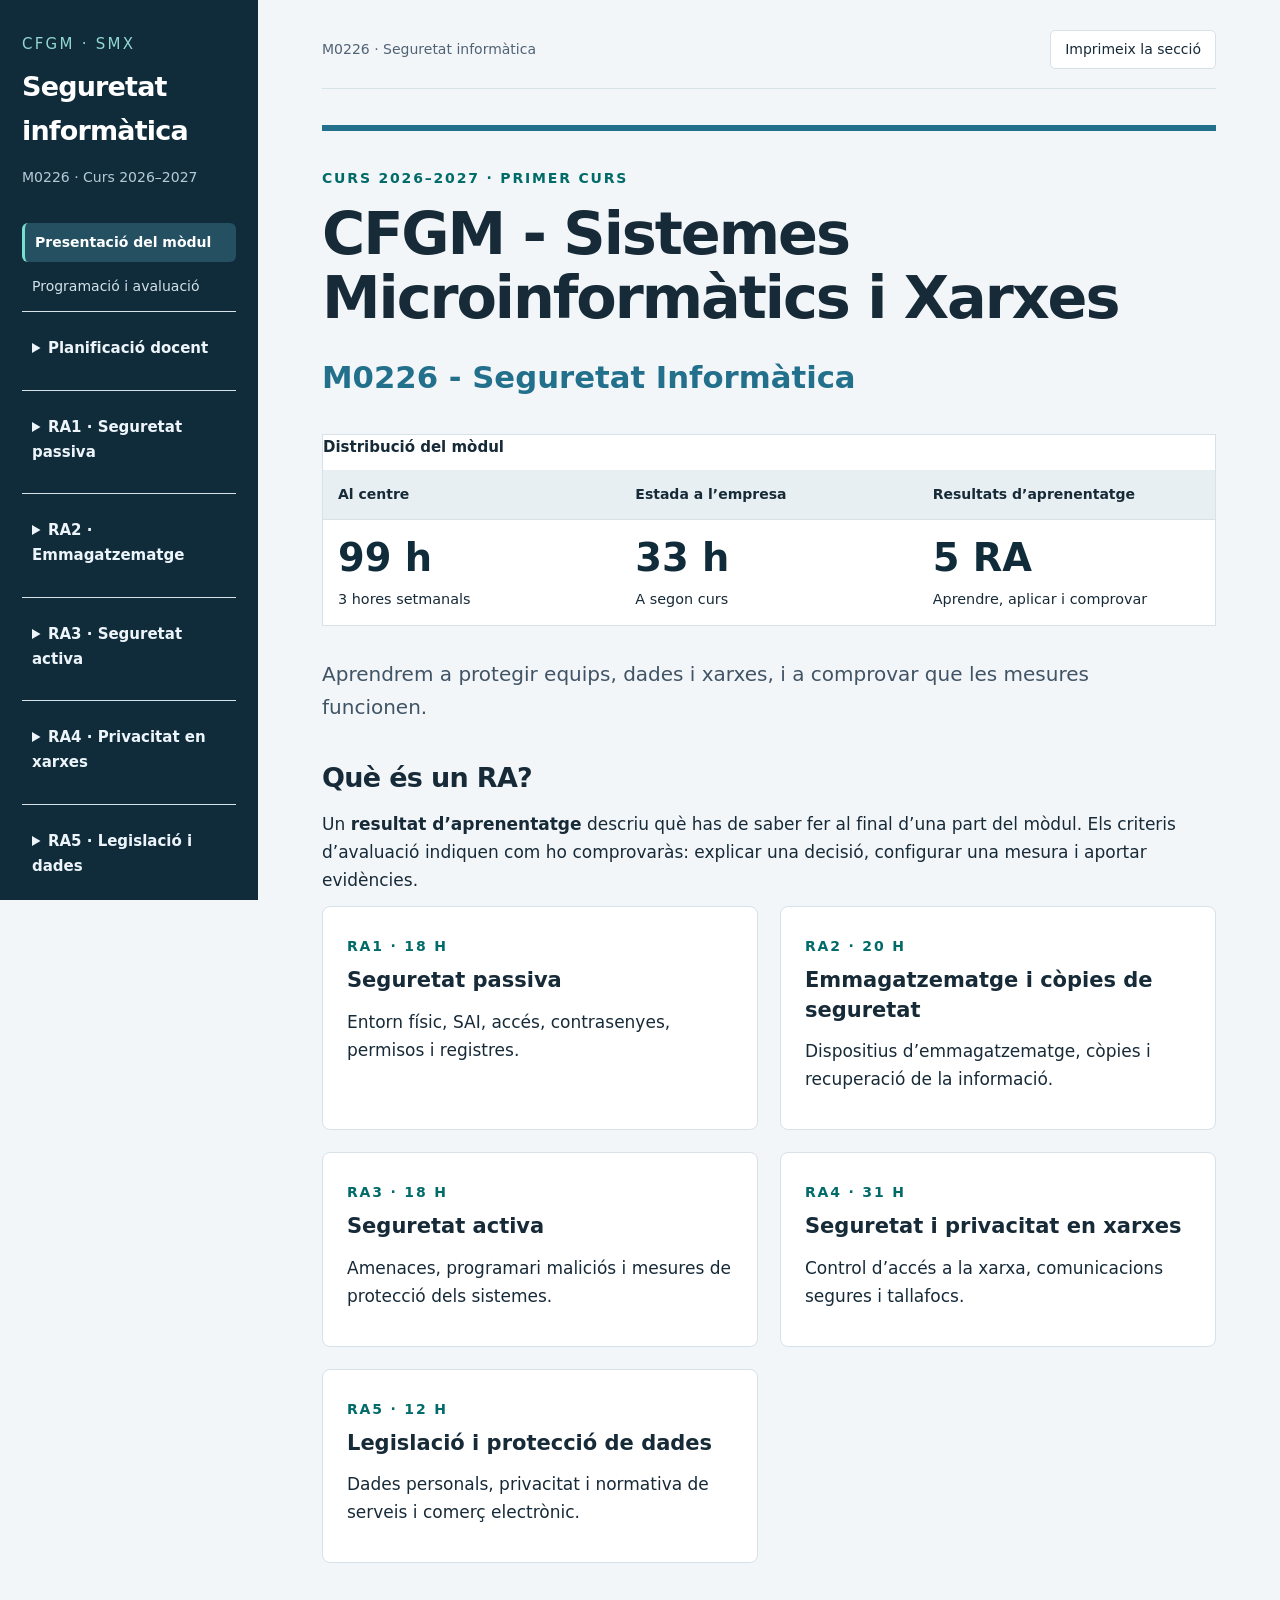
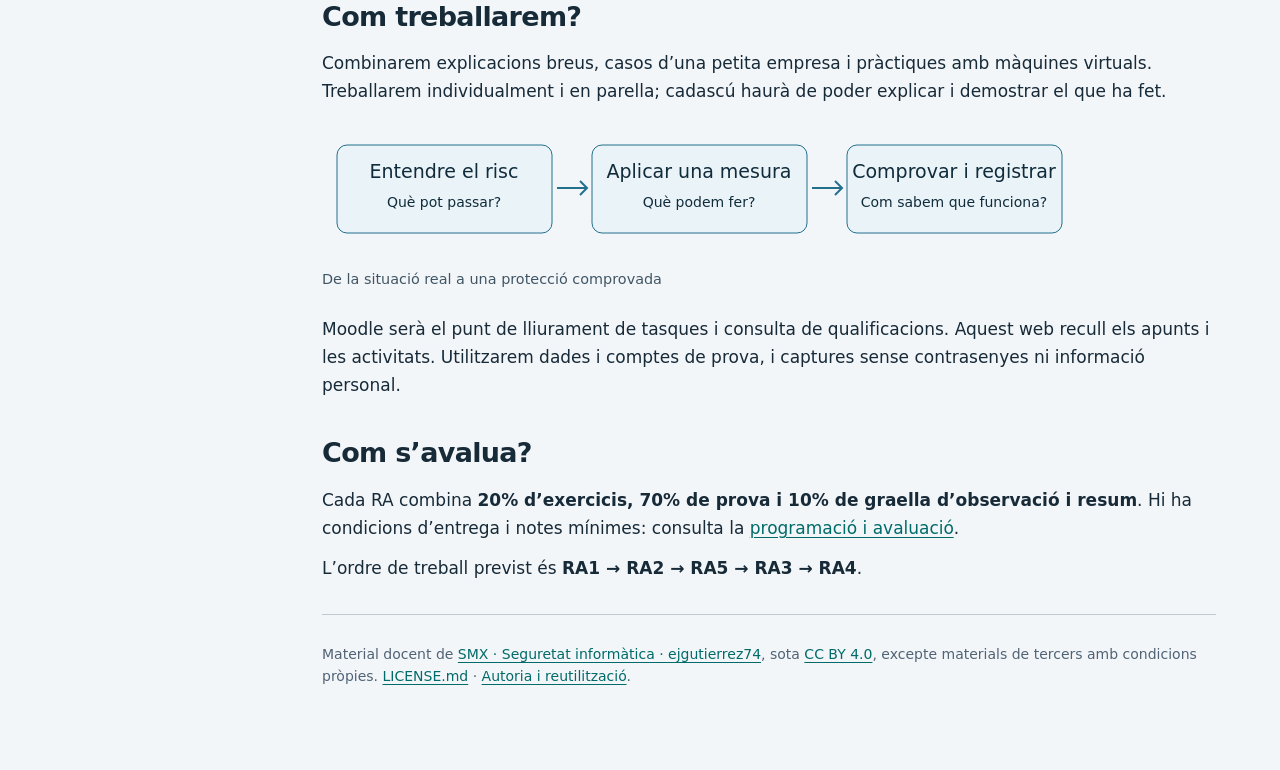
<file: index.html>
<!doctype html>
<html lang="ca">
<head>
<meta charset="utf-8">
<meta name="viewport" content="width=device-width,initial-scale=1">
<title>M0226 · Seguretat informàtica</title>
<meta name="description" content="M0226 · Seguretat informàtica. Apunts, pràctiques i criteris del currículum actual de primer curs de CFGM SMX.">
<link rel="stylesheet" href="style.css?v=20260920-access">
<link rel="icon" href="data:image/svg+xml,%3Csvg%20xmlns='http://www.w3.org/2000/svg'%20viewBox='0%200%2064%2064'%3E%3Crect%20width='64'%20height='64'%20rx='12'%20fill='%23102c3b'/%3E%3Ctext%20x='32'%20y='43'%20text-anchor='middle'%20font-size='38'%20fill='white'%20font-family='sans-serif'%3ES%3C/text%3E%3C/svg%3E">
</head>
<body data-default-panel="inici">
<a class="skip" href="#inici">Ves al contingut</a><aside><div class="brand">CFGM · SMX<strong>Seguretat<br>informàtica</strong>
</div>
<p>M0226 · Curs 2026–2027</p>
<nav aria-label="Mòdul, resultats d’aprenentatge i continguts"><a href="#inici">Presentació del mòdul</a><a href="#programacio">Programació i avaluació</a><details id="nav-planificacio"><summary>Planificació docent</summary><div class="nav-children"><a href="#planificacio-docent">Visió general</a><a href="#planificacio-ra1">Planificació RA1 · 18 h</a><a href="#planificacio-ra2">Planificació RA2 · 20 h</a><a href="#planificacio-ra3">Planificació RA3 · 18 h</a><a href="#planificacio-ra4">Planificació RA4 · 31 h</a><a href="#planificacio-ra5">Planificació RA5 · 12 h</a></div></details><details id="nav-ra1"><summary>RA1 · Seguretat passiva</summary><div class="nav-children">
<a href="ra1.html#ra1">Presentació del RA1</a><details id="nav-apunts"><summary>Apunts RA1</summary><div class="nav-children">
<a href="ra1.html#teoria">Índex dels apunts</a><a href="ra1.html#teoria/fonaments">01 Fonaments</a><a href="ra1.html#teoria/fisica">02 Entorn físic</a><a href="ra1.html#teoria/sai">03 SAI</a><a href="ra1.html#teoria/acl">04 ACL i permisos</a><a href="ra1.html#teoria/identitat">05 Identitat</a><a href="ra1.html#teoria/contrasenyes">06 Contrasenyes</a><a href="ra1.html#teoria/biometria">07 Biometria</a><a href="ra1.html#teoria/registres">08 Registres</a>
</div></details><a href="ra1.html#practiques">Pràctiques RA1</a><a href="ra1.html#prova-examen">Examen RA1</a><a href="ra1.html#avaluacio">Criteris RA1</a>
</div></details><details id="nav-ra2"><summary>RA2 · Emmagatzematge</summary><div class="nav-children"><a href="ra2.html#ra2">Presentació del RA2</a><a href="ra2.html#ra2-materials">Presentacions RA2</a><details><summary>Apunts RA2</summary><div class="nav-children"><a href="ra2.html#ra2-apunts">Índex dels apunts</a><a href="ra2.html#ra2-apunts/r2-suports">01 Emmagatzematge de la informació i suports</a><a href="ra2.html#ra2-apunts/r2-xarxa">02 Emmagatzematge en xarxa, núvol i redundància</a><a href="ra2.html#ra2-apunts/r2-copies">03 Còpies de seguretat: estratègies, rotació i custòdia</a><a href="ra2.html#ra2-apunts/r2-verificacio">04 Fer, verificar i restaurar còpies de seguretat</a></div></details><a href="ra2.html#ra2-practiques">Pràctiques RA2</a><a href="ra2.html#ra2-criteris">Criteris RA2</a></div></details><details id="nav-ra3"><summary>RA3 · Seguretat activa</summary><div class="nav-children"><a href="ra3.html#ra3">Presentació del RA3</a><details><summary>Apunts RA3</summary><div class="nav-children"><a href="ra3.html#ra3-apunts">Índex dels apunts</a><a href="ra3.html#ra3-apunts/r3-contingencia">01 Plans de contingència</a><a href="ra3.html#ra3-apunts/r3-malware">02 Virus i malware</a><a href="ra3.html#ra3-apunts/r3-actualitzacions">03 Actualitzacions</a><a href="ra3.html#ra3-apunts/r3-autenticitat">04 Origen i autenticitat</a><a href="ra3.html#ra3-apunts/r3-antimalware">05 Protecció i desinfecció</a><a href="ra3.html#ra3-apunts/r3-recuperacio">06 Recuperació de dades</a><a href="ra3.html#ra3-apunts/r3-signatura">07 Certificats i signatura</a><a href="ra3.html#ra3-apunts/r3-incidencies">08 Documentació i incidències</a></div></details><a href="ra3.html#ra3-practiques">Pràctiques RA3</a><a href="ra3.html#ra3-criteris">Criteris RA3</a></div></details><details id="nav-ra4"><summary>RA4 · Privacitat en xarxes</summary><div class="nav-children"><a href="ra4.html#ra4">Presentació del RA4</a><details><summary>Apunts RA4</summary><div class="nav-children"><a href="ra4.html#ra4-apunts">Índex dels apunts</a><a href="ra4.html#ra4-apunts/r4-privacitat">01 Privacitat i serveis de xarxa</a><a href="ra4.html#ra4-apunts/r4-fraus">02 Enginyeria social, publicitat i correu brossa</a><a href="ra4.html#ra4-apunts/r4-cablejades">03 Protecció de xarxes cablejades</a><a href="ra4.html#ra4-apunts/r4-wifi">04 Seguretat Wi-Fi</a><a href="ra4.html#ra4-apunts/r4-identificacio">05 Certificats i signatura digital</a><a href="ra4.html#ra4-apunts/r4-tallafocs">06 Tallafocs en equips i servidors</a></div></details><a href="ra4.html#ra4-practiques">Pràctiques RA4</a><a href="ra4.html#ra4-criteris">Criteris RA4</a></div></details><details id="nav-ra5"><summary>RA5 · Legislació i dades</summary><div class="nav-children"><a href="ra5.html#ra5">Presentació del RA5</a><details><summary>Apunts RA5</summary><div class="nav-children"><a href="ra5.html#ra5-apunts">Índex dels apunts</a><a href="ra5.html#ra5-apunts/r5-dades">01 Dades personals i legislació</a><a href="ra5.html#ra5-apunts/r5-persones">02 Responsabilitats, accessos i drets</a><a href="ra5.html#ra5-apunts/r5-serveis">03 Webs, comerç i correu electrònic</a><a href="ra5.html#ra5-apunts/r5-gestio">04 Normes i gestió de la seguretat</a></div></details><a href="ra5.html#ra5-practiques">Pràctiques RA5</a><a href="ra5.html#ra5-criteris">Criteris RA5</a></div></details><details id="nav-digital"><summary>Avaluació de competències digitals</summary><div class="nav-children"><a href="#competencia-digital">Criteris i activitats</a><a href="#competencia-digital/digital-ra1">RA1</a><a href="#competencia-digital/digital-ra2">RA2</a><a href="#competencia-digital/digital-ra3">RA3</a><a href="#competencia-digital/digital-ra4">RA4</a><a href="#competencia-digital/digital-ra5">RA5</a></div></details><a href="#professorat">Professorat · Accés privat</a><a href="#fonts">Fonts</a></nav><div class="nav-foot">M0226 · 99 h al centre + 33 h a l’empresa<br>RA1 · 18 hores<br>RA2 · 20 hores<br><br>Material de preparació docent</div></aside><main id="main"><div class="topline">
<span>M0226 · Seguretat informàtica</span><button id="print" class="print">Imprimeix la secció</button>
</div>
<section class="panel active" id="inici" data-title="Presentació del mòdul"><div class="course-cover"><p class="eyebrow">Curs 2026–2027 · Primer curs</p><h1>CFGM - Sistemes Microinformàtics i Xarxes</h1><p class="course-module">M0226 - Seguretat Informàtica</p><div class="table-wrap"><table class="course-hours"><caption>Distribució del mòdul</caption><thead><tr><th scope="col">Al centre</th><th scope="col">Estada a l’empresa</th><th scope="col">Resultats d’aprenentatge</th></tr></thead><tbody><tr><td><strong>99 h</strong><span>3 hores setmanals</span></td><td><strong>33 h</strong><span>A segon curs</span></td><td><strong>5 RA</strong><span>Aprendre, aplicar i comprovar</span></td></tr></tbody></table></div></div><p class="lead">Aprendrem a protegir equips, dades i xarxes, i a comprovar que les mesures funcionen.</p><h2>Què és un RA?</h2>
<p>Un <strong>resultat d’aprenentatge</strong> descriu què has de saber fer al final d’una part del mòdul. Els criteris d’avaluació indiquen com ho comprovaràs: explicar una decisió, configurar una mesura i aportar evidències.</p>
<div class="grid">
<a class="card ra-card" href="ra1.html#ra1"><span class="eyebrow">RA1 · 18 h</span><h3>Seguretat passiva</h3>
<p>Entorn físic, SAI, accés, contrasenyes, permisos i registres.</p></a><a class="card ra-card" href="ra2.html#ra2"><span class="eyebrow">RA2 · 20 h</span><h3>Emmagatzematge i còpies de seguretat</h3>
<p>Dispositius d’emmagatzematge, còpies i recuperació de la informació.</p></a><a class="card ra-card" href="ra3.html#ra3"><span class="eyebrow">RA3 · 18 h</span><h3>Seguretat activa</h3>
<p>Amenaces, programari maliciós i mesures de protecció dels sistemes.</p></a><a class="card ra-card" href="ra4.html#ra4"><span class="eyebrow">RA4 · 31 h</span><h3>Seguretat i privacitat en xarxes</h3>
<p>Control d’accés a la xarxa, comunicacions segures i tallafocs.</p></a><a class="card ra-card" href="ra5.html#ra5"><span class="eyebrow">RA5 · 12 h</span><h3>Legislació i protecció de dades</h3>
<p>Dades personals, privacitat i normativa de serveis i comerç electrònic.</p></a>
</div>
<h2>Com treballarem?</h2>
<p>Combinarem explicacions breus, casos d’una petita empresa i pràctiques amb màquines virtuals. Treballarem individualment i en parella; cadascú haurà de poder explicar i demostrar el que ha fet.</p>
<figure class="scheme"><svg viewbox="0 0 760 130" role="img" aria-label="De la situació real a una protecció comprovada"><title>De la situació real a una protecció comprovada</title>
<rect x="15" y="15" width="215" height="88" rx="10" fill="#eaf3f8" stroke="#22708c"></rect><text x="122" y="48" text-anchor="middle" font-size="19" fill="#102c3b">Entendre el risc</text><text x="122" y="77" text-anchor="middle" font-size="14" fill="#102c3b">Què pot passar?</text><path d="M235 58h30m-7-7 7 7-7 7" fill="none" stroke="#22708c" stroke-width="2"></path><rect x="270" y="15" width="215" height="88" rx="10" fill="#eaf3f8" stroke="#22708c"></rect><text x="377" y="48" text-anchor="middle" font-size="19" fill="#102c3b">Aplicar una mesura</text><text x="377" y="77" text-anchor="middle" font-size="14" fill="#102c3b">Què podem fer?</text><path d="M490 58h30m-7-7 7 7-7 7" fill="none" stroke="#22708c" stroke-width="2"></path><rect x="525" y="15" width="215" height="88" rx="10" fill="#eaf3f8" stroke="#22708c"></rect><text x="632" y="48" text-anchor="middle" font-size="19" fill="#102c3b">Comprovar i registrar</text><text x="632" y="77" text-anchor="middle" font-size="14" fill="#102c3b">Com sabem que funciona?</text></svg><figcaption>De la situació real a una protecció comprovada</figcaption></figure><p>Moodle serà el punt de lliurament de tasques i consulta de qualificacions. Aquest web recull els apunts i les activitats. Utilitzarem dades i comptes de prova, i captures sense contrasenyes ni informació personal.</p>
<h2>Com s’avalua?</h2>
<p>Cada RA combina <strong>20% d’exercicis, 70% de prova i 10% de graella d’observació i resum</strong>. Hi ha condicions d’entrega i notes mínimes: consulta la <a href="#programacio">programació i avaluació</a>.</p>
<p>L’ordre de treball previst és <strong>RA1 → RA2 → RA5 → RA3 → RA4</strong>.</p></section><section class="panel" id="programacio" data-title="Programació i avaluació"><div class="eyebrow">M0226 · Seguretat informàtica</div>
<h1>Programació i avaluació</h1>
<p class="lead">Guia de funcionament i avaluació del curs 2026–2027, basada en la programació facilitada pel professorat.</p>
<p class="notice"><strong>Ordre de realització del mòdul:</strong> RA1 → RA2 → RA5 → RA3 → RA4.</p><h2>Distribució del mòdul</h2>
<div class="table-wrap"><table>
<thead><tr>
<th>RA</th>
<th>Contingut</th>
<th>Hores al centre</th>
</tr></thead>
<tbody>
<tr>
<td>RA1</td>
<td>Seguretat passiva</td>
<td>18</td>
</tr>
<tr>
<td>RA2</td>
<td>Emmagatzematge i còpies de seguretat</td>
<td>20</td>
</tr>
<tr>
<td>RA3</td>
<td>Seguretat activa</td>
<td>18</td>
</tr>
<tr>
<td>RA4</td>
<td>Seguretat i privacitat en xarxes</td>
<td>31</td>
</tr>
<tr>
<td>RA5</td>
<td>Legislació i protecció de dades</td>
<td>12</td>
</tr>
</tbody>
</table></div>
<p>Total: <strong>99 hores al centre + 33 hores a l’empresa = 132 hores</strong>.</p>
<div id="programacio-ra-curriculum"><h2>Resultats d’aprenentatge, criteris d’avaluació i continguts</h2><p>Selecciona un RA per consultar-ne el nom complet, els criteris d’avaluació i els continguts. Es mostra un RA cada vegada.</p><div class="toc" role="tablist" aria-label="Resultat d’aprenentatge"><a href="#programacio/programacio-ra1" id="programacio-tab-ra1" role="tab" aria-controls="programacio-ra1" aria-selected="true">RA1</a><a href="#programacio/programacio-ra2" id="programacio-tab-ra2" role="tab" aria-controls="programacio-ra2" aria-selected="false">RA2</a><a href="#programacio/programacio-ra3" id="programacio-tab-ra3" role="tab" aria-controls="programacio-ra3" aria-selected="false">RA3</a><a href="#programacio/programacio-ra4" id="programacio-tab-ra4" role="tab" aria-controls="programacio-ra4" aria-selected="false">RA4</a><a href="#programacio/programacio-ra5" id="programacio-tab-ra5" role="tab" aria-controls="programacio-ra5" aria-selected="false">RA5</a></div><article id="programacio-ra1" role="tabpanel" aria-labelledby="programacio-tab-ra1"><h3>RA1. Aplica mesures de seguretat passiva en sistemes informàtics descrivint característiques d'entorns i relacionant-les amb les seves necessitats.</h3><h4>Criteris d’avaluació</h4><ol class="ca-letter-list"><li><strong>1.a </strong>Valora la importància de mantenir la informació segura.</li><li><strong>1.b </strong>Descriu les diferències entre seguretat física i lògica.</li><li><strong>1.c </strong>Defineix les característiques de la ubicació física i condicions ambientals dels equips i servidors.</li><li><strong>1.d </strong>Identifica la necessitat de protegir físicament els sistemes informàtics.</li><li><strong>1.e </strong>Verifica el funcionament dels sistemes d'alimentació ininterrompuda.</li><li><strong>1.f </strong>Selecciona els punts d'aplicació dels sistemes d'alimentació ininterrompuda.</li><li><strong>1.g </strong>Esquematitza les característiques d'una política de seguretat basada en llistes de control d'accés.</li><li><strong>1.h </strong>Valora la importància d'establir una política de contrasenyes.</li><li><strong>1.i </strong>Valora els avantatges que suposa la utilització de sistemes biomètrics.</li><li class="digital-ca"><strong>*1.k · Aplica els procediments establerts en la competència digital A4C1 (4.1 Protegir els dispositius)</strong> utilitzant els equipaments, eines i aplicacions informàtiques adients, amb criteris de qualitat.</li><li class="digital-ca"><strong>*1.l · Aplica els procediments establerts en la competència digital A4C2 (4.2 Protegir les dades personals i la privacitat)</strong> utilitzant els equipaments, eines i aplicacions informàtiques adients, amb criteris de qualitat.</li></ol><h4>Continguts</h4><p><strong>1.Aplicació de mesures de seguretat passiva:</strong></p><ul class="curriculum-contents"><li>1.1 Ubicació física i condicions ambientals dels equips i servidors.</li><li>1.2 Protecció física dels sistemes informàtics.</li><li>1.3 Els sistemes d’alimentació ininterrompuda.</li><li>1.4 Aplicació dels sistemes d’alimentació ininterrompuda.</li><li>1.5 Polítiques de seguretat basades en llistes de control d’accés.</li><li>1.6 Polítiques de contrasenyes; sistemes biomètrics.</li><li>1.7 Mecanismes de seguretat d’accés al sistema.</li><li>1.8 Permisos i drets d’usuaris.</li><li>1.9 Gestió de l’inventari dels registres d’usuaris, incidències i alarmes.</li></ul></article><article id="programacio-ra2" hidden="hidden" role="tabpanel" aria-labelledby="programacio-tab-ra2"><h3>RA2. Gestiona dispositius d'emmagatzematge descrivint els procediments efectuats i aplicant tècniques per assegurar la integritat de la informació.</h3><h4>Criteris d’avaluació</h4><ol class="ca-letter-list"><li><strong>2.a </strong>Interpreta la documentació tècnica relativa a la política d'emmagatzematge.</li><li><strong>2.b </strong>Té en compte factors inherents a l'emmagatzematge de la informació (rendiment, disponibilitat, accessibilitat, entre d’altres)..</li><li><strong>2.c </strong>Classifica i enumera els principals mètodes d'emmagatzematge inclosos els sistemes d'emmagatzematge en xarxa.</li><li><strong>2.d </strong>Descriu les tecnologies d'emmagatzematge redundant i distribuït.</li><li><strong>2.e </strong>Selecciona estratègies per a la realització de còpies de seguretat.</li><li><strong>2.f </strong>Té en compte la freqüència i l'esquema de rotació.</li><li><strong>2.g </strong>Realitza còpies de seguretat amb diferents estratègies.</li><li><strong>2.h </strong>Identifica les característiques dels mitjans d'emmagatzematge remots i extraïbles.</li><li><strong>2.i </strong>Utilitza mitjans d'emmagatzematge remots i extraïbles.</li><li><strong>2.j </strong>Crea i restaura imatges de suport de sistemes en funcionament.</li><li class="digital-ca"><strong>*2.k · Aplica els procediments establerts en la competència digital A3C3 (3.3 Copyright i llicències)</strong> utilitzant els equipaments, eines i aplicacions informàtiques adients, amb criteris de qualitat</li></ol><h4>Continguts</h4><p><strong>2. Gestió de dispositius d’emmagatzematge</strong></p><ul class="curriculum-contents"><li>2.1 Emmagatzematge de la informació: paràmetres de configuració, rendiment, disponibilitat, accessibilitat.</li><li>2.2 Mètodes d’emmagatzematge locals i en xarxa.</li><li>2.3 Tecnologies d’emmagatzematge redundant i distribuït.</li><li>2.4 Programació temporal de còpies de seguretat seguint esquemes de rotació.</li><li>2.5 Realització de còpies de seguretat seguint diverses estratègies.</li><li>2.6 Utilització de suports d’emmagatzematge remots i extraïbles.</li><li>2.7 Creació i restauració de còpies de seguretat.</li><li>2.8 Aplicació de procediments de mesura de rendiment, de verificació i de detecció d’anomalies.</li><li>2.9 Custòdia de suports d’emmagatzematge.</li></ul></article><article id="programacio-ra3" hidden="hidden" role="tabpanel" aria-labelledby="programacio-tab-ra3"><h3>RA3. Aplica mecanismes de seguretat activa descrivint-ne les característiques i relacionant-les amb les necessitats d'ús del sistema informàtic.</h3><h4>Criteris d’avaluació</h4><ol class="ca-letter-list"><li><strong>3.a </strong>Segueix plans de contingència per actuar davant fallades de seguretat.</li><li><strong>3.b </strong>Classifica els principals tipus de programari maliciós.</li><li><strong>3.c </strong>Realitza actualitzacions periòdiques dels sistemes per a corregir possibles vulnerabilitats.</li><li><strong>3.d </strong>Verifica l'origen i l'autenticitat de les aplicacions que s'instal·len en els sistemes.</li><li><strong>3.e </strong>Instal·la, prova i actualitza aplicacions específiques per a la detecció i eliminació de programari maliciós.</li><li><strong>3.f </strong>Aplica tècniques de recuperació de dades.</li><li class="digital-ca"><strong>*3.g · Aplica els procediments establerts en la competència digital A2C3 (2.3 Compromís ciutadà en tecnologies digitals)</strong> utilitzant els equipaments, eines i aplicacions informàtiques adients, amb criteris de qualitat.</li></ol><h4>Continguts</h4><p><strong>3. Aplicació de mecanismes de seguretat activa</strong></p><ul class="curriculum-contents"><li>3.1 Fallades de seguretat: plans de contingència.</li><li>3.2 Virus i programes maliciosos.</li><li>3.3 Utilització de mecanismes per a la verificació de l’origen i l’autenticitat d’aplicacions.</li><li>3.4 Instal·lació, prova, utilització, actualització i automatització d’eines per a la protecció i desinfecció contra programari maliciós.</li><li>3.5 Utilització de tècniques de recuperació de dades.</li><li>3.6 Sistemes d’identificació: signatura electrònica, certificat digital.</li><li>3.7 Obtenció d’identificacions digitals; utilització de signatura electrònica, especialment en documents i de missatgeria electrònica, seguint la documentació que descriu els procediments.</li><li>3.8 Interpretació i utilització com a ajuda de documentació tècnica.</li><li>3.9 Detecció i resolució d’incidències seguint les instruccions pertinents.</li><li>3.10 Documentació de les incidències de seguretat.</li></ul></article><article id="programacio-ra4" hidden="hidden" role="tabpanel" aria-labelledby="programacio-tab-ra4"><h3>RA4. Assegura la privadesa de la informació transmesa en xarxes informàtiques descrivint vulnerabilitats i instal·lant programari específic.</h3><h4>Criteris d’avaluació</h4><ol class="ca-letter-list"><li><strong>4.a </strong>Identifica la necessitat d'inventariar i controlar els serveis de xarxa.</li><li><strong>4.b </strong>Contrasta la incidència de les tècniques d'enginyeria social en els fraus informàtics i robatoris d'informació.</li><li><strong>4.c </strong>Dedueix la importància de minimitzar el volum de trànsit generat per la publicitat i el correu brossa.</li><li><strong>4.d </strong>Aplica mesures per evitar el monitoratge de xarxes cablejades.</li><li><strong>4.e </strong>Classifica i valora les propietats de seguretat dels protocols usats en xarxes sense fils.</li><li><strong>4.f </strong>Descriu sistemes d'identificació com la signatura electrònica, certificat digital, entre altres.</li><li><strong>4.g </strong>Utilitza sistemes d'identificació com la signatura electrònica, certificat digital, entre altres.</li><li><strong>4.h </strong>Instal·la i configura un tallafocs en un equip o servidor.</li></ol><h4>Continguts</h4><p><strong>4. Assegurament de la privacitat:</strong></p><ul class="curriculum-contents"><li>4.1 Mètodes per a assegurar la privacitat de la informació transmesa.</li><li>4.2 Fraus informàtics i robatoris d'informació.</li><li>4.3 Control del monitoratge en xarxes cablejades.</li><li>4.4 Seguretat en xarxes sense fils.</li><li>4.5 Sistemes d'identificació: signatura electrònica, certificats digitals i altres.</li><li>4.6 Tallafocs en equips i servidors.</li></ul></article><article id="programacio-ra5" hidden="hidden" role="tabpanel" aria-labelledby="programacio-tab-ra5"><h3>RA5. Reconeix la legislació i normativa sobre seguretat i protecció de dades analitzant-ne les repercussions de l’incompliment.</h3><h4>Criteris d’avaluació</h4><ol class="ca-letter-list"><li><strong>5.a </strong>Descriu la legislació sobre protecció de dades de caràcter personal.</li><li><strong>5.b </strong>Determina la necessitat de controlar l'accés a la informació personal emmagatzemada.</li><li><strong>5.c </strong>Identifica les figures legals que intervenen en el tractament i manteniment dels fitxers de dades.</li><li><strong>5.d </strong>Contrasta l'obligació de posar a disposició de les persones les dades personals que els concerneixen.</li><li><strong>5.e </strong>Descriu la legislació actual sobre els serveis de la societat de la informació i comerç electrònic.</li><li><strong>5.f </strong>Contrasta les normes sobre gestió de seguretat de la informació.</li><li class="digital-ca"><strong>*5.g · Aplica els procediments establerts en la competència digital A2C5 (2.5 Netiquette)</strong> utilitzant els equipaments, eines i aplicacions informàtiques adients, amb criteris de qualitat.</li><li class="digital-ca"><strong>*5.h · Aplica els procediments establerts en la competència digital A2C6 (2.6 Gestió de la identitat digital)</strong> utilitzant els equipaments, eines i aplicacions informàtiques adients, amb criteris de qualitat.</li></ol><h4>Continguts</h4><p><strong>5. Compliment de la legislació i de les normes sobre seguretat:</strong></p><ul class="curriculum-contents"><li>5.1 Legislació sobre protecció de dades.</li><li>5.2 Legislació sobre els serveis de la societat de la informació i correu electrònic.</li></ul></article><p class="small">Els criteris marcats amb * corresponen a competències digitals de centre. Consulta també <a href="#competencia-digital">Avaluació de competències digitals</a>.</p></div><div id="programacio-competencies-digitals"><h2>Avaluació de competències digitals</h2><p>Aquestes activitats serveixen per avaluar les competències digitals dels alumnes. Els criteris amb * es mantenen dins de cada RA i es recullen també aquí per explicar quin aspecte de la competència digital treballem.</p><div class="digital-criterion"><p><strong>*1.k · Aplica els procediments establerts en la competència digital A4C1 (4.1 Protegir els dispositius)</strong> utilitzant els equipaments, eines i aplicacions informàtiques adients, amb criteris de qualitat.</p><p>Treballem i avaluem la competència digital <strong>4.1 Protegir els dispositius</strong>.</p></div><div class="digital-criterion"><p><strong>*1.l · Aplica els procediments establerts en la competència digital A4C2 (4.2 Protegir les dades personals i la privacitat)</strong> utilitzant els equipaments, eines i aplicacions informàtiques adients, amb criteris de qualitat.</p><p>Treballem i avaluem la competència digital <strong>4.2 Protegir les dades personals i la privacitat</strong>.</p></div><div class="digital-criterion"><p><strong>*2.k · Aplica els procediments establerts en la competència digital A3C3 (3.3 Copyright i llicències)</strong> utilitzant els equipaments, eines i aplicacions informàtiques adients, amb criteris de qualitat</p><p>Treballem i avaluem la competència digital <strong>3.3 Copyright i llicències</strong>.</p></div><div class="digital-criterion"><p><strong>*3.g · Aplica els procediments establerts en la competència digital A2C3 (2.3 Compromís ciutadà en tecnologies digitals)</strong> utilitzant els equipaments, eines i aplicacions informàtiques adients, amb criteris de qualitat.</p><p>Treballem i avaluem la competència digital <strong>2.3 Compromís ciutadà en tecnologies digitals</strong>.</p></div><div class="digital-criterion"><p><strong>*5.g · Aplica els procediments establerts en la competència digital A2C5 (2.5 Netiquette)</strong> utilitzant els equipaments, eines i aplicacions informàtiques adients, amb criteris de qualitat.</p><p>Treballem i avaluem la competència digital <strong>2.5 Netiquette</strong>.</p></div><div class="digital-criterion"><p><strong>*5.h · Aplica els procediments establerts en la competència digital A2C6 (2.6 Gestió de la identitat digital)</strong> utilitzant els equipaments, eines i aplicacions informàtiques adients, amb criteris de qualitat.</p><p>Treballem i avaluem la competència digital <strong>2.6 Gestió de la identitat digital</strong>.</p></div><p>Consulta les <a href="#competencia-digital">activitats, els lliuraments i les evidències de competència digital</a>.</p></div><h2>Qualificació de cada RA</h2>
<div class="table-wrap"><table>
<thead><tr>
<th>Instrument</th>
<th>Pes</th>
<th>Què inclou</th>
</tr></thead>
<tbody>
<tr>
<td>Pt · Exercicis</td>
<td>20%</td>
<td>Recull de treballs teòrics i pràctics; tots amb el mateix pes dins Pt.</td>
</tr>
<tr>
<td>Pe · Prova</td>
<td>70%</td>
<td>Prova escrita o escrita-pràctica del RA.</td>
</tr>
<tr>
<td>Gr · Graella i resum</td>
<td>10%</td>
<td>Observació del treball i resum-esquema manuscrit.</td>
</tr>
</tbody>
</table></div>
<div class="formula">Nota del RA = 0,20 × Pt + 0,70 × Pe + 0,10 × Gr</div>
<h3>Condicions per aprovar</h3>
<ul>
<li>La nota del RA ha de ser igual o superior a <strong>5</strong>.</li>
<li>La prova Pe ha de tenir una nota mínima de <strong>4</strong>. Si és inferior, la nota del RA és la mitjana calculada amb un màxim de 4.</li>
<li>
<strong>Totes les tasques són obligatòries.</strong> Si falta qualsevol tasca, la nota màxima del RA és 4.</li>
<li>Els retards injustificats repercuteixen en la graella d’observació.</li>
</ul>
<h3>Resum abans de l’examen</h3>
<p>Per poder fer la prova, cal lliurar abans o el mateix dia un resum-esquema <strong>fet a mà</strong>: com a mínim una cara d’un full i com a màxim les dues cares. El lliurament no implica que es pugui consultar durant l’examen.</p>
<h3>Dos exemples de nota</h3>
<p>Amb Pt = 8, Pe = 6 i Gr = 7: 1,6 + 4,2 + 0,7 = <strong>6,5</strong>, si s’han lliurat totes les tasques. Amb Pt = 9, Pe = 3 i Gr = 9: la mitjana seria 4,8, però la nota queda en <strong>4</strong> perquè Pe és inferior a 4.</p>
<h3>Treball propi</h3>
<p>Les còpies parcials o totals, inclòs l’ús d’IA sense autorització expressa del docent, fan que l’activitat no se superi, d’acord amb la programació. Cal poder explicar els procediments i els resultats lliurats.</p>
<div id="programacio-notes-modul"><h2>Nota final i nota provisional del mòdul</h2><h3>Nota final del mòdul</h3><p class="small">Q significa qualificació; Q<sub>empresa</sub> és la nota de l’estada a l’empresa.</p><p>La nota final incorpora els cinc RA i l’estada a l’empresa, que es farà a <strong>segon curs</strong>. Per superar el mòdul cal tenir <strong>tots els RA i l’estada a l’empresa aprovats per separat</strong>.</p><div class="grade-equation"><math xmlns="http://www.w3.org/1998/Math/MathML" display="block" aria-label="Nota final del mòdul"><mrow><msub><mi>Q</mi><mtext>final</mtext></msub><mo>=</mo><mrow><mrow><mo>(</mo><mn>0,15</mn><mo>×</mo><msub><mi>RA</mi><mn>1</mn></msub><mo>)</mo></mrow><mo>+</mo><mrow><mo>(</mo><mn>0,15</mn><mo>×</mo><msub><mi>RA</mi><mn>2</mn></msub><mo>)</mo></mrow><mo>+</mo><mrow><mo>(</mo><mn>0,15</mn><mo>×</mo><msub><mi>RA</mi><mn>3</mn></msub><mo>)</mo></mrow><mo>+</mo><mrow><mo>(</mo><mn>0,30</mn><mo>×</mo><msub><mi>RA</mi><mn>4</mn></msub><mo>)</mo></mrow><mo>+</mo><mrow><mo>(</mo><mn>0,15</mn><mo>×</mo><msub><mi>RA</mi><mn>5</mn></msub><mo>)</mo></mrow></mrow><mo>+</mo><mrow><mo>(</mo><mn>0,10</mn><mo>×</mo><msub><mi>Q</mi><mtext>empresa</mtext></msub><mo>)</mo></mrow></mrow></math></div><h3>Nota provisional: tots els RA aprovats i pendent de la nota d’empresa</h3><p>Quan s’han aprovat els cinc RA i encara falta la nota de l’estada a l’empresa de segon curs, es facilita una <strong>nota provisional</strong> calculada només amb els RA. Els pesos dels RA sumen el 90%; per expressar aquesta nota sobre 10, es multiplica la suma ponderada per <strong>10/9</strong>.</p><div class="grade-equation"><math xmlns="http://www.w3.org/1998/Math/MathML" display="block" aria-label="Nota provisional del mòdul"><mrow><msub><mi>Q</mi><mtext>provisional</mtext></msub><mo>=</mo><mo>[</mo><mrow><mrow><mo>(</mo><mn>0,15</mn><mo>×</mo><msub><mi>RA</mi><mn>1</mn></msub><mo>)</mo></mrow><mo>+</mo><mrow><mo>(</mo><mn>0,15</mn><mo>×</mo><msub><mi>RA</mi><mn>2</mn></msub><mo>)</mo></mrow><mo>+</mo><mrow><mo>(</mo><mn>0,15</mn><mo>×</mo><msub><mi>RA</mi><mn>3</mn></msub><mo>)</mo></mrow><mo>+</mo><mrow><mo>(</mo><mn>0,30</mn><mo>×</mo><msub><mi>RA</mi><mn>4</mn></msub><mo>)</mo></mrow><mo>+</mo><mrow><mo>(</mo><mn>0,15</mn><mo>×</mo><msub><mi>RA</mi><mn>5</mn></msub><mo>)</mo></mrow></mrow><mo>]</mo><mo>×</mo><mfrac><mn>10</mn><mn>9</mn></mfrac></mrow></math></div><p>Aquesta nota és provisional fins que es disposi de la qualificació de l’estada a l’empresa. Si algun RA està suspès, no es compleix la condició per aplicar aquesta nota provisional.</p><p><strong>Exemple:</strong> si la nota de cadascun dels cinc RA és 7, la suma ponderada és 6,3 i la nota provisional és 6,3 × 10/9 = <strong>7</strong>. Si posteriorment la nota d’empresa és 8, la nota final és 6,3 + 0,10 × 8 = <strong>7,1</strong>.</p></div><div id="programacio-recuperacio"><h2>Recuperació · segona convocatòria</h2><p>Si no se supera el mòdul en primera convocatòria perquè hi ha algun RA suspès, es té dret a una segona convocatòria. Segons la programació, consisteix en una prova per cada RA del mòdul, <strong>per tots els RA</strong>, i cal superar-los tots.</p><div class="notice amber"><h3>Treballs previs: requisit per poder fer l’examen</h3><p><strong>El professor pot encarregar treballs o activitats com a requisit previ per presentar-se a l’examen de recuperació de qualsevol RA.</strong> Els comunicarà amb suficient antelació. Si els estableix, és indispensable <strong>lliurar-los amb criteris de qualitat i que el docent els validi</strong> per poder fer l’examen.</p><p>Per tant, quan s’hagin encarregat aquestes tasques prèvies, no n’hi ha prou de presentar-se el dia de la prova: cal haver complert aquest requisit.</p></div><p>La recuperació es farà en el període establert pel centre. En el càlcul de la nota del mòdul es manté la mateixa proporció de notes dels RA que a la convocatòria ordinària.</p></div></section>

<section class="panel" id="fonts" data-title="Fonts i adaptació"><div class="eyebrow">Origen i criteri editorial</div>
<h1>Fonts dels RA actuals.</h1>
<p class="lead">Els RA, els criteris d’avaluació i els continguts de la programació actual determinen el temari. Els materials de l’IOC i les presentacions de les antigues UF només s’utilitzen per explicar aquests continguts.</p>
<h2>Materials aportats</h2>
<p>Arxiu <strong>M6UF1.zip</strong>: deu presentacions amb atribució interna al professor Carles Franquesa. S’han revisat els textos de les diapositives. La teoria d’aquest espai està reescrita i reorganitzada; no reprodueix les presentacions íntegres.</p>
<div class="table-wrap"><table class="">
<thead><tr>
<th>Material de la UF1</th>
<th>Ús al RA1</th>
</tr></thead>
<tbody>
<tr>
<td>h0 · Presentació del mòdul</td>
<td>Només context. S’han substituït les UF i durades antigues pel RA i les 18 hores facilitats.</td>
</tr>
<tr>
<td>h1 · Introducció</td>
<td>Fonaments, CID, amenaces i riscos.</td>
</tr>
<tr>
<td>h2 · Seguretat física</td>
<td>Entorn, protecció i casos de CPD.</td>
</tr>
<tr>
<td>h3 · CPD i SAI</td>
<td>Ubicació, infraestructura i funcionament del SAI.</td>
</tr>
<tr>
<td>h4 · SAI (2)</td>
<td>Dimensionament i exercicis, amb càlculs reformulats.</td>
</tr>
<tr>
<td>h6 · Encriptació</td>
<td>Només la distinció entre xifrat i hash necessària per explicar la protecció de contrasenyes. No s’hi incorpora un bloc de criptografia avançada.</td>
</tr>
<tr>
<td>h7 · Biometria</td>
<td>Comparació, errors i privacitat, amb actualització del tractament jurídic.</td>
</tr>
<tr>
<td>h8 · Certificats i signatura</td>
<td>No s’inclou al RA1. Certificats i signatura es treballen als RA3 i RA4, d’acord amb els seus continguts actuals.</td>
</tr>
<tr>
<td>h9 · Control d’accés</td>
<td>Subjectes, recursos, matriu, permisos i grups.</td>
</tr>
<tr>
<td>h10 · ACL</td>
<td>Pràctiques getfacl/setfacl i verificació de permisos.</td>
</tr>
</tbody>
</table></div>
<h2>Ajustos tècnics rellevants</h2>
<ul>
<li>En corrent altern, V × I dona VA; per obtenir W també cal el factor de potència. La selecció d’un SAI comprova W i VA, i l’autonomia es consulta o es mesura per separat.</li>
<li>Una topologia online no garanteix més autonomia. El temps de commutació s’interpreta segons el mode de funcionament.</li>
<li>Els marges i les condicions ambientals dels exemples són hipòtesis didàctiques. No es presenten com a normes universals.</li>
<li>Un hash no és un xifrat reversible, i una autenticació biomètrica fallida no autentica l’usuari.</li>
<li>La biometria requereix analitzar necessitat, proporcionalitat i legitimació; no n’hi ha prou amb un consentiment signat.</li>
<li>Les ACL es comproven amb el compte destinatari i es tenen en compte els permisos dels directoris pare.</li>
</ul>
<h2>Referència de teoria indicada</h2>
<p>El document <a href="https://es.scribd.com/document/672440986/SMX-M6-UF1-1-Introduccio-a-la-seguretat">SMX M6 UF1 · Introducció a la seguretat, a Scribd</a> no ha estat accessible durant la preparació. No s’ha utilitzat com a font llegida ni es pot garantir que aquests apunts reprodueixin el seu estil exacte.</p>
<h2>Fonts tècniques consultades</h2>
<ul class="linklist">
<li>
<a href="https://pages.nist.gov/800-63-4/sp800-63b.html">NIST SP 800-63B-4 · Authentication and Authenticator Management</a>. Política de contrasenyes i factors d’autenticació.</li>
<li>
<a href="https://www.aepd.es/guias/guia-control-presencia-biometrico.pdf">AEPD · Guia de control de presència mitjançant sistemes biomètrics</a>. Necessitat, proporcionalitat i protecció de dades.</li>
<li>
<a href="https://www.se.com/us/en/faqs/FA158812/">Schneider Electric / APC · Protecció d’impressores làser</a>. Compatibilitat i pics de consum.</li>
<li>
<a href="https://man7.org/linux/man-pages/man5/acl.5.html">Linux manual · acl(5)</a>. Màscara, herència i permisos efectius.</li>
<li>
<a href="https://learn.microsoft.com/en-us/previous-versions/windows/it-pro/windows-10/security/threat-protection/auditing/event-4625">Microsoft Learn · Esdeveniment 4625</a>. Interpretació d’inicis de sessió fallits.</li>
</ul>
<p class="small">Els criteris, continguts i la distribució base provenen de la taula actual facilitada pel docent. Les eines de laboratori requereixen preparació prèvia. Les antigues UF només són suport.</p><div id="fonts-ra2"><h2>RA2 · Adaptació de M6Uf2.zip</h2><p>Apunts elaborats a partir de les cinc presentacions aportades, amb atribució interna al professor Carles Franquesa, curs 2023–2024: h1 Gestió de dispositius; h2 Estratègies d’emmagatzematge; h3 Emmagatzematge local; h4 Emmagatzematge en xarxa; h5 Estratègies en còpies de seguretat. El contingut s’ha reescrit i organitzat segons el RA2 i els criteris facilitats, en 20 hores.</p><p>Es mantenen els pesos del mòdul i les 20 hores de la taula actual. La competència A3C3 es valida en una activitat independent del centre.</p><p>S’han corregit les classificacions de DAS, NAS i SAN, les generalitzacions sobre capacitat i la confusió entre redundància i còpia. Les particions del mateix disc no ofereixen independència física. La velocitat real s’ha de mesurar i no es dedueix del ping.</p><p>Referències complementàries: <a href="https://learn.microsoft.com/en-us/windows-server/storage/file-server/volume-shadow-copy-service">Microsoft · VSS</a>, <a href="https://creativecommons.org/share-your-work/cclicenses/">Creative Commons · Llicències</a>. Adaptació del RA2: 16/09/2026.</p></div><div><h2>Prioritat curricular i adaptació</h2><p><strong>Aquest criteri s’aplica als cinc RA:</strong> només s’incorporen explicacions, exemples i activitats que desenvolupen els criteris d’avaluació o els continguts de la programació actual. La coincidència amb una antiga UF no converteix tot el seu temari en contingut del RA.</p><p>Les eines dels exemples serveixen per practicar els procediments previstos; no creen nous continguts ni criteris d’avaluació. No s’afegeixen blocs opcionals només perquè apareguin a l’IOC o a les presentacions antigues. Els criteris digitals amb asterisc es conserven en el seu RA i les activitats corresponents es recullen a Avaluació de competències digitals.</p></div><div><h2>RA3 · Fonts i adaptació</h2><p>La programació actual és prioritària: 18 hores, criteris 3.a–3.f, *3.g i continguts 3.1–3.10. La referència temàtica és l’antiga <strong>UF4 · Seguretat activa</strong>: document IOC de Josep Pons Carrió i vuit presentacions de Carles Franquesa (curs 2023–2024), aportades a <code>M6UF4(2).zip</code>. El material complementari de signatura és de Tomás García-Merás / atSistemas.</p><p>S’han revisat contingència, recuperació, alarmes, antivirus, característiques del malware i protecció. Es mantenen les actualitzacions periòdiques exigides pel criteri 3.c. S’han substituït les referències a WGA/OGA i MD5 per verificacions de font, SHA-256 i signatures; el programari lliure també pot estar signat. No es promet recuperació garantida ni immunitat de cap sistema operatiu. Les signatures i els certificats es conserven perquè figuren als continguts actuals 3.6–3.7.</p><p>Documentació de suport: ClamAV, CGSecurity, GnuPG, Thunderbird i INCIBE, enllaçada als apunts. La UF3 de legislació correspon a RA5.</p></div><div id="llicencia"><h2>Llicència i reutilització</h2><p>El material docent propi d’aquest projecte es comparteix amb <a rel="license" href="https://creativecommons.org/licenses/by/4.0/deed.ca">Creative Commons Reconeixement 4.0 Internacional (CC BY 4.0)</a>, segons la llicència indicada al <a href="https://github.com/ejgutierrez74/smx-seguretat-informatica/blob/a850f37bd72888fe9e8c61b226cece54fc98d5ca/LICENSE.md">repositori</a>.</p><p>Pots compartir-lo i adaptar-lo, també amb finalitats comercials, reconeixent l’autoria, enllaçant la llicència i indicant els canvis. Conserva les atribucions dels materials de tercers: la llicència del projecte no substitueix les seves condicions.</p><p>Model d’atribució: «Adaptat de SMX · Seguretat informàtica, projecte ejgutierrez74, CC BY 4.0. Font: https://github.com/ejgutierrez74/smx-seguretat-informatica. Canvis: [descriu les modificacions]». Les fonts de les presentacions de referència s’identifiquen en aquesta pàgina.</p></div><div><h2>RA4 · Referències i adaptació</h2><p>Referència principal de suport: <strong>UF5 · Tallafocs i monitoratge de xarxes</strong>, document IOC d’Ivan Basart Carrillo i Jordi Prats Català (<code>fp_smx_m06_u5_pdfindex.pdf</code>), i nou presentacions h1–h9 de Carles Franquesa, curs 2023–2024 (<code>m6uf5.zip</code>). S’han contrastat inventari, enginyeria social, correu brossa, xarxes cablejades, Wi-Fi, monitoratge i filtratge.</p><p>Prevalen els vuit criteris 4.a–4.h, els continguts 4.1–4.6 i les 31 hores de la programació actual: AEA8 (15 h) i AEA9 (16 h). Identificació i signatura continuen al contingut 4.5 i als criteris 4.f–4.g, encara que l’antiga UF5 no els desenvolupi. IDS/IPS, SNMP i NAT són suport conceptual, sense afegir criteris ni exigir instal·lar totes les eines antigues.</p><p>S’han actualitzat WPA/TKIP, WEP i SSL; no es presenten les MAC com a identitats impossibles de suplantar ni SNMPv3 com a xifrat automàtic. No es traslladen percentatges històrics de spam, versions antigues de programari ni la ponderació 40/50/10 de la UF5. Els apunts i esquemes són una adaptació pròpia; es conserven les atribucions dels materials de referència.</p><p>Fonts tècniques: <a href="https://documentation.ubuntu.com/server/how-to/security/firewalls/">Ubuntu · Tallafocs</a>, <a href="https://www.wireshark.org/docs/wsug_html_chunked/">Wireshark</a>, <a href="https://support.apple.com/en-us/102766">Configuració segura de Wi-Fi</a>, <a href="https://www.rfc-editor.org/rfc/rfc3414">RFC 3414 · SNMPv3</a>, FNMT i AutoFirma. Referències contrastades el 20/09/2026.</p></div><div><h2>RA5 · Fonts i adaptació</h2><p>Referències facilitades: IOC, «Legislació de seguretat i protecció de dades», de Miquel Colobran Huguet i Josep Ma. Arqués Soldevila, especialment apartats 2.1–2.4; i set presentacions de Carles Franquesa de l’antiga UF3, dins n6uf3.zip. Els exemples i esquemes del RA5 s’han redactat per a aquest site.</p><p>La UF3 és la referència temàtica adequada. S’han actualitzat les distincions entre accés i portabilitat, les condicions de notificació de bretxes i l’obligatorietat del DPD. Les antigues hores, ponderacions, penes i eines no determinen aquest RA. Referències oficials consultades el 19/09/2026: RGPD, LOPDGDD, LSSI-CE, AEPD, ISO/IEC 27001 i ENS, enllaçades als apunts.</p></div><div><h2>Correspondència entre RA i antigues UF</h2><div class="table-wrap"><table><thead><tr><th scope="col">RA actual</th><th scope="col">Material de referència</th><th scope="col">Tema</th></tr></thead><tbody><tr><td>RA1</td><td>UF1</td><td>Seguretat passiva</td></tr><tr><td>RA2</td><td>UF2</td><td>Emmagatzematge i còpies de seguretat</td></tr><tr><td>RA3</td><td>UF4</td><td>Seguretat activa</td></tr><tr><td>RA4</td><td>UF5</td><td>Privacitat en xarxes, monitoratge i tallafocs</td></tr><tr><td>RA5</td><td>UF3</td><td>Legislació i protecció de dades</td></tr></tbody></table></div><p>La programació actual determina els resultats d’aprenentatge, els criteris d’avaluació, els continguts, les hores i la qualificació. Les UF antigues aporten explicacions i exemples; no substitueixen aquests requisits. Revisió de RA3 i RA4: 20/09/2026.</p></div></section>

<section class="panel" id="professorat" data-title="Espai del professorat"><div class="eyebrow">M0226 · Seguretat informàtica</div>
<h1>Espai del professorat</h1>
<p>Planificació diària, orientacions de correcció i model d’examen.</p>
<p><a href="guia-github.html" target="_blank" rel="noopener">Guia pas a pas: editar els apunts i publicar a GitHub Pages</a> · <a href="export-github.zip" download>Descarrega el web per publicar</a></p>
<form id="teacher-login">
<label for="teacher-key">Contrasenya del professorat</label><input id="teacher-key" type="password" required autocomplete="current-password"><button type="submit">Obre l’espai</button><p id="teacher-message" role="status"></p>
</form>
<button id="teacher-lock" hidden>Tanca l’espai privat</button><div id="teacher-content"></div><p>La <a href="#planificacio-docent">planificació docent vigent de RA1–RA5</a> i les <a href="#competencia-digital">activitats de competència digital</a> s’han actualitzat segons la taula del curs. Les orientacions privades de correcció són material de suport i s’han de contrastar amb els criteris vigents.</p></section><section class="panel" id="competencia-digital" data-title="Avaluació de competències digitals"><div class="eyebrow">M0226 · Seguretat informàtica</div><h1>Avaluació de competències digitals</h1><p class="lead">Selecciona un RA per consultar els criteris amb asterisc, la competència digital que avaluem i les activitats que treballarem.</p><p>Les activitats inclouen què has de fer, què has de lliurar a Moodle i què es valorarà. Es mantenen els criteris amb * dins de cada RA i a Programació i avaluació.</p><div id="digital-ra-tabs"><div class="toc" role="tablist" aria-label="Competències digitals per resultat d’aprenentatge"><a href="#competencia-digital/digital-ra1" id="digital-tab-ra1" role="tab" aria-controls="digital-ra1" aria-selected="true" tabindex="0">RA1</a><a href="#competencia-digital/digital-ra2" id="digital-tab-ra2" role="tab" aria-controls="digital-ra2" aria-selected="false" tabindex="-1">RA2</a><a href="#competencia-digital/digital-ra3" id="digital-tab-ra3" role="tab" aria-controls="digital-ra3" aria-selected="false" tabindex="-1">RA3</a><a href="#competencia-digital/digital-ra4" id="digital-tab-ra4" role="tab" aria-controls="digital-ra4" aria-selected="false" tabindex="-1">RA4</a><a href="#competencia-digital/digital-ra5" id="digital-tab-ra5" role="tab" aria-controls="digital-ra5" aria-selected="false" tabindex="-1">RA5</a></div><div id="digital-ra1" role="tabpanel" aria-labelledby="digital-tab-ra1"><h2>RA1 · Seguretat passiva</h2><p>Criteris d’avaluació amb * i activitats associades:</p><article id="digital-dispositius"><h2>CD5 · A4C1 · Protegir els dispositius</h2><div class="digital-criterion"><p><strong>*1.k · Aplica els procediments establerts en la competència digital A4C1 (4.1 Protegir els dispositius)</strong> utilitzant els equipaments, eines i aplicacions informàtiques adients, amb criteris de qualitat.</p><p>Avaluem la competència digital <strong>4.1 Protegir els dispositius</strong>.</p></div><p><strong>Vinculació EdC: AEA1.</strong> Lliurament i valoració a Moodle.</p><p><strong>45 minuts · Individual.</strong> En un dispositiu de prova o VM, revisa actualitzacions, bloqueig automàtic i ús d’un compte sense privilegis innecessaris. Aplica una millora reversible autoritzada i comprova-la.</p><p><strong>Lliurament separat:</strong> fitxa inicial/final, dues evidències sense dades personals i explicació del risc reduït. No cal fer canvis en un dispositiu familiar si no es disposa d’autorització; es pot utilitzar la VM del centre.</p><p><strong>Validació:</strong> identifica l’estat real, aplica la mesura i demostra el resultat. Si manca una evidència, queda pendent de completar.</p></article><article id="digital-privacitat"><h2>CD6 · A4C2 · Protegir les dades personals i la privacitat</h2><div class="digital-criterion"><p><strong>*1.l · Aplica els procediments establerts en la competència digital A4C2 (4.2 Protegir les dades personals i la privacitat)</strong> utilitzant els equipaments, eines i aplicacions informàtiques adients, amb criteris de qualitat.</p><p>Avaluem la competència digital <strong>4.2 Protegir les dades personals i la privacitat</strong>.</p></div><p><strong>Vinculació EdC: AEA2.</strong> Lliurament i valoració a Moodle.</p><p><strong>45 minuts · Individual.</strong> Prepara un document amb dades fictícies i comparteix-lo en un entorn de prova amb un compte lector. Comprova l’accés autoritzat, retira’l i verifica que deixa de funcionar. Revisa la informació que apareix a les captures abans de lliurar-les.</p><p><strong>Lliurament separat:</strong> taula de dades necessàries/innecessàries, permisos inicials i finals i evidència de retirada d’accés. No lliuris contrasenyes, codis ni dades reals de tercers.</p><p><strong>Validació:</strong> aplica minimització, restringeix els destinataris i comprova la retirada de l’accés.</p></article></div><div id="digital-ra2" role="tabpanel" aria-labelledby="digital-tab-ra2" hidden><h2>RA2 · Emmagatzematge i còpies de seguretat</h2><p>Criteris d’avaluació amb * i activitats associades:</p><article id="digital-llicencies"><h2>CD4 · A3C3 · Copyright i llicències</h2><div class="digital-criterion"><p><strong>*2.k · Aplica els procediments establerts en la competència digital A3C3 (3.3 Copyright i llicències)</strong> utilitzant els equipaments, eines i aplicacions informàtiques adients, amb criteris de qualitat</p><p>Avaluem la competència digital <strong>3.3 Copyright i llicències</strong>.</p></div><p><strong>Vinculació EdC: AEA1.</strong> Lliurament i valoració a Moodle.</p><p><strong>60 minuts · Individual.</strong> Crea una fitxa breu sobre un tema que triïs amb un text propi i un recurs reutilitzable. Localitza l’autoria, la font original i la llicència del recurs. Comprova que permet l’ús previst, redacta l’atribució i explica els canvis. Identifica també la llicència d’una aplicació utilitzada.</p><p><strong>Lliurament separat:</strong> fitxa final, taula d’autoria/font/llicència/ús permès i evidència de les condicions consultades. Si un recurs no té condicions clares, substitueix-lo i explica la decisió.</p><p><strong>Validació:</strong> la llicència és verificable, l’ús és compatible i l’atribució és completa. S’avalua la competència digital, no els coneixements de còpies de seguretat.</p></article><article id="digital-guia-llicencies"><div class="eyebrow">Suport a *2.k · Activitat independent</div><h2>Guia de consulta · Copyright i llicències</h2>
<p>Abans d’incorporar programari, imatges o documents, identifica qui n’és l’autor i què permet la llicència. Poder descarregar un material no implica poder redistribuir-lo. En el dossier anota títol, autoria, font, llicència i canvis fets.</p>
<p>En Creative Commons, BY requereix atribució, SA condiciona la llicència de les adaptacions, NC limita l’ús comercial i ND restringeix la distribució d’adaptacions. Cal consultar la llicència concreta i la seva versió. Les llicències del programari poden tenir altres condicions.</p>
<p><strong>Activitat:</strong> selecciona un recurs que puguis reutilitzar, comprova la font original i redacta’n l’atribució. Per a una eina de còpia, identifica l’edició i la llicència aplicable. Si no trobes permís de reutilització, deixa constància de la limitació i utilitza un recurs propi o amb condicions clares.</p><p>Font: <a href="https://creativecommons.org/share-your-work/cclicenses/">Creative Commons · Tipus de llicències</a>.</p></article></div><div id="digital-ra3" role="tabpanel" aria-labelledby="digital-tab-ra3" hidden><h2>RA3 · Seguretat activa</h2><p>Criteris d’avaluació amb * i activitats associades:</p><article id="digital-ciutadania"><h2>CD1 · A2C3 · Participació ciutadana</h2><div class="digital-criterion"><p><strong>*3.g · Aplica els procediments establerts en la competència digital A2C3 (2.3 Compromís ciutadà en tecnologies digitals)</strong> utilitzant els equipaments, eines i aplicacions informàtiques adients, amb criteris de qualitat.</p><p>Avaluem la competència digital <strong>2.3 Compromís ciutadà en tecnologies digitals</strong>.</p></div><p><strong>AEA7 · 45 minuts · Individual · Treball autònom proposat.</strong></p><p>Tria una necessitat del barri o del centre, com l’accessibilitat d’un espai. Localitza un canal digital oficial de participació o comunicació ciutadana. Comprova qui el gestiona i prepara una proposta breu, amb una font que sustenti la petició i llenguatge respectuós. No cal publicar-la ni enviar-la.</p><p><strong>Lliurament a Moodle:</strong> Esborrany de la proposta, enllaç al canal oficial, justificació de la seva adequació i explicació de com s’evita exposar dades personals.</p><p><strong>Què es valorarà:</strong> Canal fiable i adequat; proposta concreta i fonamentada; ús responsable i accessible de la tecnologia.</p></article></div><div id="digital-ra4" role="tabpanel" aria-labelledby="digital-tab-ra4" hidden><h2>RA4 · Seguretat i privacitat en xarxes</h2><p class="digital-empty">Aquest RA no té prevista cap activitat específica per avaluar competències digitals, perquè no inclou cap criteri d’avaluació amb asterisc en la programació actual.</p></div><div id="digital-ra5" role="tabpanel" aria-labelledby="digital-tab-ra5" hidden><h2>RA5 · Legislació i protecció de dades</h2><p>Criteris d’avaluació amb * i activitats associades:</p><article id="digital-netiqueta"><h2>CD2 · A2C5 · Comunicació respectuosa</h2><div class="digital-criterion"><p><strong>*5.g · Aplica els procediments establerts en la competència digital A2C5 (2.5 Netiquette)</strong> utilitzant els equipaments, eines i aplicacions informàtiques adients, amb criteris de qualitat.</p><p>Avaluem la competència digital <strong>2.5 Netiquette</strong>.</p></div><p><strong>AEA5 · 30 minuts · Individual · Treball autònom proposat.</strong></p><p>Reescriu aquest missatge fictici per a un fòrum de classe: «NO ENTENS RES!!! el teu treball és una merda, espavila». Converteix-lo en una resposta que expliqui el desacord amb respecte i proposi una millora. Redacta també un correu breu per demanar ajuda al professorat amb assumpte, context i una pregunta concreta.</p><p><strong>Lliurament a Moodle:</strong> Els dos textos, tres normes de netiqueta aplicades i una explicació de com actuaries davant d’una provocació al fòrum. No cal enviar els missatges.</p><p><strong>Què es valorarà:</strong> Respecte, claredat, adequació al canal i gestió del desacord sense agressions.</p></article><article id="digital-identitat"><h2>CD3 · A2C6 · Identitat digital</h2><div class="digital-criterion"><p><strong>*5.h · Aplica els procediments establerts en la competència digital A2C6 (2.6 Gestió de la identitat digital)</strong> utilitzant els equipaments, eines i aplicacions informàtiques adients, amb criteris de qualitat.</p><p>Avaluem la competència digital <strong>2.6 Gestió de la identitat digital</strong>.</p></div><p><strong>AEA5 · 45 minuts · Individual · Treball autònom proposat.</strong></p><p>Analitza un perfil fictici que publica nom complet, horari habitual, telèfon i fotografies amb ubicació. Classifica què es mostra, a qui i amb quines conseqüències. Dissenya una versió del perfil amb exposició mínima i proposa com separar l’ús personal del professional o acadèmic.</p><p><strong>Lliurament a Moodle:</strong> Taula de dades i públic destinatari, perfil fictici revisat i pla de revisió d’identitat digital. No cal cercar ni lliurar informació real pròpia o d’altres persones.</p><p><strong>Què es valorarà:</strong> Identifica la petjada digital, justifica la visibilitat i proposa mesures coherents per gestionar la identitat.</p></article></div></div><div class="digital-record"><h2>Com es registren les evidències?</h2><p>La competència digital té un registre de valoració separat del contingut del RA. Les AEA indiquen on es vincula l’activitat segons la programació del centre. Els temps són una proposta de treball autònom; el docent indicarà a Moodle el termini i l’espai de lliurament. No s’afegeixen percentatges a la nota del mòdul.</p><p>Proposta de seguiment: pendent de lliurament, pendent de completar o evidència validada. El docent aplica la graella i el procediment establerts pel centre. Aquest web no recull lliuraments ni qualificacions.</p></div></section><section class="panel" id="planificacio-docent" data-title="Planificació docent"><div class="eyebrow">M0226 · Seguretat informàtica</div><h1>Planificació docent</h1><p>Distribució de sessions segons la taula actual facilitada pel docent. Les dates són la base de treball i es poden ajustar. Les activitats de competència digital tenen registre independent.</p><div class="grid"><a class="card" href="#planificacio-ra1">RA1 · 18 hores</a><a class="card" href="#planificacio-ra2">RA2 · 20 hores</a><a class="card" href="#planificacio-ra3">RA3 · 18 hores</a><a class="card" href="#planificacio-ra4">RA4 · 31 hores</a><a class="card" href="#planificacio-ra5">RA5 · 12 hores</a></div><p>Base: taula actual facilitada pel docent. Els criteris i continguts actuals delimiten el que s’explica i s’avalua. Les antigues UF només aporten material de suport. Les dates són les de la proposta aportada i es poden ajustar.</p><p>Les activitats *1.j, *1.k i *2.k es registren separadament com a competència digital del centre, fora de Pt, Pe i Gr. Proposta de dedicació autònoma: 45 min, 45 min i 60 min respectivament. El centre concretarà terminis i validació.</p><div><h3>Correspondències de competència digital</h3><p>Es conserva la vinculació EdC facilitada: A2C3 → AEA7; A2C5 i A2C6 → AEA5; A3C3 i A4C1 → AEA1; A4C2 → AEA2. La taula de criteris situa copyright a *2.k, però la programació EdC en situa l’activitat a AEA1. Es mantenen les dues referències sense traslladar l’activitat a AEA4. Les activitats i propostes de dedicació són a <a href="#competencia-digital">Avaluació de competències digitals</a>.</p></div></section><section id="planificacio-ra1" class="panel" data-title="Planificació RA1"><h1>RA1 · 18 sessions d’una hora</h1><p>AEA1: 9 h. AEA2: 9 h, inclosa Pe1.</p><div class="table-wrap"><table><thead><tr><th>Sessió</th><th>Data i horari</th><th>AEA</th><th>Criteris</th><th>Continguts</th><th>Activitat</th><th>Desenvolupament</th></tr></thead><tbody><tr><td>1</td><td>15/09/2026<br>Dimarts<br>12:30 - 13:30</td><td>AEA1</td><td>1.a, 1.b</td><td>—</td><td>Teoria · Part I</td><td>Presentació del mòdul i de l’avaluació. Part I · Introducció a la seguretat: tríada CID, amenaces, vulnerabilitats, riscos i atacs; seguretat física i lògica, activa i passiva; pla de contingència.</td></tr><tr><td>2</td><td>16/09/2026<br>Dimecres<br>11:30 - 12:30</td><td>AEA1</td><td>1.c</td><td>1.1</td><td>Teoria · Part II</td><td>Part II · Seguretat física: ubicació dels equips i del CPD, condicions ambientals (temperatura i humitat), incendis i inundacions.</td></tr><tr><td>3</td><td>18/09/2026<br>Divendres<br>11:30 - 12:30</td><td>AEA1</td><td>1.c, 1.d</td><td>1.1, 1.2</td><td>Teoria · Part II</td><td>Part II · Protecció física dels sistemes: control d’accés, detecció i dissuasió. Activitats a classe.</td></tr><tr><td>4</td><td>22/09/2026<br>Dimarts<br>12:30 - 13:30</td><td>AEA1</td><td>1.d, 1.e</td><td>1.2, 1.3</td><td>Teoria · Part III</td><td>Part III · SAI: problemes de l’alimentació elèctrica, components (carregador, bateria, inversor) i tipus (offline, line-interactive, online).</td></tr><tr><td>5</td><td>23/09/2026<br>Dimecres<br>11:30 - 12:30</td><td>AEA1</td><td>1.e, 1.f</td><td>1.3, 1.4</td><td>Teoria · Part III</td><td>Part III · Dimensionament d’un SAI: W, VA, factor de potència i marge; bateries, energia i autonomia; ubicació del SAI.</td></tr><tr><td>6</td><td>25/09/2026<br>Divendres<br>11:30 - 12:30</td><td>AEA1</td><td>1.e, 1.f</td><td>1.4</td><td>Pràctica 1.1</td><td>Pràctica 1.1 · Escollim un SAI: càlcul del consum i comparativa de SAI reals.</td></tr><tr><td>7</td><td>29/09/2026<br>Dimarts<br>12:30 - 13:30</td><td>AEA1</td><td>1.e, 1.f</td><td>1.3, 1.4</td><td>Pràctica 1.3 (1/3)</td><td>Pràctica 1.3 · Problemes de SAI: potència en W i VA, factor de potència i marge.</td></tr><tr><td>8</td><td>30/09/2026<br>Dimecres<br>11:30 - 12:30</td><td>AEA1</td><td>1.e, 1.f</td><td>1.3, 1.4</td><td>Pràctica 1.3 (2/3)</td><td>Pràctica 1.3 · Problemes de SAI: tria de models que compleixen W i VA.</td></tr><tr><td>9</td><td>02/10/2026<br>Divendres<br>11:30 - 12:30</td><td>AEA1</td><td>1.e, 1.f</td><td>1.3, 1.4</td><td>Pràctica 1.3 (3/3)</td><td>Pràctica 1.3 · Problemes de SAI: bateries, energia útil i autonomia. Correcció a classe.</td></tr><tr><td>10</td><td>06/10/2026<br>Dimarts<br>12:30 - 13:30</td><td>AEA2</td><td>1.h</td><td>1.6</td><td>Teoria · Part IV</td><td>Part IV · Contrasenyes: robustesa i recomanacions NIST, gestors de contrasenyes.</td></tr><tr><td>11</td><td>07/10/2026<br>Dimecres<br>11:30 - 12:30</td><td>AEA2</td><td>1.h, 1.i</td><td>1.6, 1.7</td><td>Teoria · Part IV</td><td>Part IV · Biometria (FAR i FRR), autenticació i autorització, factors d’autenticació i MFA.</td></tr><tr><td>12</td><td>09/10/2026<br>Divendres<br>11:30 - 12:30</td><td>AEA2</td><td>1.h</td><td>1.6</td><td>Pràctica 1.2</td><td>Pràctica 1.2 · Gestor de contrasenyes Bitwarden.</td></tr><tr><td>13</td><td>13/10/2026<br>Dimarts<br>12:30 - 13:30</td><td>AEA2</td><td>—</td><td>1.8</td><td>Teoria · Part V</td><td>Part V · Permisos a Linux: rutes, ls -l, chmod (simbòlic i octal), chown i umask.</td></tr><tr><td>14</td><td>14/10/2026<br>Dimecres<br>11:30 - 12:30</td><td>AEA2</td><td>—</td><td>1.8</td><td>Teoria · Part V</td><td>Part V · Permisos NTFS a Windows. Exercicis de permisos.</td></tr><tr><td>15</td><td>16/10/2026<br>Divendres<br>11:30 - 12:30</td><td>AEA2</td><td>1.g</td><td>1.5</td><td>Teoria · Part VI</td><td>Part VI · ACL a Linux (getfacl, setfacl, màscara, ACL per defecte) i a Windows (icacls).</td></tr><tr><td>16</td><td>20/10/2026<br>Dimarts<br>12:30 - 13:30</td><td>AEA2</td><td>1.g</td><td>1.5</td><td>Teoria · Part VI</td><td>Part VI · Matrius d’accés i polítiques de seguretat. Exercicis.</td></tr><tr><td>17</td><td>21/10/2026<br>Dimecres<br>11:30 - 12:30</td><td>AEA2</td><td>—</td><td>1.9</td><td>Teoria · Part VII</td><td>Part VII · Registres d’usuaris, incidències i alarmes: Visor d’esdeveniments (IDs 4624, 4625, 4740...), /var/log/auth.log i grep, fitxa d’incidència i tiquets.</td></tr><tr><td>18</td><td>23/10/2026<br>Divendres<br>11:30 - 12:30</td><td>AEA2</td><td>1.a–1.i</td><td>1.1–1.9</td><td>Pe1 (Prova escrita-pràctica)</td><td>Examen RA1 · seguretat passiva (fonaments i seguretat física, SAI, permisos, ACL, contrasenyes i biometria, registres).</td></tr></tbody></table></div></section><section id="planificacio-ra2" class="panel" data-title="Planificació RA2"><h1>RA2 · 20 sessions d’una hora</h1><p>AEA3: 10 h. AEA4: 10 h, inclosa Pe2.</p><div class="table-wrap"><table><thead><tr><th>Sessió</th><th>Data i horari</th><th>AEA</th><th>Criteris</th><th>Continguts</th><th>Activitat</th><th>Desenvolupament</th></tr></thead><tbody><tr><td>19</td><td>27/10/2026<br>Dimarts<br>12:30 - 13:30</td><td>AEA3</td><td>2.a, 2.b</td><td>2.1</td><td>Teoria · Part I</td><td>Presentació del RA2 (què aprendrem i com s’avalua). Part I · Per què guardem les dades, suport i dispositiu, jerarquia i classificació segons la ubicació.</td></tr><tr><td>20</td><td>28/10/2026<br>Dimecres<br>11:30 - 12:30</td><td>AEA3</td><td>2.b, 2.c, 2.h</td><td>2.1, 2.2</td><td>Teoria · Part I</td><td>Part I · HDD i SSD, interfícies (SATA, NVMe, USB), memòria flash i cinta LTO; suports antics com a context històric.</td></tr><tr><td>21</td><td>30/10/2026<br>Divendres<br>11:30 - 12:30</td><td>AEA3</td><td>2.a, 2.b</td><td>2.1</td><td>Teoria · Part I</td><td>Part I · Factors de l’emmagatzematge (rendiment, disponibilitat, accessibilitat), paràmetres de configuració, fitxa tècnica, benchmark i SMART. Activitats.</td></tr><tr><td>22</td><td>03/11/2026<br>Dimarts<br>12:30 - 13:30</td><td>AEA3</td><td>2.a, 2.b, 2.h</td><td>2.1, 2.6, 2.8</td><td>Pràctica 2.1</td><td>Pràctica 2.1 · Coneix els teus discos (CrystalDiskInfo, CrystalDiskMark, fitxa tècnica i suports).</td></tr><tr><td>23</td><td>04/11/2026<br>Dimecres<br>11:30 - 12:30</td><td>AEA3</td><td>2.c, 2.h</td><td>2.2</td><td>Teoria · Part II</td><td>Part II · Latència i amplada de banda; DAS, NAS i SAN.</td></tr><tr><td>24</td><td>06/11/2026<br>Divendres<br>11:30 - 12:30</td><td>AEA3</td><td>2.c, 2.h</td><td>2.2</td><td>Teoria · Part II</td><td>Part II · Emmagatzematge remot i núvol (públic i privat); casos reals.</td></tr><tr><td>25</td><td>10/11/2026<br>Dimarts<br>12:30 - 13:30</td><td>AEA3</td><td>2.d</td><td>2.3</td><td>Teoria · Part II</td><td>Part II · RAID 0, 1, 5, 6 i 10, paritat XOR, RAID per maquinari i programari, emmagatzematge distribuït. Activitats.</td></tr><tr><td>26</td><td>11/11/2026<br>Dimecres<br>11:30 - 12:30</td><td>AEA3</td><td>2.c, 2.h, 2.i</td><td>2.2, 2.6, 2.8</td><td>Pràctica 2.2 (1/2)</td><td>Pràctica 2.2 · Nextcloud: importar i configurar la màquina, aplicacions, primer accés.</td></tr><tr><td>27</td><td>13/11/2026<br>Divendres<br>11:30 - 12:30</td><td>AEA3</td><td>2.c, 2.h, 2.i</td><td>2.2, 2.6, 2.8</td><td>Pràctica 2.2 (2/2)</td><td>Pràctica 2.2 · Nextcloud: usuaris, carpetes compartides, versions, client d’escriptori i monitoratge amb Netdata.</td></tr><tr><td>28</td><td>17/11/2026<br>Dimarts<br>12:30 - 13:30</td><td>AEA3</td><td>2.c, 2.d</td><td>2.2, 2.3</td><td>Repàs AEA3</td><td>Repàs de l’AEA3: exercicis de temps de còpia per xarxa, DAS/NAS/SAN i RAID.</td></tr><tr><td>29</td><td>18/11/2026<br>Dimecres<br>11:30 - 12:30</td><td>AEA4</td><td>2.e</td><td>2.5</td><td>Teoria · Part III</td><td>Part III · Per què es perden les dades, objectius i tipus de còpies, què copiem; còpia completa, incremental i diferencial.</td></tr><tr><td>30</td><td>20/11/2026<br>Divendres<br>11:30 - 12:30</td><td>AEA4</td><td>2.e, 2.f</td><td>2.4, 2.5</td><td>Teoria · Part III</td><td>Part III · Altres models, manipulació de les dades, rotació avi–pare–fill (GFS) i limitacions de les còpies.</td></tr><tr><td>31</td><td>24/11/2026<br>Dimarts<br>12:30 - 13:30</td><td>AEA4</td><td>2.e, 2.f, 2.h</td><td>2.4, 2.6, 2.9</td><td>Teoria · Part III</td><td>Part III · Regla 3-2-1, implementació i repositori, suports extraïbles i remots, custòdia i política de còpies. Activitats.</td></tr><tr><td>32</td><td>25/11/2026<br>Dimecres<br>11:30 - 12:30</td><td>AEA4</td><td>2.g, 2.i</td><td>2.5, 2.7</td><td>Teoria · Part IV</td><td>Part IV · El procés de còpia; eines de Windows 11 (Historial de fitxers); Linux: tar, zip i script de còpia.</td></tr><tr><td>33</td><td>27/11/2026<br>Divendres<br>11:30 - 12:30</td><td>AEA4</td><td>2.f, 2.g, 2.j</td><td>2.4, 2.7, 2.8</td><td>Teoria · Part IV</td><td>Part IV · Programació amb cron, verificació amb hash, rendiment i anomalies, imatges i restauració. A casa: Pràctica 2.5 · cron.</td></tr><tr><td>34</td><td>01/12/2026<br>Dimarts<br>12:30 - 13:30</td><td>AEA4</td><td>2.e, 2.g, 2.i</td><td>2.5, 2.6, 2.7, 2.8</td><td>Pràctica 2.3 (1/2)</td><td>Pràctica 2.3 · FreeFileSync: instal·lació, còpia a un suport extraïble, temps i verificació.</td></tr><tr><td>35</td><td>02/12/2026<br>Dimecres<br>11:30 - 12:30</td><td>AEA4</td><td>2.e, 2.g, 2.i</td><td>2.5, 2.6, 2.7, 2.8</td><td>Pràctica 2.3 (2/2)</td><td>Pràctica 2.3 · FreeFileSync: desastre, restauració i preguntes.</td></tr><tr><td>36</td><td>04/12/2026<br>Divendres<br>11:30 - 12:30</td><td>AEA4</td><td>2.g, 2.j</td><td>2.5, 2.7</td><td>Pràctica 2.4 (1/2)</td><td>Pràctica 2.4 · Clonezilla: disc repositori i creació de la imatge del Windows.</td></tr><tr><td>37</td><td>09/12/2026<br>Dimecres<br>11:30 - 12:30</td><td>AEA4</td><td>2.g, 2.j</td><td>2.5, 2.7</td><td>Pràctica 2.4 (2/2)</td><td>Pràctica 2.4 · Clonezilla: desastre, restauració i comprovació. L’activitat *2.k es fa com a treball autònom independent.</td></tr><tr><td>38</td><td>11/12/2026<br>Divendres<br>11:30 - 12:30</td><td>AEA4</td><td>2.a–2.j</td><td>2.1–2.9</td><td>Pe2 (Prova escrita-pràctica)</td><td>Examen RA2 · emmagatzematge i còpies de seguretat.</td></tr></tbody></table></div></section><section class="panel" id="planificacio-ra3" data-title="Planificació RA3 · 18 hores"><div class="eyebrow">M0226 · Seguretat informàtica</div><h1>Planificació RA3 · 18 hores</h1><p>AEA7 · 18 sessions d’una hora, inclosa Pe3. Base del 27/01/2027 al 09/03/2027 segons la taula facilitada. *3.g es treballa fora d’aquest còmput com a activitat independent.</p><div class="table-wrap"><table><thead><tr><th>Sessió</th><th>Data i horari</th><th>AEA</th><th>Criteris</th><th>Continguts</th><th>Activitat</th><th>Desenvolupament</th></tr></thead><tbody><tr><td>51</td><td>27/01/2027<br>Dimecres<br>11:30 - 12:30</td><td>AEA7</td><td>3.a</td><td>3.1</td><td>Teoria</td><td>Fallades de seguretat i plans de contingència: fases de prevenció, detecció, resposta i recuperació.</td></tr><tr><td>52</td><td>29/01/2027<br>Divendres<br>11:30 - 12:30</td><td>AEA7</td><td>3.b</td><td>3.2</td><td>Teoria</td><td>Tipus de programari maliciós: virus, cucs, troians, ransomware, spyware i adware.</td></tr><tr><td>53</td><td>02/02/2027<br>Dimarts<br>12:30 - 13:30</td><td>AEA7</td><td>3.b</td><td>3.2</td><td>Pràctica T10</td><td>T10: interpretar informes de sandbox, captures i registres de comportament; classificar les amenaces. No s’executa malware real.</td></tr><tr><td>54</td><td>03/02/2027<br>Dimecres<br>11:30 - 12:30</td><td>AEA7</td><td>3.c</td><td>—</td><td>Teoria</td><td>20 min de gestió de pedaços i 40 min d’actualització de la VM, comprovació de versió i servei (evidència individual de 3.c).</td></tr><tr><td>55</td><td>05/02/2027<br>Divendres<br>11:30 - 12:30</td><td>AEA7</td><td>3.d</td><td>3.3</td><td>Teoria</td><td>Verificació de l'origen i l'autenticitat de les aplicacions: signatura de codi, repositoris oficials i funcions hash.</td></tr><tr><td>56</td><td>09/02/2027<br>Dimarts<br>12:30 - 13:30</td><td>AEA7</td><td>3.d</td><td>3.3</td><td>Pràctica</td><td>Verificació de la integritat d'un fitxer descarregat mitjançant funcions hash (SHA-256) amb OpenSSL.</td></tr><tr><td>57</td><td>10/02/2027<br>Dimecres<br>11:30 - 12:30</td><td>AEA7</td><td>3.e</td><td>3.4</td><td>Pràctica T11</td><td>Instal·lació, prova i actualització de ClamAV com a eina de detecció i eliminació de programari maliciós.</td></tr><tr><td>58</td><td>12/02/2027<br>Divendres<br>11:30 - 12:30</td><td>AEA7</td><td>3.e</td><td>3.4</td><td>Pràctica</td><td>Automatització d'anàlisis periòdiques amb ClamAV (programació de tasques).</td></tr><tr><td>59</td><td>16/02/2027<br>Dimarts<br>12:30 - 13:30</td><td>AEA7</td><td>3.f</td><td>3.5</td><td>Teoria</td><td>Tècniques de recuperació de dades: recuperació de fitxers esborrats i eines bàsiques de recuperació.</td></tr><tr><td>60</td><td>17/02/2027<br>Dimecres<br>11:30 - 12:30</td><td>AEA7</td><td>3.f</td><td>3.5</td><td>Pràctica T12</td><td>Pràctica de recuperació de dades en un disc/partició amb pèrdua d'informació simulada.</td></tr><tr><td>61</td><td>19/02/2027<br>Divendres<br>11:30 - 12:30</td><td>AEA7</td><td>Continguts 3.6–3.7</td><td>3.6</td><td>Teoria</td><td>Sistemes d'identificació digital: signatura electrònica i certificat digital, tipus i usos.</td></tr><tr><td>62</td><td>23/02/2027<br>Dimarts<br>12:30 - 13:30</td><td>AEA7</td><td>Continguts 3.6–3.7</td><td>3.6, 3.7</td><td>Pràctica</td><td>Generació d'un parell de claus i xifratge/signatura de fitxers amb GnuPG.</td></tr><tr><td>63</td><td>24/02/2027<br>Dimecres<br>11:30 - 12:30</td><td>AEA7</td><td>Continguts 3.6–3.7</td><td>3.7</td><td>Pràctica</td><td>Obtenció guiada d’un certificat de laboratori, signatura de PDF i verificació de correu signat. Entorn preparat pel docent; no es demana certificat personal real.</td></tr><tr><td>64</td><td>26/02/2027<br>Divendres<br>11:30 - 12:30</td><td>AEA7</td><td>—</td><td>3.8</td><td>Teoria</td><td>Interpretació i utilització de documentació tècnica com a ajuda per a la resolució d'incidències.</td></tr><tr><td>65</td><td>02/03/2027<br>Dimarts<br>12:30 - 13:30</td><td>AEA7</td><td>—</td><td>3.9</td><td>Pràctica T13</td><td>Cas pràctic: detecció i resolució d'una incidència de seguretat seguint un procediment documentat.</td></tr><tr><td>66</td><td>03/03/2027<br>Dimecres<br>11:30 - 12:30</td><td>AEA7</td><td>—</td><td>3.10</td><td>Pràctica</td><td>Documentació d'incidències de seguretat: elaboració d'un informe d'incident (què, quan, com i mesures aplicades).</td></tr><tr><td>67</td><td>05/03/2027<br>Divendres<br>11:30 - 12:30</td><td>AEA7</td><td>3.a, 3.b, 3.c, 3.d, 3.e, 3.f</td><td>3.1, 3.2, 3.3, 3.4, 3.5, 3.9, 3.10</td><td>Pràctica T14</td><td>T14: incident simulat amb indicadors ficticis i EICAR, contenció de laboratori, recuperació de dades i documentació.</td></tr><tr><td>68</td><td>09/03/2027<br>Dimarts<br>12:30 - 13:30</td><td>AEA7</td><td>3.a, 3.b, 3.c, 3.d, 3.e, 3.f</td><td>3.1, 3.2, 3.3, 3.4, 3.5, 3.6, 3.7, 3.8, 3.9, 3.10</td><td>Pe3 (Prova escrita-pràctica)</td><td>Prova escrita-pràctica RA3 · seguretat activa (malware, verificació d'aplicacions, signatura digital i gestió d'incidències).</td></tr></tbody></table></div><p>Preparació docent: VMs, informes de sandbox, EICAR, imatge de recuperació, certificats i comptes de correu de laboratori. En 3.6–3.7 es conserva el contingut actual sense inventar criteris addicionals.</p></section><section class="panel" id="planificacio-ra4" data-title="Planificació RA4 · 31 hores"><div class="eyebrow">M0226 · Seguretat informàtica</div><h1>Planificació RA4 · 31 hores</h1><p><strong>AEA8 · Control de xarxes: 15 h. AEA9 · Seguretat d’alt nivell (tallafocs): 16 h.</strong> Distribució ajustada a la programació actual, inclosa una hora de Pe4. Numeració interna de RA4; no s’assignen dates no facilitades.</p><div class="table-wrap"><table><thead><tr><th scope="col">Sessions</th><th scope="col">Hores</th><th scope="col">AEA</th><th scope="col">Bloc</th><th scope="col">Criteris</th><th scope="col">Continguts</th><th scope="col">Treball previst</th></tr></thead><tbody><tr><td>1–2</td><td>2</td><td>AEA8</td><td>Privacitat i inventari</td><td>4.a</td><td>4.1</td><td>1 h de conceptes + P4.1 (1 h).</td></tr><tr><td>3–5</td><td>3</td><td>AEA8</td><td>Enginyeria social i trànsit</td><td>4.b–4.c</td><td>4.1–4.2</td><td>1 h de casos + P4.2 (2 h).</td></tr><tr><td>6–8</td><td>3</td><td>AEA8</td><td>Xarxes cablejades</td><td>4.d</td><td>4.3</td><td>1 h de demostració + P4.3 (2 h).</td></tr><tr><td>9–11</td><td>3</td><td>AEA8</td><td>Seguretat Wi-Fi</td><td>4.e</td><td>4.4</td><td>1 h de comparació + P4.4 (2 h).</td></tr><tr><td>12–15</td><td>4</td><td>AEA8</td><td>Identificació i signatura</td><td>4.f–4.g</td><td>4.5</td><td>1 h de repàs de RA3 + P4.5 (3 h).</td></tr><tr><td>16–18</td><td>3</td><td>AEA9</td><td>Política i regles de tallafocs</td><td>4.h</td><td>4.6</td><td>Abast, estat, adreces, rangs i decisions de filtratge.</td></tr><tr><td>19–21</td><td>3</td><td>AEA9</td><td>Instal·lació i configuració UFW</td><td>4.h</td><td>4.6</td><td>P4.6: preparació, instal·lació, política i regla per client.</td></tr><tr><td>22–24</td><td>3</td><td>AEA9</td><td>Proves i registres</td><td>4.h</td><td>4.6</td><td>P4.6: clients permès/denegat, retirada/restauració, registre i reinici.</td></tr><tr><td>25–26</td><td>2</td><td>AEA9</td><td>Tallafocs d’equip i servidor</td><td>4.h</td><td>4.6</td><td>P4.6: variant guiada de Windows, àmbit i perfils; comparació de resultats.</td></tr><tr><td>27–28</td><td>2</td><td>AEA9</td><td>Diagnòstic i documentació</td><td>4.h</td><td>4.6</td><td>P4.6: resoldre una regla massa àmplia i una incidència; tancar l’informe.</td></tr><tr><td>29</td><td>1</td><td>AEA9</td><td>Cas integrador de filtratge</td><td>4.h; repàs 4.a–4.g</td><td>4.6; repàs 4.1–4.5</td><td>Aplicar i verificar una política a partir d’un cas de Taller Bit.</td></tr><tr><td>30</td><td>1</td><td>AEA9</td><td>Retorn i preparació de Pe4</td><td>4.a–4.h</td><td>4.1–4.6</td><td>Revisar errors, evidències i resum individual.</td></tr><tr><td>31</td><td>1</td><td>AEA9</td><td>Pe4</td><td>4.a–4.h</td><td>4.1–4.6</td><td>Prova individual d’una hora.</td></tr></tbody></table></div><p><strong>Total: 15 + 16 = 31 hores.</strong> P4.1–P4.5 ocupen 10 h dins AEA8; P4.6 es desenvolupa durant 10 h dins AEA9 amb un únic lliurament. Les explicacions, comprovacions i el retorn formen part de les hores indicades.</p><h2>Preparació del professorat</h2><p>Preparar VMs amb instantànies i consola local, clients .20 i .30, servidor .10, serveis HTTP/HTTPS ficticis, Wireshark, punt d’accés o simulador i certificats de laboratori. Les plantilles d’inventari, registres i regles es faciliten abans de les pràctiques. Comprovar versions, connectivitat, captura i signatura; el bloc de 4.5 aprofita el treball previ de RA3.</p><p>La instal·lació i configuració real d’UFW permet acreditar 4.h. La variant Windows consolida l’àmbit i els perfils. Les rúbriques són propostes didàctiques: es mantenen Pt 20%, Pe 70%, Gr 10% i totes les condicions de <a href="#programacio">Programació i avaluació</a>.</p></section><section class="panel" id="planificacio-ra5" data-title="Planificació RA5 · 12 hores"><div class="eyebrow">M0226 · Seguretat informàtica</div><h1>Planificació RA5 · 12 hores</h1><p><strong>AEA5 · Tractament de dades personals: 6 h. AEA6 · Comerç i sistemes electrònics: 6 h.</strong> Dotze sessions d’una hora, inclosa Pe5. Numeració interna del RA, sense assignar dates no facilitades.</p><div class="table-wrap"><table><thead><tr><th scope="col">Sessió (1 h)</th><th scope="col">AEA</th><th scope="col">Criteris</th><th scope="col">Continguts</th><th scope="col">Activitat</th></tr></thead><tbody><tr><td>1</td><td>AEA5</td><td>5.a</td><td>5.1</td><td>Dades personals, RGPD i LOPDGDD; classificació d’exemples.</td></tr><tr><td>2</td><td>AEA5</td><td>5.a–5.c</td><td>5.1</td><td>Principis, bases jurídiques i figures del tractament.</td></tr><tr><td>3</td><td>AEA5</td><td>5.b–5.d</td><td>5.1</td><td>Permisos, drets i circuit de peticions; cas resolt.</td></tr><tr><td>4</td><td>AEA5</td><td>5.a–5.d</td><td>5.1</td><td>P5.1: dades, finalitats, rols i permisos.</td></tr><tr><td>5</td><td>AEA5</td><td>5.a–5.d</td><td>5.1</td><td>P5.1: petició de drets, comprovació i lliurament.</td></tr><tr><td>6</td><td>AEA5</td><td>5.a–5.d; *5.g–*5.h</td><td>5.1</td><td>30 min de retorn i incidències; 15 min per presentar CD2 i 15 min per presentar CD3.</td></tr><tr><td>7</td><td>AEA6</td><td>5.e</td><td>5.2</td><td>LSSI, informació del prestador i contractació.</td></tr><tr><td>8</td><td>AEA6</td><td>5.e–5.f</td><td>5.2</td><td>Correu, cookies i comparació de normes de seguretat.</td></tr><tr><td>9</td><td>AEA6</td><td>5.e–5.f</td><td>5.2</td><td>P5.2: revisió de web, correu i cookies.</td></tr><tr><td>10</td><td>AEA6</td><td>5.e–5.f</td><td>5.2</td><td>P5.2: comparació de normes, evidències i lliurament.</td></tr><tr><td>11</td><td>AEA6</td><td>5.a–5.f</td><td>5.1–5.2</td><td>Retorn de P5.2 i repàs integrador.</td></tr><tr><td>12</td><td>AEA6</td><td>5.a–5.f</td><td>5.1–5.2</td><td>Pe5: prova individual d’una hora.</td></tr></tbody></table></div><p>Total: <strong>6 + 6 = 12 hores</strong>. El repàs i la prova de tots dos continguts se situen al final del RA. CD2 i CD3 es presenten a AEA5 i es desenvolupen autònomament segons el seu guió, amb registre independent.</p><h2>Preparació docent</h2><p>Preparar els casos ficticis, les taules de permisos i l’accés a les fonts oficials. Revisar les referències legals abans de cada curs. Els materials IOC i UF3 serveixen de suport; els pesos d’avaluació i la durada són els de la programació actual.</p></section><footer id="site-license"><p>Material docent de <a href="https://github.com/ejgutierrez74/smx-seguretat-informatica">SMX · Seguretat informàtica · ejgutierrez74</a>, sota <a rel="license" href="https://creativecommons.org/licenses/by/4.0/deed.ca">CC BY 4.0</a>, excepte materials de tercers amb condicions pròpies. <a href="https://github.com/ejgutierrez74/smx-seguretat-informatica/blob/a850f37bd72888fe9e8c61b226cece54fc98d5ca/LICENSE.md">LICENSE.md</a> · <a href="#fonts/llicencia">Autoria i reutilització</a>.</p></footer></main><script src="app.js?v=20260920-access"></script>
</body>
</html>
</file>
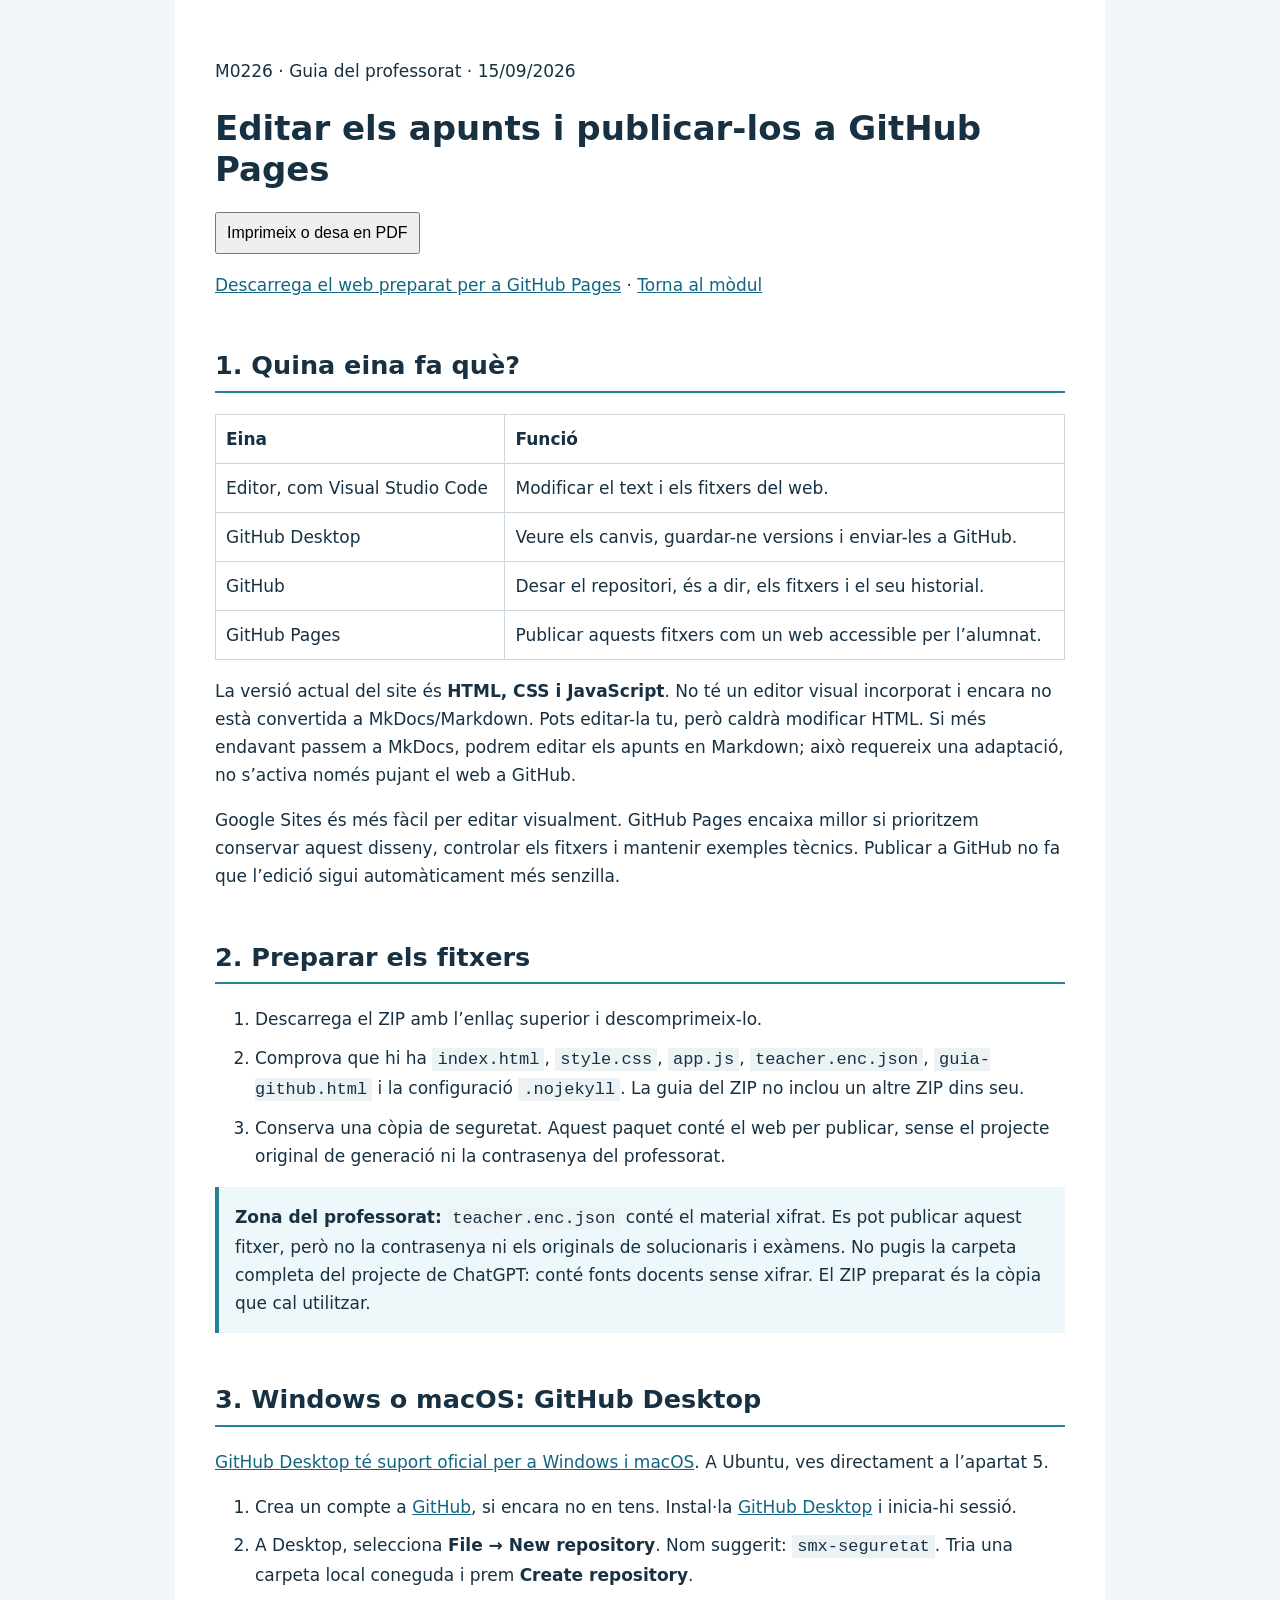
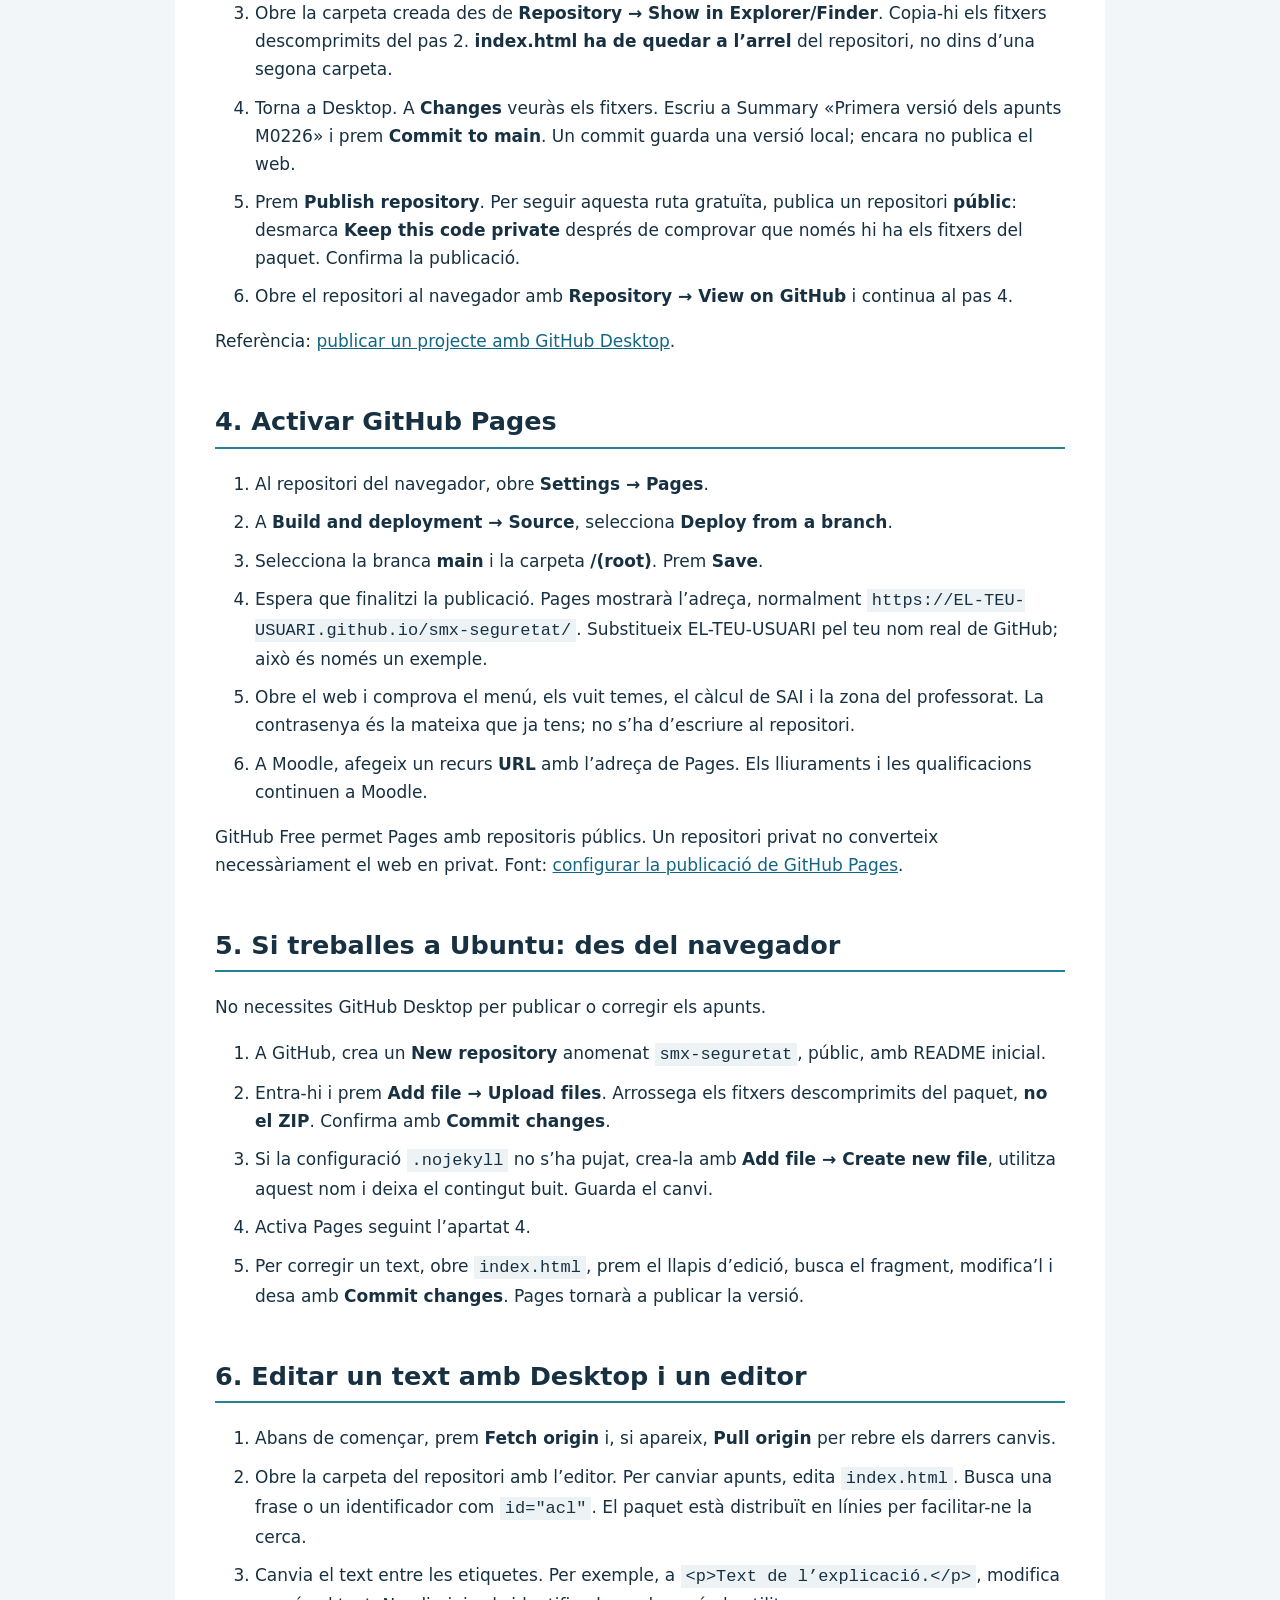
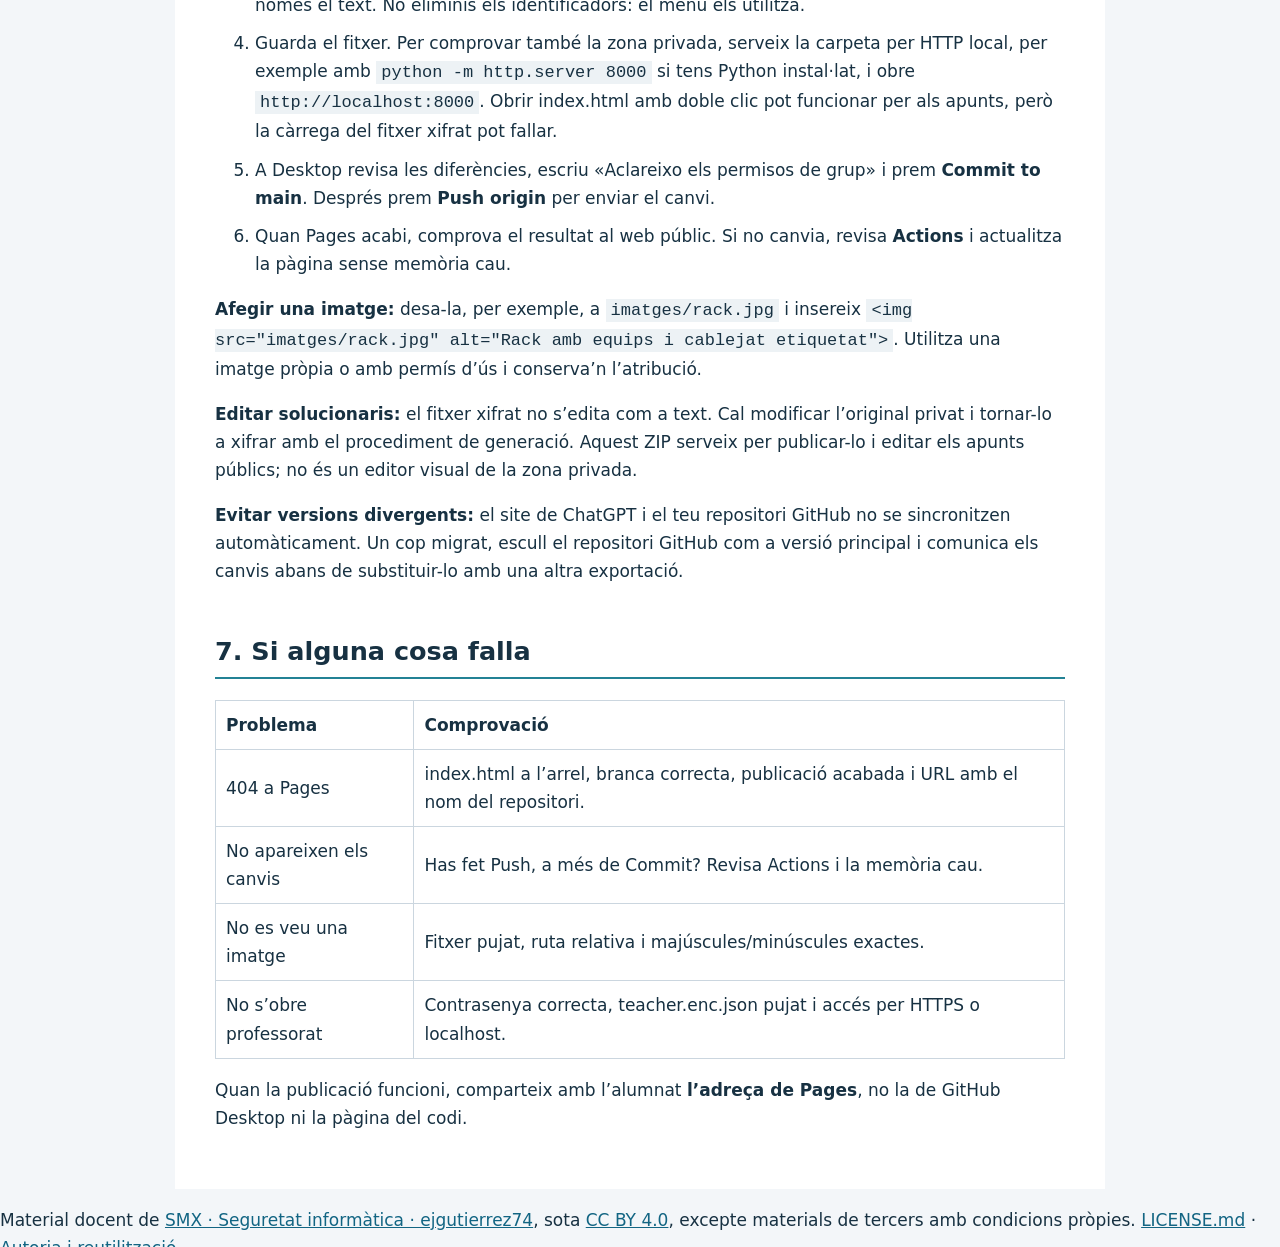
<file: guia-github.html>
<!doctype html>
<html lang="ca"><head><meta charset="utf-8"><meta name="viewport" content="width=device-width,initial-scale=1"><title>Guia d’edició i publicació · M0226</title><style>body{font:17px/1.65 system-ui,sans-serif;color:#173142;margin:0;background:#f3f6f9}main{max-width:850px;margin:auto;background:white;padding:40px}h1,h2,h3{line-height:1.2}h2{margin-top:2em;border-bottom:2px solid #238295;padding-bottom:10px}a{color:#126583}code{background:#edf2f5;padding:2px 5px;overflow-wrap:anywhere}li{margin:.6em 0}.note{border-left:4px solid #238295;background:#eef7fa;padding:16px}table{border-collapse:collapse;width:100%}td,th{border:1px solid #cbd6df;text-align:left;padding:10px}button{font-size:16px;padding:10px}@media(max-width:600px){main{padding:20px}}@media print{body{background:white}main{padding:0}button,.download{display:none}h2{break-after:avoid}li{break-inside:avoid}}</style></head><body><main><p>M0226 · Guia del professorat · 15/09/2026</p><h1>Editar els apunts i publicar-los a GitHub Pages</h1><p><button onclick="window.print()">Imprimeix o desa en PDF</button></p><p class="download"><a href="export-github.zip" download>Descarrega el web preparat per a GitHub Pages</a> · <a href="ra1.html#ra1">Torna al mòdul</a></p>
<h2>1. Quina eina fa què?</h2><table><tr><th>Eina</th><th>Funció</th></tr><tr><td>Editor, com Visual Studio Code</td><td>Modificar el text i els fitxers del web.</td></tr><tr><td>GitHub Desktop</td><td>Veure els canvis, guardar-ne versions i enviar-les a GitHub.</td></tr><tr><td>GitHub</td><td>Desar el repositori, és a dir, els fitxers i el seu historial.</td></tr><tr><td>GitHub Pages</td><td>Publicar aquests fitxers com un web accessible per l’alumnat.</td></tr></table><p>La versió actual del site és <strong>HTML, CSS i JavaScript</strong>. No té un editor visual incorporat i encara no està convertida a MkDocs/Markdown. Pots editar-la tu, però caldrà modificar HTML. Si més endavant passem a MkDocs, podrem editar els apunts en Markdown; això requereix una adaptació, no s’activa només pujant el web a GitHub.</p><p>Google Sites és més fàcil per editar visualment. GitHub Pages encaixa millor si prioritzem conservar aquest disseny, controlar els fitxers i mantenir exemples tècnics. Publicar a GitHub no fa que l’edició sigui automàticament més senzilla.</p>
<h2>2. Preparar els fitxers</h2><ol><li>Descarrega el ZIP amb l’enllaç superior i descomprimeix-lo.</li><li>Comprova que hi ha <code>index.html</code>, <code>style.css</code>, <code>app.js</code>, <code>teacher.enc.json</code>, <code>guia-github.html</code> i la configuració <code>.nojekyll</code>. La guia del ZIP no inclou un altre ZIP dins seu.</li><li>Conserva una còpia de seguretat. Aquest paquet conté el web per publicar, sense el projecte original de generació ni la contrasenya del professorat.</li></ol><p class="note"><strong>Zona del professorat:</strong> <code>teacher.enc.json</code> conté el material xifrat. Es pot publicar aquest fitxer, però no la contrasenya ni els originals de solucionaris i exàmens. No pugis la carpeta completa del projecte de ChatGPT: conté fonts docents sense xifrar. El ZIP preparat és la còpia que cal utilitzar.</p>
<h2>3. Windows o macOS: GitHub Desktop</h2><p><a href="https://docs.github.com/en/desktop/overview/supported-operating-systems-for-github-desktop">GitHub Desktop té suport oficial per a Windows i macOS</a>. A Ubuntu, ves directament a l’apartat 5.</p><ol><li>Crea un compte a <a href="https://github.com">GitHub</a>, si encara no en tens. Instal·la <a href="https://desktop.github.com/">GitHub Desktop</a> i inicia-hi sessió.</li><li>A Desktop, selecciona <strong>File → New repository</strong>. Nom suggerit: <code>smx-seguretat</code>. Tria una carpeta local coneguda i prem <strong>Create repository</strong>.</li><li>Obre la carpeta creada des de <strong>Repository → Show in Explorer/Finder</strong>. Copia-hi els fitxers descomprimits del pas 2. <strong>index.html ha de quedar a l’arrel</strong> del repositori, no dins d’una segona carpeta.</li><li>Torna a Desktop. A <strong>Changes</strong> veuràs els fitxers. Escriu a Summary «Primera versió dels apunts M0226» i prem <strong>Commit to main</strong>. Un commit guarda una versió local; encara no publica el web.</li><li>Prem <strong>Publish repository</strong>. Per seguir aquesta ruta gratuïta, publica un repositori <strong>públic</strong>: desmarca <strong>Keep this code private</strong> després de comprovar que només hi ha els fitxers del paquet. Confirma la publicació.</li><li>Obre el repositori al navegador amb <strong>Repository → View on GitHub</strong> i continua al pas 4.</li></ol><p>Referència: <a href="https://docs.github.com/en/desktop/adding-and-cloning-repositories/adding-an-existing-project-to-github-using-github-desktop">publicar un projecte amb GitHub Desktop</a>.</p>
<h2>4. Activar GitHub Pages</h2><ol><li>Al repositori del navegador, obre <strong>Settings → Pages</strong>.</li><li>A <strong>Build and deployment → Source</strong>, selecciona <strong>Deploy from a branch</strong>.</li><li>Selecciona la branca <strong>main</strong> i la carpeta <strong>/(root)</strong>. Prem <strong>Save</strong>.</li><li>Espera que finalitzi la publicació. Pages mostrarà l’adreça, normalment <code>https://EL-TEU-USUARI.github.io/smx-seguretat/</code>. Substitueix EL-TEU-USUARI pel teu nom real de GitHub; això és només un exemple.</li><li>Obre el web i comprova el menú, els vuit temes, el càlcul de SAI i la zona del professorat. La contrasenya és la mateixa que ja tens; no s’ha d’escriure al repositori.</li><li>A Moodle, afegeix un recurs <strong>URL</strong> amb l’adreça de Pages. Els lliuraments i les qualificacions continuen a Moodle.</li></ol><p>GitHub Free permet Pages amb repositoris públics. Un repositori privat no converteix necessàriament el web en privat. Font: <a href="https://docs.github.com/en/pages/getting-started-with-github-pages/configuring-a-publishing-source-for-your-github-pages-site">configurar la publicació de GitHub Pages</a>.</p>
<h2>5. Si treballes a Ubuntu: des del navegador</h2><p>No necessites GitHub Desktop per publicar o corregir els apunts.</p><ol><li>A GitHub, crea un <strong>New repository</strong> anomenat <code>smx-seguretat</code>, públic, amb README inicial.</li><li>Entra-hi i prem <strong>Add file → Upload files</strong>. Arrossega els fitxers descomprimits del paquet, <strong>no el ZIP</strong>. Confirma amb <strong>Commit changes</strong>.</li><li>Si la configuració <code>.nojekyll</code> no s’ha pujat, crea-la amb <strong>Add file → Create new file</strong>, utilitza aquest nom i deixa el contingut buit. Guarda el canvi.</li><li>Activa Pages seguint l’apartat 4.</li><li>Per corregir un text, obre <code>index.html</code>, prem el llapis d’edició, busca el fragment, modifica’l i desa amb <strong>Commit changes</strong>. Pages tornarà a publicar la versió.</li></ol>
<h2>6. Editar un text amb Desktop i un editor</h2><ol><li>Abans de començar, prem <strong>Fetch origin</strong> i, si apareix, <strong>Pull origin</strong> per rebre els darrers canvis.</li><li>Obre la carpeta del repositori amb l’editor. Per canviar apunts, edita <code>index.html</code>. Busca una frase o un identificador com <code>id="acl"</code>. El paquet està distribuït en línies per facilitar-ne la cerca.</li><li>Canvia el text entre les etiquetes. Per exemple, a <code>&lt;p&gt;Text de l’explicació.&lt;/p&gt;</code>, modifica només el text. No eliminis els identificadors: el menú els utilitza.</li><li>Guarda el fitxer. Per comprovar també la zona privada, serveix la carpeta per HTTP local, per exemple amb <code>python -m http.server 8000</code> si tens Python instal·lat, i obre <code>http://localhost:8000</code>. Obrir index.html amb doble clic pot funcionar per als apunts, però la càrrega del fitxer xifrat pot fallar.</li><li>A Desktop revisa les diferències, escriu «Aclareixo els permisos de grup» i prem <strong>Commit to main</strong>. Després prem <strong>Push origin</strong> per enviar el canvi.</li><li>Quan Pages acabi, comprova el resultat al web públic. Si no canvia, revisa <strong>Actions</strong> i actualitza la pàgina sense memòria cau.</li></ol><p><strong>Afegir una imatge:</strong> desa-la, per exemple, a <code>imatges/rack.jpg</code> i insereix <code>&lt;img src="imatges/rack.jpg" alt="Rack amb equips i cablejat etiquetat"&gt;</code>. Utilitza una imatge pròpia o amb permís d’ús i conserva’n l’atribució.</p><p><strong>Editar solucionaris:</strong> el fitxer xifrat no s’edita com a text. Cal modificar l’original privat i tornar-lo a xifrar amb el procediment de generació. Aquest ZIP serveix per publicar-lo i editar els apunts públics; no és un editor visual de la zona privada.</p><p><strong>Evitar versions divergents:</strong> el site de ChatGPT i el teu repositori GitHub no se sincronitzen automàticament. Un cop migrat, escull el repositori GitHub com a versió principal i comunica els canvis abans de substituir-lo amb una altra exportació.</p>
<h2>7. Si alguna cosa falla</h2><table><tr><th>Problema</th><th>Comprovació</th></tr><tr><td>404 a Pages</td><td>index.html a l’arrel, branca correcta, publicació acabada i URL amb el nom del repositori.</td></tr><tr><td>No apareixen els canvis</td><td>Has fet Push, a més de Commit? Revisa Actions i la memòria cau.</td></tr><tr><td>No es veu una imatge</td><td>Fitxer pujat, ruta relativa i majúscules/minúscules exactes.</td></tr><tr><td>No s’obre professorat</td><td>Contrasenya correcta, teacher.enc.json pujat i accés per HTTPS o localhost.</td></tr></table><p>Quan la publicació funcioni, comparteix amb l’alumnat <strong>l’adreça de Pages</strong>, no la de GitHub Desktop ni la pàgina del codi.</p></main><footer><p>Material docent de <a href="https://github.com/ejgutierrez74/smx-seguretat-informatica">SMX · Seguretat informàtica · ejgutierrez74</a>, sota <a rel="license" href="https://creativecommons.org/licenses/by/4.0/deed.ca">CC BY 4.0</a>, excepte materials de tercers amb condicions pròpies. <a href="https://github.com/ejgutierrez74/smx-seguretat-informatica/blob/a850f37bd72888fe9e8c61b226cece54fc98d5ca/LICENSE.md">LICENSE.md</a> · <a href="index.html#fonts/llicencia">Autoria i reutilització</a>.</p></footer></body></html>
</file>
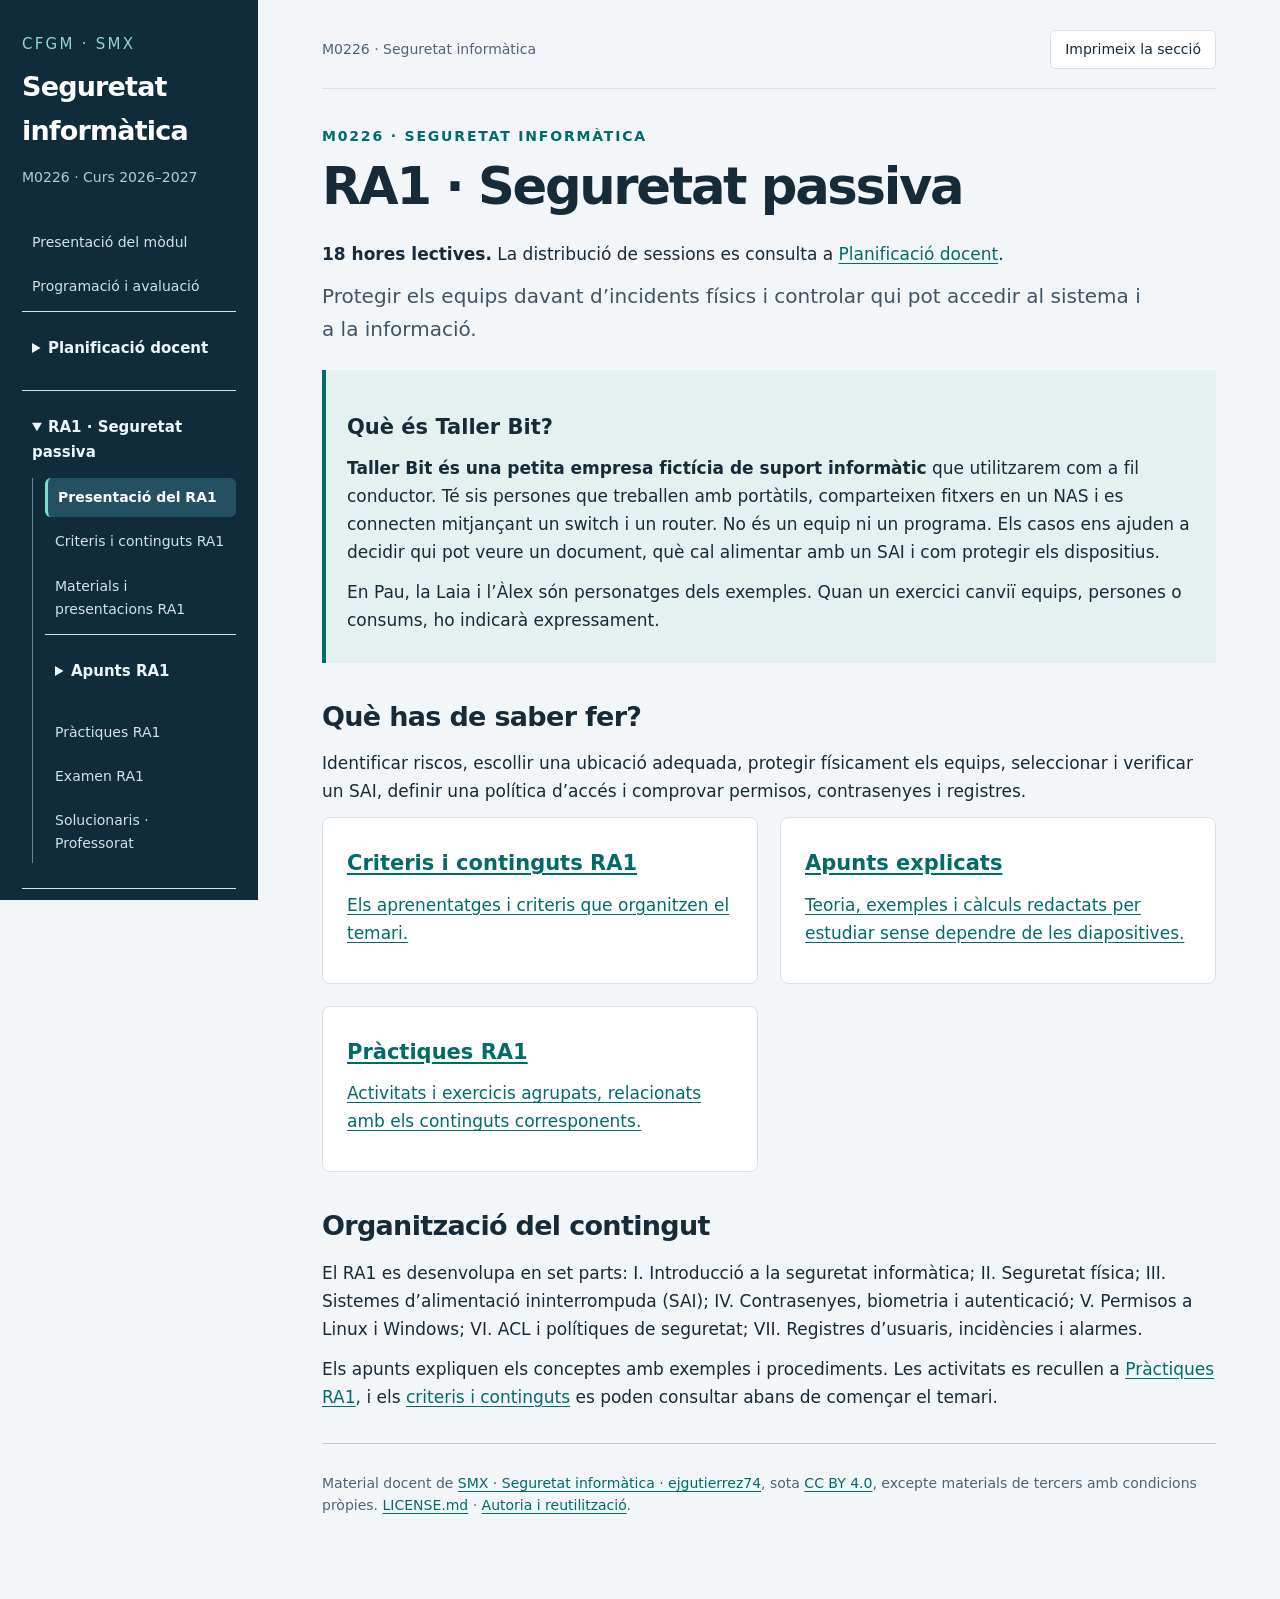
<file: ra1.html>
<!doctype html>
<html lang="ca">
<head>
<meta charset="utf-8">
<meta name="viewport" content="width=device-width,initial-scale=1">
<title>RA1 · Seguretat passiva · M0226</title>
<meta name="description" content="RA1 · Seguretat passiva · M0226. Apunts, pràctiques i criteris del currículum actual de primer curs de CFGM SMX.">
<link rel="stylesheet" href="style.css?v=20260920-access">
<link rel="icon" href="data:image/svg+xml,%3Csvg%20xmlns='http://www.w3.org/2000/svg'%20viewBox='0%200%2064%2064'%3E%3Crect%20width='64'%20height='64'%20rx='12'%20fill='%23102c3b'/%3E%3Ctext%20x='32'%20y='43'%20text-anchor='middle'%20font-size='38'%20fill='white'%20font-family='sans-serif'%3ES%3C/text%3E%3C/svg%3E">
<style>
/* Presentació del codi i les imatges del RA1. */
#teoria pre, #practiques pre { font-family: Consolas, "Liberation Mono", monospace; font-size: 16px; font-weight: 700; line-height: 1.5; }
#teoria code, #practiques code { font-family: Consolas, "Liberation Mono", monospace; font-weight: 700; }
#teoria article img[src^="images/ra1-"], #teoria article img[src^="images/part-v-"] { max-width: 430px !important; height: auto; }
#teoria article figure.scheme svg { max-width: 540px; height: auto; }

/* Llegibilitat dels apunts de RA1. */
#teoria > article { line-height: 1.7; }
#teoria > article p { margin-block: 1rem; }
#teoria > article h3 { margin-top: 2.5rem; }
#teoria > article h4 { margin-top: 1.8rem; margin-bottom: .7rem; }
#teoria > article .table-wrap, #teoria > article pre, #teoria > article .notice, #teoria > article details { margin-block: 1.35rem; }
#teoria > article li { margin-block: .35rem; }
#teoria > article figure.ra1-visual { margin: 1.6rem auto; max-width: 420px; text-align: center; }
#teoria > article figure.ra1-visual img { display: block; width: auto; max-width: 100% !important; max-height: 260px; height: auto; margin: 0 auto; border-radius: 8px; }
#teoria > article figure.ra1-visual figcaption { color: #506375; font-size: .88em; margin-top: .55rem; line-height: 1.45; }
#teoria > article .ra1-passos { display: flex; flex-wrap: wrap; gap: .65rem; margin: 1.5rem 0; padding: 0; list-style: none; }
#teoria > article .ra1-passos li { flex: 1 1 150px; background: #eef7f6; border-left: 3px solid #006b69; border-radius: 5px; padding: .75rem .9rem; margin: 0; }
/* Apunts RA1 · format llibre de text (2026-11). */
#teoria .ra1-ca { background:#f3f6f9; border:1px solid #d6dee6; border-radius:8px; padding:.6rem 1rem; font-size:.95em; }
#teoria .ra1-ca p { margin:.35rem 0 !important; }
#teoria .ra1-clau { background:#eef7f6; border-left:4px solid #006b69; border-radius:6px; padding:.75rem 1rem; margin:1.3rem 0; }
#teoria .ra1-alerta { background:#fff5e6; border-left:4px solid #c46a00; border-radius:6px; padding:.75rem 1rem; margin:1.3rem 0; }
#teoria .ra1-exemple { background:#f6f4fb; border-left:4px solid #5b4a9e; border-radius:6px; padding:.75rem 1rem; margin:1.3rem 0; }
#teoria .ra1-clau ol, #teoria .ra1-exemple ul { margin:.4rem 0; }
#teoria .ra1-cards { display:grid; grid-template-columns:repeat(auto-fit,minmax(200px,1fr)); gap:.8rem; margin:1.3rem 0; }
#teoria .ra1-cards > div { background:#fff; border:1px solid #d6dee6; border-top:4px solid #24475c; border-radius:8px; padding:.8rem 1rem; }
#teoria .ra1-cards h4 { margin:0 0 .4rem !important; }
#teoria .ra1-cards p { margin:.3rem 0 !important; }
#teoria .ra1-cards img { display:block; max-width:100%; max-height:150px; margin:0 auto .5rem; border-radius:6px; }
#teoria figure.ra1-fig-r { float:right; width:190px; margin:.3rem 0 1rem 1.3rem; text-align:center; }
#teoria figure.ra1-fig-r img { width:100%; height:auto; max-height:200px; object-fit:contain; }
#teoria figure.ra1-fig-r figcaption, #teoria .ra1-figs figcaption { color:#506375; font-size:.85em; line-height:1.4; margin-top:.35rem; }
#teoria > article h3 { clear:both; }
#teoria .ra1-figs { display:flex; flex-wrap:wrap; gap:1rem; justify-content:center; margin:1.3rem 0; clear:both; }
#teoria .ra1-figs figure { flex:0 1 180px; margin:0; text-align:center; }
#teoria .ra1-figs figure img { width:100%; height:150px; object-fit:contain; }
#teoria .ra1-figs-2 figure { flex:1 1 300px; }
#teoria .ra1-figs-2 figure img { height:auto; max-height:320px; }
#teoria > article figure.ra1-visual.ra1-wide { max-width:720px; }
#teoria > article figure.ra1-visual.ra1-wide img { max-height:none; }
#teoria .ra1-video { max-width:720px; aspect-ratio:16/9; margin:1rem 0; }
#teoria .ra1-video iframe { width:100%; height:100%; border:0; border-radius:8px; }
#teoria pre.ra1-formula { background:#f3f6f9; border:1px solid #d6dee6; border-radius:8px; padding:.8rem 1rem; white-space:pre-wrap; }
#teoria blockquote { margin:1.2rem 0; padding:.6rem 1.2rem; border-left:4px solid #8aa0b2; color:#33495c; font-style:italic; }
#teoria .ra1-exercicis { clear:both; margin-top:2.5rem; padding-top:.5rem; border-top:3px solid #24475c; }
#teoria .ra1-ex { border:1px solid #d6dee6; border-radius:8px; padding:.4rem 1.1rem 1rem; margin:1.2rem 0; background:#fbfcfd; }
#teoria .ra1-ex details summary, #teoria details.ra1-annex summary { cursor:pointer; font-weight:700; color:#006b69; }
#teoria details.ra1-annex { border:1px dashed #8aa0b2; border-radius:8px; padding:.7rem 1rem; }
#teoria .ra1-credits { clear:both; margin-top:2.5rem; padding:.8rem 1rem; border-top:1px solid #d6dee6; font-size:.88em; color:#41566a; background:#f7f9fb; border-radius:6px; }
#teoria .ra1-credits p { margin:.25rem 0 !important; }
#teoria table td[rowspan] { vertical-align:middle; background:#f3f6f9; }
@media (max-width:640px){ #teoria figure.ra1-fig-r { float:none; width:auto; max-width:220px; margin:1rem auto; } }
@media print { #teoria details { display:block; } #teoria .ra1-video { display:none; } }
/* Més aire als apunts nous */
#teoria > article.ra1-llibre { line-height:1.85; font-size:1.02rem; }
#teoria > article.ra1-llibre p { margin-block:1.15rem; }
#teoria > article.ra1-llibre h3 { margin-top:3.4rem; margin-bottom:1.1rem; padding-bottom:.4rem; border-bottom:1px solid #e1e7ed; }
#teoria > article.ra1-llibre h4 { margin-top:2.2rem; margin-bottom:.8rem; }
#teoria > article.ra1-llibre ul, #teoria > article.ra1-llibre ol { margin-block:1.1rem; }
#teoria > article.ra1-llibre li { margin-block:.6rem; }
#teoria > article.ra1-llibre .table-wrap { margin-block:1.8rem; }
#teoria > article.ra1-llibre td, #teoria > article.ra1-llibre th { padding:.75rem 1rem; line-height:1.6; }
#teoria > article.ra1-llibre .ra1-cards { gap:1.2rem; margin-block:1.8rem; }
#teoria > article.ra1-llibre .ra1-cards > div { padding:1.1rem 1.25rem; }
#teoria > article.ra1-llibre .ra1-cards p { margin:.55rem 0 !important; }
#teoria > article.ra1-llibre .ra1-clau, #teoria > article.ra1-llibre .ra1-alerta, #teoria > article.ra1-llibre .ra1-exemple { padding:1rem 1.3rem; margin-block:1.8rem; }
#teoria > article.ra1-llibre .ra1-ca { padding:.9rem 1.2rem; margin-bottom:2rem; }
#teoria > article.ra1-llibre .ra1-ca p { margin:.5rem 0 !important; }
#teoria > article.ra1-llibre .ra1-figs { gap:1.6rem; margin-block:2rem; }
#teoria > article.ra1-llibre figure.ra1-fig-r { margin:.4rem 0 1.4rem 1.8rem; }
#teoria > article.ra1-llibre .ra1-passos { gap:.9rem; margin-block:1.8rem; }
#teoria > article.ra1-llibre .ra1-passos li { padding:1rem 1.1rem; line-height:1.55; }
#teoria > article.ra1-llibre blockquote { margin-block:1.8rem; padding:.9rem 1.4rem; }
#teoria > article.ra1-llibre .ra1-video { margin-block:1.5rem .5rem; }
#teoria > article.ra1-llibre pre { margin-block:1.5rem; padding:1rem 1.2rem; }
/* Índex de cada apartat */
#teoria .ra1-index { background:#fff; border:1px solid #d6dee6; border-left:4px solid #006b69; border-radius:8px; padding:.9rem 1.3rem 1rem; margin:1.5rem 0 2.5rem; }
#teoria .ra1-index p { margin:0 0 .5rem !important; }
#teoria .ra1-index ol { list-style:none; padding:0; margin:0; columns:2 260px; column-gap:2rem; }
#teoria .ra1-index li { margin:.3rem 0 !important; break-inside:avoid; }
#teoria .ra1-index a { text-decoration:none; color:#163447; }
#teoria .ra1-index a:hover { color:#006b69; text-decoration:underline; }
#teoria .ra1-index a span, #teoria .ra1-num { display:inline-block; min-width:2.4em; font-weight:700; color:#006b69; }
#teoria h3 { scroll-margin-top:1rem; }
#teoria .ra1-amunt { float:right; font-size:.72rem; font-weight:400; color:#8aa0b2; text-decoration:none; margin-top:.4rem; }
#teoria .ra1-amunt:hover { color:#006b69; }
@media print { #teoria .ra1-amunt { display:none; } }
/* Imatges centrades entre paràgrafs */
#teoria figure.ra1-fig-c { margin:1.8rem auto; max-width:240px; text-align:center; }
#teoria figure.ra1-fig-c img { width:100%; height:auto; max-height:210px; object-fit:contain; }
#teoria figure.ra1-fig-c figcaption { color:#506375; font-size:.85em; line-height:1.4; margin-top:.4rem; }
/* Índex lateral enganxós en pantalles amples */

@media (min-width:1300px){
 #teoria > article.ra1-llibre { display:grid; grid-template-columns:minmax(0,1fr) 230px; column-gap:2.2rem; align-items:start; }
 #teoria > article.ra1-llibre > * { grid-column:1; }
 #teoria > article.ra1-llibre > .ra1-index { grid-column:2; grid-row:1 / span 400; position:sticky; top:1rem; margin:0; max-height:calc(100vh - 2rem); overflow:auto; font-size:.88rem; padding:.8rem 1rem; }
 #teoria .ra1-index ol { columns:auto; }
 #teoria .ra1-amunt { display:none; }
}
#teoria > article.ra1-llibre .ra1-ca + .ra1-index + h3, #teoria > article.ra1-llibre .ra1-index + h3 { margin-top:2rem; }
#teoria h3 { scroll-margin-top:1.2rem; }
#teoria .ra1-index .ra1-index-top { margin:.8rem 0 0 !important; padding-top:.6rem; border-top:1px solid #e1e7ed; font-size:.85em; }
#teoria .ra1-index li a.actiu { color:#006b69; font-weight:700; }
#teoria .ra1-index li a.actiu span { color:#c46a00; }
/* Apunts RA1 · format llibre de text (2026-11). */
#teoria .ra1-ca { background:#f3f6f9; border:1px solid #d6dee6; border-radius:8px; padding:.6rem 1rem; font-size:.95em; }
#teoria .ra1-ca p { margin:.35rem 0 !important; }
#teoria .ra1-clau { background:#eef7f6; border-left:4px solid #006b69; border-radius:6px; padding:.75rem 1rem; margin:1.3rem 0; }
#teoria .ra1-alerta { background:#fff5e6; border-left:4px solid #c46a00; border-radius:6px; padding:.75rem 1rem; margin:1.3rem 0; }
#teoria .ra1-exemple { background:#f6f4fb; border-left:4px solid #5b4a9e; border-radius:6px; padding:.75rem 1rem; margin:1.3rem 0; }
#teoria .ra1-clau ol, #teoria .ra1-exemple ul { margin:.4rem 0; }
#teoria .ra1-cards { display:grid; grid-template-columns:repeat(auto-fit,minmax(200px,1fr)); gap:.8rem; margin:1.3rem 0; }
#teoria .ra1-cards > div { background:#fff; border:1px solid #d6dee6; border-top:4px solid #24475c; border-radius:8px; padding:.8rem 1rem; }
#teoria .ra1-cards h4 { margin:0 0 .4rem !important; }
#teoria .ra1-cards p { margin:.3rem 0 !important; }
#teoria .ra1-cards img { display:block; max-width:100%; max-height:150px; margin:0 auto .5rem; border-radius:6px; }
#teoria figure.ra1-fig-r { float:right; width:190px; margin:.3rem 0 1rem 1.3rem; text-align:center; }
#teoria figure.ra1-fig-r img { width:100%; height:auto; max-height:200px; object-fit:contain; }
#teoria figure.ra1-fig-r figcaption, #teoria .ra1-figs figcaption { color:#506375; font-size:.85em; line-height:1.4; margin-top:.35rem; }
#teoria > article h3 { clear:both; }
#teoria .ra1-figs { display:flex; flex-wrap:wrap; gap:1rem; justify-content:center; margin:1.3rem 0; clear:both; }
#teoria .ra1-figs figure { flex:0 1 180px; margin:0; text-align:center; }
#teoria .ra1-figs figure img { width:100%; height:150px; object-fit:contain; }
#teoria .ra1-figs-2 figure { flex:1 1 300px; }
#teoria .ra1-figs-2 figure img { height:auto; max-height:320px; }
#teoria > article figure.ra1-visual.ra1-wide { max-width:720px; }
#teoria > article figure.ra1-visual.ra1-wide img { max-height:none; }
#teoria .ra1-video { max-width:720px; aspect-ratio:16/9; margin:1rem 0; }
#teoria .ra1-video iframe { width:100%; height:100%; border:0; border-radius:8px; }
#teoria pre.ra1-formula { background:#f3f6f9; border:1px solid #d6dee6; border-radius:8px; padding:.8rem 1rem; white-space:pre-wrap; }
#teoria blockquote { margin:1.2rem 0; padding:.6rem 1.2rem; border-left:4px solid #8aa0b2; color:#33495c; font-style:italic; }
#teoria .ra1-exercicis { clear:both; margin-top:2.5rem; padding-top:.5rem; border-top:3px solid #24475c; }
#teoria .ra1-ex { border:1px solid #d6dee6; border-radius:8px; padding:.4rem 1.1rem 1rem; margin:1.2rem 0; background:#fbfcfd; }
#teoria .ra1-ex details summary, #teoria details.ra1-annex summary { cursor:pointer; font-weight:700; color:#006b69; }
#teoria details.ra1-annex { border:1px dashed #8aa0b2; border-radius:8px; padding:.7rem 1rem; }
#teoria .ra1-credits { clear:both; margin-top:2.5rem; padding:.8rem 1rem; border-top:1px solid #d6dee6; font-size:.88em; color:#41566a; background:#f7f9fb; border-radius:6px; }
#teoria .ra1-credits p { margin:.25rem 0 !important; }
#teoria table td[rowspan] { vertical-align:middle; background:#f3f6f9; }
@media (max-width:640px){ #teoria figure.ra1-fig-r { float:none; width:auto; max-width:220px; margin:1rem auto; } }
@media print { #teoria details { display:block; } #teoria .ra1-video { display:none; } }
/* Més aire als apunts nous */
#teoria > article.ra1-llibre { line-height:1.85; font-size:1.02rem; }
#teoria > article.ra1-llibre p { margin-block:1.15rem; }
#teoria > article.ra1-llibre h3 { margin-top:3.4rem; margin-bottom:1.1rem; padding-bottom:.4rem; border-bottom:1px solid #e1e7ed; }
#teoria > article.ra1-llibre h4 { margin-top:2.2rem; margin-bottom:.8rem; }
#teoria > article.ra1-llibre ul, #teoria > article.ra1-llibre ol { margin-block:1.1rem; }
#teoria > article.ra1-llibre li { margin-block:.6rem; }
#teoria > article.ra1-llibre .table-wrap { margin-block:1.8rem; }
#teoria > article.ra1-llibre td, #teoria > article.ra1-llibre th { padding:.75rem 1rem; line-height:1.6; }
#teoria > article.ra1-llibre .ra1-cards { gap:1.2rem; margin-block:1.8rem; }
#teoria > article.ra1-llibre .ra1-cards > div { padding:1.1rem 1.25rem; }
#teoria > article.ra1-llibre .ra1-cards p { margin:.55rem 0 !important; }
#teoria > article.ra1-llibre .ra1-clau, #teoria > article.ra1-llibre .ra1-alerta, #teoria > article.ra1-llibre .ra1-exemple { padding:1rem 1.3rem; margin-block:1.8rem; }
#teoria > article.ra1-llibre .ra1-ca { padding:.9rem 1.2rem; margin-bottom:2rem; }
#teoria > article.ra1-llibre .ra1-ca p { margin:.5rem 0 !important; }
#teoria > article.ra1-llibre .ra1-figs { gap:1.6rem; margin-block:2rem; }
#teoria > article.ra1-llibre figure.ra1-fig-r { margin:.4rem 0 1.4rem 1.8rem; }
#teoria > article.ra1-llibre .ra1-passos { gap:.9rem; margin-block:1.8rem; }
#teoria > article.ra1-llibre .ra1-passos li { padding:1rem 1.1rem; line-height:1.55; }
#teoria > article.ra1-llibre blockquote { margin-block:1.8rem; padding:.9rem 1.4rem; }
#teoria > article.ra1-llibre .ra1-video { margin-block:1.5rem .5rem; }
#teoria > article.ra1-llibre pre { margin-block:1.5rem; padding:1rem 1.2rem; }
/* Índex de cada apartat */
#teoria .ra1-index { background:#fff; border:1px solid #d6dee6; border-left:4px solid #006b69; border-radius:8px; padding:.9rem 1.3rem 1rem; margin:1.5rem 0 2.5rem; }
#teoria .ra1-index p { margin:0 0 .5rem !important; }
#teoria .ra1-index ol { list-style:none; padding:0; margin:0; columns:2 260px; column-gap:2rem; }
#teoria .ra1-index li { margin:.3rem 0 !important; break-inside:avoid; }
#teoria .ra1-index a { text-decoration:none; color:#163447; }
#teoria .ra1-index a:hover { color:#006b69; text-decoration:underline; }
#teoria .ra1-index a span, #teoria .ra1-num { display:inline-block; min-width:2.4em; font-weight:700; color:#006b69; }
#teoria h3 { scroll-margin-top:1rem; }
#teoria .ra1-amunt { float:right; font-size:.72rem; font-weight:400; color:#8aa0b2; text-decoration:none; margin-top:.4rem; }
#teoria .ra1-amunt:hover { color:#006b69; }
@media print { #teoria .ra1-amunt { display:none; } }
/* Imatges centrades entre paràgrafs */
#teoria figure.ra1-fig-c { margin:1.8rem auto; max-width:240px; text-align:center; }
#teoria figure.ra1-fig-c img { width:100%; height:auto; max-height:210px; object-fit:contain; }
#teoria figure.ra1-fig-c figcaption { color:#506375; font-size:.85em; line-height:1.4; margin-top:.4rem; }
/* Índex lateral enganxós en pantalles amples */

@media (min-width:1300px){
 #teoria > article.ra1-llibre { display:grid; grid-template-columns:minmax(0,1fr) 230px; column-gap:2.2rem; align-items:start; }
 #teoria > article.ra1-llibre > * { grid-column:1; }
 #teoria > article.ra1-llibre > .ra1-index { grid-column:2; grid-row:1 / span 400; position:sticky; top:1rem; margin:0; max-height:calc(100vh - 2rem); overflow:auto; font-size:.88rem; padding:.8rem 1rem; }
 #teoria .ra1-index ol { columns:auto; }
 #teoria .ra1-amunt { display:none; }
}
#teoria > article.ra1-llibre .ra1-ca + .ra1-index + h3, #teoria > article.ra1-llibre .ra1-index + h3 { margin-top:2rem; }
#teoria h3 { scroll-margin-top:1.2rem; }
#teoria .ra1-index .ra1-index-top { margin:.8rem 0 0 !important; padding-top:.6rem; border-top:1px solid #e1e7ed; font-size:.85em; }
#teoria .ra1-index li a.actiu { color:#006b69; font-weight:700; }
#teoria .ra1-index li a.actiu span { color:#c46a00; }
/* Solucions plegables */
#teoria details.ra1-sol, #teoria .ra1-ex details { margin-top:1rem; border:1px solid #cfe3e1; border-radius:8px; background:#f4faf9; }
#teoria .ra1-ex details > summary { list-style:none; cursor:pointer; padding:.6rem 1rem; font-weight:700; color:#006b69; user-select:none; }
#teoria .ra1-ex details > summary::-webkit-details-marker { display:none; }
#teoria .ra1-ex details > summary::before { content:"▶"; display:inline-block; margin-right:.55rem; font-size:.8em; transition:transform .2s; }
#teoria .ra1-ex details[open] > summary::before { transform:rotate(90deg); }
#teoria .ra1-ex details > summary:hover { background:#e7f3f1; border-radius:8px; }
#teoria .ra1-ex details > :not(summary) { margin-left:1rem; margin-right:1rem; }
#teoria .ra1-ex details[open] { padding-bottom:.6rem; }
@media print { #teoria .ra1-ex details > summary::before { content:""; } }
/* Apunts RA1 · format llibre de text (2026-11). */
#teoria .ra1-ca { background:#f3f6f9; border:1px solid #d6dee6; border-radius:8px; padding:.6rem 1rem; font-size:.95em; }
#teoria .ra1-ca p { margin:.35rem 0 !important; }
#teoria .ra1-clau { background:#eef7f6; border-left:4px solid #006b69; border-radius:6px; padding:.75rem 1rem; margin:1.3rem 0; }
#teoria .ra1-alerta { background:#fff5e6; border-left:4px solid #c46a00; border-radius:6px; padding:.75rem 1rem; margin:1.3rem 0; }
#teoria .ra1-exemple { background:#f6f4fb; border-left:4px solid #5b4a9e; border-radius:6px; padding:.75rem 1rem; margin:1.3rem 0; }
#teoria .ra1-clau ol, #teoria .ra1-exemple ul { margin:.4rem 0; }
#teoria .ra1-cards { display:grid; grid-template-columns:repeat(auto-fit,minmax(200px,1fr)); gap:.8rem; margin:1.3rem 0; }
#teoria .ra1-cards > div { background:#fff; border:1px solid #d6dee6; border-top:4px solid #24475c; border-radius:8px; padding:.8rem 1rem; }
#teoria .ra1-cards h4 { margin:0 0 .4rem !important; }
#teoria .ra1-cards p { margin:.3rem 0 !important; }
#teoria .ra1-cards img { display:block; max-width:100%; max-height:150px; margin:0 auto .5rem; border-radius:6px; }
#teoria figure.ra1-fig-r { float:right; width:190px; margin:.3rem 0 1rem 1.3rem; text-align:center; }
#teoria figure.ra1-fig-r img { width:100%; height:auto; max-height:200px; object-fit:contain; }
#teoria figure.ra1-fig-r figcaption, #teoria .ra1-figs figcaption { color:#506375; font-size:.85em; line-height:1.4; margin-top:.35rem; }
#teoria > article h3 { clear:both; }
#teoria .ra1-figs { display:flex; flex-wrap:wrap; gap:1rem; justify-content:center; margin:1.3rem 0; clear:both; }
#teoria .ra1-figs figure { flex:0 1 180px; margin:0; text-align:center; }
#teoria .ra1-figs figure img { width:100%; height:150px; object-fit:contain; }
#teoria .ra1-figs-2 figure { flex:1 1 300px; }
#teoria .ra1-figs-2 figure img { height:auto; max-height:320px; }
#teoria > article figure.ra1-visual.ra1-wide { max-width:720px; }
#teoria > article figure.ra1-visual.ra1-wide img { max-height:none; }
#teoria .ra1-video { max-width:720px; aspect-ratio:16/9; margin:1rem 0; }
#teoria .ra1-video iframe { width:100%; height:100%; border:0; border-radius:8px; }
#teoria pre.ra1-formula { background:#f3f6f9; border:1px solid #d6dee6; border-radius:8px; padding:.8rem 1rem; white-space:pre-wrap; }
#teoria blockquote { margin:1.2rem 0; padding:.6rem 1.2rem; border-left:4px solid #8aa0b2; color:#33495c; font-style:italic; }
#teoria .ra1-exercicis { clear:both; margin-top:2.5rem; padding-top:.5rem; border-top:3px solid #24475c; }
#teoria .ra1-ex { border:1px solid #d6dee6; border-radius:8px; padding:.4rem 1.1rem 1rem; margin:1.2rem 0; background:#fbfcfd; }
#teoria .ra1-ex details summary, #teoria details.ra1-annex summary { cursor:pointer; font-weight:700; color:#006b69; }
#teoria details.ra1-annex { border:1px dashed #8aa0b2; border-radius:8px; padding:.7rem 1rem; }
#teoria .ra1-credits { clear:both; margin-top:2.5rem; padding:.8rem 1rem; border-top:1px solid #d6dee6; font-size:.88em; color:#41566a; background:#f7f9fb; border-radius:6px; }
#teoria .ra1-credits p { margin:.25rem 0 !important; }
#teoria table td[rowspan] { vertical-align:middle; background:#f3f6f9; }
@media (max-width:640px){ #teoria figure.ra1-fig-r { float:none; width:auto; max-width:220px; margin:1rem auto; } }
@media print { #teoria details { display:block; } #teoria .ra1-video { display:none; } }
/* Més aire als apunts nous */
#teoria > article.ra1-llibre { line-height:1.85; font-size:1.02rem; }
#teoria > article.ra1-llibre p { margin-block:1.15rem; }
#teoria > article.ra1-llibre h3 { margin-top:3.4rem; margin-bottom:1.1rem; padding-bottom:.4rem; border-bottom:1px solid #e1e7ed; }
#teoria > article.ra1-llibre h4 { margin-top:2.2rem; margin-bottom:.8rem; }
#teoria > article.ra1-llibre ul, #teoria > article.ra1-llibre ol { margin-block:1.1rem; }
#teoria > article.ra1-llibre li { margin-block:.6rem; }
#teoria > article.ra1-llibre .table-wrap { margin-block:1.8rem; }
#teoria > article.ra1-llibre td, #teoria > article.ra1-llibre th { padding:.75rem 1rem; line-height:1.6; }
#teoria > article.ra1-llibre .ra1-cards { gap:1.2rem; margin-block:1.8rem; }
#teoria > article.ra1-llibre .ra1-cards > div { padding:1.1rem 1.25rem; }
#teoria > article.ra1-llibre .ra1-cards p { margin:.55rem 0 !important; }
#teoria > article.ra1-llibre .ra1-clau, #teoria > article.ra1-llibre .ra1-alerta, #teoria > article.ra1-llibre .ra1-exemple { padding:1rem 1.3rem; margin-block:1.8rem; }
#teoria > article.ra1-llibre .ra1-ca { padding:.9rem 1.2rem; margin-bottom:2rem; }
#teoria > article.ra1-llibre .ra1-ca p { margin:.5rem 0 !important; }
#teoria > article.ra1-llibre .ra1-figs { gap:1.6rem; margin-block:2rem; }
#teoria > article.ra1-llibre figure.ra1-fig-r { margin:.4rem 0 1.4rem 1.8rem; }
#teoria > article.ra1-llibre .ra1-passos { gap:.9rem; margin-block:1.8rem; }
#teoria > article.ra1-llibre .ra1-passos li { padding:1rem 1.1rem; line-height:1.55; }
#teoria > article.ra1-llibre blockquote { margin-block:1.8rem; padding:.9rem 1.4rem; }
#teoria > article.ra1-llibre .ra1-video { margin-block:1.5rem .5rem; }
#teoria > article.ra1-llibre pre { margin-block:1.5rem; padding:1rem 1.2rem; }
/* Índex de cada apartat */
#teoria .ra1-index { background:#fff; border:1px solid #d6dee6; border-left:4px solid #006b69; border-radius:8px; padding:.9rem 1.3rem 1rem; margin:1.5rem 0 2.5rem; }
#teoria .ra1-index p { margin:0 0 .5rem !important; }
#teoria .ra1-index ol { list-style:none; padding:0; margin:0; columns:2 260px; column-gap:2rem; }
#teoria .ra1-index li { margin:.3rem 0 !important; break-inside:avoid; }
#teoria .ra1-index a { text-decoration:none; color:#163447; }
#teoria .ra1-index a:hover { color:#006b69; text-decoration:underline; }
#teoria .ra1-index a span, #teoria .ra1-num { display:inline-block; min-width:2.4em; font-weight:700; color:#006b69; }
#teoria h3 { scroll-margin-top:1rem; }
#teoria .ra1-amunt { float:right; font-size:.72rem; font-weight:400; color:#8aa0b2; text-decoration:none; margin-top:.4rem; }
#teoria .ra1-amunt:hover { color:#006b69; }
@media print { #teoria .ra1-amunt { display:none; } }
/* Imatges centrades entre paràgrafs */
#teoria figure.ra1-fig-c { margin:1.8rem auto; max-width:240px; text-align:center; }
#teoria figure.ra1-fig-c img { width:100%; height:auto; max-height:210px; object-fit:contain; }
#teoria figure.ra1-fig-c figcaption { color:#506375; font-size:.85em; line-height:1.4; margin-top:.4rem; }
/* Índex lateral enganxós en pantalles amples */

@media (min-width:1300px){
 #teoria > article.ra1-llibre { display:grid; grid-template-columns:minmax(0,1fr) 230px; column-gap:2.2rem; align-items:start; }
 #teoria > article.ra1-llibre > * { grid-column:1; }
 #teoria > article.ra1-llibre > .ra1-index { grid-column:2; grid-row:1 / span 400; position:sticky; top:1rem; margin:0; max-height:calc(100vh - 2rem); overflow:auto; font-size:.88rem; padding:.8rem 1rem; }
 #teoria .ra1-index ol { columns:auto; }
 #teoria .ra1-amunt { display:none; }
}
#teoria > article.ra1-llibre .ra1-ca + .ra1-index + h3, #teoria > article.ra1-llibre .ra1-index + h3 { margin-top:2rem; }
#teoria h3 { scroll-margin-top:1.2rem; }
#teoria .ra1-index .ra1-index-top { margin:.8rem 0 0 !important; padding-top:.6rem; border-top:1px solid #e1e7ed; font-size:.85em; }
#teoria .ra1-index li a.actiu { color:#006b69; font-weight:700; }
#teoria .ra1-index li a.actiu span { color:#c46a00; }
/* Solucions plegables */
#teoria details.ra1-sol, #teoria .ra1-ex details { margin-top:1rem; border:1px solid #cfe3e1; border-radius:8px; background:#f4faf9; }
#teoria .ra1-ex details > summary { list-style:none; cursor:pointer; padding:.6rem 1rem; font-weight:700; color:#006b69; user-select:none; }
#teoria .ra1-ex details > summary::-webkit-details-marker { display:none; }
#teoria .ra1-ex details > summary::before { content:"▶"; display:inline-block; margin-right:.55rem; font-size:.8em; transition:transform .2s; }
#teoria .ra1-ex details[open] > summary::before { transform:rotate(90deg); }
#teoria .ra1-ex details > summary:hover { background:#e7f3f1; border-radius:8px; }
#teoria .ra1-ex details > :not(summary) { margin-left:1rem; margin-right:1rem; }
#teoria .ra1-ex details[open] { padding-bottom:.6rem; }
@media print { #teoria .ra1-ex details > summary::before { content:""; } }
#teoria pre.ra1-formula { color:#163447 !important; background:#f3f6f9 !important; }
/* Apunts RA1 · format llibre de text (2026-11). */
#teoria .ra1-ca { background:#f3f6f9; border:1px solid #d6dee6; border-radius:8px; padding:.6rem 1rem; font-size:.95em; }
#teoria .ra1-ca p { margin:.35rem 0 !important; }
#teoria .ra1-clau { background:#eef7f6; border-left:4px solid #006b69; border-radius:6px; padding:.75rem 1rem; margin:1.3rem 0; }
#teoria .ra1-alerta { background:#fff5e6; border-left:4px solid #c46a00; border-radius:6px; padding:.75rem 1rem; margin:1.3rem 0; }
#teoria .ra1-exemple { background:#f6f4fb; border-left:4px solid #5b4a9e; border-radius:6px; padding:.75rem 1rem; margin:1.3rem 0; }
#teoria .ra1-clau ol, #teoria .ra1-exemple ul { margin:.4rem 0; }
#teoria .ra1-cards { display:grid; grid-template-columns:repeat(auto-fit,minmax(200px,1fr)); gap:.8rem; margin:1.3rem 0; }
#teoria .ra1-cards > div { background:#fff; border:1px solid #d6dee6; border-top:4px solid #24475c; border-radius:8px; padding:.8rem 1rem; }
#teoria .ra1-cards h4 { margin:0 0 .4rem !important; }
#teoria .ra1-cards p { margin:.3rem 0 !important; }
#teoria .ra1-cards img { display:block; max-width:100%; max-height:150px; margin:0 auto .5rem; border-radius:6px; }
#teoria figure.ra1-fig-r { float:right; width:190px; margin:.3rem 0 1rem 1.3rem; text-align:center; }
#teoria figure.ra1-fig-r img { width:100%; height:auto; max-height:200px; object-fit:contain; }
#teoria figure.ra1-fig-r figcaption, #teoria .ra1-figs figcaption { color:#506375; font-size:.85em; line-height:1.4; margin-top:.35rem; }
#teoria > article h3 { clear:both; }
#teoria .ra1-figs { display:flex; flex-wrap:wrap; gap:1rem; justify-content:center; margin:1.3rem 0; clear:both; }
#teoria .ra1-figs figure { flex:0 1 180px; margin:0; text-align:center; }
#teoria .ra1-figs figure img { width:100%; height:150px; object-fit:contain; }
#teoria .ra1-figs-2 figure { flex:1 1 300px; }
#teoria .ra1-figs-2 figure img { height:auto; max-height:320px; }
#teoria > article figure.ra1-visual.ra1-wide { max-width:720px; }
#teoria > article figure.ra1-visual.ra1-wide img { max-height:none; }
#teoria .ra1-video { max-width:720px; aspect-ratio:16/9; margin:1rem 0; }
#teoria .ra1-video iframe { width:100%; height:100%; border:0; border-radius:8px; }
#teoria pre.ra1-formula { background:#f3f6f9; border:1px solid #d6dee6; border-radius:8px; padding:.8rem 1rem; white-space:pre-wrap; }
#teoria blockquote { margin:1.2rem 0; padding:.6rem 1.2rem; border-left:4px solid #8aa0b2; color:#33495c; font-style:italic; }
#teoria .ra1-exercicis { clear:both; margin-top:2.5rem; padding-top:.5rem; border-top:3px solid #24475c; }
#teoria .ra1-ex { border:1px solid #d6dee6; border-radius:8px; padding:.4rem 1.1rem 1rem; margin:1.2rem 0; background:#fbfcfd; }
#teoria .ra1-ex details summary, #teoria details.ra1-annex summary { cursor:pointer; font-weight:700; color:#006b69; }
#teoria details.ra1-annex { border:1px dashed #8aa0b2; border-radius:8px; padding:.7rem 1rem; }
#teoria .ra1-credits { clear:both; margin-top:2.5rem; padding:.8rem 1rem; border-top:1px solid #d6dee6; font-size:.88em; color:#41566a; background:#f7f9fb; border-radius:6px; }
#teoria .ra1-credits p { margin:.25rem 0 !important; }
#teoria table td[rowspan] { vertical-align:middle; background:#f3f6f9; }
@media (max-width:640px){ #teoria figure.ra1-fig-r { float:none; width:auto; max-width:220px; margin:1rem auto; } }
@media print { #teoria details { display:block; } #teoria .ra1-video { display:none; } }
/* Més aire als apunts nous */
#teoria > article.ra1-llibre { line-height:1.85; font-size:1.02rem; }
#teoria > article.ra1-llibre p { margin-block:1.15rem; }
#teoria > article.ra1-llibre h3 { margin-top:3.4rem; margin-bottom:1.1rem; padding-bottom:.4rem; border-bottom:1px solid #e1e7ed; }
#teoria > article.ra1-llibre h4 { margin-top:2.2rem; margin-bottom:.8rem; }
#teoria > article.ra1-llibre ul, #teoria > article.ra1-llibre ol { margin-block:1.1rem; }
#teoria > article.ra1-llibre li { margin-block:.6rem; }
#teoria > article.ra1-llibre .table-wrap { margin-block:1.8rem; }
#teoria > article.ra1-llibre td, #teoria > article.ra1-llibre th { padding:.75rem 1rem; line-height:1.6; }
#teoria > article.ra1-llibre .ra1-cards { gap:1.2rem; margin-block:1.8rem; }
#teoria > article.ra1-llibre .ra1-cards > div { padding:1.1rem 1.25rem; }
#teoria > article.ra1-llibre .ra1-cards p { margin:.55rem 0 !important; }
#teoria > article.ra1-llibre .ra1-clau, #teoria > article.ra1-llibre .ra1-alerta, #teoria > article.ra1-llibre .ra1-exemple { padding:1rem 1.3rem; margin-block:1.8rem; }
#teoria > article.ra1-llibre .ra1-ca { padding:.9rem 1.2rem; margin-bottom:2rem; }
#teoria > article.ra1-llibre .ra1-ca p { margin:.5rem 0 !important; }
#teoria > article.ra1-llibre .ra1-figs { gap:1.6rem; margin-block:2rem; }
#teoria > article.ra1-llibre figure.ra1-fig-r { margin:.4rem 0 1.4rem 1.8rem; }
#teoria > article.ra1-llibre .ra1-passos { gap:.9rem; margin-block:1.8rem; }
#teoria > article.ra1-llibre .ra1-passos li { padding:1rem 1.1rem; line-height:1.55; }
#teoria > article.ra1-llibre blockquote { margin-block:1.8rem; padding:.9rem 1.4rem; }
#teoria > article.ra1-llibre .ra1-video { margin-block:1.5rem .5rem; }
#teoria > article.ra1-llibre pre { margin-block:1.5rem; padding:1rem 1.2rem; }
/* Índex de cada apartat */
#teoria .ra1-index { background:#fff; border:1px solid #d6dee6; border-left:4px solid #006b69; border-radius:8px; padding:.9rem 1.3rem 1rem; margin:1.5rem 0 2.5rem; }
#teoria .ra1-index p { margin:0 0 .5rem !important; }
#teoria .ra1-index ol { list-style:none; padding:0; margin:0; columns:2 260px; column-gap:2rem; }
#teoria .ra1-index li { margin:.3rem 0 !important; break-inside:avoid; }
#teoria .ra1-index a { text-decoration:none; color:#163447; }
#teoria .ra1-index a:hover { color:#006b69; text-decoration:underline; }
#teoria .ra1-index a span, #teoria .ra1-num { display:inline-block; min-width:2.4em; font-weight:700; color:#006b69; }
#teoria h3 { scroll-margin-top:1rem; }
#teoria .ra1-amunt { float:right; font-size:.72rem; font-weight:400; color:#8aa0b2; text-decoration:none; margin-top:.4rem; }
#teoria .ra1-amunt:hover { color:#006b69; }
@media print { #teoria .ra1-amunt { display:none; } }
/* Imatges centrades entre paràgrafs */
#teoria figure.ra1-fig-c { margin:1.8rem auto; max-width:240px; text-align:center; }
#teoria figure.ra1-fig-c img { width:100%; height:auto; max-height:210px; object-fit:contain; }
#teoria figure.ra1-fig-c figcaption { color:#506375; font-size:.85em; line-height:1.4; margin-top:.4rem; }
/* Índex lateral enganxós en pantalles amples */

@media (min-width:1300px){
 #teoria > article.ra1-llibre { display:grid; grid-template-columns:minmax(0,1fr) 230px; column-gap:2.2rem; align-items:start; }
 #teoria > article.ra1-llibre > * { grid-column:1; }
 #teoria > article.ra1-llibre > .ra1-index { grid-column:2; grid-row:1 / span 400; position:sticky; top:1rem; margin:0; max-height:calc(100vh - 2rem); overflow:auto; font-size:.88rem; padding:.8rem 1rem; }
 #teoria .ra1-index ol { columns:auto; }
 #teoria .ra1-amunt { display:none; }
}
#teoria > article.ra1-llibre .ra1-ca + .ra1-index + h3, #teoria > article.ra1-llibre .ra1-index + h3 { margin-top:2rem; }
#teoria h3 { scroll-margin-top:1.2rem; }
#teoria .ra1-index .ra1-index-top { margin:.8rem 0 0 !important; padding-top:.6rem; border-top:1px solid #e1e7ed; font-size:.85em; }
#teoria .ra1-index li a.actiu { color:#006b69; font-weight:700; }
#teoria .ra1-index li a.actiu span { color:#c46a00; }
/* Solucions plegables */
#teoria details.ra1-sol, #teoria .ra1-ex details { margin-top:1rem; border:1px solid #cfe3e1; border-radius:8px; background:#f4faf9; }
#teoria .ra1-ex details > summary { list-style:none; cursor:pointer; padding:.6rem 1rem; font-weight:700; color:#006b69; user-select:none; }
#teoria .ra1-ex details > summary::-webkit-details-marker { display:none; }
#teoria .ra1-ex details > summary::before { content:"▶"; display:inline-block; margin-right:.55rem; font-size:.8em; transition:transform .2s; }
#teoria .ra1-ex details[open] > summary::before { transform:rotate(90deg); }
#teoria .ra1-ex details > summary:hover { background:#e7f3f1; border-radius:8px; }
#teoria .ra1-ex details > :not(summary) { margin-left:1rem; margin-right:1rem; }
#teoria .ra1-ex details[open] { padding-bottom:.6rem; }
@media print { #teoria .ra1-ex details > summary::before { content:""; } }
#teoria pre.ra1-formula { color:#163447 !important; background:#f3f6f9 !important; }
#teoria .ra1-cards pre { font-size:12.5px; white-space:pre-wrap; padding:.7rem .8rem; }
/* Apunts RA1 · format llibre de text (2026-11). */
#teoria .ra1-ca { background:#f3f6f9; border:1px solid #d6dee6; border-radius:8px; padding:.6rem 1rem; font-size:.95em; }
#teoria .ra1-ca p { margin:.35rem 0 !important; }
#teoria .ra1-clau { background:#eef7f6; border-left:4px solid #006b69; border-radius:6px; padding:.75rem 1rem; margin:1.3rem 0; }
#teoria .ra1-alerta { background:#fff5e6; border-left:4px solid #c46a00; border-radius:6px; padding:.75rem 1rem; margin:1.3rem 0; }
#teoria .ra1-exemple { background:#f6f4fb; border-left:4px solid #5b4a9e; border-radius:6px; padding:.75rem 1rem; margin:1.3rem 0; }
#teoria .ra1-clau ol, #teoria .ra1-exemple ul { margin:.4rem 0; }
#teoria .ra1-cards { display:grid; grid-template-columns:repeat(auto-fit,minmax(200px,1fr)); gap:.8rem; margin:1.3rem 0; }
#teoria .ra1-cards > div { background:#fff; border:1px solid #d6dee6; border-top:4px solid #24475c; border-radius:8px; padding:.8rem 1rem; }
#teoria .ra1-cards h4 { margin:0 0 .4rem !important; }
#teoria .ra1-cards p { margin:.3rem 0 !important; }
#teoria .ra1-cards img { display:block; max-width:100%; max-height:150px; margin:0 auto .5rem; border-radius:6px; }
#teoria figure.ra1-fig-r { float:right; width:190px; margin:.3rem 0 1rem 1.3rem; text-align:center; }
#teoria figure.ra1-fig-r img { width:100%; height:auto; max-height:200px; object-fit:contain; }
#teoria figure.ra1-fig-r figcaption, #teoria .ra1-figs figcaption { color:#506375; font-size:.85em; line-height:1.4; margin-top:.35rem; }
#teoria > article h3 { clear:both; }
#teoria .ra1-figs { display:flex; flex-wrap:wrap; gap:1rem; justify-content:center; margin:1.3rem 0; clear:both; }
#teoria .ra1-figs figure { flex:0 1 180px; margin:0; text-align:center; }
#teoria .ra1-figs figure img { width:100%; height:150px; object-fit:contain; }
#teoria .ra1-figs-2 figure { flex:1 1 300px; }
#teoria .ra1-figs-2 figure img { height:auto; max-height:320px; }
#teoria > article figure.ra1-visual.ra1-wide { max-width:720px; }
#teoria > article figure.ra1-visual.ra1-wide img { max-height:none; }
#teoria .ra1-video { max-width:720px; aspect-ratio:16/9; margin:1rem 0; }
#teoria .ra1-video iframe { width:100%; height:100%; border:0; border-radius:8px; }
#teoria pre.ra1-formula { background:#f3f6f9; border:1px solid #d6dee6; border-radius:8px; padding:.8rem 1rem; white-space:pre-wrap; }
#teoria blockquote { margin:1.2rem 0; padding:.6rem 1.2rem; border-left:4px solid #8aa0b2; color:#33495c; font-style:italic; }
#teoria .ra1-exercicis { clear:both; margin-top:2.5rem; padding-top:.5rem; border-top:3px solid #24475c; }
#teoria .ra1-ex { border:1px solid #d6dee6; border-radius:8px; padding:.4rem 1.1rem 1rem; margin:1.2rem 0; background:#fbfcfd; }
#teoria .ra1-ex details summary, #teoria details.ra1-annex summary { cursor:pointer; font-weight:700; color:#006b69; }
#teoria details.ra1-annex { border:1px dashed #8aa0b2; border-radius:8px; padding:.7rem 1rem; }
#teoria .ra1-credits { clear:both; margin-top:2.5rem; padding:.8rem 1rem; border-top:1px solid #d6dee6; font-size:.88em; color:#41566a; background:#f7f9fb; border-radius:6px; }
#teoria .ra1-credits p { margin:.25rem 0 !important; }
#teoria table td[rowspan] { vertical-align:middle; background:#f3f6f9; }
@media (max-width:640px){ #teoria figure.ra1-fig-r { float:none; width:auto; max-width:220px; margin:1rem auto; } }
@media print { #teoria details { display:block; } #teoria .ra1-video { display:none; } }
/* Més aire als apunts nous */
#teoria > article.ra1-llibre { line-height:1.85; font-size:1.02rem; }
#teoria > article.ra1-llibre p { margin-block:1.15rem; }
#teoria > article.ra1-llibre h3 { margin-top:3.4rem; margin-bottom:1.1rem; padding-bottom:.4rem; border-bottom:1px solid #e1e7ed; }
#teoria > article.ra1-llibre h4 { margin-top:2.2rem; margin-bottom:.8rem; }
#teoria > article.ra1-llibre ul, #teoria > article.ra1-llibre ol { margin-block:1.1rem; }
#teoria > article.ra1-llibre li { margin-block:.6rem; }
#teoria > article.ra1-llibre .table-wrap { margin-block:1.8rem; }
#teoria > article.ra1-llibre td, #teoria > article.ra1-llibre th { padding:.75rem 1rem; line-height:1.6; }
#teoria > article.ra1-llibre .ra1-cards { gap:1.2rem; margin-block:1.8rem; }
#teoria > article.ra1-llibre .ra1-cards > div { padding:1.1rem 1.25rem; }
#teoria > article.ra1-llibre .ra1-cards p { margin:.55rem 0 !important; }
#teoria > article.ra1-llibre .ra1-clau, #teoria > article.ra1-llibre .ra1-alerta, #teoria > article.ra1-llibre .ra1-exemple { padding:1rem 1.3rem; margin-block:1.8rem; }
#teoria > article.ra1-llibre .ra1-ca { padding:.9rem 1.2rem; margin-bottom:2rem; }
#teoria > article.ra1-llibre .ra1-ca p { margin:.5rem 0 !important; }
#teoria > article.ra1-llibre .ra1-figs { gap:1.6rem; margin-block:2rem; }
#teoria > article.ra1-llibre figure.ra1-fig-r { margin:.4rem 0 1.4rem 1.8rem; }
#teoria > article.ra1-llibre .ra1-passos { gap:.9rem; margin-block:1.8rem; }
#teoria > article.ra1-llibre .ra1-passos li { padding:1rem 1.1rem; line-height:1.55; }
#teoria > article.ra1-llibre blockquote { margin-block:1.8rem; padding:.9rem 1.4rem; }
#teoria > article.ra1-llibre .ra1-video { margin-block:1.5rem .5rem; }
#teoria > article.ra1-llibre pre { margin-block:1.5rem; padding:1rem 1.2rem; }
/* Índex de cada apartat */
#teoria .ra1-index { background:#fff; border:1px solid #d6dee6; border-left:4px solid #006b69; border-radius:8px; padding:.9rem 1.3rem 1rem; margin:1.5rem 0 2.5rem; }
#teoria .ra1-index p { margin:0 0 .5rem !important; }
#teoria .ra1-index ol { list-style:none; padding:0; margin:0; columns:2 260px; column-gap:2rem; }
#teoria .ra1-index li { margin:.3rem 0 !important; break-inside:avoid; }
#teoria .ra1-index a { text-decoration:none; color:#163447; }
#teoria .ra1-index a:hover { color:#006b69; text-decoration:underline; }
#teoria .ra1-index a span, #teoria .ra1-num { display:inline-block; min-width:2.4em; font-weight:700; color:#006b69; }
#teoria h3 { scroll-margin-top:1rem; }
#teoria .ra1-amunt { float:right; font-size:.72rem; font-weight:400; color:#8aa0b2; text-decoration:none; margin-top:.4rem; }
#teoria .ra1-amunt:hover { color:#006b69; }
@media print { #teoria .ra1-amunt { display:none; } }
/* Imatges centrades entre paràgrafs */
#teoria figure.ra1-fig-c { margin:1.8rem auto; max-width:240px; text-align:center; }
#teoria figure.ra1-fig-c img { width:100%; height:auto; max-height:210px; object-fit:contain; }
#teoria figure.ra1-fig-c figcaption { color:#506375; font-size:.85em; line-height:1.4; margin-top:.4rem; }
/* Índex lateral enganxós en pantalles amples */

@media (min-width:1300px){
 #teoria > article.ra1-llibre { display:grid; grid-template-columns:minmax(0,1fr) 230px; column-gap:2.2rem; align-items:start; }
 #teoria > article.ra1-llibre > * { grid-column:1; }
 #teoria > article.ra1-llibre > .ra1-index { grid-column:2; grid-row:1 / span 400; position:sticky; top:1rem; margin:0; max-height:calc(100vh - 2rem); overflow:auto; font-size:.88rem; padding:.8rem 1rem; }
 #teoria .ra1-index ol { columns:auto; }
 #teoria .ra1-amunt { display:none; }
}
#teoria > article.ra1-llibre .ra1-ca + .ra1-index + h3, #teoria > article.ra1-llibre .ra1-index + h3 { margin-top:2rem; }
#teoria h3 { scroll-margin-top:1.2rem; }
#teoria .ra1-index .ra1-index-top { margin:.8rem 0 0 !important; padding-top:.6rem; border-top:1px solid #e1e7ed; font-size:.85em; }
#teoria .ra1-index li a.actiu { color:#006b69; font-weight:700; }
#teoria .ra1-index li a.actiu span { color:#c46a00; }
/* Solucions plegables */
#teoria details.ra1-sol, #teoria .ra1-ex details { margin-top:1rem; border:1px solid #cfe3e1; border-radius:8px; background:#f4faf9; }
#teoria .ra1-ex details > summary { list-style:none; cursor:pointer; padding:.6rem 1rem; font-weight:700; color:#006b69; user-select:none; }
#teoria .ra1-ex details > summary::-webkit-details-marker { display:none; }
#teoria .ra1-ex details > summary::before { content:"▶"; display:inline-block; margin-right:.55rem; font-size:.8em; transition:transform .2s; }
#teoria .ra1-ex details[open] > summary::before { transform:rotate(90deg); }
#teoria .ra1-ex details > summary:hover { background:#e7f3f1; border-radius:8px; }
#teoria .ra1-ex details > :not(summary) { margin-left:1rem; margin-right:1rem; }
#teoria .ra1-ex details[open] { padding-bottom:.6rem; }
@media print { #teoria .ra1-ex details > summary::before { content:""; } }
#teoria pre.ra1-formula { color:#163447 !important; background:#f3f6f9 !important; }
#teoria .ra1-cards pre { font-size:12.5px; white-space:pre-wrap; padding:.7rem .8rem; }
/* Taula de criteris i continguts */
#teoria > article.ra1-llibre .ra1-ca { background:none; border:0; padding:0; }
#teoria .ra1-ca-tit { font-weight:700; color:#24475c; margin:0 0 .4rem !important; font-size:.95em; }
#teoria .ra1-ca .table-wrap { margin:0 0 .8rem !important; border-top:3px solid #006b69; }
#teoria .ra1-ca td.ra1-cod { font-weight:700; color:#006b69; white-space:nowrap; width:3.2em; text-align:center; }
#teoria .ra1-ca th { background:#eef7f6; }
#teoria .ra1-obj { font-size:.95em; }
/* Pantalles molt amples: centrar l'apartat i no deixar buit a la dreta */
@media (min-width:1800px){
 main { max-width:none; padding-left:4vw; padding-right:4vw; }
 #teoria > .eyebrow, #teoria > h1, #teoria > .lead, #teoria > .toc, #teoria > article.ra1-llibre { max-width:1380px; margin-left:auto; margin-right:auto; }
 #teoria > article.ra1-llibre { grid-template-columns:minmax(0,1fr) 270px; column-gap:3rem; }
 #teoria > article.ra1-llibre p, #teoria > article.ra1-llibre li { max-width:none; }
}
#practiques .ra1-boto-pdf{display:inline-block;padding:.55rem 1rem;border-radius:6px;background:#006b69;color:#fff;text-decoration:none;font-weight:700}#practiques .ra1-boto-pdf:hover{background:#00524f}#practiques h2.ra1-pr-tit{margin-top:2.5rem;padding-bottom:.4rem;border-bottom:2px solid #24475c}
#prova-examen .ra1-boto-pdf{display:inline-block;padding:.55rem 1rem;border-radius:6px;background:#006b69;color:#fff;text-decoration:none;font-weight:700}
#prova-examen h2.pe-sec{margin-top:2.6rem;padding-bottom:.4rem;border-bottom:2px solid #24475c}
#prova-examen .pe-q{background:#fff;border:1px solid #d6dee6;border-radius:8px;padding:.6rem 1.1rem .8rem;margin:1rem 0;line-height:1.7}
#prova-examen .pe-sub{margin-left:2rem}
#prova-examen pre{white-space:pre-wrap;font-size:13px}
#prova-examen details>summary{list-style:none;cursor:pointer;font-weight:700;color:#006b69;padding:.45rem .8rem;user-select:none}
#prova-examen details>summary::-webkit-details-marker{display:none}
#prova-examen details>summary::before{content:"▶";display:inline-block;margin-right:.55rem;font-size:.8em;transition:transform .2s}
#prova-examen details[open]>summary::before{transform:rotate(90deg)}
#prova-examen details.pe-sol{border:1px solid #cfe3e1;border-radius:8px;background:#f4faf9;margin-top:.6rem}
#prova-examen details.pe-sol>:not(summary){margin-left:1rem;margin-right:1rem}
#prova-examen details.pe-instr{border:1px solid #d6dee6;border-radius:8px;margin:1rem 0}
#prova-examen details.pe-instr ul{margin:.3rem 1rem .8rem}
@media print{#prova-examen details>summary::before{content:""}}
#prova-examen p.pe-ca{font-style:italic;color:#4a5a6a;margin:.2rem 0 1rem}#prova-examen h2.pe-tit{margin-top:3rem;padding:.6rem 0;border-top:4px solid #006b69;scroll-margin-top:1rem}#prova-examen h3.pe-sec{margin-top:2.2rem;padding-bottom:.35rem;border-bottom:2px solid #24475c}
/* Apunts RA1 · format llibre de text (2026-11). */
#teoria .ra1-ca { background:#f3f6f9; border:1px solid #d6dee6; border-radius:8px; padding:.6rem 1rem; font-size:.95em; }
#teoria .ra1-ca p { margin:.35rem 0 !important; }
#teoria .ra1-clau { background:#eef7f6; border-left:4px solid #006b69; border-radius:6px; padding:.75rem 1rem; margin:1.3rem 0; }
#teoria .ra1-alerta { background:#fff5e6; border-left:4px solid #c46a00; border-radius:6px; padding:.75rem 1rem; margin:1.3rem 0; }
#teoria .ra1-exemple { background:#f6f4fb; border-left:4px solid #5b4a9e; border-radius:6px; padding:.75rem 1rem; margin:1.3rem 0; }
#teoria .ra1-clau ol, #teoria .ra1-exemple ul { margin:.4rem 0; }
#teoria .ra1-cards { display:grid; grid-template-columns:repeat(auto-fit,minmax(200px,1fr)); gap:.8rem; margin:1.3rem 0; }
#teoria .ra1-cards > div { background:#fff; border:1px solid #d6dee6; border-top:4px solid #24475c; border-radius:8px; padding:.8rem 1rem; }
#teoria .ra1-cards h4 { margin:0 0 .4rem !important; }
#teoria .ra1-cards p { margin:.3rem 0 !important; }
#teoria .ra1-cards img { display:block; max-width:100%; max-height:150px; margin:0 auto .5rem; border-radius:6px; }
#teoria figure.ra1-fig-r { float:right; width:190px; margin:.3rem 0 1rem 1.3rem; text-align:center; }
#teoria figure.ra1-fig-r img { width:100%; height:auto; max-height:200px; object-fit:contain; }
#teoria figure.ra1-fig-r figcaption, #teoria .ra1-figs figcaption { color:#506375; font-size:.85em; line-height:1.4; margin-top:.35rem; }
#teoria > article h3 { clear:both; }
#teoria .ra1-figs { display:flex; flex-wrap:wrap; gap:1rem; justify-content:center; margin:1.3rem 0; clear:both; }
#teoria .ra1-figs figure { flex:0 1 180px; margin:0; text-align:center; }
#teoria .ra1-figs figure img { width:100%; height:150px; object-fit:contain; }
#teoria .ra1-figs-2 figure { flex:1 1 300px; }
#teoria .ra1-figs-2 figure img { height:auto; max-height:320px; }
#teoria > article figure.ra1-visual.ra1-wide { max-width:720px; }
#teoria > article figure.ra1-visual.ra1-wide img { max-height:none; }
#teoria .ra1-video { max-width:720px; aspect-ratio:16/9; margin:1rem 0; }
#teoria .ra1-video iframe { width:100%; height:100%; border:0; border-radius:8px; }
#teoria pre.ra1-formula { background:#f3f6f9; border:1px solid #d6dee6; border-radius:8px; padding:.8rem 1rem; white-space:pre-wrap; }
#teoria blockquote { margin:1.2rem 0; padding:.6rem 1.2rem; border-left:4px solid #8aa0b2; color:#33495c; font-style:italic; }
#teoria .ra1-exercicis { clear:both; margin-top:2.5rem; padding-top:.5rem; border-top:3px solid #24475c; }
#teoria .ra1-ex { border:1px solid #d6dee6; border-radius:8px; padding:.4rem 1.1rem 1rem; margin:1.2rem 0; background:#fbfcfd; }
#teoria .ra1-ex details summary, #teoria details.ra1-annex summary { cursor:pointer; font-weight:700; color:#006b69; }
#teoria details.ra1-annex { border:1px dashed #8aa0b2; border-radius:8px; padding:.7rem 1rem; }
#teoria .ra1-credits { clear:both; margin-top:2.5rem; padding:.8rem 1rem; border-top:1px solid #d6dee6; font-size:.88em; color:#41566a; background:#f7f9fb; border-radius:6px; }
#teoria .ra1-credits p { margin:.25rem 0 !important; }
#teoria table td[rowspan] { vertical-align:middle; background:#f3f6f9; }
@media (max-width:640px){ #teoria figure.ra1-fig-r { float:none; width:auto; max-width:220px; margin:1rem auto; } }
@media print { #teoria details { display:block; } #teoria .ra1-video { display:none; } }
/* Més aire als apunts nous */
#teoria > article.ra1-llibre { line-height:1.85; font-size:1.02rem; }
#teoria > article.ra1-llibre p { margin-block:1.15rem; }
#teoria > article.ra1-llibre h3 { margin-top:3.4rem; margin-bottom:1.1rem; padding-bottom:.4rem; border-bottom:1px solid #e1e7ed; }
#teoria > article.ra1-llibre h4 { margin-top:2.2rem; margin-bottom:.8rem; }
#teoria > article.ra1-llibre ul, #teoria > article.ra1-llibre ol { margin-block:1.1rem; }
#teoria > article.ra1-llibre li { margin-block:.6rem; }
#teoria > article.ra1-llibre .table-wrap { margin-block:1.8rem; }
#teoria > article.ra1-llibre td, #teoria > article.ra1-llibre th { padding:.75rem 1rem; line-height:1.6; }
#teoria > article.ra1-llibre .ra1-cards { gap:1.2rem; margin-block:1.8rem; }
#teoria > article.ra1-llibre .ra1-cards > div { padding:1.1rem 1.25rem; }
#teoria > article.ra1-llibre .ra1-cards p { margin:.55rem 0 !important; }
#teoria > article.ra1-llibre .ra1-clau, #teoria > article.ra1-llibre .ra1-alerta, #teoria > article.ra1-llibre .ra1-exemple { padding:1rem 1.3rem; margin-block:1.8rem; }
#teoria > article.ra1-llibre .ra1-ca { padding:.9rem 1.2rem; margin-bottom:2rem; }
#teoria > article.ra1-llibre .ra1-ca p { margin:.5rem 0 !important; }
#teoria > article.ra1-llibre .ra1-figs { gap:1.6rem; margin-block:2rem; }
#teoria > article.ra1-llibre figure.ra1-fig-r { margin:.4rem 0 1.4rem 1.8rem; }
#teoria > article.ra1-llibre .ra1-passos { gap:.9rem; margin-block:1.8rem; }
#teoria > article.ra1-llibre .ra1-passos li { padding:1rem 1.1rem; line-height:1.55; }
#teoria > article.ra1-llibre blockquote { margin-block:1.8rem; padding:.9rem 1.4rem; }
#teoria > article.ra1-llibre .ra1-video { margin-block:1.5rem .5rem; }
#teoria > article.ra1-llibre pre { margin-block:1.5rem; padding:1rem 1.2rem; }
/* Índex de cada apartat */
#teoria .ra1-index { background:#fff; border:1px solid #d6dee6; border-left:4px solid #006b69; border-radius:8px; padding:.9rem 1.3rem 1rem; margin:1.5rem 0 2.5rem; }
#teoria .ra1-index p { margin:0 0 .5rem !important; }
#teoria .ra1-index ol { list-style:none; padding:0; margin:0; columns:2 260px; column-gap:2rem; }
#teoria .ra1-index li { margin:.3rem 0 !important; break-inside:avoid; }
#teoria .ra1-index a { text-decoration:none; color:#163447; }
#teoria .ra1-index a:hover { color:#006b69; text-decoration:underline; }
#teoria .ra1-index a span, #teoria .ra1-num { display:inline-block; min-width:2.4em; font-weight:700; color:#006b69; }
#teoria h3 { scroll-margin-top:1rem; }
#teoria .ra1-amunt { float:right; font-size:.72rem; font-weight:400; color:#8aa0b2; text-decoration:none; margin-top:.4rem; }
#teoria .ra1-amunt:hover { color:#006b69; }
@media print { #teoria .ra1-amunt { display:none; } }
/* Imatges centrades entre paràgrafs */
#teoria figure.ra1-fig-c { margin:1.8rem auto; max-width:240px; text-align:center; }
#teoria figure.ra1-fig-c img { width:100%; height:auto; max-height:210px; object-fit:contain; }
#teoria figure.ra1-fig-c figcaption { color:#506375; font-size:.85em; line-height:1.4; margin-top:.4rem; }
/* Índex lateral enganxós en pantalles amples */

@media (min-width:1300px){
 #teoria > article.ra1-llibre { display:grid; grid-template-columns:minmax(0,1fr) 230px; column-gap:2.2rem; align-items:start; }
 #teoria > article.ra1-llibre > * { grid-column:1; }
 #teoria > article.ra1-llibre > .ra1-index { grid-column:2; grid-row:1 / span 400; position:sticky; top:1rem; margin:0; max-height:calc(100vh - 2rem); overflow:auto; font-size:.88rem; padding:.8rem 1rem; }
 #teoria .ra1-index ol { columns:auto; }
 #teoria .ra1-amunt { display:none; }
}
#teoria > article.ra1-llibre .ra1-ca + .ra1-index + h3, #teoria > article.ra1-llibre .ra1-index + h3 { margin-top:2rem; }
#teoria h3 { scroll-margin-top:1.2rem; }
#teoria .ra1-index .ra1-index-top { margin:.8rem 0 0 !important; padding-top:.6rem; border-top:1px solid #e1e7ed; font-size:.85em; }
#teoria .ra1-index li a.actiu { color:#006b69; font-weight:700; }
#teoria .ra1-index li a.actiu span { color:#c46a00; }
/* Solucions plegables */
#teoria details.ra1-sol, #teoria .ra1-ex details { margin-top:1rem; border:1px solid #cfe3e1; border-radius:8px; background:#f4faf9; }
#teoria .ra1-ex details > summary { list-style:none; cursor:pointer; padding:.6rem 1rem; font-weight:700; color:#006b69; user-select:none; }
#teoria .ra1-ex details > summary::-webkit-details-marker { display:none; }
#teoria .ra1-ex details > summary::before { content:"▶"; display:inline-block; margin-right:.55rem; font-size:.8em; transition:transform .2s; }
#teoria .ra1-ex details[open] > summary::before { transform:rotate(90deg); }
#teoria .ra1-ex details > summary:hover { background:#e7f3f1; border-radius:8px; }
#teoria .ra1-ex details > :not(summary) { margin-left:1rem; margin-right:1rem; }
#teoria .ra1-ex details[open] { padding-bottom:.6rem; }
@media print { #teoria .ra1-ex details > summary::before { content:""; } }
#teoria pre.ra1-formula { color:#163447 !important; background:#f3f6f9 !important; }
#teoria .ra1-cards pre { font-size:12.5px; white-space:pre-wrap; padding:.7rem .8rem; }
/* Taula de criteris i continguts */
#teoria > article.ra1-llibre .ra1-ca { background:none; border:0; padding:0; }
#teoria .ra1-ca-tit { font-weight:700; color:#24475c; margin:0 0 .4rem !important; font-size:.95em; }
#teoria .ra1-ca .table-wrap { margin:0 0 .8rem !important; border-top:3px solid #006b69; }
#teoria .ra1-ca td.ra1-cod { font-weight:700; color:#006b69; white-space:nowrap; width:3.2em; text-align:center; }
#teoria .ra1-ca th { background:#eef7f6; }
#teoria .ra1-obj { font-size:.95em; }
/* Pantalles molt amples: centrar l'apartat i no deixar buit a la dreta */
@media (min-width:1800px){
 main { max-width:none; padding-left:4vw; padding-right:4vw; }
 #teoria > .eyebrow, #teoria > h1, #teoria > .lead, #teoria > .toc, #teoria > article.ra1-llibre { max-width:1380px; margin-left:auto; margin-right:auto; }
 #teoria > article.ra1-llibre { grid-template-columns:minmax(0,1fr) 270px; column-gap:3rem; }
 #teoria > article.ra1-llibre p, #teoria > article.ra1-llibre li { max-width:none; }
}
/* Què aprendrem? + criteris i continguts */
#teoria .ra1-intro { background:#f7faf9; border:1px solid #d6e6e3; border-radius:10px; padding:1.1rem 1.4rem 1.3rem; margin:1rem 0 2.2rem; }
#teoria .ra1-intro-tit { font-size:1.15rem; font-weight:800; color:#006b69; margin:0 0 .3rem !important; }
#teoria .ra1-obj-llista { margin:.4rem 0 1.2rem !important; padding-left:1.3rem; }
#teoria .ra1-obj-llista li { margin:.35rem 0 !important; }
#teoria .ra1-ca-grid { display:grid; grid-template-columns:repeat(auto-fit,minmax(260px,1fr)); gap:1rem; }
#teoria .ra1-ca-card { background:#fff; border:1px solid #d6dee6; border-top:4px solid #006b69; border-radius:8px; padding:.8rem 1rem; }
#teoria .ra1-ca-card.ra1-co { border-top-color:#24475c; }
#teoria .ra1-ca-card-tit { font-weight:800; color:#24475c; margin:0 0 .4rem !important; text-transform:uppercase; letter-spacing:.04em; font-size:.82rem; }
#teoria .ra1-ca-card ul { list-style:none; padding:0; margin:0 !important; }
#teoria .ra1-ca-card li { display:flex; gap:.6rem; margin:.45rem 0 !important; line-height:1.5; }
#teoria .ra1-ca-card .ra1-cod { flex:0 0 2.6em; font-weight:800; color:#006b69; }
#teoria .ra1-ca-card.ra1-co .ra1-cod { color:#24475c; }
#teoria .ra1-ca-card li.ra1-buit { color:#5a6b7a; font-style:italic; }
</style>
</head>
<body data-default-panel="ra1">
<a class="skip" href="#ra1">Ves al contingut</a><aside><div class="brand">CFGM · SMX<strong>Seguretat<br>informàtica</strong>
</div>
<p>M0226 · Curs 2026–2027</p>
<nav aria-label="Mòdul, resultats d’aprenentatge i continguts"><a href="index.html#inici">Presentació del mòdul</a><a href="index.html#programacio">Programació i avaluació</a><details id="nav-planificacio"><summary>Planificació docent</summary><div class="nav-children"><a href="index.html#planificacio-docent">Visió general</a><a href="index.html#planificacio-ra1">Planificació RA1 · 18 h</a><a href="index.html#planificacio-ra2">Planificació RA2 · 20 h</a><a href="index.html#planificacio-ra3">Planificació RA3 · 18 h</a><a href="index.html#planificacio-ra4">Planificació RA4 · 31 h</a><a href="index.html#planificacio-ra5">Planificació RA5 · 12 h</a></div></details><details id="nav-ra1"><summary>RA1 · Seguretat passiva</summary><div class="nav-children">
<a href="#ra1">Presentació del RA1</a><a href="#avaluacio">Criteris i continguts RA1</a><a href="#materials">Materials i presentacions RA1</a><details id="nav-apunts"><summary>Apunts RA1</summary><div class="nav-children">
<a href="#teoria">Índex dels apunts explicats</a><a href="#teoria/fonaments">01 Fonaments</a><a href="#teoria/fisica">02 Entorn físic</a><a href="#teoria/sai">03 SAI</a><a href="#teoria/part4">04 Contrasenyes, biometria i autenticació</a><a href="#teoria/permisos">05 Permisos Linux i Windows</a><a href="#teoria/acl">06 ACL i polítiques</a><a href="#teoria/registres">07 Registres</a>
</div></details><a href="#practiques">Pràctiques RA1</a><a href="#prova-examen">Examen RA1</a><a href="index.html#professorat">Solucionaris · Professorat</a>
</div></details><details id="nav-ra2"><summary>RA2 · Emmagatzematge</summary><div class="nav-children"><a href="ra2.html#ra2">Presentació del RA2</a><a href="ra2.html#ra2-materials">Presentacions RA2</a><details><summary>Apunts RA2</summary><div class="nav-children"><a href="ra2.html#ra2-apunts">Índex dels apunts</a><a href="ra2.html#ra2-apunts/r2-suports">01 Emmagatzematge de la informació i suports</a><a href="ra2.html#ra2-apunts/r2-xarxa">02 Emmagatzematge en xarxa, núvol i redundància</a><a href="ra2.html#ra2-apunts/r2-copies">03 Còpies de seguretat: estratègies, rotació i custòdia</a><a href="ra2.html#ra2-apunts/r2-verificacio">04 Fer, verificar i restaurar còpies de seguretat</a></div></details><a href="ra2.html#ra2-practiques">Pràctiques RA2</a><a href="ra2.html#ra2-criteris">Criteris RA2</a></div></details><details id="nav-ra3"><summary>RA3 · Seguretat activa</summary><div class="nav-children"><a href="ra3.html#ra3">Presentació del RA3</a><details><summary>Apunts RA3</summary><div class="nav-children"><a href="ra3.html#ra3-apunts">Índex dels apunts</a><a href="ra3.html#ra3-apunts/r3-contingencia">01 Plans de contingència</a><a href="ra3.html#ra3-apunts/r3-malware">02 Virus i malware</a><a href="ra3.html#ra3-apunts/r3-actualitzacions">03 Actualitzacions</a><a href="ra3.html#ra3-apunts/r3-autenticitat">04 Origen i autenticitat</a><a href="ra3.html#ra3-apunts/r3-antimalware">05 Protecció i desinfecció</a><a href="ra3.html#ra3-apunts/r3-recuperacio">06 Recuperació de dades</a><a href="ra3.html#ra3-apunts/r3-signatura">07 Certificats i signatura</a><a href="ra3.html#ra3-apunts/r3-incidencies">08 Documentació i incidències</a></div></details><a href="ra3.html#ra3-practiques">Pràctiques RA3</a><a href="ra3.html#ra3-criteris">Criteris RA3</a></div></details><details id="nav-ra4"><summary>RA4 · Privacitat en xarxes</summary><div class="nav-children"><a href="ra4.html#ra4">Presentació del RA4</a><details><summary>Apunts RA4</summary><div class="nav-children"><a href="ra4.html#ra4-apunts">Índex dels apunts</a><a href="ra4.html#ra4-apunts/r4-privacitat">01 Privacitat i serveis de xarxa</a><a href="ra4.html#ra4-apunts/r4-fraus">02 Enginyeria social, publicitat i correu brossa</a><a href="ra4.html#ra4-apunts/r4-cablejades">03 Protecció de xarxes cablejades</a><a href="ra4.html#ra4-apunts/r4-wifi">04 Seguretat Wi-Fi</a><a href="ra4.html#ra4-apunts/r4-identificacio">05 Certificats i signatura digital</a><a href="ra4.html#ra4-apunts/r4-tallafocs">06 Tallafocs en equips i servidors</a></div></details><a href="ra4.html#ra4-practiques">Pràctiques RA4</a><a href="ra4.html#ra4-criteris">Criteris RA4</a></div></details><details id="nav-ra5"><summary>RA5 · Legislació i dades</summary><div class="nav-children"><a href="ra5.html#ra5">Presentació del RA5</a><details><summary>Apunts RA5</summary><div class="nav-children"><a href="ra5.html#ra5-apunts">Índex dels apunts</a><a href="ra5.html#ra5-apunts/r5-dades">01 Dades personals i legislació</a><a href="ra5.html#ra5-apunts/r5-persones">02 Responsabilitats, accessos i drets</a><a href="ra5.html#ra5-apunts/r5-serveis">03 Webs, comerç i correu electrònic</a><a href="ra5.html#ra5-apunts/r5-gestio">04 Normes i gestió de la seguretat</a></div></details><a href="ra5.html#ra5-practiques">Pràctiques RA5</a><a href="ra5.html#ra5-criteris">Criteris RA5</a></div></details><details id="nav-digital"><summary>Avaluació de competències digitals</summary><div class="nav-children"><a href="index.html#competencia-digital">Criteris i activitats</a><a href="index.html#competencia-digital/digital-ra1">RA1</a><a href="index.html#competencia-digital/digital-ra2">RA2</a><a href="index.html#competencia-digital/digital-ra3">RA3</a><a href="index.html#competencia-digital/digital-ra4">RA4</a><a href="index.html#competencia-digital/digital-ra5">RA5</a></div></details><a href="index.html#professorat">Professorat · Accés privat</a><a href="index.html#fonts">Fonts</a></nav><div class="nav-foot">M0226 · 99 h al centre + 33 h a l’empresa<br>RA1 · 18 hores<br>RA2 · 20 hores<br><br>Material de preparació docent</div></aside><main id="main"><div class="topline">
<span>M0226 · Seguretat informàtica</span><button id="print" class="print">Imprimeix la secció</button>
</div>
<section class="panel" id="ra1" data-title="RA1 · Seguretat passiva"><div class="eyebrow">M0226 · Seguretat informàtica</div>
<h1>RA1 · Seguretat passiva</h1>
<p><strong>18 hores lectives.</strong> La distribució de sessions es consulta a <a href="index.html#planificacio-ra1">Planificació docent</a>.</p><p class="lead">Protegir els equips davant d’incidents físics i controlar qui pot accedir al sistema i a la informació.</p>
<div class="notice">
<h3>Què és Taller Bit?</h3>
<p><strong>Taller Bit és una petita empresa fictícia de suport informàtic</strong> que utilitzarem com a fil conductor. Té sis persones que treballen amb portàtils, comparteixen fitxers en un NAS i es connecten mitjançant un switch i un router. No és un equip ni un programa. Els casos ens ajuden a decidir qui pot veure un document, què cal alimentar amb un SAI i com protegir els dispositius.</p>
<p>En Pau, la Laia i l’Àlex són personatges dels exemples. Quan un exercici canviï equips, persones o consums, ho indicarà expressament.</p>
</div>
<h2>Què has de saber fer?</h2>
<p>Identificar riscos, escollir una ubicació adequada, protegir físicament els equips, seleccionar i verificar un SAI, definir una política d’accés i comprovar permisos, contrasenyes i registres.</p>
<div class="grid">
<a class="card" href="#avaluacio"><h3>Criteris i continguts RA1</h3><p>Els aprenentatges i criteris que organitzen el temari.</p></a>
<a class="card" href="#teoria"><h3>Apunts explicats</h3><p>Teoria, exemples i càlculs redactats per estudiar sense dependre de les diapositives.</p></a>
<a class="card" href="#practiques"><h3>Pràctiques RA1</h3><p>Activitats i exercicis agrupats, relacionats amb els continguts corresponents.</p></a>
</div>
<h2>Organització del contingut</h2>
<p>El RA1 es desenvolupa en set parts: I. Introducció a la seguretat informàtica; II. Seguretat física; III. Sistemes d’alimentació ininterrompuda (SAI); IV. Contrasenyes, biometria i autenticació; V. Permisos a Linux i Windows; VI. ACL i polítiques de seguretat; VII. Registres d’usuaris, incidències i alarmes.</p>
<p>Els apunts expliquen els conceptes amb exemples i procediments. Les activitats es recullen a <a href="#practiques">Pràctiques RA1</a>, i els <a href="#avaluacio">criteris i continguts</a> es poden consultar abans de començar el temari.</p></section><section class="panel" id="materials" data-title="Materials i presentacions RA1"><div class="eyebrow">M0226 · Seguretat informàtica</div><h1>Materials i presentacions RA1</h1><p>Les set presentacions definitives inclouen exemples i exercicis resolts per estudiar. Les pots obrir en PDF o descarregar en PowerPoint. Els solucionaris independents es reserven al professorat.</p><ol>
<li><strong>Part I · Introducció a la seguretat informàtica</strong> · <a href="materials-ra1/part-i.pdf" target="_blank" rel="noopener">PDF</a> · <a href="materials-ra1/part-i.pptx" download>PowerPoint</a> · <a href="#teoria/fonaments">Apunts</a></li>
<li><strong>Part II · Seguretat física</strong> · <a href="materials-ra1/part-ii.pdf" target="_blank" rel="noopener">PDF</a> · <a href="materials-ra1/part-ii.pptx" download>PowerPoint</a> · <a href="#teoria/fisica">Apunts</a></li>
<li><strong>Part III · SAI</strong> · <a href="materials-ra1/part-iii.pdf" target="_blank" rel="noopener">PDF</a> · <a href="materials-ra1/part-iii.pptx" download>PowerPoint</a> · <a href="#teoria/sai">Apunts</a></li>
<li><strong>Part IV · Contrasenyes, biometria i autenticació</strong> · <a href="materials-ra1/part-iv.pdf" target="_blank" rel="noopener">PDF</a> · <a href="materials-ra1/part-iv.pptx" download>PowerPoint</a> · <a href="#teoria/part4">Apunts</a></li>
<li><strong>Part V · Permisos Linux i Windows</strong> · <a href="materials-ra1/part-v.pdf" target="_blank" rel="noopener">PDF</a> · <a href="materials-ra1/part-v.pptx" download>PowerPoint</a> · <a href="#teoria/permisos">Apunts</a></li>
<li><strong>Part VI · ACL i polítiques de seguretat</strong> · <a href="materials-ra1/part-vi.pdf" target="_blank" rel="noopener">PDF</a> · <a href="materials-ra1/part-vi.pptx" download>PowerPoint</a> · <a href="#teoria/acl">Apunts</a></li>
<li><strong>Part VII · Registres, usuaris, incidències i alarmes</strong> · <a href="materials-ra1/part-vii.pdf" target="_blank" rel="noopener">PDF</a> · <a href="materials-ra1/part-vii.pptx" download>PowerPoint</a> · <a href="#teoria/registres">Apunts</a></li></ol><p class="small">Crèdits de les presentacions: parts I–III, idea original de Xavier Sala Pujolar i modificació d’Amanda Fontana; parts IV–VII, idea original d’Ivan Basart Carrillo, Carles Caño Valls i Carles Franquesa, i modificació d’Amanda Fontana. Adaptació i reorganització: Eduard Gutiérrez. Llicència del material: <a href="https://creativecommons.org/licenses/by-nc-sa/4.0/deed.ca">CC BY-NC-SA 4.0</a>.</p>
<p>Consulta també les <a href="#practiques">pràctiques i exercicis</a>.</p></section>
<section class="panel" id="teoria" data-title="Apunts de teoria"><div class="eyebrow">Apunts per explicar i estudiar</div>
<h1>La teoria del RA1.</h1>
<p class="lead">Conceptes, exemples i decisions tècniques al nivell de CFGM. Cada bloc s’enllaça amb les sessions i els criteris que treballa.</p>
<div class="toc">
<a href="#teoria/fonaments">01 Fonaments</a><a href="#teoria/fisica">02 Entorn físic</a><a href="#teoria/sai">03 SAI</a><a href="#teoria/part4">04 Contrasenyes, biometria i autenticació</a><a href="#teoria/permisos">05 Permisos Linux i Windows</a><a href="#teoria/acl">06 ACL i polítiques</a><a href="#teoria/registres">07 Registres</a>
</div>
<article id="fonaments" class="ra1-llibre"><div class="eyebrow">Part I · Criteris 1.a i 1.b</div>
<h2>01 · Introducció a la seguretat informàtica</h2>
<div class="ra1-intro"><p class="ra1-intro-tit">Què aprendrem?</p><ul class="ra1-obj-llista"><li>Entendre per què és important protegir la informació.</li><li>Conèixer el vocabulari bàsic de seguretat (actius, vulnerabilitats, amenaces, riscos…) i les propietats de confidencialitat, integritat i disponibilitat.</li><li>Diferenciar la seguretat física de la lògica, i l’activa de la passiva.</li><li>Conèixer la legislació i els estàndards de seguretat, i què és un pla de contingència.</li></ul><div class="ra1-ca-grid"><div class="ra1-ca-card"><p class="ra1-ca-card-tit">Criteris d’avaluació</p><ul><li><span class="ra1-cod">1.a</span> Valora la importància de mantenir la informació segura.</li><li><span class="ra1-cod">1.b</span> Descriu les diferències entre seguretat física i lògica.</li></ul></div><div class="ra1-ca-card ra1-co"><p class="ra1-ca-card-tit">Continguts</p><ul><li class="ra1-buit">Introducció al RA1: no correspon a cap contingut numerat.</li></ul></div></div></div>
<div class="ra1-index" id="fonaments-index" role="navigation" aria-label="Índex de l’apartat"><p><strong>En aquest apartat</strong></p><ol><li><a href="#teoria/fonaments" data-goto="fonaments-1-1"><span>1.1</span> Què és la seguretat informàtica?</a></li><li><a href="#teoria/fonaments" data-goto="fonaments-1-2"><span>1.2</span> Glossari de seguretat</a></li><li><a href="#teoria/fonaments" data-goto="fonaments-1-3"><span>1.3</span> Confidencialitat, integritat i disponibilitat</a></li><li><a href="#teoria/fonaments" data-goto="fonaments-1-4"><span>1.4</span> De què s’encarrega la seguretat informàtica?</a></li><li><a href="#teoria/fonaments" data-goto="fonaments-1-5"><span>1.5</span> Cal saber informàtica per fer un atac?</a></li><li><a href="#teoria/fonaments" data-goto="fonaments-1-6"><span>1.6</span> Classificació de la seguretat</a></li><li><a href="#teoria/fonaments" data-goto="fonaments-1-7"><span>1.7</span> Enginyeria social i formació</a></li><li><a href="#teoria/fonaments" data-goto="fonaments-1-8"><span>1.8</span> Es pot protegir un sistema informàtic al 100 %?</a></li><li><a href="#teoria/fonaments" data-goto="fonaments-1-9"><span>1.9</span> Legislació i estàndards</a></li><li><a href="#teoria/fonaments" data-goto="fonaments-1-10"><span>1.10</span> El pla de contingència</a></li></ol><p class="ra1-index-top"><a href="#teoria/fonaments" data-goto="fonaments">↑ Inici de l’apartat</a></p></div>

<h3 id="fonaments-1-1"><span class="ra1-num">1.1</span> Què és la seguretat informàtica?<a class="ra1-amunt" href="#teoria/fonaments" data-goto="fonaments-index" title="Torna a l’índex">↑ índex</a></h3>
<p>La seguretat informàtica és el conjunt de mesures que protegeixen la informació, els equips, els programes i les persones que els utilitzen davant de qualsevol situació que els pugui perjudicar: un atac, un accident, una avaria o un error humà.</p>
<p>Sovint pensem que les nostres dades no interessen a ningú. La xerrada de Marta Peirano <em>«¿Por qué me vigilan, si no soy nadie?»</em> (TEDxMadrid, uns 10 minuts) explica per què sí que és important protegir-les.</p>
<div class="ra1-video"><iframe src="https://www.youtube-nocookie.com/embed/NPE7i8wuupk" title="Marta Peirano: ¿Por qué me vigilan, si no soy nadie?" loading="lazy" allowfullscreen></iframe></div>
<p class="small">Si el vídeo no es carrega, <a href="https://youtu.be/NPE7i8wuupk">obre’l a YouTube</a>.</p>
<p>En aquest apartat veurem primer el vocabulari bàsic i les tres propietats que volem garantir. Després veurem de què ens hem de protegir i com es classifiquen les mesures de seguretat. Acabarem amb les lleis, els estàndards i el pla de contingència, que ajuden a organitzar-ho tot.</p>

<h3 id="fonaments-1-2"><span class="ra1-num">1.2</span> Glossari de seguretat<a class="ra1-amunt" href="#teoria/fonaments" data-goto="fonaments-index" title="Torna a l’índex">↑ índex</a></h3>
<p>Abans de començar, cal tenir clar el vocabulari bàsic. Fixa’t que tots els termes estan relacionats: un <strong>atac</strong> aprofita una <strong>vulnerabilitat</strong> d’un <strong>actiu</strong>, i l’<strong>impacte</strong> són les conseqüències que provoca.</p>
<div class="table-wrap"><table><thead><tr><th>Terme</th><th>Significat</th></tr></thead><tbody>
<tr><td><strong>Actius</strong></td><td>Allò que té valor i necessita protecció: informació, programari, maquinari i personal.</td></tr>
<tr><td><strong>Vulnerabilitat</strong></td><td>Debilitat d’un actiu.</td></tr>
<tr><td><strong>Amenaça</strong></td><td>Situació o acció que pot provocar danys.</td></tr>
<tr><td><strong>Risc</strong></td><td>Possibilitat que es produeixi un incident i gravetat de les seves conseqüències.</td></tr>
<tr><td><strong>Atac</strong></td><td>Aprofitament d’una vulnerabilitat d’un actiu.</td></tr>
<tr><td><strong>Impacte</strong></td><td>Repercussions d’un atac.</td></tr>
<tr><td><strong>Desastre</strong></td><td>Incident greu que provoca danys importants o interrupcions.</td></tr>
</tbody></table></div>
<div class="ra1-exemple"><strong>Exemple:</strong> el servidor de notes d’un institut és un <strong>actiu</strong>. Si té una contrasenya fàcil d’endevinar, aquesta és la seva <strong>vulnerabilitat</strong>. Un alumne que vol canviar-se les notes és una <strong>amenaça</strong>; si endevina la contrasenya i entra, fa un <strong>atac</strong>. El <strong>risc</strong> depèn de com de probable és que passi i del dany que faria, i l’<strong>impacte</strong> serien les notes modificades.</div>

<h3 id="fonaments-1-3"><span class="ra1-num">1.3</span> Confidencialitat, integritat i disponibilitat<a class="ra1-amunt" href="#teoria/fonaments" data-goto="fonaments-index" title="Torna a l’índex">↑ índex</a></h3>
<p>Amb aquest vocabulari ja podem explicar què vol dir que una informació sigui «segura». La seguretat de la informació es basa a garantir tres propietats. Les trobaràs al llarg de tot el mòdul, perquè qualsevol incident en pot afectar una o més.</p>
<div class="ra1-cards">
<div><h4>Confidencialitat</h4><p>Les dades han de ser accessibles <strong>només</strong> per les persones autoritzades.</p><p class="small">Exemple: no es pot llegir sense saber la contrasenya.</p></div>
<div><h4>Integritat</h4><p>Les dades no han de patir modificacions no autoritzades o accidentals.</p><p class="small">Exemple: algú ha modificat les notes dels alumnes!</p></div>
<div><h4>Disponibilitat</h4><p>S’han de poder fer servir els recursos quan faci falta.</p><p class="small">Exemple: el servidor s’ha aturat i no podem accedir a les dades.</p></div>
</div>
<p>Una mateixa incidència pot afectar més d’una propietat. Per exemple, si algú entra al servidor i esborra les notes, n’afecta la integritat (les dades ja no són correctes) i la disponibilitat (no es poden consultar).</p>

<h3 id="fonaments-1-4"><span class="ra1-num">1.4</span> De què s’encarrega la seguretat informàtica?<a class="ra1-amunt" href="#teoria/fonaments" data-goto="fonaments-index" title="Torna a l’índex">↑ índex</a></h3>
<p>Ara que sabem què volem garantir, vegem de què ens hem de protegir. La seguretat informàtica ha de protegir el sistema de dos grans tipus de perills:</p>
<ul>
<li>Les <strong>intrusions</strong>: persones (hackers) que entren al sistema sense permís aprofitant <strong>vulnerabilitats</strong> o un mal ús de les <strong>contrasenyes</strong>.</li>
<li>Els <strong>atacs</strong>: <strong>virus</strong>, <strong>cucs</strong> o <strong>denegacions de servei</strong>, que poden impedir l’ús normal d’un recurs.</li>
</ul>
<figure class="ra1-fig-c"><img src="images/ra1-p1-s12-d7d0.webp" alt="Pantalla d’inici de sessió amb usuari i contrasenya" loading="lazy"><figcaption>L’ús indegut de contrasenyes és una amenaça habitual.</figcaption></figure>
<p>Segons el cas, aquests atacs afecten la confidencialitat, la integritat o la disponibilitat.</p>
<p>Ara bé, <strong>protegir el sistema de l’exterior (Internet) no és suficient</strong>. Els atacs també poden venir <strong>des de dintre</strong> de l’organització:</p>
<ul>
<li>treballadors descontents;</li>
<li>dispositius infectats;</li>
<li>algú que es cola a l’organització.</li>
</ul>
<div class="ra1-figs">
<figure><img src="images/ra1-p1-s14-0d16.webp" alt="Castell emmurallat" loading="lazy"><figcaption>Protegir l’exterior…</figcaption></figure>
<figure><img src="images/ra1-p1-s15-22bf.webp" alt="Monstre dins de l’organització" loading="lazy"><figcaption>…no evita els atacs des de dintre</figcaption></figure>
<figure><img src="images/ra1-p1-s16-f13e.webp" alt="Espia amb gavardina" loading="lazy"><figcaption>Algú que es cola a l’organització</figcaption></figure>
</div>
<p>Els <strong>dispositius mòbils</strong> també poden comportar riscos:</p>
<ul>
<li>aplicacions malicioses;</li>
<li>connexions a xarxes Wi-Fi públiques;</li>
<li>dispositius infectats que, en connectar-se, poden posar en risc la xarxa de l’organització.</li>
</ul>

<h3 id="fonaments-1-5"><span class="ra1-num">1.5</span> Cal saber informàtica per fer un atac?<a class="ra1-amunt" href="#teoria/fonaments" data-goto="fonaments-index" title="Torna a l’índex">↑ índex</a></h3>
<p>Fins ara hem parlat sobretot d’atacs informàtics, però la resposta és que no sempre cal saber informàtica. Per fer malbé un equip n’hi ha prou amb un cop o amb destrossar-lo, i això afecta la disponibilitat i potser la integritat de les dades. A més, no tots els danys són intencionats: <strong>també poden ser accidents</strong>, com vessar un líquid o ensopegar amb un cable.</p>
<p>Per tant, <strong>s’han de protegir físicament els sistemes informàtics</strong>. Per exemple, sense corrent elèctric els sistemes s’aturen i la informació deixa d’estar disponible.</p>
<figure class="ra1-fig-c"><img src="images/ra1-p1-s22-5290.webp" alt="Mà que desendolla un cable" loading="lazy"><figcaption>Sense corrent, els sistemes deixen de funcionar.</figcaption></figure>
<p>En un sistema informàtic és vulnerable tot allò que el forma: el <strong>maquinari</strong>, el <strong>programari</strong>, <strong>les dades</strong> i <strong>els usuaris</strong>.</p>

<h3 id="fonaments-1-6"><span class="ra1-num">1.6</span> Classificació de la seguretat<a class="ra1-amunt" href="#teoria/fonaments" data-goto="fonaments-index" title="Torna a l’índex">↑ índex</a></h3>
<p>Hem vist que els problemes poden ser físics (un cop, un tall de corrent, un accident) o informàtics (un virus, una contrasenya robada). Per organitzar les mesures de protecció, podem classificar la seguretat de dues maneres. Les dues classificacions es complementen: una diu <em>què</em> protegim i l’altra <em>quina funció</em> fa la mesura.</p>
<div class="table-wrap"><table><thead><tr><th>Criteri</th><th>Tipus</th><th>Què fa</th><th>Exemples</th></tr></thead><tbody>
<tr><td rowspan="2"><strong>Segons què protegim</strong></td><td><strong>Física</strong></td><td>Protegeix els equips i les instal·lacions.</td><td>Desastres naturals, robatoris, fallades de subministrament…</td></tr>
<tr><td><strong>Lògica</strong></td><td>Protegeix les dades, els programes i els accessos.</td><td>Virus, troians, malware, pèrdua de dades, atacs a servidors…</td></tr>
<tr><td rowspan="2"><strong>Segons la funció</strong></td><td><strong>Activa</strong> (per protegir-nos)</td><td>Prevé o detecta incidents.</td><td>Antivirus, tallafocs…</td></tr>
<tr><td><strong>Passiva</strong> (per recuperar-nos)</td><td>Redueix els danys i facilita la recuperació.</td><td>SAI, còpies de seguretat…</td></tr>
</tbody></table></div>
<p>La <strong>seguretat física</strong> comprèn els procediments i mecanismes de protecció del maquinari, tant de <strong>prevenció</strong> com de <strong>detecció</strong>. La <strong>seguretat lògica</strong> protegeix les dades, els programes i els accessos als sistemes informàtics.</p>
<figure class="ra1-fig-c"><img src="images/ra1-p1-s27-8d7e.webp" alt="Càmera de vigilància" loading="lazy"><figcaption>Una càmera és una mesura de detecció.</figcaption></figure>

<h3 id="fonaments-1-7"><span class="ra1-num">1.7</span> Enginyeria social i formació<a class="ra1-amunt" href="#teoria/fonaments" data-goto="fonaments-index" title="Torna a l’índex">↑ índex</a></h3>
<p>Sovint el punt més feble d’un sistema no és la tecnologia, sinó les persones. En el món del hacking es fa servir l’<strong>enginyeria social</strong>: enganyar els usuaris perquè facin alguna cosa perjudicial o donin informació. L’exemple de la imatge és absurd, però si l’usuari s’ho creu, l’atacant aconsegueix fer malbé l’equip sense cap coneixement tècnic.</p>
<figure class="ra1-fig-c"><img src="images/ra1-p1-s29-27b2.webp" alt="Usuari enganyat" loading="lazy"><figcaption>«Tirant cafè sobre l’ordinador, la connexió a Facebook va més ràpida.» «Ah, sí?»</figcaption></figure>
<p>La <strong>formació és fonamental</strong> per prevenir l’enginyeria social (per exemple: «no feu servir contrasenyes curtes!»), però també cal aplicar <strong>mesures tècniques</strong> de protecció.</p>

<h3 id="fonaments-1-8"><span class="ra1-num">1.8</span> Es pot protegir un sistema informàtic al 100 %?<a class="ra1-amunt" href="#teoria/fonaments" data-goto="fonaments-index" title="Torna a l’índex">↑ índex</a></h3>
<p>Amb totes aquestes mesures, podem dir que un sistema és totalment segur? La resposta és <strong>no</strong>. A finals dels anys 80, el professor Gene Spafford, de la Universitat de Purdue, ho va il·lustrar amb aquesta frase:</p>
<blockquote>«L’únic sistema veritablement segur és aquell que està apagat, desconnectat, tancat en una caixa forta de titani, enterrat en un búnquer de formigó, envoltat de gas nerviós i vigilat per guàrdies armats i molt ben pagats… i fins i tot així, tinc els meus dubtes.»</blockquote>
<p>La seguretat absoluta no existeix. Per això <strong>s’ha de suposar que en algun moment es produirà un incident de seguretat</strong>. La seguretat informàtica intenta prevenir incidents, reduir-ne els danys i estar preparats per recuperar-se’n.</p>
<p>A més, <strong>incrementar la seguretat costa diners</strong> i no totes les empreses necessiten un nivell alt de seguretat. L’objectiu és portar el risc a un <strong>nivell acceptable per a l’organització</strong>.</p>

<h3 id="fonaments-1-9"><span class="ra1-num">1.9</span> Legislació i estàndards<a class="ra1-amunt" href="#teoria/fonaments" data-goto="fonaments-index" title="Torna a l’índex">↑ índex</a></h3>
<p>La seguretat no és només una qüestió tècnica: també és una <strong>obligació legal</strong>. Quan una empresa o un institut guarda dades de persones (noms, adreces, telèfons, notes…), la llei l’obliga a protegir-les i a respondre’n si es perden o es filtren. També hi ha lleis que regulen els serveis per Internet i els drets d’autor dels programes i continguts.</p>
<div class="ra1-cards">
<div><h4>Protecció de dades personals</h4><p><strong>RGPD</strong> (UE 2016/679): normativa europea.</p><p><strong>LOPDGDD</strong> (LO 3/2018): complementa el RGPD a Espanya.</p><p class="small">Les mesures de seguretat s’adapten als riscos del tractament de les dades.</p></div>
<div><h4>Altres lleis relacionades</h4><p><strong>LSSI-CE</strong>: serveis de la societat de la informació i comerç electrònic.</p><p><strong>LPI</strong>: propietat intel·lectual i drets d’autor.</p></div>
</div>
<p>A més de complir la llei, les organitzacions necessiten saber <em>com</em> organitzar la seguretat a la pràctica. Per això existeixen els <strong>estàndards</strong>: documents elaborats per organismes internacionals (com ISO) que recullen bones pràctiques. No són lleis, sinó guies que expliquen què convé fer per organitzar la seguretat i els serveis de TI:</p>
<div class="table-wrap"><table><thead><tr><th>Estàndard</th><th>Què és</th><th>Exemples del que tracta</th></tr></thead><tbody>
<tr><td><strong>ISO/IEC 27002</strong></td><td>Guia de bones pràctiques amb controls de seguretat de la informació.</td><td>Control d’accessos, còpies de seguretat, seguretat física, gestió d’incidents.</td></tr>
<tr><td><strong>ITIL</strong></td><td>Marc de bones pràctiques per a la gestió de serveis de TI.</td><td>Gestió d’incidències, gestió de canvis, disponibilitat dels serveis, funcionament ordenat i fiable.</td></tr>
</tbody></table></div>
<div class="ra1-clau"><strong>Recorda:</strong> la ISO/IEC 27002 <strong>no</strong> és certificable; la ISO/IEC 27001 <strong>sí</strong>. La versió vigent de la 27002 és la del 2022.<br><span class="small">Que una norma sigui <em>certificable</em> vol dir que una entitat externa pot revisar (auditar) l’organització i donar-li un certificat que acredita que la compleix.</span></div>

<h3 id="fonaments-1-10"><span class="ra1-num">1.10</span> El pla de contingència<a class="ra1-amunt" href="#teoria/fonaments" data-goto="fonaments-index" title="Torna a l’índex">↑ índex</a></h3>
<p>Com que la seguretat absoluta no existeix (ho hem vist a l’apartat 1.8), cal estar preparats per quan passi un incident. Un <strong>pla de contingència</strong> defineix què cal fer quan hi ha un desastre per restaurar el sistema com més aviat millor i amb la mínima pèrdua de dades. Pot cobrir situacions com una <strong>fallada de maquinari</strong>, un <strong>atac informàtic</strong>, un <strong>incendi</strong> o un <strong>error humà</strong>.</p>
<p>Un pla de contingència no és només un document: s’ha de preparar, provar, executar i revisar. Té cinc fases:</p>
<ol class="ra1-passos">
<li><strong>1 · Avaluació</strong><br>Analitzar riscos i actius crítics.</li>
<li><strong>2 · Planificació</strong><br>Dissenyar el pla i els procediments.</li>
<li><strong>3 · Proves</strong><br>Simulacres per comprovar que funciona.</li>
<li><strong>4 · Execució</strong><br>Aplicar el pla quan hi ha l’incident.</li>
<li><strong>5 · Recuperació</strong><br>Tornar a la normalitat i restaurar serveis.</li>
</ol>
<p>Perquè el pla funcioni de debò quan arribi el moment, cal aplicar aquestes mesures:</p>
<div class="table-wrap"><table><thead><tr><th>Mesura</th><th>En què consisteix</th></tr></thead><tbody>
<tr><td><strong>Redundància</strong></td><td>Duplicar elements crítics: RAID, servidors o connexions de reserva.</td></tr>
<tr><td><strong>Distribució</strong></td><td>No concentrar-ho tot en un sol lloc: còpies externes o al núvol.</td></tr>
<tr><td><strong>Pla de recuperació</strong></td><td>Procediments documentats per restaurar dades i serveis.</td></tr>
<tr><td><strong>Personal preparat</strong></td><td>Gent formada que sap què fer quan apareix la incidència.</td></tr>
</tbody></table></div>
<div class="ra1-alerta"><strong>Important:</strong> el RAID <strong>no substitueix</strong> les còpies de seguretat. Un RAID fa treballar diversos discos junts perquè, si se n’espatlla un, les dades no es perdin. Però si esborres un fitxer per error o un virus el fa malbé, el canvi es fa a tots els discos alhora. Per això també calen còpies de seguretat.</div>
<p>Igual que passa amb la seguretat en general, per elaborar un pla de contingència no cal començar de zero: ens podem basar en normes i guies reconegudes:</p>
<ul>
<li><a href="https://www.iso.org/standard/75106.html"><strong>ISO 22301:2019</strong></a>: continuïtat del negoci, preparar l’organització davant d’interrupcions.</li>
<li><a href="https://committee.iso.org/standard/27031"><strong>ISO/IEC 27031:2025</strong></a>: continuïtat dels sistemes informàtics i dels serveis TIC.</li>
<li><a href="https://csrc.nist.gov/pubs/sp/800/34/r1/upd1/final"><strong>NIST SP 800-34 Rev. 1</strong></a>: guia pràctica per elaborar i mantenir plans de contingència informàtica.</li>
</ul>
<div class="ra1-clau"><strong>Idea clau:</strong> els plans de contingència no s’improvisen: es planifiquen, es proven i es revisen seguint bones pràctiques reconegudes.</div>
<div class="ra1-credits"><p><strong>Autors i crèdits</strong></p><p>Idea original: Xavier Sala Pujolar · Modificació: Amanda Fontana · Adaptació i reorganització: Eduard Gutiérrez.</p><p>Llicència del material: <a rel="license" href="https://creativecommons.org/licenses/by-nc-sa/4.0/deed.ca">Creative Commons BY-NC-SA 4.0</a>. Algunes imatges són d’OpenClipart.org i d’altres de X. Sala. <a href="#materials">Descarrega la presentació original</a>.</p></div>
</article>
<article id="fisica" class="ra1-llibre"><div class="eyebrow">Part II · Criteris 1.c i 1.d · Continguts 1.1 i 1.2</div>
<h2>02 · Seguretat física</h2>
<div class="ra1-intro"><p class="ra1-intro-tit">Què aprendrem?</p><ul class="ra1-obj-llista"><li>Identificar què pot posar en risc els equips: accions humanes, condicions ambientals i desastres.</li><li>Escollir una bona ubicació física i controlar la temperatura, la humitat i la pols.</li><li>Conèixer les mesures de control d’accés, de detecció i de dissuasió.</li><li>Saber com ens protegim del foc, dels talls de comunicacions i dels problemes elèctrics.</li></ul><div class="ra1-ca-grid"><div class="ra1-ca-card"><p class="ra1-ca-card-tit">Criteris d’avaluació</p><ul><li><span class="ra1-cod">1.c</span> Defineix les característiques de la ubicació física i les condicions ambientals dels equips i servidors.</li><li><span class="ra1-cod">1.d</span> Identifica la necessitat de protegir físicament els sistemes informàtics.</li></ul></div><div class="ra1-ca-card ra1-co"><p class="ra1-ca-card-tit">Continguts</p><ul><li><span class="ra1-cod">1.1</span> Ubicació física i condicions ambientals dels equips i servidors.</li><li><span class="ra1-cod">1.2</span> Protecció física dels sistemes informàtics.</li></ul></div></div></div>
<div class="ra1-index" id="fisica-index" role="navigation" aria-label="Índex de l’apartat"><p><strong>En aquest apartat</strong></p><ol><li><a href="#teoria/fisica" data-goto="fisica-2-1"><span>2.1</span> Per què és important la seguretat física?</a></li><li><a href="#teoria/fisica" data-goto="fisica-2-2"><span>2.2</span> Què pot posar en risc els equips i les dades?</a></li><li><a href="#teoria/fisica" data-goto="fisica-2-3"><span>2.3</span> Amenaces per accions humanes</a></li><li><a href="#teoria/fisica" data-goto="fisica-2-4"><span>2.4</span> Condicions ambientals i ubicació dels equips</a></li><li><a href="#teoria/fisica" data-goto="fisica-2-5"><span>2.5</span> Desastres</a></li></ol><p class="ra1-index-top"><a href="#teoria/fisica" data-goto="fisica">↑ Inici de l’apartat</a></p></div>
<figure class="ra1-visual"><img src="images/ra1-p2-s01-109e.webp" alt="Sala de servidors amb control d’accés, càmera, alarma i extintor" loading="lazy"></figure>

<h3 id="fisica-2-1"><span class="ra1-num">2.1</span> Per què és important la seguretat física?<a class="ra1-amunt" href="#teoria/fisica" data-goto="fisica-index" title="Torna a l’índex">↑ índex</a></h3>
<p>A l’apartat anterior hem vist que no n’hi ha prou amb protegir-se dels atacs informàtics: els equips també es poden espatllar, robar o fer malbé. D’això s’encarrega la <strong>seguretat física</strong>. En aquest apartat veurem què pot posar en risc els equips i les dades, i com ens en protegim davant de tres tipus d’amenaces: les accions humanes, les condicions ambientals i els desastres.</p>
<p>Suposem que aconseguim un sistema invulnerable al hacking. Seguiria en perill: algú el podria destrossar a cops, robar-lo, o simplement es podria espatllar. Contra aquest tipus d’atac no serveix cap antivirus.</p>
<p><strong>Si falla el maquinari, el sistema pot deixar de funcionar i fins i tot podem perdre dades.</strong> Una avaria afecta principalment la <strong>disponibilitat</strong>, però també pot comprometre la <strong>integritat</strong> de les dades. Per això s’ha de protegir el maquinari.</p>
<figure class="ra1-fig-c"><img src="images/ra1-p2-s06-c4e0.webp" alt="Servidor que treu fum" loading="lazy"><figcaption>Una avaria pot aturar el servei.</figcaption></figure>

<h3 id="fisica-2-2"><span class="ra1-num">2.2</span> Què pot posar en risc els equips i les dades?<a class="ra1-amunt" href="#teoria/fisica" data-goto="fisica-index" title="Torna a l’índex">↑ índex</a></h3>
<p>Els equips i les dades es poden perdre o fer malbé per <strong>sabotatges</strong>, <strong>robatoris</strong>, <strong>accidents</strong>, <strong>esborrat de dades</strong> i <strong>pèrdues</strong>. També els afecten el <strong>magnetisme</strong>, la <strong>humitat</strong>, la <strong>calor</strong> i l’<strong>electricitat</strong>.</p>
<p>Totes aquestes causes es poden agrupar en tres tipus d’amenaces, que estudiarem una per una:</p>
<div class="ra1-cards">
<div><h4>Accions humanes</h4><p>Errors, accidents, accessos no autoritzats, robatoris i sabotatges.</p></div>
<div><h4>Condicions ambientals</h4><p>Temperatura, humitat i pols.</p></div>
<div><h4>Desastres naturals</h4><p>Incendis, inundacions, talls de comunicacions i problemes elèctrics.</p></div>
</div>

<h3 id="fisica-2-3"><span class="ra1-num">2.3</span> Amenaces per accions humanes<a class="ra1-amunt" href="#teoria/fisica" data-goto="fisica-index" title="Torna a l’índex">↑ índex</a></h3>
<p>La primera font de problemes som les persones, tant si ho fem sense voler com si ho fem expressament. <strong>Molts incidents de seguretat són conseqüència d’errors humans</strong>: una mala instal·lació i configuració dels sistemes, usuaris amb poca informació, no seguir els procediments de seguretat o simples oblits. Molts incidents són <strong>accidents, no atacs intencionats</strong>.</p>
<div class="ra1-clau"><strong>La formació és essencial</strong> per prevenir molts errors humans. Exemples: no beure cafè davant de l’ordinador i no tapar les reixetes de ventilació dels equips.</div>
<p><strong>L’accés físic a un equip facilita molt els atacs</strong>, però no sempre permet accedir a les dades (per exemple, si estan xifrades o protegides amb contrasenya). Tot i així, s’ha d’impedir als estranys l’accés als sistemes, i cal <strong>detectar els intrusos i dissuadir-los</strong> d’intentar-hi accedir. Per fer-ho tenim tres grups de mesures:</p>
<figure class="ra1-fig-c"><img src="images/ra1-p2-s09-c94e.webp" alt="Lladre amb una bossa de diners" loading="lazy"><figcaption>L’accés físic facilita robatoris i atacs.</figcaption></figure>
<div class="table-wrap"><table><thead><tr><th>Mesura</th><th>Exemples</th></tr></thead><tbody>
<tr><td><strong>Controls d’accés</strong></td><td>Càmeres i llums, identificació, guàrdies, gossos.</td></tr>
<tr><td><strong>Detecció d’intrusions</strong></td><td>Sensors de moviment i alarmes de diferents tipus (foc, gas, inundacions/aigua…).</td></tr>
<tr><td><strong>Mesures dissuasives</strong></td><td>Obstacles i tanques, cartells, llums.</td></tr>
</tbody></table></div>
<div class="ra1-figs">
<figure><img src="images/ra1-p2-s19-bf25.webp" alt="Persona que s’identifica en un lector d’accés" loading="lazy"><figcaption>Control d’accés: identificació</figcaption></figure>
<figure><img src="images/ra1-p2-s20-db6f.webp" alt="Llum d’alarma" loading="lazy"><figcaption>Detecció: alarmes</figcaption></figure>
<figure><img src="images/ra1-p2-s21-20bb.webp" alt="Cartell d’atenció gos perillós" loading="lazy"><figcaption>Dissuasió: cartells</figcaption></figure>
</div>

<h3 id="fisica-2-4"><span class="ra1-num">2.4</span> Condicions ambientals i ubicació dels equips<a class="ra1-amunt" href="#teoria/fisica" data-goto="fisica-index" title="Torna a l’índex">↑ índex</a></h3>
<p>Els equips informàtics són sensibles a l’entorn on es troben: la calor, la humitat o la pols els poden fer fallar encara que ningú els toqui. Per això les condicions ambientals són un problema que cal tenir en compte des del primer dia. Abans d’instal·lar els equips i servidors cal triar bé on els posem:</p>
<div class="ra1-cards ra1-cards-4">
<div><h4>Ventilació</h4><p>Evitar espais tancats i sense circulació d’aire.</p></div>
<div><h4>Aigua i humitat</h4><p>Allunyar els equips de possibles fuites i inundacions.</p></div>
<div><h4>Accés físic</h4><p>Restringir l’entrada a les zones amb equips crítics.</p></div>
<div><h4>Temperatura</h4><p>Evitar fonts de calor i facilitar la refrigeració.</p></div>
</div>
<div class="ra1-clau">Una bona ubicació física ajuda a prevenir avaries i incidents.</div>
<p><strong>Els valors extrems de les condicions ambientals augmenten els errors en els components del maquinari.</strong> Els tres factors principals són la calor, la humitat i la pols.</p>
<h4>La temperatura</h4>
<p>Els canvis de temperatura provoquen <strong>dilatacions i contraccions</strong> dels materials. La calor excessiva pot reduir el rendiment i malmetre els equips, per això cal mantenir-los dins de les <strong>temperatures recomanades pel fabricant</strong>.</p>
<div class="table-wrap"><table><thead><tr><th>Component</th><th>Conseqüències d’un sobreescalfament</th></tr></thead><tbody>
<tr><td>Processador</td><td>Reducció del rendiment o apagada de protecció.</td></tr>
<tr><td>Discs HDD i SSD</td><td>Errors de funcionament o possibles avaries.</td></tr>
<tr><td>Servidors i equips</td><td>Fallades i interrupcions del servei.</td></tr>
</tbody></table></div>
<h4>La humitat</h4>
<p>La humitat té efectes negatius tant si n’hi ha massa com si n’hi ha poca:</p>
<ul><li><strong>Humitat alta:</strong> corrosió i curtcircuits.</li><li><strong>Humitat baixa:</strong> descàrregues electrostàtiques.</li></ul>
<h4>La pols</h4>
<p>La pols fa que els sistemes informàtics no funcionin correctament i pot arribar a malmetre components.</p>
<figure class="ra1-fig-c"><img src="images/ra1-p2-s29-edab.webp" alt="Aparell d’aire condicionat" loading="lazy"><figcaption>Climatització i ventilació.</figcaption></figure>
<h4>Solució: climatització i ventilació</h4>
<p>La climatització i la ventilació ajuden a mantenir unes condicions ambientals adequades:</p>
<ul><li>regulen la temperatura;</li><li>ajuden a controlar la humitat;</li><li>filtren part de la pols amb filtres adequats.</li></ul>

<h3 id="fisica-2-5"><span class="ra1-num">2.5</span> Desastres<a class="ra1-amunt" href="#teoria/fisica" data-goto="fisica-index" title="Torna a l’índex">↑ índex</a></h3>
<p>Finalment, hi ha situacions greus que no depenen de nosaltres i que poden aturar tota l’organització: un incendi, un tall de les comunicacions o un problema elèctric. No les podem evitar del tot, però sí detectar-les a temps i reduir-ne els danys.</p>
<h4>El foc</h4>
<p>El foc és un dels desastres que causa més danys: pèrdua de dades i equipaments, perill per a la seguretat de les persones i aturada de l’empresa. A més de les flames, un incendi genera <strong>calor</strong>, <strong>cendra</strong> i <strong>pols</strong> que poden danyar els equips encara que no es cremin.</p>
<figure class="ra1-fig-c"><img src="images/ra1-p2-s32-8469.webp" alt="Incendi" loading="lazy"><figcaption>Un incendi genera calor, fum i residus.</figcaption></figure>
<div class="table-wrap"><table><thead><tr><th>Detectar</th><th>Extingir</th></tr></thead><tbody>
<tr><td>Detectors de fum<br>Detectors de flames<br>Detectors de calor</td><td>Ruixadors automàtics<br>Extintors<br>Sistemes d’extinció per gas</td></tr>
</tbody></table></div>
<h4>Les comunicacions</h4>
<p>A algunes empreses <strong>un tall en les comunicacions les deixa inservibles</strong>. Una de les possibles solucions és la <strong>redundància</strong>: tenir dues connexions, de manera que si un sistema falla, l’altre pot mantenir el servei.</p>
<figure class="ra1-fig-c"><img src="images/ra1-p2-s34-a2a7.webp" alt="Cable tallat" loading="lazy"><figcaption>Un tall de comunicacions pot aturar l’empresa.</figcaption></figure>
<h4>L’electricitat</h4>
<p>Els sistemes informàtics depenen totalment de l’electricitat. Els principals problemes elèctrics són els <strong>talls de subministrament</strong>, les <strong>sobretensions</strong>, les <strong>baixades de tensió</strong> i els <strong>microtalls</strong>. Per garantir el subministrament es fan servir:</p>
<div class="ra1-figs">
<figure><img src="images/ra1-p2-s38-4cef.webp" alt="Generador elèctric" loading="lazy"><figcaption>Generadors</figcaption></figure>
<figure><img src="images/ra1-p2-s38-ef17.webp" alt="Línia elèctrica" loading="lazy"><figcaption>Línies elèctriques de reserva</figcaption></figure>
<figure><img src="images/ra1-p2-s38-6dae.webp" alt="SAI" loading="lazy"><figcaption>UPS / SAI</figcaption></figure>
</div>
<p>D’aquestes tres solucions, la més habitual als equips d’una oficina o d’una aula és el <strong>SAI</strong>, que estudiarem amb detall a l’apartat següent.</p>
<div class="ra1-credits"><p><strong>Autors i crèdits</strong></p><p>Idea original: Xavier Sala Pujolar · Modificació: Amanda Fontana · Adaptació i reorganització: Eduard Gutiérrez.</p><p>Llicència del material: <a rel="license" href="https://creativecommons.org/licenses/by-nc-sa/4.0/deed.ca">Creative Commons BY-NC-SA 4.0</a>. Algunes imatges són d’OpenClipart.org i d’altres de X. Sala. <a href="#materials">Descarrega la presentació original</a>.</p></div>
</article>
<article id="sai" class="ra1-llibre"><div class="eyebrow">Part III · Criteris 1.d, 1.e i 1.f · Continguts 1.2, 1.3 i 1.4</div>
<h2>03 · Sistemes d’alimentació ininterrompuda (SAI)</h2>
<div class="ra1-intro"><p class="ra1-intro-tit">Què aprendrem?</p><ul class="ra1-obj-llista"><li>Identificar quan cal un SAI per protegir els equips dels problemes del subministrament elèctric.</li><li>Conèixer com funciona un SAI i els tipus que hi ha: offline, line-interactive i online.</li><li>Calcular la potència necessària (W, VA i factor de potència), el marge de seguretat i l’autonomia.</li><li>Aplicar criteris per escollir el SAI més adequat.</li></ul><div class="ra1-ca-grid"><div class="ra1-ca-card"><p class="ra1-ca-card-tit">Criteris d’avaluació</p><ul><li><span class="ra1-cod">1.d</span> Identifica la necessitat de protegir físicament els sistemes informàtics.</li><li><span class="ra1-cod">1.e</span> Verifica el funcionament dels sistemes d’alimentació ininterrompuda.</li><li><span class="ra1-cod">1.f</span> Selecciona els punts d’aplicació dels sistemes d’alimentació ininterrompuda.</li></ul></div><div class="ra1-ca-card ra1-co"><p class="ra1-ca-card-tit">Continguts</p><ul><li><span class="ra1-cod">1.2</span> Protecció física dels sistemes informàtics.</li><li><span class="ra1-cod">1.3</span> Els sistemes d’alimentació ininterrompuda.</li><li><span class="ra1-cod">1.4</span> Aplicació dels sistemes d’alimentació ininterrompuda.</li></ul></div></div></div>
<div class="ra1-index" id="sai-index" role="navigation" aria-label="Índex de l’apartat"><p><strong>En aquest apartat</strong></p><ol><li><a href="#teoria/sai" data-goto="sai-3-1"><span>3.1</span> Per què necessitem un SAI?</a></li><li><a href="#teoria/sai" data-goto="sai-3-2"><span>3.2</span> Com funciona: del corrent altern a la bateria</a></li><li><a href="#teoria/sai" data-goto="sai-3-3"><span>3.3</span> Característiques bàsiques d’un SAI</a></li><li><a href="#teoria/sai" data-goto="sai-3-4"><span>3.4</span> Tipus de SAI segons la protecció</a></li><li><a href="#teoria/sai" data-goto="sai-3-5"><span>3.5</span> Càrrega, autonomia i capacitat</a></li><li><a href="#teoria/sai" data-goto="sai-3-6"><span>3.6</span> Potència aparent (VA) i potència real (W)</a></li><li><a href="#teoria/sai" data-goto="sai-3-7"><span>3.7</span> El factor de potència (FP)</a></li><li><a href="#teoria/sai" data-goto="sai-3-8"><span>3.8</span> Eficiència: una part es perd en calor</a></li><li><a href="#teoria/sai" data-goto="sai-3-9"><span>3.9</span> Capacitat energètica</a></li><li><a href="#teoria/sai" data-goto="sai-3-10"><span>3.10</span> L’autonomia</a></li><li><a href="#teoria/sai" data-goto="sai-3-11"><span>3.11</span> Com triar un SAI</a></li><li><a href="#teoria/sai" data-goto="sai-3-12"><span>3.12</span> Exemple pràctic complet: quin SAI hem de comprar?</a></li><li><a href="#teoria/sai" data-goto="sai-3-13"><span>3.13</span> Exercicis i pràctiques</a></li></ol><p class="ra1-index-top"><a href="#teoria/sai" data-goto="sai">↑ Inici de l’apartat</a></p></div>
<figure class="ra1-visual"><img src="images/ra1-p3-s01-144e.webp" alt="SAI que protegeix un ordinador i un router durant una tempesta" loading="lazy"></figure>

<h3 id="sai-3-1"><span class="ra1-num">3.1</span> Per què necessitem un SAI?<a class="ra1-amunt" href="#teoria/sai" data-goto="sai-index" title="Torna a l’índex">↑ índex</a></h3>
<p>Els sistemes informàtics depenen totalment de l’electricitat, i el subministrament elèctric pot tenir quatre problemes: <strong>falta de subministrament</strong> (tall de corrent), <strong>pujades de tensió</strong>, <strong>baixades de tensió</strong> i <strong>microtalls</strong>. Per garantir l’electricitat tenim tres solucions: <strong>generadors</strong>, <strong>línies extres</strong> i <strong>UPS / SAI</strong>.</p>
<p>En cas de tall de corrent, un SAI pot alimentar els sistemes connectats <strong>durant un temps</strong>, prou per acabar la feina i apagar els equips de manera segura o perquè arrenqui un generador.</p>

<h3 id="sai-3-2"><span class="ra1-num">3.2</span> Com funciona: del corrent altern a la bateria<a class="ra1-amunt" href="#teoria/sai" data-goto="sai-index" title="Torna a l’índex">↑ índex</a></h3>
<p>La xarxa elèctrica dona <strong>corrent altern (CA)</strong> a 230 V, però una bateria emmagatzema energia química i proporciona <strong>corrent continu (CC)</strong>, normalment a 12 V. Per això el SAI té dues peces clau:</p>
<ul>
<li>El <strong>carregador o rectificador</strong> passa el corrent de la xarxa de CA → CC per carregar la bateria.</li>
<li>L’<strong>inversor</strong>, quan falla la xarxa, passa la bateria de CC → CA perquè funcionin els equips.</li>
</ul>
<figure class="ra1-visual ra1-wide"><img src="images/ra1-p3-s08-f18c.webp" alt="Esquema del camí del corrent: xarxa, carregador, bateria, inversor i equips" loading="lazy"><figcaption>Quan hi ha xarxa, el carregador manté la bateria carregada. Quan falla, la bateria dona CC i l’inversor la converteix en CA per als equips.</figcaption></figure>
<pre class="ra1-formula">Xarxa 230 V CA → Carregador (CA → CC) → Bateria 12 V CC → Inversor (CC → CA) → Equips 230 V CA</pre>

<h3 id="sai-3-3"><span class="ra1-num">3.3</span> Característiques bàsiques d’un SAI<a class="ra1-amunt" href="#teoria/sai" data-goto="sai-index" title="Torna a l’índex">↑ índex</a></h3>
<p>Per treballar amb SAI cal distingir la potència, la capacitat aparent i les dades de la bateria:</p>
<div class="table-wrap"><table><thead><tr><th>Concepte</th><th>Què és</th><th>Què cal mirar</th></tr></thead><tbody>
<tr><td><strong>W</strong> (watts)</td><td>Potència real que consumeixen els equips.</td><td>El SAI ha de tenir més W que la suma dels equips.</td></tr>
<tr><td><strong>VA</strong> (voltamperes)</td><td>Capacitat aparent del SAI.</td><td>El SAI ha de tenir més VA que els necessaris.</td></tr>
<tr><td><strong>V</strong> (volts)</td><td>Tensió de la bateria.</td><td>Exemple habitual: 12 V.</td></tr>
<tr><td><strong>Ah</strong> (ampers hora)</td><td>Capacitat de la bateria.</td><td>Com més Ah, més energia pot guardar.</td></tr>
<tr><td><strong>Wh</strong> (watt-hora)</td><td>Energia emmagatzemada a la bateria.</td><td>Wh = V × Ah. Serveix per estimar l’autonomia.</td></tr>
</tbody></table></div>
<div class="ra1-clau">Per <strong>triar la potència</strong> del SAI fem servir W i VA. Per <strong>calcular l’autonomia</strong> fem servir V, Ah, Wh i eficiència.</div>
<p>Hi ha tres conceptes més que relacionen quins equips podem connectar i quant temps aguantaran:</p>
<ul>
<li><strong>Nombre de bateries (N):</strong> més bateries o més capacitat acostumen a donar més energia disponible: <code>Wh = N × V × Ah</code>.</li>
<li><strong>Eficiència:</strong> una part de l’energia es perd en calor. Als exercicis pot ser del 90–95 %: <code>Wh reals = Wh teòrics × eficiència</code>.</li>
<li><strong>Marge de seguretat:</strong> reserva extra de potència. Als exercicis farem servir sovint un 25 %.</li>
</ul>
<div class="ra1-alerta"><strong>Important:</strong> la bateria es degrada amb el temps.</div>

<h3 id="sai-3-4"><span class="ra1-num">3.4</span> Tipus de SAI segons la protecció<a class="ra1-amunt" href="#teoria/sai" data-goto="sai-index" title="Torna a l’índex">↑ índex</a></h3>
<p>Els SAI offline, line-interactive i online resolen problemes diferents:</p>
<div class="ra1-cards">
<div><img src="images/ra1-p3-s12-272c.webp" alt="SAI offline" loading="lazy"><h4>SAI offline</h4><p>Els equips s’alimenten normalment de la xarxa. Si hi ha un tall, passa a bateria en uns mil·lisegons. És el més senzill i econòmic.</p></div>
<div><img src="images/ra1-p3-s12-2a38.webp" alt="SAI line-interactive" loading="lazy"><h4>SAI line-interactive (interactiu)</h4><p>Afegeix <strong>AVR</strong>: regulació automàtica del voltatge. Corregeix pujades i baixades moderades sense gastar bateria. Si hi ha un tall, passa a bateria en uns mil·lisegons.</p></div>
<div><img src="images/ra1-p3-s12-f50c.webp" alt="SAI online" loading="lazy"><h4>SAI online</h4><p>Doble conversió contínua: CA → CC → CA. L’inversor alimenta sempre els equips. Si falla la xarxa, el canvi és de <strong>0 ms</strong>.</p></div>
</div>
<div class="ra1-clau">Offline → bàsic · Line-interactive → AVR · Online → màxima protecció i 0 ms de transferència.</div>

<h3 id="sai-3-5"><span class="ra1-num">3.5</span> Càrrega, autonomia i capacitat<a class="ra1-amunt" href="#teoria/sai" data-goto="sai-index" title="Torna a l’índex">↑ índex</a></h3>
<p>Són tres de les característiques més rellevants d’un SAI i estan relacionades entre elles:</p>
<ul>
<li><strong>Càrrega:</strong> el conjunt d’equips que té connectats, és a dir, la suma dels W dels equips.</li>
<li><strong>Autonomia:</strong> el temps que pot subministrar energia de la bateria a una càrrega concreta.</li>
<li><strong>Capacitat:</strong> la potència màxima que pot subministrar a la seva càrrega.</li>
</ul>

<h3 id="sai-3-6"><span class="ra1-num">3.6</span> Potència aparent (VA) i potència real (W)<a class="ra1-amunt" href="#teoria/sai" data-goto="sai-index" title="Torna a l’índex">↑ índex</a></h3>
<p>La capacitat de potència de sortida d’un SAI s’expressa amb dos valors. Per exemple, un model concret pot ser de <strong>330 W / 700 VA</strong>.</p>
<ul>
<li>La <strong>potència aparent (VA)</strong> és la que subministra el SAI cap a la càrrega: és la potència total que el SAI o la xarxa ha d’enviar perquè els watts reals funcionin.</li>
<li>La <strong>potència real (W)</strong> és la que consumeix realment la càrrega: la que necessiten els aparells per funcionar (la calor que fa un calefactor, la feina que fa el processador del PC).</li>
</ul>
<div class="ra1-alerta">Per escollir correctament un SAI hem de comprovar <strong>les dues dades</strong>: la potència real (W) i la potència aparent (VA). No n’hi ha prou amb una sola.</div>

<h3 id="sai-3-7"><span class="ra1-num">3.7</span> El factor de potència (FP)<a class="ra1-amunt" href="#teoria/sai" data-goto="sai-index" title="Torna a l’índex">↑ índex</a></h3>
<p>El <strong>factor de potència</strong> és la relació entre els W i els VA. S’expressa amb un número entre 0 i 1, on 1 vol dir que tota la potència aparent és potència real.</p>
<pre class="ra1-formula">W = VA × FP     ⇒     VA = W ÷ FP</pre>
<p><strong>En un SAI:</strong> els fabricants solen posar en gran a la caixa el valor en VA, però el que realment aguanta el nostre equip són els watts. Per exemple, si un ordinador té 300 VA i un factor de potència de 0,98: <code>W = 300 VA × 0,98 = 294 W</code>.</p>
<p><strong>Exemple:</strong> imaginem dos SAI anunciats com a 1000 VA:</p>
<div class="table-wrap"><table><thead><tr><th>Model</th><th>Càlcul</th><th>Què aguanta</th></tr></thead><tbody>
<tr><td>A · SAI econòmic (FP = 0,6)</td><td>1000 VA × 0,6 = 600 W</td><td>Només equips que sumin 600 W com a màxim (comptant sempre el marge).</td></tr>
<tr><td>B · SAI de millor qualitat (FP = 0,9)</td><td>1000 VA × 0,9 = 900 W</td><td>Equips de fins a 900 W.</td></tr>
</tbody></table></div>
<p class="small">FP = 1 és propi de SAI online d’alta eficiència, on els VA i els W coincideixen (p. ex., 1.000 VA = 1.000 W). Una relació W/VA més alta permet disposar de més potència real amb els mateixos VA, però no significa necessàriament que el SAI consumeixi menys energia o tingui un rendiment superior.</p>

<h4>Quan un aparell indica amperes (A)</h4>
<p>És habitual trobar V i A a les etiquetes de fonts d’alimentació, routers o switches. Llavors calculem els watts amb <code>W = V × I × FP</code>.</p>
<div class="ra1-exemple"><p><strong>Exemple:</strong> router amb entrada de 230 V · 0,2 A.</p>
<ul><li>Potència aparent: VA = V × I = 230 × 0,2 = <strong>46 VA</strong>.</li><li>Si l’enunciat indica FP = 0,8: 230 × 0,2 × 0,8 = <strong>36,8 W</strong>.</li><li>Si l’enunciat no indica FP: als nostres exercicis suposem FP = 1 → <strong>46 W</strong>.</li></ul></div>
<div class="ra1-alerta"><strong>Atenció:</strong> les dades han de ser de l’entrada de 230 V, no de la sortida a 12 V. FP = 1 és una simplificació dels exercicis; no és el factor real de tots els aparells.</div>
<p><strong>Equips amb A, W i VA en un mateix exercici.</strong> Primer convertim totes les dades a W; després sumem, apliquem el marge i passem a VA:</p>
<div class="table-wrap"><table><thead><tr><th>Equip</th><th>Dada de l’enunciat</th><th>Conversió a W</th></tr></thead><tbody>
<tr><td>Router</td><td>230 V · 0,2 A · FP no indicat</td><td>230 × 0,2 × 1 = 46 W</td></tr>
<tr><td>Monitor</td><td>35 W</td><td>35 W</td></tr>
<tr><td>Torre</td><td>80 W</td><td>80 W</td></tr>
<tr><td>Impressora</td><td>100 VA · FP = 0,8</td><td>100 × 0,8 = 80 W</td></tr>
</tbody></table></div>
<p>Total: 46 + 35 + 80 + 80 = <strong>241 W</strong> · Marge del 25 %: 241 × 1,25 = <strong>301,25 W</strong> · FP global = 0,8 → 301,25 / 0,8 = <strong>376,56 VA</strong>.</p>

<h3 id="sai-3-8"><span class="ra1-num">3.8</span> Eficiència: una part es perd en calor<a class="ra1-amunt" href="#teoria/sai" data-goto="sai-index" title="Torna a l’índex">↑ índex</a></h3>
<p>El SAI transforma la CC de la bateria en CA per als equips, i en aquesta conversió es perd una part de l’energia en forma de calor. Per això els càlculs d’autonomia utilitzen l’energia útil, no només la teòrica. Per exemple: <code>100 Wh × 0,90 = 90 Wh útils</code>; els 10 Wh restants es dissipen en calor.</p>
<div class="ra1-clau">El 90 % o el 95 % són hipòtesis si l’enunciat ho diu. En un cas real, cal consultar la fitxa tècnica o l’autonomia publicada pel fabricant.</div>

<h4>Calcular l’eficiència a partir de l’autonomia</h4>
<p>Si la fitxa del SAI no indica l’eficiència de l’inversor, potser ens dona l’autonomia a una càrrega determinada. <strong>Exemple:</strong> un SAI de 1350 VA i 810 W, amb 2 bateries (N = 2) de 12 V i 9 Ah. La fitxa diu que amb el SAI carregat al 75 % de la seva capacitat té una autonomia de 10 minuts.</p>
<ol>
<li><strong>Wh teòrics:</strong> N × V × Ah = 2 × 12 × 9 = <strong>216 Wh</strong>.</li>
<li><strong>Wh reals:</strong> Wh teòrics × η = 216 × η (η representa el factor global d’energia aprofitable a aquesta càrrega).</li>
<li><strong>Fórmula de l’autonomia:</strong> Autonomia (min) = (Wh reals / P) × 60.</li>
<li><strong>Potència de treball:</strong> el 75 % de 810 W → P = 0,75 × 810 = <strong>607,5 W</strong>.</li>
<li><strong>Substituïm:</strong> 10 = (216 × η / 607,5) × 60.</li>
<li><strong>Simplifiquem:</strong> 10 = 12960 × η / 607,5 → 10 = 21,33 × η.</li>
<li><strong>Aïllem η:</strong> η = 10 / 21,33 = 0,469 ≈ <strong>0,47 → 47 %</strong>.</li>
</ol>

<h4>Com varia l’eficiència segons la càrrega?</h4>
<p>L’eficiència no augmenta de manera lineal, sinó que dibuixa una corba en forma de «U» invertida:</p>
<div class="table-wrap"><table><thead><tr><th>Càrrega</th><th>Eficiència</th><th>Per què?</th></tr></thead><tbody>
<tr><td>🔴 Molt baixa (0 %–20 %)<br><span class="small">Ex.: un router de 15 W en un SAI de 1000 W.</span></td><td>Pèssima (40 %–60 %)</td><td>El SAI té un consum intern fix (pantalla LCD, circuits, sensors, ventilador). A càrregues molt baixes, aquest consum pot representar una part important de l’energia i reduir-ne el rendiment.</td></tr>
<tr><td>🟢 Mitjana (50 %–80 %)<br><span class="small">Ex.: treballar a mitja capacitat.</span></td><td>Punt òptim (85 %–95 %)</td><td>Els transformadors i l’electrònica de potència estan dissenyats per oferir el màxim rendiment en aquesta franja.</td></tr>
<tr><td>🟡 Màxima (90 %–100 %)<br><span class="small">Ex.: 810 W continus en un SAI de 810 W.</span></td><td>Torna a caure</td><td>Disminueix l’autonomia i augmenta l’exigència sobre les bateries i els components.</td></tr>
</tbody></table></div>
<p class="small">El rendiment pot variar amb la càrrega, però no existeix una corba ni uns percentatges universals per a tots els SAI: el valor concret depèn del model i s’ha de consultar a la fitxa tècnica.</p>

<h3 id="sai-3-9"><span class="ra1-num">3.9</span> Capacitat energètica<a class="ra1-amunt" href="#teoria/sai" data-goto="sai-index" title="Torna a l’índex">↑ índex</a></h3>
<p>La capacitat energètica teòrica depèn del nombre de bateries, del seu voltatge i dels seus amperes hora. Per obtenir la capacitat real la multipliquem per l’eficiència:</p>
<pre class="ra1-formula">Energia teòrica (Wh) = N × V × Ah
Energia real (Wh)    = Wh teòrics × eficiència = N × V × Ah × eficiència</pre>
<p><strong>Exemple:</strong> un SAI de 1.000 VA i 600 W amb dues bateries de plom de 12 V i 7 Ah connectades en sèrie, amb una eficiència del 95 %:</p>
<ol><li>Voltatge total: 2 bateries × 12 V = 24 V.</li><li>Energia teòrica bruta: 24 V × 7 Ah = 168 Wh.</li><li>Amb l’eficiència: 168 Wh × 0,95 = <strong>159,6 Wh reals</strong>.</li></ol>
<p class="small">L’eficiència real inclou les pèrdues per calor i el rendiment de l’inversor.</p>

<h3 id="sai-3-10"><span class="ra1-num">3.10</span> L’autonomia<a class="ra1-amunt" href="#teoria/sai" data-goto="sai-index" title="Torna a l’índex">↑ índex</a></h3>
<p>L’<strong>autonomia</strong> d’un SAI és el temps, en minuts o hores, que pot mantenir en funcionament els equips amb l’energia de la seva bateria quan es produeix un tall de llum. Normalment la donem en minuts.</p>
<div class="ra1-cards">
<div><h4>Autonomia habitual: 5–10 min</h4><p>Amb una càrrega normal. Serveix per a petits talls de llum i per guardar la feina, i poca cosa més.</p></div>
<div><h4>Autonomia de continuïtat: de 30 min a hores</h4><p>En servidors de dades, centres de telecomunicacions o sistemes crítics que no es poden aturar. Sovint mantenen el servei mentre s’engega un grup electrogen.</p></div>
</div>
<p><strong>De què depèn l’autonomia?</strong> No és un valor fix:</p>
<ul>
<li><strong>Consum dels equips:</strong> més consum = menys autonomia. És el factor més determinant.</li>
<li><strong>Capacitat de la bateria:</strong> més Wh o més Ah acostumen a donar més minuts.</li>
<li><strong>Eficiència del SAI:</strong> menys pèrdues = més energia útil disponible.</li>
<li><strong>Antiguitat de la bateria:</strong> amb el temps es degrada i dura menys.</li>
</ul>
<h4>Com calculem l’autonomia?</h4>
<p>Primer passem les dades de la bateria a Wh; després dividim pel consum real (potència):</p>
<pre class="ra1-formula">1 · Wh teòrics = N × V × Ah
2 · Wh útils   = N × V × Ah × eficiència
3 · Autonomia (min) = (Wh útils / P) × 60</pre>
<p class="small">N = nombre de bateries · V = voltatge de cada bateria · Ah = capacitat de cada bateria · P = potència real consumida pels equips, en W · Eficiència: 90 % = 0,90.</p>
<div class="ra1-alerta"><strong>Molt important:</strong> per calcular l’autonomia utilitzem els Wh reals i la P <strong>sense marge</strong>: el consum real dels equips. El marge només serveix per escollir la potència del SAI. És un càlcul simplificat: l’autonomia real s’ha de comprovar amb les dades del fabricant.</div>
<div class="ra1-exemple"><p><strong>Exemple:</strong> un SAI de 1000 VA i 600 W amb N = 2, V = 12 V, Ah = 7 Ah i eficiència del 95 %. Els equips connectats consumeixen P = 350 W.</p>
<ul><li>Wh teòrics = 2 × 12 × 7 = 168 Wh</li><li>Wh útils = 168 × 0,95 = 159,6 Wh</li><li>Autonomia = (159,6 / 350) × 60 = 27,4 min ≈ <strong>27 min</strong></li></ul>
<p><strong>Arrodonim l’autonomia cap avall:</strong> si posem 28 min, pensaríem que té més autonomia de la real (27,4 min). Si l’autonomia no és suficient, cal buscar un model amb més bateria o connectar menys equips.</p></div>
<p><strong>Més consum, menys autonomia.</strong> Amb el mateix SAI (159,6 Wh útils estimats):</p>
<div class="table-wrap"><table><thead><tr><th>Consum dels equips</th><th>100 W</th><th>300 W</th><th>500 W</th><th>600 W</th></tr></thead><tbody><tr><td><strong>Autonomia teòrica</strong></td><td>≈ 95,76 min</td><td>≈ 31,92 min</td><td>≈ 19,15 min</td><td>≈ 15,96 min</td></tr></tbody></table></div>

<h3 id="sai-3-11"><span class="ra1-num">3.11</span> Com triar un SAI<a class="ra1-amunt" href="#teoria/sai" data-goto="sai-index" title="Torna a l’índex">↑ índex</a></h3>
<p>Per saber quin SAI és el més adequat hem de respondre aquestes preguntes:</p>
<ol>
<li>Quina <strong>càrrega</strong> haurà de suportar?</li>
<li>Quanta <strong>autonomia</strong> volem tenir?</li>
<li>De quin <strong>espai</strong> disposem per ubicar-lo?</li>
<li>Quina <strong>tecnologia</strong> utilitzarem: offline, line-interactive o online?</li>
<li>Quin <strong>format físic</strong>: torre o rack?</li>
<li><strong>Connectivitat i gestió</strong>: el port USB / RS-232 permet connectar el SAI al PC o al NAS i, amb programari com NUT (Network UPS Tools) o PowerChute, l’ordinador rep l’ordre d’apagar-se automàticament i de manera segura quan la bateria està a punt d’esgotar-se. La targeta de xarxa SNMP és útil en entorns corporatius per gestionar i supervisar el SAI a distància.</li>
<li><strong>Tipus de preses</strong>: Schuko (l’endoll domèstic estàndard, per connectar qualsevol dispositiu sense adaptadors) o IEC C13/C14 (estàndard en servidors i sistemes professionals; requereix cables específics).</li>
<li><strong>Preses amb bateria i preses només amb protecció de sobretensions</strong>, i quantes n’hi ha de cada tipus.</li>
<li><strong>Forma de l’ona de sortida</strong>: sinusoïdal pura o simulada.</li>
</ol>
<div class="ra1-figs">
<figure><img src="images/ra1-p3-s39-94ec.webp" alt="Preses Schuko" loading="lazy"><figcaption>Preses Schuko</figcaption></figure>
<figure><img src="images/ra1-p3-s39-a259.webp" alt="Connectors IEC C13, C14 i C15" loading="lazy"><figcaption>Connectors IEC</figcaption></figure>
</div>
<h4>Preses amb bateria i preses només per a sobretensions</h4>
<p>No totes les preses d’un SAI ofereixen el mateix tipus de protecció:</p>
<ul>
<li><strong>Preses amb bateria:</strong> alimenten l’equip durant un tall de corrent. Són les que hem d’utilitzar per a l’ordinador, el monitor essencial, el NAS o el router.</li>
<li><strong>Preses només per a sobretensions:</strong> protegeixen contra pics de tensió, però no donen autonomia quan marxa la llum. No són per a equips crítics que han de continuar funcionant.</li>
</ul>
<figure class="ra1-visual"><img src="images/ra1-p3-s41-29c1.webp" alt="SAI CyberPower BR700ELCD amb preses de bateria i preses de sobretensió" loading="lazy"><figcaption>SAI interactiu CyberPower BR700ELCD (420 W) amb preses només de sobretensions i preses amb bateria i protecció de sobretensions.</figcaption></figure>
<h4>Forma de l’ona de sortida</h4>
<ul>
<li><strong>Ona sinusoïdal pura</strong> (<em>pure sine wave</em>): recomanada per a ordinadors amb fonts d’alimentació amb PFC actiu, servidors i equips sensibles. Ofereix més compatibilitat i redueix el risc d’apagades inesperades.</li>
<li><strong>Ona simulada</strong> (pseudosinusoïdal): generalment més econòmica. Pot funcionar correctament amb molts equips, però algunes fonts d’alimentació poden presentar incompatibilitats.</li>
</ul>
<h4>Eines i programari</h4>
<p>Per saber quant aguantarà un SAI amb els equips connectats, podem fer servir el <a href="https://www.laparaups.com/recomendador-de-sais-ups/" target="_blank" rel="noopener noreferrer">selector de SAI de Lapara</a>. És una eina comercial: confirma els W, els VA, les preses i els minuts a la fitxa de cada model.</p>
<figure class="ra1-visual ra1-wide"><img src="images/ra1-p3-s43-6a82.webp" alt="Captura del selector de SAI de Lapara" loading="lazy"><figcaption>Selector de SAI de Lapara.</figcaption></figure>
<p>El <strong>programari de gestió de SAI</strong> connecta el SAI amb els equips i actua quan falla la xarxa. Exemples: <strong>NUT</strong> (Network UPS Tools) i <strong>PowerChute</strong>.</p>
<h4>Vídeos de resum</h4>
<div class="ra1-video"><iframe src="https://www.youtube-nocookie.com/embed/tMAAkqq-oPY" title="Tot sobre els SAI" loading="lazy" allowfullscreen></iframe></div>
<p class="small">Si el vídeo no es carrega, <a href="https://www.youtube.com/watch?v=tMAAkqq-oPY">obre’l a YouTube</a>. Un altre vídeo molt recomanat: <a href="https://www.youtube.com/watch?v=rp492vPid2E&amp;t=12s">funcionament d’un SAI</a>.</p>

<h3 id="sai-3-12"><span class="ra1-num">3.12</span> Exemple pràctic complet: quin SAI hem de comprar?<a class="ra1-amunt" href="#teoria/sai" data-goto="sai-index" title="Torna a l’índex">↑ índex</a></h3>
<p>Volem comprar un SAI per a casa i donar cobertura a aquests equips. Tenim les dades de la fitxa tècnica d’un SAI:</p>
<figure class="ra1-visual"><img src="images/ra1-p3-s47-b51a.webp" alt="Fitxa tècnica original del SAI en castellà" loading="lazy"><figcaption>Fitxa original (en castellà).</figcaption></figure>
<div class="table-wrap"><table><thead><tr><th>Dada útil de la fitxa</th><th>Valor</th></tr></thead><tbody><tr><td>Potència màxima de sortida</td><td>1.000 VA / 600 W</td></tr><tr><td>Nombre de bateries</td><td>2</td></tr><tr><td>Voltatge de cada bateria</td><td>12 V</td></tr><tr><td>Capacitat de cada bateria</td><td>7 Ah</td></tr></tbody></table></div>
<p class="small">Per a l’exercici suposem un consum de 350 W i una eficiència del 95 %. El 95 % és una hipòtesi afegida: la fitxa no el proporciona.</p>
<p><strong>Pas 1 · Consum i marge.</strong> Ordinador 300 W + monitor 40 W + router 10 W = <strong>350 W</strong>. Amb un marge del 25 % (per si canviem o afegim algun equip, o si un equip consumeix més del que indica la fitxa): 350 × 1,25 = 437,5 W → demanem almenys <strong>438 W</strong>.</p>
<p class="small">Per fer-ho bé, utilitzem el consum d’entrada dels equips (a la fitxa tècnica o a internet): mateixa marca i model! Altres maneres d’aplicar el marge: marge del 30 % → W × 1,30; càrrega màxima del 70 % → W ÷ 0,70.</p>
<p><strong>Pas 2 · VA i elecció.</strong> L’enunciat dona FP = 0,7: VA necessaris = 437,5 ÷ 0,7 = 625 VA. El SAI ha de tenir com a mínim <strong>438 W i 625 VA</strong>.</p>
<p><strong>Pas 3 · Autonomia.</strong> Ara calculem amb el consum real, no amb la potència màxima del SAI: [(2 × 12 × 7 × 0,95) / 350] × 60 = 27,36 min → aproximadament <strong>27 min</strong>.</p>
<div class="table-wrap"><table><thead><tr><th>Dada</th><th>Per a què serveix?</th></tr></thead><tbody><tr><td>350 W de consum real</td><td>Calcular l’autonomia dels equips.</td></tr><tr><td>438 W amb marge</td><td>Escollir la potència mínima del SAI.</td></tr><tr><td>600 W màxims del SAI</td><td>Només serviria per calcular l’autonomia a plena càrrega.</td></tr></tbody></table></div>
<p class="small">Si connectem menys equips, tindrem més autonomia. Sempre revisem el pitjor cas: tots els equips essencials connectats alhora.</p>
<p><strong>Quin SAI compleix la potència?</strong> Necessitem almenys 438 W i 625 VA:</p>
<div class="table-wrap"><table><thead><tr><th>Model fictici</th><th>Especificació</th><th>Compleix?</th></tr></thead><tbody><tr><td>A</td><td>650 VA / 400 W</td><td>No: falten W</td></tr><tr><td>B</td><td>650 VA / 500 W</td><td>Sí</td></tr><tr><td>C</td><td>1.000 VA / 600 W</td><td>Sí</td></tr></tbody></table></div>
<p>B i C serveixen per potència. Encara falta comprovar l’autonomia i les connexions.</p>
<div class="ra1-clau"><strong>Resum: els passos per escollir un SAI</strong><ol><li>Sumar els W dels equips essencials.</li><li>Afegir el marge de reserva acordat.</li><li>Comprovar els W i els VA del SAI.</li><li>Verificar els minuts al consum real.</li><li>Revisar les preses i configurar l’apagada segura.</li></ol>Els passos 1–3 responen a la potència (quins equips suporta?) i el 4 a l’autonomia (durant quant de temps?).</div>

<h4>Calculadora de potència</h4>
<p>Calcula el consum amb marge i els VA necessaris. No estima l’autonomia: verifica-la a la càrrega real amb la fitxa del fabricant.</p>
<div class="calc"><label>Consum real total (W)<input id="sai-consum" type="number" min="0.01" step="any" value="350"></label><label>Factor de potència de la càrrega<input id="sai-factor" type="number" min="0.01" max="1" step="0.01" value="0.7"></label><label>Marge addicional sobre el consum (%)<input id="sai-marge" type="number" min="0" step="any" value="25"></label></div><div class="result" id="sai-resultat" role="status" aria-live="polite"></div>
<script>(function(){const ids=['sai-consum','sai-factor','sai-marge'];const els=ids.map(id=>document.getElementById(id));const out=document.getElementById('sai-resultat');function calcular(){const [cw,cf,cm]=els.map(e=>e.value.trim());const [w,fp,m]=[cw,cf,cm].map(Number);if(!cw||!cf||!cm||!Number.isFinite(w)||!Number.isFinite(fp)||!Number.isFinite(m)||w<=0||fp<=0||fp>1||m<0){out.textContent='Introdueix un consum positiu, un FP entre 0 i 1 i un marge igual o superior a 0.';return}const watts=w*(1+m/100),va=watts/fp;const fmt=n=>n.toLocaleString('ca-ES',{maximumFractionDigits:2});out.textContent='Consum real: '+fmt(w)+' W · Amb marge: '+fmt(watts)+' W · Potència aparent necessària: '+fmt(va)+' VA. Comprova els dos límits i l’autonomia amb '+fmt(w)+' W reals.'}els.forEach(e=>e.addEventListener('input',calcular));calcular()})();</script>

<section class="ra1-exercicis"><h3 id="sai-3-13"><span class="ra1-num">3.13</span> Exercicis i pràctiques<a class="ra1-amunt" href="#teoria/sai" data-goto="sai-index" title="Torna a l’índex">↑ índex</a></h3>
<div class="ra1-ex"><h4>Exercici 1 · Un segon càlcul d’autonomia</h4>
<p>Tenim un SAI amb 1 bateria de 12 V i 9 Ah. Els equips consumeixen 500 W i el SAI admet aquesta càrrega en W i en VA. Suposem una eficiència del 90 % (0,90). Calcula els Wh totals, els Wh útils i els minuts d’autonomia.</p>
<details><summary>Solució</summary><ol><li>Energia de la bateria: 1 × 12 × 9 = <strong>108 Wh</strong>.</li><li>Energia útil: 108 × 0,90 = <strong>97,2 Wh</strong>.</li><li>Autonomia amb 500 W: (97,2 ÷ 500) × 60 ≈ <strong>11,7 minuts</strong>.</li></ol><p class="small">És una estimació teòrica, no una autonomia garantida.</p></details></div>
<div class="ra1-ex"><h4>Exercici 2 · Un lloc de treball</h4>
<p>Un lloc de treball té un ordinador de 220 W, un monitor de 30 W i un router de 10 W. Marge: 25 %. FP donat: 0,7.</p>
<ol><li>Calcula els W totals i els W amb marge.</li><li>Calcula els VA necessaris.</li><li>Tria entre dos SAI: A (500 VA / 300 W) o B (650 VA / 360 W). Justifica la tria comprovant els W i els VA per separat.</li></ol>
<details><summary>Solució</summary><ul><li>Consum total: 220 + 30 + 10 = <strong>260 W</strong>.</li><li>Amb marge: 260 × 1,25 = <strong>325 W</strong>.</li><li>VA necessaris: 325 ÷ 0,7 ≈ <strong>464,3 VA</strong>.</li><li>El SAI A <strong>no</strong> compleix, perquè 300 W &lt; 325 W.</li><li>El SAI B <strong>sí</strong> compleix: 360 W ≥ 325 W i 650 VA ≥ 464,3 VA.</li></ul><p class="small">Per calcular l’autonomia d’aquests equips utilitzaríem P = 260 W (sense marge).</p></details></div>
<div class="ra1-ex"><h4>Repte · Cerca d’un SAI per internet</h4>
<p>L’empresa ens encarrega escollir un SAI per a un lloc de treball. Protegim l’ordinador, el monitor i el router: 350 W. Demana una autonomia mínima de 10 minuts amb una càrrega de 350 W i calen 3 preses amb bateria compatibles amb els equips. Criteris: marge del 25 % i FP suposat de 0,7. Compareu tres models reals: cerqueu «SAI fitxa tècnica autonomia» i confirmeu les dades al web del fabricant.</p>
<div class="table-wrap"><table><thead><tr><th>Dada</th><th>Model A</th><th>Model B</th><th>Model C</th></tr></thead><tbody><tr><td>Marca, model i tipus</td><td></td><td></td><td></td></tr><tr><td>Potència: VA i W</td><td></td><td></td><td></td></tr><tr><td>Minuts a 350 W i font</td><td></td><td></td><td></td></tr><tr><td>Preses amb bateria i USB</td><td></td><td></td><td></td></tr><tr><td>Preu, data i enllaç</td><td></td><td></td><td></td></tr><tr><td>Compleix? Què falta confirmar?</td><td></td><td></td><td></td></tr></tbody></table></div>
<p>Conclusió: escollim ______ perquè ______. Lliurament: taula + enllaços o captures + justificació de 3 frases.</p>
<details><summary>Proposta de solució orientativa</summary><p>Requisits: almenys <strong>438 W, 625 VA i 10 min a 350 W</strong>. Amb aquestes dades, podem proposar que compleixen els requisits:</p><ul><li><a href="https://www.pccomponentes.com/apc-back-ups-pro-1500-230v">APC Back-UPS Pro BR1500G-GR</a>: line-interactive, 3 preses amb bateria. Referència comercial coneguda.</li><li><a href="https://www.cyberpower.com/eu/es/product/sku/cp1500epfclcd">CyberPower CP1500EPFCLCD</a>: line-interactive, ona sinusoïdal pura i 6 preses Schuko amb bateria.</li><li><a href="https://www.eaton.com/es/es-es/skuPage.5P1150IG2.html">Eaton 5P1150IG2</a>: line-interactive, 8 preses IEC C13. Cal comprovar els cables per connectar els equips amb endolls Schuko.</li></ul></details></div>
</section>
<div class="ra1-credits"><p><strong>Autors i crèdits</strong></p><p>Idea original: Xavier Sala Pujolar · Modificació: Amanda Fontana · Adaptació i reorganització: Eduard Gutiérrez.</p><p>Llicència del material: <a rel="license" href="https://creativecommons.org/licenses/by-nc-sa/4.0/deed.ca">Creative Commons BY-NC-SA 4.0</a>.  <a href="#materials">Descarrega la presentació original</a>.</p></div>
</article>
<article id="part4" class="ra1-llibre"><div class="eyebrow">Part IV · Criteris 1.h i 1.i · Continguts 1.6 i 1.7</div>
<h2>04 · Contrasenyes, biometria i autenticació</h2>
<div class="ra1-intro"><p class="ra1-intro-tit">Què aprendrem?</p><ul class="ra1-obj-llista"><li>Crear contrasenyes robustes, protegir-les i fer servir un gestor de contrasenyes.</li><li>Conèixer els sistemes biomètrics i els seus errors (FAR i FRR).</li><li>Distingir identificació, autenticació i autorització, i saber què és l’autenticació multifactor.</li><li>Conèixer els criteris d’accés: rols, grups, localització, hora i tipus de transacció.</li></ul><div class="ra1-ca-grid"><div class="ra1-ca-card"><p class="ra1-ca-card-tit">Criteris d’avaluació</p><ul><li><span class="ra1-cod">1.h</span> Valora la importància d’establir una política de contrasenyes.</li><li><span class="ra1-cod">1.i</span> Valora la importància dels sistemes biomètrics.</li></ul></div><div class="ra1-ca-card ra1-co"><p class="ra1-ca-card-tit">Continguts</p><ul><li><span class="ra1-cod">1.6</span> Polítiques de contrasenyes i sistemes biomètrics.</li><li><span class="ra1-cod">1.7</span> Mecanismes de seguretat d’accés al sistema.</li></ul></div></div></div>
<div class="ra1-index" id="part4-index" role="navigation" aria-label="Índex de l’apartat"><p><strong>En aquest apartat</strong></p><ol><li><a href="#teoria/part4" data-goto="part4-4-1"><span>4.1</span> Què és una política de contrasenyes?</a></li><li><a href="#teoria/part4" data-goto="part4-4-2"><span>4.2</span> Contrasenyes febles i robustes</a></li><li><a href="#teoria/part4" data-goto="part4-4-3"><span>4.3</span> Bones pràctiques per protegir les contrasenyes</a></li><li><a href="#teoria/part4" data-goto="part4-4-4"><span>4.4</span> Crear una contrasenya robusta i fàcil de recordar</a></li><li><a href="#teoria/part4" data-goto="part4-4-5"><span>4.5</span> Protecció de les contrasenyes</a></li><li><a href="#teoria/part4" data-goto="part4-4-6"><span>4.6</span> El meu correu ha aparegut en alguna filtració?</a></li><li><a href="#teoria/part4" data-goto="part4-4-7"><span>4.7</span> Gestors de contrasenyes</a></li><li><a href="#teoria/part4" data-goto="part4-4-8"><span>4.8</span> Sistemes biomètrics</a></li><li><a href="#teoria/part4" data-goto="part4-4-9"><span>4.9</span> Errors dels sistemes biomètrics</a></li><li><a href="#teoria/part4" data-goto="part4-4-10"><span>4.10</span> Autenticació d’usuaris</a></li><li><a href="#teoria/part4" data-goto="part4-4-11"><span>4.11</span> Identificació: tres aspectes clau</a></li><li><a href="#teoria/part4" data-goto="part4-4-12"><span>4.12</span> Els tres factors d’autenticació</a></li><li><a href="#teoria/part4" data-goto="part4-4-13"><span>4.13</span> Autorització: què pot fer cada usuari?</a></li><li><a href="#teoria/part4" data-goto="part4-4-14"><span>4.14</span> Criteris d’accés</a></li><li><a href="#teoria/part4" data-goto="part4-4-15"><span>4.15</span> Què són els rols?</a></li><li><a href="#teoria/part4" data-goto="part4-4-16"><span>4.16</span> Rols, grups i permisos: no és el mateix</a></li><li><a href="#teoria/part4" data-goto="part4-4-17"><span>4.17</span> Resum: idees clau</a></li></ol><p class="ra1-index-top"><a href="#teoria/part4" data-goto="part4">↑ Inici de l’apartat</a></p></div>

<section id="contrasenyes">
<h3 id="part4-4-1"><span class="ra1-num">4.1</span> Què és una política de contrasenyes?<a class="ra1-amunt" href="#teoria/part4" data-goto="part4-index" title="Torna a l’índex">↑ índex</a></h3>
<p>Una <strong>contrasenya</strong> és un conjunt de caràcters secrets que serveixen per verificar la identitat d’un usuari. És el mètode més estès per impedir accessos no autoritzats.</p>
<figure class="ra1-fig-c"><img src="images/ra1-p4-s01-80d3.webp" alt="Post-it amb la contrasenya 123456 enganxat al portàtil" loading="lazy"><figcaption>Una contrasenya escrita a la vista deixa de ser segura.</figcaption></figure>
<p>El <strong>mal ús</strong> és una amenaça habitual: contrasenyes fàcils d’esbrinar, repetides o enganxades en un adhesiu a la pantalla. Per això cal una <strong>política de contrasenyes</strong>: el conjunt de normes que estableix com es creen, s’utilitzen, es protegeixen i quan cal canviar les contrasenyes.</p>
<div class="ra1-clau"><strong>Idea clau:</strong> una contrasenya robusta però mal protegida deixa de ser segura.</div>

<h3 id="part4-4-2"><span class="ra1-num">4.2</span> Contrasenyes febles i robustes<a class="ra1-amunt" href="#teoria/part4" data-goto="part4-index" title="Torna a l’índex">↑ índex</a></h3>
<p>Abans de definir normes, cal saber distingir una contrasenya bona d’una de dolenta. Una contrasenya és feble si és massa curta, si és una sola paraula habitual, el nom d’un familiar, una mascota o un personatge famós, una dada personal, si es reutilitza, si ja s’ha filtrat o si segueix patrons habituals (aaabbb, 1234, qwerty…).</p>
<div class="table-wrap"><table><thead><tr><th>Criteri</th><th>Contrasenya feble</th><th>Contrasenya robusta</th><th>Per què</th></tr></thead><tbody>
<tr><td><strong>Longitud</strong></td><td>Menys de 12 caràcters</td><td>Mínim 12, millor 15 o més</td><td>Cada caràcter extra multiplica el temps d’un atac de força bruta.</td></tr>
<tr><td><strong>Contingut</strong></td><td>Una paraula del diccionari o l’enciclopèdia (gat, Barcelona)</td><td>Frase llarga o diverses paraules aleatòries sense relació</td><td>Els atacs proven primer diccionaris i llistes de noms.</td></tr>
<tr><td><strong>Dades personals</strong></td><td>Nom, mascota, data de naixement, equip de futbol, adreça</td><td>Cap dada que algú pugui trobar sobre tu</td><td>Qui et coneix, o mira les teves xarxes, ho prova primer.</td></tr>
<tr><td><strong>Patrons</strong></td><td>123456, qwerty, aaabbb, Contrasenya1!</td><td>Sense patrons ni trucs previsibles (a→@, o→0)</td><td>Els atacants coneixen aquests trucs i els apliquen automàticament.</td></tr>
</tbody></table></div>

<h3 id="part4-4-3"><span class="ra1-num">4.3</span> Bones pràctiques per protegir les contrasenyes<a class="ra1-amunt" href="#teoria/part4" data-goto="part4-index" title="Torna a l’índex">↑ índex</a></h3>
<div class="table-wrap"><table><thead><tr><th>Criteri</th><th>Feble</th><th>Robusta</th><th>Per què</th></tr></thead><tbody>
<tr><td><strong>Reutilització</strong></td><td>La mateixa contrasenya en diversos serveis</td><td>Una de diferent per a cada servei</td><td>Si es filtra un servei, els atacants la proven a tots els altres.</td></tr>
<tr><td><strong>Filtrades</strong></td><td>Apareix en una filtració coneguda (consulta haveibeenpwned.com)</td><td>No ha aparegut en cap filtració</td><td>Les llistes de contrasenyes filtrades són el primer que s’utilitza.</td></tr>
<tr><td><strong>Gestió</strong></td><td>Escrita en un post-it, al mòbil o en un fitxer sense protegir</td><td>Guardada en un gestor de contrasenyes</td><td>Permet usar contrasenyes llargues i úniques sense memoritzar-les.</td></tr>
<tr><td><strong>Protecció extra</strong></td><td>Cap</td><td>Amb verificació en dos passos (2FA)</td><td>Dificulta molt l’accés encara que es robi la contrasenya, però no elimina tots els riscos.</td></tr>
</tbody></table></div>
<div class="ra1-clau">La guia <a href="https://pages.nist.gov/800-63-4/sp800-63b.html">NIST SP 800-63B-4</a> (actualitzada el 2025) recomana un mínim de <strong>15 caràcters</strong> si la contrasenya és l’únic factor d’autenticació; amb MFA, el mínim pot ser de 8. No s’han d’imposar regles de composició (majúscules, símbols…) ni canvis periòdics obligatoris sense motiu.</div>

<h3 id="part4-4-4"><span class="ra1-num">4.4</span> Crear una contrasenya robusta i fàcil de recordar<a class="ra1-amunt" href="#teoria/part4" data-goto="part4-index" title="Torna a l’índex">↑ índex</a></h3>
<ol class="ra1-passos">
<li><strong>1 · Triar paraules</strong><br>Diverses paraules sense relació: «Núvol Pedra Violí Tren».</li>
<li><strong>2 · Combinar-les</strong><br>En una frase llarga: NúvolPedraViolíTren.</li>
<li><strong>3 · Afegir separadors i números</strong><br>Núvol-Pedra-Violí-Tren-52</li>
<li><strong>4 · Comprovar-ne la longitud</strong><br>25 caràcters: supera els 15 recomanats.</li>
</ol>
<div class="ra1-clau"><strong>Idea clau:</strong> utilitzar una frase diferent per a cada servei.</div>

<h3 id="part4-4-5"><span class="ra1-num">4.5</span> Protecció de les contrasenyes<a class="ra1-amunt" href="#teoria/part4" data-goto="part4-index" title="Torna a l’índex">↑ índex</a></h3>
<p>Normes bàsiques:</p>
<ul>
<li>No escriure-la en correus ni formularis no fiables.</li>
<li>No dir-la per telèfon ni compartir-la.</li>
<li>No posar pistes ni parlar-ne davant d’altres.</li>
<li>Canviar-la si sospitem que s’ha compromès o quan ho exigeixi una causa justificada (p. ex., una incidència de seguretat).</li>
</ul>
<p><strong>Enginyeria social:</strong> un atacant truca fent-se passar per l’administrador i demana la contrasenya. Si l’usuari s’hi refia i la dona, el sistema queda compromès. Recorda també que una contrasenya robusta deixa de ser segura si es deixa escrita a la vista.</p>

<h3 id="part4-4-6"><span class="ra1-num">4.6</span> El meu correu ha aparegut en alguna filtració?<a class="ra1-amunt" href="#teoria/part4" data-goto="part4-index" title="Torna a l’índex">↑ índex</a></h3>
<p><strong>«Pwned»</strong> vol dir «compromès». En seguretat, indica que un compte o sistema ha estat exposat o controlat sense autorització. <strong>No vol dir</strong> que el compte estigui sent atacat ara mateix, sinó que les dades han aparegut en alguna filtració.</p>
<figure class="ra1-fig-c"><img src="images/ra1-p4-s08-e95d.webp" alt="Web Have I Been Pwned" loading="lazy"><figcaption><a href="https://haveibeenpwned.com/">haveibeenpwned.com</a></figcaption></figure>
<p>El web <strong>Have I Been Pwned (HIBP)</strong> permet comprovar-ho, i també té <strong>«Pwned Passwords»</strong>, que diu si una contrasenya ja ha aparegut en filtracions.</p>
<div class="ra1-exemple"><p><strong>Exemple pràctic</strong> (a classe no provem contrasenyes reals: fem servir exemples inventats):</p>
<ul><li>Correu <code>alumne.exemple@example.com</code> → «Aquest correu apareix en 2 filtracions: una botiga online i una xarxa social antiga».</li><li>Contrasenya <code>123456</code> → molt dolenta: ja ha aparegut moltes vegades en filtracions. Una frase llarga és millor si és única, llarga i guardada en un gestor de contrasenyes.</li></ul>
<p><strong>Resposta correcta:</strong> canviar la contrasenya del servei afectat; si es reutilitzava, canviar-la també en altres serveis; activar el 2FA i revisar l’activitat del compte.</p></div>
<div class="ra1-clau"><strong>Idea clau:</strong> si el correu apareix en una filtració, cal comprovar quines dades s’han exposat, revisar la seguretat del compte i canviar les contrasenyes afectades. Filtració ≠ culpa de l’usuari, però reutilitzar contrasenyes <strong>sí</strong> augmenta el risc.</div>

<h3 id="part4-4-7"><span class="ra1-num">4.7</span> Gestors de contrasenyes<a class="ra1-amunt" href="#teoria/part4" data-goto="part4-index" title="Torna a l’índex">↑ índex</a></h3>
<p>Un <strong>gestor de contrasenyes</strong> és un programa que guarda les contrasenyes xifrades i pot omplir formularis automàticament. Permet tenir una contrasenya diferent i robusta per a cada servei. Alguns exemples (n’hi ha molts altres, i cadascun té particularitats):</p>
<div class="ra1-cards">
<div><h4>Bitwarden</h4><p>Codi obert, versió gratuïta i núvol propi opcional.</p><p class="small"><a href="https://bitwarden.com/es-la/">bitwarden.com</a></p></div>
<div><h4>KeePass</h4><p>Magatzem en un fitxer local, sense núvol.</p><p class="small"><a href="https://keepass.info/">keepass.info</a></p></div>
<div><h4>1Password</h4><p>Gestor comercial molt usat en empreses.</p><p class="small"><a href="https://1password.com/es">1password.com</a></p></div>
</div>
<p><strong>Com funciona?</strong> Una única <strong>contrasenya mestra</strong> desbloqueja totes les altres: només cal recordar-ne una, però ha de ser molt robusta. La resta es guarden xifrades en un <strong>magatzem xifrat</strong> («vault»), que es pot <strong>sincronitzar</strong> entre dispositius. El <strong>generador</strong> crea contrasenyes llargues i aleatòries per a cada servei.</p>
<div class="ra1-video"><iframe src="https://www.youtube-nocookie.com/embed/H0Wt-tuBepA" title="Com funciona Bitwarden" loading="lazy" allowfullscreen></iframe></div>
<p class="small">Si el vídeo no es carrega, <a href="https://www.youtube.com/watch?v=H0Wt-tuBepA">obre’l a YouTube</a>.</p>
<div class="table-wrap"><table><thead><tr><th>Avantatges</th><th>Precaucions</th></tr></thead><tbody><tr><td><ul><li>Contrasenya diferent i robusta per servei.</li><li>Detecta contrasenyes repetides o filtrades.</li><li>Omple formularis automàticament.</li><li>Permet compartir accessos sense revelar contrasenyes.</li></ul></td><td><ul><li>La contrasenya mestra és un punt crític.</li><li>Cal activar l’autenticació multifactor al gestor.</li><li>Cal fer còpia de seguretat o exportació segura.</li></ul></td></tr></tbody></table></div>
</section>

<section id="biometria">
<h3 id="part4-4-8"><span class="ra1-num">4.8</span> Sistemes biomètrics<a class="ra1-amunt" href="#teoria/part4" data-goto="part4-index" title="Torna a l’índex">↑ índex</a></h3>
<p>Les contrasenyes demanen recordar alguna cosa. Una alternativa, o un complement, és fer servir alguna cosa que la persona <em>és</em>. Els <strong>sistemes biomètrics</strong> verifiquen la identitat mitjançant l’anàlisi d’atributs físics o del comportament: autentiquen amb el propi cos. Poden complementar altres sistemes d’autenticació o facilitar l’accés als dispositius.</p>
<ul>
<li><strong>Atribut físic:</strong> alguna cosa que l’usuari <em>és</em>: empremta dactilar, retina, iris o cara.</li>
<li><strong>Comportament:</strong> identifica patrons com la manera d’escriure amb el teclat, utilitzar el ratolí o caminar. Pot canviar amb el temps.</li>
</ul>
<p><strong>Funcionament:</strong> s’escaneja el patró i es compara amb una mostra model enregistrada prèviament.</p>
<div class="table-wrap"><table><thead><tr><th>Tipus</th><th>Què analitza</th></tr></thead><tbody>
<tr><td><strong>Empremta dactilar</strong></td><td>Relleu dels dits de la mà. Característica única.</td></tr>
<tr><td><strong>Palmell de la mà</strong></td><td>Forma de la mà, línies del palmell o patrons de les venes.</td></tr>
<tr><td><strong>Retina</strong></td><td>Patró dels vasos sanguinis, capturat amb llum.</td></tr>
<tr><td><strong>Iris</strong></td><td>Porció acolorida de l’ull: anells i colors.</td></tr>
<tr><td><strong>Reconeixement facial</strong></td><td>Estructura òssia i distàncies de la cara.</td></tr>
</tbody></table></div>
<p class="small">Els sistemes basats en comportament poden variar amb el temps o ser falsificats.</p>
<h3 id="part4-4-9"><span class="ra1-num">4.9</span> Errors dels sistemes biomètrics<a class="ra1-amunt" href="#teoria/part4" data-goto="part4-index" title="Torna a l’índex">↑ índex</a></h3>
<p>Els sistemes biomètrics <strong>no són infal·libles</strong>. Poden cometre dos tipus d’error:</p>
<div class="ra1-cards">
<div><h4>Fals positiu</h4><p>El sistema <strong>accepta un impostor</strong> que hauria d’haver estat denegat. És l’error més perillós per a la seguretat.</p><p class="small">Ex.: un sistema de reconeixement facial poc robust accepta una altra persona.</p></div>
<div><h4>Fals negatiu</h4><p>El sistema <strong>denega l’accés a un usuari legítim</strong>. Genera problemes d’ús i pot bloquejar persones autoritzades.</p><p class="small">Ex.: un lector d’empremtes no reconeix el propietari perquè té el dit mullat o el sensor brut.</p></div>
</div>
<p>Aquests errors es mesuren amb dues taxes:</p>
<ul>
<li><strong>FAR · Taxa de falsos acceptaments:</strong> proporció d’intents d’accés d’impostors que el sistema accepta incorrectament.</li>
<li><strong>FRR · Taxa de falsos rebutjos:</strong> proporció d’intents d’accés d’usuaris legítims que el sistema rebutja incorrectament.</li>
</ul>
<p>Per què es produeixen?</p>
<ul>
<li>Els sistemes comparen amb un <strong>llindar de similitud</strong>: si el baixes, augmenten els falsos positius; si el puges, augmenten els falsos negatius.</li>
<li>La <strong>qualitat de la captura</strong> (llum, angle, sensor brut) empitjora el resultat.</li>
<li>Alguns algorismes funcionen pitjor amb certs grups de població, perquè s’han entrenat amb dades poc diverses.</li>
<li>En <strong>identificació 1:N</strong> (buscar una persona en una base de dades molt gran) hi ha més oportunitats de coincidències falses que en una <strong>verificació 1:1</strong> (com desbloquejar el teu mòbil).</li>
</ul>
</section>

<section id="identitat">
<h3 id="part4-4-10"><span class="ra1-num">4.10</span> Autenticació d’usuaris<a class="ra1-amunt" href="#teoria/part4" data-goto="part4-index" title="Torna a l’índex">↑ índex</a></h3>
<p>Contrasenyes i biometria són dues maneres de demostrar qui som. Ara veurem com encaixen dins del procés complet d’accés a un sistema. Autenticar-se és demostrar que ets qui dius que ets abans d’accedir a un recurs. El procés té tres passos, sempre en aquest ordre:</p>
<ol class="ra1-passos">
<li><strong>1 · Identificació</strong><br>L’usuari diu qui és. Ex.: nom d’usuari o número de compte.</li>
<li><strong>2 · Autenticació</strong><br>El sistema comprova que realment és aquesta persona. Ex.: contrasenya, atribut físic o una altra prova.</li>
<li><strong>3 · Autorització</strong><br>Un cop validat, el sistema comprova què pot fer sobre cada recurs.</li>
</ol>
<h3 id="part4-4-11"><span class="ra1-num">4.11</span> Identificació: tres aspectes clau<a class="ra1-amunt" href="#teoria/part4" data-goto="part4-index" title="Torna a l’índex">↑ índex</a></h3>
<ul>
<li><strong>Unicitat:</strong> cada usuari ha de tenir un identificador diferent dins del sistema.</li>
<li><strong>No descriptiva:</strong> el nom d’usuari no hauria de revelar privilegis o funcions sensibles del compte. Evitem identificadors previsibles com «admin» o «webadmin».</li>
<li><strong>Gestió dels comptes:</strong> cal crear, modificar i desactivar els comptes segons les necessitats.</li>
</ul>
<p class="small">Exemple de convenció pràctica: nom d’usuari = nom + punt + primer cognom, sense accents ni caràcters especials.</p>
<h3 id="part4-4-12"><span class="ra1-num">4.12</span> Els tres factors d’autenticació<a class="ra1-amunt" href="#teoria/part4" data-goto="part4-index" title="Torna a l’índex">↑ índex</a></h3>
<div class="table-wrap"><table><thead><tr><th>Factor</th><th>Tipus</th><th>Exemples i inconvenients</th></tr></thead><tbody>
<tr><td><strong>Alguna cosa que saps</strong></td><td>Coneixement</td><td>Una contrasenya o un PIN. Econòmic, però algú la pot esbrinar.</td></tr>
<tr><td><strong>Alguna cosa que tens</strong></td><td>Possessió</td><td>Una clau, targeta o dispositiu. Es pot perdre o robar.</td></tr>
<tr><td><strong>Alguna cosa que ets o fas</strong></td><td>Característica</td><td>Empremta dactilar, retina, veu o comportament.</td></tr>
</tbody></table></div>
<div class="ra1-alerta">L’<strong>autenticació multifactor (MFA)</strong> combina factors de <strong>categories diferents</strong>, per exemple, una contrasenya i una targeta. Dues contrasenyes <strong>no</strong> constitueixen dos factors diferents.</div>
<h3 id="part4-4-13"><span class="ra1-num">4.13</span> Autorització: què pot fer cada usuari?<a class="ra1-amunt" href="#teoria/part4" data-goto="part4-index" title="Torna a l’índex">↑ índex</a></h3>
<p>L’<strong>autorització</strong> és la concessió d’un dret o permís perquè un usuari accedeixi a un recurs del sistema. L’administrador restringeix l’accés i limita què pot fer cada tipus d’usuari.</p>
<div class="ra1-exemple"><strong>Exemple:</strong> Joan s’ha identificat i autenticat correctament i vol obrir un fitxer. El sistema comprova si Joan té autorització: si en té, el veu; si no, rep un missatge d’error.</div>
<h3 id="part4-4-14"><span class="ra1-num">4.14</span> Criteris d’accés<a class="ra1-amunt" href="#teoria/part4" data-goto="part4-index" title="Torna a l’índex">↑ índex</a></h3>
<p>Són les condicions que poden determinar l’accés a un recurs:</p>
<div class="table-wrap"><table><thead><tr><th>Criteri</th><th>Exemple</th></tr></thead><tbody>
<tr><td><strong>Rols</strong></td><td>Segons la tasca o funció: un auditor només té lectura.</td></tr>
<tr><td><strong>Grups</strong></td><td>Usuaris semblants: «alumnat» o «professorat».</td></tr>
<tr><td><strong>Localització</strong></td><td>Física o lògica: des d’on o des de quina IP.</td></tr>
<tr><td><strong>Hora d’accés</strong></td><td>Franges horàries permeses.</td></tr>
<tr><td><strong>Tipus de transacció</strong></td><td>Veure el saldo, però no fer transferències.</td></tr>
</tbody></table></div>
<h3 id="part4-4-15"><span class="ra1-num">4.15</span> Què són els rols?<a class="ra1-amunt" href="#teoria/part4" data-goto="part4-index" title="Torna a l’índex">↑ índex</a></h3>
<p>Un <strong>rol</strong> és un conjunt de permisos associat a una funció o responsabilitat: «auditor», «administrador», «professorat», «alumnat». Serveixen per no haver de donar permisos usuari per usuari: si una persona canvia de funció, li canviem el rol i canvien els seus permisos.</p>
<p>Per exemple, un auditor pot llegir registres, però no modificar-los, i un administrador pot crear usuaris i canviar configuracions. Assignació: usuària <strong>Anna</strong> → rol <strong>Professorat</strong> → permisos <strong>llegir, crear i editar materials</strong>.</p>
<div class="ra1-clau"><strong>Idea clau:</strong> el rol determina què pot fer l’usuari segons la seva funció dins del sistema.</div>
<h3 id="part4-4-16"><span class="ra1-num">4.16</span> Rols, grups i permisos: no és el mateix<a class="ra1-amunt" href="#teoria/part4" data-goto="part4-index" title="Torna a l’índex">↑ índex</a></h3>
<div class="table-wrap"><table><thead><tr><th>Concepte</th><th>Què és</th><th>Exemple</th></tr></thead><tbody>
<tr><td><strong>Grup</strong></td><td>Agrupa usuaris amb alguna característica comuna.</td><td>Grup «Professorat» o «Alumnat».</td></tr>
<tr><td><strong>Rol</strong></td><td>Defineix una funció i el paquet de permisos associat.</td><td>«editor», «lector», «administrador».</td></tr>
<tr><td><strong>Permís</strong></td><td>Acció concreta sobre un recurs.</td><td>Llegir, escriure, modificar, executar o eliminar.</td></tr>
</tbody></table></div>
<p class="small">Exemple: una persona pot tenir el rol «editor» en una carpeta i només «lector» en una altra.</p>
</section>

<h3 id="part4-4-17"><span class="ra1-num">4.17</span> Resum: idees clau<a class="ra1-amunt" href="#teoria/part4" data-goto="part4-index" title="Torna a l’índex">↑ índex</a></h3>
<div class="ra1-cards ra1-cards-4">
<div><h4>Contrasenyes</h4><p>Robustes, ben protegides i diferents per a cada servei. Un gestor en facilita l’ús segur.</p></div>
<div><h4>Biometria</h4><p>Autentica per atributs físics o de comportament, però pot fallar.</p></div>
<div><h4>Autenticació i autorització</h4><p>Primer identificar-se i autenticar-se; després comprovar els drets sobre el recurs.</p></div>
<div><h4>Criteris d’accés</h4><p>Rols, grups, localització, hora i tipus de transacció determinen qui pot fer què.</p></div>
</div>
<div class="ra1-clau">El control d’accés és una part essencial de la seguretat lògica.</div>
<div class="ra1-credits"><p><strong>Autors i crèdits</strong></p><p>Idea original: Ivan Basart Carrillo, Carles Caño Valls i Carles Franquesa · Modificació: Amanda Fontana · Adaptació, modificació i reorganització: Eduard Gutiérrez.</p><p>Llicència del material: <a rel="license" href="https://creativecommons.org/licenses/by-nc-sa/4.0/deed.ca">Creative Commons BY-NC-SA 4.0</a>.  <a href="#materials">Descarrega la presentació original</a>.</p></div>
</article>
<article id="permisos" class="ra1-llibre"><div class="eyebrow">Part V · Contingut 1.8</div>
<h2>05 · Permisos a Linux i Windows</h2>
<div class="ra1-intro"><p class="ra1-intro-tit">Què aprendrem?</p><ul class="ra1-obj-llista"><li>Moure’t pel terminal de Linux: pwd, ls, cd, rutes absolutes i relatives.</li><li>Llegir i canviar permisos amb ls -l, chmod (numèric i simbòlic), chown i chgrp.</li><li>Entendre la umask i els permisos amb què neixen els fitxers i directoris.</li><li>Gestionar els permisos NTFS a Windows: herència i regles Permetre/Denegar.</li></ul><div class="ra1-ca-grid"><div class="ra1-ca-card"><p class="ra1-ca-card-tit">Criteris d’avaluació</p><ul><li class="ra1-buit">Aquest apartat no té cap criteri d’avaluació específic.</li></ul></div><div class="ra1-ca-card ra1-co"><p class="ra1-ca-card-tit">Continguts</p><ul><li><span class="ra1-cod">1.8</span> Permisos i drets d’usuaris.</li></ul></div></div></div>
<div class="ra1-index" id="permisos-index" role="navigation" aria-label="Índex de l’apartat"><p><strong>En aquest apartat</strong></p><ol><li><a href="#teoria/permisos" data-goto="permisos-5-1"><span>5.1</span> Linux des de zero</a></li><li><a href="#teoria/permisos" data-goto="permisos-5-2"><span>5.2</span> Permisos a Linux</a></li><li><a href="#teoria/permisos" data-goto="permisos-5-3"><span>5.3</span> chmod: canviar els permisos</a></li><li><a href="#teoria/permisos" data-goto="permisos-5-4"><span>5.4</span> Canvi de propietari i grup</a></li><li><a href="#teoria/permisos" data-goto="permisos-5-5"><span>5.5</span> Permisos per defecte: umask</a></li><li><a href="#teoria/permisos" data-goto="permisos-5-6"><span>5.6</span> Permisos a Windows (NTFS)</a></li><li><a href="#teoria/permisos" data-goto="permisos-5-7"><span>5.7</span> Linux i Windows: comparativa</a></li><li><a href="#teoria/permisos" data-goto="permisos-5-8"><span>5.8</span> Pràctiques</a></li></ol><p class="ra1-index-top"><a href="#teoria/permisos" data-goto="permisos">↑ Inici de l’apartat</a></p></div>
<figure class="ra1-visual"><img src="images/ra1-p5-s01-25b2.webp" alt="Terminal de Linux amb la sortida de ls -l" loading="lazy"></figure>

<h3 id="permisos-5-1"><span class="ra1-num">5.1</span> Linux des de zero<a class="ra1-amunt" href="#teoria/permisos" data-goto="permisos-index" title="Torna a l’índex">↑ índex</a></h3>
<h4>Usuari, grup i carpeta personal</h4>
<ul>
<li><strong>Usuari:</strong> és el compte amb què entres al sistema. Té nom d’usuari, contrasenya i permisos. Exemple: alumne, joan, anna.</li>
<li><strong>Grup:</strong> conjunt d’usuaris que comparteixen permisos o una funció. Exemple: alumnes, profes, administradors.</li>
<li><strong>Carpeta personal:</strong> cada usuari té el seu espai de treball. Normalment és <code>/home/alumne</code>. A Windows també en tens una, per exemple <code>C:\Users\alumne</code>.</li>
</ul>
<div class="ra1-clau"><strong>Idea clau:</strong> a Linux treballes com a usuari dins la teva carpeta personal, però pots accedir a altres carpetes sempre que tinguis els permisos necessaris.</div>
<h4>Primeres ordres per orientar-te</h4>
<p>Abans de treballar amb permisos, cal saber on som i moure’ns pel sistema:</p>
<div class="table-wrap"><table><thead><tr><th>Ordre</th><th>Per a què serveix</th></tr></thead><tbody>
<tr><td><code>pwd</code></td><td>On soc? Mostra la carpeta actual.</td></tr>
<tr><td><code>ls</code></td><td>Què hi ha dins? Mostra els fitxers i carpetes del directori actual.</td></tr>
<tr><td><code>cd</code></td><td>Entrar en una carpeta o anar a una ruta concreta. <code>cd ..</code> puja un nivell.</td></tr>
<tr><td><code>mkdir</code> / <code>touch</code></td><td>Crear una carpeta / crear un fitxer buit.</td></tr>
<tr><td><code>nautilus .</code></td><td>Obre la carpeta actual a l’explorador gràfic.</td></tr>
</tbody></table></div>
<pre>$ pwd
/home/alumne
$ ls
Documents   Descarregues   Imatges
$ cd Descarregues
$ cd ..        # puja un nivell
$ cd /home     # ruta concreta
$ mkdir proves
$ cd proves
$ touch hola.txt</pre>
<p><strong>Exemple pas a pas:</strong> soc a <code>/home</code> i vull anar a <code>/home/alumne/Descarregues</code> i tornar enrere.</p>
<pre>$ pwd
/home                        # encara no soc dins Descarregues
$ cd alumne/Descarregues
$ pwd
/home/alumne/Descarregues
$ cd ..                      # amb dos punts puges un nivell
$ pwd
/home/alumne</pre>
<h4>Ruta absoluta i ruta relativa</h4>
<p>Són dues maneres vàlides d’arribar a la mateixa carpeta:</p>
<ul>
<li><strong>Ruta absoluta:</strong> comença sempre des de l’arrel del sistema (<code>/</code>) i serveix encara que estiguis en qualsevol altra carpeta. És com donar l’adreça completa: <code>cd /home/alumne/Descarregues</code>.</li>
<li><strong>Ruta relativa:</strong> depèn d’on ets ara mateix; només escrius la part del camí que falta. Si ets a <code>/home/alumne</code>: <code>cd Descarregues</code>.</li>
</ul>
<p class="small">A Windows: ruta absoluta <code>C:\Users\alumne\Descarregues</code> · ruta relativa <code>Descarregues</code>.</p>
<div class="ra1-clau"><strong>Idea clau:</strong> si una ruta comença per «/», és absoluta; si no, depèn de la carpeta on ets. El terminal i l’explorador gràfic no són excloents: pots treballar de les dues maneres. Per fer permisos, cal saber qui és l’usuari, en quina carpeta som i quin fitxer volem modificar.</div>

<h3 id="permisos-5-2"><span class="ra1-num">5.2</span> Permisos a Linux<a class="ra1-amunt" href="#teoria/permisos" data-goto="permisos-index" title="Torna a l’índex">↑ índex</a></h3>
<p>A Linux, els permisos decideixen qui pot llegir, modificar o executar un fitxer, i qui pot entrar, llistar o modificar un directori. Tot gira al voltant de tres tipus d’usuaris: <strong>u</strong> (user, el propietari), <strong>g</strong> (group, el grup) i <strong>o</strong> (others, la resta).</p>
<p><strong>Què passa quan es crea un fitxer?</strong> Amb <code>touch fitxer.txt</code>, o amb qualsevol programa que creï un fitxer, el nucli assigna:</p>
<ul>
<li><strong>Propietari:</strong> l’usuari que executa el procés (l’UID efectiu).</li>
<li><strong>Grup:</strong> el grup efectiu del procés (el GID efectiu). Per defecte és el grup primari de l’usuari.</li>
<li><strong>Permisos:</strong> els que resulten d’aplicar la umask als permisos base. Els fitxers parteixen de 666 i els directoris de 777. Amb la umask habitual 022, un fitxer queda 644 i un directori 755.</li>
</ul>
<h4>Veure els permisos: ls -l</h4>
<pre>$ ls -l
-rw-rw-r-- 1 archie web  220 Jul 5 17:37 notes.txt
drwxr-xr-x 6 archie web 4096 Jul 5 17:37 Documents</pre>
<p>Hi veiem el <strong>propietari</strong> (qui genera o crea el fitxer o carpeta), el <strong>grup</strong> (diversos usuaris poden compartir privilegis comuns) i, implícitament, la <strong>resta d’usuaris</strong> (els que no són ni el propietari ni membres del grup).</p>
<p><strong>Com es llegeix una línia de ls -l?</strong> Prenem <code>-rw-r--r-- 1 eduard eduard 177 Apr 13 13:52 create_dummy_file.cpp</code>:</p>
<figure class="ra1-fig-c"><img src="images/ra1-p5-s11-636c.webp" alt="Alumne detectiu amb lupa" loading="lazy"><figcaption>Elementar, estimat alumne!</figcaption></figure>
<div class="table-wrap"><table><thead><tr><th>Camp</th><th>Valor</th></tr></thead><tbody>
<tr><td>Tipus de fitxer i permisos</td><td><code>-rw-r--r--</code></td></tr>
<tr><td>Nombre d’enllaços</td><td>1</td></tr>
<tr><td>Usuari propietari</td><td>eduard</td></tr>
<tr><td>Grup propietari</td><td>eduard</td></tr>
<tr><td>Mida en bytes</td><td>177</td></tr>
<tr><td>Data de modificació</td><td>Apr 13 13:52</td></tr>
<tr><td>Nom del fitxer/directori</td><td>create_dummy_file.cpp</td></tr>
</tbody></table></div>
<p>El primer caràcter és el tipus: <strong>-</strong> fitxer, <strong>d</strong> directori, <strong>l</strong> enllaç (link). Després hi ha tres blocs de tres permisos (lectura, escriptura, execució):</p>
<div class="table-wrap"><table><thead><tr><th>Tipus</th><th colspan="3">Usuari (propietari)</th><th colspan="3">Grup</th><th colspan="3">Altres</th></tr></thead><tbody>
<tr><td><code>-</code></td><td><code>r</code></td><td><code>w</code></td><td><code>-</code></td><td><code>r</code></td><td><code>-</code></td><td><code>-</code></td><td><code>r</code></td><td><code>-</code></td><td><code>-</code></td></tr>
<tr><td>fitxer</td><td>SÍ</td><td>SÍ</td><td>NO</td><td>SÍ</td><td>NO</td><td>NO</td><td>SÍ</td><td>NO</td><td>NO</td></tr>
</tbody></table></div>
<p>El propietari (eduard) pot llegir i escriure; el grup propietari (eduard) només pot llegir; la resta d’usuaris del sistema només pot llegir.</p>
<h4>Qui soc? L’ordre id</h4>
<pre>$ id
uid=1000(archie) gid=1000(web) groups=1000(web),4(adm),20(dialout),24(cdrom),29(audio)</pre>
<p><code>id</code> mostra la identitat de l’usuari amb qui s’executa l’ordre: qui ets i a quins grups pertanys, amb els números i els noms.</p>
<ul>
<li><code>uid=1000(archie)</code>: UID, identificador numèric de l’usuari i el seu nom.</li>
<li><code>gid=1000(web)</code>: GID, el grup primari, que és el que reben els fitxers nous que crees.</li>
<li><code>groups=…</code>: tots els grups als quals pertanys, el primari i els secundaris. Els secundaris, com sudo o users, serveixen per tenir accés a fitxers i recursos que ja existeixen. Per exemple, pertànyer a sudo et permet usar sudo.</li>
</ul>
<div class="ra1-clau"><strong>Idea clau:</strong> un fitxer només té un propietari (usuari) i un únic grup propietari. Els permisos de grup (g) només s’apliquen a aquest grup. Amb els permisos clàssics no es poden assignar permisos a dos o més grups diferents.</div>
<h4>Permisos en fitxers i directoris</h4>
<p>Els mateixos permisos signifiquen coses diferents segons si s’apliquen a un fitxer o a un directori:</p>
<div class="table-wrap"><table><thead><tr><th>Permís</th><th>Sobre un fitxer</th><th>Sobre un directori</th></tr></thead><tbody>
<tr><td><strong>r</strong> · Lectura</td><td>Llegir-ne el contingut (cat, less).</td><td>Llistar-ne el contingut (ls).</td></tr>
<tr><td><strong>w</strong> · Escriptura</td><td>Modificar-lo.</td><td>Crear i canviar noms dels fitxers que conté.</td></tr>
<tr><td><strong>x</strong> · Execució</td><td>Executar-lo com a programa o script.</td><td>Entrar-hi (cd) i accedir als fitxers que conté.</td></tr>
</tbody></table></div>
<div class="ra1-alerta"><strong>Compte:</strong> per esborrar un fitxer cal permís <strong>w i x sobre el directori</strong> que el conté, no necessàriament sobre el fitxer.</div>

<h3 id="permisos-5-3"><span class="ra1-num">5.3</span> chmod: canviar els permisos<a class="ra1-amunt" href="#teoria/permisos" data-goto="permisos-index" title="Torna a l’índex">↑ índex</a></h3>
<p>L’ordre <code>chmod</code> serveix per canviar els permisos d’un fitxer o d’un directori. Es pot utilitzar de dues maneres: amb números (mètode numèric) o amb lletres (mètode simbòlic).</p>
<h4>Mètode numèric</h4>
<p>Cada grup de permisos són <strong>3 bits</strong>, i cada posició té un pes: esquerra 4, mig 2, dreta 1. Un bit a 1 vol dir permís activat; a 0, desactivat.</p>
<div class="table-wrap"><table><thead><tr><th>Permís</th><th>Binari</th><th>Valor</th></tr></thead><tbody><tr><td>r · lectura</td><td>100₂ (bit de l’esquerra)</td><td>4</td></tr><tr><td>w · escriptura</td><td>010₂ (bit del mig)</td><td>2</td></tr><tr><td>x · execució</td><td>001₂ (bit de la dreta)</td><td>1</td></tr><tr><td>- · sense permís</td><td>0</td><td>0</td></tr></tbody></table></div>
<p>Per passar a octal <strong>sumem els bits actius</strong>:</p>
<pre class="ra1-formula">rwx = 111₂ = 4 + 2 + 1 = 7
rw- = 110₂ = 4 + 2 + 0 = 6
r-x = 101₂ = 4 + 0 + 1 = 5
r-- = 100₂ = 4 + 0 + 0 = 4</pre>
<p>Amb tres xifres donem els permisos del propietari, del grup i dels altres. Per exemple, <code>chmod 754 fitxer</code> → 7 propietari (rwx) · 5 grup (r-x) · 4 altres (r--).</p>
<div class="table-wrap"><table><thead><tr><th>Valor</th><th>Permís</th><th>Descripció</th></tr></thead><tbody>
<tr><td>0</td><td><code>---</code></td><td>Cap permís</td></tr>
<tr><td>1</td><td><code>--x</code></td><td>Només execució de fitxers o accés a directoris</td></tr>
<tr><td>2</td><td><code>-w-</code></td><td>Només escriptura</td></tr>
<tr><td>3</td><td><code>-wx</code></td><td>Escriptura i execució de fitxers o accés a directoris</td></tr>
<tr><td>4</td><td><code>r--</code></td><td>Només lectura</td></tr>
<tr><td>5</td><td><code>r-x</code></td><td>Lectura i execució de fitxers o accés a directoris</td></tr>
<tr><td>6</td><td><code>rw-</code></td><td>Lectura i escriptura</td></tr>
<tr><td>7</td><td><code>rwx</code></td><td>Lectura, escriptura i execució de fitxers o accés a directoris</td></tr>
</tbody></table></div>
<div class="table-wrap"><table><thead><tr><th>Ordre</th><th>Resultat</th><th>Significat</th></tr></thead><tbody>
<tr><td><code>chmod 755 script.sh</code></td><td><code>-rwxr-xr-x</code></td><td>Executable per tothom; només el propietari el modifica.</td></tr>
<tr><td><code>chmod 644 document.txt</code></td><td><code>-rw-r--r--</code></td><td>Tothom pot llegir; només el propietari pot editar.</td></tr>
<tr><td><code>chmod 600 arxiu_private.key</code></td><td><code>-rw-------</code></td><td>Lectura i escriptura només per al propietari.</td></tr>
</tbody></table></div>
<h4>chmod -R: recursió</h4>
<p><code>chmod 755 carpeta</code> canvia només els permisos de la carpeta mateixa: els fitxers i subcarpetes de dins no canvien. Si ho vols aplicar a tot el contingut interior, incloent subcarpetes i fitxers de tots els nivells, has d’usar l’opció recursiva <code>-R</code>:</p>
<pre>$ chmod -R 755 /el_meu_projecte</pre>
<div class="ra1-alerta"><strong>Avís de seguretat:</strong> és molt útil, però un error pot canviar la seguretat de molts fitxers de cop.</div>
<h4>Mètode simbòlic (lletres)</h4>
<div class="table-wrap"><table><thead><tr><th>Usuaris</th><th>Permisos</th><th>Operador</th></tr></thead><tbody>
<tr><td><code>u</code> propietari</td><td><code>r</code> lectura</td><td><code>+</code> afegeix</td></tr>
<tr><td><code>g</code> grup</td><td><code>w</code> escriptura</td><td><code>-</code> treu</td></tr>
<tr><td><code>o</code> altres</td><td><code>x</code> execució</td><td><code>=</code> estableix exactament</td></tr>
<tr><td><code>a</code> tots</td><td></td><td></td></tr>
</tbody></table></div>
<p>Sintaxi: <code>chmod [u|g|o|a] [+|-|=] [r|w|x][,...] fitxer</code>. Per exemple, <code>chmod u+rwx,g+rx script.sh</code>: el propietari obté lectura, escriptura i execució, i el grup obté lectura i execució.</p>
<div class="table-wrap"><table><thead><tr><th>Ordre</th><th>Què fa</th></tr></thead><tbody>
<tr><td><code>chmod u+x script.sh</code></td><td>Afegeix execució només al propietari.</td></tr>
<tr><td><code>chmod o=r arxiu.conf</code></td><td>Altres queden exactament amb només lectura.</td></tr>
<tr><td><code>chmod g-w document.txt</code></td><td>Treu escriptura només al grup.</td></tr>
<tr><td><code>chmod a+r arxiu.zip</code></td><td>Afegeix lectura a tothom.</td></tr>
</tbody></table></div>
<div class="ra1-alerta"><strong>Avís de seguretat:</strong> <code>+</code> i <code>-</code> modifiquen els permisos existents, però els que ja hi eren es mantenen: podries estar «arrossegant» alguna x o algun altre permís que no sabies que hi era. <code>=</code> substitueix els permisos del tipus d’usuari indicat i deixa exactament els que escrius.</div>
<p><strong>Treure i restaurar permisos amb =.</strong> Quan no escrivim cap lletra després de <code>=</code>, deixem aquell bloc sense permisos. Per revertir-ho, tornem a assignar els permisos exactes:</p>
<pre># Abans
drwxr-xrw- 6 archie web Documents
$ chmod g= Documents
$ chmod o= Documents
# Després
drwx------ 6 archie web Documents

# Restaurar
$ chmod g=rx Documents
$ chmod o=rw Documents
# Després
drwxr-xrw- 6 archie web Documents</pre>
<p><strong>Números o símbols?</strong> El mètode simbòlic és còmode al dia a dia, quan només volem afegir o treure un permís concret (<code>chmod +x script.sh</code>). El mètode numèric, més habitual en servidors i scripts, garanteix l’estat exacte dels permisos, independentment del valor inicial.</p>

<h3 id="permisos-5-4"><span class="ra1-num">5.4</span> Canvi de propietari i grup<a class="ra1-amunt" href="#teoria/permisos" data-goto="permisos-index" title="Torna a l’índex">↑ índex</a></h3>
<div class="table-wrap"><table><thead><tr><th>Ordre</th><th>Què fa</th></tr></thead><tbody>
<tr><td><code>sudo chown joan document.txt</code></td><td><strong>chown</strong> canvia el propietari del fitxer. Pot requerir sudo.</td></tr>
<tr><td><code>sudo chown joan:desenvolupament document.txt</code></td><td><strong>chown usuari:grup</strong> canvia alhora propietari i grup.</td></tr>
<tr><td><code>chgrp desenvolupament document.txt</code></td><td><strong>chgrp</strong> canvia només el grup associat al fitxer.</td></tr>
</tbody></table></div>
<p><strong>sudo</strong> (<em>superuser do</em>) permet que un usuari autoritzat executi una ordre amb els privilegis de root (o d’un altre usuari) sense haver d’iniciar sessió com a administrador. Exemple: <code>sudo apt update</code> actualitza la llista de paquets amb privilegis d’administrador.</p>

<h3 id="permisos-5-5"><span class="ra1-num">5.5</span> Permisos per defecte: umask<a class="ra1-amunt" href="#teoria/permisos" data-goto="permisos-index" title="Torna a l’índex">↑ índex</a></h3>
<p>La <strong>umask</strong> és la màscara que decideix amb quins permisos neixen els fitxers i directoris nous. Els màxims per defecte són 666 per als fitxers i 777 per als directoris, i la màscara en treu els permisos:</p>
<div class="table-wrap"><table><thead><tr><th>Màscara</th><th>Fitxers</th><th>Directoris</th></tr></thead><tbody>
<tr><td>0022</td><td>644</td><td>755</td></tr>
<tr><td>0027</td><td>640</td><td>750</td></tr>
<tr><td>0002</td><td>664</td><td>775</td></tr>
<tr><td>0077</td><td>600</td><td>700</td></tr>
</tbody></table></div>
<pre>$ umask
0022
$ umask 027
$ touch fic2 &amp;&amp; mkdir dir2</pre>
<p>En molts Ubuntu clàssics es veia 0022 com a valor típic, però 0002 també és normal en sistemes moderns. Sol aparèixer quan Ubuntu fa servir l’esquema de <strong>User Private Groups</strong>: cada usuari té el seu propi grup principal amb el mateix nom. En aquest context, permetre escriptura al grup no vol dir que «tots els usuaris» puguin escriure, perquè el grup sol contenir només aquest usuari:</p>
<pre>$ id
uid=1000(eduard) gid=1000(eduard) groups=1000(eduard),4(adm),20(dialout),24(cdrom),1001(web), …</pre>
<p>Amb la màscara 0002, un fitxer nou queda <code>rw- rw- r--</code> (664) i una carpeta nova <code>rwx rwx r-x</code> (775).</p>

<h3 id="permisos-5-6"><span class="ra1-num">5.6</span> Permisos a Windows (NTFS)<a class="ra1-amunt" href="#teoria/permisos" data-goto="permisos-index" title="Torna a l’índex">↑ índex</a></h3>
<p>A Windows, els permisos <strong>NTFS</strong> decideixen qui pot fer què sobre fitxers i carpetes en les unitats formatades amb NTFS. S’organitzen en una <strong>ACL</strong>: una llista de permisos assignats a usuaris i grups concrets.</p>
<div class="table-wrap"><table><thead><tr><th>Permís</th><th>Què permet</th></tr></thead><tbody>
<tr><td><strong>Control total</strong></td><td>Tot: llegir, escriure, esborrar, canviar permisos i prendre propietat.</td></tr>
<tr><td><strong>Modificar</strong></td><td>Llegir, escriure i esborrar; no permet canviar els permisos.</td></tr>
<tr><td><strong>Lectura i execució</strong></td><td>Veure el contingut i executar programes.</td></tr>
<tr><td><strong>Mostrar contingut de la carpeta</strong></td><td>Llistar fitxers i subcarpetes (només carpetes).</td></tr>
<tr><td><strong>Lectura</strong></td><td>Veure el contingut, els atributs i els permisos.</td></tr>
<tr><td><strong>Escriptura</strong></td><td>Crear fitxers/carpetes i escriure dades.</td></tr>
</tbody></table></div>
<p class="small">Els permisos s’assignen a usuaris i grups concrets, i cada permís es pot <strong>Permetre</strong> o <strong>Denegar</strong>.</p>
<h4>Modificar permisos en una carpeta o fitxer</h4>
<ol class="ra1-passos">
<li><strong>1 · Clic dret</strong><br>Sobre la carpeta o fitxer.</li>
<li><strong>2 · Propietats</strong><br>Obrir la finestra de propietats.</li>
<li><strong>3 · Seguretat</strong><br>Entrar a la pestanya Seguretat.</li>
<li><strong>4 · Edita</strong><br>Modificar permisos bàsics.</li>
<li><strong>5 · Afegeix / Treu</strong><br>Seleccionar usuari o grup.</li>
<li><strong>6 · Permetre / Denegar</strong><br>Marcar permisos i aplicar.</li>
</ol>
<div class="ra1-figs ra1-figs-2">
<figure><img src="images/ra1-p5-s29-0103.webp" alt="Menú contextual de l’explorador amb l’opció Propietats" loading="lazy"><figcaption>Passos 1 i 2: clic dret → Propietats</figcaption></figure>
<figure><img src="images/ra1-p5-s30-33ba.webp" alt="Pestanya Seguretat de les propietats d’un fitxer" loading="lazy"><figcaption>Pas 3: pestanya Seguretat</figcaption></figure>
<figure><img src="images/ra1-p5-s31-dbe5.webp" alt="Finestra per editar permisos" loading="lazy"><figcaption>Passos 4 a 6: Edita, usuari o grup, Permetre/Denegar</figcaption></figure>
<figure><img src="images/ra1-p5-s32-c52b.webp" alt="Configuració de seguretat avançada" loading="lazy"><figcaption>Seguretat → Avançat: permisos especials, propietari i herència</figcaption></figure>
</div>
<h4>Herència, propietat i compartició</h4>
<ul>
<li><strong>Herència:</strong> les subcarpetes i fitxers hereten els permisos de la carpeta pare. Es pot trencar a Avançat → Desactiva l’herència.</li>
<li><strong>Propietari:</strong> cada objecte té propietari. Un administrador en pot prendre la propietat (<code>takeown</code>).</li>
<li><strong>Compartició + NTFS:</strong> per xarxa s’apliquen els permisos de compartició i els NTFS, i preval el més restrictiu.</li>
<li><strong>Denegar preval:</strong> els permisos dels grups es poden acumular. En general, Denegar té prioritat, però el resultat també depèn dels permisos explícits i heretats.</li>
</ul>

<h3 id="permisos-5-7"><span class="ra1-num">5.7</span> Linux i Windows: comparativa<a class="ra1-amunt" href="#teoria/permisos" data-goto="permisos-index" title="Torna a l’índex">↑ índex</a></h3>
<div class="table-wrap"><table><thead><tr><th>Aspecte</th><th>Linux</th><th>Windows (NTFS)</th></tr></thead><tbody>
<tr><td>Model bàsic</td><td>Propietari, grup i altres (ugo)</td><td>ACL amb qualsevol usuari o grup</td></tr>
<tr><td>Permisos</td><td>r, w, x</td><td>Control total, Modificar, Lectura i execució, Lectura, Escriptura…</td></tr>
<tr><td>Llistes ACL</td><td>Opcionals (ACL POSIX, setfacl)</td><td>Sempre presents</td></tr>
<tr><td>Denegar explícit</td><td>No: només s’omet el permís</td><td>Sí, i preval sobre Permetre</td></tr>
<tr><td>Herència</td><td>Limitada (umask, ACL per defecte)</td><td>Sí, per defecte des de la carpeta pare</td></tr>
<tr><td>Ordres</td><td>chmod, chown, chgrp, umask, setfacl</td><td>icacls, takeown, Get-Acl / Set-Acl</td></tr>
</tbody></table></div>
<div class="ra1-cards ra1-cards-4">
<div><h4>Linux</h4><p>Tres categories (ugo) × tres permisos (rwx). Es gestionen amb chmod, chown, chgrp i umask.</p></div>
<div><h4>Windows</h4><p>Permisos NTFS per a usuaris i grups, amb herència i regles Permetre/Denegar.</p></div>
<div><h4>ACL</h4><p>Llista ordenada d’ACE: subjecte + tipus + permisos.</p></div>
<div><h4>Mínim privilegi</h4><p>Donar només els permisos necessaris, i millor a grups que a usuaris individuals.</p></div>
</div>

<section class="ra1-exercicis"><h3 id="permisos-5-8"><span class="ra1-num">5.8</span> Pràctiques<a class="ra1-amunt" href="#teoria/permisos" data-goto="permisos-index" title="Torna a l’índex">↑ índex</a></h3>
<div class="ra1-ex"><h4>Pràctica 1 · Màscara de permisos <span class="small">(15 minuts)</span></h4>
<ol><li>Establiu la màscara inicial 022 abans de crear els primers fitxers i carpetes.</li><li>Creeu la carpeta <code>capitol5</code>, entreu-hi i mostreu els permisos.</li><li>Mostreu la umask.</li><li>Creeu el fitxer <code>fic1</code> i el directori <code>dir1</code>.</li><li>Canvieu la màscara a 027.</li><li>Creeu el fitxer <code>fic2</code> i el directori <code>dir2</code> (fic2 i dir2 pengen directament de capitol5, no de dir1).</li><li>Verifiqueu els nous permisos i comproveu si fic1 i dir1 han canviat.</li></ol>
<details><summary>Solució</summary>
<pre># Passos 1-2: fico la umask per defecte per si de cas
$ umask 022
$ mkdir capitol5
$ cd capitol5
# Veiem el que hi ha dins de la carpeta, en teoria res
$ ls -l

# Passos 3-4: miro la màscara actual
$ umask
# Creo el fitxer fic1 amb touch i la carpeta dir1 amb mkdir
$ touch fic1
$ mkdir dir1
$ ls -l          # per veure els permisos de la carpeta actual: ls -ld .

# Passos 5-6: canviem la màscara per defecte a 027
$ umask 027
$ touch fic2
$ mkdir dir2

# Pas 7
$ ls -l</pre>
<p>fic1 i dir1 mantenen els seus permisos; com que s’han creat amb una altra umask, fic2 i dir2 tenen uns permisos per defecte diferents.</p>
<p class="small"><strong>Important:</strong> <code>ls -ld dir1</code> mostra els permisos del directori; <code>ls -l dir1</code> mostra el seu contingut.</p></details></div>

<div class="ra1-ex"><h4>Pràctica 2 · Permisos dels directoris <span class="small">(15 minuts)</span></h4>
<ol><li>Doneu permisos rwx als altres usuaris a la carpeta <code>dir1</code> amb notació simbòlica…</li><li>…i repliqueu-ho a la carpeta <code>dir2</code> amb notació octal.</li><li>Creeu la carpeta <code>/tmp/&lt;usuari&gt;</code> (<code>&lt;usuari&gt;</code> és el teu nom d’usuari)…</li><li>…i un fitxer <code>secret</code> ocult dins d’aquest directori.</li><li>Deixeu només permís de lectura a l’usuari <code>&lt;usuari&gt;</code> sobre secret. Utilitzeu notació octal.</li><li>Connecteu-vos com <code>&lt;usuari&gt;2</code>…</li><li>…i comproveu si podeu llegir o suprimir secret. Justifiqueu-ho. <span class="small">(Aquests dos passos són per més endavant, quan sapigueu gestionar usuaris i grups.)</span></li></ol>
<details><summary>Solució</summary>
<pre># Passos 1-2
$ cd ~/capitol5
$ chmod o=rwx dir1      # o bé: chmod o+rwx dir1
$ chmod 007 dir2</pre>
<p class="small">L’enunciat no diu res dels permisos d’usuari i grup a dir2, de manera que es podria posar qualsevol cosa; aquí ens cenyim a l’enunciat i només donem permisos als altres.</p>
<pre># Passos 3-4: l’usuari de Linux surt al terminal (p. ex.: eduard)
$ mkdir /tmp            # si /tmp ja existeix pot donar error, però no passa res
$ cd /tmp
$ mkdir eduard          # mkdir &lt;el_meu_usuari&gt;
$ cd eduard
$ touch .secret         # els fitxers i carpetes ocults comencen per .

# Pas 5: només lectura a l’usuari: r-- = 100 = 4; la resta a zero
$ chmod 400 .secret</pre>
<p><strong>Passos 6-7</strong> (per més endavant): crear un usuari2, iniciar sessió amb aquest usuari, anar a <code>/tmp/usuari</code>, fer <code>ls -al</code> i mirar si es veu el fitxer ocult.</p></details></div>

<div class="ra1-ex"><h4>Pràctica 3 · Permisos de fitxers i directoris <span class="small">(20 minuts)</span></h4>
<ol><li>Torneu a <code>/home/&lt;usuari&gt;/capitol5</code>, poseu umask 002 i creeu la carpeta <code>docpersonal</code> amb permisos 700.</li><li>Creeu les carpetes <code>fica</code>, <code>ficb</code>, <code>ficc</code> i <code>ficd</code> dins de docpersonal i llisteu en format detallat.</li><li>Canvieu els permisos de fica a 755, de ficb a 700, de ficc a 750 i de ficd a 777. Comproveu el resultat amb <code>ls -ld</code>.</li><li>Dins de fica, creeu el fitxer <code>prova.txt</code> i comproveu els seus permisos. Després canvieu-los a 600 i finalment a 644. En cada cas, expliqueu quins permisos té cada tipus d’usuari sobre el fitxer.</li></ol>
<details><summary>Solució</summary>
<pre># Pas 1
$ cd /home/usuari/capitol5
$ pwd                    # per assegurar-me on soc
$ umask 0002
$ mkdir docpersonal
$ chmod 700 docpersonal

# Pas 2
$ cd docpersonal
$ pwd                    # dins de capitol5/docpersonal
$ mkdir fica
$ mkdir ficb
$ mkdir ficc
$ mkdir ficd
$ ls -l

# Pas 3
$ pwd
$ chmod 755 fica
$ chmod 700 ficb
$ chmod 750 ficc
$ chmod 777 ficd
$ ls -ld fica ficb ficc ficd

# Pas 4
$ cd fica
$ touch prova.txt
$ ls -l
$ chmod 600 prova.txt
$ ls -l
$ chmod 644 prova.txt
$ ls -l</pre></details></div>
</section>

<details class="ra1-annex"><summary><strong>Annex I · Gestionar usuaris a Linux</strong> (avançament de Sistemes operatius)</summary>
<p><strong>Amb la interfície gràfica (Ubuntu):</strong></p>
<ol><li><strong>Obrir Configuració:</strong> menú del sistema (a dalt a la dreta) → rodeta «Ajustos».</li><li><strong>Entrar a Usuaris</strong> (o Comptes d’usuari).</li><li><strong>Desbloquejar:</strong> si surt el botó «Desbloca» és perquè no tenim prou permisos; cal autenticar-se com a administrador.</li><li><strong>Afegir usuari:</strong> botó «Afegeix usuari» o «+».</li><li><strong>Triar el tipus:</strong> estàndard o administrador, segons el rol.</li><li><strong>Crear la contrasenya</strong> i comprovar que pot iniciar sessió.</li></ol>
<p class="small">Segons la distribució Linux, els noms exactes dels menús poden variar.</p>
<div class="ra1-figs ra1-figs-2"><figure><img src="images/ra1-p5-s46-33dc.webp" alt="Configuració d’Ubuntu" loading="lazy"><figcaption>Configuració d’Ubuntu</figcaption></figure><figure><img src="images/ra1-p5-s47-5acb.webp" alt="Apartat Usuaris d’Ubuntu" loading="lazy"><figcaption>Apartat Usuaris</figcaption></figure></div>
<p><strong>Amb el terminal (Debian/Ubuntu):</strong></p>
<pre># Crear un usuari
sudo adduser joan
# Comprovar informació de l'usuari
id joan
getent passwd joan
# Eliminar l'usuari
sudo deluser joan
# Eliminar usuari i carpeta personal
sudo deluser --remove-home joan
# També es pot fer amb:
sudo useradd -m joan
sudo passwd joan</pre>
<p class="small"><code>adduser</code> és més senzill i recomanable a Ubuntu; <code>useradd</code> és més tècnic i sovint requereix opcions addicionals. Amb <code>deluser --remove-home</code> també s’esborra la carpeta personal.</p>
<pre># Crear un grup
sudo groupadd desenvolupament
# Afegir joan al grup sense treure altres grups
sudo usermod -aG desenvolupament joan
# Treure joan del grup
sudo gpasswd -d joan desenvolupament
# Comprovar
id joan
# Eliminar el grup
sudo groupdel desenvolupament
# També es pot fer amb:
sudo adduser joan desenvolupament
sudo deluser joan desenvolupament</pre>
<p class="small"><strong>Important:</strong> <code>-a</code> és imprescindible: sense <code>-a</code>, <code>-G</code> pot substituir els grups secundaris de l’usuari.</p>
</details>
<details class="ra1-annex"><summary><strong>Annex II · Crear un usuari i un grup a Windows</strong> (avançament de Sistemes operatius)</summary>
<p>Al terminal de Windows executeu <code>lusrmgr.msc</code>. Si cliqueu sobre Grups, podeu veure els grups del sistema, afegir-ne, afegir persones a un grup, eliminar-ne…</p>
<p class="small"><code>lusrmgr.msc</code> està disponible a Windows Pro, Enterprise i Education, però no a Home.</p>
<div class="ra1-figs ra1-figs-2"><figure><img src="images/ra1-p5-s50-83ed.webp" alt="Usuaris i grups locals: usuaris" loading="lazy"><figcaption>Usuaris i grups locals</figcaption></figure><figure><img src="images/ra1-p5-s51-d02f.webp" alt="Usuaris i grups locals: grups" loading="lazy"><figcaption>Grups del sistema</figcaption></figure></div>
</details>
<div class="ra1-credits"><p><strong>Autors i crèdits</strong></p><p>Idea original: Ivan Basart Carrillo, Carles Caño Valls i Carles Franquesa · Modificació: Amanda Fontana · Adaptació, modificació i reorganització: Eduard Gutiérrez.</p><p>Llicència del material: <a rel="license" href="https://creativecommons.org/licenses/by-nc-sa/4.0/deed.ca">Creative Commons BY-NC-SA 4.0</a>.  <a href="#materials">Descarrega la presentació original</a>.</p></div>
</article>
<article id="acl" class="ra1-llibre"><div class="eyebrow">Part VI · Criteri 1.g · Contingut 1.5</div>
<h2>06 · Llistes de control d’accés (ACL) i polítiques de seguretat</h2>
<div class="ra1-intro"><p class="ra1-intro-tit">Què aprendrem?</p><ul class="ra1-obj-llista"><li>Entendre per què de vegades no n’hi ha prou amb chmod.</li><li>Saber què són una ACL i una ACE, la màscara i els permisos efectius.</li><li>Gestionar ACL a Linux (getfacl, setfacl) i a Windows (icacls).</li><li>Dissenyar una política i una matriu d’accés aplicant el mínim privilegi.</li></ul><div class="ra1-ca-grid"><div class="ra1-ca-card"><p class="ra1-ca-card-tit">Criteris d’avaluació</p><ul><li><span class="ra1-cod">1.g</span> Esquematitza les característiques d’una política de seguretat basada en llistes de control d’accés.</li></ul></div><div class="ra1-ca-card ra1-co"><p class="ra1-ca-card-tit">Continguts</p><ul><li><span class="ra1-cod">1.5</span> Polítiques de seguretat basades en llistes de control d’accés.</li></ul></div></div></div>
<div class="ra1-index" id="acl-index" role="navigation" aria-label="Índex de l’apartat"><p><strong>En aquest apartat</strong></p><ol><li><a href="#teoria/acl" data-goto="acl-6-1"><span>6.1</span> Control d’accés: la idea base</a></li><li><a href="#teoria/acl" data-goto="acl-6-2"><span>6.2</span> Recordatori: permisos tradicionals</a></li><li><a href="#teoria/acl" data-goto="acl-6-3"><span>6.3</span> Per què no sempre n’hi ha prou amb chmod?</a></li><li><a href="#teoria/acl" data-goto="acl-6-4"><span>6.4</span> De la matriu d’accés a les ACL</a></li><li><a href="#teoria/acl" data-goto="acl-6-5"><span>6.5</span> Què és una ACL? I què és una ACE?</a></li><li><a href="#teoria/acl" data-goto="acl-6-6"><span>6.6</span> ACL mínima i ACL estesa a Linux</a></li><li><a href="#teoria/acl" data-goto="acl-6-7"><span>6.7</span> La màscara (mask)</a></li><li><a href="#teoria/acl" data-goto="acl-6-8"><span>6.8</span> Linux: veure les ACL</a></li><li><a href="#teoria/acl" data-goto="acl-6-9"><span>6.9</span> Linux: donar permisos amb setfacl</a></li><li><a href="#teoria/acl" data-goto="acl-6-10"><span>6.10</span> Permisos tradicionals i ACL: com conviuen</a></li><li><a href="#teoria/acl" data-goto="acl-6-11"><span>6.11</span> El terminal a Windows: PowerShell i CMD</a></li><li><a href="#teoria/acl" data-goto="acl-6-12"><span>6.12</span> Les ACL a Windows 11</a></li><li><a href="#teoria/acl" data-goto="acl-6-13"><span>6.13</span> icacls: gestionar ACL des del terminal</a></li><li><a href="#teoria/acl" data-goto="acl-6-14"><span>6.14</span> Equivalències entre Linux i Windows</a></li><li><a href="#teoria/acl" data-goto="acl-6-15"><span>6.15</span> Llegir la sortida d’icacls</a></li><li><a href="#teoria/acl" data-goto="acl-6-16"><span>6.16</span> Com s’interpreta una ACL?</a></li><li><a href="#teoria/acl" data-goto="acl-6-17"><span>6.17</span> Política de seguretat basada en ACL</a></li><li><a href="#teoria/acl" data-goto="acl-6-18"><span>6.18</span> ACL de xarxa: mateixa idea, altre context</a></li><li><a href="#teoria/acl" data-goto="acl-6-19"><span>6.19</span> Idees clau</a></li><li><a href="#teoria/acl" data-goto="acl-6-20"><span>6.20</span> Pràctiques i activitats</a></li></ol><p class="ra1-index-top"><a href="#teoria/acl" data-goto="acl">↑ Inici de l’apartat</a></p></div>

<h3 id="acl-6-1"><span class="ra1-num">6.1</span> Control d’accés: la idea base<a class="ra1-amunt" href="#teoria/acl" data-goto="acl-index" title="Torna a l’índex">↑ índex</a></h3>
<p>A l’apartat 04 hem vist com un usuari demostra qui és, i a l’apartat 05 com Linux i Windows decideixen qui pot llegir, modificar o executar un fitxer. Ara ho ajuntarem tot per entendre les <strong>llistes de control d’accés (ACL)</strong> i com es fan servir per construir una política de seguretat.</p>
<p>Recordem què decideix un sistema segur, en tres passos:</p>
<ol class="ra1-passos">
<li><strong>1 · Identificació</strong><br>L’usuari diu qui és. Ex.: nom.usuari, DNI, compte.</li>
<li><strong>2 · Autenticació</strong><br>El sistema comprova que és qui diu ser. Ex.: contrasenya, biometria, MFA.</li>
<li><strong>3 · Autorització</strong><br>Un cop dins, el sistema decideix quins recursos pot utilitzar. Ex.: pots llegir i escriure a la carpeta Nòmines.</li>
</ol>
<div class="ra1-clau"><strong>Pregunta clau:</strong> qui pot fer què sobre quin recurs? Les ACL són una manera pràctica de convertir aquesta pregunta en regles concretes.</div>

<h3 id="acl-6-2"><span class="ra1-num">6.2</span> Recordatori: permisos tradicionals<a class="ra1-amunt" href="#teoria/acl" data-goto="acl-index" title="Torna a l’índex">↑ índex</a></h3>
<p>Ja hem treballat els permisos tradicionals de Linux i els permisos NTFS de Windows. Ara veurem com s’estructuren i es gestionen les ACL.</p>
<div class="ra1-cards">
<div><h4>Linux / UNIX</h4><p>Propietari · grup · altres. Permisos: r, w, x.</p><p class="small">Exemple: <code>chmod 644 fitxer</code> → propietari rw, grup r, altres r.</p></div>
<div><h4>Windows / NTFS</h4><p>Usuaris i grups amb permisos sobre fitxers i carpetes.</p><p class="small">Ex.: lectura, escriptura, modificació, control total.</p></div>
</div>
<div class="ra1-alerta"><strong>Limitació a Linux:</strong> el model propietari · grup · altres no permet definir fàcilment permisos diferents per a diversos usuaris o grups concrets.</div>

<h3 id="acl-6-3"><span class="ra1-num">6.3</span> Per què no sempre n’hi ha prou amb chmod?<a class="ra1-amunt" href="#teoria/acl" data-goto="acl-index" title="Torna a l’índex">↑ índex</a></h3>
<p>Ho veurem amb dos casos típics que mostren les mancances del model tradicional.</p>
<h4>Cas 1 · Joan necessita llegir informe.txt</h4>
<div class="table-wrap"><table><thead><tr><th>Qui</th><th>Permís actual</th></tr></thead><tbody><tr><td>Anna (propietària)</td><td><code>rw-</code></td></tr><tr><td>Grup profes</td><td><code>r--</code></td></tr><tr><td>Altres</td><td><code>---</code></td></tr></tbody></table></div>
<p>Joan és un altre usuari del mateix sistema: no és Anna i no pertany a profes. Per tant cau a «altres» i no pot ni llegir el fitxer. Per què <code>chmod</code> i <code>chgrp</code> no ho resolen?</p>
<ul>
<li><code>chmod o+r</code>: Joan pot llegir, però també <strong>tots</strong> els usuaris del sistema.</li>
<li><code>chgrp</code> a un grup que inclogui Joan: el fitxer només té un grup, així que profes perdria la lectura, o caldria crear un grup nou amb tots els professors i Joan.</li>
<li>Fer Joan propietari: Anna perdria el control del fitxer.</li>
</ul>
<h4>Cas 2 · Maria ha d’editar la carpeta Pràctica</h4>
<p>Maria pertany al grup d’alumnes «alumnat» i necessita editar la carpeta Pràctica. Volem això:</p>
<div class="table-wrap"><table><thead><tr><th>Qui</th><th>Permís desitjat</th></tr></thead><tbody><tr><td>El professor (propietari)</td><td>tot</td></tr><tr><td>Grup alumnat</td><td>només llegir</td></tr><tr><td>Maria (és d’alumnat)</td><td>llegir i modificar</td></tr><tr><td>La resta</td><td>res</td></tr></tbody></table></div>
<p>Una carpeta només té un propietari, un grup i «altres», i amb els permisos rwx clàssics cap opció ho aconsegueix:</p>
<ul>
<li><strong>Maria com a propietària:</strong> el professor perd la propietat (només hi pot haver un propietari) i, a més, Maria podria canviar-ne els permisos.</li>
<li><strong>Donar rwx al grup alumnat:</strong> tots els alumnes podrien modificar la carpeta, i no ho volem.</li>
<li><strong>Crear un grup només amb Maria:</strong> la carpeta només pot tenir un grup, així que alumnat perdria la lectura.</li>
<li><strong>Donar rwx a «altres»:</strong> s’obre la carpeta a tot el sistema.</li>
</ul>
<div class="ra1-clau"><strong>Idea clau:</strong> amb ACL podem donar a Maria més permisos sense donar-los a tot el grup. Les ACL són <strong>excepcions controlades</strong> sense canviar tota l’estructura de permisos.</div>

<h3 id="acl-6-4"><span class="ra1-num">6.4</span> De la matriu d’accés a les ACL<a class="ra1-amunt" href="#teoria/acl" data-goto="acl-index" title="Torna a l’índex">↑ índex</a></h3>
<p>La idea teòrica del control d’accés és una taula, la <strong>matriu d’accés</strong>: les files són els <strong>subjectes</strong> (usuaris o grups), les columnes són els <strong>objectes</strong> (fitxers, carpetes…) i cada cel·la indica els <strong>drets d’accés</strong>. En els sistemes reals aquesta taula seria enorme, i per això es guarda de forma més manejable, partint-la de dues maneres:</p>
<div class="ra1-cards">
<div><h4>ACL</h4><p>Descomponem la matriu <strong>per objecte</strong>: cada fitxer o carpeta té la seva llista de qui pot fer què.</p></div>
<div><h4>Capacitats</h4><p>Descomponem la matriu <strong>per subjecte</strong>: cada usuari porta la llista de què pot fer.</p></div>
</div>

<h3 id="acl-6-5"><span class="ra1-num">6.5</span> Què és una ACL? I què és una ACE?<a class="ra1-amunt" href="#teoria/acl" data-goto="acl-index" title="Torna a l’índex">↑ índex</a></h3>
<ul>
<li>Una <strong>ACL</strong> (<em>Access Control List</em>) és una llista associada a un recurs (fitxer, carpeta, port de xarxa, recurs compartit…) que indica qui hi pot accedir i què pot fer.</li>
<li>Una <strong>ACE</strong> (<em>Access Control Entry</em>) és cada entrada o regla individual dins de l’ACL. Cada ACE identifica un usuari o grup i els seus permisos. A Windows, les ACE poden ser de tipus <strong>Permetre</strong> o <strong>Denegar</strong>.</li>
</ul>
<div class="ra1-clau">Les ACL <strong>amplien</strong> els permisos tradicionals, no els substitueixen. A Linux, les ACL POSIX conserven les entrades de propietari, grup i altres, i hi afegeixen entrades per a usuaris o grups concrets.</div>
<p><strong>Exemple a Windows (NTFS):</strong> l’ACL de la carpeta Practica amb les seves ACE.</p>
<div class="table-wrap"><table><thead><tr><th>ACE</th><th>Subjecte</th><th>Acció</th><th>Permisos</th></tr></thead><tbody><tr><td>1</td><td>joan</td><td>Permetre</td><td>Llegir</td></tr><tr><td>2</td><td>maria</td><td>Permetre</td><td>Llegir + escriure</td></tr><tr><td>3</td><td>alumnat</td><td>Permetre</td><td>Llegir</td></tr></tbody></table></div>
<p class="small">Windows NTFS té ACE Permetre/Denegar. Les ACL POSIX de Linux no tenen regles Denegar explícites: indiquen quins permisos té cada usuari o grup, i si els permisos efectius no autoritzen una acció, l’accés es denega. No cal cap ACE «Denegar».</p>

<h3 id="acl-6-6"><span class="ra1-num">6.6</span> ACL mínima i ACL estesa a Linux<a class="ra1-amunt" href="#teoria/acl" data-goto="acl-index" title="Torna a l’índex">↑ índex</a></h3>
<p>Tot fitxer o carpeta de Linux té sempre una ACL, encara que mai hagis utilitzat setfacl. N’hi ha de dos tipus:</p>
<div class="ra1-cards">
<div><h4>ACL mínima</h4><p>Només té 3 entrades, que equivalen als permisos clàssics. No afegeix res de nou.</p><pre>user::rw-
group::r--
other::---</pre></div>
<div><h4>ACL estesa</h4><p>Té les 3 entrades i, a més, almenys una entrada d’usuari o grup amb nom. Llavors apareix també la màscara (<code>mask::</code>).</p><pre>user::rw-
user:joan:r--      ← usuari amb nom
group::r--
group:alumnat:r--  ← grup amb nom
mask::r--          ← obligatòria
other::---</pre></div>
</div>
<div class="table-wrap"><table><thead><tr><th></th><th>Mínima</th><th>Estesa</th></tr></thead><tbody>
<tr><td><strong>Entrades</strong></td><td>3</td><td>3 + entrades amb nom + mask</td></tr>
<tr><td><strong>ls -l</strong></td><td><code>-rw-r-----</code></td><td><code>-rw-r-----+</code> (amb +)</td></tr>
<tr><td><strong>getfacl</strong></td><td>Mostra les 3 entrades bàsiques</td><td>Mostra les bàsiques i les addicionals</td></tr>
<tr><td><strong>Es gestiona amb</strong></td><td>chmod</td><td>setfacl</td></tr>
</tbody></table></div>
<figure class="ra1-fig-c"><img src="images/ra1-p6-s20-31a2.webp" alt="Esquema d’una ACL mínima i d’una ACL estesa" loading="lazy"><figcaption>Una ACL passa de mínima a estesa quan s’hi afegeix la primera entrada amb nom.</figcaption></figure>

<h3 id="acl-6-7"><span class="ra1-num">6.7</span> La màscara (mask)<a class="ra1-amunt" href="#teoria/acl" data-goto="acl-index" title="Torna a l’índex">↑ índex</a></h3>
<p>La <strong>màscara ACL</strong> és el límit màxim de permisos per a determinades entrades. Limita els permisos efectius del <strong>grup propietari</strong> i dels <strong>usuaris i grups afegits</strong> a l’ACL:</p>
<ul><li><strong>SÍ</strong> afecta: <code>group::</code>, <code>user:nom:</code> i <code>group:nom:</code>.</li><li><strong>NO</strong> afecta: <code>user::</code> (propietari) ni <code>other::</code>.</li></ul>
<h4>Com es calcula automàticament?</h4>
<p>Si no s’ha indicat una màscara explícita, setfacl normalment la calcula amb l’<strong>OR</strong> dels permisos de les entrades afectades:</p>
<pre class="ra1-formula">group::r--      → 100
user:marc:rw-   → 110
user:anna:r-x   → 101
-------------------------
100 OR 110 OR 101 = 111  →  mask::rwx</pre>
<p class="small">La màscara es pot limitar manualment, per exemple: <code>setfacl -m m::r-x fitxer.txt</code>. Si després afegim una entrada més, com <code>setfacl -m u:eduard:rw- fitxer.txt</code>, setfacl torna a calcular la màscara per defecte.</p>
<h4>Com limita els permisos efectius?</h4>
<p>Els permisos escrits a l’ACL no sempre són els que l’usuari pot utilitzar: els <strong>permisos efectius</strong> s’obtenen fent l’<strong>AND</strong> de l’entrada amb la màscara. En aquest exemple, l’administrador ha establert manualment la màscara a r-x:</p>
<pre>user::rw-
user:marc:rwx
group::r--
mask::r-x
other::---</pre>
<figure class="ra1-fig-c"><img src="images/ra1-p6-s12-8fa6.webp" alt="Càlcul: rwx AND r-x = r-x" loading="lazy"><figcaption>111 AND 101 = 101 → marc té r-x.</figcaption></figure>
<p>Marc pot llegir i executar, però <strong>no escriure</strong>. El bit d’escriptura es «talla» perquè la màscara no el té actiu: és com dir-li «et dono escriptura, però el sostre del fitxer només arriba fins a r-x».</p>
<div class="ra1-exemple"><strong>Per què existeix aquest «sostre»?</strong> Si tens 5 usuaris amb entrades ACL personalitzades en un fitxer i vols treure’ls l’escriptura a tots de cop, no cal tocar les 5 entrades una per una: n’hi ha prou canviant la màscara (<code>setfacl -m mask::r-x fitxer</code>) i totes queden limitades alhora.</div>

<h3 id="acl-6-8"><span class="ra1-num">6.8</span> Linux: veure les ACL<a class="ra1-amunt" href="#teoria/acl" data-goto="acl-index" title="Torna a l’índex">↑ índex</a></h3>
<p>Abans de canviar res, mirem els permisos actuals. Tenim dues ordres:</p>
<ul>
<li><code>ls -l</code> mostra els permisos tradicionals. Si veus un <strong>«+»</strong> al final, el fitxer té ACL addicionals.</li>
<li><code>getfacl nom_recurs</code> mostra la llista ACL completa, amb els usuaris i grups afegits com a excepció.</li>
</ul>
<pre>$ ls -l informe.txt
-rw-r-----+ anna profes informe.txt     # el signe + indica que hi ha ACL

$ getfacl informe.txt
user::rw-
user:joan:r--
group::r--
mask::r--
other::---</pre>

<h3 id="acl-6-9"><span class="ra1-num">6.9</span> Linux: donar permisos amb setfacl<a class="ra1-amunt" href="#teoria/acl" data-goto="acl-index" title="Torna a l’índex">↑ índex</a></h3>
<p><code>setfacl -m</code> modifica o afegeix una entrada a l’ACL. Quan un <strong>usuari concret</strong> necessita un permís especial:</p>
<pre># Donar lectura a joan (forma curta u)
$ setfacl -m u:joan:r informe.txt
# El mateix amb la forma llarga user
$ setfacl -m user:joan:r informe.txt
# Deixar el propietari només amb permís de lectura
$ setfacl -m u::r informe.txt
# Comprovar-ho
$ getfacl informe.txt</pre>
<ul><li><code>u::permisos</code> (o <code>user::</code>) s’aplica al propietari.</li><li><code>u:nom:permisos</code> s’aplica a l’usuari amb aquest nom.</li><li>Permisos de sempre: r = llegir · w = escriure · x = executar o entrar a la carpeta.</li></ul>
<p><strong>Per què no chmod?</strong> Amb chmod podríem donar permisos al grup de Joan o a «altres», però aquí <strong>només</strong> volem donar accés a Joan. Les ACL són ideals per a excepcions puntuals sense canviar tota l’estructura.</p>
<h4>Permisos a grups</h4>
<p>Els grups són la manera neta de donar permisos a diverses persones, millor que repetir-los usuari per usuari:</p>
<pre># El grup profes pot llegir i escriure (g o group)
$ setfacl -m g:profes:rw informe.txt
$ setfacl -m group:profes:rw informe.txt
# El grup propietari pot llegir
$ setfacl -m g::r informe.txt
# El grup alumnes només pot llegir
$ setfacl -m g:alumnes:r informe.txt</pre>
<p class="small"><code>g:nom_grup:permisos</code> s’aplica a un grup; <code>g::permisos</code> s’aplica al grup propietari del recurs.</p>
<h4>Permisos a carpetes</h4>
<pre># joan pot entrar i llegir la carpeta
$ setfacl -m u:joan:rx projecte/
# profes pot treballar dins la carpeta
$ setfacl -m g:profes:rwx projecte/</pre>
<div class="ra1-clau">En carpetes, <strong>x</strong> vol dir poder entrar-hi. Per veure el contingut cal <strong>r + x</strong>; per crear o esborrar, <strong>w + x</strong>.</div>
<h4>Treure ACL</h4>
<pre># Treure la regla de joan
$ setfacl -x u:joan informe.txt
# Treure totes les ACL addicionals
$ setfacl -b informe.txt</pre>
<p class="small"><code>setfacl -x</code> elimina una entrada concreta; <code>setfacl -b</code> elimina totes les ACL addicionals. Els permisos tradicionals continuen existint.</p>
<h4>ACL per defecte</h4>
<p>Les <strong>ACL per defecte</strong> s’apliquen a una carpeta i defineixen els permisos que heretaran els nous fitxers i subcarpetes que s’hi creïn. Són útils en carpetes de treball compartides:</p>
<pre># Els elements nous heretaran permisos per al grup profes
$ setfacl -m d:g:profes:rwx projecte/
# Veure la configuració
$ getfacl projecte/</pre>

<h3 id="acl-6-10"><span class="ra1-num">6.10</span> Permisos tradicionals i ACL: com conviuen<a class="ra1-amunt" href="#teoria/acl" data-goto="acl-index" title="Torna a l’índex">↑ índex</a></h3>
<p>No és «un sistema o l’altre»: els permisos bàsics continuen sent la base, i les ACL hi afegeixen precisió quan cal.</p>
<ol class="ra1-passos">
<li><strong>1 · Base tradicional</strong><br>chmod defineix els permisos; chown i chgrp, el propietari i el grup. Ex.: <code>chmod 640 informe.txt</code>.</li>
<li><strong>2 · ACL addicional</strong><br>Per a una excepció, afegim una entrada concreta. Ex.: <code>setfacl -m u:joan:r informe.txt</code>.</li>
<li><strong>3 · Convivència</strong><br>ls -l mostra «+» si hi ha ACL, getfacl mostra totes les entrades i la màscara pot limitar els permisos efectius.</li>
</ol>
<div class="table-wrap"><table><thead><tr><th>Permisos tradicionals</th><th>ACL</th></tr></thead><tbody><tr><td>Treballen amb propietari, grup i altres. Són simples, suficients en molts casos i continuen sent la base del sistema.<br><span class="small">Ex.: <code>chmod 640 informe.txt</code></span></td><td>Afegeixen entrades per a usuaris o grups concrets. Serveixen per gestionar excepcions.<br><span class="small">Ex.: <code>setfacl -m u:joan:r informe.txt</code></span></td></tr></tbody></table></div>
<div class="ra1-clau"><strong>Idea clau:</strong> els permisos tradicionals són el model simple i habitual. Les ACL no el substitueixen: l’amplien per a casos més específics. A Linux conviuen amb chmod; a Windows, els permisos NTFS ja estan basats en ACL.</div>

<h3 id="acl-6-11"><span class="ra1-num">6.11</span> El terminal a Windows: PowerShell i CMD<a class="ra1-amunt" href="#teoria/acl" data-goto="acl-index" title="Torna a l’índex">↑ índex</a></h3>
<p>Per treballar amb ACL a Windows des de la línia d’ordres ens cal conèixer una mica el terminal. Windows 11 inclou PowerShell i CMD, i moltes ordres bàsiques s’assemblen a les de Linux:</p>
<div class="table-wrap"><table><thead><tr><th>Què fem?</th><th>Linux</th><th>PowerShell</th><th>CMD</th></tr></thead><tbody>
<tr><td>Saber on som</td><td><code>pwd</code></td><td><code>pwd</code></td><td><code>cd</code></td></tr>
<tr><td>Veure fitxers</td><td><code>ls</code></td><td><code>ls</code></td><td><code>dir</code></td></tr>
<tr><td>Entrar en una carpeta</td><td><code>cd carpeta</code></td><td><code>cd carpeta</code></td><td><code>cd carpeta</code></td></tr>
<tr><td>Tornar enrere</td><td><code>cd ..</code></td><td><code>cd ..</code></td><td><code>cd ..</code></td></tr>
<tr><td>Crear una carpeta</td><td><code>mkdir prova</code></td><td><code>mkdir prova</code></td><td><code>mkdir prova</code></td></tr>
<tr><td>Eliminar un fitxer</td><td><code>rm a.txt</code></td><td><code>rm a.txt</code></td><td><code>del a.txt</code></td></tr>
<tr><td>Netejar la pantalla</td><td><code>clear</code></td><td><code>clear</code></td><td><code>cls</code></td></tr>
</tbody></table></div>
<p class="small">PowerShell reconeix diverses ordres familiars de Linux, encara que internament funcionin de manera diferent. <code>icacls</code> es pot fer servir tant des de CMD com des de PowerShell.</p>

<h3 id="acl-6-12"><span class="ra1-num">6.12</span> Les ACL a Windows 11<a class="ra1-amunt" href="#teoria/acl" data-goto="acl-index" title="Torna a l’índex">↑ índex</a></h3>
<p>A Windows no hi ha setfacl ni getfacl, però el sistema de fitxers NTFS també treballa amb ACL i ACE. Tenim tres eines:</p>
<div class="ra1-cards">
<div><h4>Interfície gràfica</h4><p>Botó dret sobre el fitxer o la carpeta → Propietats → Seguretat → Edita o Opcions avançades. Hi veus cada ACE: usuari o grup, Permetre o Denegar i permisos.</p></div>
<div><h4>icacls</h4><p>Ordre de CMD i PowerShell. Fa de getfacl (veure l’ACL) i de setfacl (modificar-la).</p><p class="small"><code>icacls Practica</code></p></div>
<div><h4>Get-Acl / Set-Acl</h4><p>Cmdlets de PowerShell que treballen amb objectes. Són útils per a scripts.</p><p class="small"><code>Get-Acl .\Practica</code></p></div>
</div>
<p class="small"><strong>I amb WSL?</strong> Dins de WSL, getfacl i setfacl funcionen sobre els fitxers de la distribució Linux. Els fitxers NTFS de Windows es gestionen amb icacls o PowerShell.</p>
<h4>Permisos des de la interfície gràfica</h4>
<p>Clic dret → Propietats → Seguretat → Edita. Aquests són els permisos, amb el codi que fa servir icacls:</p>
<div class="table-wrap"><table><thead><tr><th>Codi</th><th>Permís</th><th>Què permet</th></tr></thead><tbody>
<tr><td><code>F</code></td><td>Full control</td><td>Control total</td></tr>
<tr><td><code>M</code></td><td>Modify</td><td>Llegir, escriure, executar i eliminar</td></tr>
<tr><td><code>RX</code></td><td>Read &amp; Execute</td><td>Llegir i executar</td></tr>
<tr><td><code>R</code></td><td>Read</td><td>Lectura</td></tr>
<tr><td><code>W</code></td><td>Write</td><td>Escriptura</td></tr>
<tr><td><code>D</code></td><td>Delete</td><td>Eliminar</td></tr>
<tr><td><code>N</code></td><td>No access</td><td>Sense accés</td></tr>
</tbody></table></div>
<div class="ra1-figs ra1-figs-2">
<figure><img src="images/ra1-p6-s26-ff1c.webp" alt="Menú contextual de l’explorador de Windows" loading="lazy"><figcaption>Clic dret → Propietats</figcaption></figure>
<figure><img src="images/ra1-p6-s26-3a1c.webp" alt="Pestanya Seguretat i finestra de permisos" loading="lazy"><figcaption>Seguretat → Edita</figcaption></figure>
</div>

<h3 id="acl-6-13"><span class="ra1-num">6.13</span> icacls: gestionar ACL des del terminal<a class="ra1-amunt" href="#teoria/acl" data-goto="acl-index" title="Torna a l’índex">↑ índex</a></h3>
<p>Per concedir permisos amb icacls, l’estructura habitual és: recurs, acció, subjecte i permisos.</p>
<pre>icacls RECURS /grant USUARI:PERMISOS
icacls RECURS /remove USUARI
icacls RECURS /reset</pre>
<ul>
<li><code>/grant</code> concedeix permisos.</li>
<li><code>/remove</code> elimina les entrades del subjecte.</li>
<li><code>/reset</code> restaura els permisos heretats de la carpeta i elimina les entrades explícites.</li>
</ul>
<pre># Veure permisos actuals
icacls C:\Dades
# Donar permís de lectura a un grup
icacls C:\Dades /grant alumnes:R
# Donar permís de modificació
icacls C:\Dades /grant alumnes:M
# Treure permisos d'un grup
icacls C:\Dades /remove alumnes
# Restablir permisos heretats
icacls C:\Dades /reset</pre>
<p class="small"><strong>Ús de cometes:</strong> a PowerShell escrivim els permisos amb parèntesis entre cometes rectes, com <code>"alumnes:(OI)(CI)M"</code>. Aquesta sintaxi també funciona a CMD.</p>
<h4>Herència: (OI) i (CI)</h4>
<p>Quan assignem permisos a una carpeta, podem decidir si s’hereten als fitxers i subcarpetes:</p>
<ul>
<li><code>(OI)</code> <em>Object Inherit</em> → s’hereta als <strong>fitxers</strong>.</li>
<li><code>(CI)</code> <em>Container Inherit</em> → s’hereta a les <strong>subcarpetes</strong>.</li>
<li><code>(OI)(CI)</code> → s’hereta a fitxers i subcarpetes.</li>
</ul>
<pre>icacls C:\Dades /grant "alumnes:(OI)(CI)M"</pre>
<div class="ra1-clau"><strong>Idea clau:</strong> sense (OI) ni (CI), el permís queda només a la carpeta indicada. Amb (OI)(CI), baixa a tot el contingut nou i heretat. Traducció ràpida: OI = fitxers · CI = carpetes · M = modificar.</div>
<p><strong>Exemple pràctic:</strong> si volem que el grup alumnes pugui treballar dins d’una carpeta compartida, normalment farem servir M amb herència: <code>icacls C:\Dades /grant "alumnes:(OI)(CI)M"</code>.</p>

<h3 id="acl-6-14"><span class="ra1-num">6.14</span> Equivalències entre Linux i Windows<a class="ra1-amunt" href="#teoria/acl" data-goto="acl-index" title="Torna a l’índex">↑ índex</a></h3>
<p>Amb els exemples anteriors (la carpeta Practica amb Maria i alumnat, i el fitxer informe.txt amb Joan), aquestes són les equivalències aproximades:</p>
<div class="table-wrap"><table><thead><tr><th>Què vols fer</th><th>Linux</th><th>Windows 11 (icacls)</th></tr></thead><tbody>
<tr><td>Veure l’ACL</td><td><code>getfacl Practica</code></td><td><code>icacls Practica</code></td></tr>
<tr><td>Maria pot modificar</td><td><code>setfacl -m u:maria:rwx Practica</code></td><td><code>icacls Practica /grant maria:M</code></td></tr>
<tr><td>alumnat llegeix i executa</td><td><code>setfacl -m g:alumnat:r-x Practica</code></td><td><code>icacls Practica /grant alumnat:RX</code></td></tr>
<tr><td>Joan llegeix un fitxer</td><td><code>setfacl -m u:joan:r informe.txt</code></td><td><code>icacls informe.txt /grant joan:R</code></td></tr>
<tr><td>Treure l’ACE de Joan</td><td><code>setfacl -x u:joan informe.txt</code></td><td><code>icacls informe.txt /remove joan</code></td></tr>
<tr><td>Eliminar ACL addicionals / restaurar permisos heretats</td><td><code>setfacl -b informe.txt</code></td><td><code>icacls informe.txt /reset</code></td></tr>
</tbody></table></div>
<p class="small">(OI)(CI): l’ACE s’hereta als fitxers i subcarpetes noves, com l’ACL per defecte (<code>d:</code>) de Linux. Permisos bàsics: F control total · M modificar · RX llegir i executar · R només lectura · W només escriptura.</p>

<h3 id="acl-6-15"><span class="ra1-num">6.15</span> Llegir la sortida d’icacls<a class="ra1-amunt" href="#teoria/acl" data-goto="acl-index" title="Torna a l’índex">↑ índex</a></h3>
<p>Cada línia de la sortida és una <strong>ACE</strong>: subjecte + permetre/denegar + permisos, igual que a l’esquema d’ACL i ACE.</p>
<pre>Practica PC\maria:(OI)(CI)(M)
         PC\alumnat:(OI)(CI)(RX)
         BUILTIN\Administradors:(I)(OI)(CI)(F)
         NT AUTHORITY\SYSTEM:(I)(OI)(CI)(F)</pre>
<div class="table-wrap"><table><thead><tr><th>Element</th><th>Significat</th></tr></thead><tbody>
<tr><td><code>PC\maria</code></td><td>Subjecte (equip\usuari o grup).</td></tr>
<tr><td><code>(OI)(CI)</code></td><td>S’hereta a fitxers i subcarpetes.</td></tr>
<tr><td><code>(M)</code> <code>(RX)</code> <code>(F)</code></td><td>Permís: modificar, llegir i executar, control total.</td></tr>
<tr><td><code>(I)</code></td><td>ACE heretada de la carpeta pare.</td></tr>
<tr><td><code>(DENY)</code></td><td>ACE de denegar (si n’hi ha).</td></tr>
<tr><td><code>BUILTIN</code> / <code>NT AUTHORITY</code></td><td>Grups integrats de Windows / comptes especials del sistema.</td></tr>
</tbody></table></div>
<div class="ra1-alerta"><code>BUILTIN\Administradors</code> i <code>NT AUTHORITY\SYSTEM</code> són entrades habituals que sovint apareixen per herència en moltes carpetes NTFS. No convé eliminar-les sense motiu: podries impedir que Windows o els administradors gestionin correctament la carpeta.</div>
<h4>Diferències amb Linux</h4>
<ul>
<li><strong>Permetre i Denegar:</strong> a Windows hi ha ACE de denegar, i normalment Denegar té prioritat.</li>
<li><strong>Herència automàtica:</strong> les carpetes passen els permisos als fills; a Linux cal l’ACL per defecte.</li>
<li><strong>Sense màscara:</strong> cada ACE val pels seus permisos, no hi ha límit global.</li>
<li><strong>Tot són ACE:</strong> no hi ha propietari/grup/altres clàssics; sempre hi ha una ACL completa.</li>
</ul>

<h3 id="acl-6-16"><span class="ra1-num">6.16</span> Com s’interpreta una ACL?<a class="ra1-amunt" href="#teoria/acl" data-goto="acl-index" title="Torna a l’índex">↑ índex</a></h3>
<p>De manera general, quan el sistema rep una petició («aquest usuari vol fer aquesta acció»), mira les entrades de l’ACL que s’hi apliquen i decideix si la permet o la denega. Després, cada sistema té els seus matisos:</p>
<div class="ra1-cards">
<div><h4>Matís Linux</h4><p>Hi ha permisos tradicionals + ACL. La màscara pot reduir els permisos efectius. Si no hi ha permís, l’accés no es concedeix.</p></div>
<div><h4>Matís Windows</h4><p>Els permisos NTFS combinen entrades heretades i explícites. Una entrada de denegar pot tenir prioritat sobre una de permetre.</p></div>
</div>
<div class="ra1-clau">Una ACL és una llista de regles; el sistema la consulta abans de donar accés.</div>

<h3 id="acl-6-17"><span class="ra1-num">6.17</span> Política de seguretat basada en ACL<a class="ra1-amunt" href="#teoria/acl" data-goto="acl-index" title="Torna a l’índex">↑ índex</a></h3>
<p>Fins ara hem vist <em>com</em> es posen permisos. Però una política de seguretat no és només «posar permisos»: cal definir una norma coherent per a tota l’organització, responent tres preguntes:</p>
<div class="ra1-cards">
<div><h4>Què volem protegir?</h4><p><strong>Objectes:</strong> carpetes, fitxers, recursos compartits, aplicacions, ports de xarxa…</p></div>
<div><h4>Qui necessita accés?</h4><p><strong>Subjectes:</strong> usuaris, grups, rols o serveis. Millor treballar amb grups que amb persones soltes.</p></div>
<div><h4>Què pot fer cadascú?</h4><p><strong>Drets:</strong> llegir, escriure, executar, modificar, eliminar, administrar…</p></div>
</div>
<div class="ra1-clau"><strong>Principi de mínim privilegi:</strong> donar només els permisos necessaris per fer la feina.</div>
<h4>Bones pràctiques actuals</h4>
<ul>
<li>Fer servir <strong>grups i rols</strong> sempre que sigui possible, no permisos persona a persona.</li>
<li>Aplicar <strong>mínim privilegi</strong>: accés just per a la tasca, no «per si de cas».</li>
<li><strong>Revisar els permisos periòdicament</strong>: altes, baixes, canvis de funció i carpetes compartides antigues.</li>
<li>Evitar «Tothom / Everyone» amb escriptura en recursos importants.</li>
<li><strong>Registrar els canvis</strong> i tenir una política clara de propietaris de carpetes i recursos.</li>
<li>En entorns actuals, combinar permisos locals amb identitat centralitzada: Active Directory, Entra ID, LDAP o serveis similars.</li>
</ul>
<p class="small">L’objectiu no és tenir moltes regles, sinó regles clares, justificades i revisables.</p>
<h4>Dissenyar una política ACL en un cas real</h4>
<p>Una política ha de ser comprensible, aplicable i revisable. Es pot dissenyar en cinc passos:</p>
<ol class="ra1-passos">
<li><strong>1 · Recursos</strong><br>Quines carpetes, fitxers, aplicacions o recursos de xarxa protegim?</li>
<li><strong>2 · Grups</strong><br>Quins grups existeixen? Alumnat, professorat, administració, direcció…</li>
<li><strong>3 · Permisos</strong><br>Què necessita cada grup? Lectura, modificació, administració…</li>
<li><strong>4 · Excepcions</strong><br>Quins usuaris o rols necessiten permisos especials? Cal justificar-ho.</li>
<li><strong>5 · Revisió</strong><br>Qui revisa els permisos? Quan? Com es documenten els canvis?</li>
</ol>

<h3 id="acl-6-18"><span class="ra1-num">6.18</span> ACL de xarxa: mateixa idea, altre context<a class="ra1-amunt" href="#teoria/acl" data-goto="acl-index" title="Torna a l’índex">↑ índex</a></h3>
<p>Només cal tenir-ne la idea: les ACL no són només permisos de fitxers i carpetes. En routers i tallafocs, les ACL filtren el trànsit de xarxa.</p>
<div class="table-wrap"><table><thead><tr><th></th><th>Sistema d’arxius</th><th>Xarxa</th></tr></thead><tbody>
<tr><td><strong>Subjectes</strong></td><td>Usuaris i grups</td><td>IP, xarxa o servei</td></tr>
<tr><td><strong>Objectes</strong></td><td>Fitxers i carpetes</td><td>Ports o protocols</td></tr>
<tr><td><strong>Accions</strong></td><td>Llegir, escriure, executar</td><td>Permetre o bloquejar</td></tr>
</tbody></table></div>
<p><strong>Exemple:</strong> permetre HTTPS cap al servidor web, però bloquejar altres ports des d’Internet. En xarxa, l’ordre de les regles pot ser decisiu: sovint es llegeixen de dalt a baix.</p>

<h3 id="acl-6-19"><span class="ra1-num">6.19</span> Idees clau<a class="ra1-amunt" href="#teoria/acl" data-goto="acl-index" title="Torna a l’índex">↑ índex</a></h3>
<ul>
<li>El control d’accés decideix qui pot fer què sobre quin recurs.</li>
<li>Els permisos tradicionals són la base: propietari, grup i altres.</li>
<li>Les ACL amplien aquest model quan necessitem permisos més específics.</li>
<li>Cada entrada d’una ACL identifica un usuari o grup i els seus permisos. A Windows, les ACE poden ser de tipus Permetre o Denegar.</li>
<li>Linux i Windows implementen ACL amb eines diferents, però la idea és la mateixa.</li>
<li>Una bona política ACL aplica mínim privilegi i revisió periòdica.</li>
</ul>

<section class="ra1-exercicis"><h3 id="acl-6-20"><span class="ra1-num">6.20</span> Pràctiques i activitats<a class="ra1-amunt" href="#teoria/acl" data-goto="acl-index" title="Torna a l’índex">↑ índex</a></h3>
<div class="ra1-ex"><h4>Pràctica 1 · Excepció per a un usuari</h4>
<p><strong>Objectiu:</strong> veure un cas on chmod queda curt.</p>
<p>Tenim una carpeta Projecte que només poden utilitzar els membres del grup desenvolupament. Laia no pertany al grup, però necessitem que pugui:</p>
<ul><li>entrar a la carpeta Projecte;</li><li>veure els noms dels fitxers i subcarpetes;</li><li>no crear, modificar ni eliminar elements.</li></ul>
<p>La resta d’usuaris sense autorització no han de tenir accés. Com donaríeu aquests permisos a Laia sense afegir-la al grup desenvolupament? Doneu la resposta per a Linux i per a Windows.</p>
<details><summary>Solució</summary>
<p><strong>Linux</strong>, sobre la carpeta:</p>
<pre>$ setfacl -m u:laia:rx Projecte
# Per comprovar-ho:
$ getfacl Projecte
# La nova entrada seria semblant a:
user:laia:r-x</pre>
<p>r li permet veure el contingut i x entrar o travessar la carpeta.</p>
<p><strong>Windows</strong>, equivalent amb icacls:</p>
<pre>icacls C:\Projecte /grant laia:RX
# Per comprovar els permisos:
icacls C:\Projecte
# Si volem que el permís també s'hereti als fitxers i subcarpetes:
icacls C:\Projecte /grant "laia:(OI)(CI)RX"</pre>
<p>RX significa R = Read i X = Execute / Traverse.</p></details></div>

<div class="ra1-ex"><h4>Pràctica 2 · Excepció dins d’un grup</h4>
<p><strong>Objectiu:</strong> donar més permisos només a una persona concreta.</p>
<p>A la carpeta <code>/projecte</code> tenim el fitxer <code>treball.txt</code>. El grup alumnat té permís de lectura sobre aquest fitxer. Maria forma part d’aquest grup, però necessita modificar-ne el contingut. La resta d’alumnes només l’han de poder llegir.</p>
<p>Com donaríeu a Maria permís de modificació sobre treball.txt, sense donar-lo a tot el grup alumnat? Responeu per a Linux i per a Windows.</p>
<details><summary>Solució</summary>
<p><strong>Linux:</strong></p>
<pre>$ setfacl -m u:maria:rw /projecte/treball.txt</pre>
<p><strong>Windows:</strong> Propietats → Seguretat → Afegeix Maria. Com que Maria ja pertany al grup alumnat, que té lectura, n’hi ha prou de donar-li escriptura:</p>
<pre>icacls C:\Projecte\treball.txt /grant Maria:W
icacls C:\Projecte\treball.txt</pre>
<p>Així combina la lectura que rep del grup amb l’escriptura específica, sense concedir-li el permís M, més ampli, que també inclou eliminar. És més fidel al principi de mínim privilegi.</p>
<p>En tots dos casos la idea és la mateixa: Maria té l’excepció i el grup manté permisos més restrictius.</p></details></div>

<div class="ra1-ex"><h4>Activitat 3 · Dissenya una matriu d’accés (cas institut)</h4>
<p>Primer pensem la política; després ja decidirem si ho implementem amb grups, permisos o ACL. L’institut vol controlar l’accés a quatre recursos digitals: Notes, Material d’aula, Documents de secretaria i Web del centre.</p>
<ul>
<li><strong>Professorat:</strong> introdueix i modifica les notes i el material d’aula. També consulta el web del centre.</li>
<li><strong>Alumnat:</strong> pot consultar el material d’aula i el web, però no pot accedir a les notes ni als documents de secretaria.</li>
<li><strong>Secretaria:</strong> crea i modifica els documents administratius. També consulta el web.</li>
<li><strong>Direcció:</strong> consulta les notes i el material d’aula. Pot modificar els documents de secretaria i el web del centre.</li>
<li>La resta d’accessos no són necessaris i han d’estar restringits.</li>
<li><strong>Situació especial:</strong> un alumne delegat necessita editar una carpeta concreta del material d’aula per organitzar un projecte de classe.</li>
</ul>
<p><strong>Tasques:</strong> 1) Identifica subjectes i objectes. 2) Omple la matriu. 3) Escriu 2 normes de política. 4) Indica una excepció que podria requerir ACL.</p>
<details><summary>Solució orientativa</summary>
<div class="table-wrap"><table><thead><tr><th>Subjecte / objecte</th><th>Notes</th><th>Material aula</th><th>Secretaria</th><th>Web centre</th></tr></thead><tbody>
<tr><td>Professorat</td><td>L/E</td><td>L/E</td><td>—</td><td>L</td></tr>
<tr><td>Alumnat</td><td>—</td><td>L</td><td>—</td><td>L</td></tr>
<tr><td>Secretaria</td><td>—</td><td>—</td><td>L/E</td><td>L</td></tr>
<tr><td>Direcció</td><td>L</td><td>L</td><td>L/E</td><td>L/E</td></tr>
</tbody></table></div>
<p class="small">L/E = lectura i escriptura · L = només lectura · — = sense accés.</p>
<p><strong>Exemple d’excepció ACL:</strong> un alumne delegat pot editar una carpeta concreta del projecte, però no la resta de carpetes de l’alumnat.</p></details></div>

<div class="ra1-ex"><h4>Activitat 4 · Política d’accés en una petita empresa</h4>
<p><strong>Objectiu:</strong> transformar una situació real en subjectes, objectes i drets d’accés.</p>
<p>Una empresa té cinc grups de treballadors: direcció, comptabilitat, comercial, informàtica i personal general. Al servidor hi ha cinc carpetes: Nòmines, Factures, CRM, Còpies de seguretat i Documents comuns.</p>
<ul>
<li><strong>Direcció:</strong> consulta les nòmines, les factures i el CRM dels clients. També crea i modifica documents comuns.</li>
<li><strong>Comptabilitat:</strong> prepara i actualitza les nòmines i les factures. També treballa amb documents comuns.</li>
<li><strong>Comercial:</strong> gestiona les dades dels clients al CRM i treballa amb documents comuns. No necessita consultar les carpetes de nòmines ni de factures.</li>
<li><strong>Informàtica:</strong> gestiona les còpies de seguretat i pot consultar els documents comuns. No necessita accedir habitualment a la resta de carpetes.</li>
<li><strong>Personal general:</strong> només necessita consultar, crear i modificar documents comuns.</li>
<li><strong>Situació especial:</strong> un treballador de comercial ha de consultar temporalment una factura concreta per resoldre una incidència amb un client.</li>
</ul>
<p><strong>Tasques:</strong> 1) Defineix subjectes i objectes. 2) Assigna permisos. 3) Escriu una política en 3 frases. 4) Marca on caldria una excepció amb ACL.</p>
<details><summary>Solució orientativa</summary>
<div class="table-wrap"><table><thead><tr><th>Subjecte / objecte</th><th>Nòmines</th><th>Factures</th><th>CRM</th><th>Còpies</th><th>Comuns</th></tr></thead><tbody>
<tr><td>Direcció</td><td>L</td><td>L</td><td>L</td><td>—</td><td>L/E</td></tr>
<tr><td>Comptabilitat</td><td>L/E</td><td>L/E</td><td>—</td><td>—</td><td>L/E</td></tr>
<tr><td>Comercial</td><td>—</td><td>—</td><td>L/E</td><td>—</td><td>L/E</td></tr>
<tr><td>Informàtica</td><td>—</td><td>—</td><td>—</td><td>L/E</td><td>L</td></tr>
<tr><td>Personal general</td><td>—</td><td>—</td><td>—</td><td>—</td><td>L/E</td></tr>
</tbody></table></div>
<p><strong>Política proposada:</strong> permisos per grups, mínim privilegi i revisions periòdiques. Les excepcions puntuals s’han de documentar i tenir data de revisió.</p>
<p><strong>Possible ACL:</strong> una persona de comercial necessita accés temporal de lectura a una factura concreta, sense entrar al grup de comptabilitat.</p></details></div>
</section>
<div class="ra1-credits"><p><strong>Autors i crèdits</strong></p><p>Idea original: Ivan Basart Carrillo, Carles Caño Valls i Carles Franquesa · Modificació: Amanda Fontana · Material de suport SMX2: Carles Franquesa · Adaptació didàctica i redisseny: Eduard Gutiérrez.</p><p>Llicència del material: <a rel="license" href="https://creativecommons.org/licenses/by-nc-sa/4.0/deed.ca">Creative Commons BY-NC-SA 4.0</a>. <a href="#materials">Descarrega la presentació original</a>.</p></div>
</article>
<article id="registres" class="ra1-llibre"><div class="eyebrow">Part VII · Contingut 1.9</div>
<h2>07 · Registres d’usuaris, incidències i alarmes</h2>
<div class="ra1-intro"><p class="ra1-intro-tit">Què aprendrem?</p><ul class="ra1-obj-llista"><li>Distingir registre, incidència i alarma.</li><li>Consultar registres a Linux (/var/log, journalctl, grep) i a Windows (Visor d’esdeveniments i IDs).</li><li>Documentar incidències amb fitxes i sistemes de tiquets.</li><li>Saber per què cal protegir els registres.</li></ul><div class="ra1-ca-grid"><div class="ra1-ca-card"><p class="ra1-ca-card-tit">Criteris d’avaluació</p><ul><li class="ra1-buit">Aquest apartat no té cap criteri d’avaluació específic.</li></ul></div><div class="ra1-ca-card ra1-co"><p class="ra1-ca-card-tit">Continguts</p><ul><li><span class="ra1-cod">1.9</span> Gestió i inventari: registres d’usuaris, incidències i alarmes.</li></ul></div></div></div>
<div class="ra1-index" id="registres-index" role="navigation" aria-label="Índex de l’apartat"><p><strong>En aquest apartat</strong></p><ol><li><a href="#teoria/registres" data-goto="registres-7-1"><span>7.1</span> On encaixen els registres?</a></li><li><a href="#teoria/registres" data-goto="registres-7-2"><span>7.2</span> Registre, incidència i alarma</a></li><li><a href="#teoria/registres" data-goto="registres-7-3"><span>7.3</span> No cal revisar-ho tot</a></li><li><a href="#teoria/registres" data-goto="registres-7-4"><span>7.4</span> Gestió i inventari d’usuaris</a></li><li><a href="#teoria/registres" data-goto="registres-7-5"><span>7.5</span> Registres dels sistemes operatius</a></li><li><a href="#teoria/registres" data-goto="registres-7-6"><span>7.6</span> Linux: registres habituals a Ubuntu</a></li><li><a href="#teoria/registres" data-goto="registres-7-7"><span>7.7</span> Windows: el Visor d’esdeveniments</a></li><li><a href="#teoria/registres" data-goto="registres-7-8"><span>7.8</span> Registres del programari de seguretat</a></li><li><a href="#teoria/registres" data-goto="registres-7-9"><span>7.9</span> De registre a incidència i alarma</a></li><li><a href="#teoria/registres" data-goto="registres-7-10"><span>7.10</span> Gestió de registres: dificultats habituals</a></li><li><a href="#teoria/registres" data-goto="registres-7-11"><span>7.11</span> Protecció dels registres</a></li><li><a href="#teoria/registres" data-goto="registres-7-12"><span>7.12</span> Idees essencials</a></li><li><a href="#teoria/registres" data-goto="registres-7-13"><span>7.13</span> Exercicis i pràctiques</a></li></ol><p class="ra1-index-top"><a href="#teoria/registres" data-goto="registres">↑ Inici de l’apartat</a></p></div>

<h3 id="registres-7-1"><span class="ra1-num">7.1</span> On encaixen els registres?<a class="ra1-amunt" href="#teoria/registres" data-goto="registres-index" title="Torna a l’índex">↑ índex</a></h3>
<p>Als apartats anteriors hem vist com un sistema identifica, autentica i autoritza els usuaris. Però què passa quan alguna cosa va malament? Per saber-ho necessitem un quart pas: el <strong>registre</strong>. Els registres són una peça de la seguretat lògica i de la resposta davant incidències.</p>
<ol class="ra1-passos">
<li><strong>1 · Identificació</strong><br>Qui diu ser? Usuari, compte, equip.</li>
<li><strong>2 · Autenticació</strong><br>Ho pot demostrar? Contrasenya, MFA, biometria.</li>
<li><strong>3 · Autorització</strong><br>Què pot fer? Permisos, rols, ACL.</li>
<li><strong>4 · Registre</strong><br>Què ha passat? Logs, incidències, alarmes.</li>
</ol>
<div class="ra1-clau"><strong>Idea clau:</strong> els registres no eviten l’incident, però permeten detectar-lo, reconstruir què ha passat i millorar la resposta.</div>

<h3 id="registres-7-2"><span class="ra1-num">7.2</span> Registre, incidència i alarma<a class="ra1-amunt" href="#teoria/registres" data-goto="registres-index" title="Torna a l’índex">↑ índex</a></h3>
<p>No tot el que queda registrat és greu: cal interpretar-ho. Per això distingim tres conceptes:</p>
<div class="ra1-cards">
<div><h4>🧾 Registre</h4><p>Pista escrita d’un esdeveniment: qui, què, quan, des d’on i amb quin resultat.</p></div>
<div><h4>⚠ Incidència</h4><p>Situació que cal revisar: errors repetits, bloquejos, rendiment anòmal o accés sospitós.</p></div>
<div><h4>🚨 Alarma</h4><p>Avís automàtic quan un esdeveniment és important: notificació, correu o tiquet.</p></div>
</div>
<div class="ra1-exemple"><strong>Exemple:</strong> 5 intents fallits en 2 minuts → registre + incidència. Si afecta un compte administrador → alarma immediata.</div>

<h3 id="registres-7-3"><span class="ra1-num">7.3</span> No cal revisar-ho tot<a class="ra1-amunt" href="#teoria/registres" data-goto="registres-index" title="Torna a l’índex">↑ índex</a></h3>
<p>Més registres no sempre vol dir més seguretat. El primer pas és triar bé què registrem:</p>
<ol>
<li><strong>Totes les aplicacions</strong> generen registres: navegador, calculadora, jocs…</li>
<li><strong>Triem les aplicacions crítiques</strong>, les que afecten la seguretat: inici de sessió, servidors, antivirus, tallafocs.</li>
<li><strong>Guardem i revisem els registres útils:</strong> accessos, errors, canvis d’usuaris i de permisos.</li>
</ol>
<p>La <strong>política de registres</strong> ha de dir:</p>
<ul>
<li>qui revisa els registres i amb quina freqüència;</li>
<li>quins esdeveniments generen incidència o alarma;</li>
<li>quant temps es conserven;</li>
<li>qui pot veure, modificar o esborrar registres;</li>
<li>què es registra en l’inventari d’usuaris i grups.</li>
</ul>
<div class="ra1-clau"><strong>Regla pràctica:</strong> si ningú ho revisa ni sap què fer amb la informació, aquell registre aporta poc valor.</div>

<h3 id="registres-7-4"><span class="ra1-num">7.4</span> Gestió i inventari d’usuaris<a class="ra1-amunt" href="#teoria/registres" data-goto="registres-index" title="Torna a l’índex">↑ índex</a></h3>
<p>No només cal registrar el que fan els usuaris: els <strong>canvis d’usuaris i grups</strong> també han de deixar rastre.</p>
<div class="table-wrap"><table><thead><tr><th>Canvis que cal registrar</th><th>Dades mínimes</th></tr></thead><tbody><tr><td><ul><li>Alta d’un usuari.</li><li>Baixa o bloqueig d’un compte.</li><li>Canvi de grup o rol.</li><li>Permisos especials.</li><li>Comptes administradors.</li></ul></td><td><ul><li>Usuari afectat.</li><li>Qui autoritza el canvi.</li><li>Data i hora.</li><li>Motiu o tiquet.</li><li>Sistema o recurs afectat.</li></ul></td></tr></tbody></table></div>
<p><strong>Per què és important?</strong> Permet saber si un accés era legítim, detectar comptes oblidats i revisar privilegis massa amplis.</p>
<div class="ra1-exemple"><strong>Exemple:</strong> «marta» passa d’alumna a pràctiques → cal actualitzar grups i permisos i registrar el canvi.</div>

<h3 id="registres-7-5"><span class="ra1-num">7.5</span> Registres dels sistemes operatius<a class="ra1-amunt" href="#teoria/registres" data-goto="registres-index" title="Torna a l’índex">↑ índex</a></h3>
<p>Windows, Linux i altres sistemes registren l’activitat del sistema i dels usuaris:</p>
<div class="ra1-cards">
<div><h4>⚙ Esdeveniments del sistema</h4><ul><li>Arrencada o apagada de l’equip.</li><li>Inici o parada de serveis.</li><li>Errors del sistema.</li><li>Canvis de configuració.</li><li>Baixades de rendiment.</li></ul></div>
<div><h4>👤 Esdeveniments d’usuari</h4><ul><li>Inici de sessió correcte.</li><li>Intents fallits.</li><li>Bloqueig de compte.</li><li>Ús d’eines d’administració.</li><li>Canvi de contrasenya o grup.</li></ul></div>
</div>
<div class="ra1-clau"><strong>Idea clau:</strong> els registres ajuden a reconstruir què ha passat, quan, amb quin usuari i des de quin equip.</div>
<h4>Quins esdeveniments mirem?</h4>
<p>Alguns registres són especialment útils per detectar problemes de seguretat:</p>
<ul>
<li>intents d’accés fallits i satisfactoris;</li>
<li>identitat dels usuaris que han accedit;</li>
<li>bloqueig d’usuaris després d’intents fallits;</li>
<li>data i hora dels intents d’accés;</li>
<li>ús d’eines d’administració;</li>
<li>dispositius utilitzats (per exemple, memòries USB connectades);</li>
<li>peticions d’alteració de fitxers de configuració.</li>
</ul>
<p><strong>Exemple d’incidència: possible força bruta.</strong></p>
<pre>10:00  login ERROR  usuari: admin
10:01  login ERROR  usuari: admin
10:02  login ERROR  usuari: admin
10:03  compte bloquejat
10:05  alarma enviada</pre>
<p class="small">Cal revisar l’origen, l’usuari afectat, l’horari i si hi ha altres intents semblants.</p>
<h4>Com interpretem un registre?</h4>
<p>La sintaxi canvia segons el sistema, però les preguntes són gairebé sempre les mateixes:</p>
<pre>Registre: Seguretat
ID de l'esdeveniment: 1102
Data: 26/10/2026
Hora: 10:20
Equip: AULA-PC04
Usuari: Administrador
Descripció: S'ha esborrat el registre d'auditoria.</pre>
<ol>
<li>Quin esdeveniment ha passat?</li>
<li>Quan ha passat?</li>
<li>Quin usuari o equip hi està relacionat?</li>
<li>El resultat és correcte o sospitós?</li>
<li>Cal obrir incidència o generar alarma?</li>
</ol>
<div class="ra1-alerta"><strong>Compte:</strong> «audit log was cleared» (s’ha esborrat el registre d’auditoria) pot ser legítim, però també pot indicar que algú intenta esborrar les pistes.</div>

<h3 id="registres-7-6"><span class="ra1-num">7.6</span> Linux: registres habituals a Ubuntu<a class="ra1-amunt" href="#teoria/registres" data-goto="registres-index" title="Torna a l’índex">↑ índex</a></h3>
<p>Comencem per Linux. A Ubuntu 26.04, molts registres es poden consultar a la carpeta <code>/var/log</code>. També podem consultar els esdeveniments del sistema amb <code>journalctl</code>.</p>
<div class="table-wrap"><table><thead><tr><th>Registre</th><th>Quina informació conté?</th></tr></thead><tbody>
<tr><td><code>/var/log/auth.log</code></td><td>Autenticació, accessos, intents fallits, sudo i SSH.</td></tr>
<tr><td><code>/var/log/syslog</code></td><td>Missatges generals del sistema i dels serveis.</td></tr>
<tr><td><code>/var/log/kern.log</code></td><td>Missatges del nucli, maquinari i controladors.</td></tr>
<tr><td><code>/var/log/apt/history.log</code></td><td>Instal·lacions i actualitzacions de programes.</td></tr>
<tr><td><code>/var/log/apache2/</code></td><td>Accessos i errors del servidor web Apache, si està instal·lat.</td></tr>
</tbody></table></div>
<p class="small"><strong>Què és el kernel (nucli)?</strong> És la part central del sistema operatiu. Gestiona la memòria, els processos i la comunicació amb el maquinari, com els discos, el teclat i la xarxa.</p>
<h4>Ordres per llegir registres</h4>
<div class="table-wrap"><table><thead><tr><th>Ordre</th><th>Per a què serveix?</th></tr></thead><tbody>
<tr><td><code>cat</code></td><td>Llegir tot un fitxer.</td></tr>
<tr><td><code>tail -n 20</code></td><td>Veure les últimes 20 línies.</td></tr>
<tr><td><code>grep "text"</code></td><td>Buscar les línies que contenen un text.</td></tr>
<tr><td><code>less</code></td><td>Llegir un fitxer pantalla a pantalla. Es tanca amb <kbd>q</kbd>.</td></tr>
</tbody></table></div>
<pre># Veure l'historial d'instal·lacions
$ cat /var/log/apt/history.log
# Veure els últims registres d'autenticació
$ sudo tail -n 20 /var/log/auth.log
# Buscar quan s'ha utilitzat sudo
$ sudo grep "sudo" /var/log/auth.log
# Veure les sessions actuals
$ who
# Veure els últims missatges del sistema
$ journalctl -n 20</pre>
<h4>El diari del sistema</h4>
<p>El diari del sistema guarda missatges sobre el funcionament d’Ubuntu i dels seus serveis. Tenim tres maneres de consultar l’activitat:</p>
<div class="table-wrap"><table><thead><tr><th>Eina</th><th>Què fa</th><th>Ordres</th></tr></thead><tbody>
<tr><td><strong>journalctl</strong></td><td>Mostra el diari del sistema. Permet filtrar per servei, prioritat, usuari o moment temporal.</td><td><code>journalctl -n 50</code> (últims 50 missatges)</td></tr>
<tr><td><strong>/var/log</strong></td><td>Fitxers de registre. A Ubuntu/Debian sovint hi trobem auth.log, syslog o kern.log, segons la configuració.</td><td><code>tail -n 50 /var/log/auth.log</code><br><code>tail -n 20 /var/log/syslog</code></td></tr>
<tr><td><strong>Usuaris i sessions</strong></td><td>Ordres ràpides per veure connexions i activitat recent.</td><td><code>who</code> · <code>w</code> · <code>last -n 10</code></td></tr>
</tbody></table></div>
<h4>L’aplicació gràfica Registres</h4>
<p>Si no volem fer servir el terminal, GNOME disposa d’una aplicació gràfica anomenada <strong>Registres</strong> (<em>Logs</em>) per consultar els esdeveniments, si està instal·lada.</p>
<figure class="ra1-visual ra1-wide"><img src="images/ra1-p7-s16-1e6c.webp" alt="Aplicació Registres de GNOME" loading="lazy"><figcaption>L’aplicació Registres d’Ubuntu.</figcaption></figure>

<h3 id="registres-7-7"><span class="ra1-num">7.7</span> Windows: el Visor d’esdeveniments<a class="ra1-amunt" href="#teoria/registres" data-goto="registres-index" title="Torna a l’índex">↑ índex</a></h3>
<p>A Windows, l’eina principal és el <strong>Visor d’esdeveniments</strong>: una eina gràfica per revisar els registres del sistema, de seguretat i de les aplicacions. És ideal perquè permet veure registres sense saber ordres. Per obrir-lo, cerca «Visor d’esdeveniments» al menú Inici.</p>
<figure class="ra1-fig-c"><img src="images/ra1-p7-s17-5fb3.webp" alt="Cerca del Visor d’esdeveniments al menú Inici de Windows" loading="lazy"><figcaption>Obrir el Visor d’esdeveniments des de la cerca.</figcaption></figure>
<div class="table-wrap"><table><thead><tr><th>On anar</th><th>Què mirar</th><th>Nivells típics</th></tr></thead><tbody><tr><td>Registres de Windows (<em>Windows logs</em>). Els importants: Sistema, Seguretat i Aplicació. Es pot filtrar per data, nivell o ID.</td><td>Errors i advertiments · inici de sessió correcte/fallit · canvis en comptes i grups · esborrat del registre.</td><td>Informació · Advertiment · Error · Crític · Auditoria correcta/fallida.</td></tr></tbody></table></div>
<figure class="ra1-visual ra1-wide"><img src="images/ra1-p7-s19-788c.webp" alt="Visor d’esdeveniments amb quatre zones numerades" loading="lazy"><figcaption>1 · Registres d’Aplicació, Seguretat i Sistema. 2 · Data, hora, nivell, origen i ID de cada esdeveniment. 3 · Opcions per filtrar i buscar esdeveniments. 4 · Descripció i detalls de l’esdeveniment seleccionat.</figcaption></figure>
<h4>Visor d’esdeveniments i Administrador de tasques</h4>
<p>Windows té una altra eina de diagnosi, l’<strong>Administrador de tasques</strong> (o Gestor de tasques), que també es pot obrir des de la cerca.</p>
<div class="ra1-figs ra1-figs-2">
<figure><img src="images/ra1-p7-s20-697d.webp" alt="Administrador de tasques: processos" loading="lazy"><figcaption>Processos en execució</figcaption></figure>
<figure><img src="images/ra1-p7-s20-e4e2.webp" alt="Administrador de tasques: rendiment" loading="lazy"><figcaption>Rendiment de l’equip</figcaption></figure>
</div>
<div class="ra1-clau"><strong>Idea clau:</strong> el Gestor de tasques mostra què està passant <strong>ara</strong>; el Visor d’esdeveniments permet consultar els registres del que <strong>ha passat</strong>. Les dues eines són complementàries, però no equivalents.</div>
<h4>Identificadors d’esdeveniment útils</h4>
<p>Cada esdeveniment té un número (ID). Alguns són molt útils per investigar incidències:</p>
<div class="table-wrap"><table><thead><tr><th>ID</th><th>Registre</th><th>Què pot indicar</th></tr></thead><tbody>
<tr><td><strong>4624</strong></td><td>Seguretat</td><td>Inici de sessió correcte.</td></tr>
<tr><td><strong>4625</strong></td><td>Seguretat</td><td>Inici de sessió fallit.</td></tr>
<tr><td><strong>4740</strong></td><td>Seguretat</td><td>Compte bloquejat.</td></tr>
<tr><td><strong>1102</strong></td><td>Seguretat</td><td>S’ha esborrat el registre d’auditoria.</td></tr>
<tr><td><strong>7036</strong></td><td>Sistema</td><td>Un servei s’ha iniciat o s’ha aturat.</td></tr>
</tbody></table></div>
<p><strong>Com buscar un esdeveniment a Windows 11?</strong> Per exemple, l’ID 4625 (intent d’inici de sessió fallit):</p>
<ol>
<li>Obre el Visor d’esdeveniments.</li>
<li>Obre Registres de Windows → Seguretat.</li>
<li>Al panell dret, prem «Filtra el registre actual…».</li>
<li>Al camp Identificadors d’esdeveniment, escriu 4625.</li>
<li>Prem D’acord i selecciona un resultat per consultar-ne els detalls.</li>
</ol>

<h3 id="registres-7-8"><span class="ra1-num">7.8</span> Registres del programari de seguretat<a class="ra1-amunt" href="#teoria/registres" data-goto="registres-index" title="Torna a l’índex">↑ índex</a></h3>
<p>A més del sistema operatiu, les eines de seguretat generen registres propis:</p>
<div class="table-wrap"><table><thead><tr><th>Eina</th><th>Què registra</th></tr></thead><tbody>
<tr><td><strong>Antivirus</strong></td><td>Malware detectat, quarantena, actualitzacions.</td></tr>
<tr><td><strong>Tallafocs</strong></td><td>Tràfic permès o bloquejat segons la política.</td></tr>
<tr><td><strong>Router / switch</strong></td><td>Connexions, errors, canvis de configuració.</td></tr>
<tr><td><strong>Proxy web</strong></td><td>Pàgines bloquejades i peticions web.</td></tr>
<tr><td><strong>Accés remot</strong></td><td>Intents d’entrada des de fora.</td></tr>
</tbody></table></div>
<p class="small">Exemple: si el tallafocs bloqueja tràfic perillós, ho desa com a registre i pot avisar l’administrador.</p>

<h3 id="registres-7-9"><span class="ra1-num">7.9</span> De registre a incidència i alarma<a class="ra1-amunt" href="#teoria/registres" data-goto="registres-index" title="Torna a l’índex">↑ índex</a></h3>
<p>Ja sabem on trobar els registres. Ara cal decidir què en fem. Una mateixa dada pot ser normal o greu segons el context i la regla definida:</p>
<ol class="ra1-passos">
<li><strong>1 · Registre</strong><br>Es guarda l’esdeveniment.</li>
<li><strong>2 · Regla</strong><br>Es compara amb uns criteris.</li>
<li><strong>3 · Incidència</strong><br>Cal investigar.</li>
<li><strong>4 · Alarma</strong><br>S’avisa algú.</li>
</ol>
<div class="ra1-exemple"><strong>Exemple:</strong> «5 intents fallits en 2 minuts» → bloqueig de l’usuari + correu a administració. Si passa amb un compte administrador, pot tenir prioritat alta.</div>
<h4>La fitxa d’una incidència</h4>
<p>Quan obrim una incidència, l’hem de documentar. Exemple de fitxa:</p>
<div class="table-wrap"><table><thead><tr><th>Camp</th><th>Exemple</th></tr></thead><tbody>
<tr><td>Núm. incidència</td><td>INC-001</td></tr>
<tr><td>Data i hora</td><td>26/10/2026 · 10:30</td></tr>
<tr><td>Equip</td><td>AULA-PC04</td></tr>
<tr><td>Problema detectat</td><td>Diversos intents d’accés fallits</td></tr>
<tr><td>Prioritat</td><td>Mitjana</td></tr>
<tr><td>Responsable</td><td>Tècnic informàtic</td></tr>
<tr><td>Acció realitzada</td><td>Revisar el Visor d’esdeveniments</td></tr>
<tr><td>Estat</td><td>Pendent de resolució</td></tr>
</tbody></table></div>
<div class="ra1-clau"><strong>Idea clau:</strong> un tiquet conserva el responsable, l’estat i l’historial de les actuacions, perquè cap incidència quedi sense seguiment.</div>
<h4>Gestió d’incidències amb sistemes de tiquets</h4>
<p>Actualment, moltes organitzacions fan servir programes que permeten centralitzar les incidències, assignar responsables i seguir-ne la resolució. Cada incidència passa per aquests passos:</p>
<pre class="ra1-formula">Registrar → Assignar → Fer seguiment → Resoldre → Tancar</pre>
<figure class="ra1-visual ra1-wide"><img src="images/ra1-p7-s27-7ea3.webp" alt="Programari de gestió de tiquets" loading="lazy"><figcaption>Exemple de programari de gestió de tiquets.</figcaption></figure>
<p class="small">Exemples: GLPI (codi obert), Jira Service Management i ServiceNow. Aquestes eines poden seguir bones pràctiques com ITIL (apartat 01).</p>

<h3 id="registres-7-10"><span class="ra1-num">7.10</span> Gestió de registres: dificultats habituals<a class="ra1-amunt" href="#teoria/registres" data-goto="registres-index" title="Torna a l’índex">↑ índex</a></h3>
<p>Gestionar registres és més difícil quan hi ha molts equips, fonts i formats:</p>
<div class="table-wrap"><table><thead><tr><th>Dificultat</th><th>Què passa</th></tr></thead><tbody>
<tr><td><strong>Massa fonts</strong></td><td>Registres repartits per servidors, aplicacions i dispositius.</td></tr>
<tr><td><strong>Dades inconsistents</strong></td><td>Un registre guarda la IP; un altre, l’usuari o l’equip.</td></tr>
<tr><td><strong>Temps no sincronitzat</strong></td><td>Si cada servidor té una hora diferent, l’ordre dels fets es confon.</td></tr>
<tr><td><strong>Formats diferents</strong></td><td>Text pla, CSV, XML, bases de dades o eines pròpies.</td></tr>
<tr><td><strong>Informació sensible</strong></td><td>Els registres poden contenir dades personals o activitat privilegiada.</td></tr>
<tr><td><strong>Eines de gestió</strong></td><td>Fer-ho manualment és lent; pot caldre una eina centralitzada.</td></tr>
</tbody></table></div>

<h3 id="registres-7-11"><span class="ra1-num">7.11</span> Protecció dels registres<a class="ra1-amunt" href="#teoria/registres" data-goto="registres-index" title="Torna a l’índex">↑ índex</a></h3>
<p>Un atacant pot intentar esborrar les pistes, com hem vist amb l’ID 1102. Per això els registres també s’han de protegir:</p>
<div class="ra1-cards">
<div><h4>1 · Accés restringit</h4><p>Només administradors o personal autoritzat han de poder veure, modificar o esborrar registres.</p></div>
<div><h4>2 · Integritat</h4><p>Cal poder detectar si algú altera un registre. Es poden utilitzar mètodes criptogràfics.</p></div>
<div><h4>3 · Confidencialitat</h4><p>Si contenen dades sensibles, pot convenir xifrar-los o guardar-los en suports protegits.</p></div>
</div>
<div class="ra1-clau">Sense registres fiables, és molt més difícil saber si hi ha hagut un atac i què ha passat.</div>

<h3 id="registres-7-12"><span class="ra1-num">7.12</span> Idees essencials<a class="ra1-amunt" href="#teoria/registres" data-goto="registres-index" title="Torna a l’índex">↑ índex</a></h3>
<div class="table-wrap"><table><tbody>
<tr><td><strong>Registres</strong></td><td>Són proves del que passa en un sistema.</td></tr>
<tr><td><strong>Incidències</strong></td><td>Són situacions que cal revisar.</td></tr>
<tr><td><strong>Alarmes</strong></td><td>Són avisos quan passa alguna cosa important.</td></tr>
<tr><td><strong>Inventari</strong></td><td>Els canvis d’usuaris i grups han de quedar documentats.</td></tr>
<tr><td><strong>Eines</strong></td><td>Linux: cat, less, tail, grep, who, journalctl · Windows: Visor d’esdeveniments, Gestor de tasques · Incidències: fitxes i tiquets (GLPI…).</td></tr>
<tr><td><strong>Protecció</strong></td><td>Els registres han de tenir accés restringit, integritat i confidencialitat.</td></tr>
</tbody></table></div>
<div class="ra1-clau">Registres fiables → millor detecció → millor resposta → millor aprenentatge.</div>

<section class="ra1-exercicis"><h3 id="registres-7-13"><span class="ra1-num">7.13</span> Exercicis i pràctiques<a class="ra1-amunt" href="#teoria/registres" data-goto="registres-index" title="Torna a l’índex">↑ índex</a></h3>
<div class="ra1-ex"><h4>Exercici ràpid 1 · Val la pena registrar-ho? <span class="small">(3 minuts)</span></h4>
<p>Decideix si cada esdeveniment s’hauria de registrar i revisar per seguretat:</p>
<ol><li>S’obre la calculadora.</li><li>Algú prova 5 contrasenyes incorrectes al servidor.</li><li>Un usuari canvia el fons de pantalla.</li><li>L’antivirus posa un fitxer en quarantena.</li><li>Es donen permisos d’administrador a un usuari nou.</li></ol>
<p>Per a cada esdeveniment, escriu Sí o No. Per als «Sí», digues de quin tipus de programa ve el registre (sistema operatiu, antivirus…). Compara-ho amb el company del costat.</p>
<details><summary>Solució</summary>
<ol><li><strong>No:</strong> no afecta la seguretat.</li><li><strong>Sí:</strong> intents d’accés fallits (sistema operatiu del servidor).</li><li><strong>No:</strong> és una preferència de l’usuari.</li><li><strong>Sí:</strong> registre del programari de seguretat (antivirus).</li><li><strong>Sí:</strong> canvi de privilegis (inventari d’usuaris i grups).</li></ol>
<p>Registrem sobretot les aplicacions crítiques: sistema operatiu, antivirus, tallafocs i servidors. Un registre només és útil si algú el revisa, i si es registra tot, els registres importants es perden entre milers de línies.</p></details></div>

<div class="ra1-ex"><h4>Exercici ràpid 2 · Registre, incidència o alarma? <span class="small">(3 minuts)</span></h4>
<p>Classifica cada situació fent servir les definicions de l’apartat 7.2:</p>
<ol><li>La Marta inicia sessió a les 8:05, com cada dia.</li><li>Un compte té 6 intents fallits en 1 minut i queda bloquejat.</li><li>A les 3:00 de la matinada algú esborra el registre d’auditoria del servidor.</li><li>Un servei s’atura i es torna a iniciar després d’una actualització prevista.</li></ol>
<p>Escriu registre, incidència o alarma per a cada situació i justifica-ho en una frase. Quin ID de Windows podria aparèixer en cada cas? (4624, 4625, 4740, 1102, 7036)</p>
<details><summary>Solució</summary>
<ol><li><strong>Registre normal (4624):</strong> accés habitual i esperat.</li><li><strong>Incidència (4625 i 4740):</strong> intents repetits i bloqueig. Si és un compte administrador → alarma.</li><li><strong>Alarma (1102):</strong> algú esborra pistes fora d’horari.</li><li><strong>Registre normal (7036):</strong> estava previst.</li></ol>
<p>Com decidir-ho: normal i esperat → registre; cal revisar-ho → incidència; greu o urgent → alarma, amb avís immediat. El context (hora, usuari, si estava previst) decideix la gravetat.</p></details></div>

<div class="ra1-ex"><h4>Pràctica 1 · Linux: equivoca’t i troba-ho <span class="small">(10 minuts)</span></h4>
<p><strong>Objectiu:</strong> provocar uns intents fallits de sudo i trobar-los als registres.</p>
<p><strong>1 · Provoca-ho</strong></p>
<ol><li>Obre el terminal i comprova que existeix el registre: <code>ls /var/log/auth.log</code></li><li>Escriu <code>sudo ls /root</code> i posa malament la contrasenya 3 vegades seguides.</li><li>Torna a escriure <code>sudo ls /root</code> i ara posa bé la contrasenya.</li><li>Mira el rellotge i apunta l’hora.</li></ol>
<p><strong>2 · Troba-ho</strong></p>
<ol><li>Mira les darreres línies: <code>sudo tail -n 20 /var/log/auth.log</code></li><li>Busca només els errors: <code>sudo grep "incorrect" /var/log/auth.log</code></li><li>Respon a la llibreta: a quina hora ha passat? Amb quin usuari? Quants intents fallits indica? Quina ordre volies executar?</li><li>Obre l’aplicació Registres, cerca «sudo» i comprova que hi surt el mateix.</li></ol>
<details><summary>Solució</summary>
<p>Les hores, el nom de l’usuari i el de l’equip canvien en cada ordinador. Hauríeu de trobar:</p>
<ul><li><code>pam_unix(sudo:auth): authentication failure</code> → un intent fallit (<code>user=</code> el vostre usuari).</li><li><code>sudo: usuari : 3 incorrect password attempts</code> → resum dels 3 errors, amb <code>COMMAND=/usr/bin/ls /root</code>.</li><li><code>sudo: usuari : … COMMAND=/usr/bin/ls /root</code> (sense errors) → l’ordre que ha funcionat.</li></ul>
<pre>$ sudo tail -n 20 /var/log/auth.log
$ sudo grep "incorrect" /var/log/auth.log
$ sudo grep "failure" /var/log/auth.log</pre>
<p><strong>Classificació:</strong> uns quants errors del mateix usuari al seu ordinador → registre a revisar. Si es repeteixen molt o són d’un altre usuari → incidència.</p>
<p class="small">Si no existeix <code>/var/log/auth.log</code>, feu servir el diari del sistema: <code>sudo journalctl _COMM=sudo</code></p></details></div>

<div class="ra1-ex"><h4>Pràctica 2 · Windows: caça d’esdeveniments <span class="small">(10 minuts)</span></h4>
<p><strong>Objectiu:</strong> fer servir els filtres, la cerca i les visualitzacions personalitzades del Visor d’esdeveniments.</p>
<p><strong>Abans de començar:</strong> clic dret al botó Inici → Visor d’esdeveniments. Obre’l com a administrador: sense permisos no es pot veure el registre Seguretat. Les opcions Filtra, Cerca i Crea una visualització són al panell de la dreta (Accions). Apunta les respostes a la llibreta.</p>
<ol><li>Sistema → filtra l’ID 7036. Quin és el darrer servei que ha canviat d’estat? A quina hora?</li><li>Sistema → filtra per nivell Crític i Error. Quants n’hi ha? Apunta l’origen d’un.</li><li>Seguretat → filtra l’ID 4624 i, amb Cerca…, busca el teu usuari. A quina hora has entrat avui?</li><li>Crea una visualització personalitzada «Errors 24h»: Crític i Error, registres Sistema i Aplicació, darreres 24 hores.</li></ol>
<details><summary>Solució</summary>
<p>Els serveis, els errors i les hores canvien en cada ordinador: el que es corregeix és el camí.</p>
<ol><li>Registres de Windows → Sistema → Filtra el registre actual… → ID 7036. El primer de la llista és el més recent: «El servei … ha entrat en estat aturat / en execució».</li><li>Mateix filtre, marcant Crític i Error. El total surt a dalt («Nombre d’esdeveniments»); l’origen, a la columna Origen.</li><li>Seguretat → filtre 4624 → Cerca… amb el teu nom d’usuari → mira Data i hora.</li><li>Accions → Crea una visualització personalitzada… Registrat: Darreres 24 hores. Nivell: Crític i Error. Per registre: Registres de Windows → Sistema i Aplicació. D’acord → nom «Errors 24h» → D’acord. Surt a Visualitzacions personalitzades i es pot tornar a obrir quan vulguis.</li></ol>
<p class="small">Si un filtre no troba res, comprova que estàs al registre correcte (Sistema o Seguretat).</p></details></div>
</section>
<div class="ra1-credits"><p><strong>Autors i crèdits</strong></p><p>Idea original: Ivan Basart Carrillo, Carles Caño Valls i Carles Franquesa · Modificació: Amanda Fontana · Adaptació, modificació i reorganització: Eduard Gutiérrez.</p><p>Llicència del material: <a rel="license" href="https://creativecommons.org/licenses/by-nc-sa/4.0/deed.ca">Creative Commons BY-NC-SA 4.0</a>. <a href="#materials">Descarrega la presentació original</a>.</p></div>
</article>
</section>
<section class="panel" id="prova-examen" data-title="Examen RA1"><div class="eyebrow">M0226 · Seguretat informàtica</div><h1>Examen RA1</h1>
<p class="lead">Examen del RA1 amb les solucions. Durada: 50 minuts · Total: 10 punts.</p>
<div class="notice"><p><strong>Com fer-lo servir:</strong> respon cada pregunta en paper, en 50 minuts, només amb el teu full de resum i la calculadora. Després comprova cada resposta prement <strong>▶ Solució</strong>.</p></div>
<h2 class="pe-tit" id="examen-ra1">Examen RA1 · Seguretat passiva</h2><p>Avalua tots els criteris del RA1 (1.a–1.i) i els continguts 1.8 i 1.9.</p>
<details class="pe-instr"><summary>Instruccions de l’examen</summary><ul><li>Es permet un únic full DIN A4 escrit íntegrament a mà i només per una cara. No s’admeten impressions, fotocòpies ni altres apunts. Cal mostrar-lo al professor abans de començar i lliurar-lo amb la prova. <strong>Sense aquest full no es pot fer la prova.</strong></li><li>Calculadora senzilla permesa. No es permeten altres dispositius electrònics.</li><li>Pots demanar <strong>fulls en blanc per a esborranys</strong>. No es corregeixen: només compta el que escriguis en aquest examen. S’han de lliurar amb la prova.</li><li><strong>Puntuació: cada pregunta o apartat es puntua sencer o amb 0.</strong> Només puntua si la resposta és completa i correcta. No hi ha puntuació parcial.</li><li><strong>Càlculs:</strong> cal escriure l’operació, el resultat i les unitats (W, VA, Wh, min). Un resultat sense operació o sense unitats val 0. Arrodoneix a dues xifres decimals.</li><li><strong>Apartats independents:</strong> si un apartat et dona una dada de partida, fes servir aquesta dada encara que a l’apartat anterior t’hagi sortit un altre resultat.</li><li>Només cal justificar quan la pregunta ho demana (<strong>Justifica</strong>).</li><li><strong>Respostes:</strong> escriu a l’espai de cada pregunta, amb bolígraf (blau o negre) i <strong>lletra clara i llegible</strong>. El que no es pugui llegir, o es pugui llegir de dues maneres (per exemple, un 1 que sembla un 7, o una r que sembla una n en uns permisos), es considera incorrecte.</li><li><strong>Una sola resposta per pregunta.</strong> Si dones dues respostes o una resposta ambigua, es considera incorrecta. Si et vols corregir, ratlla clarament el que no vols que es corregeixi.</li></ul></details>
<h3 class="pe-sec">Fonaments i seguretat física · 1,5 punts</h3>
<p class="pe-ca">Criteris d’avaluació: 1.a, 1.b, 1.c i 1.d</p>
<div class="pe-q"><p><strong>1 (0,25 p)</strong> Un tall de corrent deixa el servidor web de l’empresa aturat durant 3 hores. No es perd ni es filtra cap dada. Quin principi de la CID es vulnera?</p>
<details class="pe-sol"><summary>Solució</summary>
<p>Disponibilitat.</p>
</details>
</div>
<div class="pe-q"><p><strong>2 (0,25 p)</strong> Classifica cada mesura com a seguretat «activa» o «passiva»: (1) antivirus; (2) còpia de seguretat; (3) SAI. Només puntua si les tres són correctes.</p>
<details class="pe-sol"><summary>Solució</summary>
<p>(1) Activa. (2) Passiva. (3) Passiva.</p>
</details>
</div>
<div class="pe-q"><p><strong>3 (0,25 p)</strong> Escriu les sigles de la llei espanyola que complementa el RGPD en la protecció de dades personals.</p>
<details class="pe-sol"><summary>Solució</summary>
<p>LOPDGDD (Llei orgànica 3/2018).</p>
<p class="small"><strong>Criteri de correcció:</strong> També és vàlid «Llei orgànica 3/2018» o LOPD-GDD.</p>
</details>
</div>
<div class="pe-q"><p><strong>4 (0,25 p)</strong> Ordena les cinc fases d’un pla de contingència: Execució · Avaluació · Recuperació · Proves · Planificació.</p>
<details class="pe-sol"><summary>Solució</summary>
<p>Avaluació → Planificació → Proves → Execució → Recuperació.</p>
</details>
</div>
<div class="pe-q"><p><strong>5 (0,25 p)</strong> Quin problema pot provocar als equips una humitat massa <strong>baixa</strong> a la sala de servidors?</p>
<details class="pe-sol"><summary>Solució</summary>
<p>Descàrregues electrostàtiques.</p>
<p class="small"><strong>Criteri de correcció:</strong> «Corrosió» o «curtcircuits» no és vàlid: són efectes de la humitat alta.</p>
</details>
</div>
<div class="pe-q"><p><strong>6 (0,25 p)</strong> A més dels SAI, escriu les altres <strong>dues</strong> solucions vistes a classe per garantir el subministrament elèctric. Calen les dues.</p>
<details class="pe-sol"><summary>Solució</summary>
<p>Generadors i línies elèctriques de reserva (línies extres).</p>
</details>
</div>
<h3 class="pe-sec">Sistemes d’alimentació ininterrompuda (SAI) · 3,5 punts</h3>
<p class="pe-ca">Criteris d’avaluació: 1.e i 1.f</p>
<div class="pe-q"><p><strong>7 (0,25 p)</strong> Quin component del SAI converteix el corrent continu de la bateria en corrent altern per als equips?</p>
<details class="pe-sol"><summary>Solució</summary>
<p>L’inversor.</p>
</details>
</div>
<div class="pe-q"><p><strong>8 (0,25 p)</strong> Un SAI té preses amb bateria i preses només contra sobretensions. En quin tipus de presa has de connectar el router perquè continuï funcionant durant un tall de corrent?</p>
<details class="pe-sol"><summary>Solució</summary>
<p>En una presa amb bateria.</p>
</details>
</div>
<div class="pe-q"><p><strong>9 (1,50 p total) Problema 1 · Dimensionar un SAI.</strong> Una oficina té 2 torres de 180 W cadascuna, 2 monitors de 0,15 A cadascun a 230 V (FP = 1), 1 switch de 0,1 A a 230 V (FP = 1) i 1 impressora de 150 VA (FP = 0,8). Calcula:</p>
</div>
<div class="pe-q pe-sub"><p><strong>a) (0,50 p)</strong> La potència en W dels 2 monitors (en total), del switch i de la impressora. Calen els tres valors.</p>
<details class="pe-sol"><summary>Solució</summary>
<p>Monitors: 2 × 230 × 0,15 × 1 = 69 W.</p>
<p>Switch: 230 × 0,1 × 1 = 23 W.</p>
<p>Impressora: 150 × 0,8 = 120 W.</p>
</details>
</div>
<div class="pe-q pe-sub"><p><strong>b) (0,25 p)</strong> El consum total de tots els equips, en W.</p>
<details class="pe-sol"><summary>Solució</summary>
<p>2 × 180 + 69 + 23 + 120 = 572 W.</p>
</details>
</div>
<div class="pe-q pe-sub"><p><strong>c) (0,25 p)</strong> Partint de <strong>572 W</strong>, el SAI ha de treballar com a màxim al <strong>80 %</strong> de la seva capacitat en W. Calcula la potència nominal mínima en W.</p>
<details class="pe-sol"><summary>Solució</summary>
<p>572 ÷ 0,80 = 715 W.</p>
<p class="small"><strong>Criteri de correcció:</strong> Si es multiplica per 1,20 (686,4 W), és incorrecte: «com a màxim el 80 %» vol dir dividir per 0,80.</p>
</details>
</div>
<div class="pe-q pe-sub"><p><strong>d) (0,25 p)</strong> Partint de <strong>715 W</strong>, calcula els VA necessaris si el FP global és 0,65.</p>
<details class="pe-sol"><summary>Solució</summary>
<p>VA = 715 ÷ 0,65 = 1100 VA.</p>
</details>
</div>
<div class="pe-q pe-sub"><p><strong>e) (0,25 p)</strong> Necessitem com a mínim <strong>715 W i 1100 VA</strong>. Escriu la lletra de <strong>tots</strong> els models que compleixen: A = 1200 VA / 700 W · B = 1100 VA / 720 W · C = 1500 VA / 900 W · D = 1000 VA / 800 W.</p>
<details class="pe-sol"><summary>Solució</summary>
<p>B i C.</p>
<p class="small"><strong>Criteri de correcció:</strong> Cal escriure exactament els dos models. A no arriba als W (700 &lt; 715) i D no arriba als VA (1000 &lt; 1100).</p>
</details>
</div>
<div class="pe-q"><p><strong>10 (1,50 p total) Problema 2 · Bateries, eficiència i autonomia.</strong> Un SAI té 2 bateries de 12 V i 9 Ah. Segons la fitxa del fabricant, amb una càrrega de 648 W té una autonomia de 10 minuts. Calcula:</p>
</div>
<div class="pe-q pe-sub"><p><strong>a) (0,25 p)</strong> L’energia teòrica de les bateries, en Wh.</p>
<details class="pe-sol"><summary>Solució</summary>
<p>Wh teòrics = 2 × 12 × 9 = 216 Wh.</p>
</details>
</div>
<div class="pe-q pe-sub"><p><strong>b) (0,50 p)</strong> L’eficiència (η) del SAI amb aquesta càrrega de 648 W, en tant per cent.</p>
<details class="pe-sol"><summary>Solució</summary>
<p>10 = (216 × η ÷ 648) × 60 → η = 10 × 648 ÷ (216 × 60) = 0,5 → 50 %.</p>
</details>
</div>
<div class="pe-q pe-sub"><p><strong>c) (0,25 p)</strong> Amb una càrrega més baixa, l’eficiència és del <strong>90 %</strong>. Calcula l’energia útil en Wh.</p>
<details class="pe-sol"><summary>Solució</summary>
<p>Energia útil = 216 × 0,90 = 194,4 Wh.</p>
</details>
</div>
<div class="pe-q pe-sub"><p><strong>d) (0,50 p)</strong> Partint de <strong>194,4 Wh</strong> útils, calcula la potència màxima en W que poden consumir els equips perquè l’autonomia estimada sigui de <strong>30 minuts</strong>.</p>
<details class="pe-sol"><summary>Solució</summary>
<p>Autonomia = Wh ÷ P × 60 → P = 194,4 × 60 ÷ 30 = 388,8 W.</p>
</details>
</div>
<h3 class="pe-sec">Permisos Linux i Windows · 1,75 punts</h3>
<p class="pe-ca">Contingut 1.8 Permisos i drets d’usuaris (sense criteri d’avaluació específic)</p>
<div class="pe-q"><p><strong>11 (0,25 p)</strong> Ets a /home/anna/Documents. Escriu una ordre cd amb <strong>ruta relativa</strong> per anar a /home/anna/Imatges.</p>
<details class="pe-sol"><summary>Solució</summary>
<p>cd ../Imatges</p>
<p class="small"><strong>Criteri de correcció:</strong> Una ruta absoluta (cd /home/anna/Imatges) no és vàlida.</p>
</details>
</div>
<div class="pe-q"><p><strong>12 (0,25 p)</strong> ls -l mostra: -rwxr-x--- 1 pere vendes 220 Nov 10 09:00 informe.sh. L’usuari joan no és pere però pertany al grup vendes. Escriu els permisos que té joan sobre el fitxer, en lletres.</p>
<details class="pe-sol"><summary>Solució</summary>
<p>r-x</p>
</details>
</div>
<div class="pe-q"><p><strong>13 (0,25 p)</strong> Un fitxer té els permisos rwxr-xr-x. Escriu en lletres els permisos que té després d’executar chmod g-x,o=r fitxer.</p>
<details class="pe-sol"><summary>Solució</summary>
<p>rwxr--r--</p>
</details>
</div>
<div class="pe-q"><p><strong>14 (0,25 p)</strong> Escriu una ordre chmod en format octal per assignar rwx--x--x al fitxer prog.</p>
<details class="pe-sol"><summary>Solució</summary>
<p>chmod 711 prog</p>
</details>
</div>
<div class="pe-q"><p><strong>15 (0,25 p)</strong> Amb umask 027, escriu en lletres els permisos d’un fitxer nou i d’un directori nou. Calen els dos.</p>
<details class="pe-sol"><summary>Solució</summary>
<p>Fitxer: rw-r----- (640). Directori: rwxr-x--- (750).</p>
</details>
</div>
<div class="pe-q"><p><strong>16 (0,25 p)</strong> Quins dos permisos cal tenir sobre el <strong>directori</strong> /dades per poder esborrar el fitxer /dades/a.txt?</p>
<details class="pe-sol"><summary>Solució</summary>
<p>w i x.</p>
</details>
</div>
<div class="pe-q"><p><strong>17 (0,25 p)</strong> A Windows, l’usuari Marta pertany al grup G1, amb una entrada explícita «Permetre Modificar» sobre una carpeta, i al grup G2, amb una entrada explícita «Denegar Escriptura» sobre la mateixa carpeta. Pot escriure-hi? <strong>Justifica</strong> en una frase.</p>
<details class="pe-sol"><summary>Solució</summary>
<p>No: l’entrada Denegar té prioritat sobre Permetre.</p>
</details>
</div>
<h3 class="pe-sec">ACL Linux, Windows i matrius d’accés · 1,75 punts</h3>
<p class="pe-ca">Criteri d’avaluació: 1.g</p>
<div class="pe-q"><p><strong>18 (0,25 p)</strong> Un fitxer té aquestes entrades ACL: user::rw-, user:laia:rwx, group::r--, group:tec:r-x, other::---. Calcula la màscara automàtica. Escriu l’operació binària i el resultat en binari i en lletres.</p>
<details class="pe-sol"><summary>Solució</summary>
<p>111 OR 100 OR 101 = 111 → mask::rwx</p>
<p class="small"><strong>Criteri de correcció:</strong> La màscara es calcula amb user:laia, group:: i group:tec; user:: i other:: no hi entren. L’ordre dels operands de l’OR no importa.</p>
</details>
</div>
<div class="pe-q"><p><strong>19 (0,25 p)</strong> Sobre el mateix fitxer s’executa setfacl -m m::r-- fitxer. Escriu en lletres els permisos efectius de laia i del grup tec. Calen els dos.</p>
<details class="pe-sol"><summary>Solució</summary>
<p>laia: 111 AND 100 = r--.</p>
<p>tec: 101 AND 100 = r--.</p>
</details>
</div>
<div class="pe-q"><p><strong>20 (0,25 p)</strong> Escriu una ordre setfacl que elimini <strong>només</strong> l’entrada ACL de l’usuari laia sobre informe.txt.</p>
<details class="pe-sol"><summary>Solució</summary>
<p>setfacl -x u:laia informe.txt</p>
<p class="small"><strong>Criteri de correcció:</strong> També és vàlid user:laia. setfacl -b no és vàlid: elimina totes les entrades addicionals.</p>
</details>
</div>
<div class="pe-q"><p><strong>21 (0,25 p)</strong> Escriu una ordre icacls que concedeixi el permís de modificació al grup alumnes sobre la carpeta C:\⁠Dades. El permís s’ha d’heretar als fitxers i a les subcarpetes.</p>
<details class="pe-sol"><summary>Solució</summary>
<p>icacls C:\Dades /grant "alumnes:(OI)(CI)M"</p>
<p class="small"><strong>Criteri de correcció:</strong> També és vàlid sense cometes.</p>
</details>
</div>
<div class="pe-q"><p><strong>22 (0,75 p)</strong> <strong>Clínica veterinària.</strong> Recursos: Historials clínics, Facturació i Agenda de visites.</p>
<ul class="pe-extra"><li>Veterinaris: consulten i modifiquen els historials clínics, i consulten l’agenda.</li><li>Recepció: crea i modifica l’agenda i consulta la facturació.</li><li>Gerència: crea i modifica la facturació i consulta l’agenda.</li><li>La resta d’accessos no són necessaris i han d’estar restringits.</li><li>Omple la matriu amb L/E (lectura i escriptura), L (només lectura) o — (sense accés). Cada fila val 0,25 p i només puntua si les tres cel·les de la fila són correctes.</li></ul>
<div class="table-wrap"><table><thead><tr><th>Subjecte / objecte</th><th>Historials clínics</th><th>Facturació</th><th>Agenda de visites</th></tr></thead><tbody><tr><td><strong>Veterinaris</strong></td><td>&nbsp;</td><td>&nbsp;</td><td>&nbsp;</td></tr><tr><td><strong>Recepció</strong></td><td>&nbsp;</td><td>&nbsp;</td><td>&nbsp;</td></tr><tr><td><strong>Gerència</strong></td><td>&nbsp;</td><td>&nbsp;</td><td>&nbsp;</td></tr></tbody></table></div>
<details class="pe-sol"><summary>Solució</summary>
<div class="table-wrap"><table><thead><tr><th>Subjecte / objecte</th><th>Historials clínics</th><th>Facturació</th><th>Agenda de visites</th></tr></thead><tbody><tr><td><strong>Veterinaris</strong></td><td>L/E</td><td>—</td><td>L</td></tr><tr><td><strong>Recepció</strong></td><td>—</td><td>L</td><td>L/E</td></tr><tr><td><strong>Gerència</strong></td><td>—</td><td>L/E</td><td>L</td></tr></tbody></table></div>
<p class="small"><strong>Criteri de correcció:</strong> 0,25 p per fila. Una fila amb alguna cel·la incorrecta val 0.</p>
</details>
</div>
<h3 class="pe-sec">Contrasenyes i biometria · 0,75 punts</h3>
<p class="pe-ca">Criteris d’avaluació: 1.h i 1.i</p>
<div class="pe-q"><p><strong>23 (0,25 p)</strong> Segons els criteris vistos a classe, classifica cada contrasenya com a «feble» o «robusta»: (1) Barcelona2026! (2) gat-escala-taronja-pluja-73. Només puntua si les dues són correctes.</p>
<details class="pe-sol"><summary>Solució</summary>
<p>(1) Feble. (2) Robusta.</p>
<p class="small"><strong>Criteri de correcció:</strong> (1) és una paraula del diccionari amb un any i un símbol, i té menys de 15 caràcters. (2) són diverses paraules sense relació, llarga (27 caràcters), com l’exemple vist a classe.</p>
</details>
</div>
<div class="pe-q"><p><strong>24 (0,25 p)</strong> Un servei demana una contrasenya i, després, un PIN. És autenticació multifactor (MFA)? <strong>Justifica</strong> en una frase.</p>
<details class="pe-sol"><summary>Solució</summary>
<p>No: la contrasenya i el PIN són del mateix factor (el que saps).</p>
</details>
</div>
<div class="pe-q"><p><strong>25 (0,25 p)</strong> En un sistema biomètric s’apuja el llindar de similitud. Quina taxa augmenta: la FAR o la FRR?</p>
<details class="pe-sol"><summary>Solució</summary>
<p>La FRR (augmenten els falsos rebutjos / falsos negatius).</p>
</details>
</div>
<h3 class="pe-sec">Registres i incidències · 0,75 punts</h3>
<p class="pe-ca">Contingut 1.9 Registres d’usuaris, incidències i alarmes (sense criteri d’avaluació específic)</p>
<div class="pe-q"><p><strong>26 (0,25 p)</strong> Quin ID de Windows indica que s’ha esborrat el registre d’auditoria?</p>
<details class="pe-sol"><summary>Solució</summary>
<p>1102.</p>
</details>
</div>
<div class="pe-q"><p><strong>27 (0,25 p)</strong> Escriu una ordre Linux que mostri els 30 últims missatges del diari del sistema.</p>
<details class="pe-sol"><summary>Solució</summary>
<p>journalctl -n 30</p>
</details>
</div>
<div class="pe-q"><p><strong>28 (0,25 p)</strong> Ordena les fases de la gestió d’una incidència en un sistema de tiquets: Tancar · Assignar · Registrar · Resoldre · Fer seguiment.</p>
<details class="pe-sol"><summary>Solució</summary>
<p>Registrar → Assignar → Fer seguiment → Resoldre → Tancar.</p>
</details>
</div>
<p class="small">Examen elaborat a partir de les presentacions del RA1 i del material de l’IOC. Llicència <a rel="license" href="https://creativecommons.org/licenses/by-nc-sa/4.0/deed.ca">CC BY-NC-SA 4.0</a>.</p></section>
<section class="panel" id="practiques" data-title="Pràctiques i exercicis"><div class="eyebrow">Laboratori i treball a classe</div>
<h1>Aplicar, comprovar, explicar.</h1>
<p class="lead">Pràctiques avaluables del RA1 (1.1, 1.2 i 1.3) i, més avall, altres activitats i exercicis de les sessions.</p>
<div class="toc">
<a href="#practiques/p11">1.1 · Escollim un SAI</a><a href="#practiques/p12">1.2 · Bitwarden</a><a href="#practiques/p13">1.3 · Problemes de SAI</a><a href="#practiques/t1">T1 · CPD</a><a href="#practiques/t2">T2 · SAI</a><a href="#practiques/t3">T3 · MFA i permisos</a><a href="#practiques/e1">E1 · Conceptes</a><a href="#practiques/e2">E2 · Dimensionament</a><a href="#practiques/e3">E3 · Repàs físic</a><a href="#practiques/e4">E4 · Permisos i GPO</a><a href="#practiques/e5">E5 · Biometria</a><a href="#practiques/e6">E6 · Registres</a><a href="#practiques/practiques-presentacions">Permisos · Exercicis resolts</a><a href="#practiques/exercicis-sai">SAI · Exercicis resolts</a><a href="#practiques/exercicis-acl">ACL · Exercicis resolts</a><a href="#practiques/exercicis-registres">Registres · Exercicis resolts</a>
</div>
<h2 class="ra1-pr-tit">Pràctiques avaluables del RA1</h2>
<article id="p11"><div class="eyebrow">Pràctica 1.1 · 20 minuts · En parelles · Criteris 1.e i 1.f</div>
<h2>Escollim un SAI</h2>
<p>Cerqueu per internet tres models reals de SAI, compareu-los i decidiu quin escolliríeu per protegir un lloc de treball.</p><p><strong>Dades de partida:</strong> ordinador, monitor i router amb un consum total de 350 W; marge de reserva del 25 %; FP suposat de 0,7; calen 3 preses amb bateria; autonomia mínima de 10 minuts a 350 W.</p>
<ul><li><strong>Part A · Càlculs previs:</strong> W necessaris amb el marge i VA necessaris amb el FP.</li><li><strong>Part B · Cerca de models:</strong> tres models, dades confirmades al web del fabricant, tipus de SAI, font i data de consulta.</li><li><strong>Part C · Fitxa de comparació:</strong> taula amb els tres models.</li><li><strong>Part D · Conclusió:</strong> model escollit i justificació en 3 frases (potència, autonomia i preses).</li><li><strong>Lliurament:</strong> taula + enllaços o captures + justificació de 3 frases.</li></ul>
<p><a class="ra1-boto-pdf" href="materials-ra1/practica-1-1-escollim-un-sai.pdf" download>⬇ Descarrega l’enunciat (PDF)</a></p>
<p class="small">L’entrega es fa a Moodle. La solució es publicarà quan s’acabi el termini de lliurament.</p>
</article>
<article id="p12"><div class="eyebrow">Pràctica 1.2 · 1 sessió (≈ 90 minuts) · Individual · 10 punts · Criteri 1.h</div>
<h2>Gestió de contrasenyes amb Bitwarden</h2>
<p>Instal·laràs i configuraràs Bitwarden, un gestor de contrasenyes gratuït, multiplataforma i de codi obert, seguint la guia de PantallasAmigas.</p><div class="notice amber"><strong>Normes de seguretat:</strong> no comparteixis mai la contrasenya mestra ni l’escriguis al lliurament; fes servir només dades fictícies o comptes de prova; tapa les contrasenyes i les dades personals a les captures.</div>
<ul><li><strong>Part A · Abans de començar:</strong> preguntes sobre la guia.</li><li><strong>Part B · Crear el compte</strong> i la caixa forta.</li><li><strong>Part C · Instal·lar l’extensió</strong> del navegador i sincronitzar.</li><li><strong>Part D · Desar i utilitzar contrasenyes:</strong> carpetes, entrades manuals i automàtiques.</li><li><strong>Part E · El generador de contrasenyes.</strong></li><li><strong>Part F · Reflexió.</strong></li><li><strong>Lliurament:</strong> un PDF <code>Cognom_Nom_Bitwarden.pdf</code> amb les respostes i les captures numerades.</li></ul>
<p><a class="ra1-boto-pdf" href="materials-ra1/practica-1-2-bitwarden.pdf" download>⬇ Descarrega l’enunciat (PDF)</a></p>
<p class="small">L’entrega es fa a Moodle. La solució es publicarà quan s’acabi el termini de lliurament.</p>
</article>
<article id="p13"><div class="eyebrow">Pràctica 1.3 · Criteris 1.e i 1.f</div>
<h2>Problemes de SAI</h2>
<p>Problemes per calcular la potència mínima d’un SAI per alimentar diversos equips, seguint sempre el mateix ordre: convertir a watts, sumar, aplicar el marge o el límit de càrrega i calcular els VA.</p>
<ul><li>Exercicis amb equips en W, en VA i en amperes (220 V, FP indicat a cada enunciat).</li><li>Distingir un marge (multiplicar, p. ex. × 1,25) d’un límit de càrrega (dividir, p. ex. ÷ 0,70).</li></ul>
<p><a class="ra1-boto-pdf" href="materials-ra1/practica-1-3-problemes-sai.pdf" download>⬇ Descarrega l’enunciat (PDF)</a></p>
<p class="small">L’entrega es fa a Moodle. La solució es publicarà quan s’acabi el termini de lliurament.</p>
</article>
<h2 class="ra1-pr-tit">Altres activitats i exercicis</h2>
<article id="t1"><div class="eyebrow">T1 · S5 · 60 min · Parelles · Criteris 1.c i 1.d</div>
<h2>Disseny bàsic del CPD de Taller Bit</h2>
<p><strong>Encàrrec:</strong> ubicar un rack amb servidor, NAS, switch i SAI per a una empresa de sis persones. Cal poder fer manteniment sense interrompre el pas ni exposar els equips a visites.</p>
<h3>Dades del cas fictici</h3>
<div class="table-wrap"><table class="">
<thead><tr>
<th>Sala</th>
<th>Característiques</th>
</tr></thead>
<tbody>
<tr>
<td>A · Soterrani, 12 m²</td>
<td>Hi passa una canonada i hi ha antecedents de filtracions. Porta amb pany.</td>
</tr>
<tr>
<td>B · Interior, 10 m²</td>
<td>22 °C i 45% HR en la lectura inicial. Climatització, porta amb pany, cap conducció d’aigua visible. Cal comprovar potència elèctrica i resistència del terra.</td>
</tr>
<tr>
<td>C · Recepció, 16 m²</td>
<td>Vidriera amb sol de tarda, accés de visitants i sense climatització pròpia.</td>
</tr>
</tbody>
</table></div>
<h3>Guió</h3>
<ol>
<li>
<strong>5 min:</strong> llegiu l’encàrrec i repartiu disseny i registre.</li>
<li>
<strong>10 min:</strong> compareu les tres sales amb quatre riscos justificats. Escolliu-ne una i indiqueu què queda pendent de verificar.</li>
<li>
<strong>15 min:</strong> dibuixeu una planta amb rack, accés de manteniment, circulació de l’aire, entrada elèctrica i cablejat. No cal un plànol constructiu.</li>
<li>
<strong>15 min:</strong> proposeu sis mesures amb risc cobert, responsable i forma de comprovació. Incloeu accés, aigua, foc, temperatura i cablejat.</li>
<li>
<strong>10 min:</strong> defenseu la decisió davant d’una altra parella i anoteu una millora.</li>
<li>
<strong>5 min:</strong> lliureu plànol i informe d’una o dues pàgines.</li>
</ol>
<p><strong>Evidència:</strong> comparació de sales, planta llegible i taula de mesures. No cal fotografiar instal·lacions sensibles del centre.</p>
<div class="table-wrap"><table class="">
<thead><tr>
<th>Criteri de correcció</th>
<th>Punts</th>
</tr></thead>
<tbody>
<tr>
<td>Ubicació justificada i comprovacions pendents</td>
<td>3</td>
</tr>
<tr>
<td>Entorn, aire i espai de manteniment</td>
<td>3</td>
</tr>
<tr>
<td>Protecció física i procediment d’accés</td>
<td>3</td>
</tr>
<tr>
<td>Claredat de l’informe</td>
<td>1</td>
</tr>
</tbody>
</table></div></article>
<article id="t2"><div class="eyebrow">T2 · S8 · 60 min · Parelles amb verificació individual · Criteris 1.e, 1.f</div>
<h2>Comprovació controlada d’un SAI</h2>
<p><strong>Objectiu:</strong> demostrar que el SAI alimenta una càrrega autoritzada durant una interrupció de prova i que els avisos i el retorn a xarxa funcionen.</p>
<p><strong>Material:</strong> SAI i manual concret, bateria carregada, equip de prova amb dades fictícies, rellotge, programari de gestió i fitxa de càrrega. El docent ha comprovat compatibilitat, presa de terra i estat.</p>
<div class="notice amber">
<strong>Procediment supervisat.</strong> No obriu el SAI, no manipuleu bateries ni quadres elèctrics i no interrompeu equips del centre en servei. Preferiu l’autotest o el procediment de tall previst pel fabricant i executat pel docent preservant la protecció de terra. Si no hi ha condicions adequades, feu anàlisi de registres i deixeu pendent la comprovació real del Criteri 1.e.</div>
<ol>
<li>
<strong>10 min:</strong> identifiqueu model, W/VA, topologia, càrrega i sortides de bateria. Registreu l’estat inicial i el criteri d’aturada acordat.</li>
<li>
<strong>30 min:</strong> amb el docent, executeu la prova prevista al manual. Anoteu inici, avís de bateria i funcionament de la càrrega. Atureu la prova en el límit acordat, davant d’alarma anòmala o segons el manual. Proveu l’apagada ordenada només si la càrrega i l’entorn de laboratori ho permeten.</li>
<li>
<strong>15 min:</strong> compareu el resultat amb l’objectiu. Cada alumne identifica una alarma, interpreta una lectura i justifica una decisió.</li>
<li>
<strong>5 min:</strong> confirmeu retorn a xarxa, absència d’alarmes i càrrega de bateria. Deixeu l’equip en estat segur.</li>
</ol>
<div class="table-wrap"><table class="">
<thead><tr>
<th>Camp de registre</th>
<th>Què cal escriure</th>
</tr></thead>
<tbody>
<tr>
<td>Model i càrrega</td>
<td>Model, límits W/VA, dispositius i consum mesurat o estimat identificat.</td>
</tr>
<tr>
<td>Inici i final</td>
<td>Hora i motiu de finalització; distingiu temps de suport observat i autonomia màxima.</td>
</tr>
<tr>
<td>Avisos i servei</td>
<td>Alarma detectada, estat del sistema i incidències.</td>
</tr>
<tr>
<td>Retorn</td>
<td>Xarxa restablerta, bateria carregant i servei disponible.</td>
</tr>
<tr>
<td>Conclusió</td>
<td>Objectiu assolit o pendent i limitacions de la prova.</td>
</tr>
</tbody>
</table></div>
<p>Sense prou SAIs, feu estacions rotatives: mentre una parella verifica el dispositiu, les altres interpreten un registre. El docent preveu la comprovació individual.</p>
<div class="table-wrap"><table class="">
<thead><tr>
<th>Criteri de correcció</th>
<th>Punts</th>
</tr></thead>
<tbody>
<tr>
<td>Preparació, selecció de càrrega i seguretat</td>
<td>3</td>
</tr>
<tr>
<td>Comprovació observada i interpretació d’avisos</td>
<td>4</td>
</tr>
<tr>
<td>Mesures i conclusió sense sobreestimar autonomia</td>
<td>2</td>
</tr>
<tr>
<td>Restitució i registre final</td>
<td>1</td>
</tr>
</tbody>
</table></div></article>
<article id="t3"><div class="eyebrow">T3 · S16 · 60 min · Individual amb suport per parelles · Criteris 1.g, 1.i</div>
<h2>MFA i comprovació de permisos</h2>
<p><strong>Objectiu:</strong> activar un segon factor en un servei real amb compte de prova autoritzat, verificar l’accés i demostrar que el mínim privilegi es compleix a Windows i Linux.</p>
<p><strong>Preparació prèvia:</strong> a S15 el docent deixa els comptes de prova operatius i comprova que el servei admet un autenticador o clau compatible. Es reutilitzen les màquines i carpetes d’E4. No es requereix cap compra ni compte personal de l’alumnat.</p>
<ol>
<li>
<strong>5 min:</strong> comproveu el bloqueig de pantalla, les actualitzacions i el compte de treball. Anoteu l’estat sense inventar configuracions.</li>
<li>
<strong>20 min:</strong> al servei escollit pel docent, entreu a Seguretat → Autenticació en dos passos o equivalent. Vinculeu l’autenticador, confirmeu un codi i custodieu els codis de recuperació en l’espai autoritzat. Tanqueu sessió i feu una autenticació nova per comprovar el segon factor. No filmeu ni compartiu secrets.</li>
<li>
<strong>25 min:</strong> a Linux i Windows, amb el compte de lectura d’E4, obriu el fitxer permès i intenteu crear un fitxer a la carpeta protegida. Ha de poder llegir i no escriure. Amb el compte editor, comproveu que pot crear un fitxer. Si falla, identifiqueu la causa i repetiu la prova després de corregir-la.</li>
<li>
<strong>10 min:</strong> lliureu la matriu prevista i real, evidències sense secrets i una explicació de quins factors s’han utilitzat. Expliqueu en quin cas la biometria podria desbloquejar un autenticador i quina alternativa caldria oferir.</li>
</ol>
<p><strong>Lliurament:</strong> una captura retallada de MFA activat, confirmació de la nova autenticació observada pel docent, quatre resultats de lectura/escriptura com a mínim (dos per sistema), comprovació del compte editor i una nota de privacitat. Els codis de recuperació no es lliuren.</p>
<p><strong>Si el servei falla:</strong> feu la demostració docent amb el compte de prova preparat i documenteu el bloqueig. La configuració individual pendent es completa a una comprovació acordada amb el docent. No es presenta la demostració com a activació individual realitzada.</p>
<div class="table-wrap"><table class="">
<thead><tr>
<th>Criteri de correcció</th>
<th>Punts</th>
</tr></thead>
<tbody>
<tr>
<td>MFA configurat i autenticació nova comprovada</td>
<td>3</td>
</tr>
<tr>
<td>Permisos efectius contrastats als dos sistemes</td>
<td>4</td>
</tr>
<tr>
<td>Interpretació dels factors d’autenticació</td>
<td>1</td>
</tr>
<tr>
<td>Justificació del mínim privilegi i qualitat de les evidències</td>
<td>2</td>
</tr>
</tbody>
</table></div></article>
<article id="e1"><div class="eyebrow">E1 · S1–S2 · 20 min per sessió</div>
<h2>Conceptes i classificació</h2>
<p><strong>S1:</strong> per a cada cas identifiqueu actiu, amenaça, vulnerabilitat i propietat CID afectada: (a) portàtil amb dades sense xifrar robat d’un cotxe, (b) pressupost modificat per un compte compartit, (c) servidor apagat per un tall, (d) carpeta de nòmines compartida amb tothom. Proposeu una mesura i un risc residual.</p>
<p><strong>S2:</strong> classifiqueu com a física o lògica: rack tancat, ACL, sensor de fuita, MFA, SAI, bloqueig de pantalla, permisos NTFS i ventilació. Expliqueu per què física/lògica no és el mateix que activa/passiva.</p></article>
<article id="e2"><div class="eyebrow">E2 · S7 · 35 min de treball + 15 min de correcció</div>
<h2>Dimensionament i elecció del SAI</h2>
<p class="notice">Cas fictici de consolidació, diferent de l’exemple resolt: els consums i les autonomies següents són dades donades per calcular, no característiques dels equips comercials citats als apunts.</p>
<p>La càrrega és servidor 250 W + NAS 60 W + switch 30 W + router 15 W. FP agregat = 0,90, hipòtesi del problema. Cal deixar lliure el 30% de la capacitat nominal i mantenir el servei durant almenys 7 minuts.</p>
<div class="table-wrap"><table class="">
<thead><tr>
<th>Model fictici</th>
<th>Capacitat</th>
<th>Autonomia a 355 W, dada facilitada</th>
</tr></thead>
<tbody>
<tr>
<td>A</td>
<td>650 VA / 360 W</td>
<td>4 min</td>
</tr>
<tr>
<td>B</td>
<td>1.000 VA / 600 W</td>
<td>9 min</td>
</tr>
<tr>
<td>C</td>
<td>1.500 VA / 900 W</td>
<td>16 min</td>
</tr>
</tbody>
</table></div>
<ol>
<li>Calculeu W i VA totals i els dos mínims de selecció.</li>
<li>Determineu quin és el model mínim suficient. Justifiqueu el rebuig o l’acceptació de cada model.</li>
<li>El responsable vol afegir una impressora làser. Quines dades falten i per què no la connectaríeu automàticament?</li>
<li>Una etiqueta diu 230 V i 0,5 A. Quina potència aparent indica? Podeu afirmar els W sense conèixer FP?</li>
<li>Expliqueu què canviaria si el NAS quedés connectat fora del SAI.</li>
</ol></article>
<article id="e3"><div class="eyebrow">E3 · S9 · 35 min de treball + 15 min de correcció</div>
<h2>Auditoria ràpida de seguretat física</h2>
<p>Situació: rack obert al costat d’una finestra, una entrada d’aire tapada amb caixes, SAI amb avís de bateria, switch fora del SAI, cable travessant la porta i registre de visites buit.</p>
<ol>
<li>Identifiqueu sis riscos i la propietat CID afectada.</li>
<li>Prioritzeu-los amb probabilitat i impacte d’1 a 3, justificats.</li>
<li>Proposeu una actuació immediata i una de planificada per als tres primers.</li>
<li>Indiqueu quines tasques pot fer l’alumnat amb autorització i quines requereixen manteniment especialitzat.</li>
<li>Prepareu una prova per confirmar cadascuna de les tres correccions.</li>
</ol></article>
<article id="e4"><div class="eyebrow">E4 · S12–S13 · Laboratori preparat pel docent</div>
<h2>Permisos Linux, NTFS i política de contrasenyes</h2>
<h3>S12 · Linux, 25 minuts</h3>
<p>Utilitzeu exclusivament una VM de laboratori amb instantània. Si els noms següents ja existeixen, el docent assigna un prefix nou. Els usuaris no necessiten contrasenya per a les proves amb <code>sudo -u</code>. El paquet d’eines ACL ha d’estar preparat.</p>
<pre>$ sudo groupadd ra1equip
$ sudo useradd -m -s /bin/bash ra1editor
$ sudo useradd -m -s /bin/bash ra1lectora
$ sudo usermod -aG ra1equip ra1editor
$ sudo mkdir -p /srv/ra1/projecte
$ sudo chown root:ra1equip /srv/ra1/projecte
$ sudo chmod 2770 /srv/ra1/projecte
$ sudo setfacl -m u:ra1lectora:rx /srv/ra1/projecte
$ sudo -u ra1editor sh -c 'echo "Dades fictícies" &gt; /srv/ra1/projecte/info.txt'
$ sudo chmod 640 /srv/ra1/projecte/info.txt
$ sudo setfacl -m u:ra1lectora:r /srv/ra1/projecte/info.txt
$ getfacl /srv/ra1/projecte/info.txt
$ sudo -u ra1lectora cat /srv/ra1/projecte/info.txt
$ sudo -u ra1lectora touch /srv/ra1/projecte/prova-lectora.txt
$ sudo -u ra1editor touch /srv/ra1/projecte/prova-editor.txt</pre>
<p>El 2 de 2770 activa setgid al directori perquè els nous elements heretin el grup. Aquest guió dona l’ACL al fitxer existent i no estableix una ACL per defecte. Registreu els resultats esperats i observats de les tres últimes ordres.</p>
<h3>S12 · Windows, 20 minuts</h3>
<ol>
<li>En una VM amb comptes locals de prova ja preparats, creeu <code>C:\RA1\Projecte</code> en un volum NTFS.</li>
<li>Propietats → Seguretat → Opcions avançades: reviseu les entrades heretades. Manteniu SYSTEM i Administradors. Si hi ha accés ampli heretat, convertiu l’herència a entrades explícites en aquesta carpeta de prova i retireu només les entrades àmplies identificades.</li>
<li>Assigneu «Modificar» al compte editor i «Lectura i execució» al lector. Creeu un fitxer de dades fictícies.</li>
<li>Amb cada compte, proveu lectura i creació d’un fitxer. Compareu amb Accés efectiu. No modifiqueu permisos de carpetes del sistema.</li>
</ol>
<p><strong>Últims 10 min:</strong> lliureu matriu de permisos i proves, amb noms ficticis. La preparació inicial ocupa els primers 5 min de la sessió.</p>
<h3>S13 · GPO guiada, 30 minuts + 10 de comprovació</h3>
<p>Després de 20 minuts de teoria, el docent mostra un domini de laboratori preparat. S’anota la política inicial i es treballa només sobre comptes de prova.</p>
<ol>
<li>Obriu la consola d’administració de directives de grup. Identifiqueu la política efectiva de comptes de domini abans d’editar.</li>
<li>Localitzeu Configuració de l’ordinador → Directives → Configuració de Windows → Configuració de seguretat → Directives de compte.</li>
<li>Proposeu longitud, historial, caducitat i limitació d’intents. El docent aplica els valors compatibles amb la versió i l’abast de domini.</li>
<li>Comproveu la política amb <code>Get-ADDefaultDomainPasswordPolicy</code> si el mòdul ActiveDirectory està disponible. Per a comptes amb política granular, consulteu també la resultant.</li>
<li>Amb un compte de prova sense política granular, proveu una contrasenya massa curta i una de vàlida, sense revelar-les a l’informe. Registreu resultat i hora. Restaureu la configuració acordada.</li>
</ol>
<p><strong>Alternativa si no hi ha domini:</strong> demostració docent gravada o política local en una edició compatible. Cal indicar que una política local no demostra configuració d’una GPO de domini. No es força un bloqueig que deixi el laboratori sense accés.</p></article>
<article id="e5"><div class="eyebrow">E5 · S14 · 20 min + 10 min de debat</div>
<h2>Errors biomètrics i proporcionalitat</h2>
<p>Un sistema accepta 2 de 2.000 intents d’impostors i rebutja 15 de 500 intents legítims. Calculeu FAR i FRR. Expliqueu què pot passar si es fa més estricte el llindar.</p>
<p>Una empresa vol empremtes per entrar a una oficina on ja funciona una targeta. Indiqueu dos avantatges possibles de la biometria, dos inconvenients i tres preguntes que cal resoldre abans d’implantar-la. Proposeu una alternativa per a qui no pugui utilitzar el sensor.</p></article>
<article id="e6"><div class="eyebrow">E6 · Registres · Contingut 1.9</div>
<h2>Comptes, registres i informe d’incidència</h2>
<p>Després d’una demostració docent de 10 minuts, treballeu en VMs amb dades fictícies. Cal distingir inventari de comptes i registre d’activitat.</p>
<ol>
<li>
<strong>10 min:</strong> inventarieu els dos comptes d’E4: rol, estat, responsable de prova, data de revisió i accés justificat. Identifiqueu un accés que s’hauria de retirar en una baixa.</li>
<li>
<strong>10 min:</strong> comproveu bloqueig automàtic, compte sense privilegis innecessaris i estat d’actualitzacions. Feu una millora reversible autoritzada, com configurar el bloqueig de pantalla de la VM, i comproveu-la.</li>
<li>
<strong>15 min:</strong> examineu un registre local amb el docent. A Windows, filtreu Seguretat per un esdeveniment 4625 si l’auditoria el genera. A Linux, consulteu <code>journalctl --since "15 minutes ago"</code> amb permisos adequats i localitzeu una acció coneguda. No feu atacs ni repetiu contrasenyes fins a bloquejar comptes.</li>
<li>
<strong>15 min:</strong> redacteu l’informe a partir del conjunt fictici següent i lliureu evidències anonimitzades de la comprovació del dispositiu.</li>
</ol>
<pre>Dades fictícies · 21/10/2026 · Europe/Madrid
11:42:01 PC-LAB01 ra1lectora inici_local fallit
11:42:18 PC-LAB01 ra1lectora inici_local fallit
11:42:46 PC-LAB01 ra1lectora inici_local correcte
11:47:10 PC-LAB01 ra1lectora carpeta_projecte escriptura_denegada
11:49:00 INVENTARI compte_exproveidor actiu revisio_pendent</pre>
<p>Determineu què és un fet i què és una hipòtesi, quin accés s’ha denegat correctament i què cal investigar. Proposeu prioritat, responsable, actuació i comprovació de tancament. El fitxer fictici és una representació didàctica, no el format literal d’un registre del sistema.</p>
<p><strong>Lliurament:</strong> inventari de dos comptes, evidència inicial/final d’una mesura de protecció i fitxa d’incidència sense dades personals ni secrets.</p></article>
<article id="practiques-presentacions"><div class="eyebrow">Activitats de les presentacions · Part V</div><h2>Pràctiques de permisos i umask</h2><p>Aquestes activitats provenen de la presentació de permisos. Les solucions serveixen per comprovar la feina i estudiar. Consulta també la <a href="#teoria/permisos">lliçó de permisos</a>.</p>
<h3>1. Crear fitxers amb diferents umask</h3><p>Estableix <code>umask 022</code>, crea <code>capitol5</code> i, dins, el fitxer <code>fic1</code> i el directori <code>dir1</code>. Canvia a <code>umask 027</code> i crea <code>fic2</code> i <code>dir2</code> al mateix nivell. Compara els permisos i comprova si els primers han canviat.</p><details><summary>Solució per estudiar</summary><pre>$ umask 022
$ mkdir capitol5
$ cd capitol5
$ ls -l
$ ls -ld .
$ umask
$ touch fic1
$ mkdir dir1
$ ls -l
$ umask 027
$ touch fic2
$ mkdir dir2
$ ls -l
$ ls -ld dir1 dir2</pre><p>Sense ACL per defecte, fic1 és 644 i dir1 755; fic2 és 640 i dir2 750. Canviar la umask no modifica els elements ja creats. <code>ls -ld .</code> mostra els permisos de la carpeta actual; <code>ls -ld dir1</code> mostra els de dir1, mentre que <code>ls -l dir1</code> mostra el contingut.</p></details>
<h3>2. Permisos d’un directori i fitxer ocult</h3><p>Afegeix <code>rwx</code> a altres usuaris sobre dir1 amb notació simbòlica i prova una assignació octal a dir2. Crea una carpeta de prova i un fitxer ocult <code>.secret</code>; deixa-li només lectura per al propietari. Amb un altre compte de prova, comprova si el pot llegir o eliminar i justifica el resultat.</p><details><summary>Solució per estudiar</summary><pre>$ chmod o=rwx dir1
$ chmod 007 dir2
$ mkdir /tmp/usuari-prova
$ ls -ld /tmp/usuari-prova
$ touch /tmp/usuari-prova/.secret
$ chmod 400 /tmp/usuari-prova/.secret
$ ls -la /tmp/usuari-prova</pre><p>El valor 007 és una de les solucions de l’exemple: deixa propietari i grup sense permisos i dona rwx als altres. El 400 impedeix als altres llegir el fitxer, però eliminar-lo depèn dels permisos d’escriptura i execució del directori que el conté, així com de possibles restriccions addicionals. Si la carpeta <code>/tmp/usuari-prova</code> s’ha creat amb <code>umask 027</code> i no té ACL per defecte, habitualment queda amb 750: un segon usuari que no pertanyi al grup no pot travessar-la, llegir el fitxer ni eliminar-lo. Amb una carpeta que sí que li permeti travessar-la, el permís 400 continua impedint-li llegir el fitxer; si a més té <code>w</code> i <code>x</code> a la carpeta, podria eliminar-lo, subjecte a restriccions com el bit <em>sticky</em>. Comprova els permisos reals amb comptes de laboratori.</p></details>
<h3>3. Directoris i fitxers</h3><p>Amb <code>umask 002</code>, crea <code>docpersonal</code> amb permisos 700 i les subcarpetes fica, ficb, ficc i ficd. Assigna’ls, respectivament, 755, 700, 750 i 777. A fica crea <code>prova.txt</code> i compara els permisos 600 i 644.</p><details><summary>Solució per estudiar</summary><pre>$ cd ~/capitol5
$ pwd
$ umask 002
$ mkdir docpersonal
$ chmod 700 docpersonal
$ cd docpersonal
$ mkdir fica ficb ficc ficd
$ chmod 755 fica
$ chmod 700 ficb
$ chmod 750 ficc
$ chmod 777 ficd
$ ls -ld fica ficb ficc ficd
$ touch fica/prova.txt
$ ls -l fica/prova.txt
$ chmod 600 fica/prova.txt
$ ls -l fica/prova.txt
$ chmod 644 fica/prova.txt
$ ls -l fica/prova.txt</pre><p>Amb <code>umask 002</code> i sense ACL per defecte, el fitxer acabat de crear és habitualment 664. Després, 600 dona lectura i escriptura només al propietari; 644 afegeix lectura al grup i als altres. El directori pare <code>docpersonal</code> té 700, de manera que els altres no el poden travessar encara que una subcarpeta o fitxer mostri permisos més amplis.</p></details></article>
<article id="exercicis-sai"><div class="eyebrow">Part III · SAI</div><h2>Exercicis resolts de SAI</h2><p>Relacionats amb la <a href="#teoria/sai">lliçó de SAI</a>. Els resultats d’autonomia són estimacions teòriques; la durada real es comprova amb la fitxa del fabricant.</p>
<h3>Energia i autonomia</h3><p>Una bateria de 12 V i 9 Ah alimenta una càrrega de 500 W. Suposem un factor d’energia útil del 90 % i que el SAI admet la càrrega en W i VA. Calcula l’energia teòrica, l’energia útil i els minuts.</p><details><summary>Solució per estudiar</summary><div class="notice"><strong>Pas 1 · Energia teòrica</strong><div class="formula">1 × 12 V × 9 Ah = <strong>108 Wh</strong></div></div><div class="notice"><strong>Pas 2 · Energia útil estimada</strong><div class="formula">108 Wh × 0,90 = <strong>97,2 Wh</strong></div></div><div class="notice"><strong>Pas 3 · Autonomia teòrica</strong><div class="formula">(97,2 Wh ÷ 500 W) × 60 ≈ <strong>11,7 minuts</strong></div></div><p>És una estimació, no una durada garantida.</p></details>
<h3>Un lloc de treball</h3><p>Un ordinador consumeix 220 W, el monitor 30 W i el router 10 W. Amb marge del 25 % i FP 0,7, tria entre A: 500 VA / 300 W i B: 650 VA / 360 W.</p><details><summary>Solució per estudiar</summary><div class="notice"><strong>Pas 1 · Consum real</strong><div class="formula">220 + 30 + 10 = <strong>260 W</strong></div></div><div class="notice"><strong>Pas 2 · Aplicar el marge del 25 %</strong><div class="formula">260 × 1,25 = <strong>325 W</strong></div></div><div class="notice"><strong>Pas 3 · Calcular els VA</strong><div class="formula">325 ÷ 0,7 ≈ <strong>464,3 VA</strong></div></div><div class="notice"><strong>Pas 4 · Comparar els models</strong><p>El model A no compleix perquè 300 W és inferior a 325 W. El model B compleix els dos límits de potència; cal verificar-ne també l’autonomia.</p></div><p>Per estimar l’autonomia s’utilitzen els 260 W reals, no els 325 W amb marge.</p></details>
<h3>Comparar models</h3><p>Busca tres SAI per a 350 W reals, amb marge del 25 %, FP suposat 0,7, autonomia mínima de 10 minuts i tres preses compatibles amb bateria. Anota marca, model, tecnologia, W, VA, minuts a 350 W, preses, preu, data i font del fabricant. Justifica quins compleixen i què queda pendent de confirmar.</p><div class="table-wrap"><table><thead><tr><th>Dada per comparar</th><th>Model A</th><th>Model B</th><th>Model C</th></tr></thead><tbody><tr><td>Marca, model i tipus</td><td>—</td><td>—</td><td>—</td></tr><tr><td>Potència: VA i W</td><td>—</td><td>—</td><td>—</td></tr><tr><td>Minuts a 350 W i font</td><td>—</td><td>—</td><td>—</td></tr><tr><td>Preses amb bateria i USB</td><td>—</td><td>—</td><td>—</td></tr><tr><td>Preu, data i enllaç</td><td>—</td><td>—</td><td>—</td></tr><tr><td>Compleix? Què falta confirmar?</td><td>—</td><td>—</td><td>—</td></tr></tbody></table></div><p>Completa la comparació amb els enllaços o captures de les fonts i una justificació de tres frases.</p><details><summary>Criteri de correcció</summary><p>El mínim de potència és 350 × 1,25 = <strong>437,5 W</strong> i 437,5 ÷ 0,7 = <strong>625 VA</strong>. A més, cal comprovar almenys 10 minuts a la càrrega real i les tres preses amb bateria: complir només W i VA no acredita l’autonomia.</p></details></article>
<article id="exercicis-acl"><div class="eyebrow">Part VI · ACL</div><h2>Exercicis resolts d’ACL</h2><p>Relacionats amb la <a href="#teoria/acl">lliçó d’ACL i polítiques</a>.</p><h3>Una excepció per a Laia</h3><p>La carpeta Projecte és del grup desenvolupament. Laia ha d’entrar i veure’n el contingut, sense crear, modificar ni eliminar, i sense afegir-la al grup.</p><details><summary>Solució per estudiar</summary><pre>$ setfacl -m u:laia:rx Projecte
$ getfacl Projecte</pre><p>En un directori, <code>r</code> permet llistar i <code>x</code> travessar. Cal comprovar la màscara i els permisos efectius. A Windows podem concedir lectura i execució amb:</p><pre>$ icacls C:\Projecte /grant laia:RX
$ icacls C:\Projecte</pre><p>Si també s’ha d’heretar als fitxers i subcarpetes: <code>icacls C:\Projecte /grant "laia:(OI)(CI)RX"</code>. Revisa també les ACL dels fitxers i de les subcarpetes: la lectura i el pas a la carpeta, per si sols, no anul·len altres permisos d’escriptura que Laia ja pugui tenir sobre elements existents. Comprova els permisos efectius i que cap altra entrada li concedeixi drets més amplis.</p></details>
<h3>Una excepció per a Maria</h3><p>El grup alumnat només llegeix <code>treball.txt</code>, però Maria necessita modificar-ne el contingut. Com ho faries sense donar aquest dret a tot el grup?</p><details><summary>Solució per estudiar</summary><pre>$ setfacl -m u:maria:rw /projecte/treball.txt
$ getfacl /projecte/treball.txt</pre><p>Cal comprovar que la màscara permet l’escriptura. A Windows, si Maria ja rep lectura del grup, una entrada específica pot afegir escriptura sense concedir-li modificar complet:</p><pre>$ icacls C:\Projecte\treball.txt /grant Maria:W
$ icacls C:\Projecte\treball.txt</pre><p>Comprova l’accés efectiu i les entrades existents amb un compte de prova.</p></details>
<h3>Matriu d’accés d’un institut</h3><p>Els recursos són Notes, Material d’aula, Secretaria i Web. El professorat edita notes i material; l’alumnat consulta material i web; secretaria edita documents administratius; direcció consulta notes i material i edita secretaria i web. Un alumne delegat necessita editar una carpeta concreta del material d’aula. Identifica subjectes i recursos, completa la matriu, escriu dues normes de política i indica l’excepció que podria requerir una ACL.</p><details><summary>Solució orientativa</summary><div class="table-wrap"><table><thead><tr><th>Subjecte</th><th>Notes</th><th>Material</th><th>Secretaria</th><th>Web</th></tr></thead><tbody><tr><td>Professorat</td><td>L/E</td><td>L/E</td><td>—</td><td>L</td></tr><tr><td>Alumnat</td><td>—</td><td>L</td><td>—</td><td>L</td></tr><tr><td>Secretaria</td><td>—</td><td>—</td><td>L/E</td><td>L</td></tr><tr><td>Direcció</td><td>L</td><td>L</td><td>L/E</td><td>L/E</td></tr></tbody></table></div><p>L és lectura, L/E lectura i escriptura i — cap accés. Dues normes possibles són assignar permisos segons la funció de cada grup i revisar periòdicament els accessos. Una ACL pot donar a un delegat permís d’edició en una carpeta concreta sense ampliar l’accés a tot l’alumnat.</p></details>
<h3>Política d’una empresa</h3><p>Una empresa té els grups direcció, comptabilitat, comercial, informàtica i personal general, i les carpetes Nòmines, Factures, CRM, Còpies de seguretat i Documents comuns. Cada grup necessita els accessos següents:</p><ul><li><strong>Direcció:</strong> consulta nòmines, factures i CRM; crea i modifica documents comuns.</li><li><strong>Comptabilitat:</strong> prepara i actualitza nòmines i factures; treballa amb documents comuns.</li><li><strong>Comercial:</strong> gestiona el CRM i treballa amb documents comuns; no necessita consultar nòmines ni factures.</li><li><strong>Informàtica:</strong> gestiona les còpies de seguretat i consulta documents comuns; no necessita accedir habitualment a les altres carpetes.</li><li><strong>Personal general:</strong> consulta, crea i modifica documents comuns.</li></ul><p>Un treballador de comercial necessita consultar temporalment una factura concreta per resoldre una incidència. Identifica subjectes i recursos, assigna els permisos, escriu una política en tres frases i indica on cal una excepció ACL.</p><details><summary>Solució orientativa</summary><div class="table-wrap"><table><thead><tr><th>Grup</th><th>Nòmines</th><th>Factures</th><th>CRM</th><th>Còpies</th><th>Comuns</th></tr></thead><tbody><tr><td>Direcció</td><td>L</td><td>L</td><td>L</td><td>—</td><td>L/E</td></tr><tr><td>Comptabilitat</td><td>L/E</td><td>L/E</td><td>—</td><td>—</td><td>L/E</td></tr><tr><td>Comercial</td><td>—</td><td>—</td><td>L/E</td><td>—</td><td>L/E</td></tr><tr><td>Informàtica</td><td>—</td><td>—</td><td>—</td><td>L/E</td><td>L</td></tr><tr><td>Personal general</td><td>—</td><td>—</td><td>—</td><td>—</td><td>L/E</td></tr></tbody></table></div><p>La política aplica mínim privilegi, permisos per grups i revisió periòdica. L’excepció de lectura s’atorga al recurs concret, es documenta i es retira o revisa en acabar la necessitat.</p></details></article>
<article id="exercicis-registres"><div class="eyebrow">Part VII · Registres</div><h2>Exercicis resolts de registres</h2><p>Relacionats amb la <a href="#teoria/registres">lliçó de registres, incidències i alarmes</a>.</p><h3>1. Registres d’autenticació a Linux</h3><pre>09:12 sshd: Accepted password for pau
10:01 sshd: Failed password for admin from 185.x.x.x
10:02 sshd: Failed password for admin from 185.x.x.x
10:03 sshd: Failed password for admin from 185.x.x.x
10:04 sshd: Failed password for admin from 185.x.x.x
10:06 sudo: anna : COMMAND=/usr/sbin/useradd test</pre><p>Classifica els fets, indica quines ordres utilitzaries, quines dades falten i quina resposta proposaries.</p><details><summary>Solució orientativa</summary><p>La connexió de Pau pot ser normal. Els quatre intents fallits sobre admin són una incidència que pot generar una alarma segons la política; la creació d’un usuari amb sudo s’ha de comprovar. Cal revisar l’origen, l’equip, l’hora, el compte afectat i si la creació estava autoritzada. Per investigar millor falten, entre altres dades, la IP completa, una possible geolocalització aproximada, el propietari del compte i si l’acció amb sudo tenia un tiquet autoritzat. Si el procediment ho preveu, es pot bloquejar temporalment l’accés i avisar l’administració.</p><pre>$ sudo tail -50 /var/log/auth.log
$ sudo grep "Failed password" /var/log/auth.log
$ sudo grep "sudo" /var/log/auth.log</pre><p>Les rutes poden variar segons la configuració del sistema.</p></details><h3>2. Esdeveniments de Windows</h3><pre>09:45  ID 4624  Inici correcte: carla
10:12  ID 4625  Inici fallit: admin
10:13  ID 4625  Inici fallit: admin
10:14  ID 4625  Inici fallit: admin
10:15  ID 4740  Compte admin bloquejat
10:20  ID 1102  Registre d’auditoria esborrat</pre><p>Identifica els fets normals, les incidències i la possible alarma crítica. On els consultaries?</p><details><summary>Solució orientativa</summary><p>El 4624 de Carla pot ser normal. Els 4625 repetits justifiquen investigar; el 4740 mostra el bloqueig del compte. El 1102 indica que s’ha esborrat el registre d’auditoria i pot ser una alarma crítica si no hi havia manteniment autoritzat. Al Visor d’esdeveniments, ves a Registres de Windows → Seguretat, filtra els ID i compara usuari, equip, hora i origen.</p></details></article>
</section>
<section class="panel" id="avaluacio" data-title="RA1 · Criteris i continguts"><div class="eyebrow">M0226 · Seguretat informàtica</div><h1>RA1 · Criteris i continguts</h1><p>La qualificació segueix la <a href="index.html#programacio">programació del mòdul</a>: Pt 20%, Pe 70% i Gr 10%, amb les condicions de lliurament i notes mínimes establertes.</p><h2>Criteris d’avaluació del mòdul</h2><div class="table-wrap"><table><thead><tr><th>Criteri</th><th>Descripció</th><th>Evidència</th></tr></thead><tbody><tr><td>1.a</td><td>Valora la importància de mantenir la informació segura.</td><td>E1 i Pe1</td></tr><tr><td>1.b</td><td>Descriu les diferències entre seguretat física i lògica.</td><td>E1 i Pe1</td></tr><tr><td>1.c</td><td>Defineix les característiques de la ubicació física i condicions ambientals dels equips i servidors.</td><td>T1</td></tr><tr><td>1.d</td><td>Identifica la necessitat de protegir físicament els sistemes informàtics.</td><td>T1 i E3</td></tr><tr><td>1.e</td><td>Verifica el funcionament dels sistemes d'alimentació ininterrompuda.</td><td>T2: verificació observada</td></tr><tr><td>1.f</td><td>Selecciona els punts d'aplicació dels sistemes d'alimentació ininterrompuda.</td><td>T2 i E2</td></tr><tr><td>1.g</td><td>Esquematitza les característiques d'una política de seguretat basada en llistes de control d'accés.</td><td>T3 i E4</td></tr><tr><td>1.h</td><td>Valora la importància d'establir una política de contrasenyes.</td><td>E4: política de contrasenyes</td></tr><tr><td>1.i</td><td>Valora els avantatges que suposa la utilització de sistemes biomètrics.</td><td>E5 i reflexió T3</td></tr></tbody></table></div><h2>Continguts</h2><div class="table-wrap"><table><thead><tr><th>Contingut</th><th>Descripció</th></tr></thead><tbody><tr><td>1.1</td><td>Ubicació física i condicions ambientals dels equips i servidors.</td></tr><tr><td>1.2</td><td>Protecció física dels sistemes informàtics.</td></tr><tr><td>1.3</td><td>Els sistemes d'alimentació ininterrompuda.</td></tr><tr><td>1.4</td><td>Aplicació dels sistemes d'alimentació ininterrompuda.</td></tr><tr><td>1.5</td><td>Polítiques de seguretat basades en llistes de control d'accés.</td></tr><tr><td>1.6</td><td>Polítiques de contrasenyes; sistemes biomètrics.</td></tr><tr><td>1.7</td><td>Mecanismes de seguretat d'accés al sistema.</td></tr><tr><td>1.8</td><td>Permisos i drets d'usuaris.</td></tr><tr><td>1.9</td><td>Gestió de l'inventari dels registres d'usuaris, incidències i alarmes.</td></tr></tbody></table></div><h2>Criteris del centre · Activitat independent</h2><div class="table-wrap"><table><thead><tr><th>Criteri</th><th>Descripció</th></tr></thead><tbody><tr><td>*1.j</td><td>Aplica els procediments de la competència digital 4.1 Protegir els dispositius.</td></tr><tr><td>*1.k</td><td>Aplica els procediments de la competència digital 4.2 Protegir les dades personals i la privacitat.</td></tr></tbody></table></div><p>Consulta les <a href="index.html#competencia-digital">activitats de competència digital</a>: feina autònoma, lliurament separat i validació pròpia. No formen part de la prova del RA ni dels seus pesos.</p></section>

<footer id="site-license"><p>Material docent de <a href="https://github.com/ejgutierrez74/smx-seguretat-informatica">SMX · Seguretat informàtica · ejgutierrez74</a>, sota <a rel="license" href="https://creativecommons.org/licenses/by/4.0/deed.ca">CC BY 4.0</a>, excepte materials de tercers amb condicions pròpies. <a href="https://github.com/ejgutierrez74/smx-seguretat-informatica/blob/a850f37bd72888fe9e8c61b226cece54fc98d5ca/LICENSE.md">LICENSE.md</a> · <a href="index.html#fonts/llicencia">Autoria i reutilització</a>.</p></footer></main><script>if (["#teoria/identitat", "#teoria/contrasenyes", "#teoria/biometria"].includes(location.hash)) history.replaceState(null, "", "#teoria/part4");</script><script>(function(){
function go(id){const el=document.getElementById(id);if(!el)return;el.scrollIntoView({block:'start'});setTimeout(()=>el.scrollIntoView({block:'start'}),350);}
document.addEventListener('click',function(e){const a=e.target.closest('a[data-goto]');if(!a||!document.getElementById(a.dataset.goto))return;e.preventDefault();if(location.hash!==a.getAttribute('href'))history.replaceState(null,'',a.getAttribute('href'));go(a.dataset.goto);});
function marca(){document.querySelectorAll('#teoria article.ra1-llibre').forEach(art=>{if(art.hidden)return;const nav=art.querySelector('.ra1-index');if(!nav)return;let cur=null;art.querySelectorAll('h3[id]').forEach(h=>{if(h.getBoundingClientRect().top<=140)cur=h.id;});nav.querySelectorAll('li a').forEach(a=>a.classList.toggle('actiu',a.dataset.goto===cur));});}
window.addEventListener('scroll',marca,{passive:true});window.addEventListener('hashchange',()=>setTimeout(marca,50));setTimeout(marca,300);
})();</script><script src="app.js?v=20260920-access"></script>
</body>
</html>
</file>
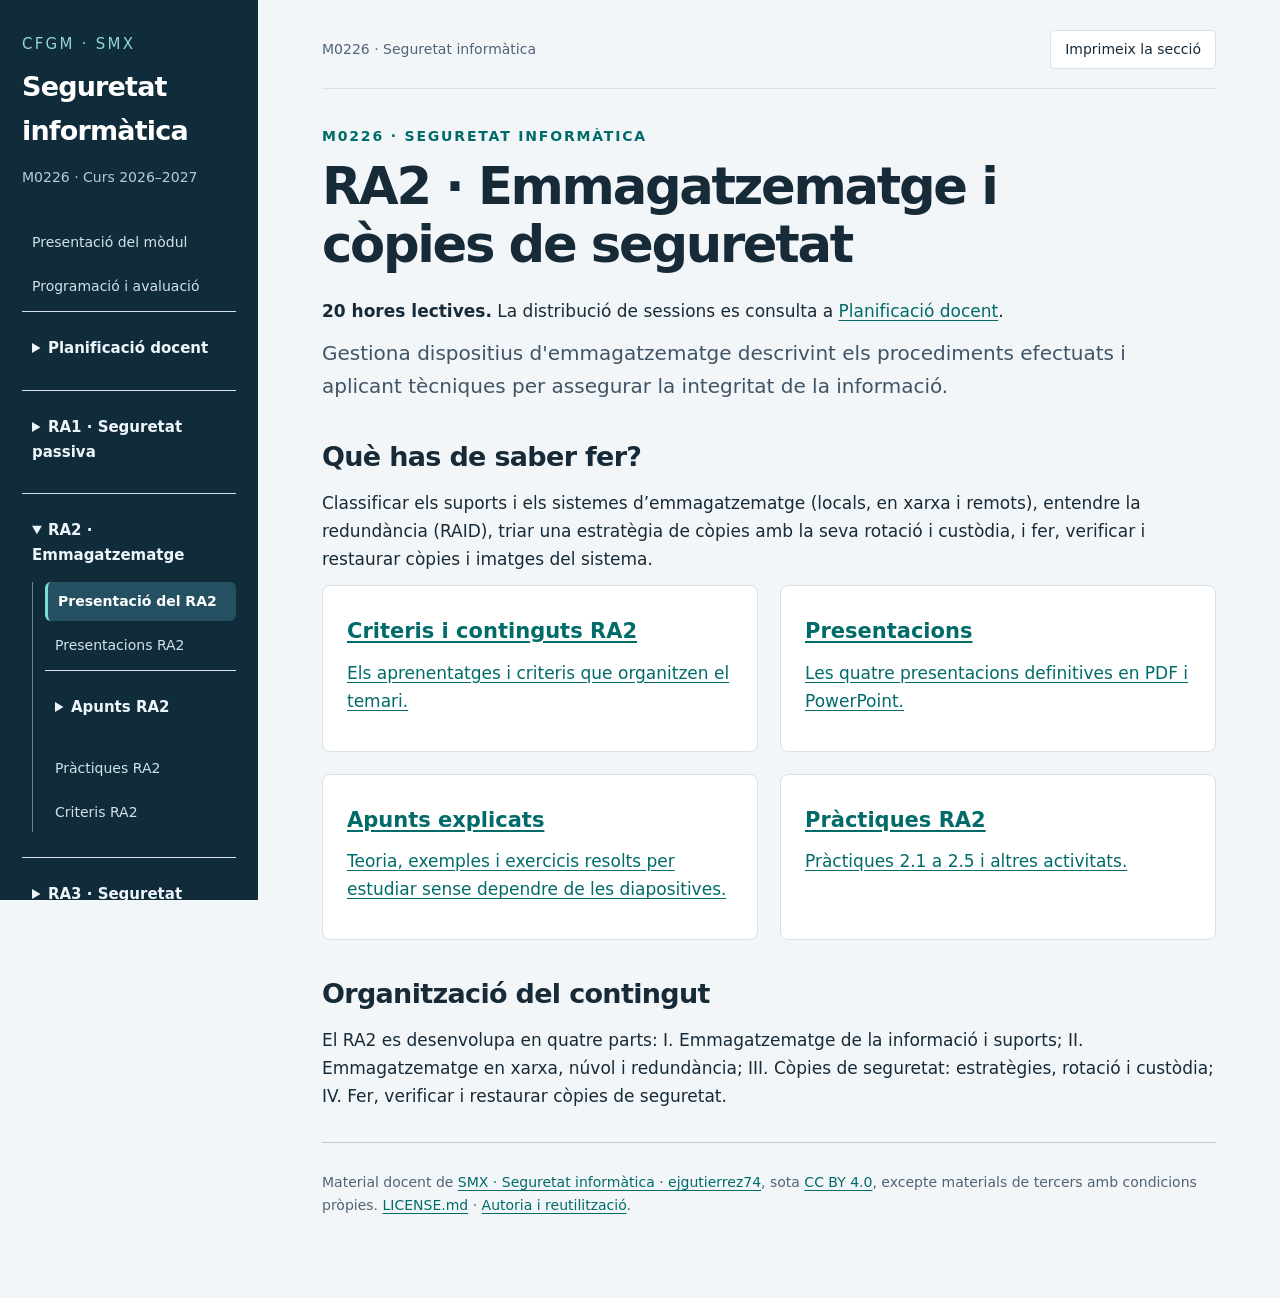
<file: ra2.html>
<!doctype html>
<html lang="ca">
<head>
<meta charset="utf-8">
<meta name="viewport" content="width=device-width,initial-scale=1">
<title>RA2 · Emmagatzematge i còpies de seguretat · M0226</title>
<meta name="description" content="RA2 · Emmagatzematge i còpies de seguretat · M0226. Apunts, pràctiques i criteris del currículum actual de primer curs de CFGM SMX.">
<link rel="stylesheet" href="style.css?v=20260920-access">
<link rel="icon" href="data:image/svg+xml,%3Csvg%20xmlns='http://www.w3.org/2000/svg'%20viewBox='0%200%2064%2064'%3E%3Crect%20width='64'%20height='64'%20rx='12'%20fill='%23102c3b'/%3E%3Ctext%20x='32'%20y='43'%20text-anchor='middle'%20font-size='38'%20fill='white'%20font-family='sans-serif'%3ES%3C/text%3E%3C/svg%3E">
<style id="ra2-llibre-css">
/* Presentació del codi i les imatges del RA1. */
#ra2-apunts pre, #ra2-practiques pre { font-family: Consolas, "Liberation Mono", monospace; font-size: 16px; font-weight: 700; line-height: 1.5; }
#ra2-apunts code, #ra2-practiques code { font-family: Consolas, "Liberation Mono", monospace; font-weight: 700; }
#ra2-apunts article img[src^="images/ra1-"], #ra2-apunts article img[src^="images/part-v-"] { max-width: 430px !important; height: auto; }
#ra2-apunts article figure.scheme svg { max-width: 540px; height: auto; }

/* Llegibilitat dels apunts de RA1. */
#ra2-apunts > article { line-height: 1.7; }
#ra2-apunts > article p { margin-block: 1rem; }
#ra2-apunts > article h3 { margin-top: 2.5rem; }
#ra2-apunts > article h4 { margin-top: 1.8rem; margin-bottom: .7rem; }
#ra2-apunts > article .table-wrap, #ra2-apunts > article pre, #ra2-apunts > article .notice, #ra2-apunts > article details { margin-block: 1.35rem; }
#ra2-apunts > article li { margin-block: .35rem; }
#ra2-apunts > article figure.ra1-visual { margin: 1.6rem auto; max-width: 420px; text-align: center; }
#ra2-apunts > article figure.ra1-visual img { display: block; width: auto; max-width: 100% !important; max-height: 260px; height: auto; margin: 0 auto; border-radius: 8px; }
#ra2-apunts > article figure.ra1-visual figcaption { color: #506375; font-size: .88em; margin-top: .55rem; line-height: 1.45; }
#ra2-apunts > article .ra1-passos { display: flex; flex-wrap: wrap; gap: .65rem; margin: 1.5rem 0; padding: 0; list-style: none; }
#ra2-apunts > article .ra1-passos li { flex: 1 1 150px; background: #eef7f6; border-left: 3px solid #006b69; border-radius: 5px; padding: .75rem .9rem; margin: 0; }
/* Apunts RA1 · format llibre de text (2026-11). */
#ra2-apunts .ra1-ca { background:#f3f6f9; border:1px solid #d6dee6; border-radius:8px; padding:.6rem 1rem; font-size:.95em; }
#ra2-apunts .ra1-ca p { margin:.35rem 0 !important; }
#ra2-apunts .ra1-clau { background:#eef7f6; border-left:4px solid #006b69; border-radius:6px; padding:.75rem 1rem; margin:1.3rem 0; }
#ra2-apunts .ra1-alerta { background:#fff5e6; border-left:4px solid #c46a00; border-radius:6px; padding:.75rem 1rem; margin:1.3rem 0; }
#ra2-apunts .ra1-exemple { background:#f6f4fb; border-left:4px solid #5b4a9e; border-radius:6px; padding:.75rem 1rem; margin:1.3rem 0; }
#ra2-apunts .ra1-clau ol, #ra2-apunts .ra1-exemple ul { margin:.4rem 0; }
#ra2-apunts .ra1-cards { display:grid; grid-template-columns:repeat(auto-fit,minmax(200px,1fr)); gap:.8rem; margin:1.3rem 0; }
#ra2-apunts .ra1-cards > div { background:#fff; border:1px solid #d6dee6; border-top:4px solid #24475c; border-radius:8px; padding:.8rem 1rem; }
#ra2-apunts .ra1-cards h4 { margin:0 0 .4rem !important; }
#ra2-apunts .ra1-cards p { margin:.3rem 0 !important; }
#ra2-apunts .ra1-cards img { display:block; max-width:100%; max-height:150px; margin:0 auto .5rem; border-radius:6px; }
#ra2-apunts figure.ra1-fig-r { float:right; width:190px; margin:.3rem 0 1rem 1.3rem; text-align:center; }
#ra2-apunts figure.ra1-fig-r img { width:100%; height:auto; max-height:200px; object-fit:contain; }
#ra2-apunts figure.ra1-fig-r figcaption, #ra2-apunts .ra1-figs figcaption { color:#506375; font-size:.85em; line-height:1.4; margin-top:.35rem; }
#ra2-apunts > article h3 { clear:both; }
#ra2-apunts .ra1-figs { display:flex; flex-wrap:wrap; gap:1rem; justify-content:center; margin:1.3rem 0; clear:both; }
#ra2-apunts .ra1-figs figure { flex:0 1 180px; margin:0; text-align:center; }
#ra2-apunts .ra1-figs figure img { width:100%; height:150px; object-fit:contain; }
#ra2-apunts .ra1-figs-2 figure { flex:1 1 300px; }
#ra2-apunts .ra1-figs-2 figure img { height:auto; max-height:320px; }
#ra2-apunts > article figure.ra1-visual.ra1-wide { max-width:720px; }
#ra2-apunts > article figure.ra1-visual.ra1-wide img { max-height:none; }
#ra2-apunts .ra1-video { max-width:720px; aspect-ratio:16/9; margin:1rem 0; }
#ra2-apunts .ra1-video iframe { width:100%; height:100%; border:0; border-radius:8px; }
#ra2-apunts pre.ra1-formula { background:#f3f6f9; border:1px solid #d6dee6; border-radius:8px; padding:.8rem 1rem; white-space:pre-wrap; }
#ra2-apunts blockquote { margin:1.2rem 0; padding:.6rem 1.2rem; border-left:4px solid #8aa0b2; color:#33495c; font-style:italic; }
#ra2-apunts .ra1-exercicis { clear:both; margin-top:2.5rem; padding-top:.5rem; border-top:3px solid #24475c; }
#ra2-apunts .ra1-ex { border:1px solid #d6dee6; border-radius:8px; padding:.4rem 1.1rem 1rem; margin:1.2rem 0; background:#fbfcfd; }
#ra2-apunts .ra1-ex details summary, #ra2-apunts details.ra1-annex summary { cursor:pointer; font-weight:700; color:#006b69; }
#ra2-apunts details.ra1-annex { border:1px dashed #8aa0b2; border-radius:8px; padding:.7rem 1rem; }
#ra2-apunts .ra1-credits { clear:both; margin-top:2.5rem; padding:.8rem 1rem; border-top:1px solid #d6dee6; font-size:.88em; color:#41566a; background:#f7f9fb; border-radius:6px; }
#ra2-apunts .ra1-credits p { margin:.25rem 0 !important; }
#ra2-apunts table td[rowspan] { vertical-align:middle; background:#f3f6f9; }
@media (max-width:640px){ #ra2-apunts figure.ra1-fig-r { float:none; width:auto; max-width:220px; margin:1rem auto; } }
@media print { #ra2-apunts details { display:block; } #ra2-apunts .ra1-video { display:none; } }
/* Més aire als apunts nous */
#ra2-apunts > article.ra1-llibre { line-height:1.85; font-size:1.02rem; }
#ra2-apunts > article.ra1-llibre p { margin-block:1.15rem; }
#ra2-apunts > article.ra1-llibre h3 { margin-top:3.4rem; margin-bottom:1.1rem; padding-bottom:.4rem; border-bottom:1px solid #e1e7ed; }
#ra2-apunts > article.ra1-llibre h4 { margin-top:2.2rem; margin-bottom:.8rem; }
#ra2-apunts > article.ra1-llibre ul, #ra2-apunts > article.ra1-llibre ol { margin-block:1.1rem; }
#ra2-apunts > article.ra1-llibre li { margin-block:.6rem; }
#ra2-apunts > article.ra1-llibre .table-wrap { margin-block:1.8rem; }
#ra2-apunts > article.ra1-llibre td, #ra2-apunts > article.ra1-llibre th { padding:.75rem 1rem; line-height:1.6; }
#ra2-apunts > article.ra1-llibre .ra1-cards { gap:1.2rem; margin-block:1.8rem; }
#ra2-apunts > article.ra1-llibre .ra1-cards > div { padding:1.1rem 1.25rem; }
#ra2-apunts > article.ra1-llibre .ra1-cards p { margin:.55rem 0 !important; }
#ra2-apunts > article.ra1-llibre .ra1-clau, #ra2-apunts > article.ra1-llibre .ra1-alerta, #ra2-apunts > article.ra1-llibre .ra1-exemple { padding:1rem 1.3rem; margin-block:1.8rem; }
#ra2-apunts > article.ra1-llibre .ra1-ca { padding:.9rem 1.2rem; margin-bottom:2rem; }
#ra2-apunts > article.ra1-llibre .ra1-ca p { margin:.5rem 0 !important; }
#ra2-apunts > article.ra1-llibre .ra1-figs { gap:1.6rem; margin-block:2rem; }
#ra2-apunts > article.ra1-llibre figure.ra1-fig-r { margin:.4rem 0 1.4rem 1.8rem; }
#ra2-apunts > article.ra1-llibre .ra1-passos { gap:.9rem; margin-block:1.8rem; }
#ra2-apunts > article.ra1-llibre .ra1-passos li { padding:1rem 1.1rem; line-height:1.55; }
#ra2-apunts > article.ra1-llibre blockquote { margin-block:1.8rem; padding:.9rem 1.4rem; }
#ra2-apunts > article.ra1-llibre .ra1-video { margin-block:1.5rem .5rem; }
#ra2-apunts > article.ra1-llibre pre { margin-block:1.5rem; padding:1rem 1.2rem; }
/* Índex de cada apartat */
#ra2-apunts .ra1-index { background:#fff; border:1px solid #d6dee6; border-left:4px solid #006b69; border-radius:8px; padding:.9rem 1.3rem 1rem; margin:1.5rem 0 2.5rem; }
#ra2-apunts .ra1-index p { margin:0 0 .5rem !important; }
#ra2-apunts .ra1-index ol { list-style:none; padding:0; margin:0; columns:2 260px; column-gap:2rem; }
#ra2-apunts .ra1-index li { margin:.3rem 0 !important; break-inside:avoid; }
#ra2-apunts .ra1-index a { text-decoration:none; color:#163447; }
#ra2-apunts .ra1-index a:hover { color:#006b69; text-decoration:underline; }
#ra2-apunts .ra1-index a span, #ra2-apunts .ra1-num { display:inline-block; min-width:2.4em; font-weight:700; color:#006b69; }
#ra2-apunts h3 { scroll-margin-top:1rem; }
#ra2-apunts .ra1-amunt { float:right; font-size:.72rem; font-weight:400; color:#8aa0b2; text-decoration:none; margin-top:.4rem; }
#ra2-apunts .ra1-amunt:hover { color:#006b69; }
@media print { #ra2-apunts .ra1-amunt { display:none; } }
/* Imatges centrades entre paràgrafs */
#ra2-apunts figure.ra1-fig-c { margin:1.8rem auto; max-width:240px; text-align:center; }
#ra2-apunts figure.ra1-fig-c img { width:100%; height:auto; max-height:210px; object-fit:contain; }
#ra2-apunts figure.ra1-fig-c figcaption { color:#506375; font-size:.85em; line-height:1.4; margin-top:.4rem; }
/* Índex lateral enganxós en pantalles amples */

@media (min-width:1300px){
 #ra2-apunts > article.ra1-llibre { display:grid; grid-template-columns:minmax(0,1fr) 230px; column-gap:2.2rem; align-items:start; }
 #ra2-apunts > article.ra1-llibre > * { grid-column:1; }
 #ra2-apunts > article.ra1-llibre > .ra1-index { grid-column:2; grid-row:1 / span 400; position:sticky; top:1rem; margin:0; max-height:calc(100vh - 2rem); overflow:auto; font-size:.88rem; padding:.8rem 1rem; }
 #ra2-apunts .ra1-index ol { columns:auto; }
 #ra2-apunts .ra1-amunt { display:none; }
}
#ra2-apunts > article.ra1-llibre .ra1-ca + .ra1-index + h3, #ra2-apunts > article.ra1-llibre .ra1-index + h3 { margin-top:2rem; }
#ra2-apunts h3 { scroll-margin-top:1.2rem; }
#ra2-apunts .ra1-index .ra1-index-top { margin:.8rem 0 0 !important; padding-top:.6rem; border-top:1px solid #e1e7ed; font-size:.85em; }
#ra2-apunts .ra1-index li a.actiu { color:#006b69; font-weight:700; }
#ra2-apunts .ra1-index li a.actiu span { color:#c46a00; }
/* Apunts RA1 · format llibre de text (2026-11). */
#ra2-apunts .ra1-ca { background:#f3f6f9; border:1px solid #d6dee6; border-radius:8px; padding:.6rem 1rem; font-size:.95em; }
#ra2-apunts .ra1-ca p { margin:.35rem 0 !important; }
#ra2-apunts .ra1-clau { background:#eef7f6; border-left:4px solid #006b69; border-radius:6px; padding:.75rem 1rem; margin:1.3rem 0; }
#ra2-apunts .ra1-alerta { background:#fff5e6; border-left:4px solid #c46a00; border-radius:6px; padding:.75rem 1rem; margin:1.3rem 0; }
#ra2-apunts .ra1-exemple { background:#f6f4fb; border-left:4px solid #5b4a9e; border-radius:6px; padding:.75rem 1rem; margin:1.3rem 0; }
#ra2-apunts .ra1-clau ol, #ra2-apunts .ra1-exemple ul { margin:.4rem 0; }
#ra2-apunts .ra1-cards { display:grid; grid-template-columns:repeat(auto-fit,minmax(200px,1fr)); gap:.8rem; margin:1.3rem 0; }
#ra2-apunts .ra1-cards > div { background:#fff; border:1px solid #d6dee6; border-top:4px solid #24475c; border-radius:8px; padding:.8rem 1rem; }
#ra2-apunts .ra1-cards h4 { margin:0 0 .4rem !important; }
#ra2-apunts .ra1-cards p { margin:.3rem 0 !important; }
#ra2-apunts .ra1-cards img { display:block; max-width:100%; max-height:150px; margin:0 auto .5rem; border-radius:6px; }
#ra2-apunts figure.ra1-fig-r { float:right; width:190px; margin:.3rem 0 1rem 1.3rem; text-align:center; }
#ra2-apunts figure.ra1-fig-r img { width:100%; height:auto; max-height:200px; object-fit:contain; }
#ra2-apunts figure.ra1-fig-r figcaption, #ra2-apunts .ra1-figs figcaption { color:#506375; font-size:.85em; line-height:1.4; margin-top:.35rem; }
#ra2-apunts > article h3 { clear:both; }
#ra2-apunts .ra1-figs { display:flex; flex-wrap:wrap; gap:1rem; justify-content:center; margin:1.3rem 0; clear:both; }
#ra2-apunts .ra1-figs figure { flex:0 1 180px; margin:0; text-align:center; }
#ra2-apunts .ra1-figs figure img { width:100%; height:150px; object-fit:contain; }
#ra2-apunts .ra1-figs-2 figure { flex:1 1 300px; }
#ra2-apunts .ra1-figs-2 figure img { height:auto; max-height:320px; }
#ra2-apunts > article figure.ra1-visual.ra1-wide { max-width:720px; }
#ra2-apunts > article figure.ra1-visual.ra1-wide img { max-height:none; }
#ra2-apunts .ra1-video { max-width:720px; aspect-ratio:16/9; margin:1rem 0; }
#ra2-apunts .ra1-video iframe { width:100%; height:100%; border:0; border-radius:8px; }
#ra2-apunts pre.ra1-formula { background:#f3f6f9; border:1px solid #d6dee6; border-radius:8px; padding:.8rem 1rem; white-space:pre-wrap; }
#ra2-apunts blockquote { margin:1.2rem 0; padding:.6rem 1.2rem; border-left:4px solid #8aa0b2; color:#33495c; font-style:italic; }
#ra2-apunts .ra1-exercicis { clear:both; margin-top:2.5rem; padding-top:.5rem; border-top:3px solid #24475c; }
#ra2-apunts .ra1-ex { border:1px solid #d6dee6; border-radius:8px; padding:.4rem 1.1rem 1rem; margin:1.2rem 0; background:#fbfcfd; }
#ra2-apunts .ra1-ex details summary, #ra2-apunts details.ra1-annex summary { cursor:pointer; font-weight:700; color:#006b69; }
#ra2-apunts details.ra1-annex { border:1px dashed #8aa0b2; border-radius:8px; padding:.7rem 1rem; }
#ra2-apunts .ra1-credits { clear:both; margin-top:2.5rem; padding:.8rem 1rem; border-top:1px solid #d6dee6; font-size:.88em; color:#41566a; background:#f7f9fb; border-radius:6px; }
#ra2-apunts .ra1-credits p { margin:.25rem 0 !important; }
#ra2-apunts table td[rowspan] { vertical-align:middle; background:#f3f6f9; }
@media (max-width:640px){ #ra2-apunts figure.ra1-fig-r { float:none; width:auto; max-width:220px; margin:1rem auto; } }
@media print { #ra2-apunts details { display:block; } #ra2-apunts .ra1-video { display:none; } }
/* Més aire als apunts nous */
#ra2-apunts > article.ra1-llibre { line-height:1.85; font-size:1.02rem; }
#ra2-apunts > article.ra1-llibre p { margin-block:1.15rem; }
#ra2-apunts > article.ra1-llibre h3 { margin-top:3.4rem; margin-bottom:1.1rem; padding-bottom:.4rem; border-bottom:1px solid #e1e7ed; }
#ra2-apunts > article.ra1-llibre h4 { margin-top:2.2rem; margin-bottom:.8rem; }
#ra2-apunts > article.ra1-llibre ul, #ra2-apunts > article.ra1-llibre ol { margin-block:1.1rem; }
#ra2-apunts > article.ra1-llibre li { margin-block:.6rem; }
#ra2-apunts > article.ra1-llibre .table-wrap { margin-block:1.8rem; }
#ra2-apunts > article.ra1-llibre td, #ra2-apunts > article.ra1-llibre th { padding:.75rem 1rem; line-height:1.6; }
#ra2-apunts > article.ra1-llibre .ra1-cards { gap:1.2rem; margin-block:1.8rem; }
#ra2-apunts > article.ra1-llibre .ra1-cards > div { padding:1.1rem 1.25rem; }
#ra2-apunts > article.ra1-llibre .ra1-cards p { margin:.55rem 0 !important; }
#ra2-apunts > article.ra1-llibre .ra1-clau, #ra2-apunts > article.ra1-llibre .ra1-alerta, #ra2-apunts > article.ra1-llibre .ra1-exemple { padding:1rem 1.3rem; margin-block:1.8rem; }
#ra2-apunts > article.ra1-llibre .ra1-ca { padding:.9rem 1.2rem; margin-bottom:2rem; }
#ra2-apunts > article.ra1-llibre .ra1-ca p { margin:.5rem 0 !important; }
#ra2-apunts > article.ra1-llibre .ra1-figs { gap:1.6rem; margin-block:2rem; }
#ra2-apunts > article.ra1-llibre figure.ra1-fig-r { margin:.4rem 0 1.4rem 1.8rem; }
#ra2-apunts > article.ra1-llibre .ra1-passos { gap:.9rem; margin-block:1.8rem; }
#ra2-apunts > article.ra1-llibre .ra1-passos li { padding:1rem 1.1rem; line-height:1.55; }
#ra2-apunts > article.ra1-llibre blockquote { margin-block:1.8rem; padding:.9rem 1.4rem; }
#ra2-apunts > article.ra1-llibre .ra1-video { margin-block:1.5rem .5rem; }
#ra2-apunts > article.ra1-llibre pre { margin-block:1.5rem; padding:1rem 1.2rem; }
/* Índex de cada apartat */
#ra2-apunts .ra1-index { background:#fff; border:1px solid #d6dee6; border-left:4px solid #006b69; border-radius:8px; padding:.9rem 1.3rem 1rem; margin:1.5rem 0 2.5rem; }
#ra2-apunts .ra1-index p { margin:0 0 .5rem !important; }
#ra2-apunts .ra1-index ol { list-style:none; padding:0; margin:0; columns:2 260px; column-gap:2rem; }
#ra2-apunts .ra1-index li { margin:.3rem 0 !important; break-inside:avoid; }
#ra2-apunts .ra1-index a { text-decoration:none; color:#163447; }
#ra2-apunts .ra1-index a:hover { color:#006b69; text-decoration:underline; }
#ra2-apunts .ra1-index a span, #ra2-apunts .ra1-num { display:inline-block; min-width:2.4em; font-weight:700; color:#006b69; }
#ra2-apunts h3 { scroll-margin-top:1rem; }
#ra2-apunts .ra1-amunt { float:right; font-size:.72rem; font-weight:400; color:#8aa0b2; text-decoration:none; margin-top:.4rem; }
#ra2-apunts .ra1-amunt:hover { color:#006b69; }
@media print { #ra2-apunts .ra1-amunt { display:none; } }
/* Imatges centrades entre paràgrafs */
#ra2-apunts figure.ra1-fig-c { margin:1.8rem auto; max-width:240px; text-align:center; }
#ra2-apunts figure.ra1-fig-c img { width:100%; height:auto; max-height:210px; object-fit:contain; }
#ra2-apunts figure.ra1-fig-c figcaption { color:#506375; font-size:.85em; line-height:1.4; margin-top:.4rem; }
/* Índex lateral enganxós en pantalles amples */

@media (min-width:1300px){
 #ra2-apunts > article.ra1-llibre { display:grid; grid-template-columns:minmax(0,1fr) 230px; column-gap:2.2rem; align-items:start; }
 #ra2-apunts > article.ra1-llibre > * { grid-column:1; }
 #ra2-apunts > article.ra1-llibre > .ra1-index { grid-column:2; grid-row:1 / span 400; position:sticky; top:1rem; margin:0; max-height:calc(100vh - 2rem); overflow:auto; font-size:.88rem; padding:.8rem 1rem; }
 #ra2-apunts .ra1-index ol { columns:auto; }
 #ra2-apunts .ra1-amunt { display:none; }
}
#ra2-apunts > article.ra1-llibre .ra1-ca + .ra1-index + h3, #ra2-apunts > article.ra1-llibre .ra1-index + h3 { margin-top:2rem; }
#ra2-apunts h3 { scroll-margin-top:1.2rem; }
#ra2-apunts .ra1-index .ra1-index-top { margin:.8rem 0 0 !important; padding-top:.6rem; border-top:1px solid #e1e7ed; font-size:.85em; }
#ra2-apunts .ra1-index li a.actiu { color:#006b69; font-weight:700; }
#ra2-apunts .ra1-index li a.actiu span { color:#c46a00; }
/* Solucions plegables */
#ra2-apunts details.ra1-sol, #ra2-apunts .ra1-ex details { margin-top:1rem; border:1px solid #cfe3e1; border-radius:8px; background:#f4faf9; }
#ra2-apunts .ra1-ex details > summary { list-style:none; cursor:pointer; padding:.6rem 1rem; font-weight:700; color:#006b69; user-select:none; }
#ra2-apunts .ra1-ex details > summary::-webkit-details-marker { display:none; }
#ra2-apunts .ra1-ex details > summary::before { content:"▶"; display:inline-block; margin-right:.55rem; font-size:.8em; transition:transform .2s; }
#ra2-apunts .ra1-ex details[open] > summary::before { transform:rotate(90deg); }
#ra2-apunts .ra1-ex details > summary:hover { background:#e7f3f1; border-radius:8px; }
#ra2-apunts .ra1-ex details > :not(summary) { margin-left:1rem; margin-right:1rem; }
#ra2-apunts .ra1-ex details[open] { padding-bottom:.6rem; }
@media print { #ra2-apunts .ra1-ex details > summary::before { content:""; } }
/* Apunts RA1 · format llibre de text (2026-11). */
#ra2-apunts .ra1-ca { background:#f3f6f9; border:1px solid #d6dee6; border-radius:8px; padding:.6rem 1rem; font-size:.95em; }
#ra2-apunts .ra1-ca p { margin:.35rem 0 !important; }
#ra2-apunts .ra1-clau { background:#eef7f6; border-left:4px solid #006b69; border-radius:6px; padding:.75rem 1rem; margin:1.3rem 0; }
#ra2-apunts .ra1-alerta { background:#fff5e6; border-left:4px solid #c46a00; border-radius:6px; padding:.75rem 1rem; margin:1.3rem 0; }
#ra2-apunts .ra1-exemple { background:#f6f4fb; border-left:4px solid #5b4a9e; border-radius:6px; padding:.75rem 1rem; margin:1.3rem 0; }
#ra2-apunts .ra1-clau ol, #ra2-apunts .ra1-exemple ul { margin:.4rem 0; }
#ra2-apunts .ra1-cards { display:grid; grid-template-columns:repeat(auto-fit,minmax(200px,1fr)); gap:.8rem; margin:1.3rem 0; }
#ra2-apunts .ra1-cards > div { background:#fff; border:1px solid #d6dee6; border-top:4px solid #24475c; border-radius:8px; padding:.8rem 1rem; }
#ra2-apunts .ra1-cards h4 { margin:0 0 .4rem !important; }
#ra2-apunts .ra1-cards p { margin:.3rem 0 !important; }
#ra2-apunts .ra1-cards img { display:block; max-width:100%; max-height:150px; margin:0 auto .5rem; border-radius:6px; }
#ra2-apunts figure.ra1-fig-r { float:right; width:190px; margin:.3rem 0 1rem 1.3rem; text-align:center; }
#ra2-apunts figure.ra1-fig-r img { width:100%; height:auto; max-height:200px; object-fit:contain; }
#ra2-apunts figure.ra1-fig-r figcaption, #ra2-apunts .ra1-figs figcaption { color:#506375; font-size:.85em; line-height:1.4; margin-top:.35rem; }
#ra2-apunts > article h3 { clear:both; }
#ra2-apunts .ra1-figs { display:flex; flex-wrap:wrap; gap:1rem; justify-content:center; margin:1.3rem 0; clear:both; }
#ra2-apunts .ra1-figs figure { flex:0 1 180px; margin:0; text-align:center; }
#ra2-apunts .ra1-figs figure img { width:100%; height:150px; object-fit:contain; }
#ra2-apunts .ra1-figs-2 figure { flex:1 1 300px; }
#ra2-apunts .ra1-figs-2 figure img { height:auto; max-height:320px; }
#ra2-apunts > article figure.ra1-visual.ra1-wide { max-width:720px; }
#ra2-apunts > article figure.ra1-visual.ra1-wide img { max-height:none; }
#ra2-apunts .ra1-video { max-width:720px; aspect-ratio:16/9; margin:1rem 0; }
#ra2-apunts .ra1-video iframe { width:100%; height:100%; border:0; border-radius:8px; }
#ra2-apunts pre.ra1-formula { background:#f3f6f9; border:1px solid #d6dee6; border-radius:8px; padding:.8rem 1rem; white-space:pre-wrap; }
#ra2-apunts blockquote { margin:1.2rem 0; padding:.6rem 1.2rem; border-left:4px solid #8aa0b2; color:#33495c; font-style:italic; }
#ra2-apunts .ra1-exercicis { clear:both; margin-top:2.5rem; padding-top:.5rem; border-top:3px solid #24475c; }
#ra2-apunts .ra1-ex { border:1px solid #d6dee6; border-radius:8px; padding:.4rem 1.1rem 1rem; margin:1.2rem 0; background:#fbfcfd; }
#ra2-apunts .ra1-ex details summary, #ra2-apunts details.ra1-annex summary { cursor:pointer; font-weight:700; color:#006b69; }
#ra2-apunts details.ra1-annex { border:1px dashed #8aa0b2; border-radius:8px; padding:.7rem 1rem; }
#ra2-apunts .ra1-credits { clear:both; margin-top:2.5rem; padding:.8rem 1rem; border-top:1px solid #d6dee6; font-size:.88em; color:#41566a; background:#f7f9fb; border-radius:6px; }
#ra2-apunts .ra1-credits p { margin:.25rem 0 !important; }
#ra2-apunts table td[rowspan] { vertical-align:middle; background:#f3f6f9; }
@media (max-width:640px){ #ra2-apunts figure.ra1-fig-r { float:none; width:auto; max-width:220px; margin:1rem auto; } }
@media print { #ra2-apunts details { display:block; } #ra2-apunts .ra1-video { display:none; } }
/* Més aire als apunts nous */
#ra2-apunts > article.ra1-llibre { line-height:1.85; font-size:1.02rem; }
#ra2-apunts > article.ra1-llibre p { margin-block:1.15rem; }
#ra2-apunts > article.ra1-llibre h3 { margin-top:3.4rem; margin-bottom:1.1rem; padding-bottom:.4rem; border-bottom:1px solid #e1e7ed; }
#ra2-apunts > article.ra1-llibre h4 { margin-top:2.2rem; margin-bottom:.8rem; }
#ra2-apunts > article.ra1-llibre ul, #ra2-apunts > article.ra1-llibre ol { margin-block:1.1rem; }
#ra2-apunts > article.ra1-llibre li { margin-block:.6rem; }
#ra2-apunts > article.ra1-llibre .table-wrap { margin-block:1.8rem; }
#ra2-apunts > article.ra1-llibre td, #ra2-apunts > article.ra1-llibre th { padding:.75rem 1rem; line-height:1.6; }
#ra2-apunts > article.ra1-llibre .ra1-cards { gap:1.2rem; margin-block:1.8rem; }
#ra2-apunts > article.ra1-llibre .ra1-cards > div { padding:1.1rem 1.25rem; }
#ra2-apunts > article.ra1-llibre .ra1-cards p { margin:.55rem 0 !important; }
#ra2-apunts > article.ra1-llibre .ra1-clau, #ra2-apunts > article.ra1-llibre .ra1-alerta, #ra2-apunts > article.ra1-llibre .ra1-exemple { padding:1rem 1.3rem; margin-block:1.8rem; }
#ra2-apunts > article.ra1-llibre .ra1-ca { padding:.9rem 1.2rem; margin-bottom:2rem; }
#ra2-apunts > article.ra1-llibre .ra1-ca p { margin:.5rem 0 !important; }
#ra2-apunts > article.ra1-llibre .ra1-figs { gap:1.6rem; margin-block:2rem; }
#ra2-apunts > article.ra1-llibre figure.ra1-fig-r { margin:.4rem 0 1.4rem 1.8rem; }
#ra2-apunts > article.ra1-llibre .ra1-passos { gap:.9rem; margin-block:1.8rem; }
#ra2-apunts > article.ra1-llibre .ra1-passos li { padding:1rem 1.1rem; line-height:1.55; }
#ra2-apunts > article.ra1-llibre blockquote { margin-block:1.8rem; padding:.9rem 1.4rem; }
#ra2-apunts > article.ra1-llibre .ra1-video { margin-block:1.5rem .5rem; }
#ra2-apunts > article.ra1-llibre pre { margin-block:1.5rem; padding:1rem 1.2rem; }
/* Índex de cada apartat */
#ra2-apunts .ra1-index { background:#fff; border:1px solid #d6dee6; border-left:4px solid #006b69; border-radius:8px; padding:.9rem 1.3rem 1rem; margin:1.5rem 0 2.5rem; }
#ra2-apunts .ra1-index p { margin:0 0 .5rem !important; }
#ra2-apunts .ra1-index ol { list-style:none; padding:0; margin:0; columns:2 260px; column-gap:2rem; }
#ra2-apunts .ra1-index li { margin:.3rem 0 !important; break-inside:avoid; }
#ra2-apunts .ra1-index a { text-decoration:none; color:#163447; }
#ra2-apunts .ra1-index a:hover { color:#006b69; text-decoration:underline; }
#ra2-apunts .ra1-index a span, #ra2-apunts .ra1-num { display:inline-block; min-width:2.4em; font-weight:700; color:#006b69; }
#ra2-apunts h3 { scroll-margin-top:1rem; }
#ra2-apunts .ra1-amunt { float:right; font-size:.72rem; font-weight:400; color:#8aa0b2; text-decoration:none; margin-top:.4rem; }
#ra2-apunts .ra1-amunt:hover { color:#006b69; }
@media print { #ra2-apunts .ra1-amunt { display:none; } }
/* Imatges centrades entre paràgrafs */
#ra2-apunts figure.ra1-fig-c { margin:1.8rem auto; max-width:240px; text-align:center; }
#ra2-apunts figure.ra1-fig-c img { width:100%; height:auto; max-height:210px; object-fit:contain; }
#ra2-apunts figure.ra1-fig-c figcaption { color:#506375; font-size:.85em; line-height:1.4; margin-top:.4rem; }
/* Índex lateral enganxós en pantalles amples */

@media (min-width:1300px){
 #ra2-apunts > article.ra1-llibre { display:grid; grid-template-columns:minmax(0,1fr) 230px; column-gap:2.2rem; align-items:start; }
 #ra2-apunts > article.ra1-llibre > * { grid-column:1; }
 #ra2-apunts > article.ra1-llibre > .ra1-index { grid-column:2; grid-row:1 / span 400; position:sticky; top:1rem; margin:0; max-height:calc(100vh - 2rem); overflow:auto; font-size:.88rem; padding:.8rem 1rem; }
 #ra2-apunts .ra1-index ol { columns:auto; }
 #ra2-apunts .ra1-amunt { display:none; }
}
#ra2-apunts > article.ra1-llibre .ra1-ca + .ra1-index + h3, #ra2-apunts > article.ra1-llibre .ra1-index + h3 { margin-top:2rem; }
#ra2-apunts h3 { scroll-margin-top:1.2rem; }
#ra2-apunts .ra1-index .ra1-index-top { margin:.8rem 0 0 !important; padding-top:.6rem; border-top:1px solid #e1e7ed; font-size:.85em; }
#ra2-apunts .ra1-index li a.actiu { color:#006b69; font-weight:700; }
#ra2-apunts .ra1-index li a.actiu span { color:#c46a00; }
/* Solucions plegables */
#ra2-apunts details.ra1-sol, #ra2-apunts .ra1-ex details { margin-top:1rem; border:1px solid #cfe3e1; border-radius:8px; background:#f4faf9; }
#ra2-apunts .ra1-ex details > summary { list-style:none; cursor:pointer; padding:.6rem 1rem; font-weight:700; color:#006b69; user-select:none; }
#ra2-apunts .ra1-ex details > summary::-webkit-details-marker { display:none; }
#ra2-apunts .ra1-ex details > summary::before { content:"▶"; display:inline-block; margin-right:.55rem; font-size:.8em; transition:transform .2s; }
#ra2-apunts .ra1-ex details[open] > summary::before { transform:rotate(90deg); }
#ra2-apunts .ra1-ex details > summary:hover { background:#e7f3f1; border-radius:8px; }
#ra2-apunts .ra1-ex details > :not(summary) { margin-left:1rem; margin-right:1rem; }
#ra2-apunts .ra1-ex details[open] { padding-bottom:.6rem; }
@media print { #ra2-apunts .ra1-ex details > summary::before { content:""; } }
#ra2-apunts pre.ra1-formula { color:#163447 !important; background:#f3f6f9 !important; }
/* Apunts RA1 · format llibre de text (2026-11). */
#ra2-apunts .ra1-ca { background:#f3f6f9; border:1px solid #d6dee6; border-radius:8px; padding:.6rem 1rem; font-size:.95em; }
#ra2-apunts .ra1-ca p { margin:.35rem 0 !important; }
#ra2-apunts .ra1-clau { background:#eef7f6; border-left:4px solid #006b69; border-radius:6px; padding:.75rem 1rem; margin:1.3rem 0; }
#ra2-apunts .ra1-alerta { background:#fff5e6; border-left:4px solid #c46a00; border-radius:6px; padding:.75rem 1rem; margin:1.3rem 0; }
#ra2-apunts .ra1-exemple { background:#f6f4fb; border-left:4px solid #5b4a9e; border-radius:6px; padding:.75rem 1rem; margin:1.3rem 0; }
#ra2-apunts .ra1-clau ol, #ra2-apunts .ra1-exemple ul { margin:.4rem 0; }
#ra2-apunts .ra1-cards { display:grid; grid-template-columns:repeat(auto-fit,minmax(200px,1fr)); gap:.8rem; margin:1.3rem 0; }
#ra2-apunts .ra1-cards > div { background:#fff; border:1px solid #d6dee6; border-top:4px solid #24475c; border-radius:8px; padding:.8rem 1rem; }
#ra2-apunts .ra1-cards h4 { margin:0 0 .4rem !important; }
#ra2-apunts .ra1-cards p { margin:.3rem 0 !important; }
#ra2-apunts .ra1-cards img { display:block; max-width:100%; max-height:150px; margin:0 auto .5rem; border-radius:6px; }
#ra2-apunts figure.ra1-fig-r { float:right; width:190px; margin:.3rem 0 1rem 1.3rem; text-align:center; }
#ra2-apunts figure.ra1-fig-r img { width:100%; height:auto; max-height:200px; object-fit:contain; }
#ra2-apunts figure.ra1-fig-r figcaption, #ra2-apunts .ra1-figs figcaption { color:#506375; font-size:.85em; line-height:1.4; margin-top:.35rem; }
#ra2-apunts > article h3 { clear:both; }
#ra2-apunts .ra1-figs { display:flex; flex-wrap:wrap; gap:1rem; justify-content:center; margin:1.3rem 0; clear:both; }
#ra2-apunts .ra1-figs figure { flex:0 1 180px; margin:0; text-align:center; }
#ra2-apunts .ra1-figs figure img { width:100%; height:150px; object-fit:contain; }
#ra2-apunts .ra1-figs-2 figure { flex:1 1 300px; }
#ra2-apunts .ra1-figs-2 figure img { height:auto; max-height:320px; }
#ra2-apunts > article figure.ra1-visual.ra1-wide { max-width:720px; }
#ra2-apunts > article figure.ra1-visual.ra1-wide img { max-height:none; }
#ra2-apunts .ra1-video { max-width:720px; aspect-ratio:16/9; margin:1rem 0; }
#ra2-apunts .ra1-video iframe { width:100%; height:100%; border:0; border-radius:8px; }
#ra2-apunts pre.ra1-formula { background:#f3f6f9; border:1px solid #d6dee6; border-radius:8px; padding:.8rem 1rem; white-space:pre-wrap; }
#ra2-apunts blockquote { margin:1.2rem 0; padding:.6rem 1.2rem; border-left:4px solid #8aa0b2; color:#33495c; font-style:italic; }
#ra2-apunts .ra1-exercicis { clear:both; margin-top:2.5rem; padding-top:.5rem; border-top:3px solid #24475c; }
#ra2-apunts .ra1-ex { border:1px solid #d6dee6; border-radius:8px; padding:.4rem 1.1rem 1rem; margin:1.2rem 0; background:#fbfcfd; }
#ra2-apunts .ra1-ex details summary, #ra2-apunts details.ra1-annex summary { cursor:pointer; font-weight:700; color:#006b69; }
#ra2-apunts details.ra1-annex { border:1px dashed #8aa0b2; border-radius:8px; padding:.7rem 1rem; }
#ra2-apunts .ra1-credits { clear:both; margin-top:2.5rem; padding:.8rem 1rem; border-top:1px solid #d6dee6; font-size:.88em; color:#41566a; background:#f7f9fb; border-radius:6px; }
#ra2-apunts .ra1-credits p { margin:.25rem 0 !important; }
#ra2-apunts table td[rowspan] { vertical-align:middle; background:#f3f6f9; }
@media (max-width:640px){ #ra2-apunts figure.ra1-fig-r { float:none; width:auto; max-width:220px; margin:1rem auto; } }
@media print { #ra2-apunts details { display:block; } #ra2-apunts .ra1-video { display:none; } }
/* Més aire als apunts nous */
#ra2-apunts > article.ra1-llibre { line-height:1.85; font-size:1.02rem; }
#ra2-apunts > article.ra1-llibre p { margin-block:1.15rem; }
#ra2-apunts > article.ra1-llibre h3 { margin-top:3.4rem; margin-bottom:1.1rem; padding-bottom:.4rem; border-bottom:1px solid #e1e7ed; }
#ra2-apunts > article.ra1-llibre h4 { margin-top:2.2rem; margin-bottom:.8rem; }
#ra2-apunts > article.ra1-llibre ul, #ra2-apunts > article.ra1-llibre ol { margin-block:1.1rem; }
#ra2-apunts > article.ra1-llibre li { margin-block:.6rem; }
#ra2-apunts > article.ra1-llibre .table-wrap { margin-block:1.8rem; }
#ra2-apunts > article.ra1-llibre td, #ra2-apunts > article.ra1-llibre th { padding:.75rem 1rem; line-height:1.6; }
#ra2-apunts > article.ra1-llibre .ra1-cards { gap:1.2rem; margin-block:1.8rem; }
#ra2-apunts > article.ra1-llibre .ra1-cards > div { padding:1.1rem 1.25rem; }
#ra2-apunts > article.ra1-llibre .ra1-cards p { margin:.55rem 0 !important; }
#ra2-apunts > article.ra1-llibre .ra1-clau, #ra2-apunts > article.ra1-llibre .ra1-alerta, #ra2-apunts > article.ra1-llibre .ra1-exemple { padding:1rem 1.3rem; margin-block:1.8rem; }
#ra2-apunts > article.ra1-llibre .ra1-ca { padding:.9rem 1.2rem; margin-bottom:2rem; }
#ra2-apunts > article.ra1-llibre .ra1-ca p { margin:.5rem 0 !important; }
#ra2-apunts > article.ra1-llibre .ra1-figs { gap:1.6rem; margin-block:2rem; }
#ra2-apunts > article.ra1-llibre figure.ra1-fig-r { margin:.4rem 0 1.4rem 1.8rem; }
#ra2-apunts > article.ra1-llibre .ra1-passos { gap:.9rem; margin-block:1.8rem; }
#ra2-apunts > article.ra1-llibre .ra1-passos li { padding:1rem 1.1rem; line-height:1.55; }
#ra2-apunts > article.ra1-llibre blockquote { margin-block:1.8rem; padding:.9rem 1.4rem; }
#ra2-apunts > article.ra1-llibre .ra1-video { margin-block:1.5rem .5rem; }
#ra2-apunts > article.ra1-llibre pre { margin-block:1.5rem; padding:1rem 1.2rem; }
/* Índex de cada apartat */
#ra2-apunts .ra1-index { background:#fff; border:1px solid #d6dee6; border-left:4px solid #006b69; border-radius:8px; padding:.9rem 1.3rem 1rem; margin:1.5rem 0 2.5rem; }
#ra2-apunts .ra1-index p { margin:0 0 .5rem !important; }
#ra2-apunts .ra1-index ol { list-style:none; padding:0; margin:0; columns:2 260px; column-gap:2rem; }
#ra2-apunts .ra1-index li { margin:.3rem 0 !important; break-inside:avoid; }
#ra2-apunts .ra1-index a { text-decoration:none; color:#163447; }
#ra2-apunts .ra1-index a:hover { color:#006b69; text-decoration:underline; }
#ra2-apunts .ra1-index a span, #ra2-apunts .ra1-num { display:inline-block; min-width:2.4em; font-weight:700; color:#006b69; }
#ra2-apunts h3 { scroll-margin-top:1rem; }
#ra2-apunts .ra1-amunt { float:right; font-size:.72rem; font-weight:400; color:#8aa0b2; text-decoration:none; margin-top:.4rem; }
#ra2-apunts .ra1-amunt:hover { color:#006b69; }
@media print { #ra2-apunts .ra1-amunt { display:none; } }
/* Imatges centrades entre paràgrafs */
#ra2-apunts figure.ra1-fig-c { margin:1.8rem auto; max-width:240px; text-align:center; }
#ra2-apunts figure.ra1-fig-c img { width:100%; height:auto; max-height:210px; object-fit:contain; }
#ra2-apunts figure.ra1-fig-c figcaption { color:#506375; font-size:.85em; line-height:1.4; margin-top:.4rem; }
/* Índex lateral enganxós en pantalles amples */

@media (min-width:1300px){
 #ra2-apunts > article.ra1-llibre { display:grid; grid-template-columns:minmax(0,1fr) 230px; column-gap:2.2rem; align-items:start; }
 #ra2-apunts > article.ra1-llibre > * { grid-column:1; }
 #ra2-apunts > article.ra1-llibre > .ra1-index { grid-column:2; grid-row:1 / span 400; position:sticky; top:1rem; margin:0; max-height:calc(100vh - 2rem); overflow:auto; font-size:.88rem; padding:.8rem 1rem; }
 #ra2-apunts .ra1-index ol { columns:auto; }
 #ra2-apunts .ra1-amunt { display:none; }
}
#ra2-apunts > article.ra1-llibre .ra1-ca + .ra1-index + h3, #ra2-apunts > article.ra1-llibre .ra1-index + h3 { margin-top:2rem; }
#ra2-apunts h3 { scroll-margin-top:1.2rem; }
#ra2-apunts .ra1-index .ra1-index-top { margin:.8rem 0 0 !important; padding-top:.6rem; border-top:1px solid #e1e7ed; font-size:.85em; }
#ra2-apunts .ra1-index li a.actiu { color:#006b69; font-weight:700; }
#ra2-apunts .ra1-index li a.actiu span { color:#c46a00; }
/* Solucions plegables */
#ra2-apunts details.ra1-sol, #ra2-apunts .ra1-ex details { margin-top:1rem; border:1px solid #cfe3e1; border-radius:8px; background:#f4faf9; }
#ra2-apunts .ra1-ex details > summary { list-style:none; cursor:pointer; padding:.6rem 1rem; font-weight:700; color:#006b69; user-select:none; }
#ra2-apunts .ra1-ex details > summary::-webkit-details-marker { display:none; }
#ra2-apunts .ra1-ex details > summary::before { content:"▶"; display:inline-block; margin-right:.55rem; font-size:.8em; transition:transform .2s; }
#ra2-apunts .ra1-ex details[open] > summary::before { transform:rotate(90deg); }
#ra2-apunts .ra1-ex details > summary:hover { background:#e7f3f1; border-radius:8px; }
#ra2-apunts .ra1-ex details > :not(summary) { margin-left:1rem; margin-right:1rem; }
#ra2-apunts .ra1-ex details[open] { padding-bottom:.6rem; }
@media print { #ra2-apunts .ra1-ex details > summary::before { content:""; } }
#ra2-apunts pre.ra1-formula { color:#163447 !important; background:#f3f6f9 !important; }
#ra2-apunts .ra1-cards pre { font-size:12.5px; white-space:pre-wrap; padding:.7rem .8rem; }
/* Apunts RA1 · format llibre de text (2026-11). */
#ra2-apunts .ra1-ca { background:#f3f6f9; border:1px solid #d6dee6; border-radius:8px; padding:.6rem 1rem; font-size:.95em; }
#ra2-apunts .ra1-ca p { margin:.35rem 0 !important; }
#ra2-apunts .ra1-clau { background:#eef7f6; border-left:4px solid #006b69; border-radius:6px; padding:.75rem 1rem; margin:1.3rem 0; }
#ra2-apunts .ra1-alerta { background:#fff5e6; border-left:4px solid #c46a00; border-radius:6px; padding:.75rem 1rem; margin:1.3rem 0; }
#ra2-apunts .ra1-exemple { background:#f6f4fb; border-left:4px solid #5b4a9e; border-radius:6px; padding:.75rem 1rem; margin:1.3rem 0; }
#ra2-apunts .ra1-clau ol, #ra2-apunts .ra1-exemple ul { margin:.4rem 0; }
#ra2-apunts .ra1-cards { display:grid; grid-template-columns:repeat(auto-fit,minmax(200px,1fr)); gap:.8rem; margin:1.3rem 0; }
#ra2-apunts .ra1-cards > div { background:#fff; border:1px solid #d6dee6; border-top:4px solid #24475c; border-radius:8px; padding:.8rem 1rem; }
#ra2-apunts .ra1-cards h4 { margin:0 0 .4rem !important; }
#ra2-apunts .ra1-cards p { margin:.3rem 0 !important; }
#ra2-apunts .ra1-cards img { display:block; max-width:100%; max-height:150px; margin:0 auto .5rem; border-radius:6px; }
#ra2-apunts figure.ra1-fig-r { float:right; width:190px; margin:.3rem 0 1rem 1.3rem; text-align:center; }
#ra2-apunts figure.ra1-fig-r img { width:100%; height:auto; max-height:200px; object-fit:contain; }
#ra2-apunts figure.ra1-fig-r figcaption, #ra2-apunts .ra1-figs figcaption { color:#506375; font-size:.85em; line-height:1.4; margin-top:.35rem; }
#ra2-apunts > article h3 { clear:both; }
#ra2-apunts .ra1-figs { display:flex; flex-wrap:wrap; gap:1rem; justify-content:center; margin:1.3rem 0; clear:both; }
#ra2-apunts .ra1-figs figure { flex:0 1 180px; margin:0; text-align:center; }
#ra2-apunts .ra1-figs figure img { width:100%; height:150px; object-fit:contain; }
#ra2-apunts .ra1-figs-2 figure { flex:1 1 300px; }
#ra2-apunts .ra1-figs-2 figure img { height:auto; max-height:320px; }
#ra2-apunts > article figure.ra1-visual.ra1-wide { max-width:720px; }
#ra2-apunts > article figure.ra1-visual.ra1-wide img { max-height:none; }
#ra2-apunts .ra1-video { max-width:720px; aspect-ratio:16/9; margin:1rem 0; }
#ra2-apunts .ra1-video iframe { width:100%; height:100%; border:0; border-radius:8px; }
#ra2-apunts pre.ra1-formula { background:#f3f6f9; border:1px solid #d6dee6; border-radius:8px; padding:.8rem 1rem; white-space:pre-wrap; }
#ra2-apunts blockquote { margin:1.2rem 0; padding:.6rem 1.2rem; border-left:4px solid #8aa0b2; color:#33495c; font-style:italic; }
#ra2-apunts .ra1-exercicis { clear:both; margin-top:2.5rem; padding-top:.5rem; border-top:3px solid #24475c; }
#ra2-apunts .ra1-ex { border:1px solid #d6dee6; border-radius:8px; padding:.4rem 1.1rem 1rem; margin:1.2rem 0; background:#fbfcfd; }
#ra2-apunts .ra1-ex details summary, #ra2-apunts details.ra1-annex summary { cursor:pointer; font-weight:700; color:#006b69; }
#ra2-apunts details.ra1-annex { border:1px dashed #8aa0b2; border-radius:8px; padding:.7rem 1rem; }
#ra2-apunts .ra1-credits { clear:both; margin-top:2.5rem; padding:.8rem 1rem; border-top:1px solid #d6dee6; font-size:.88em; color:#41566a; background:#f7f9fb; border-radius:6px; }
#ra2-apunts .ra1-credits p { margin:.25rem 0 !important; }
#ra2-apunts table td[rowspan] { vertical-align:middle; background:#f3f6f9; }
@media (max-width:640px){ #ra2-apunts figure.ra1-fig-r { float:none; width:auto; max-width:220px; margin:1rem auto; } }
@media print { #ra2-apunts details { display:block; } #ra2-apunts .ra1-video { display:none; } }
/* Més aire als apunts nous */
#ra2-apunts > article.ra1-llibre { line-height:1.85; font-size:1.02rem; }
#ra2-apunts > article.ra1-llibre p { margin-block:1.15rem; }
#ra2-apunts > article.ra1-llibre h3 { margin-top:3.4rem; margin-bottom:1.1rem; padding-bottom:.4rem; border-bottom:1px solid #e1e7ed; }
#ra2-apunts > article.ra1-llibre h4 { margin-top:2.2rem; margin-bottom:.8rem; }
#ra2-apunts > article.ra1-llibre ul, #ra2-apunts > article.ra1-llibre ol { margin-block:1.1rem; }
#ra2-apunts > article.ra1-llibre li { margin-block:.6rem; }
#ra2-apunts > article.ra1-llibre .table-wrap { margin-block:1.8rem; }
#ra2-apunts > article.ra1-llibre td, #ra2-apunts > article.ra1-llibre th { padding:.75rem 1rem; line-height:1.6; }
#ra2-apunts > article.ra1-llibre .ra1-cards { gap:1.2rem; margin-block:1.8rem; }
#ra2-apunts > article.ra1-llibre .ra1-cards > div { padding:1.1rem 1.25rem; }
#ra2-apunts > article.ra1-llibre .ra1-cards p { margin:.55rem 0 !important; }
#ra2-apunts > article.ra1-llibre .ra1-clau, #ra2-apunts > article.ra1-llibre .ra1-alerta, #ra2-apunts > article.ra1-llibre .ra1-exemple { padding:1rem 1.3rem; margin-block:1.8rem; }
#ra2-apunts > article.ra1-llibre .ra1-ca { padding:.9rem 1.2rem; margin-bottom:2rem; }
#ra2-apunts > article.ra1-llibre .ra1-ca p { margin:.5rem 0 !important; }
#ra2-apunts > article.ra1-llibre .ra1-figs { gap:1.6rem; margin-block:2rem; }
#ra2-apunts > article.ra1-llibre figure.ra1-fig-r { margin:.4rem 0 1.4rem 1.8rem; }
#ra2-apunts > article.ra1-llibre .ra1-passos { gap:.9rem; margin-block:1.8rem; }
#ra2-apunts > article.ra1-llibre .ra1-passos li { padding:1rem 1.1rem; line-height:1.55; }
#ra2-apunts > article.ra1-llibre blockquote { margin-block:1.8rem; padding:.9rem 1.4rem; }
#ra2-apunts > article.ra1-llibre .ra1-video { margin-block:1.5rem .5rem; }
#ra2-apunts > article.ra1-llibre pre { margin-block:1.5rem; padding:1rem 1.2rem; }
/* Índex de cada apartat */
#ra2-apunts .ra1-index { background:#fff; border:1px solid #d6dee6; border-left:4px solid #006b69; border-radius:8px; padding:.9rem 1.3rem 1rem; margin:1.5rem 0 2.5rem; }
#ra2-apunts .ra1-index p { margin:0 0 .5rem !important; }
#ra2-apunts .ra1-index ol { list-style:none; padding:0; margin:0; columns:2 260px; column-gap:2rem; }
#ra2-apunts .ra1-index li { margin:.3rem 0 !important; break-inside:avoid; }
#ra2-apunts .ra1-index a { text-decoration:none; color:#163447; }
#ra2-apunts .ra1-index a:hover { color:#006b69; text-decoration:underline; }
#ra2-apunts .ra1-index a span, #ra2-apunts .ra1-num { display:inline-block; min-width:2.4em; font-weight:700; color:#006b69; }
#ra2-apunts h3 { scroll-margin-top:1rem; }
#ra2-apunts .ra1-amunt { float:right; font-size:.72rem; font-weight:400; color:#8aa0b2; text-decoration:none; margin-top:.4rem; }
#ra2-apunts .ra1-amunt:hover { color:#006b69; }
@media print { #ra2-apunts .ra1-amunt { display:none; } }
/* Imatges centrades entre paràgrafs */
#ra2-apunts figure.ra1-fig-c { margin:1.8rem auto; max-width:240px; text-align:center; }
#ra2-apunts figure.ra1-fig-c img { width:100%; height:auto; max-height:210px; object-fit:contain; }
#ra2-apunts figure.ra1-fig-c figcaption { color:#506375; font-size:.85em; line-height:1.4; margin-top:.4rem; }
/* Índex lateral enganxós en pantalles amples */

@media (min-width:1300px){
 #ra2-apunts > article.ra1-llibre { display:grid; grid-template-columns:minmax(0,1fr) 230px; column-gap:2.2rem; align-items:start; }
 #ra2-apunts > article.ra1-llibre > * { grid-column:1; }
 #ra2-apunts > article.ra1-llibre > .ra1-index { grid-column:2; grid-row:1 / span 400; position:sticky; top:1rem; margin:0; max-height:calc(100vh - 2rem); overflow:auto; font-size:.88rem; padding:.8rem 1rem; }
 #ra2-apunts .ra1-index ol { columns:auto; }
 #ra2-apunts .ra1-amunt { display:none; }
}
#ra2-apunts > article.ra1-llibre .ra1-ca + .ra1-index + h3, #ra2-apunts > article.ra1-llibre .ra1-index + h3 { margin-top:2rem; }
#ra2-apunts h3 { scroll-margin-top:1.2rem; }
#ra2-apunts .ra1-index .ra1-index-top { margin:.8rem 0 0 !important; padding-top:.6rem; border-top:1px solid #e1e7ed; font-size:.85em; }
#ra2-apunts .ra1-index li a.actiu { color:#006b69; font-weight:700; }
#ra2-apunts .ra1-index li a.actiu span { color:#c46a00; }
/* Solucions plegables */
#ra2-apunts details.ra1-sol, #ra2-apunts .ra1-ex details { margin-top:1rem; border:1px solid #cfe3e1; border-radius:8px; background:#f4faf9; }
#ra2-apunts .ra1-ex details > summary { list-style:none; cursor:pointer; padding:.6rem 1rem; font-weight:700; color:#006b69; user-select:none; }
#ra2-apunts .ra1-ex details > summary::-webkit-details-marker { display:none; }
#ra2-apunts .ra1-ex details > summary::before { content:"▶"; display:inline-block; margin-right:.55rem; font-size:.8em; transition:transform .2s; }
#ra2-apunts .ra1-ex details[open] > summary::before { transform:rotate(90deg); }
#ra2-apunts .ra1-ex details > summary:hover { background:#e7f3f1; border-radius:8px; }
#ra2-apunts .ra1-ex details > :not(summary) { margin-left:1rem; margin-right:1rem; }
#ra2-apunts .ra1-ex details[open] { padding-bottom:.6rem; }
@media print { #ra2-apunts .ra1-ex details > summary::before { content:""; } }
#ra2-apunts pre.ra1-formula { color:#163447 !important; background:#f3f6f9 !important; }
#ra2-apunts .ra1-cards pre { font-size:12.5px; white-space:pre-wrap; padding:.7rem .8rem; }
/* Taula de criteris i continguts */
#ra2-apunts > article.ra1-llibre .ra1-ca { background:none; border:0; padding:0; }
#ra2-apunts .ra1-ca-tit { font-weight:700; color:#24475c; margin:0 0 .4rem !important; font-size:.95em; }
#ra2-apunts .ra1-ca .table-wrap { margin:0 0 .8rem !important; border-top:3px solid #006b69; }
#ra2-apunts .ra1-ca td.ra1-cod { font-weight:700; color:#006b69; white-space:nowrap; width:3.2em; text-align:center; }
#ra2-apunts .ra1-ca th { background:#eef7f6; }
#ra2-apunts .ra1-obj { font-size:.95em; }
/* Pantalles molt amples: centrar l'apartat i no deixar buit a la dreta */
@media (min-width:1800px){
 main { max-width:none; padding-left:4vw; padding-right:4vw; }
 #ra2-apunts > .eyebrow, #ra2-apunts > h1, #ra2-apunts > .lead, #ra2-apunts > .toc, #ra2-apunts > article.ra1-llibre { max-width:1380px; margin-left:auto; margin-right:auto; }
 #ra2-apunts > article.ra1-llibre { grid-template-columns:minmax(0,1fr) 270px; column-gap:3rem; }
 #ra2-apunts > article.ra1-llibre p, #ra2-apunts > article.ra1-llibre li { max-width:none; }
}
#ra2-practiques .ra1-boto-pdf{display:inline-block;padding:.55rem 1rem;border-radius:6px;background:#006b69;color:#fff;text-decoration:none;font-weight:700}#ra2-practiques .ra1-boto-pdf:hover{background:#00524f}#ra2-practiques h2.ra1-pr-tit{margin-top:2.5rem;padding-bottom:.4rem;border-bottom:2px solid #24475c}
#prova-examen .ra1-boto-pdf{display:inline-block;padding:.55rem 1rem;border-radius:6px;background:#006b69;color:#fff;text-decoration:none;font-weight:700}
#prova-examen h2.pe-sec{margin-top:2.6rem;padding-bottom:.4rem;border-bottom:2px solid #24475c}
#prova-examen .pe-q{background:#fff;border:1px solid #d6dee6;border-radius:8px;padding:.6rem 1.1rem .8rem;margin:1rem 0;line-height:1.7}
#prova-examen .pe-sub{margin-left:2rem}
#prova-examen pre{white-space:pre-wrap;font-size:13px}
#prova-examen details>summary{list-style:none;cursor:pointer;font-weight:700;color:#006b69;padding:.45rem .8rem;user-select:none}
#prova-examen details>summary::-webkit-details-marker{display:none}
#prova-examen details>summary::before{content:"▶";display:inline-block;margin-right:.55rem;font-size:.8em;transition:transform .2s}
#prova-examen details[open]>summary::before{transform:rotate(90deg)}
#prova-examen details.pe-sol{border:1px solid #cfe3e1;border-radius:8px;background:#f4faf9;margin-top:.6rem}
#prova-examen details.pe-sol>:not(summary){margin-left:1rem;margin-right:1rem}
#prova-examen details.pe-instr{border:1px solid #d6dee6;border-radius:8px;margin:1rem 0}
#prova-examen details.pe-instr ul{margin:.3rem 1rem .8rem}
@media print{#prova-examen details>summary::before{content:""}}
#prova-examen p.pe-ca{font-style:italic;color:#4a5a6a;margin:.2rem 0 1rem}#prova-examen h2.pe-tit{margin-top:3rem;padding:.6rem 0;border-top:4px solid #006b69;scroll-margin-top:1rem}#prova-examen h3.pe-sec{margin-top:2.2rem;padding-bottom:.35rem;border-bottom:2px solid #24475c}
/* Apunts RA1 · format llibre de text (2026-11). */
#ra2-apunts .ra1-ca { background:#f3f6f9; border:1px solid #d6dee6; border-radius:8px; padding:.6rem 1rem; font-size:.95em; }
#ra2-apunts .ra1-ca p { margin:.35rem 0 !important; }
#ra2-apunts .ra1-clau { background:#eef7f6; border-left:4px solid #006b69; border-radius:6px; padding:.75rem 1rem; margin:1.3rem 0; }
#ra2-apunts .ra1-alerta { background:#fff5e6; border-left:4px solid #c46a00; border-radius:6px; padding:.75rem 1rem; margin:1.3rem 0; }
#ra2-apunts .ra1-exemple { background:#f6f4fb; border-left:4px solid #5b4a9e; border-radius:6px; padding:.75rem 1rem; margin:1.3rem 0; }
#ra2-apunts .ra1-clau ol, #ra2-apunts .ra1-exemple ul { margin:.4rem 0; }
#ra2-apunts .ra1-cards { display:grid; grid-template-columns:repeat(auto-fit,minmax(200px,1fr)); gap:.8rem; margin:1.3rem 0; }
#ra2-apunts .ra1-cards > div { background:#fff; border:1px solid #d6dee6; border-top:4px solid #24475c; border-radius:8px; padding:.8rem 1rem; }
#ra2-apunts .ra1-cards h4 { margin:0 0 .4rem !important; }
#ra2-apunts .ra1-cards p { margin:.3rem 0 !important; }
#ra2-apunts .ra1-cards img { display:block; max-width:100%; max-height:150px; margin:0 auto .5rem; border-radius:6px; }
#ra2-apunts figure.ra1-fig-r { float:right; width:190px; margin:.3rem 0 1rem 1.3rem; text-align:center; }
#ra2-apunts figure.ra1-fig-r img { width:100%; height:auto; max-height:200px; object-fit:contain; }
#ra2-apunts figure.ra1-fig-r figcaption, #ra2-apunts .ra1-figs figcaption { color:#506375; font-size:.85em; line-height:1.4; margin-top:.35rem; }
#ra2-apunts > article h3 { clear:both; }
#ra2-apunts .ra1-figs { display:flex; flex-wrap:wrap; gap:1rem; justify-content:center; margin:1.3rem 0; clear:both; }
#ra2-apunts .ra1-figs figure { flex:0 1 180px; margin:0; text-align:center; }
#ra2-apunts .ra1-figs figure img { width:100%; height:150px; object-fit:contain; }
#ra2-apunts .ra1-figs-2 figure { flex:1 1 300px; }
#ra2-apunts .ra1-figs-2 figure img { height:auto; max-height:320px; }
#ra2-apunts > article figure.ra1-visual.ra1-wide { max-width:720px; }
#ra2-apunts > article figure.ra1-visual.ra1-wide img { max-height:none; }
#ra2-apunts .ra1-video { max-width:720px; aspect-ratio:16/9; margin:1rem 0; }
#ra2-apunts .ra1-video iframe { width:100%; height:100%; border:0; border-radius:8px; }
#ra2-apunts pre.ra1-formula { background:#f3f6f9; border:1px solid #d6dee6; border-radius:8px; padding:.8rem 1rem; white-space:pre-wrap; }
#ra2-apunts blockquote { margin:1.2rem 0; padding:.6rem 1.2rem; border-left:4px solid #8aa0b2; color:#33495c; font-style:italic; }
#ra2-apunts .ra1-exercicis { clear:both; margin-top:2.5rem; padding-top:.5rem; border-top:3px solid #24475c; }
#ra2-apunts .ra1-ex { border:1px solid #d6dee6; border-radius:8px; padding:.4rem 1.1rem 1rem; margin:1.2rem 0; background:#fbfcfd; }
#ra2-apunts .ra1-ex details summary, #ra2-apunts details.ra1-annex summary { cursor:pointer; font-weight:700; color:#006b69; }
#ra2-apunts details.ra1-annex { border:1px dashed #8aa0b2; border-radius:8px; padding:.7rem 1rem; }
#ra2-apunts .ra1-credits { clear:both; margin-top:2.5rem; padding:.8rem 1rem; border-top:1px solid #d6dee6; font-size:.88em; color:#41566a; background:#f7f9fb; border-radius:6px; }
#ra2-apunts .ra1-credits p { margin:.25rem 0 !important; }
#ra2-apunts table td[rowspan] { vertical-align:middle; background:#f3f6f9; }
@media (max-width:640px){ #ra2-apunts figure.ra1-fig-r { float:none; width:auto; max-width:220px; margin:1rem auto; } }
@media print { #ra2-apunts details { display:block; } #ra2-apunts .ra1-video { display:none; } }
/* Més aire als apunts nous */
#ra2-apunts > article.ra1-llibre { line-height:1.85; font-size:1.02rem; }
#ra2-apunts > article.ra1-llibre p { margin-block:1.15rem; }
#ra2-apunts > article.ra1-llibre h3 { margin-top:3.4rem; margin-bottom:1.1rem; padding-bottom:.4rem; border-bottom:1px solid #e1e7ed; }
#ra2-apunts > article.ra1-llibre h4 { margin-top:2.2rem; margin-bottom:.8rem; }
#ra2-apunts > article.ra1-llibre ul, #ra2-apunts > article.ra1-llibre ol { margin-block:1.1rem; }
#ra2-apunts > article.ra1-llibre li { margin-block:.6rem; }
#ra2-apunts > article.ra1-llibre .table-wrap { margin-block:1.8rem; }
#ra2-apunts > article.ra1-llibre td, #ra2-apunts > article.ra1-llibre th { padding:.75rem 1rem; line-height:1.6; }
#ra2-apunts > article.ra1-llibre .ra1-cards { gap:1.2rem; margin-block:1.8rem; }
#ra2-apunts > article.ra1-llibre .ra1-cards > div { padding:1.1rem 1.25rem; }
#ra2-apunts > article.ra1-llibre .ra1-cards p { margin:.55rem 0 !important; }
#ra2-apunts > article.ra1-llibre .ra1-clau, #ra2-apunts > article.ra1-llibre .ra1-alerta, #ra2-apunts > article.ra1-llibre .ra1-exemple { padding:1rem 1.3rem; margin-block:1.8rem; }
#ra2-apunts > article.ra1-llibre .ra1-ca { padding:.9rem 1.2rem; margin-bottom:2rem; }
#ra2-apunts > article.ra1-llibre .ra1-ca p { margin:.5rem 0 !important; }
#ra2-apunts > article.ra1-llibre .ra1-figs { gap:1.6rem; margin-block:2rem; }
#ra2-apunts > article.ra1-llibre figure.ra1-fig-r { margin:.4rem 0 1.4rem 1.8rem; }
#ra2-apunts > article.ra1-llibre .ra1-passos { gap:.9rem; margin-block:1.8rem; }
#ra2-apunts > article.ra1-llibre .ra1-passos li { padding:1rem 1.1rem; line-height:1.55; }
#ra2-apunts > article.ra1-llibre blockquote { margin-block:1.8rem; padding:.9rem 1.4rem; }
#ra2-apunts > article.ra1-llibre .ra1-video { margin-block:1.5rem .5rem; }
#ra2-apunts > article.ra1-llibre pre { margin-block:1.5rem; padding:1rem 1.2rem; }
/* Índex de cada apartat */
#ra2-apunts .ra1-index { background:#fff; border:1px solid #d6dee6; border-left:4px solid #006b69; border-radius:8px; padding:.9rem 1.3rem 1rem; margin:1.5rem 0 2.5rem; }
#ra2-apunts .ra1-index p { margin:0 0 .5rem !important; }
#ra2-apunts .ra1-index ol { list-style:none; padding:0; margin:0; columns:2 260px; column-gap:2rem; }
#ra2-apunts .ra1-index li { margin:.3rem 0 !important; break-inside:avoid; }
#ra2-apunts .ra1-index a { text-decoration:none; color:#163447; }
#ra2-apunts .ra1-index a:hover { color:#006b69; text-decoration:underline; }
#ra2-apunts .ra1-index a span, #ra2-apunts .ra1-num { display:inline-block; min-width:2.4em; font-weight:700; color:#006b69; }
#ra2-apunts h3 { scroll-margin-top:1rem; }
#ra2-apunts .ra1-amunt { float:right; font-size:.72rem; font-weight:400; color:#8aa0b2; text-decoration:none; margin-top:.4rem; }
#ra2-apunts .ra1-amunt:hover { color:#006b69; }
@media print { #ra2-apunts .ra1-amunt { display:none; } }
/* Imatges centrades entre paràgrafs */
#ra2-apunts figure.ra1-fig-c { margin:1.8rem auto; max-width:240px; text-align:center; }
#ra2-apunts figure.ra1-fig-c img { width:100%; height:auto; max-height:210px; object-fit:contain; }
#ra2-apunts figure.ra1-fig-c figcaption { color:#506375; font-size:.85em; line-height:1.4; margin-top:.4rem; }
/* Índex lateral enganxós en pantalles amples */

@media (min-width:1300px){
 #ra2-apunts > article.ra1-llibre { display:grid; grid-template-columns:minmax(0,1fr) 230px; column-gap:2.2rem; align-items:start; }
 #ra2-apunts > article.ra1-llibre > * { grid-column:1; }
 #ra2-apunts > article.ra1-llibre > .ra1-index { grid-column:2; grid-row:1 / span 400; position:sticky; top:1rem; margin:0; max-height:calc(100vh - 2rem); overflow:auto; font-size:.88rem; padding:.8rem 1rem; }
 #ra2-apunts .ra1-index ol { columns:auto; }
 #ra2-apunts .ra1-amunt { display:none; }
}
#ra2-apunts > article.ra1-llibre .ra1-ca + .ra1-index + h3, #ra2-apunts > article.ra1-llibre .ra1-index + h3 { margin-top:2rem; }
#ra2-apunts h3 { scroll-margin-top:1.2rem; }
#ra2-apunts .ra1-index .ra1-index-top { margin:.8rem 0 0 !important; padding-top:.6rem; border-top:1px solid #e1e7ed; font-size:.85em; }
#ra2-apunts .ra1-index li a.actiu { color:#006b69; font-weight:700; }
#ra2-apunts .ra1-index li a.actiu span { color:#c46a00; }
/* Solucions plegables */
#ra2-apunts details.ra1-sol, #ra2-apunts .ra1-ex details { margin-top:1rem; border:1px solid #cfe3e1; border-radius:8px; background:#f4faf9; }
#ra2-apunts .ra1-ex details > summary { list-style:none; cursor:pointer; padding:.6rem 1rem; font-weight:700; color:#006b69; user-select:none; }
#ra2-apunts .ra1-ex details > summary::-webkit-details-marker { display:none; }
#ra2-apunts .ra1-ex details > summary::before { content:"▶"; display:inline-block; margin-right:.55rem; font-size:.8em; transition:transform .2s; }
#ra2-apunts .ra1-ex details[open] > summary::before { transform:rotate(90deg); }
#ra2-apunts .ra1-ex details > summary:hover { background:#e7f3f1; border-radius:8px; }
#ra2-apunts .ra1-ex details > :not(summary) { margin-left:1rem; margin-right:1rem; }
#ra2-apunts .ra1-ex details[open] { padding-bottom:.6rem; }
@media print { #ra2-apunts .ra1-ex details > summary::before { content:""; } }
#ra2-apunts pre.ra1-formula { color:#163447 !important; background:#f3f6f9 !important; }
#ra2-apunts .ra1-cards pre { font-size:12.5px; white-space:pre-wrap; padding:.7rem .8rem; }
/* Taula de criteris i continguts */
#ra2-apunts > article.ra1-llibre .ra1-ca { background:none; border:0; padding:0; }
#ra2-apunts .ra1-ca-tit { font-weight:700; color:#24475c; margin:0 0 .4rem !important; font-size:.95em; }
#ra2-apunts .ra1-ca .table-wrap { margin:0 0 .8rem !important; border-top:3px solid #006b69; }
#ra2-apunts .ra1-ca td.ra1-cod { font-weight:700; color:#006b69; white-space:nowrap; width:3.2em; text-align:center; }
#ra2-apunts .ra1-ca th { background:#eef7f6; }
#ra2-apunts .ra1-obj { font-size:.95em; }
/* Pantalles molt amples: centrar l'apartat i no deixar buit a la dreta */
@media (min-width:1800px){
 main { max-width:none; padding-left:4vw; padding-right:4vw; }
 #ra2-apunts > .eyebrow, #ra2-apunts > h1, #ra2-apunts > .lead, #ra2-apunts > .toc, #ra2-apunts > article.ra1-llibre { max-width:1380px; margin-left:auto; margin-right:auto; }
 #ra2-apunts > article.ra1-llibre { grid-template-columns:minmax(0,1fr) 270px; column-gap:3rem; }
 #ra2-apunts > article.ra1-llibre p, #ra2-apunts > article.ra1-llibre li { max-width:none; }
}
/* Què aprendrem? + criteris i continguts */
#ra2-apunts .ra1-intro { background:#f7faf9; border:1px solid #d6e6e3; border-radius:10px; padding:1.1rem 1.4rem 1.3rem; margin:1rem 0 2.2rem; }
#ra2-apunts .ra1-intro-tit { font-size:1.15rem; font-weight:800; color:#006b69; margin:0 0 .3rem !important; }
#ra2-apunts .ra1-obj-llista { margin:.4rem 0 1.2rem !important; padding-left:1.3rem; }
#ra2-apunts .ra1-obj-llista li { margin:.35rem 0 !important; }
#ra2-apunts .ra1-ca-grid { display:grid; grid-template-columns:repeat(auto-fit,minmax(260px,1fr)); gap:1rem; }
#ra2-apunts .ra1-ca-card { background:#fff; border:1px solid #d6dee6; border-top:4px solid #006b69; border-radius:8px; padding:.8rem 1rem; }
#ra2-apunts .ra1-ca-card.ra1-co { border-top-color:#24475c; }
#ra2-apunts .ra1-ca-card-tit { font-weight:800; color:#24475c; margin:0 0 .4rem !important; text-transform:uppercase; letter-spacing:.04em; font-size:.82rem; }
#ra2-apunts .ra1-ca-card ul { list-style:none; padding:0; margin:0 !important; }
#ra2-apunts .ra1-ca-card li { display:flex; gap:.6rem; margin:.45rem 0 !important; line-height:1.5; }
#ra2-apunts .ra1-ca-card .ra1-cod { flex:0 0 2.6em; font-weight:800; color:#006b69; }
#ra2-apunts .ra1-ca-card.ra1-co .ra1-cod { color:#24475c; }
#ra2-apunts .ra1-ca-card li.ra1-buit { color:#5a6b7a; font-style:italic; }

/* RA2 · figures i notícies */
#ra2-apunts figure.ra2-fig { margin: 1.4rem auto; text-align: center; }
#ra2-apunts figure.ra2-fig img { display:block; margin:0 auto; max-width:min(100%, 480px) !important; height:auto; border-radius:8px; border:1px solid #d6e2f0; }
#ra2-apunts figure.ra2-fig-wide img { max-width:min(100%, 760px) !important; }
#ra2-apunts figure.ra2-fig figcaption { font-size:.9rem; color:#4f6486; margin-top:.4rem; }
.ra2-noticia { border-left:5px solid #0081bf; background:#f1f7fd; border-radius:8px; padding:1rem 1.2rem; margin:1.4rem 0; }
.ra2-noticia h4 { margin:.1rem 0 .5rem; }
.ra2-noticia-tag { display:inline-block; font-size:.75rem; font-weight:700; text-transform:uppercase; letter-spacing:.04em; color:#fff; background:#0081bf; border-radius:4px; padding:.1rem .5rem; margin:0; }
.ra2-pr { border:1px solid #d6e2f0; border-radius:10px; padding:1rem 1.2rem; margin:1rem 0; }
</style>
</head>
<body data-default-panel="ra2">
<a class="skip" href="#ra2">Ves al contingut</a><aside><div class="brand">CFGM · SMX<strong>Seguretat<br>informàtica</strong>
</div>
<p>M0226 · Curs 2026–2027</p>
<nav aria-label="Mòdul, resultats d’aprenentatge i continguts"><a href="index.html#inici">Presentació del mòdul</a><a href="index.html#programacio">Programació i avaluació</a><details id="nav-planificacio"><summary>Planificació docent</summary><div class="nav-children"><a href="index.html#planificacio-docent">Visió general</a><a href="index.html#planificacio-ra1">Planificació RA1 · 18 h</a><a href="index.html#planificacio-ra2">Planificació RA2 · 20 h</a><a href="index.html#planificacio-ra3">Planificació RA3 · 18 h</a><a href="index.html#planificacio-ra4">Planificació RA4 · 31 h</a><a href="index.html#planificacio-ra5">Planificació RA5 · 12 h</a></div></details><details id="nav-ra1"><summary>RA1 · Seguretat passiva</summary><div class="nav-children">
<a href="ra1.html#ra1">Presentació del RA1</a><details id="nav-apunts"><summary>Apunts RA1</summary><div class="nav-children">
<a href="ra1.html#teoria">Índex dels apunts</a><a href="ra1.html#teoria/fonaments">01 Fonaments</a><a href="ra1.html#teoria/fisica">02 Entorn físic</a><a href="ra1.html#teoria/sai">03 SAI</a><a href="ra1.html#teoria/acl">04 ACL i permisos</a><a href="ra1.html#teoria/identitat">05 Identitat</a><a href="ra1.html#teoria/contrasenyes">06 Contrasenyes</a><a href="ra1.html#teoria/biometria">07 Biometria</a><a href="ra1.html#teoria/registres">08 Registres</a>
</div></details><a href="ra1.html#practiques">Pràctiques RA1</a><a href="ra1.html#prova-examen">Examen RA1</a><a href="ra1.html#avaluacio">Criteris RA1</a>
</div></details><details id="nav-ra2"><summary>RA2 · Emmagatzematge</summary><div class="nav-children"><a href="#ra2">Presentació del RA2</a><a href="#ra2-materials">Presentacions RA2</a><details><summary>Apunts RA2</summary><div class="nav-children"><a href="#ra2-apunts">Índex dels apunts</a><a href="#ra2-apunts/r2-suports">01 Emmagatzematge de la informació i suports</a><a href="#ra2-apunts/r2-xarxa">02 Emmagatzematge en xarxa, núvol i redundància</a><a href="#ra2-apunts/r2-copies">03 Còpies de seguretat: estratègies, rotació i custòdia</a><a href="#ra2-apunts/r2-verificacio">04 Fer, verificar i restaurar còpies de seguretat</a></div></details><a href="#ra2-practiques">Pràctiques RA2</a><a href="#ra2-criteris">Criteris RA2</a></div></details><details id="nav-ra3"><summary>RA3 · Seguretat activa</summary><div class="nav-children"><a href="ra3.html#ra3">Presentació del RA3</a><details><summary>Apunts RA3</summary><div class="nav-children"><a href="ra3.html#ra3-apunts">Índex dels apunts</a><a href="ra3.html#ra3-apunts/r3-contingencia">01 Plans de contingència</a><a href="ra3.html#ra3-apunts/r3-malware">02 Virus i malware</a><a href="ra3.html#ra3-apunts/r3-actualitzacions">03 Actualitzacions</a><a href="ra3.html#ra3-apunts/r3-autenticitat">04 Origen i autenticitat</a><a href="ra3.html#ra3-apunts/r3-antimalware">05 Protecció i desinfecció</a><a href="ra3.html#ra3-apunts/r3-recuperacio">06 Recuperació de dades</a><a href="ra3.html#ra3-apunts/r3-signatura">07 Certificats i signatura</a><a href="ra3.html#ra3-apunts/r3-incidencies">08 Documentació i incidències</a></div></details><a href="ra3.html#ra3-practiques">Pràctiques RA3</a><a href="ra3.html#ra3-criteris">Criteris RA3</a></div></details><details id="nav-ra4"><summary>RA4 · Privacitat en xarxes</summary><div class="nav-children"><a href="ra4.html#ra4">Presentació del RA4</a><details><summary>Apunts RA4</summary><div class="nav-children"><a href="ra4.html#ra4-apunts">Índex dels apunts</a><a href="ra4.html#ra4-apunts/r4-privacitat">01 Privacitat i serveis de xarxa</a><a href="ra4.html#ra4-apunts/r4-fraus">02 Enginyeria social, publicitat i correu brossa</a><a href="ra4.html#ra4-apunts/r4-cablejades">03 Protecció de xarxes cablejades</a><a href="ra4.html#ra4-apunts/r4-wifi">04 Seguretat Wi-Fi</a><a href="ra4.html#ra4-apunts/r4-identificacio">05 Certificats i signatura digital</a><a href="ra4.html#ra4-apunts/r4-tallafocs">06 Tallafocs en equips i servidors</a></div></details><a href="ra4.html#ra4-practiques">Pràctiques RA4</a><a href="ra4.html#ra4-criteris">Criteris RA4</a></div></details><details id="nav-ra5"><summary>RA5 · Legislació i dades</summary><div class="nav-children"><a href="ra5.html#ra5">Presentació del RA5</a><details><summary>Apunts RA5</summary><div class="nav-children"><a href="ra5.html#ra5-apunts">Índex dels apunts</a><a href="ra5.html#ra5-apunts/r5-dades">01 Dades personals i legislació</a><a href="ra5.html#ra5-apunts/r5-persones">02 Responsabilitats, accessos i drets</a><a href="ra5.html#ra5-apunts/r5-serveis">03 Webs, comerç i correu electrònic</a><a href="ra5.html#ra5-apunts/r5-gestio">04 Normes i gestió de la seguretat</a></div></details><a href="ra5.html#ra5-practiques">Pràctiques RA5</a><a href="ra5.html#ra5-criteris">Criteris RA5</a></div></details><details id="nav-digital"><summary>Avaluació de competències digitals</summary><div class="nav-children"><a href="index.html#competencia-digital">Criteris i activitats</a><a href="index.html#competencia-digital/digital-ra1">RA1</a><a href="index.html#competencia-digital/digital-ra2">RA2</a><a href="index.html#competencia-digital/digital-ra3">RA3</a><a href="index.html#competencia-digital/digital-ra4">RA4</a><a href="index.html#competencia-digital/digital-ra5">RA5</a></div></details><a href="index.html#professorat">Professorat · Accés privat</a><a href="index.html#fonts">Fonts</a></nav><div class="nav-foot">M0226 · 99 h al centre + 33 h a l’empresa<br>RA1 · 18 hores<br>RA2 · 20 hores<br><br>Material de preparació docent</div></aside><main id="main"><div class="topline">
<span>M0226 · Seguretat informàtica</span><button id="print" class="print">Imprimeix la secció</button>
</div>


<section class="panel" id="ra2" data-title="RA2 · Emmagatzematge i còpies de seguretat"><div class="eyebrow">M0226 · Seguretat informàtica</div>
<h1>RA2 · Emmagatzematge i còpies de seguretat</h1>
<p><strong>20 hores lectives.</strong> La distribució de sessions es consulta a <a href="index.html#planificacio-ra2">Planificació docent</a>.</p><p class="lead">Gestiona dispositius d'emmagatzematge descrivint els procediments efectuats i aplicant tècniques per assegurar la integritat de la informació.</p>
<h2>Què has de saber fer?</h2>
<p>Classificar els suports i els sistemes d’emmagatzematge (locals, en xarxa i remots), entendre la redundància (RAID), triar una estratègia de còpies amb la seva rotació i custòdia, i fer, verificar i restaurar còpies i imatges del sistema.</p>
<div class="grid">
<a class="card" href="#ra2-criteris"><h3>Criteris i continguts RA2</h3><p>Els aprenentatges i criteris que organitzen el temari.</p></a>
<a class="card" href="#ra2-materials"><h3>Presentacions</h3><p>Les quatre presentacions definitives en PDF i PowerPoint.</p></a>
<a class="card" href="#ra2-apunts"><h3>Apunts explicats</h3><p>Teoria, exemples i exercicis resolts per estudiar sense dependre de les diapositives.</p></a>
<a class="card" href="#ra2-practiques"><h3>Pràctiques RA2</h3><p>Pràctiques 2.1 a 2.5 i altres activitats.</p></a>
</div>
<h2>Organització del contingut</h2>
<p>El RA2 es desenvolupa en quatre parts: I. Emmagatzematge de la informació i suports; II. Emmagatzematge en xarxa, núvol i redundància; III. Còpies de seguretat: estratègies, rotació i custòdia; IV. Fer, verificar i restaurar còpies de seguretat.</p></section><section class="panel" id="ra2-materials" data-title="Materials i presentacions RA2"><div class="eyebrow">M0226 · Seguretat informàtica</div><h1>Materials i presentacions RA2</h1>
<p>Les quatre presentacions definitives inclouen exemples i activitats resoltes per estudiar. Les pots obrir en PDF o descarregar en PowerPoint.</p><ol><li><strong>Part I · Emmagatzematge de la informació i suports</strong> · <a href="materials-ra2/part-i.pdf" target="_blank" rel="noopener">PDF</a> · <a href="materials-ra2/part-i.pptx" download>PowerPoint</a> · <a href="#ra2-apunts/r2-suports">Apunts</a></li><li><strong>Part II · Emmagatzematge en xarxa, núvol i redundància</strong> · <a href="materials-ra2/part-ii.pdf" target="_blank" rel="noopener">PDF</a> · <a href="materials-ra2/part-ii.pptx" download>PowerPoint</a> · <a href="#ra2-apunts">Apunts</a></li><li><strong>Part III · Còpies de seguretat: estratègies, rotació i custòdia</strong> · <a href="materials-ra2/part-iii.pdf" target="_blank" rel="noopener">PDF</a> · <a href="materials-ra2/part-iii.pptx" download>PowerPoint</a> · <a href="#ra2-apunts">Apunts</a></li><li><strong>Part IV · Fer, verificar i restaurar còpies de seguretat</strong> · <a href="materials-ra2/part-iv.pdf" target="_blank" rel="noopener">PDF</a> · <a href="materials-ra2/part-iv.pptx" download>PowerPoint</a> · <a href="#ra2-apunts">Apunts</a></li></ol>
<h2>Presentacions guiades de les pràctiques</h2><ul>
<li><strong>Pràctica 2.2 · El nostre núvol privat amb Nextcloud</strong> · <a href="materials-ra2/practica-2-2-nextcloud-presentacio.pdf" target="_blank" rel="noopener">PDF</a> · <a href="materials-ra2/practica-2-2-nextcloud-presentacio.pptx" download>PowerPoint</a></li>
<li><strong>Pràctica 2.4 · Imatge i restauració d’un Windows amb Clonezilla</strong> · <a href="materials-ra2/practica-2-4-clonezilla-presentacio.pdf" target="_blank" rel="noopener">PDF</a> · <a href="materials-ra2/practica-2-4-clonezilla-presentacio.pptx" download>PowerPoint</a></li></ul>
<p class="small">Crèdits de les presentacions: teoria de referència de l’IOC (Jordi Masfret Corrons); presentacions de base de Carles Franquesa (2023/24) i Raül Ariño (2024/25); activitats del curs passat de Raül Ariño. Adaptació i reorganització: Eduard Gutiérrez. Llicència del material: <a href="https://creativecommons.org/licenses/by-nc-sa/4.0/deed.ca">CC BY-NC-SA 4.0</a>.</p></section><section class="panel" id="ra2-apunts" data-title="Apunts RA2"><div class="eyebrow">Apunts per explicar i estudiar</div>
<h1>La teoria del RA2.</h1>
<p class="lead">Conceptes, exemples i exercicis resolts al nivell de CFGM, a partir de les presentacions definitives.</p>
<div class="toc"><a href="#ra2-apunts/r2-suports">01 Emmagatzematge de la informació i suports</a><a href="#ra2-apunts">02 Emmagatzematge en xarxa, núvol i redundància</a><a href="#ra2-apunts">03 Còpies de seguretat: estratègies, rotació i custòdia</a><a href="#ra2-apunts">04 Fer, verificar i restaurar còpies de seguretat</a></div>
<article id="r2-suports" class="ra1-llibre"><div class="eyebrow">Part I · Criteris 2.a, 2.b, 2.c i 2.h · Continguts 2.1 i 2.2</div>
<h2>01 · Emmagatzematge de la informació i suports</h2>
<div class="ra1-intro"><p class="ra1-intro-tit">Què aprendrem?</p><ul class="ra1-obj-llista"><li>Entendre per què guardem i protegim les dades.</li><li>Distingir suport i dispositiu, i classificar-los (primari, secundari, terciari, fora de línia) i segons la ubicació.</li><li>Conèixer els suports actuals (SSD, HDD, memòria flash i cinta LTO) i saber per què el disquet, el CD i el DVD han quedat com a història.</li><li>Comparar rendiment, disponibilitat i accessibilitat, i llegir una fitxa tècnica.</li></ul><div class="ra1-ca-grid"><div class="ra1-ca-card"><p class="ra1-ca-card-tit">Criteris d’avaluació</p><ul><li><span class="ra1-cod">2.a</span> Interpreta la documentació tècnica relativa a la política d’emmagatzematge.</li><li><span class="ra1-cod">2.b</span> Té en compte factors inherents a l’emmagatzematge de la informació (rendiment, disponibilitat, accessibilitat...).</li><li><span class="ra1-cod">2.c</span> Classifica i enumera els principals mètodes d’emmagatzematge, inclosos els sistemes en xarxa.</li><li><span class="ra1-cod">2.h</span> Identifica les característiques dels mitjans d’emmagatzematge remots i extraïbles.</li></ul></div><div class="ra1-ca-card ra1-co"><p class="ra1-ca-card-tit">Continguts</p><ul><li><span class="ra1-cod">2.1</span> Emmagatzematge de la informació: paràmetres de configuració, rendiment, disponibilitat, accessibilitat.</li><li><span class="ra1-cod">2.2</span> Mètodes d’emmagatzematge locals i en xarxa (la xarxa, a fons a la Part II).</li></ul></div></div></div>
<div class="ra1-index" id="r2-suports-index" role="navigation" aria-label="Índex de l’apartat"><p><strong>En aquest apartat</strong></p><ol><li><a href="#ra2-apunts/r2-suports" data-goto="r2-suports-1-1"><span>1.1</span> Per què guardem i protegim les dades?</a></li><li><a href="#ra2-apunts/r2-suports" data-goto="r2-suports-1-2"><span>1.2</span> Suport i dispositiu d’emmagatzematge</a></li><li><a href="#ra2-apunts/r2-suports" data-goto="r2-suports-1-3"><span>1.3</span> Jerarquia dels dispositius d’emmagatzematge</a></li><li><a href="#ra2-apunts/r2-suports" data-goto="r2-suports-1-4"><span>1.4</span> Classificació segons la ubicació</a></li><li><a href="#ra2-apunts/r2-suports" data-goto="r2-suports-1-5"><span>1.5</span> Context històric: suports que ja no fem servir</a></li><li><a href="#ra2-apunts/r2-suports" data-goto="r2-suports-1-6"><span>1.6</span> Disc dur (HDD) i SSD</a></li><li><a href="#ra2-apunts/r2-suports" data-goto="r2-suports-1-7"><span>1.7</span> Interfícies: SATA, NVMe i USB</a></li><li><a href="#ra2-apunts/r2-suports" data-goto="r2-suports-1-8"><span>1.8</span> Memòria flash i cintes LTO</a></li><li><a href="#ra2-apunts/r2-suports" data-goto="r2-suports-1-9"><span>1.9</span> Quin suport per a quina feina?</a></li><li><a href="#ra2-apunts/r2-suports" data-goto="r2-suports-1-10"><span>1.10</span> Factors de l’emmagatzematge de la informació</a></li><li><a href="#ra2-apunts/r2-suports" data-goto="r2-suports-1-11"><span>1.11</span> Paràmetres de configuració</a></li><li><a href="#ra2-apunts/r2-suports" data-goto="r2-suports-1-12"><span>1.12</span> Com es llegeix una fitxa tècnica</a></li><li><a href="#ra2-apunts/r2-suports" data-goto="r2-suports-1-13"><span>1.13</span> Benchmark i S.M.A.R.T.: l’estat d’un disc</a></li><li><a href="#ra2-apunts/r2-suports" data-goto="r2-suports-1-14"><span>1.14</span> Exercicis i pràctiques</a></li></ol><p class="ra1-index-top"><a href="#ra2-apunts/r2-suports" data-goto="r2-suports">↑ Inici de l’apartat</a></p></div>

<h3 id="r2-suports-1-1"><span class="ra1-num">1.1</span> Per què guardem i protegim les dades?<a class="ra1-amunt" href="#ra2-apunts/r2-suports" data-goto="r2-suports-index" title="Torna a l’índex">↑ índex</a></h3>
<p>Un ordinador, un disc o un programa es poden tornar a comprar. Les dades, no: <strong>no són fàcilment substituïbles</strong>, a diferència del programari, el maquinari i fins i tot les persones. Per això tot el RA2 gira al voltant d’una idea: guardar bé la informació i poder-la recuperar.</p>
<div class="ra2-noticia"><p class="ra2-noticia-tag">Actualitat</p><h4>Un incendi, 858 TB perduts (Corea del Sud, 26 de setembre de 2025)</h4><ul><li>Al CPD del govern (NIRS, Daejeon) es traslladaven les bateries del SAI: van fer explosió i van provocar un incendi.</li><li>Hi va haver 96 sistemes del govern afectats: correu, webs, tràmits...</li><li>El G-Drive, el núvol de treball de 125.000 funcionaris, es va cremar.</li><li>No hi havia còpia: segons el govern, «era massa gran per fer-ne còpia». Es van perdre 858 TB.</li></ul><p><strong>Què n’aprenem?</strong> el maquinari es torna a comprar; les dades, no. I recorda el RA1: un SAI també és un risc si no es manipula bé.</p><p class="small">Font: Korea JoongAng Daily (01/10/2025), TechSpot, TechRadar.</p></div>
<p>Guardem dades per tres motius:</p>
<div class="ra1-cards"><div><h4>No perdre informació</h4><p>La informació rellevant s’ha de guardar de manera permanent, també sense corrent elèctric.</p></div><div><h4>Estalviar temps</h4><p>De vegades no hi ha temps de tornar a processar les dades: és millor guardar-les.</p></div><div><h4>Punt de partida</h4><p>Les dades guardades són la base de processaments posteriors (informes, bases de dades...).</p></div></div>
<div class="ra1-clau"><strong>Idea clau:</strong> l’objectiu és <strong>assegurar la integritat de les dades i minimitzar el risc de pèrdua</strong>.</div>
<p>Recorda els principis de seguretat de la informació del RA1, ordenats segons el nivell de penetració en el sistema: <strong>disponibilitat</strong> (les dades són al nostre abast quan les necessitem), <strong>confidencialitat</strong> (només les veuen les persones autoritzades) i <strong>integritat</strong> (són exactes i completes: ningú no les ha alterat). En anglès, CIA: <em>Confidentiality, Integrity, Availability</em>.</p>
<p>Una organització que cuida les dades segueix cinc passos:</p>
<ol class="ra1-passos"><li><strong>1 · Classificar</strong><br>Saber quina informació tenim i com és de crítica.</li><li><strong>2 · Emmagatzemar</strong><br>Triar el suport i la ubicació adequats.</li><li><strong>3 · Recuperar</strong><br>Tenir tècniques de recuperació i continuïtat.</li><li><strong>4 · Esborrar</strong><br>Esborrar de manera segura el que ja no serveix.</li><li><strong>5 · Conservar</strong><br>Guardar la informació el temps que exigeix la llei.</li></ol>

<h3 id="r2-suports-1-2"><span class="ra1-num">1.2</span> Suport i dispositiu d’emmagatzematge<a class="ra1-amunt" href="#ra2-apunts/r2-suports" data-goto="r2-suports-index" title="Torna a l’índex">↑ índex</a></h3>
<p>Són dues paraules que sovint es confonen:</p>
<div class="ra1-cards"><div><h4>Suport o mitjà</h4><p>Material físic on es guarden les dades. Per exemple, una targeta microSD, una cinta LTO o els plats d’un disc dur. Es pot desar en un calaix.</p></div><div><h4>Dispositiu o unitat</h4><p>Element que llegeix i escriu les dades dels suports. Per exemple, el lector de targetes o la unitat de cinta.</p></div></div>
<p>En un disc dur o en un SSD, suport i dispositiu van junts.</p>
<div class="ra1-exemple"><strong>Exemple:</strong> un disc dur extern és alhora suport i dispositiu (porta els plats o la memòria i l’electrònica que hi llegeix i escriu); una cinta LTO només és el suport: cal la unitat de cinta per llegir-la.</div>

<h3 id="r2-suports-1-3"><span class="ra1-num">1.3</span> Jerarquia dels dispositius d’emmagatzematge<a class="ra1-amunt" href="#ra2-apunts/r2-suports" data-goto="r2-suports-index" title="Torna a l’índex">↑ índex</a></h3>
<p>Els dispositius s’ordenen en una jerarquia: <strong>com més avall, més capacitat i més barat, però també més lent</strong>.</p>
<figure class="ra2-fig ra2-fig-wide"><img src="images/ra2-pres1-10.webp" alt="Piràmide: primari, secundari, terciari i fora de línia" loading="lazy"><figcaption>Jerarquia dels dispositius d’emmagatzematge.</figcaption></figure>
<div class="table-wrap"><table><thead><tr><th>Nivell</th><th>Exemples</th><th>Accés</th></tr></thead><tbody><tr><td><strong>Primari</strong></td><td>RAM, memòria cau i registres de la CPU</td><td>Nanosegons · volàtil</td></tr><tr><td><strong>Secundari</strong></td><td>Discos durs i SSD interns</td><td>Mil·lisegons · permanent</td></tr><tr><td><strong>Terciari</strong></td><td>Biblioteca de cintes amb braç robòtic</td><td>5–60 s · sense persona</td></tr><tr><td><strong>Fora de línia</strong></td><td>Disc extern, pendrive, cinta guardada</td><td>Segons–hores · cal una persona</td></tr></tbody></table></div>
<p>Per entendre la diferència entre els dos primers nivells:</p>
<ul><li>La <strong>memòria principal (RAM)</strong> només guarda dades mentre l’equip té corrent.</li><li>L’<strong>emmagatzematge secundari</strong> (SSD, disc) les conserva sense corrent, però és molt més lent.</li><li>La <strong>memòria cau</strong> (dins la CPU) guarda les dades més usades: és encara més ràpida que la RAM.</li><li>Per això els programes s’executen a la RAM i el disc serveix per desar-ne els resultats.</li><li><strong>Memòria virtual:</strong> quan la RAM s’omple, el sistema fa servir el disc com si fos RAM. Permet obrir més programes, però l’equip va més lent.</li></ul>
<div class="ra1-alerta"><strong>Compte:</strong> el NAS i el núvol <strong>no</strong> són emmagatzematge terciari. Terciari vol dir biblioteca robotitzada. El NAS i el núvol es classifiquen per la seva ubicació (en xarxa i remot), que veiem tot seguit.</div>

<h3 id="r2-suports-1-4"><span class="ra1-num">1.4</span> Classificació segons la ubicació<a class="ra1-amunt" href="#ra2-apunts/r2-suports" data-goto="r2-suports-index" title="Torna a l’índex">↑ índex</a></h3>
<p>També podem classificar l’emmagatzematge segons on són físicament les dades respecte de l’equip:</p>
<div class="table-wrap"><table><thead><tr><th>Ubicació</th><th>Què vol dir</th><th>Exemples</th></tr></thead><tbody><tr><td><strong>Locals</strong></td><td>Units o extraïbles de l’equip; es gestionen des de l’equip.</td><td>Disc intern, disc extern, llapis de memòria.</td></tr><tr><td><strong>Externs</strong></td><td>L’ordinador s’hi ha de connectar per fer-los servir.</td><td>Disc extern, cinta.</td></tr><tr><td><strong>En xarxa</strong></td><td>A la xarxa local (LAN) o a xarxes properes.</td><td>NAS, SAN.</td></tr><tr><td><strong>Remots</strong></td><td>Fora de la nostra LAN.</td><td>CPD, granges de servidors, el núvol.</td></tr></tbody></table></div>
<p>Els sistemes en xarxa i remots els veurem a fons a la <a href="#ra2-apunts">Part II</a>.</p>

<h3 id="r2-suports-1-5"><span class="ra1-num">1.5</span> Context històric: suports que ja no fem servir<a class="ra1-amunt" href="#ra2-apunts/r2-suports" data-goto="r2-suports-index" title="Torna a l’índex">↑ índex</a></h3>
<p>Aquesta línia de temps no és temari central: serveix per entendre com ha evolucionat la capacitat dels suports.</p>
<div class="table-wrap"><table><thead><tr><th>Any</th><th>Suport</th><th>Capacitat</th></tr></thead><tbody><tr><td>1971</td><td>Disquet 8″</td><td>≈ 80 kB</td></tr><tr><td>1982</td><td>CD</td><td>700 MB</td></tr><tr><td>1987</td><td>Disquet 3,5″</td><td>1,44 MB</td></tr><tr><td>1994</td><td>Disc ZIP</td><td>100 MB</td></tr><tr><td>1996</td><td>DVD</td><td>4,7 GB</td></tr><tr><td>2006</td><td>Blu-ray</td><td>25 GB per capa</td></tr><tr><td>2026</td><td>microSD habitual</td><td>128–256 GB</td></tr></tbody></table></div>
<p>Per què han caigut en desús? Tenen <strong>poca capacitat</strong>, són <strong>lents</strong>, <strong>es degraden</strong> (ratllades, llum, calor) i els equips <strong>ja no porten lector</strong>.</p>

<h3 id="r2-suports-1-6"><span class="ra1-num">1.6</span> Disc dur (HDD) i SSD<a class="ra1-amunt" href="#ra2-apunts/r2-suports" data-goto="r2-suports-index" title="Torna a l’índex">↑ índex</a></h3>
<p>El <strong>disc dur (HDD)</strong> té plats recoberts de material magnètic i capçals de lectura i escriptura. La CPU hi accedeix a través del controlador (avui, Serial ATA). El temps d’accés és de mil·lisegons (la RAM, nanosegons). Té molta capacitat i un preu baix, i per això és ideal per a còpies de seguretat. Com que és magnètic i mecànic, cal evitar moviments bruscos i camps magnètics.</p>
<p>Capacitats el 2026: a la botiga (NAS, empresa), fins a 32 TB (Seagate, gener 2026); en grans núvols, 40–44 TB (Seagate Mozaic 4+, WD). L’IOC parla d’uns 100 MB/s de velocitat; avui arriben fins a ≈ 280 MB/s.</p>
<p>L’<strong>SSD</strong> és electrònic (memòria flash), sense peces mòbils. Comparem-los:</p>
<div class="table-wrap"><table><thead><tr><th></th><th>HDD</th><th>SSD</th></tr></thead><tbody><tr><td>Tecnologia</td><td>Magnètica i mecànica</td><td>Electrònica (memòria flash), sense peces mòbils</td></tr><tr><td>Capacitat</td><td>Molt alta (fins a 32 TB a la venda)</td><td>Ús personal: 1–8 TB · Empresa: fins a 245 TB (Micron, 2026)</td></tr><tr><td>Velocitat</td><td>≈ 100–280 MB/s</td><td>SATA ≈ 550 MB/s · NVMe 3.500–14.000 MB/s</td></tr><tr><td>Soroll, consum i cops</td><td>Més soroll i consum; sensible als cops</td><td>Més silenciós, consumeix menys i més resistent</td></tr><tr><td>Preu per TB</td><td>Més barat</td><td>Més car (i el 2026, molt més)</td></tr><tr><td>Ús habitual</td><td>Còpies de seguretat, molta capacitat</td><td>Sistema i dades que cal llegir de pressa</td></tr></tbody></table></div>

<h3 id="r2-suports-1-7"><span class="ra1-num">1.7</span> Interfícies: SATA, NVMe i USB<a class="ra1-amunt" href="#ra2-apunts/r2-suports" data-goto="r2-suports-index" title="Torna a l’índex">↑ índex</a></h3>
<p>El document de l’IOC és antic (SATA a 600 MB/s): en uns 20 anys la velocitat s’ha multiplicat per 90.</p>
<figure class="ra2-fig ra2-fig-wide"><img src="images/ra2-pres1-20.webp" alt="Línia de temps de SATA I a NVMe PCIe 5.0" loading="lazy"><figcaption>Evolució de les interfícies dels discos. Anys aproximats d’arribada al mercat i velocitats teòriques màximes.</figcaption></figure>
<p>Capacitats actuals: HDD fins a 32 TB (44 TB en grans núvols) · SSD personal 1–8 TB, empresa fins a 245 TB · cinta LTO-10 fins a 40 TB. Comprova sempre la fitxa del fabricant.</p>
<p>Amb els <strong>USB</strong> els noms comercials confonen: fixa’t en els Gbps.</p>
<div class="table-wrap"><table><thead><tr><th>Nom habitual</th><th>Velocitat</th><th>Real aprox.</th><th>Ús típic</th></tr></thead><tbody><tr><td>USB 2.0</td><td>480 Mbps</td><td>≈ 40 MB/s</td><td>Teclats, ratolins, pendrives antics</td></tr><tr><td>USB 3.2 Gen 1 (abans USB 3.0)</td><td>5 Gbps</td><td>≈ 400–450 MB/s</td><td>Pendrives i discos externs</td></tr><tr><td>USB 3.2 Gen 2</td><td>10 Gbps</td><td>≈ 1.000 MB/s</td><td>SSD portàtils</td></tr><tr><td>USB 3.2 Gen 2×2</td><td>20 Gbps</td><td>≈ 2.000 MB/s</td><td>SSD portàtils ràpids (USB-C)</td></tr><tr><td>USB4</td><td>40 Gbps</td><td>≈ 3.000–3.900 MB/s</td><td>SSD portàtils</td></tr><tr><td>USB4 v2</td><td>80 Gbps</td><td>fins a ≈ 6.000 MB/s</td><td>SSD portàtils d’alta gamma (2026)</td></tr></tbody></table></div>
<div class="ra1-clau"><strong>Idea clau:</strong> el port, el cable i el dispositiu han d’admetre la mateixa velocitat: <strong>mana el més lent</strong>.</div>

<h3 id="r2-suports-1-8"><span class="ra1-num">1.8</span> Memòria flash i cintes LTO<a class="ra1-amunt" href="#ra2-apunts/r2-suports" data-goto="r2-suports-index" title="Torna a l’índex">↑ índex</a></h3>
<h4>Pendrives i targetes</h4>
<ul><li>La <strong>memòria USB (pendrive)</strong> és memòria flash: ràpida, petita i fàcil de portar. Capacitats habituals: 64–256 GB (n’hi ha d’1 TB o més). Ideal per transportar fitxers. Risc: es perd o es roba amb facilitat, per això cal <strong>xifrar-la</strong> (BitLocker To Go).</li><li>Les <strong>targetes SD i microSD</strong> es fan servir a càmeres, mòbils i consoles. Una microSD normal (UHS-I) va a ≈ 100 MB/s; una microSD Express (PCIe/NVMe), a ≈ 880–900 MB/s (la Nintendo Switch 2 només accepta aquestes per instal·lar jocs). Són poc fiables com a única còpia.</li></ul>
<div class="ra1-alerta"><strong>Important:</strong> els suports que es poden perdre o robar s’han de xifrar, sobretot si porten dades personals.</div>
<h4>Cintes magnètiques (LTO)</h4>
<p>Graven les dades en una banda magnètica amb <strong>accés seqüencial</strong> (són lentes per buscar una dada). Tenen molta capacitat i un preu per TB molt baix: s’utilitzen per a còpies de seguretat i arxiu a les empreses. Es guarden en una cintoteca i cal el lector específic. Guardades fora de línia, no estan exposades a esborrats ni a virus. Formats: DAT, DDS, DLT i LTO (el vigent).</p>
<p><strong>LTO-10:</strong> cartutx de 30 TB (2025) i de 40 TB natius des del gener del 2026 (fins a 100 TB comprimits), fins a 400 MB/s sense compressió. El mateix lector LTO-10 llegeix tots dos.</p>
<div class="ra2-noticia"><p class="ra2-noticia-tag">Actualitat</p><h4>La IA fa pujar el preu dels discos (2025–2026)</h4><ul><li>Els centres de dades d’IA compren gran part de la memòria flash (NAND) i de la RAM que es fabrica.</li><li>Preu de contracte d’un SSD de 256 GB: de 33 $ a 134 $ en un any (3r trimestre 2025 → 2026).</li><li>Western Digital té tota la producció de discs durs del 2026 venuda als grans clients.</li><li>Els discs durs també s’encareixen: de mitjana, un 46 % en quatre mesos.</li></ul><p><strong>Què n’aprenem?</strong> el cost és un factor de l’emmagatzematge (2.b). Cal calcular bé la capacitat que necessitem i planificar les compres de suports per a còpies.</p><p class="small">Font: Notebookcheck (25/10/2026, dades de TrendForce); Tom’s Hardware; TechRadar.</p></div>

<h3 id="r2-suports-1-9"><span class="ra1-num">1.9</span> Quin suport per a quina feina?<a class="ra1-amunt" href="#ra2-apunts/r2-suports" data-goto="r2-suports-index" title="Torna a l’índex">↑ índex</a></h3>
<p>Resum amb valors orientatius per comparar:</p>
<div class="table-wrap"><table><thead><tr><th>Suport</th><th>Capacitat</th><th>Velocitat</th><th>Cost per TB</th><th>Ús típic</th></tr></thead><tbody><tr><td>SSD</td><td>Alta</td><td>Molt alta</td><td>Alt</td><td>Sistema i dades de treball</td></tr><tr><td>HDD</td><td>Molt alta</td><td>Mitjana</td><td>Baix</td><td>Equip, NAS, còpies</td></tr><tr><td>Cinta LTO</td><td>Molt alta</td><td>Alta (seqüencial)</td><td>Molt baix</td><td>Còpies i arxiu d’empresa</td></tr><tr><td>Pendrive / SD</td><td>Baixa–mitjana</td><td>Mitjana</td><td>Mitjà–alt</td><td>Transportar fitxers</td></tr><tr><td>Disc òptic (història)</td><td>Baixa</td><td>Baixa</td><td>Baix</td><td>Pràcticament en desús</td></tr></tbody></table></div>
<div class="ra1-clau"><strong>Idea clau:</strong> no hi ha un suport «millor»: depèn del rendiment, el cost i l’accessibilitat que necessitem.</div>

<h3 id="r2-suports-1-10"><span class="ra1-num">1.10</span> Factors de l’emmagatzematge de la informació<a class="ra1-amunt" href="#ra2-apunts/r2-suports" data-goto="r2-suports-index" title="Torna a l’índex">↑ índex</a></h3>
<p>Abans de triar o configurar un sistema d’emmagatzematge ens fem sis preguntes:</p>
<div class="table-wrap"><table><thead><tr><th>Factor</th><th>Pregunta</th></tr></thead><tbody><tr><td><strong>Rendiment</strong></td><td>Quina velocitat i quin temps d’accés necessitem?</td></tr><tr><td><strong>Disponibilitat</strong></td><td>Quin percentatge del temps han d’estar accessibles les dades?</td></tr><tr><td><strong>Accessibilitat</strong></td><td>Qui hi accedeix, des d’on i amb quins permisos?</td></tr><tr><td><strong>Capacitat</strong></td><td>Quant ocupen ara les dades i quant creixeran?</td></tr><tr><td><strong>Fiabilitat</strong></td><td>Quin és el MTBF (temps mitjà entre fallades)?</td></tr><tr><td><strong>Cost</strong></td><td>Maquinari, programari i hores de feina.</td></tr></tbody></table></div>
<h4>Rendiment: velocitat i temps d’accés</h4>
<ul><li><strong>Temps d’accés:</strong> el que triga a arribar a la dada. RAM: nanosegons; disc dur: mil·lisegons; SSD: molt menys que un disc dur.</li><li><strong>Velocitat de transferència:</strong> MB/s que es poden llegir o escriure. La dona el fabricant o es mesura amb un programa.</li><li>Entre la RAM i la CPU la velocitat és de 50 a 100 vegades més gran que la dels discos. Per això els programes s’executen a la RAM i els discos guarden els resultats.</li></ul>
<p class="ra1-formula">Temps = mida ÷ velocitat · 1 TB = 1.000.000 MB · 1 h = 3.600 s</p>
<div class="ra1-exemple"><strong>Exemple:</strong> copiar 2 TB a un disc extern de 100 MB/s: 2.000.000 MB ÷ 100 MB/s = 20.000 s ÷ 3.600 ≈ <strong>5,6 hores</strong>.</div>
<h4>Disponibilitat i accessibilitat</h4>
<ul><li><strong>Disponibilitat:</strong> les dades han d’estar al nostre abast quan les necessitem. S’aconsegueix amb redundància (RAID), canvi de disc en calent i clústers d’alta disponibilitat (Part II).</li><li><strong>Accessibilitat:</strong> qui pot accedir a les dades i des d’on: localment, per la xarxa o des d’Internet. Es controla amb polítiques de control d’accés, permisos i xifrat dels suports.</li></ul>
<div class="ra1-clau"><strong>Idea clau:</strong> com més accessibles són les dades, més cal protegir-ne l’accés.</div>

<h3 id="r2-suports-1-11"><span class="ra1-num">1.11</span> Paràmetres de configuració<a class="ra1-amunt" href="#ra2-apunts/r2-suports" data-goto="r2-suports-index" title="Torna a l’índex">↑ índex</a></h3>
<p>Què podem configurar en un dispositiu o en un sistema d’emmagatzematge:</p>
<div class="table-wrap"><table><thead><tr><th>Paràmetre</th><th>Què és</th></tr></thead><tbody><tr><td><strong>Particions</strong></td><td>Com es divideix el disc. L’esquema de particions s’ha de conèixer per poder refer el disc.</td></tr><tr><td><strong>Sistema de fitxers</strong></td><td>Organitza les dades dins de cada partició. Cal mantenir-lo en bon estat.</td></tr><tr><td><strong>Permisos i ACL</strong></td><td>Qui pot llegir o modificar cada fitxer (ho vam veure al RA1).</td></tr><tr><td><strong>Xifrat</strong></td><td>Protegeix els suports que es poden perdre o robar.</td></tr><tr><td><strong>Fragmentació</strong></td><td>Els fitxers queden repartits pel disc; es corregeix desfragmentant.</td></tr><tr><td><strong>Control d’accés</strong></td><td>Normes d’ús dels dispositius i retirada segura dels que ja no es fan servir.</td></tr></tbody></table></div>

<h3 id="r2-suports-1-12"><span class="ra1-num">1.12</span> Com es llegeix una fitxa tècnica<a class="ra1-amunt" href="#ra2-apunts/r2-suports" data-goto="r2-suports-index" title="Torna a l’índex">↑ índex</a></h3>
<p>Les fitxes reals solen ser en anglès. Aquest és l’exemple d’un disc per a NAS (fictici):</p>
<div class="table-wrap"><table><thead><tr><th>NAS-HDD 8TB · Product datasheet</th><th>Valor</th><th>Què vol dir</th></tr></thead><tbody><tr><td>Capacity</td><td>8 TB</td><td>Quantes dades hi caben.</td></tr><tr><td>Interface</td><td>SATA 6 Gb/s</td><td>Com es connecta a l’equip (SATA, USB...).</td></tr><tr><td>Max. sustained transfer rate</td><td>up to 210 MB/s</td><td>Velocitat màxima: serveix per calcular quant triga una còpia.</td></tr><tr><td>MTBF</td><td>1,000,000 hours</td><td>Temps mitjà entre fallades: com més alt, més fiable.</td></tr></tbody></table></div>
<div class="ra1-alerta"><strong>Compte:</strong> en anglès la coma separa els milers: 1,000,000 = 1.000.000.</div>

<h3 id="r2-suports-1-13"><span class="ra1-num">1.13</span> Benchmark i S.M.A.R.T.: l’estat d’un disc<a class="ra1-amunt" href="#ra2-apunts/r2-suports" data-goto="r2-suports-index" title="Torna a l’índex">↑ índex</a></h3>
<p>Tenim dues eines per detectar problemes abans que el disc falli:</p>
<div class="ra1-cards"><div><h4>Benchmark (banc de proves)</h4><p>Sotmet el disc a proves de lectura i escriptura i en mesura la velocitat (MB/s). És una mesura puntual: cal fer-la expressament. Eina a Windows: <strong>CrystalDiskMark</strong>.</p></div><div><h4>S.M.A.R.T.</h4><p>El mateix disc guarda dades del seu estat: hores d’ús, temperatura, sectors reassignats... Es consulta de manera automàtica i pot avisar amb alertes. Eina a Windows: <strong>CrystalDiskInfo</strong>.</p></div></div>
<div class="ra1-clau"><strong>Idea clau:</strong> es calcula que un <strong>60 %</strong> de les fallades de disc es poden preveure si es vigilen aquests valors.</div>
<p>Ho practicaràs a la <a href="#ra2-practiques">Pràctica 2.1 · Coneix els teus discos</a>.</p>

<section class="ra1-exercicis"><h3 id="r2-suports-1-14"><span class="ra1-num">1.14</span> Exercicis i pràctiques<a class="ra1-amunt" href="#ra2-apunts/r2-suports" data-goto="r2-suports-index" title="Torna a l’índex">↑ índex</a></h3>
<p>Prova de fer cada exercici abans d’obrir la solució.</p>
<div class="ra1-ex"><h4>Exercici 1 · Classifica el dispositiu</h4><p>Indica el nivell de cada element: primari, secundari, terciari o fora de línia. Pista: qui connecta el dispositiu? El sistema, un robot o una persona?</p><ol><li>Memòria RAM de 16 GB</li><li>SSD NVMe intern del portàtil</li><li>Biblioteca de cintes LTO amb braç robòtic</li><li>Pendrive a la butxaca</li><li>Disc dur intern de 4 TB</li><li>SSD extern guardat al calaix</li><li>Memòria cau de la CPU</li><li>Disc USB que connectes a mà per fer la còpia</li></ol><details><summary>Solució</summary><ol><li>Primari (volàtil).</li><li>Secundari.</li><li>Terciari.</li><li>Fora de línia.</li><li>Secundari.</li><li>Fora de línia.</li><li>Primari.</li><li>Fora de línia.</li></ol><p class="small">Un mateix aparell pot ser secundari o fora de línia segons com s’usi.</p></details></div>
<div class="ra1-ex"><h4>Exercici 2 · Vertader o fals?</h4><p>Justifica la resposta en una frase.</p><ol><li>El NAS i el núvol són emmagatzematge terciari.</li><li>La memòria RAM conserva les dades quan apaguem l’equip.</li><li>Un mateix disc pot ser secundari o fora de línia segons com s’usi.</li><li>Un disc dur extern és alhora suport i dispositiu.</li></ol><details><summary>Solució</summary><ol><li><strong>Fals.</strong> Terciari = biblioteca robotitzada. El NAS és en xarxa i el núvol és remot (classificació per ubicació).</li><li><strong>Fals.</strong> La RAM és volàtil: sense corrent es perd el contingut.</li><li><strong>Vertader.</strong> Sempre connectat al sistema és secundari; si el connecta una persona quan cal, fora de línia.</li><li><strong>Vertader.</strong> Porta el suport (plats o memòria) i el dispositiu que hi llegeix i escriu.</li></ol></details></div>
<div class="ra1-ex"><h4>Exercici 3 · Quant triga la còpia?</h4><p>Has de copiar 2 TB de dades (1 TB = 1.000.000 MB).</p><ol><li>Quant triga a copiar-los un disc dur extern que transfereix a 100 MB/s? (en hores)</li><li>I un SSD portàtil que transfereix a 2.000 MB/s? (en minuts)</li><li>Tenim una finestra de còpia de 6 hores cada nit. Hi cap la còpia al disc dur extern?</li></ol><details><summary>Solució</summary><ol><li>2.000.000 MB ÷ 100 MB/s = 20.000 s ÷ 3.600 ≈ <strong>5,6 hores</strong>.</li><li>2.000.000 MB ÷ 2.000 MB/s = 1.000 s ÷ 60 ≈ <strong>16,7 minuts</strong>.</li><li><strong>Sí, però molt justa</strong>: 5,6 h de 6 h. Si les dades creixen, aviat no hi cabrà.</li></ol><p class="small">Més velocitat = finestra de còpia més curta.</p></details></div>
<h4>Pràctica relacionada</h4><p><strong>Pràctica 2.1 · Coneix els teus discos</strong> (individual, ≈ 1 h a classe + acabar a casa): estat del disc amb CrystalDiskInfo, velocitat amb CrystalDiskMark (disc de l’equip i pendrive), fitxa tècnica del teu disc i comparativa de suports. L’enunciat és al Moodle.</p></section>
<p class="small"><strong>Fonts:</strong> IOC · Còpies de seguretat (Jordi Masfret Corrons), ap. 1 i 2.1 · Presentacions UF2-h1, h2 i h3 (Carles Franquesa) · RA2-1 (Raül Ariño) · Pt3.1 del curs passat · Korea JoongAng Daily, TechSpot i TechRadar (2025) · Notebookcheck, Tom’s Hardware (2026) · Seagate, Micron i Fujifilm (2026) · SanDisk (2026).</p>
<div class="ra1-credits"><p><strong>Autors i crèdits</strong></p><p>Teoria de referència (IOC): Jordi Masfret Corrons · Presentacions de base: Carles Franquesa (2023/24) i Raül Ariño (2024/25) · Activitats del curs passat: Raül Ariño · Adaptació i reorganització: Eduard Gutiérrez.</p><p>Llicència del material: <a rel="license" href="https://creativecommons.org/licenses/by-nc-sa/4.0/deed.ca">Creative Commons BY-NC-SA 4.0</a>. Il·lustracions pròpies. <a href="#ra2-materials">Descarrega la presentació</a>.</p></div>
</article>
<article id="r2-xarxa" class="ra1-llibre"><div class="eyebrow">Part II · Criteris 2.c, 2.d i 2.h · Continguts 2.2 i 2.3</div>
<h2>02 · Emmagatzematge en xarxa, núvol i redundància</h2>
<div class="ra1-intro"><p class="ra1-intro-tit">Què aprendrem?</p><ul class="ra1-obj-llista"><li>Entendre la latència i l’amplada de banda d’una xarxa.</li><li>Diferenciar DAS, NAS i SAN i triar-ne un per a cada cas.</li><li>Valorar els avantatges i els riscos del núvol.</li><li>Entendre què és RAID i els nivells 0, 1, 5, 6 i 10, i calcular la capacitat útil i la paritat XOR.</li></ul><div class="ra1-ca-grid"><div class="ra1-ca-card"><p class="ra1-ca-card-tit">Criteris d’avaluació</p><ul><li><span class="ra1-cod">2.c</span> Classifica i enumera els principals mètodes d’emmagatzematge, inclosos els sistemes en xarxa.</li><li><span class="ra1-cod">2.d</span> Descriu les tecnologies d’emmagatzematge redundant i distribuït.</li><li><span class="ra1-cod">2.h</span> Identifica les característiques dels mitjans d’emmagatzematge remots i extraïbles.</li></ul></div><div class="ra1-ca-card ra1-co"><p class="ra1-ca-card-tit">Continguts</p><ul><li><span class="ra1-cod">2.2</span> Mètodes d’emmagatzematge locals i en xarxa.</li><li><span class="ra1-cod">2.3</span> Tecnologies d’emmagatzematge redundant i distribuït.</li></ul></div></div></div>
<div class="ra1-index" id="r2-xarxa-index" role="navigation" aria-label="Índex de l’apartat"><p><strong>En aquest apartat</strong></p><ol><li><a href="#ra2-apunts" data-goto="r2-xarxa-2-1"><span>2.1</span> Latència i amplada de banda</a></li><li><a href="#ra2-apunts" data-goto="r2-xarxa-2-2"><span>2.2</span> Emmagatzematge en xarxa: DAS, NAS i SAN</a></li><li><a href="#ra2-apunts" data-goto="r2-xarxa-2-3"><span>2.3</span> Emmagatzematge remot i núvol</a></li><li><a href="#ra2-apunts" data-goto="r2-xarxa-2-4"><span>2.4</span> RAID: què és i tècniques bàsiques</a></li><li><a href="#ra2-apunts" data-goto="r2-xarxa-2-5"><span>2.5</span> Nivells de RAID</a></li><li><a href="#ra2-apunts" data-goto="r2-xarxa-2-6"><span>2.6</span> Paritat XOR: com es recupera una dada</a></li><li><a href="#ra2-apunts" data-goto="r2-xarxa-2-7"><span>2.7</span> RAID per maquinari, per programari i canvi en calent</a></li><li><a href="#ra2-apunts" data-goto="r2-xarxa-2-8"><span>2.8</span> Emmagatzematge distribuït</a></li><li><a href="#ra2-apunts" data-goto="r2-xarxa-2-9"><span>2.9</span> Exercicis i pràctiques</a></li></ol><p class="ra1-index-top"><a href="#ra2-apunts" data-goto="r2-xarxa">↑ Inici de l’apartat</a></p></div>

<h3 id="r2-xarxa-2-1"><span class="ra1-num">2.1</span> Latència i amplada de banda<a class="ra1-amunt" href="#ra2-apunts" data-goto="r2-xarxa-index" title="Torna a l’índex">↑ índex</a></h3>
<p>A la <a href="#ra2-apunts/r2-suports">Part I</a> vam classificar l’emmagatzematge segons la ubicació: local, extern, en xarxa i remot. Ara ens centrem en els dos últims i en com protegir-nos quan un disc falla. Quan les dades viatgen per la xarxa, la xarxa sol ser el coll d’ampolla:</p>
<ul><li><strong>Latència:</strong> el que triga un paquet a anar i tornar (ms). Es mesura amb <code>ping</code>.</li><li><strong>Amplada de banda:</strong> quantes dades passen per segon (Mbps o Gbps).</li><li>Per passar de bits a bytes, dividim per 8: 1 Gbps ≈ 125 MB/s, 2,5 Gbps ≈ 310 MB/s, 10 Gbps ≈ 1.250 MB/s.</li><li>Les còpies per xarxa fan un ús intensiu de la xarxa i en poden reduir el rendiment.</li></ul>
<p class="ra1-formula">Temps de còpia = mida ÷ velocitat de la xarxa (en MB/s) · Mbps ÷ 8 = MB/s</p>
<div class="ra1-exemple"><strong>Exemple:</strong> 500 GB per una xarxa d’1 Gbps (≈ 125 MB/s): 500.000 ÷ 125 = 4.000 s ≈ <strong>1 h 7 min</strong>.</div>

<h3 id="r2-xarxa-2-2"><span class="ra1-num">2.2</span> Emmagatzematge en xarxa: DAS, NAS i SAN<a class="ra1-amunt" href="#ra2-apunts" data-goto="r2-xarxa-index" title="Torna a l’índex">↑ índex</a></h3>
<div class="ra1-cards"><div><h4>DAS</h4><p><em>Direct Attached Storage.</em> Connectat directament a un sol equip (SATA, SCSI, USB). No és en xarxa en sentit estricte.</p></div><div><h4>NAS</h4><p><em>Network Attached Storage.</em> Un equip serveix fitxers per la xarxa local (TCP/IP).</p></div><div><h4>SAN</h4><p><em>Storage Area Network.</em> Xarxa dedicada que ofereix blocs de disc: el servidor els veu com a discos locals.</p></div></div>
<h4>NAS</h4>
<ul><li>Treballa amb <strong>fitxers</strong>: el client demana un fitxer i el NAS l’hi serveix.</li><li>Es connecta a la LAN que ja tenim (Ethernet, TCP/IP).</li><li>Protocols: SMB/CIFS (Windows) i NFS (Linux); Samba permet que s’entenguin.</li><li>Capacitat limitada. Útil per compartir fitxers i guardar còpies de seguretat.</li><li>Pot ser un ordinador complet o un servidor dedicat només a guardar dades.</li></ul>
<div class="ra1-alerta"><strong>Important:</strong> un NAS també és un ordinador: cal actualitzar-lo i protegir-ne l’accés.</div>
<h4>SAN</h4>
<p>És una xarxa dedicada d’emmagatzematge que treballa a nivell de <strong>blocs</strong>. Té tres capes:</p>
<figure class="ra2-fig ra2-fig-wide"><img src="images/ra2-pres2-10.webp" alt="Capes de la SAN: host, fibra i emmagatzematge" loading="lazy"><figcaption>Capes d’una SAN.</figcaption></figure>
<ul><li>És una xarxa a part de la LAN, sovint amb fibra (Fibre Channel o iSCSI).</li><li>Té més capacitat i velocitat que un NAS i el servidor la veu com un disc local.</li><li>S’utilitza per a bases de dades grans i virtualització.</li><li>És cara i complexa d’administrar.</li></ul>
<div class="ra1-clau"><strong>Idea clau:</strong> a una pime o a casa: NAS. A un centre de dades gran: SAN. DAS, NAS i SAN poden fer servir RAID per protegir les dades.</div>
<div class="table-wrap"><table><thead><tr><th></th><th>DAS</th><th>NAS</th><th>SAN</th></tr></thead><tbody><tr><td>Treballa amb</td><td>Disc directe</td><td>Fitxers</td><td>Blocs</td></tr><tr><td>Connexió</td><td>Cable directe (SATA, SCSI)</td><td>LAN existent (TCP/IP)</td><td>Xarxa dedicada (fibra, iSCSI)</td></tr><tr><td>Avantatges</td><td>Fàcil, barat i ràpid</td><td>Econòmic, permisos d’usuari i RAID</td><td>Escalable i molt ràpid</td></tr><tr><td>Inconvenients</td><td>Només el veu un equip; no escalable</td><td>Depèn de la xarxa (latència)</td><td>El rendiment depèn de la xarxa i dels altres usuaris</td></tr><tr><td>Ús típic</td><td>Còpies d’un sol PC</td><td>Compartir fitxers, còpies</td><td>Bases de dades, virtualització</td></tr></tbody></table></div>
<div class="ra2-noticia"><p class="ra2-noticia-tag">Cas real</p><h4>Ransomware contra NAS exposats a Internet</h4><ul><li>Campanyes com Qlocker (2021) i DeadBolt (2022) van xifrar les dades de milers de NAS QNAP connectats a Internet.</li><li>Aprofitaven errors del programari i accessos mal protegits.</li><li>Un NAS ple de fitxers xifrats no serveix de còpia de seguretat.</li></ul><p><strong>Què n’aprenem?</strong> Un NAS no és una còpia de seguretat per si sol. No l’obris a Internet, actualitza’l, activa el doble factor i guarda una còpia fora de línia.</p><p class="small">Font: avisos de seguretat de QNAP i premsa tècnica (2021–2022).</p></div>

<h3 id="r2-xarxa-2-3"><span class="ra1-num">2.3</span> Emmagatzematge remot i núvol<a class="ra1-amunt" href="#ra2-apunts" data-goto="r2-xarxa-index" title="Torna a l’índex">↑ índex</a></h3>
<p>En l’emmagatzematge remot les dades són fora de les instal·lacions pròpies (centre de dades, núvol). Cal tenir en compte quatre aspectes:</p>
<div class="table-wrap"><table><thead><tr><th>Aspecte</th><th>Què cal tenir en compte</th></tr></thead><tbody><tr><td><strong>Seguretat</strong></td><td>Les dades surten de l’empresa: cal vigilar les portes del darrere (<em>backdoors</em>).</td></tr><tr><td><strong>Còpies automàtiques</strong></td><td>Es poden programar sense intervenció humana.</td></tr><tr><td><strong>Velocitat</strong></td><td>Cal una connexió ràpida: la primera còpia pot trigar molt.</td></tr><tr><td><strong>Confiança</strong></td><td>Hem de confiar en el proveïdor del servei.</td></tr></tbody></table></div>
<div class="ra1-cards"><div><h4>Núvol públic</h4><p>Sobre Internet: Dropbox, Google Drive, OneDrive, MEGA... Gratuït fins a un límit o de pagament (HiDrive, Tresorit...). Ràpid d’activar, però depens del proveïdor i del teu compte.</p></div><div><h4>Núvol privat</h4><p>Servidor de l’empresa, amb accés per VPN. Per exemple, Nextcloud al servidor de l’empresa (el muntaràs a la Pràctica 2.2). Més control, però cal administrar-lo i protegir-lo.</p></div></div>
<p>El núvol protegeix molt bé davant de desastres locals (foc, inundacions), i molts proveïdors ofereixen eines per xifrar les dades.</p>
<div class="ra2-noticia"><p class="ra2-noticia-tag">Cas real</p><h4>L’incendi d’OVH (Estrasburg, 10 de març de 2021)</h4><ul><li>Un incendi va destruir el centre de dades SBG2 d’OVHcloud i en va malmetre un altre.</li><li>Alguns clients tenien les còpies de seguretat al mateix edifici que els servidors: ho van perdre tot.</li><li>El 2023, un tribunal francès va condemnar el proveïdor a indemnitzar dos clients.</li></ul><p><strong>Què n’aprenem?</strong> Una còpia al mateix lloc no protegeix d’un desastre. Cal una còpia externa i comprovar on es guarda de debò.</p><p class="small">Font: The Register, Data Center Dynamics (2021–2023).</p></div>

<h3 id="r2-xarxa-2-4"><span class="ra1-num">2.4</span> RAID: què és i tècniques bàsiques<a class="ra1-amunt" href="#ra2-apunts" data-goto="r2-xarxa-index" title="Torna a l’índex">↑ índex</a></h3>
<p>Un disc és una màquina: tard o d’hora falla. <strong>RAID</strong> (<em>Redundant Array of Independent Disks</em>) permet seguir treballant: són diversos discos que el sistema operatiu veu com una sola unitat. Al principi la I volia dir <em>inexpensive</em> (barats); avui, <em>independent</em>.</p>
<p>RAID busca tres coses: <strong>mida</strong> (sumar la capacitat de diversos discos), <strong>velocitat</strong> (llegir i escriure en paral·lel en discos diferents) i <strong>fiabilitat</strong> (dades duplicades o amb paritat: pot fallar un disc sense perdre res).</p>
<div class="table-wrap"><table><thead><tr><th>Tècnica</th><th>Com funciona</th></tr></thead><tbody><tr><td><strong>Spanning</strong></td><td>Omple el primer disc i després passa al següent.</td></tr><tr><td><strong>Striping</strong></td><td>Els blocs s’escriuen alternant els discos: més velocitat.</td></tr><tr><td><strong>Mirroring</strong></td><td>El mateix bloc s’escriu alhora en dos discos: còpia exacta.</td></tr><tr><td><strong>Paritat</strong></td><td>Dada calculada que permet reconstruir un bloc perdut.</td></tr></tbody></table></div>

<h3 id="r2-xarxa-2-5"><span class="ra1-num">2.5</span> Nivells de RAID<a class="ra1-amunt" href="#ra2-apunts" data-goto="r2-xarxa-index" title="Torna a l’índex">↑ índex</a></h3>
<h4>RAID 0 · striping</h4>
<figure class="ra2-fig"><img src="images/ra2-pres2-21.webp" alt="RAID 0 amb dos discos" loading="lazy"><figcaption>RAID 0: els blocs es reparteixen entre els discos.</figcaption></figure>
<p>Les dades es reparteixen entre els discos. Mínim 2 discos. Màxima velocitat i capacitat (la suma de tots). <strong>Cap redundància</strong>: si falla un disc, es perd tot. S’utilitza amb arxius grans quan importa la velocitat.</p>
<div class="ra1-alerta"><strong>Compte:</strong> RAID 0 no protegeix: només suma velocitat i capacitat.</div>
<h4>RAID 1 · mirroring</h4>
<figure class="ra2-fig"><img src="images/ra2-pres2-22.webp" alt="RAID 1 amb dos discos en mirall" loading="lazy"><figcaption>RAID 1: cada bloc s’escriu als dos discos.</figcaption></figure>
<p>Cada bloc s’escriu alhora als dos discos. Mínim 2 discos. Si un falla, l’altre ho té tot. Capacitat útil: la d’un sol disc (50 %). Lectura ràpida; escriptura com un disc. És la màxima seguretat amb la solució més senzilla.</p>
<h4>RAID 5 · striping amb paritat</h4>
<figure class="ra2-fig"><img src="images/ra2-pres2-23.webp" alt="RAID 5 amb tres discos i paritat repartida" loading="lazy"><figcaption>RAID 5: dades i paritat (P) repartides entre tots els discos.</figcaption></figure>
<p>Dades i paritat repartides entre tots els discos. Mínim 3 discos (òptim 5). Pot fallar 1 disc: es reconstrueix amb la paritat. Capacitat útil: (N − 1) × disc. Escriu més lent perquè ha de calcular la paritat. És l’equilibri entre capacitat, rendiment i seguretat.</p>
<h4>RAID 6 · doble paritat</h4>
<figure class="ra2-fig"><img src="images/ra2-pres2-24.webp" alt="RAID 6 amb quatre discos i dues paritats" loading="lazy"><figcaption>RAID 6: dues paritats (P i Q).</figcaption></figure>
<p>Com RAID 5, però amb dues paritats (P i Q). Mínim 4 discos. Poden fallar 2 discos alhora. Capacitat útil: (N − 2) × disc. Recuperar un disc és delicat, però més segur que en RAID 5.</p>
<h4>RAID 10 · mirall + striping</h4>
<figure class="ra2-fig"><img src="images/ra2-pres2-25.webp" alt="RAID 10 amb dues parelles en mirall" loading="lazy"><figcaption>RAID 10: parelles en mirall i striping entre parelles.</figcaption></figure>
<p>Parelles en mirall (RAID 1) i striping entre parelles (RAID 0). Mínim 4 discos. Molt ràpid i segur. Capacitat útil: 50 % del total. Aguanta la fallada d’un disc per parella. És el millor de RAID 0 i RAID 1, però més car.</p>
<h4>Comparativa</h4>
<div class="table-wrap"><table><thead><tr><th></th><th>RAID 0</th><th>RAID 1</th><th>RAID 5</th><th>RAID 6</th><th>RAID 10</th></tr></thead><tbody><tr><td>Discos mínims</td><td>2</td><td>2</td><td>3</td><td>4</td><td>4</td></tr><tr><td>Capacitat útil</td><td>N × C</td><td>C</td><td>(N − 1) × C</td><td>(N − 2) × C</td><td>N ÷ 2 × C</td></tr><tr><td>Tolera fallades</td><td>Cap</td><td>1 disc</td><td>1 disc</td><td>2 discos</td><td>1 per parella</td></tr><tr><td>Rendiment</td><td>Molt alt</td><td>Bo llegint</td><td>Bo (lent escrivint)</td><td>Bo (més lent escrivint)</td><td>Molt alt</td></tr><tr><td>Ús principal</td><td>Rendiment</td><td>Màxima seguretat</td><td>Equilibri</td><td>Més seguretat que RAID 5</td><td>Velocitat + seguretat</td></tr></tbody></table></div>
<p class="small">C = capacitat d’un disc · N = nombre de discos (tots iguals).</p>
<div class="ra1-exemple"><strong>Exemple:</strong> amb 4 discos de 2 TB: RAID 0 = 8 TB · RAID 5 = (4 − 1) × 2 = 6 TB · RAID 6 = (4 − 2) × 2 = 4 TB · RAID 10 = 4 ÷ 2 × 2 = 4 TB.</div>

<h3 id="r2-xarxa-2-6"><span class="ra1-num">2.6</span> Paritat XOR: com es recupera una dada<a class="ra1-amunt" href="#ra2-apunts" data-goto="r2-xarxa-index" title="Torna a l’índex">↑ índex</a></h3>
<p>Així un RAID 5 reconstrueix el que hi havia al disc que ha fallat:</p>
<ul><li><strong>Regla XOR (⊕):</strong> bits iguals → 0; bits diferents → 1.</li><li>La paritat d’una línia és el XOR dels seus blocs de dades.</li><li>Si es perd un bloc, és el XOR de tots els altres de la línia (dades i paritat).</li><li>Amb 2 discos perduts hi ha massa incògnites: per això RAID 5 només en tolera un.</li></ul>
<pre>A0  = 1010
A1  = 0110
A2  = 0011
─────────────────────
Ap  = A0 ⊕ A1 ⊕ A2 = 1111

Es perd A1:
A0 ⊕ A2 ⊕ Ap = 0110  ✓</pre>
<div class="ra1-clau"><strong>Idea clau:</strong> compta els 1 de cada columna. Si n’hi ha un nombre senar, el resultat és 1; si és parell, 0.</div>

<h3 id="r2-xarxa-2-7"><span class="ra1-num">2.7</span> RAID per maquinari, per programari i canvi en calent<a class="ra1-amunt" href="#ra2-apunts" data-goto="r2-xarxa-index" title="Torna a l’índex">↑ índex</a></h3>
<div class="table-wrap"><table><thead><tr><th>Tipus</th><th>Com és</th></tr></thead><tbody><tr><td><strong>RAID per maquinari</strong></td><td>Una targeta controladora fa els càlculs. Més cara i amb més rendiment.</td></tr><tr><td><strong>RAID per programari</strong></td><td>El sistema operatiu fa servir la CPU. Més barat, però baixa el rendiment.</td></tr><tr><td><strong>Canvi en calent</strong></td><td><em>Hot swap</em>: es canvia el disc sense apagar. Habitual en alta disponibilitat.</td></tr></tbody></table></div>
<p>Quan falla un disc, es canvia, el RAID es reconstrueix i el sistema segueix funcionant.</p>
<div class="ra1-alerta"><strong>Important:</strong> <strong>RAID no és una còpia de seguretat.</strong> Es poden perdre dades sense que cap disc falli: esborrat accidental, ransomware, error de programari, incendi o robatori. El canvi es fa a tots els discos alhora.</div>

<h3 id="r2-xarxa-2-8"><span class="ra1-num">2.8</span> Emmagatzematge distribuït<a class="ra1-amunt" href="#ra2-apunts" data-goto="r2-xarxa-index" title="Torna a l’índex">↑ índex</a></h3>
<p>Les dades es reparteixen o es copien entre diversos equips o ubicacions:</p>
<div class="table-wrap"><table><thead><tr><th>Model</th><th>Com funciona</th></tr></thead><tbody><tr><td><strong>Client – servidor</strong></td><td>Els servidors guarden els fitxers i els clients hi accedeixen com si fossin locals.</td></tr><tr><td><strong>Replicació</strong></td><td>Còpies sincronitzades en llocs diferents (p. ex. rèpliques d’una base de dades).</td></tr><tr><td><strong>Clústers</strong></td><td>Diversos equips funcionen com un sol sistema: alt rendiment, alta disponibilitat i escalabilitat.</td></tr><tr><td><strong>Núvol</strong></td><td>El proveïdor reparteix les dades entre diversos centres de dades.</td></tr></tbody></table></div>

<section class="ra1-exercicis"><h3 id="r2-xarxa-2-9"><span class="ra1-num">2.9</span> Exercicis i pràctiques<a class="ra1-amunt" href="#ra2-apunts" data-goto="r2-xarxa-index" title="Torna a l’índex">↑ índex</a></h3>
<p>Prova de fer cada exercici abans d’obrir la solució.</p>
<div class="ra1-ex"><h4>Exercici 1 · Quant triga la còpia per xarxa?</h4><p>Has de copiar 500 GB (500.000 MB) d’un servidor a un altre lloc.</p><ol><li>Per una xarxa cablejada d’1 Gbps (≈ 125 MB/s): quant triga?</li><li>Per Wi-Fi, a una velocitat real de 40 MB/s: quant triga?</li><li>Al núvol, amb una pujada de 50 Mbps: quants MB/s són? Quant triga?</li><li>Quina opció faries servir per a la primera còpia completa? I per a les còpies diàries de 5 GB?</li></ol><details><summary>Solució</summary><ol><li>500.000 ÷ 125 = 4.000 s ≈ <strong>1 h 7 min</strong>.</li><li>500.000 ÷ 40 = 12.500 s ≈ <strong>3,5 hores</strong>.</li><li>50 Mbps ÷ 8 = 6,25 MB/s → 500.000 ÷ 6,25 = 80.000 s ≈ <strong>22,2 hores</strong> (gairebé un dia).</li><li>La completa, per cable (o portant un disc). Les diàries de 5 GB, sí al núvol: 5.000 ÷ 6,25 = 800 s ≈ 13 min.</li></ol><p class="small">Per això la primera còpia al núvol pot trigar dies, i després només es pugen els canvis.</p></details></div>
<div class="ra1-ex"><h4>Exercici 2 · DAS, NAS o SAN?</h4><p>Indica quin sistema és millor per a cada cas.</p><ol><li>Un portàtil amb un disc USB per fer les còpies personals.</li><li>Una oficina de 10 persones que comparteixen carpetes i volen còpies automàtiques.</li><li>Un clúster de servidors de virtualització amb bases de dades molt grans.</li><li>Un servidor petit amb una caixa de discos connectada directament per SATA.</li><li>Una família que vol compartir fotos i veure-les a la tele de casa.</li></ol><details><summary>Solució</summary><ol><li><strong>DAS</strong>: connexió directa a un sol equip.</li><li><strong>NAS</strong>: fitxers compartits per la LAN.</li><li><strong>SAN</strong>: blocs, molta capacitat i rendiment.</li><li><strong>DAS</strong>: la caixa va connectada directament al servidor.</li><li><strong>NAS</strong>: compartir fitxers a la xarxa de casa.</li></ol></details></div>
<div class="ra1-ex"><h4>Exercici 3 · Capacitat i tria de RAID</h4><ol><li>Tens 4 discos de 2 TB. Quina capacitat útil dona RAID 0, RAID 5, RAID 6 i RAID 10?</li><li>Dos discos de 4 TB en RAID 1: quanta capacitat útil? Si falla un disc, es perden dades?</li><li>Un RAID 5 de 3 discos perd 2 discos. Què passa?</li><li>Tria RAID per a: (a) estació de vídeo temporal, (b) servidor petit de 2 discos, (c) NAS de pime de 4 discos.</li></ol><details><summary>Solució</summary><ol><li>RAID 0 = 8 TB · RAID 5 = 6 TB · RAID 6 = 4 TB · RAID 10 = 4 TB.</li><li>RAID 1 = 4 TB. Si falla un disc no es perd res: l’altre en té una còpia exacta.</li><li>Es perden totes les dades: RAID 5 només tolera la fallada d’un disc.</li><li>(a) RAID 0 · (b) RAID 1 · (c) RAID 5 (o RAID 10).</li></ol></details></div>
<div class="ra1-ex"><h4>Exercici 4 · Calcula les paritats (RAID 5)</h4><p>Cada «?» és el XOR bit a bit dels altres tres blocs de la seva línia.</p><div class="table-wrap"><table><thead><tr><th>Línia</th><th>Disc 0</th><th>Disc 1</th><th>Disc 2</th><th>Disc 3</th></tr></thead><tbody><tr><td>A</td><td>10011011</td><td>11001011</td><td>10111101</td><td>Ap = ?</td></tr><tr><td>B</td><td>01110010</td><td>11001111</td><td>Bp = ?</td><td>00011011</td></tr><tr><td>C</td><td>10010101</td><td>Cp = ?</td><td>11010110</td><td>00110011</td></tr><tr><td>D</td><td>00111001</td><td>10111101</td><td>Dp = ?</td><td>11010111</td></tr></tbody></table></div><ol><li>Calcula Ap, Bp, Cp i Dp.</li><li>Falla el disc 1. Reconstrueix el bloc de la línia A que hi havia.</li><li>Què passaria si fallessin el disc 1 i el disc 2 alhora?</li></ol><details><summary>Solució</summary><ol><li>Ap = <strong>11101101</strong> · Bp = <strong>10100110</strong> · Cp = <strong>01110000</strong> · Dp = <strong>01010011</strong>.</li><li>A1 = A0 XOR A2 XOR Ap = 10011011 XOR 10111101 XOR 11101101 = <strong>11001011</strong>.</li><li>No es podria recuperar: hi hauria dues incògnites a cada línia. Per això existeix RAID 6.</li></ol></details></div>
<div class="ra1-ex"><h4>Exercici 5 · Vertader o fals?</h4><ol><li>Un NAS treballa amb blocs i una SAN amb fitxers.</li><li>Amb 1 Gbps puc copiar uns 125 MB per segon (teòrics).</li><li>Un RAID 1 de dos discos de 4 TB dona 8 TB útils.</li><li>Si tinc RAID 5, ja no em cal fer còpies de seguretat.</li><li>Guardar la còpia al mateix CPD que el servidor protegeix d’un incendi.</li></ol><details><summary>Solució</summary><ol><li><strong>Fals.</strong> Al revés: el NAS serveix fitxers i la SAN blocs.</li><li><strong>Vertader.</strong> 1.000 Mbps ÷ 8 = 125 MB/s.</li><li><strong>Fals.</strong> RAID 1 = la capacitat d’un sol disc: 4 TB.</li><li><strong>Fals.</strong> RAID no protegeix d’esborrats, ransomware ni desastres.</li><li><strong>Fals.</strong> Cas OVH: cal una còpia en un altre lloc.</li></ol></details></div>
<h4>Pràctica relacionada</h4><p><strong>Pràctica 2.2 · El nostre núvol privat amb Nextcloud</strong>: importar la màquina virtual, crear usuaris i carpetes compartides, versions de fitxers, client d’escriptori i monitoratge amb Netdata. L’enunciat és al Moodle; a classe la fem amb la <a href="#ra2-materials">presentació guiada</a>.</p></section>
<p class="small"><strong>Fonts:</strong> IOC · Còpies de seguretat (Jordi Masfret Corrons), ap. 1.1.4 i 1.2 · Presentacions UF2-h1 a h4 (Carles Franquesa) · RA2-1 (Raül Ariño) · Pt2.5 RAID i exercicis RAID-5 del curs passat · QNAP, avisos Qlocker (2021) i DeadBolt (2022) · The Register i Data Center Dynamics (OVHcloud, 2021–2023).</p>
<div class="ra1-credits"><p><strong>Autors i crèdits</strong></p><p>Teoria de referència (IOC): Jordi Masfret Corrons · Presentacions de base: Carles Franquesa (2023/24) i Raül Ariño (2024/25) · Activitats del curs passat: Raül Ariño · Adaptació i reorganització: Eduard Gutiérrez.</p><p>Llicència del material: <a rel="license" href="https://creativecommons.org/licenses/by-nc-sa/4.0/deed.ca">Creative Commons BY-NC-SA 4.0</a>. Il·lustracions pròpies. <a href="#ra2-materials">Descarrega la presentació</a>.</p></div>
</article>
<article id="r2-copies" class="ra1-llibre"><div class="eyebrow">Part III · Criteris 2.e, 2.f i 2.h · Continguts 2.4, 2.5, 2.6 i 2.9</div>
<h2>03 · Còpies de seguretat: estratègies, rotació i custòdia</h2>
<div class="ra1-intro"><p class="ra1-intro-tit">Què aprendrem?</p><ul class="ra1-obj-llista"><li>Saber per què es perden les dades i quins objectius tenen les còpies.</li><li>Distingir còpia completa, incremental i diferencial.</li><li>Dissenyar una rotació avi–pare–fill i triar la freqüència.</li><li>Aplicar la regla 3-2-1, triar suports extraïbles i remots, custodiar-los i detectar errors en polítiques de còpia.</li></ul><div class="ra1-ca-grid"><div class="ra1-ca-card"><p class="ra1-ca-card-tit">Criteris d’avaluació</p><ul><li><span class="ra1-cod">2.e</span> Selecciona estratègies per a la realització de còpies de seguretat.</li><li><span class="ra1-cod">2.f</span> Té en compte la freqüència i l’esquema de rotació.</li><li><span class="ra1-cod">2.h</span> Identifica les característiques dels mitjans d’emmagatzematge remots i extraïbles.</li></ul></div><div class="ra1-ca-card ra1-co"><p class="ra1-ca-card-tit">Continguts</p><ul><li><span class="ra1-cod">2.4</span> Programació temporal de còpies de seguretat seguint esquemes de rotació.</li><li><span class="ra1-cod">2.5</span> Realització de còpies de seguretat seguint diverses estratègies.</li><li><span class="ra1-cod">2.6</span> Utilització de suports d’emmagatzematge remots i extraïbles.</li><li><span class="ra1-cod">2.9</span> Custòdia de suports d’emmagatzematge.</li></ul></div></div></div>
<div class="ra1-index" id="r2-copies-index" role="navigation" aria-label="Índex de l’apartat"><p><strong>En aquest apartat</strong></p><ol><li><a href="#ra2-apunts" data-goto="r2-copies-3-1"><span>3.1</span> Per què es perden les dades?</a></li><li><a href="#ra2-apunts" data-goto="r2-copies-3-2"><span>3.2</span> Objectius i tipus de còpies</a></li><li><a href="#ra2-apunts" data-goto="r2-copies-3-3"><span>3.3</span> Models: completa, incremental i diferencial</a></li><li><a href="#ra2-apunts" data-goto="r2-copies-3-4"><span>3.4</span> Altres models i tècniques</a></li><li><a href="#ra2-apunts" data-goto="r2-copies-3-5"><span>3.5</span> Esquema de rotació avi–pare–fill (GFS)</a></li><li><a href="#ra2-apunts" data-goto="r2-copies-3-6"><span>3.6</span> La regla 3-2-1 i la implementació</a></li><li><a href="#ra2-apunts" data-goto="r2-copies-3-7"><span>3.7</span> Suports extraïbles i remots per a còpies</a></li><li><a href="#ra2-apunts" data-goto="r2-copies-3-8"><span>3.8</span> Custòdia dels suports</a></li><li><a href="#ra2-apunts" data-goto="r2-copies-3-9"><span>3.9</span> La política de còpies: sis preguntes</a></li><li><a href="#ra2-apunts" data-goto="r2-copies-3-10"><span>3.10</span> Exercicis i pràctiques</a></li></ol><p class="ra1-index-top"><a href="#ra2-apunts" data-goto="r2-copies">↑ Inici de l’apartat</a></p></div>

<h3 id="r2-copies-3-1"><span class="ra1-num">3.1</span> Per què es perden les dades?<a class="ra1-amunt" href="#ra2-apunts" data-goto="r2-copies-index" title="Torna a l’índex">↑ índex</a></h3>
<div class="ra2-noticia"><p class="ra2-noticia-tag">Actualitat</p><h4>El ransomware va primer a per les còpies (2026)</h4><ul><li>En una enquesta a 1.200 organitzacions atacades, els delinqüents van intentar atacar les còpies de seguretat en el 96 % dels casos.</li><li>Segons Sophos (2026), el 66 % de les empreses amb dades xifrades les van recuperar gràcies a les còpies (el 2025, el 54 %).</li><li>Les còpies sempre connectades a la xarxa són les primeres que cauen.</li></ul><p><strong>Què n’aprenem?</strong> les còpies són la millor defensa... i per això són un objectiu. Cal tenir-ne alguna desconnectada (fora de línia) i provar que es pot restaurar.</p><p class="small">Font: Bocada (19/05/2026); Sophos, <em>The State of Ransomware 2026</em> (via SecureWorld, 21/07/2026).</p></div>
<div class="ra1-clau"><strong>Idea clau:</strong> una còpia que no s’ha provat de restaurar no és una còpia. Les còpies de vegades fallen: cal vigilar-les i comprovar-les.</div>
<div class="table-wrap"><table><thead><tr><th>Causa</th><th>Exemple</th></tr></thead><tbody><tr><td><strong>Error humà</strong></td><td>Esborrats o sobreescriptures accidentals.</td></tr><tr><td><strong>Fallada de maquinari</strong></td><td>Discos, controladores, fonts d’alimentació. Tot acaba fallant.</td></tr><tr><td><strong>Virus i atacs</strong></td><td>Infecten o esborren les dades. Un usuari amb males intencions també ho pot fer.</td></tr><tr><td><strong>Robatori o pèrdua</strong></td><td>Suports i cintes de còpia que es perden o es roben.</td></tr><tr><td><strong>Desastres</strong></td><td>Foc, inundacions, problemes elèctrics.</td></tr><tr><td><strong>Errors de programari</strong></td><td>Un mal funcionament del sistema operatiu pot sobreescriure les dades.</td></tr></tbody></table></div>

<h3 id="r2-copies-3-2"><span class="ra1-num">3.2</span> Objectius i tipus de còpies<a class="ra1-amunt" href="#ra2-apunts" data-goto="r2-copies-index" title="Torna a l’índex">↑ índex</a></h3>
<p>Fer una còpia és <strong>duplicar la informació d’un suport en un altre per poder-la restaurar</strong>.</p>
<ul><li><strong>Recuperar un punt en el temps:</strong> tornar les dades a com eren en un moment anterior. Com més recent ha de ser aquest moment, més sovint cal copiar.</li><li><strong>Seguretat de les dades:</strong> les còpies també s’han de protegir: mantenir els permisos, xifrar-les i controlar qui toca els suports.</li><li><strong>Tipus segons la finalitat:</strong> de recuperació (després d’un desastre), operacionals (recuperar un fitxer del dia a dia) i regulades (exigides per llei).</li></ul>
<h4>Què copiem?</h4>
<p>Si copiem massa, omplim el suport; si copiem massa poc, perdem informació crítica.</p>
<div class="table-wrap"><table><thead><tr><th>Què</th><th>Detall</th></tr></thead><tbody><tr><td><strong>Fitxers de dades</strong></td><td>Documents, correu, projectes: la informació important.</td></tr><tr><td><strong>Bases de dades</strong></td><td>No es poden copiar mentre canvien: còpia en fred (aturada) o en calent (amb registre de canvis).</td></tr><tr><td><strong>Sistema i configuració</strong></td><td>Imatge del sistema per recuperar el sistema operatiu amb els programes.</td></tr><tr><td><strong>Metadades</strong></td><td>Permisos, propietaris, particions, sector d’arrencada, registre de Windows.</td></tr></tbody></table></div>

<h3 id="r2-copies-3-3"><span class="ra1-num">3.3</span> Models: completa, incremental i diferencial<a class="ra1-amunt" href="#ra2-apunts" data-goto="r2-copies-index" title="Torna a l’índex">↑ índex</a></h3>
<div class="ra1-cards"><div><h4>Completa</h4><p>Copia tots els fitxers seleccionats. Gran i lenta, però la restauració és la més simple.</p></div><div><h4>Incremental</h4><p>Després d’una completa, només desa els canvis des de l’<strong>última còpia</strong> (completa o incremental).</p></div><div><h4>Diferencial</h4><p>Després d’una completa, desa tots els canvis des de l’<strong>última completa</strong>.</p></div></div>
<p>La primera còpia sempre és completa; després es fan incrementals o diferencials. Fixa’t com creixen durant la setmana amb una completa de 100 GB el diumenge i 5 GB de canvis nous cada dia:</p>
<figure class="ra2-fig ra2-fig-wide"><img src="images/ra2-pres3-10.webp" alt="Gràfic de barres: incrementals de 5 GB i diferencials que creixen de 5 a 30 GB" loading="lazy"><figcaption>Mida de les còpies durant la setmana (la barra del diumenge no està a escala).</figcaption></figure>
<div class="table-wrap"><table><thead><tr><th></th><th>Incremental</th><th>Diferencial</th></tr></thead><tbody><tr><td>Què desa</td><td>Només els canvis des de l’última còpia (qualsevol)</td><td>Tots els canvis des de l’última completa</td></tr><tr><td>Mida de les còpies</td><td>Petites i ràpides de fer</td><td>Creixen cada dia</td></tr><tr><td>Per restaurar cal</td><td>Completa + totes les incrementals, en ordre</td><td>Completa + l’última diferencial</td></tr><tr><td>Restauració</td><td>Més lenta</td><td>Més ràpida</td></tr><tr><td>Risc</td><td>Si es perd una incremental, es trenca la cadena</td><td>Menor: només dos elements</td></tr></tbody></table></div>
<div class="ra1-clau"><strong>Idea clau:</strong> incremental: poc espai, restauració llarga. Diferencial: més espai, restauració ràpida.</div>

<h3 id="r2-copies-3-4"><span class="ra1-num">3.4</span> Altres models i tècniques<a class="ra1-amunt" href="#ra2-apunts" data-goto="r2-copies-index" title="Torna a l’índex">↑ índex</a></h3>
<div class="table-wrap"><table><thead><tr><th>Model</th><th>Com funciona</th></tr></thead><tbody><tr><td><strong>Mirall</strong></td><td>Rèplica exacta. A diferència de la protecció contínua, no permet tornar a un estat anterior.</td></tr><tr><td><strong>Protecció contínua (CDP)</strong></td><td>Desa els canvis a nivell de bits o sectors: es pot tornar a un estat anterior.</td></tr><tr><td><strong>Instantània (<em>snapshot</em>)</strong></td><td>Foto del sistema de fitxers en un moment. Cal copiar-la a un altre lloc.</td></tr><tr><td><strong>Completa sintètica</strong></td><td>Es reconstrueix una còpia completa a partir de les incrementals o diferencials.</td></tr></tbody></table></div>
<h4>Manipulació i optimització de les dades</h4>
<p>Són tècniques per fer les còpies més petites, més ràpides i més segures:</p>
<ul><li><strong>Compressió:</strong> redueix l’espai que ocupa la còpia (zip, 7z...).</li><li><strong>Eliminació de duplicats:</strong> si el mateix fitxer és a molts equips, es desa una sola vegada.</li><li><strong>Duplicació:</strong> es fa una segona còpia en un altre suport per més seguretat.</li><li><strong>Encriptació:</strong> protegeix els suports si es perden o es roben. Primer es comprimeix i després es xifra.</li></ul>
<div class="ra1-alerta"><strong>Important:</strong> si es perd la clau de xifrat, la còpia no serveix: cal una bona gestió de les claus.</div>

<h3 id="r2-copies-3-5"><span class="ra1-num">3.5</span> Esquema de rotació avi–pare–fill (GFS)<a class="ra1-amunt" href="#ra2-apunts" data-goto="r2-copies-index" title="Torna a l’índex">↑ índex</a></h3>
<p>Reutilitzem els suports i guardem punts de restauració de diferents edats:</p>
<figure class="ra2-fig ra2-fig-wide"><img src="images/ra2-pres3-16.webp" alt="Esquema GFS: fills diaris, pares setmanals i avis mensuals" loading="lazy"><figcaption>Rotació avi–pare–fill.</figcaption></figure>
<div class="table-wrap"><table><thead><tr><th>Nivell</th><th>Quan</th><th>Reutilització</th></tr></thead><tbody><tr><td><strong>Fill</strong> · diari</td><td>Dilluns a dijous (incremental o diferencial)</td><td>Es reutilitzen cada setmana</td></tr><tr><td><strong>Pare</strong> · setmanal</td><td>Divendres (completa)</td><td>Es reutilitzen cada mes</td></tr><tr><td><strong>Avi</strong> · mensual</td><td>Últim divendres de mes (completa)</td><td>Es guarden 1 any i van fora de l’edifici</td></tr></tbody></table></div>
<div class="ra1-exemple"><strong>Exemple:</strong> per a un any calen 4 fills + 4 pares + 12 avis = <strong>20 suports</strong>.</div>
<h4>Limitacions de les còpies</h4>
<ul><li><strong>Finestra de còpia:</strong> moment en què es copia, quan el sistema té menys activitat. Si s’allarga massa, cal decidir si s’atura.</li><li><strong>Impacte en el rendiment:</strong> el disc, la CPU i la xarxa estan ocupats mentre dura la còpia.</li><li><strong>Cost:</strong> maquinari, programari i hores de feina.</li><li><strong>Amplada de banda:</strong> les còpies per xarxa o al núvol poden saturar la connexió.</li></ul>

<h3 id="r2-copies-3-6"><span class="ra1-num">3.6</span> La regla 3-2-1 i la implementació<a class="ra1-amunt" href="#ra2-apunts" data-goto="r2-copies-index" title="Torna a l’índex">↑ índex</a></h3>
<p>És la pauta més simple per sobreviure a gairebé qualsevol desastre:</p>
<figure class="ra2-fig ra2-fig-wide"><img src="images/ra2-pres3-20.webp" alt="Regla 3-2-1: 3 còpies, 2 suports, 1 fora" loading="lazy"><figcaption>Regla 3-2-1.</figcaption></figure>
<ul><li><strong>3 còpies</strong> de les dades (l’original + 2 còpies).</li><li><strong>2 suports</strong> diferents (p. ex. NAS i disc USB).</li><li><strong>1 còpia fora</strong>, en un altre lloc (<em>off-site</em>).</li></ul>
<div class="ra1-clau"><strong>Idea clau:</strong> no desis les còpies a prop del sistema: un foc o una inundació se les endurien totes.</div>
<h4>Implementació: com fem que les còpies funcionin</h4>
<ul><li><strong>Planificació:</strong> un planificador de tasques fa les còpies sol; elimina els errors humans i les fa més fiables.</li><li><strong>Autenticació:</strong> només les persones autoritzades poden fer i restaurar còpies.</li><li><strong>Cadena de confiança:</strong> els suports que es transporten només els toquen persones o empreses de confiança.</li></ul>
<div class="ra1-alerta"><strong>Important:</strong> les còpies manuals són subjectes a errors: cal automatitzar-les.</div>
<h4>Gestió del repositori de dades</h4>
<div class="table-wrap"><table><thead><tr><th>Tipus</th><th>Accés</th><th>Exemple</th><th>Com és</th></tr></thead><tbody><tr><td>En línia</td><td>Mil·lisegons</td><td>Disc intern, RAID, NAS</td><td>Ràpid i car; exposat a virus i esborrats</td></tr><tr><td>Línia propera</td><td>Segons – minuts</td><td>Biblioteca de cintes robotitzada</td><td>Més barat; cal un braç mecànic</td></tr><tr><td>Fora de línia</td><td>Segons – hores</td><td>Disc extern o cinta connectats a mà</td><td>Cal una persona</td></tr><tr><td>Extern (off-site)</td><td>Hores – dies</td><td>Suport en un altre edifici o caixa forta</td><td>Protegeix de desastres locals</td></tr><tr><td>Centre de recuperació</td><td>Variable</td><td>Lloc llogat amb còpies o miralls remots</td><td>Continuïtat del servei</td></tr></tbody></table></div>
<p>Es poden combinar: disc → cinta → caixa forta externa.</p>

<h3 id="r2-copies-3-7"><span class="ra1-num">3.7</span> Suports extraïbles i remots per a còpies<a class="ra1-amunt" href="#ra2-apunts" data-goto="r2-copies-index" title="Torna a l’índex">↑ índex</a></h3>
<div class="table-wrap"><table><thead><tr><th>Suport</th><th>Capacitat</th><th>Velocitat</th><th>Avantatge</th><th>Risc</th></tr></thead><tbody><tr><td>Disc dur USB</td><td>Molt alta</td><td>Mitjana</td><td>Barat i còmode</td><td>Fallada mecànica, pèrdua</td></tr><tr><td>SSD portàtil USB</td><td>Fins a 8 TB</td><td>Molt alta</td><td>Ràpid i resistent</td><td>Més car per TB</td></tr><tr><td>Cinta LTO</td><td>Fins a 40 TB</td><td>Alta (seqüencial)</td><td>Molt barata per TB</td><td>Cal el lector</td></tr><tr><td>Pendrive / SD</td><td>Baixa – mitjana</td><td>Mitjana</td><td>Molt portable</td><td>Es perd fàcilment</td></tr><tr><td>DVD / Blu-ray (en desús)</td><td>Baixa</td><td>Baixa</td><td>Llegible a molts equips</td><td>Poca capacitat, es degrada</td></tr><tr><td>Servei remot (núvol)</td><td>Segons contracte</td><td>Depèn de la connexió</td><td>Protegeix de desastres locals</td><td>Lent; cal confiar en el proveïdor</td></tr></tbody></table></div>
<div class="ra1-alerta"><strong>Important:</strong> les dades que surten de l’empresa s’han de xifrar abans i cal provar que es poden restaurar.</div>

<h3 id="r2-copies-3-8"><span class="ra1-num">3.8</span> Custòdia dels suports<a class="ra1-amunt" href="#ra2-apunts" data-goto="r2-copies-index" title="Torna a l’índex">↑ índex</a></h3>
<div class="table-wrap"><table><thead><tr><th>Mesura</th><th>En què consisteix</th></tr></thead><tbody><tr><td><strong>Etiquetatge i inventari</strong></td><td>Cada suport té etiqueta, data i contingut, i queda registrat.</td></tr><tr><td><strong>Lloc segur</strong></td><td>Caixa ignífuga, temperatura i humitat controlades, lluny d’imants.</td></tr><tr><td><strong>Ubicació externa</strong></td><td>Almenys una còpia fora de l’edifici.</td></tr><tr><td><strong>Cadena de confiança</strong></td><td>Només hi accedeixen persones autoritzades, i queda registrat.</td></tr><tr><td><strong>Xifrat</strong></td><td>Si es perd o es roba, no es pot llegir.</td></tr><tr><td><strong>Final de vida</strong></td><td>Canviar els suports abans que fallin i destruir-los de manera segura.</td></tr></tbody></table></div>

<h3 id="r2-copies-3-9"><span class="ra1-num">3.9</span> La política de còpies: sis preguntes<a class="ra1-amunt" href="#ra2-apunts" data-goto="r2-copies-index" title="Torna a l’índex">↑ índex</a></h3>
<p>Una política de còpies respon sis preguntes:</p>
<div class="table-wrap"><table><thead><tr><th>Pregunta</th><th>Què decidim</th></tr></thead><tbody><tr><td><strong>Què copiar?</strong></td><td>Dades importants i configuracions: mida, canvis, criticitat.</td></tr><tr><td><strong>On?</strong></td><td>Suport, quantitat, manual o automàtic, on es guarden.</td></tr><tr><td><strong>Com?</strong></td><td>Completa, diferencial o incremental, i amb quin programa.</td></tr><tr><td><strong>Quan?</strong></td><td>Finestra de còpia, freqüència i rotació.</td></tr><tr><td><strong>Qui?</strong></td><td>Responsable de fer-la, comprovar-la i custodiar-la.</td></tr><tr><td><strong>Quant de temps?</strong></td><td>Retenció, ubicació, persones autoritzades i normativa.</td></tr></tbody></table></div>

<section class="ra1-exercicis"><h3 id="r2-copies-3-10"><span class="ra1-num">3.10</span> Exercicis i pràctiques<a class="ra1-amunt" href="#ra2-apunts" data-goto="r2-copies-index" title="Torna a l’índex">↑ índex</a></h3>
<p>Prova de fer cada exercici abans d’obrir la solució.</p>
<div class="ra1-ex"><h4>Exercici 1 · Quina cadena de còpies cal?</h4><p>Completa el diumenge (100 GB) i 5 GB de canvis nous cada dia, de dilluns a dissabte.</p><ol><li>Amb incrementals diàries: quants GB ocupa tota la setmana?</li><li>Amb diferencials diàries: quants GB ocupa tota la setmana?</li><li>Divendres cal restaurar: quines còpies necessites en cada model?</li><li>Si es perd la incremental de dimecres, què passa amb la restauració de divendres?</li></ol><details><summary>Solució</summary><ol><li>100 + 6 × 5 = <strong>130 GB</strong>.</li><li>Diferencials: 5 + 10 + 15 + 20 + 25 + 30 = 105 → 100 + 105 = <strong>205 GB</strong>.</li><li>Incremental: completa + Dl + Dt + Dc + Dj + Dv = 6 còpies. Diferencial: completa + diferencial de Dv = 2 còpies.</li><li>Amb incrementals la cadena es trenca: només es pot restaurar fins dimarts. Amb diferencials no passa res.</li></ol></details></div>
<div class="ra1-ex"><h4>Exercici 2 · Treballem amb GFS</h4><p>Empresa amb el GFS d’aquest apartat: fills incrementals (Dl–Dj), pares i avis complets.</p><ol><li>Quants suports calen en total per a un any?</li><li>Dimecres de la 3a setmana, a les 10 h, es corromp un fitxer. Quines còpies necessites per recuperar-lo?</li><li>Descobreixes que un virus va canviar un fitxer fa 5 setmanes. En pots recuperar la versió anterior? Amb quin suport?</li><li>On ha de ser l’avi? Per què?</li></ol><details><summary>Solució</summary><ol><li>4 fills + 4 pares + 12 avis = <strong>20 suports</strong>.</li><li>El pare S2 (completa del divendres anterior) + els fills Dl i Dt (incrementals).</li><li>Sí: amb un avi (còpia mensual) fet abans del canvi. Els fills i els pares d’aquelles setmanes ja s’han sobreescrit.</li><li>Fora de l’edifici (caixa forta, una altra seu): si hi ha un incendi, se salva.</li></ol></details></div>
<div class="ra1-ex"><h4>Exercici 3 · Detecta els problemes</h4><p>Quins problemes hi veus? Com ho solucionaries? Fes servir les sis preguntes de la política.</p><p>Un alumne de SMX té un PC amb un HDD d’1 TB i un SSD de 512 GB, un disc extern de 500 GB i dos pendrives de 4 GB i 32 GB. Decideix fer còpia de tot.</p><details><summary>Solució</summary><ul><li><strong>Què?</strong> 1,5 TB no caben en 500 GB, i copiar el sistema i els programes no cal: només les dades importants.</li><li><strong>On?</strong> Una sola còpia al mateix lloc: cal una segona còpia (núvol o un altre disc) guardada fora.</li><li><strong>Quan i com?</strong> Sense freqüència: cal programar-la (completa + incrementals) i provar de restaurar.</li></ul></details></div>
<div class="ra1-ex"><h4>Exercici 4 · Vertader o fals?</h4><ol><li>Amb RAID 1 no cal fer còpies de seguretat.</li><li>Per restaurar una incremental cal la completa i totes les incrementals fins a aquell dia.</li><li>Una còpia al mateix edifici protegeix d’un incendi.</li><li>Les còpies manuals són més fiables que les automàtiques.</li><li>La regla 3-2-1 vol dir 3 còpies, 2 suports diferents i 1 còpia fora.</li><li>Un mirall permet tornar a l’estat d’ahir.</li></ol><details><summary>Solució</summary><ol><li><strong>Fals.</strong> RAID no protegeix d’esborrats, virus ni desastres.</li><li><strong>Vertader.</strong> La cadena s’ha de conservar sencera i en ordre.</li><li><strong>Fals.</strong> Cal una còpia externa (cas OVH).</li><li><strong>Fals.</strong> Les manuals s’obliden i fallen: cal automatitzar.</li><li><strong>Vertader.</strong></li><li><strong>Fals.</strong> El mirall és una rèplica de l’estat actual: per tornar enrere cal protecció contínua o còpies.</li></ol></details></div>
<h4>Pràctica relacionada</h4><p>Les còpies es practiquen a la <strong>Pràctica 2.3 · FreeFileSync</strong>, que es fa després de la Part IV.</p></section>
<p class="small"><strong>Fonts:</strong> IOC · Còpies de seguretat (Jordi Masfret Corrons), ap. 2.1–2.4 · Presentacions UF2-h2 i h5 (Carles Franquesa) · Pt5 Política de còpies (curs passat) · Bocada (19/05/2026) · SecureWorld (21/07/2026), sobre Sophos, <em>The State of Ransomware 2026</em>.</p>
<div class="ra1-credits"><p><strong>Autors i crèdits</strong></p><p>Teoria de referència (IOC): Jordi Masfret Corrons · Presentacions de base: Carles Franquesa (2023/24) i Raül Ariño (2024/25) · Activitats del curs passat: Raül Ariño · Adaptació i reorganització: Eduard Gutiérrez.</p><p>Llicència del material: <a rel="license" href="https://creativecommons.org/licenses/by-nc-sa/4.0/deed.ca">Creative Commons BY-NC-SA 4.0</a>. Il·lustracions pròpies. <a href="#ra2-materials">Descarrega la presentació</a>.</p></div>
</article>
<article id="r2-verificacio" class="ra1-llibre"><div class="eyebrow">Part IV · Criteris 2.g, 2.i i 2.j · Continguts 2.5, 2.7 i 2.8</div>
<h2>04 · Fer, verificar i restaurar còpies de seguretat</h2>
<div class="ra1-intro"><p class="ra1-intro-tit">Què aprendrem?</p><ul class="ra1-obj-llista"><li>Conèixer les eines de còpia de Windows 11 i quina fa cada cosa.</li><li>Fer còpies a Linux amb tar i un script ja fet, i programar-les amb cron.</li><li>Verificar una còpia amb un hash i detectar anomalies en un informe.</li><li>Diferenciar còpia de fitxers i imatge del sistema (Clonezilla).</li></ul><div class="ra1-ca-grid"><div class="ra1-ca-card"><p class="ra1-ca-card-tit">Criteris d’avaluació</p><ul><li><span class="ra1-cod">2.g</span> Realitza còpies de seguretat amb diferents estratègies.</li><li><span class="ra1-cod">2.i</span> Utilitza mitjans d’emmagatzematge remots i extraïbles.</li><li><span class="ra1-cod">2.j</span> Crea i restaura imatges de suport de sistemes en funcionament.</li></ul></div><div class="ra1-ca-card ra1-co"><p class="ra1-ca-card-tit">Continguts</p><ul><li><span class="ra1-cod">2.5</span> Realització de còpies de seguretat seguint diverses estratègies.</li><li><span class="ra1-cod">2.7</span> Creació i restauració de còpies de seguretat.</li><li><span class="ra1-cod">2.8</span> Aplicació de procediments de mesura de rendiment, de verificació i de detecció d’anomalies.</li></ul></div></div></div>
<div class="ra1-index" id="r2-verificacio-index" role="navigation" aria-label="Índex de l’apartat"><p><strong>En aquest apartat</strong></p><ol><li><a href="#ra2-apunts" data-goto="r2-verificacio-4-1"><span>4.1</span> El procés de còpia de seguretat</a></li><li><a href="#ra2-apunts" data-goto="r2-verificacio-4-2"><span>4.2</span> Windows 11: quina eina fa què?</a></li><li><a href="#ra2-apunts" data-goto="r2-verificacio-4-3"><span>4.3</span> Linux: còpies amb tar i un script</a></li><li><a href="#ra2-apunts" data-goto="r2-verificacio-4-4"><span>4.4</span> Automatitzar les còpies amb cron</a></li><li><a href="#ra2-apunts" data-goto="r2-verificacio-4-5"><span>4.5</span> Verificar una còpia: el hash</a></li><li><a href="#ra2-apunts" data-goto="r2-verificacio-4-6"><span>4.6</span> Mesura del rendiment i detecció d’anomalies</a></li><li><a href="#ra2-apunts" data-goto="r2-verificacio-4-7"><span>4.7</span> Còpia de fitxers, imatge del sistema i Clonezilla</a></li><li><a href="#ra2-apunts" data-goto="r2-verificacio-4-8"><span>4.8</span> Seguretat de les còpies i normativa</a></li><li><a href="#ra2-apunts" data-goto="r2-verificacio-4-9"><span>4.9</span> Exercicis i pràctiques</a></li></ol><p class="ra1-index-top"><a href="#ra2-apunts" data-goto="r2-verificacio">↑ Inici de l’apartat</a></p></div>

<h3 id="r2-verificacio-4-1"><span class="ra1-num">4.1</span> El procés de còpia de seguretat<a class="ra1-amunt" href="#ra2-apunts" data-goto="r2-verificacio-index" title="Torna a l’índex">↑ índex</a></h3>
<p>Una còpia és un procés que cal repetir i vigilar:</p>
<ol class="ra1-passos"><li><strong>1 · Planificar</strong><br>Què, quan, on i amb quin model.</li><li><strong>2 · Executar</strong><br>Millor automàtica (programada).</li><li><strong>3 · Verificar</strong><br>Comprovar que s’ha fet i que està bé.</li><li><strong>4 · Documentar</strong><br>Registrar data, resultat i responsable.</li><li><strong>5 · Provar</strong><br>Restaurar de tant en tant per veure que serveix.</li></ol>
<p>Els passos 1 i 4 són la política de còpies de la <a href="#ra2-apunts">Part III</a>. Aquí treballem els passos 2, 3 i 5.</p>
<div class="ra2-noticia"><p class="ra2-noticia-tag">Actualitat</p><h4>Windows va deixar de fer còpies... i no avisava bé (setembre de 2026)</h4><ul><li>Després de l’actualització de seguretat de setembre de 2026 (KB5124008), alguns equips amb Historial de fitxers no podien crear ni actualitzar les còpies.</li><li>Apareixien avisos falsos de «torna a connectar la unitat» i una data d’última còpia antiga.</li><li>Microsoft ho va reconèixer i ho va corregir amb KB5124010 (22/09/2026).</li><li>Cas clàssic: GitLab (2017) tenia cinc sistemes de còpia i cap no va funcionar quan va caldre.</li></ul><p><strong>Què n’aprenem?</strong> tenir còpies programades no n’hi ha prou. Cal mirar la data de l’última còpia, llegir els registres i provar de restaurar.</p><p class="small">Font: Windows Latest (23/09/2026); WinTips (2026); informe de GitLab (2017).</p></div>

<h3 id="r2-verificacio-4-2"><span class="ra1-num">4.2</span> Windows 11: quina eina fa què?<a class="ra1-amunt" href="#ra2-apunts" data-goto="r2-verificacio-index" title="Torna a l’índex">↑ índex</a></h3>
<div class="table-wrap"><table><thead><tr><th>Eina</th><th>Què fa</th><th>És una còpia de seguretat?</th></tr></thead><tbody><tr><td><strong>Historial de fitxers</strong></td><td>Copia les carpetes de l’usuari a un disc extern o de xarxa i en guarda versions</td><td>Sí (local)</td></tr><tr><td><strong>App Còpia de seguretat de Windows</strong></td><td>Sincronitza carpetes, configuració i apps amb OneDrive</td><td>Parcial: no copia a disc extern ni fa imatge</td></tr><tr><td><strong>OneDrive</strong></td><td>Sincronitza fitxers amb el núvol i guarda versions al web</td><td>No és una còpia independent</td></tr><tr><td><strong>Punts de restauració</strong></td><td>Tornen el sistema a un estat anterior</td><td>No: no copien els teus fitxers</td></tr></tbody></table></div>
<p>L’Historial de fitxers ja no surt a Configuració: és a <strong>Panell de control → Sistema i seguretat → Historial de fitxers</strong>. Pas a pas:</p>
<ol><li><strong>Connecta</strong> un disc o pendrive USB.</li><li><strong>Obre</strong> Panell de control → Sistema i seguretat → Historial de fitxers.</li><li><strong>Tria la unitat</strong> USB com a destí.</li><li><strong>Activa</strong>: Windows fa la primera còpia.</li><li><strong>Prova</strong>: esborra un fitxer i restaura’l des de l’Historial.</li></ol>
<div class="ra1-alerta"><strong>Compte:</strong> si el disc no està connectat, la còpia no es fa: comprova sovint la data de l’última còpia.</div>

<h3 id="r2-verificacio-4-3"><span class="ra1-num">4.3</span> Linux: còpies amb tar i un script<a class="ra1-amunt" href="#ra2-apunts" data-goto="r2-verificacio-index" title="Torna a l’índex">↑ índex</a></h3>
<p>A Linux fem la còpia amb una ordre i la restaurem amb una altra:</p>
<pre># crear la còpia comprimida
tar -czf copia.tar.gz dades
# veure què hi ha dins
tar -tzf copia.tar.gz
# restaurar a la carpeta prova
tar -xzf copia.tar.gz -C prova
# el mateix en format zip (s’obre a Windows)
zip -r copia.zip dades</pre>
<ul><li><code>tar</code> empaqueta molts fitxers en un de sol.</li><li><code>c</code> crea · <code>t</code> llista · <code>x</code> extreu · <code>z</code> comprimeix (gzip) · <code>f</code> nom del fitxer.</li><li><code>-C</code> indica la carpeta on es restaura.</li></ul>
<h4>Un script de còpia ja fet: backup.sh</h4>
<p>No cal escriure’l: només llegir-lo i executar-lo amb <code>bash backup.sh</code>.</p>
<pre>#!/bin/bash
# Còpia comprimida de la carpeta dades
DATA=$(date +%F_%H%M)
tar -czf "$HOME/copies/copia-$DATA.tar.gz" \
    -C "$HOME" dades
echo "$(date) copia-$DATA.tar.gz" &gt;&gt; "$HOME/copia.log"</pre>
<ul><li>Les línies amb <code>#</code> són comentaris.</li><li><code>DATA</code> guarda la data i l’hora, p. ex. 2026-11-16_2200.</li><li>Cada còpia té un nom diferent: no se sobreescriuen.</li><li>El fitxer <code>copia.log</code> apunta cada còpia feta.</li></ul>
<p>Ara volem que s’executi sol cada dia sense que ningú se’n recordi: per això fem servir <strong>cron</strong>.</p>

<h3 id="r2-verificacio-4-4"><span class="ra1-num">4.4</span> Automatitzar les còpies amb cron<a class="ra1-amunt" href="#ra2-apunts" data-goto="r2-verificacio-index" title="Torna a l’índex">↑ índex</a></h3>
<p>Les còpies manuals s’obliden; les automàtiques, no. <strong>cron</strong> és un servei de Linux que executa ordres a les hores que li diem, sense que ningú hi sigui. Es configura a la taula de tasques (<strong>crontab</strong>): una línia per tasca. A Windows, l’equivalent és el <strong>Programador de tasques</strong>.</p>
<p>Una línia de cron té cinc camps de temps més l’ordre que s’executa:</p>
<figure class="ra2-fig ra2-fig-wide"><img src="images/ra2-pres4-11.webp" alt="Esquema d’una línia de cron: 15 9 * * 5 root /bin/date >> /tmp/stamp" loading="lazy"><figcaption>L’esquema d’una línia de cron.</figcaption></figure>
<p>Es llegeix: «<strong>cada divendres a les 9:15</strong>, l’usuari root executa <code>/bin/date</code> i afegeix la data al fitxer <code>/tmp/stamp</code>».</p>
<div class="table-wrap"><table><thead><tr><th>Camp</th><th>Valors</th></tr></thead><tbody><tr><td>Minut</td><td>0 – 59</td></tr><tr><td>Hora</td><td>0 – 23</td></tr><tr><td>Dia del mes</td><td>1 – 31</td></tr><tr><td>Mes</td><td>1 – 12</td></tr><tr><td>Dia de la setmana</td><td>0 – 7 (0 = dg · 1 = dl · 2 = dt · 3 = dc · 4 = dj · 5 = dv · 6 = ds · 7 = dg)</td></tr><tr><td>Usuari</td><td>Només a /etc/crontab</td></tr><tr><td>Ordre</td><td>Què s’executa</td></tr></tbody></table></div>
<h4>Els símbols de cron</h4>
<div class="table-wrap"><table><thead><tr><th>Símbol</th><th>Vol dir</th><th>Exemple</th><th>Es llegeix</th></tr></thead><tbody><tr><td><code>*</code></td><td>qualsevol valor</td><td><code>0 9 * * *</code></td><td>cada dia a les 9:00</td></tr><tr><td><code>,</code></td><td>llista de valors</td><td><code>0 9 * * 1,3,5</code></td><td>dl, dc i dv a les 9:00</td></tr><tr><td><code>-</code></td><td>rang de valors</td><td><code>0 9 * * 1-5</code></td><td>de dl a dv a les 9:00</td></tr><tr><td><code>/</code></td><td>cada tants</td><td><code>*/15 * * * *</code></td><td>cada 15 minuts</td></tr></tbody></table></div>
<div class="ra1-clau"><strong>Idea clau:</strong> ordre dels camps: minut · hora · dia del mes · mes · dia de la setmana. Truc: «M H D M S».</div>
<h4>On s’escriu: crontab -e o /etc/crontab?</h4>
<div class="ra1-cards"><div><h4>crontab -e (el que farem)</h4><p>Cada usuari té la seva taula de tasques. No porta camp d’usuari: s’executa amb el teu usuari. <code>crontab -l</code> mostra les teves tasques.<br><code>0 22 * * 1-5 bash /home/alumne/backup.sh</code></p></div><div><h4>/etc/crontab (sistema)</h4><p>Fitxer de tot el sistema, l’edita l’administrador. Porta el camp d’usuari entre l’hora i l’ordre. Ho veuràs en molts exemples d’Internet.<br><code>0 22 * * 1-5 root /usr/local/bin/backup.sh</code></p></div></div>
<div class="ra1-alerta"><strong>Compte:</strong> canvia «alumne» pel teu nom d’usuari. Si copies una línia d’Internet amb «root», a <code>crontab -e</code> treu aquest camp.</div>
<h4>Exemples resolts</h4>
<div class="table-wrap"><table><thead><tr><th>Línia de cron</th><th>Quan s’executa</th></tr></thead><tbody><tr><td><code>0 22 * * 1-5 bash /home/alumne/backup.sh</code></td><td>De dilluns a divendres a les 22:00</td></tr><tr><td><code>30 14 * * * bash /home/alumne/backup.sh</code></td><td>Cada dia a les 14:30</td></tr><tr><td><code>*/15 * * * * bash /home/alumne/backup.sh</code></td><td>Cada 15 minuts</td></tr><tr><td><code>0 3 1 * * bash /home/alumne/backup.sh</code></td><td>El dia 1 de cada mes a les 3:00</td></tr><tr><td><code>0 13 * * 0 bash /home/alumne/backup.sh</code></td><td>Cada diumenge a les 13:00</td></tr></tbody></table></div>

<h3 id="r2-verificacio-4-5"><span class="ra1-num">4.5</span> Verificar una còpia: el hash<a class="ra1-amunt" href="#ra2-apunts" data-goto="r2-verificacio-index" title="Torna a l’índex">↑ índex</a></h3>
<div class="ra1-cards"><div><h4>Què és</h4><p>Una «empremta digital» del fitxer: una cadena de lletres i números calculada a partir del contingut (SHA-256).</p></div><div><h4>Com es fa servir</h4><p>Calculem el hash de l’original i el de la còpia: si són iguals, el fitxer és idèntic.</p></div><div><h4>Què detecta</h4><p>Si canvia un sol bit, el hash canvia del tot: avisa de corrupcions i manipulacions.</p></div></div>
<h4>Calcular un hash amb una web: hash-file.online</h4>
<p>Sense ordres: funciona igual a Windows i a Linux, des del navegador.</p>
<ol><li><strong>Obre</strong> <a href="https://hash-file.online/">hash-file.online</a> al navegador.</li><li><strong>Tria els fitxers</strong>: l’original i la còpia (n’hi pots posar dos per comparar-los).</li><li><strong>Tria l’algorisme</strong>: marca SHA-256.</li><li><strong>Calcula</strong>: prem [CALCULATE HASH].</li><li><strong>Compara</strong>: si els dos hashes són iguals, la còpia és correcta.</li></ol>
<div class="table-wrap"><table><thead><tr><th>Algorisme</th><th>Llargada</th><th>Ús</th></tr></thead><tbody><tr><td>MD5</td><td>32 caràcters</td><td>Comparar ràpid (feble)</td></tr><tr><td>SHA-1</td><td>40 caràcters</td><td>Antic (feble)</td></tr><tr><td>SHA-256</td><td>64 caràcters</td><td>Recomanat</td></tr><tr><td>SHA-512</td><td>128 caràcters</td><td>Molt segur</td></tr></tbody></table></div>
<div class="ra1-alerta"><strong>Privacitat:</strong> fes servir webs que calculin al navegador, com aquesta. N’hi ha que pugen el fitxer al servidor: mai no hi pugis dades personals.</div>

<h3 id="r2-verificacio-4-6"><span class="ra1-num">4.6</span> Mesura del rendiment i detecció d’anomalies<a class="ra1-amunt" href="#ra2-apunts" data-goto="r2-verificacio-index" title="Torna a l’índex">↑ índex</a></h3>
<p>A cada còpia cal anotar tres dades:</p>
<div class="table-wrap"><table><thead><tr><th>Dada</th><th>Per què</th></tr></thead><tbody><tr><td><strong>Durada</strong></td><td>Temps total de la còpia. Ha de cabre a la finestra de còpia.</td></tr><tr><td><strong>Velocitat</strong></td><td>MB/s = mida ÷ temps. Diu si anem lents.</td></tr><tr><td><strong>Mida</strong></td><td>Mida de la còpia respecte de l’original: la compressió estalvia espai.</td></tr></tbody></table></div>
<div class="ra1-exemple"><strong>Exemple:</strong> una còpia de 120 GB (120.000 MB) triga 40 minuts (2.400 s): 120.000 ÷ 2.400 = <strong>50 MB/s</strong>.</div>
<h4>Què cal vigilar als registres (logs) i informes</h4>
<ul><li><strong>Durada estranya:</strong> triga molt més o molt menys del normal; pot ser una còpia incompleta.</li><li><strong>Mida estranya:</strong> molt petita (no ha copiat res) o molt gran (molts canvis de cop: ransomware?).</li><li><strong>Errors:</strong> disc ple, fitxers bloquejats o tasques que no s’han executat.</li></ul>
<div class="ra1-clau"><strong>Idea clau:</strong> cal mirar el registre de l’eina i els avisos del sistema cada dia, no només quan hi ha un problema.</div>

<h3 id="r2-verificacio-4-7"><span class="ra1-num">4.7</span> Còpia de fitxers, imatge del sistema i Clonezilla<a class="ra1-amunt" href="#ra2-apunts" data-goto="r2-verificacio-index" title="Torna a l’índex">↑ índex</a></h3>
<div class="ra1-cards"><div><h4>Còpia de fitxers</h4><p>Copia dades concretes (carpetes, documents). Ocupa menys i es fa de pressa. Per recuperar un equip sencer cal reinstal·lar i reconfigurar.</p></div><div><h4>Imatge del sistema</h4><p>Còpia exacta d’un disc o partició: sistema, programes i configuració. Restaura un equip complet en poc temps. Es fa amb un programa que arrenca a part: Clonezilla.</p></div></div>
<p>La imatge es fa amb el sistema aturat: per això Clonezilla arrenca des d’un USB o una ISO. Els passos són:</p>
<ol><li><strong>Arrenca</strong> Clonezilla Live des de la ISO o un USB.</li><li><strong>Mode</strong> <code>device-image</code>: el disc es desa en fitxers d’imatge.</li><li><strong>Desa</strong> amb <code>savedisk</code>: origen = disc A (Windows), destí = disc B.</li><li><strong>Comprova</strong>: Clonezilla verifica la imatge en acabar.</li><li><strong>Restaura</strong> amb <code>restoredisk</code>: la imatge del disc B torna al disc A.</li></ol>
<div class="ra1-alerta"><strong>Compte:</strong> restaurar sobreescriu tot el disc de destí. Llegeix dues vegades quin disc tries.</div>
<h4>Tipus de restauració</h4>
<div class="table-wrap"><table><thead><tr><th>Tipus</th><th>Quan</th></tr></thead><tbody><tr><td><strong>Fitxer o carpeta</strong></td><td>Recuperar un element esborrat o canviat per error.</td></tr><tr><td><strong>Punt en el temps</strong></td><td>Tornar a una versió anterior (abans d’un error o d’un virus).</td></tr><tr><td><strong>Imatge completa</strong></td><td>Recuperar tot un disc o equip després d’una fallada greu.</td></tr><tr><td><strong>Desastre</strong></td><td>Restaurar els serveis en un altre lloc o equip (pla de contingència).</td></tr></tbody></table></div>

<h3 id="r2-verificacio-4-8"><span class="ra1-num">4.8</span> Seguretat de les còpies i normativa<a class="ra1-amunt" href="#ra2-apunts" data-goto="r2-verificacio-index" title="Torna a l’índex">↑ índex</a></h3>
<div class="table-wrap"><table><thead><tr><th>Mesura</th><th>Per què</th></tr></thead><tbody><tr><td><strong>Xifrar els suports</strong></td><td>Si un disc USB es perd o es roba, el xifrat (BitLocker To Go) protegeix les dades.</td></tr><tr><td><strong>Guardar les claus</strong></td><td>Una clau perduda = còpia inútil. Guarda-la separada de la còpia.</td></tr><tr><td><strong>Dades personals</strong></td><td>Les còpies amb dades personals també s’han de protegir (abans LOPD, avui RGPD i LOPDGDD).</td></tr><tr><td><strong>Esborrat segur</strong></td><td>Quan un suport es retira, cal esborrar-lo de manera segura o destruir-lo.</td></tr></tbody></table></div>

<section class="ra1-exercicis"><h3 id="r2-verificacio-4-9"><span class="ra1-num">4.9</span> Exercicis i pràctiques<a class="ra1-amunt" href="#ra2-apunts" data-goto="r2-verificacio-index" title="Torna a l’índex">↑ índex</a></h3>
<p>Prova de fer cada exercici abans d’obrir la solució.</p>
<div class="ra1-ex"><h4>Exercici 1 · Llegeix i escriu cron</h4><p>a–c: digues quan s’executa · d–f: escriu els cinc camps de temps.</p><ol type="a"><li><code>0 8 * * 1</code></li><li><code>45 23 * * *</code></li><li><code>0 12 15 * *</code></li><li>Cada dia a les 21:30.</li><li>Cada dissabte a les 10:00.</li><li>Cada 2 minuts (per provar la pràctica).</li></ol><p><strong>Repte:</strong> dl, dc i dv a les 19:00 · i de dl a dv cada hora en punt de 9:00 a 17:00.</p><details><summary>Solució</summary><ol type="a"><li>Cada dilluns a les 8:00.</li><li>Cada dia a les 23:45.</li><li>El dia 15 de cada mes a les 12:00.</li><li><code>30 21 * * *</code></li><li><code>0 10 * * 6</code></li><li><code>*/2 * * * *</code></li></ol><p>Repte: <code>0 19 * * 1,3,5</code> · <code>0 9-17 * * 1-5</code></p></details></div>
<div class="ra1-ex"><h4>Exercici 2 · Són bones les còpies?</h4><p>Has fet una còpia de 4 fitxers. Aquests són els hashes (escurçats) que has calculat:</p><div class="table-wrap"><table><thead><tr><th>Fitxer</th><th>SHA-256 de l’original</th><th>SHA-256 de la còpia</th></tr></thead><tbody><tr><td>informe.txt</td><td><code>ceb7671f…10ac00</code></td><td><code>ceb7671f…10ac00</code></td></tr><tr><td>notes.txt</td><td><code>3c799af6…a88bd0</code></td><td><code>dd4dc89e…d8445d</code></td></tr><tr><td>fotos.zip</td><td><code>727a61c4…31a6c5</code></td><td><code>727a61c4…31a6c5</code></td></tr><tr><td>clients.csv</td><td><code>2a3994dc…3ca76a</code></td><td><code>0cbf2333…365b82</code></td></tr></tbody></table></div><ol><li>Quines còpies són correctes?</li><li>notes.txt fa la mateixa mida a l’original i a la còpia: com pot ser?</li><li>Què faries amb les dolentes?</li></ol><details><summary>Solució</summary><ol><li>Correctes: <strong>informe.txt</strong> i <strong>fotos.zip</strong>. Dolentes: notes.txt i clients.csv.</li><li>Canviar un 0 per un 1 no canvia la mida, però sí el hash.</li><li>Tornar-les a copiar i verificar.</li></ol></details></div>
<div class="ra1-ex"><h4>Exercici 3 · Rendiment d’una còpia</h4><p>Una còpia de 120 GB (120.000 MB) triga 40 minuts.</p><ol><li>Quina és la velocitat mitjana en MB/s?</li><li>La còpia comprimida ocupa 80 GB: quin percentatge d’espai estalviem?</li><li>Si la fem per xarxa a 25 MB/s, quant triga? Cap en una finestra d’1 hora?</li></ol><details><summary>Solució</summary><ol><li>40 min = 2.400 s → 120.000 ÷ 2.400 = <strong>50 MB/s</strong>.</li><li>Estalvi = (120 − 80) ÷ 120 ≈ <strong>33 %</strong>.</li><li>120.000 ÷ 25 = 4.800 s = 80 min → <strong>no cap</strong> en una finestra d’1 hora.</li></ol></details></div>
<div class="ra1-ex"><h4>Exercici 4 · Llegeix l’informe de còpies</h4><p>Servidor → NAS. Cada dia canvien uns 10 GB de dades. Troba les anomalies i digues què pot haver passat. Pista: una diferencial ha de créixer cada dia respecte de l’anterior.</p><div class="table-wrap"><table><thead><tr><th>Data</th><th>Tipus</th><th>Mida</th><th>Durada</th><th>Resultat</th><th>Verificada</th></tr></thead><tbody><tr><td>Dl 02/11</td><td>Completa</td><td>480 GB</td><td>2 h 10 min</td><td>OK</td><td>Sí (hash)</td></tr><tr><td>Dt 03/11</td><td>Diferencial</td><td>12 GB</td><td>9 min</td><td>OK</td><td>Sí</td></tr><tr><td>Dc 04/11</td><td>Diferencial</td><td>0,1 GB</td><td>1 min</td><td>OK</td><td>No</td></tr><tr><td>Dj 05/11</td><td>Diferencial</td><td>470 GB</td><td>2 h 05 min</td><td>OK</td><td>No</td></tr><tr><td>Dv 06/11</td><td>Diferencial</td><td>—</td><td>—</td><td>ERROR</td><td>No</td></tr></tbody></table></div><details><summary>Solució</summary><ol><li><strong>Dc:</strong> 0,1 GB en 1 min. Una diferencial hauria de ser de més de 12 GB: no ha copiat quasi res (origen buit o mal connectat?).</li><li><strong>Dj:</strong> 470 GB en una diferencial: han canviat gairebé tots els fitxers de cop. Possible ransomware xifrant les dades!</li><li><strong>Dv:</strong> ERROR. Cal mirar el registre (disc ple, NAS desconnectat...). No hi ha còpia d’aquell dia.</li><li>De dimecres a divendres no s’ha verificat res: ningú no ha vist els problemes a temps.</li></ol></details></div>
<h4>Pràctica relacionada</h4><p><strong>Pràctica 2.3 · Còpia, verificació i restauració amb FreeFileSync</strong> (a Linux; el programa és multiplataforma) i <strong>Pràctica 2.4 · Imatge i restauració d’un Windows amb Clonezilla</strong>. A casa: <strong>Pràctica 2.5 · Còpies automàtiques amb cron</strong>. Els enunciats són al Moodle; la Pràctica 2.4 es fa a classe amb la <a href="#ra2-materials">presentació guiada</a>.</p></section>
<p class="small"><strong>Fonts:</strong> IOC · Còpies de seguretat (Jordi Masfret Corrons), ap. 2.2–2.4 · Presentació UF2-h5 (Carles Franquesa) · Pt2.7 i activitats de cron del curs passat (adaptades) · Windows Latest (23/09/2026) · WinTips (2026) · Petri · Hash File Online · GitLab (2017) · Esquema de cron: disseny propi.</p>
<div class="ra1-credits"><p><strong>Autors i crèdits</strong></p><p>Teoria de referència (IOC): Jordi Masfret Corrons · Presentacions de base: Carles Franquesa (2023/24) i Raül Ariño (2024/25) · Activitats del curs passat: Raül Ariño · Adaptació i reorganització: Eduard Gutiérrez.</p><p>Llicència del material: <a rel="license" href="https://creativecommons.org/licenses/by-nc-sa/4.0/deed.ca">Creative Commons BY-NC-SA 4.0</a>. Il·lustracions pròpies. <a href="#ra2-materials">Descarrega la presentació</a>.</p></div>
</article>
</section><section class="panel" id="ra2-practiques" data-title="Pràctiques RA2"><div class="eyebrow">Laboratori i treball a classe</div><h1>Pràctiques RA2</h1><p class="lead">Pràctiques del RA2 en l’ordre en què es fan. Els enunciats i el lliurament són al Moodle.</p><h2 class="ra1-pr-tit">Pràctiques del RA2</h2><article class="ra2-pr" id="p21"><div class="eyebrow">Pràctica 2.1 · Després de la Part I · individual · ≈ 1 h a classe + casa · CA 2.a, 2.b, 2.h · Continguts 2.1, 2.6, 2.8</div><h2>Coneix els teus discos</h2><p>Estat del disc amb CrystalDiskInfo, velocitat amb CrystalDiskMark, fitxa tècnica del teu disc i comparativa de suports.</p></article><article class="ra2-pr" id="p22"><div class="eyebrow">Pràctica 2.2 · Després de la Part II · individual · ≈ 2 h a classe + casa · CA 2.c, 2.h, 2.i · Continguts 2.2, 2.6, 2.8</div><h2>El nostre núvol privat amb Nextcloud</h2><p>Servidor Nextcloud en una màquina virtual: usuaris i carpetes compartides, versions, client d’escriptori i monitoratge amb Netdata. <a href="#ra2-materials">Presentació guiada</a>.</p></article><article class="ra2-pr" id="p23"><div class="eyebrow">Pràctica 2.3 · Després de la Part IV · individual · ≈ 1,5 h a classe + casa · CA 2.e, 2.g, 2.i · Continguts 2.5, 2.6, 2.7, 2.8</div><h2>Còpia, verificació i restauració amb FreeFileSync</h2><p>Còpia d’una carpeta a un suport extraïble amb un programa lliure i multiplataforma, mesura del temps, verificació per contingut i amb hash, desastre i restauració.</p></article><article class="ra2-pr" id="p24"><div class="eyebrow">Pràctica 2.4 · Després de la Pràctica 2.3 · individual · ≈ 2 h a classe + casa · CA 2.g, 2.j · Continguts 2.5, 2.7</div><h2>Imatge i restauració d’un Windows amb Clonezilla</h2><p>Crear la imatge d’un Windows en un segon disc, provocar un «desastre» i restaurar-lo. <a href="#ra2-materials">Presentació guiada</a>.</p></article><article class="ra2-pr" id="p25"><div class="eyebrow">Pràctica 2.5 · A casa, després de la Part IV · individual · ≈ 20–30 min · CA 2.f, 2.g · Continguts 2.4, 2.7</div><h2>Còpies automàtiques amb cron</h2><p>Editar la taula de cron, programar una còpia automàtica, comprovar que es fa sola i restaurar un fitxer esborrat.</p></article><h2 class="ra1-pr-tit">Altres activitats</h2><p>Quatre treballs avaluables, T4–T7, i exercicis guiats integrats en les sessions. Tots els treballs tenen el mateix pes dins Pt. Les activitats amb asterisc tenen lliurament independent a <a href="index.html#competencia-digital">Competència digital del centre</a>.</p>
<h2>T4 · Recurs compartit en xarxa</h2><p>Contingut 2.2 · Criteri 2.c.</p><ol><li>Al servidor de laboratori, crea una carpeta amb dades fictícies i comparteix-la amb SMB o NFS segons la imatge preparada.</li><li>Defineix els comptes i permisos de lectura i edició. Anota ruta, servidor i protocol.</li><li>Accedeix des d’un client amb cada rol i comprova una operació permesa i una de denegada.</li></ol><p>Lliura configuració, ruta d’accés i matriu de resultats. Valorem recurs operatiu (4), permisos i comprovacions (4) i informe (2).</p>
<h2>T5 · Rendiment i detecció d’anomalies</h2><p>Contingut 2.8 · Criteri 2.b.</p><p>Identifica dispositiu, sistema de fitxers i espai lliure. Copia el mateix conjunt tres vegades, registra mida i temps i calcula velocitat i mediana. Revisa SMART o els avisos disponibles sense fer proves destructives. Explica una limitació de la mesura i com actuaries davant d’un avís.</p><p>Lliura taula de mesures, evidència i diagnòstic raonat. Valorem mesures reproduïbles (4), interpretació (4) i registre (2).</p>
<h2>T6 · Còpies amb rsync i cron</h2><p>Continguts 2.4–2.5 · Criteris 2.e, 2.f i 2.g.</p><ol><li>Defineix origen, destí, dades incloses, freqüència i retenció.</li><li>Segueix el guió de <a href="#ra2-apunts">rsync</a>: conserva dues versions amb canvis i restaura l’antiga en una carpeta buida.</li><li>Programa i comprova una execució amb <a href="#ra2-apunts">cron</a>. Contrasta l’espai de còpies completes amb el de versions amb enllaços durs.</li><li>Justifica quan triaries una completa, incremental o diferencial. Documenta la rotació i prova un destí no disponible.</li></ol><p>Lliura calendari, registre d’execució i restauració verificada. Valorem estratègia i rotació (3), còpies i automatització (4) i restauració demostrada (3).</p>
<h2>T7 · Imatge i restauració amb Clonezilla</h2><p>Contingut 2.7 · Criteri 2.j.</p><p>Segueix el <a href="#ra2-apunts">guió de Clonezilla</a>, recupera en un disc virtual buit i comprova arrencada, fitxers i hash. Identifica que aquesta còpia és en fred. Completa la verificació guiada de còpia en calent segons la planificació docent.</p><p>Lliura origen/destí, resultat de la imatge, arrencada recuperada i temps de restauració. Valorem preparació i imatge (3), restauració (4) i verificació i distinció calent/fred (3).</p>
<h2>Exercicis de classe</h2><ul><li><strong>Política:</strong> interpreta les necessitats de Taller Bit i justifica capacitat, disponibilitat i accés (2.a, 2.b).</li><li><strong>LVM i mdadm:</strong> segueix els guions de <a href="#ra2-apunts">volums i RAID</a>, identifica PV/VG/LV i comprova RAID 0 i 1 (2.d).</li><li><strong>Suports:</strong> compara un destí remot i un d’extraïble, copia i recupera dades de prova i verifica’n el hash (2.h, 2.i; contingut 2.6).</li><li><strong>Custòdia:</strong> crea la fitxa d’un suport amb responsable, ubicació, retenció i registre de retirada/retorn (contingut 2.9). Aquesta fitxa no substitueix *2.k.</li></ul></section><section class="panel" id="ra2-criteris" data-title="RA2 · Criteris i continguts"><div class="eyebrow">M0226 · Seguretat informàtica</div><h1>RA2 · Criteris i continguts</h1><p>La qualificació segueix la <a href="index.html#programacio">programació del mòdul</a>: Pt 20%, Pe 70% i Gr 10%, amb les condicions de lliurament i notes mínimes establertes.</p><h2>Criteris d’avaluació del mòdul</h2><div class="table-wrap"><table><thead><tr><th>Criteri</th><th>Descripció</th><th>Evidència</th></tr></thead><tbody><tr><td>2.a</td><td>Interpreta la documentació tècnica relativa a la política d'emmagatzematge.</td><td>Política de Taller Bit</td></tr><tr><td>2.b</td><td>Té en compte factors inherents a l'emmagatzematge de la informació (rendiment, disponibilitat, accessibilitat, entre d'altres).</td><td>T5 i comparació de dispositius</td></tr><tr><td>2.c</td><td>Classifica i enumera els principals mètodes d'emmagatzematge, inclosos els sistemes d'emmagatzematge en xarxa.</td><td>T4 i classificació local/xarxa</td></tr><tr><td>2.d</td><td>Descriu les tecnologies d'emmagatzematge redundant i distribuït.</td><td>Exercicis LVM i mdadm</td></tr><tr><td>2.e</td><td>Selecciona estratègies per a la realització de còpies de seguretat.</td><td>T6: estratègia justificada</td></tr><tr><td>2.f</td><td>Té en compte la freqüència i l'esquema de rotació.</td><td>T6: calendari de rotació</td></tr><tr><td>2.g</td><td>Realitza còpies de seguretat amb diferents estratègies.</td><td>T6: còpies i restauració</td></tr><tr><td>2.h</td><td>Identifica les característiques dels mitjans d'emmagatzematge remots i extraïbles.</td><td>Comparativa de suports</td></tr><tr><td>2.i</td><td>Utilitza mitjans d'emmagatzematge remots i extraïbles.</td><td>Pràctica de suport remot i extraïble</td></tr><tr><td>2.j</td><td>Crea i restaura imatges de suport de sistemes en funcionament.</td><td>T7: imatge, restauració i comprovació</td></tr></tbody></table></div><h2>Continguts</h2><div class="table-wrap"><table><thead><tr><th>Contingut</th><th>Descripció</th></tr></thead><tbody><tr><td>2.1</td><td>Emmagatzematge de la informació: paràmetres de configuració, rendiment, disponibilitat, accessibilitat.</td></tr><tr><td>2.2</td><td>Mètodes d'emmagatzematge locals i en xarxa.</td></tr><tr><td>2.3</td><td>Tecnologies d'emmagatzematge redundant i distribuït.</td></tr><tr><td>2.4</td><td>Programació temporal de còpies de seguretat seguint esquemes de rotació.</td></tr><tr><td>2.5</td><td>Realització de còpies de seguretat seguint diverses estratègies.</td></tr><tr><td>2.6</td><td>Utilització de suports d'emmagatzematge remots i extraïbles.</td></tr><tr><td>2.7</td><td>Creació i restauració de còpies de seguretat.</td></tr><tr><td>2.8</td><td>Aplicació de procediments de mesura de rendiment, de verificació i de detecció d'anomalies.</td></tr><tr><td>2.9</td><td>Custòdia de suports d'emmagatzematge.</td></tr></tbody></table></div><h2>Criteris del centre · Activitat independent</h2><div class="table-wrap"><table><thead><tr><th>Criteri</th><th>Descripció</th></tr></thead><tbody><tr><td>*2.k</td><td>Aplica els procediments de la competència digital 3.3 Copyright i llicències.</td></tr></tbody></table></div><p>Consulta les <a href="index.html#competencia-digital">activitats de competència digital</a>: feina autònoma, lliurament separat i validació pròpia. No formen part de la prova del RA ni dels seus pesos.</p></section><footer id="site-license"><p>Material docent de <a href="https://github.com/ejgutierrez74/smx-seguretat-informatica">SMX · Seguretat informàtica · ejgutierrez74</a>, sota <a rel="license" href="https://creativecommons.org/licenses/by/4.0/deed.ca">CC BY 4.0</a>, excepte materials de tercers amb condicions pròpies. <a href="https://github.com/ejgutierrez74/smx-seguretat-informatica/blob/a850f37bd72888fe9e8c61b226cece54fc98d5ca/LICENSE.md">LICENSE.md</a> · <a href="index.html#fonts/llicencia">Autoria i reutilització</a>.</p></footer></main><script>(function(){
function go(id){const el=document.getElementById(id);if(!el)return;el.scrollIntoView({block:'start'});setTimeout(()=>el.scrollIntoView({block:'start'}),350);}
document.addEventListener('click',function(e){const a=e.target.closest('a[data-goto]');if(!a||!document.getElementById(a.dataset.goto))return;e.preventDefault();if(location.hash!==a.getAttribute('href'))history.replaceState(null,'',a.getAttribute('href'));go(a.dataset.goto);});
function marca(){document.querySelectorAll('#ra2-apunts article.ra1-llibre').forEach(art=>{if(art.hidden)return;const nav=art.querySelector('.ra1-index');if(!nav)return;let cur=null;art.querySelectorAll('h3[id]').forEach(h=>{if(h.getBoundingClientRect().top<=140)cur=h.id;});nav.querySelectorAll('li a').forEach(a=>a.classList.toggle('actiu',a.dataset.goto===cur));});}
window.addEventListener('scroll',marca,{passive:true});window.addEventListener('hashchange',()=>setTimeout(marca,50));setTimeout(marca,300);
})();</script><script src="app.js?v=20260920-access"></script>
</body>
</html>
</file>
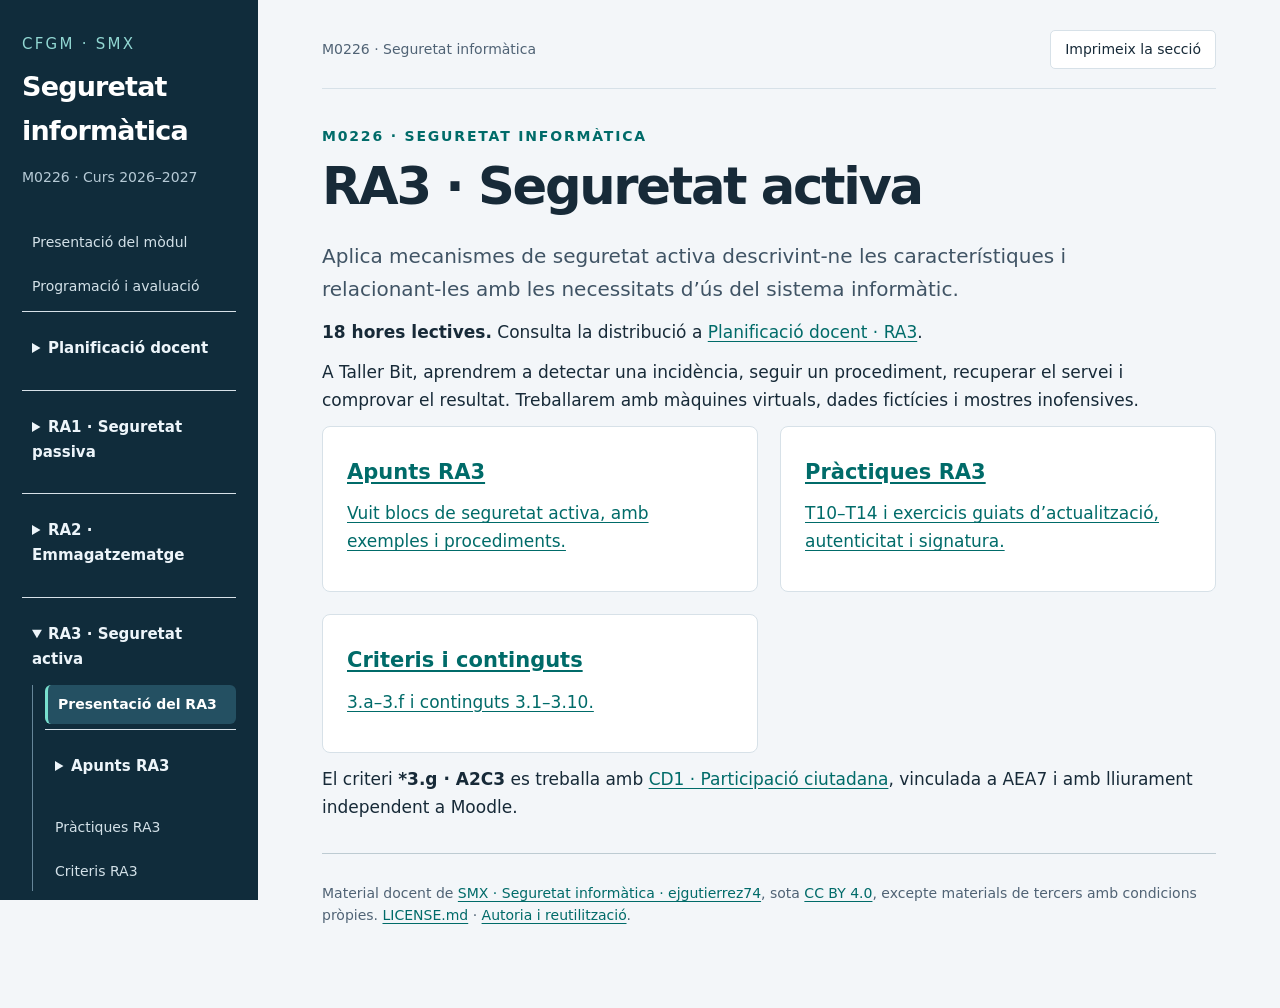
<file: ra3.html>
<!doctype html>
<html lang="ca">
<head>
<meta charset="utf-8">
<meta name="viewport" content="width=device-width,initial-scale=1">
<title>RA3 · Seguretat activa · M0226</title>
<meta name="description" content="RA3 · Seguretat activa · M0226. Apunts, pràctiques i criteris del currículum actual de primer curs de CFGM SMX.">
<link rel="stylesheet" href="style.css?v=20260920-access">
<link rel="icon" href="data:image/svg+xml,%3Csvg%20xmlns='http://www.w3.org/2000/svg'%20viewBox='0%200%2064%2064'%3E%3Crect%20width='64'%20height='64'%20rx='12'%20fill='%23102c3b'/%3E%3Ctext%20x='32'%20y='43'%20text-anchor='middle'%20font-size='38'%20fill='white'%20font-family='sans-serif'%3ES%3C/text%3E%3C/svg%3E">
</head>
<body data-default-panel="ra3">
<a class="skip" href="#ra3">Ves al contingut</a><aside><div class="brand">CFGM · SMX<strong>Seguretat<br>informàtica</strong>
</div>
<p>M0226 · Curs 2026–2027</p>
<nav aria-label="Mòdul, resultats d’aprenentatge i continguts"><a href="index.html#inici">Presentació del mòdul</a><a href="index.html#programacio">Programació i avaluació</a><details id="nav-planificacio"><summary>Planificació docent</summary><div class="nav-children"><a href="index.html#planificacio-docent">Visió general</a><a href="index.html#planificacio-ra1">Planificació RA1 · 18 h</a><a href="index.html#planificacio-ra2">Planificació RA2 · 20 h</a><a href="index.html#planificacio-ra3">Planificació RA3 · 18 h</a><a href="index.html#planificacio-ra4">Planificació RA4 · 31 h</a><a href="index.html#planificacio-ra5">Planificació RA5 · 12 h</a></div></details><details id="nav-ra1"><summary>RA1 · Seguretat passiva</summary><div class="nav-children">
<a href="ra1.html#ra1">Presentació del RA1</a><details id="nav-apunts"><summary>Apunts RA1</summary><div class="nav-children">
<a href="ra1.html#teoria">Índex dels apunts</a><a href="ra1.html#teoria/fonaments">01 Fonaments</a><a href="ra1.html#teoria/fisica">02 Entorn físic</a><a href="ra1.html#teoria/sai">03 SAI</a><a href="ra1.html#teoria/acl">04 ACL i permisos</a><a href="ra1.html#teoria/identitat">05 Identitat</a><a href="ra1.html#teoria/contrasenyes">06 Contrasenyes</a><a href="ra1.html#teoria/biometria">07 Biometria</a><a href="ra1.html#teoria/registres">08 Registres</a>
</div></details><a href="ra1.html#practiques">Pràctiques RA1</a><a href="ra1.html#prova-examen">Examen RA1</a><a href="ra1.html#avaluacio">Criteris RA1</a>
</div></details><details id="nav-ra2"><summary>RA2 · Emmagatzematge</summary><div class="nav-children"><a href="ra2.html#ra2">Presentació del RA2</a><a href="ra2.html#ra2-materials">Presentacions RA2</a><details><summary>Apunts RA2</summary><div class="nav-children"><a href="ra2.html#ra2-apunts">Índex dels apunts</a><a href="ra2.html#ra2-apunts/r2-suports">01 Emmagatzematge de la informació i suports</a><a href="ra2.html#ra2-apunts/r2-xarxa">02 Emmagatzematge en xarxa, núvol i redundància</a><a href="ra2.html#ra2-apunts/r2-copies">03 Còpies de seguretat: estratègies, rotació i custòdia</a><a href="ra2.html#ra2-apunts/r2-verificacio">04 Fer, verificar i restaurar còpies de seguretat</a></div></details><a href="ra2.html#ra2-practiques">Pràctiques RA2</a><a href="ra2.html#ra2-criteris">Criteris RA2</a></div></details><details id="nav-ra3"><summary>RA3 · Seguretat activa</summary><div class="nav-children"><a href="#ra3">Presentació del RA3</a><details><summary>Apunts RA3</summary><div class="nav-children"><a href="#ra3-apunts">Índex dels apunts</a><a href="#ra3-apunts/r3-contingencia">01 Plans de contingència</a><a href="#ra3-apunts/r3-malware">02 Virus i malware</a><a href="#ra3-apunts/r3-actualitzacions">03 Actualitzacions</a><a href="#ra3-apunts/r3-autenticitat">04 Origen i autenticitat</a><a href="#ra3-apunts/r3-antimalware">05 Protecció i desinfecció</a><a href="#ra3-apunts/r3-recuperacio">06 Recuperació de dades</a><a href="#ra3-apunts/r3-signatura">07 Certificats i signatura</a><a href="#ra3-apunts/r3-incidencies">08 Documentació i incidències</a></div></details><a href="#ra3-practiques">Pràctiques RA3</a><a href="#ra3-criteris">Criteris RA3</a></div></details><details id="nav-ra4"><summary>RA4 · Privacitat en xarxes</summary><div class="nav-children"><a href="ra4.html#ra4">Presentació del RA4</a><details><summary>Apunts RA4</summary><div class="nav-children"><a href="ra4.html#ra4-apunts">Índex dels apunts</a><a href="ra4.html#ra4-apunts/r4-privacitat">01 Privacitat i serveis de xarxa</a><a href="ra4.html#ra4-apunts/r4-fraus">02 Enginyeria social, publicitat i correu brossa</a><a href="ra4.html#ra4-apunts/r4-cablejades">03 Protecció de xarxes cablejades</a><a href="ra4.html#ra4-apunts/r4-wifi">04 Seguretat Wi-Fi</a><a href="ra4.html#ra4-apunts/r4-identificacio">05 Certificats i signatura digital</a><a href="ra4.html#ra4-apunts/r4-tallafocs">06 Tallafocs en equips i servidors</a></div></details><a href="ra4.html#ra4-practiques">Pràctiques RA4</a><a href="ra4.html#ra4-criteris">Criteris RA4</a></div></details><details id="nav-ra5"><summary>RA5 · Legislació i dades</summary><div class="nav-children"><a href="ra5.html#ra5">Presentació del RA5</a><details><summary>Apunts RA5</summary><div class="nav-children"><a href="ra5.html#ra5-apunts">Índex dels apunts</a><a href="ra5.html#ra5-apunts/r5-dades">01 Dades personals i legislació</a><a href="ra5.html#ra5-apunts/r5-persones">02 Responsabilitats, accessos i drets</a><a href="ra5.html#ra5-apunts/r5-serveis">03 Webs, comerç i correu electrònic</a><a href="ra5.html#ra5-apunts/r5-gestio">04 Normes i gestió de la seguretat</a></div></details><a href="ra5.html#ra5-practiques">Pràctiques RA5</a><a href="ra5.html#ra5-criteris">Criteris RA5</a></div></details><details id="nav-digital"><summary>Avaluació de competències digitals</summary><div class="nav-children"><a href="index.html#competencia-digital">Criteris i activitats</a><a href="index.html#competencia-digital/digital-ra1">RA1</a><a href="index.html#competencia-digital/digital-ra2">RA2</a><a href="index.html#competencia-digital/digital-ra3">RA3</a><a href="index.html#competencia-digital/digital-ra4">RA4</a><a href="index.html#competencia-digital/digital-ra5">RA5</a></div></details><a href="index.html#professorat">Professorat · Accés privat</a><a href="index.html#fonts">Fonts</a></nav><div class="nav-foot">M0226 · 99 h al centre + 33 h a l’empresa<br>RA1 · 18 hores<br>RA2 · 20 hores<br><br>Material de preparació docent</div></aside><main id="main"><div class="topline">
<span>M0226 · Seguretat informàtica</span><button id="print" class="print">Imprimeix la secció</button>
</div>




<section class="panel" id="ra3" data-title="RA3 · Seguretat activa"><div class="eyebrow">M0226 · Seguretat informàtica</div><h1>RA3 · Seguretat activa</h1><p class="lead">Aplica mecanismes de seguretat activa descrivint-ne les característiques i relacionant-les amb les necessitats d’ús del sistema informàtic.</p><p><strong>18 hores lectives.</strong> Consulta la distribució a <a href="index.html#planificacio-ra3">Planificació docent · RA3</a>.</p><p>A Taller Bit, aprendrem a detectar una incidència, seguir un procediment, recuperar el servei i comprovar el resultat. Treballarem amb màquines virtuals, dades fictícies i mostres inofensives.</p><div class="grid"><a class="card" href="#ra3-apunts"><h3>Apunts RA3</h3><p>Vuit blocs de seguretat activa, amb exemples i procediments.</p></a><a class="card" href="#ra3-practiques"><h3>Pràctiques RA3</h3><p>T10–T14 i exercicis guiats d’actualització, autenticitat i signatura.</p></a><a class="card" href="#ra3-criteris"><h3>Criteris i continguts</h3><p>3.a–3.f i continguts 3.1–3.10.</p></a></div><p>El criteri <strong>*3.g · A2C3</strong> es treballa amb <a href="index.html#competencia-digital/digital-ciutadania">CD1 · Participació ciutadana</a>, vinculada a AEA7 i amb lliurament independent a Moodle.</p></section><section class="panel" id="ra3-apunts" data-title="Apunts RA3"><div class="eyebrow">M0226 · Seguretat informàtica</div><h1>Apunts RA3</h1><div class="grid"><a class="card" href="#ra3-apunts/r3-contingencia">01 Plans de contingència</a><a class="card" href="#ra3-apunts/r3-malware">02 Virus i malware</a><a class="card" href="#ra3-apunts/r3-actualitzacions">03 Actualitzacions</a><a class="card" href="#ra3-apunts/r3-autenticitat">04 Origen i autenticitat</a><a class="card" href="#ra3-apunts/r3-antimalware">05 Protecció i desinfecció</a><a class="card" href="#ra3-apunts/r3-recuperacio">06 Recuperació de dades</a><a class="card" href="#ra3-apunts/r3-signatura">07 Certificats i signatura</a><a class="card" href="#ra3-apunts/r3-incidencies">08 Documentació i incidències</a></div><article id="r3-contingencia"><div class="eyebrow">3.1 · Criteri 3.a</div><h2>01 · Plans de contingència</h2><p>Un pla de contingència concreta què cal fer si una fallada de seguretat afecta el servei. Identifica responsables, canals d’avís, recursos de recuperació, prioritats i condicions per tornar a treballar. S’ha de poder seguir amb pressa, sense improvisar decisions que empitjorin l’incident.</p><p>A Taller Bit, un ordinador mostra un avís de xifrat i deixa d’obrir documents. La primera tasca és comunicar i contenir l’incident segons el pla: no connectar-hi el disc de còpies ni continuar utilitzant-lo. El responsable decideix si s’aïlla de la xarxa, quines evidències es conserven i com es recupera el servei.</p><div class="table-wrap"><table><thead><tr><th>Fase</th><th>Acció prevista</th><th>Evidència</th></tr></thead><tbody><tr><td>Preparació</td><td>Inventari, còpies verificades i contactes.</td><td>Versió del pla i responsables.</td></tr><tr><td>Detecció</td><td>Confirmar símptomes i abast sense atribuir causes sense proves.</td><td>Hora, equip i alerta.</td></tr><tr><td>Contenció</td><td>Limitar la propagació segons instruccions.</td><td>Mesura, autorització i resultat.</td></tr><tr><td>Resolució</td><td>Eliminar la causa o reinstal·lar des d’una font fiable.</td><td>Procediment seguit i canvis.</td></tr><tr><td>Recuperació</td><td>Restaurar, actualitzar i verificar abans de reconnectar.</td><td>Proves del servei i autorització de retorn.</td></tr><tr><td>Revisió</td><td>Documentar què ha fallat i millorar el pla.</td><td>Informe i accions de seguiment.</td></tr></tbody></table></div><p>Una alerta no demostra per si sola una infecció. Cal valorar impacte i urgència, i escalar quan l’acció supera les atribucions de l’operador. Font de context: <a href="https://www.incibe.es/empresas/blog/plan-contingencia-y-continuidad-negocio-herramientas-necesito">INCIBE · Contingència i continuïtat</a>.</p><h3>Preparar el pla abans de l’incident</h3><p>La UF4 destaca que el pla s’ha de provar. A Taller Bit, completa una fitxa amb el servei crític, el responsable i el seu substitut, com avisar si el correu falla, on és la còpia verificada i quines proves autoritzen la tornada al servei.</p><p><strong>Exemple:</strong> el taller accepta perdre com a màxim una hora de dades i necessita recuperar l’agenda en dues hores. Una còpia diària no compleix el primer objectiu. Una còpia horària tampoc garanteix el segon: cal cronometrar la restauració i comprovar que l’aplicació funciona.</p><p>No tanquem processos ni esborrem fitxers només perquè tinguin un nom desconegut. Cal seguir el pla i les instruccions del responsable, conservar evidències i evitar accions que destrueixin informació útil.</p></article>
<article id="r3-malware"><div class="eyebrow">3.2 · Criteri 3.b</div><h2>02 · Virus i programari maliciós</h2><p>El malware és programari que actua amb finalitats perjudicials. Classifiquem les mostres segons propagació, funció i comportament; una mateixa amenaça pot encaixar en diverses categories.</p><div class="table-wrap"><table><thead><tr><th>Tipus</th><th>Característica</th><th>Indici que cal contrastar</th></tr></thead><tbody><tr><td>Virus</td><td>S’associa a un fitxer o element hoste i es replica quan s’executa.</td><td>Fitxers alterats i deteccions vinculades.</td></tr><tr><td>Cuc</td><td>Es propaga entre sistemes sense necessitar enganxar-se a un fitxer hoste.</td><td>Connexions i propagació anòmales.</td></tr><tr><td>Troià</td><td>Es presenta com a programari útil o legítim.</td><td>Accions ocultes després de la instal·lació.</td></tr><tr><td>Ransomware</td><td>Bloqueja o xifra informació per exigir un rescat; pot anar acompanyat de robatori de dades.</td><td>Documents inaccessibles i nota de rescat.</td></tr><tr><td>Spyware</td><td>Recull informació sense una autorització adequada.</td><td>Captura o enviament de dades no justificat.</td></tr><tr><td>Adware</td><td>Mostra publicitat; segons el comportament pot ser intrusiu o no desitjat.</td><td>Redireccions i anuncis persistents.</td></tr></tbody></table></div><p>El phishing és una tècnica d’engany, no una família de programa. Pot servir per distribuir un troià. «Equip lent» tampoc identifica un virus: pot haver-hi falta d’espai o una aplicació legítima consumint recursos.</p><h3>T10 · Anàlisi de comportament</h3><p>Treballarem amb informes de sandbox, captures i registres preparats pel docent, sense executar malware real. Per a cada cas identifica vector d’entrada, accions observades, categoria probable, impacte i informació que falta. Separa sempre observació i hipòtesi.</p><p><strong>Cas resolt:</strong> una aplicació que es presenta com a visor de documents envia fitxers sense informar l’usuari. El disfressament suggereix un troià; l’enviament apunta a sostracció d’informació. Cal analitzar destinació i dades transmeses abans de concloure l’abast.</p><h3>Entrada, propagació i dany: tres preguntes diferents</h3><div class="table-wrap"><table><thead><tr><th scope="col">Pregunta</th><th scope="col">Exemple</th><th scope="col">Mesura relacionada</th></tr></thead><tbody><tr><td>Com entra?</td><td>Instal·lador fals rebut per correu.</td><td>Verificar la font i no executar adjunts inesperats.</td></tr><tr><td>Com s’estén?</td><td>Aprofita una vulnerabilitat d’altres equips.</td><td>Aplicar pedaços i contenir la comunicació afectada.</td></tr><tr><td>Què fa?</td><td>Xifra documents i roba informació.</td><td>Activar el pla, protegir còpies i investigar l’abast.</td></tr></tbody></table></div><p>Un keylogger registra pulsacions; una porta del darrere facilita un accés ocult; un rootkit intenta ocultar activitat o presència, i un bot pot rebre ordres remotes. Aquestes funcions poden conviure en un mateix malware. La gravetat depèn de les dades afectades, els permisos assolits, l’abast i la recuperació disponible, no només del nom de la família.</p><p><strong>Exercici T10:</strong> afegeix a cada informe una mesura preventiva i una de resposta. Explica quina evidència et faria canviar la classificació inicial.</p></article>
<article id="r3-actualitzacions"><div class="eyebrow">3.4 i 3.8 · Criteri 3.c</div><h2>03 · Actualitzacions i vulnerabilitats</h2><p>Una vulnerabilitat és una debilitat que es pot aprofitar. Un pedaç pot corregir-la, però cal verificar que s’ha instal·lat i que el servei continua funcionant. Actualitzar la llista de paquets no és el mateix que actualitzar els programes.</p><ol><li>Inventaria versió del sistema i aplicacions rellevants.</li><li>Consulta l’avís del fabricant, versions afectades, requisits i possibles reinicis.</li><li>Prepara recuperació i prova el canvi a la VM autoritzada.</li><li>Aplica l’actualització en la finestra prevista.</li><li>Comprova versió final, reinicis pendents i funcionament. Registra els errors.</li></ol><h3>Linux Debian/Ubuntu de laboratori</h3><pre>sudo apt update
apt list --upgradable
sudo apt upgrade</pre><p>Revisa la proposta abans de confirmar. No apliquis ordres d’actualització massiva a equips de producció durant l’exercici. En distribucions amb DNF s’utilitza el seu gestor i la documentació de la versió.</p><h3>Windows de laboratori</h3><p>Obre Windows Update, consulta les actualitzacions pendents i aplica les autoritzades pel docent. Després del reinici, comprova l’historial, l’estat i la versió. Una descàrrega pendent no demostra que el pedaç estigui aplicat.</p><p><strong>Evidència individual de 3.c:</strong> estat inicial, actualització real efectuada, comprovació posterior i proposta de periodicitat. Les actualitzacions de sistema, de l’antivirus i de la seva base de signatures són tasques relacionades però diferents.</p></article>
<article id="r3-autenticitat"><div class="eyebrow">3.3 · Criteri 3.d</div><h2>04 · Origen i autenticitat d’aplicacions</h2><p>Abans d’instal·lar una aplicació, comprova la font, l’editor i les evidències d’integritat. Un hash comprova si el fitxer coincideix amb una referència; no identifica l’autor si aquesta referència no és fiable.</p><div class="table-wrap"><table><thead><tr><th>Comprovació</th><th>Què aporta?</th><th>Límit</th></tr></thead><tbody><tr><td>Web o repositori oficial</td><td>Canal de distribució identificat.</td><td>Cal revisar domini i confiança en el repositori.</td></tr><tr><td>SHA-256</td><td>Coincidència amb el resum publicat.</td><td>Un hash publicat pel mateix lloc fraudulent no garanteix autenticitat.</td></tr><tr><td>Signatura de codi</td><td>Integritat i vinculació amb un signant segons la validació.</td><td>Una signatura vàlida no garanteix absència de malware.</td></tr></tbody></table></div><pre># Linux: fitxer de prova proporcionat pel docent
openssl dgst -sha256 aplicacio.bin
# PowerShell
Get-FileHash .\aplicacio.exe -Algorithm SHA256
Get-AuthenticodeSignature .\aplicacio.exe | Format-List Status,StatusMessage,SignerCertificate</pre><p>Compara el resum complet amb la font oficial. A Windows, revisa també editor i estat de signatura. Si el resultat és absent, invàlid o inesperat, documenta’l i atura la instal·lació fins a aclarir-lo; no ho resolguis desactivant la comprovació.</p><p><strong>Exercici:</strong> compara un fitxer intacte i una còpia alterada preparada pel docent. Explica per què discrepa el hash i quina font dona confiança a la referència.</p></article>
<article id="r3-antimalware"><div class="eyebrow">3.4 · Criteri 3.e</div><h2>05 · Protecció i desinfecció</h2><p>Una eina antimalware necessita motor, signatures actualitzades i un procediment de resposta. La detecció pot ser correcta o un fals positiu; «sense deteccions» no garanteix que el sistema estigui net. Una anàlisi manual tampoc equival a protecció contínua.</p><h3>T11 · ClamAV en una VM de laboratori</h3><pre>sudo apt update
sudo apt install clamav
clamscan --version
mkdir -p ~/ra3/prova ~/ra3/quarantena ~/ra3/registres
chmod 700 ~/ra3/quarantena
clamscan -r --log="$HOME/ra3/registres/analisi.log" "$HOME/ra3/prova"</pre><p>Actualitza les signatures amb el servei de la distribució o amb <code>freshclam</code>, segons la configuració preparada. Si el servei ja està funcionant, no iniciïs una segona actualització simultània: consulta’n el registre i comprova la data.</p><p>El docent proporciona el fitxer de prova inofensiu EICAR en la carpeta de laboratori. Comprova detecció, registra el resultat i trasllada’l a la quarantena amb l’opció <code>--move</code> acordada. No introdueixis mostres reals ni desactivis proteccions per executar-les. La prova verifica la resposta a EICAR, no l’eficàcia davant de totes les amenaces.</p><p>Revisa el codi de sortida: 0 indica absència de deteccions, 1 indica detecció i 2 indica error. Conserva el registre, comprova la quarantena i repeteix l’anàlisi de la carpeta d’origen. Font: <a href="https://docs.clamav.net/manual/Usage/Scanning.html">ClamAV · Anàlisi i opcions</a>.</p><h3>Automatització</h3><p>Programa amb cron o el planificador disponible una anàlisi de la carpeta de prova i comprova una execució real. Usa rutes absolutes, un compte amb permisos suficients i un registre que permeti distingir detecció i error. A la fitxa anota hora prevista, hora real, base de signatures, resultats i acció següent.</p><p>La neteja d’un fitxer detectat no prova que un sistema compromès sigui fiable. El pla pot requerir reinstal·lació, restauració i canvi de credencials des d’un equip net.</p><h3>Com interpretem una detecció?</h3><p>Les signatures reconeixen patrons coneguts; l’heurística i l’anàlisi de comportament busquen indicis sospitosos. Les capacitats depenen del producte i de la configuració. Un antivirus de fitxers i un tallafocs tenen funcions diferents.</p><div class="table-wrap"><table><thead><tr><th scope="col">Resultat</th><th scope="col">Què significa</th><th scope="col">Què comprovem</th></tr></thead><tbody><tr><td>Detecció correcta</td><td>La mostra de prova és identificada.</td><td>Ruta, nom de detecció i quarantena.</td></tr><tr><td>Fals positiu</td><td>Un fitxer legítim és marcat com a sospitós.</td><td>Origen i validació abans de restaurar-lo.</td></tr><tr><td>Fals negatiu</td><td>L’amenaça no és detectada.</td><td>Altres indicadors; un resultat net no és una garantia.</td></tr><tr><td>Error d’anàlisi</td><td>L’eina no ha pogut examinar el fitxer.</td><td>Permisos, ruta i registre d’errors.</td></tr></tbody></table></div><p><strong>Cas resolt:</strong> una anàlisi acaba sense deteccions però amb errors de lectura. No podem afirmar que tots els fitxers estiguin nets: cal corregir l’accés autoritzat i repetir la prova. No afegim exclusions generals per eliminar l’avís.</p><figure><img src="images/ra3-resultats.svg" alt="Una anàlisi sense deteccions no equival sempre a una comprovació completa." loading="lazy" style="width:100%;height:auto"><figcaption>Una anàlisi sense deteccions no equival sempre a una comprovació completa.</figcaption></figure></article>
<article id="r3-recuperacio"><div class="eyebrow">3.5 · Criteri 3.f</div><h2>06 · Recuperació de dades</h2><p>Primer determina què ha passat: esborrat accidental, sistema de fitxers malmès, avaria física o dades xifrades. Si hi ha una còpia fiable, restaurar-la acostuma a ser més controlable que intentar reconstruir fitxers esborrats.</p><p>Quan cal recuperar dades del suport, evita escriure-hi. Treballa sobre una imatge o duplicat de laboratori i guarda els resultats en un destí diferent. Una avaria física real requereix escalar; repetir proves pot empitjorar-la.</p><h3>T12 · PhotoRec sobre una imatge de prova</h3><ol><li>Rep la imatge preparada pel docent i el manifest dels fitxers esperats. Conserva l’original i treballa amb una còpia.</li><li>Obre PhotoRec i selecciona la imatge correcta. Indica el tipus de sistema de fitxers segons les instruccions del cas.</li><li>Tria els formats necessaris i el destí separat on es desaran els resultats.</li><li>Executa la recuperació i examina els fitxers obtinguts.</li><li>Compara contingut i hash quan hi hagi referència. Registra fitxers complets, incomplets i absents.</li></ol><p>PhotoRec cerca signatures de formats i pot perdre noms i estructura de carpetes. La recuperació no està garantida, especialment després de sobreescriptura o TRIM. TestDisk té altres funcions, com analitzar particions; no apliquis reparacions a cegues. Font: <a href="https://www.cgsecurity.org/wiki/PhotoRec_Step_By_Step">CGSecurity · PhotoRec pas a pas</a>.</p><h3>Escollir una via de recuperació</h3><div class="table-wrap"><table><thead><tr><th scope="col">Situació</th><th scope="col">Primera opció</th><th scope="col">Comprovació</th></tr></thead><tbody><tr><td>Fitxer esborrat amb còpia verificada</td><td>Restaurar una versió anterior a la pèrdua.</td><td>Contingut i data de la versió.</td></tr><tr><td>Esborrat sense còpia</td><td>Aturar les escriptures i treballar sobre un duplicat.</td><td>Fitxers complets i destí separat.</td></tr><tr><td>Suport amb errors físics</td><td>Escalar al responsable o a un servei especialitzat.</td><td>Evitar intents repetits sobre l’original.</td></tr><tr><td>Dades xifrades per un incident</td><td>Contenir i recuperar des d’una còpia fiable segons el pla.</td><td>Eliminar la causa abans de reconnectar.</td></tr></tbody></table></div><p>La RA2 prepara i gestiona les còpies; a RA3 les utilitzem davant d’una incidència. Exemple: una còpia de les 08.00 restaurada després d’una pèrdua a les 11.00 pot no incloure les modificacions d’aquestes tres hores. Cal registrar també què no hem pogut recuperar.</p><figure><img src="images/ra3-recuperacio.svg" alt="La via de recuperació depèn de la situació i dels recursos disponibles." loading="lazy" style="width:100%;height:auto"><figcaption>La via de recuperació depèn de la situació i dels recursos disponibles.</figcaption></figure></article>
<article id="r3-signatura"><div class="eyebrow">3.6 i 3.7 · Continguts del RA3</div><h2>07 · Certificats i signatura electrònica</h2><p>Una clau pública es pot compartir; la privada es protegeix. La signatura digital permet comprovar la integritat i la vinculació amb una clau signant. Xifrar protegeix la confidencialitat: un document signat pot continuar sent llegible per tothom.</p><p>Un certificat associa una clau pública a una identitat sota les condicions de l’emissor. Cal comprovar identitat, cadena de confiança, vigència i revocació quan correspongui. Un certificat de laboratori autosignat no acredita una identitat davant de tercers ni equival a un certificat qualificat.</p><h3>Obtenció d’una identificació digital</h3><p>Consulta la documentació del prestador escollit: requisits, sol·licitud, acreditació d’identitat, emissió, instal·lació, còpia protegida i revocació. A classe s’utilitzen identificacions de prova preparades pel docent; no cal sol·licitar ni lliurar un certificat personal real. Documenta què seria diferent en un procediment real.</p><h3>Signar i verificar un fitxer amb GnuPG</h3><p>En un perfil de laboratori, crea una identitat fictícia quan l’assistent ho demani. Protegeix la clau privada amb una frase de pas que no s’inclou a l’informe.</p><pre>gpg --full-generate-key
gpg --list-keys --fingerprint
gpg --armor --detach-sign informe.txt
gpg --verify informe.txt.asc informe.txt</pre><p>La signatura separada acompanya el document. Verifica el fitxer original i després una còpia modificada: el segon resultat ha de mostrar que ja no coincideix. Confirma l’empremta de la clau per un canal fiable abans de confiar en la identitat. No s’ha de confondre una verificació matemàtica correcta amb la confiança en el signant.</p><h3>Documents PDF i missatgeria</h3><p>Amb l’aplicació i el certificat de prova del docent, signa un PDF, desa’l amb un nom nou i obre el panell de signatures per comprovar integritat i certificat. Una imatge de la signatura manuscrita enganxada al PDF no és aquesta comprovació criptogràfica.</p><p>En dos comptes de correu de laboratori, configura OpenPGP o S/MIME segons el guió de l’eina. Intercanvia les claus públiques o certificats i verifica’n la identitat. Envia un missatge signat, comprova la signatura al receptor i contrasta-ho amb un missatge també xifrat. Si no hi ha correu operatiu, el docent prepara missatges exportats per verificar, i queda pendent la demostració d’enviament.</p><p>Fonts: <a href="https://www.gnupg.org/documentation/manuals/gnupg/Operational-GPG-Commands.html">GnuPG · Signatura i verificació</a> i <a href="https://support.mozilla.org/en-US/kb/digitally-signing-and-encrypting-messages">Thunderbird · Signar i xifrar missatges</a>.</p><p>Aquests continguts s’inclouen al RA3 perquè apareixen a la taula actual, encara que també es reprenguin al RA4. No es crea un criteri nou per numerar-los.</p></article>
<article id="r3-incidencies"><div class="eyebrow">3.8, 3.9 i 3.10 · Aplicació transversal</div><h2>08 · Documentació tècnica i incidències</h2><p>Un procediment útil identifica producte i versió, requisits, passos, resultat esperat i com tornar enrere. Abans d’executar una ordre, comprova que la documentació correspon al teu sistema i entén què modificarà.</p><h3>T13 · Resolució guiada</h3><p>Cas: una anàlisi programada no s’executa. El registre mostra que el compte no pot llegir la carpeta de prova. Consulta el manual i segueix aquest guió: confirmar l’hora i l’error, comprovar compte i permisos, aplicar el mínim canvi necessari, repetir la tasca i verificar el registre. No ho resolguis donant control total a tothom.</p><h3>Fitxa d’incidència</h3><div class="table-wrap"><table><thead><tr><th>Camp</th><th>Informació</th></tr></thead><tbody><tr><td>Identificador i temps</td><td>Codi, detecció, inici i final de les actuacions, amb zona horària.</td></tr><tr><td>Abast</td><td>Equip, servei i usuaris afectats, amb dades mínimes.</td></tr><tr><td>Evidències</td><td>Alerta, registre, versió i fets observats; hipòtesis separades.</td></tr><tr><td>Accions</td><td>Responsable, instrucció seguida, autorització i resultat.</td></tr><tr><td>Recuperació</td><td>Proves del servei, fitxers verificats i limitacions.</td></tr><tr><td>Tancament</td><td>Qui valida el retorn, seguiment i mesures preventives.</td></tr></tbody></table></div><p><strong>Exemple:</strong> «11:42: clamscan no pot llegir /srv/prova» és un fet del registre. «L’equip està infectat» seria una hipòtesi no demostrada. El tancament necessita una execució correcta i una comprovació del resultat.</p><p>En T14 s’aplica el pla de contingència a un incident simulat, es recuperen dades de prova i es lliura un informe. S’utilitzen indicadors ficticis i fitxers inofensius, mantenint la distinció entre simulació i actuació real.</p><h3>Alerta, incident i decisió</h3><p>Una alerta és un senyal que cal valorar. Un incident requereix actuació perquè afecta o amenaça la seguretat. Un IDS observa i avisa; un IPS pot bloquejar segons la configuració. HIDS indica observació a l’equip i NIDS, a la xarxa. No substitueixen la interpretació del tècnic.</p><p><strong>Exemple d’informe breu:</strong> a les 10.05 falla la tasca programada; el registre indica «Permission denied». A les 10.12 es comprova el compte executor i el permís de lectura. A les 10.20 s’aplica el canvi autoritzat; a les 10.25 l’anàlisi acaba i genera un registre verificable. Es tanca després de comprovar la següent execució programada. No hi ha evidència suficient per atribuir el problema a un atac.</p></article>
</section><section class="panel" id="ra3-practiques" data-title="Pràctiques RA3"><div class="eyebrow">M0226 · Seguretat informàtica</div><h1>Pràctiques RA3</h1><p>Cinc treballs, T10–T14, amb el mateix pes dins Pt. Els exercicis guiats s’integren en les sessions i aporten evidències individuals. Les ponderacions i notes mínimes són les de <a href="index.html#programacio">Programació i avaluació</a>.</p>
<h2>T10 · Classificació del malware</h2><p>3.b · Contingut 3.2 · 60 min.</p><p>Analitza tres informes de sandbox preparats pel docent: un programa aparentment legítim que envia dades, propagació entre equips i xifrat de documents. Identifica categoria probable, evidències, impacte i mesures inicials. No executis mostres reals. Lliura una taula amb fets, hipòtesis i informació pendent.</p><p>Valoració: classificació justificada (4), lectura d’evidències (4), claredat i límits (2).</p>
<h2>T11 · Instal·lació, prova i actualització de ClamAV</h2><p>3.e · Contingut 3.4 · Sessió 57 i continuació a la 58.</p><p>Segueix el <a href="#ra3-apunts/r3-antimalware">guió de ClamAV</a>. Demostra instal·lació, signatures actualitzades, detecció d’EICAR i quarantena. A la continuació programa una anàlisi i comprova’n el registre. Anota errors i no interpretis un error com una anàlisi neta.</p><p>Lliurament: versions, prova de detecció, quarantena i execució programada. Valoració: instal·lació i actualització (3), prova i resposta (4), automatització i registre (3).</p>
<h2>T12 · Recuperació de dades</h2><p>3.f · Contingut 3.5 · 60 min.</p><p>Sobre la imatge de prova proporcionada, segueix el <a href="#ra3-apunts/r3-recuperacio">procediment de recuperació</a>. Desa els resultats en un altre destí, compara’ls amb el manifest i identifica què s’ha pogut recuperar. Lliura fitxa de procediment i resultats, sense presentar fitxers incomplets com a recuperats correctament.</p><p>Valoració: preparació i preservació (3), execució (3), verificació i limitacions (4).</p>
<h2>T13 · Resoldre una incidència amb documentació</h2><p>3.a i 3.e · Continguts 3.8–3.10 · Sessions 65–66.</p><p>Resol el cas de permisos que impedeixen una anàlisi programada. Consulta documentació de la versió, proposa una correcció mínima i comprova una nova execució. A la sessió següent completa l’informe amb la cronologia, el registre inicial/final i la comprovació de tancament.</p><p>Valoració: ús del procediment (3), diagnòstic i correcció (4), informe verificable (3).</p>
<h2>T14 · Incident integrador</h2><p>3.a, 3.b, 3.e i 3.f · Continguts 3.1, 3.2, 3.4, 3.5, 3.9 i 3.10 · 60 min.</p><p>El docent lliura una alerta fictícia, una VM preparada i una còpia de dades. En 10 min, identifica impacte i activa el pla. En 15 min, aplica l’aïllament de laboratori i comprova la detecció del fitxer de prova. En 20 min, recupera dades i verifica el servei. Dedica els darrers 15 min a la cronologia i a justificar el retorn o l’escalat. No s’executa malware real.</p><p>Valoració: pla i decisions (3), actuació i recuperació (4), verificació i informe (3).</p>
<h2>Exercicis guiats i evidències individuals</h2><ul><li><strong>Actualització · 3.c:</strong> actualització real de la VM, versió inicial/final i prova funcional a la sessió 54.</li><li><strong>Autenticitat · 3.d:</strong> comprovació de font, hash i signatura d’una aplicació de prova a les sessions 55–56.</li><li><strong>Identificació i signatura · 3.6–3.7:</strong> parell de claus de prova, verificació de fitxer intacte/alterat, certificat de laboratori, PDF signat i missatge signat verificat a les sessions 61–63.</li></ul><p>Pe3 dura una hora. Es comproven els criteris 3.a–3.f i els continguts treballats. *3.g es valida a l’apartat independent de competència digital.</p></section><section class="panel" id="ra3-criteris" data-title="RA3 · Criteris i continguts"><div class="eyebrow">M0226 · Seguretat informàtica</div><h1>RA3 · Criteris i continguts</h1><p>Nota del RA: Pt 20%, Pe 70% i Gr 10%, amb les condicions de la programació general.</p><h2>Criteris d’avaluació del mòdul</h2><div class="table-wrap"><table><thead><tr><th>Criteri</th><th>Descripció</th><th>Evidència</th></tr></thead><tbody><tr><td>3.a</td><td>Segueix plans de contingència per actuar davant fallades de seguretat.</td><td>T13 i T14: aplicació del pla</td></tr><tr><td>3.b</td><td>Classifica els principals tipus de programari maliciós.</td><td>T10: classificació raonada</td></tr><tr><td>3.c</td><td>Realitza actualitzacions periòdiques dels sistemes per a corregir possibles vulnerabilitats.</td><td>Exercici d’actualització: comprovació inicial/final</td></tr><tr><td>3.d</td><td>Verifica l'origen i l'autenticitat de les aplicacions que s'instal·len en els sistemes.</td><td>Exercici de font, hash i signatura</td></tr><tr><td>3.e</td><td>Instal·la, prova i actualitza aplicacions específiques per a la detecció i eliminació de programari maliciós.</td><td>T11 i T14: instal·lació, prova i actualització</td></tr><tr><td>3.f</td><td>Aplica tècniques de recuperació de dades.</td><td>T12 i T14: recuperació verificada</td></tr></tbody></table></div><h2>3 · Aplicació de mecanismes de seguretat activa</h2><div class="table-wrap"><table><thead><tr><th>Contingut</th><th>Descripció</th></tr></thead><tbody><tr><td>3.1</td><td>Fallades de seguretat: plans de contingència.</td></tr><tr><td>3.2</td><td>Virus i programes maliciosos.</td></tr><tr><td>3.3</td><td>Utilització de mecanismes per a la verificació de l’origen i l’autenticitat d’aplicacions.</td></tr><tr><td>3.4</td><td>Instal·lació, prova, utilització, actualització i automatització d’eines per a la protecció i desinfecció contra programari maliciós.</td></tr><tr><td>3.5</td><td>Utilització de tècniques de recuperació de dades.</td></tr><tr><td>3.6</td><td>Sistemes d’identificació: signatura electrònica, certificat digital.</td></tr><tr><td>3.7</td><td>Obtenció d’identificacions digitals; utilització de signatura electrònica, especialment en documents i de missatgeria electrònica, seguint la documentació que descriu els procediments.</td></tr><tr><td>3.8</td><td>Interpretació i utilització com a ajuda de documentació tècnica.</td></tr><tr><td>3.9</td><td>Detecció i resolució d’incidències seguint les instruccions pertinents.</td></tr><tr><td>3.10</td><td>Documentació de les incidències de seguretat.</td></tr></tbody></table></div><h2>Criteri del centre · Activitat independent</h2><p><strong>*3.g</strong> Aplica els procediments establerts en la competència digital A2C3 (2.3 Compromís ciutadà en tecnologies digitals) utilitzant els equipaments, eines i aplicacions informàtiques adients, amb criteris de qualitat.</p><p>Activitat <a href="index.html#competencia-digital/digital-ciutadania">CD1 · A2C3</a>, vinculada a AEA7. Treball autònom proposat, lliurament i validació separats a Moodle. No s’inclou a Pe3 ni als pesos del RA.</p></section><footer id="site-license"><p>Material docent de <a href="https://github.com/ejgutierrez74/smx-seguretat-informatica">SMX · Seguretat informàtica · ejgutierrez74</a>, sota <a rel="license" href="https://creativecommons.org/licenses/by/4.0/deed.ca">CC BY 4.0</a>, excepte materials de tercers amb condicions pròpies. <a href="https://github.com/ejgutierrez74/smx-seguretat-informatica/blob/a850f37bd72888fe9e8c61b226cece54fc98d5ca/LICENSE.md">LICENSE.md</a> · <a href="index.html#fonts/llicencia">Autoria i reutilització</a>.</p></footer></main><script src="app.js?v=20260920-access"></script>
</body>
</html>
</file>
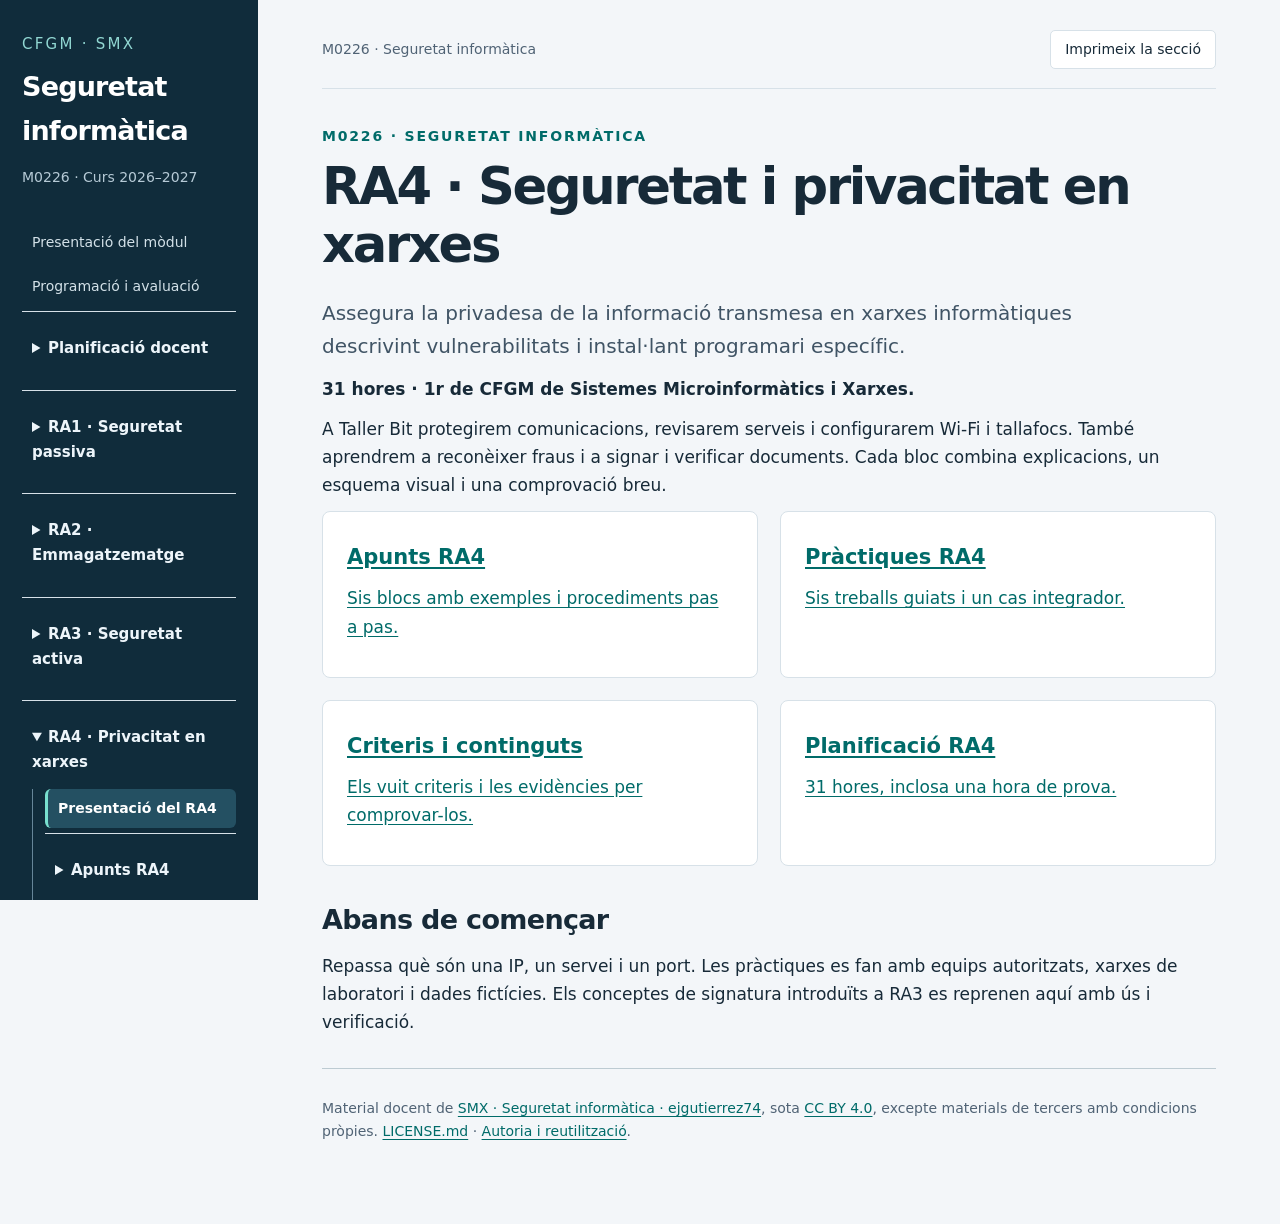
<file: ra4.html>
<!doctype html>
<html lang="ca">
<head>
<meta charset="utf-8">
<meta name="viewport" content="width=device-width,initial-scale=1">
<title>RA4 · Seguretat i privacitat en xarxes · M0226</title>
<meta name="description" content="RA4 · Seguretat i privacitat en xarxes · M0226. Apunts, pràctiques i criteris del currículum actual de primer curs de CFGM SMX.">
<link rel="stylesheet" href="style.css?v=20260920-access">
<link rel="icon" href="data:image/svg+xml,%3Csvg%20xmlns='http://www.w3.org/2000/svg'%20viewBox='0%200%2064%2064'%3E%3Crect%20width='64'%20height='64'%20rx='12'%20fill='%23102c3b'/%3E%3Ctext%20x='32'%20y='43'%20text-anchor='middle'%20font-size='38'%20fill='white'%20font-family='sans-serif'%3ES%3C/text%3E%3C/svg%3E">
</head>
<body data-default-panel="ra4">
<a class="skip" href="#ra4">Ves al contingut</a><aside><div class="brand">CFGM · SMX<strong>Seguretat<br>informàtica</strong>
</div>
<p>M0226 · Curs 2026–2027</p>
<nav aria-label="Mòdul, resultats d’aprenentatge i continguts"><a href="index.html#inici">Presentació del mòdul</a><a href="index.html#programacio">Programació i avaluació</a><details id="nav-planificacio"><summary>Planificació docent</summary><div class="nav-children"><a href="index.html#planificacio-docent">Visió general</a><a href="index.html#planificacio-ra1">Planificació RA1 · 18 h</a><a href="index.html#planificacio-ra2">Planificació RA2 · 20 h</a><a href="index.html#planificacio-ra3">Planificació RA3 · 18 h</a><a href="index.html#planificacio-ra4">Planificació RA4 · 31 h</a><a href="index.html#planificacio-ra5">Planificació RA5 · 12 h</a></div></details><details id="nav-ra1"><summary>RA1 · Seguretat passiva</summary><div class="nav-children">
<a href="ra1.html#ra1">Presentació del RA1</a><details id="nav-apunts"><summary>Apunts RA1</summary><div class="nav-children">
<a href="ra1.html#teoria">Índex dels apunts</a><a href="ra1.html#teoria/fonaments">01 Fonaments</a><a href="ra1.html#teoria/fisica">02 Entorn físic</a><a href="ra1.html#teoria/sai">03 SAI</a><a href="ra1.html#teoria/acl">04 ACL i permisos</a><a href="ra1.html#teoria/identitat">05 Identitat</a><a href="ra1.html#teoria/contrasenyes">06 Contrasenyes</a><a href="ra1.html#teoria/biometria">07 Biometria</a><a href="ra1.html#teoria/registres">08 Registres</a>
</div></details><a href="ra1.html#practiques">Pràctiques RA1</a><a href="ra1.html#prova-examen">Examen RA1</a><a href="ra1.html#avaluacio">Criteris RA1</a>
</div></details><details id="nav-ra2"><summary>RA2 · Emmagatzematge</summary><div class="nav-children"><a href="ra2.html#ra2">Presentació del RA2</a><a href="ra2.html#ra2-materials">Presentacions RA2</a><details><summary>Apunts RA2</summary><div class="nav-children"><a href="ra2.html#ra2-apunts">Índex dels apunts</a><a href="ra2.html#ra2-apunts/r2-suports">01 Emmagatzematge de la informació i suports</a><a href="ra2.html#ra2-apunts/r2-xarxa">02 Emmagatzematge en xarxa, núvol i redundància</a><a href="ra2.html#ra2-apunts/r2-copies">03 Còpies de seguretat: estratègies, rotació i custòdia</a><a href="ra2.html#ra2-apunts/r2-verificacio">04 Fer, verificar i restaurar còpies de seguretat</a></div></details><a href="ra2.html#ra2-practiques">Pràctiques RA2</a><a href="ra2.html#ra2-criteris">Criteris RA2</a></div></details><details id="nav-ra3"><summary>RA3 · Seguretat activa</summary><div class="nav-children"><a href="ra3.html#ra3">Presentació del RA3</a><details><summary>Apunts RA3</summary><div class="nav-children"><a href="ra3.html#ra3-apunts">Índex dels apunts</a><a href="ra3.html#ra3-apunts/r3-contingencia">01 Plans de contingència</a><a href="ra3.html#ra3-apunts/r3-malware">02 Virus i malware</a><a href="ra3.html#ra3-apunts/r3-actualitzacions">03 Actualitzacions</a><a href="ra3.html#ra3-apunts/r3-autenticitat">04 Origen i autenticitat</a><a href="ra3.html#ra3-apunts/r3-antimalware">05 Protecció i desinfecció</a><a href="ra3.html#ra3-apunts/r3-recuperacio">06 Recuperació de dades</a><a href="ra3.html#ra3-apunts/r3-signatura">07 Certificats i signatura</a><a href="ra3.html#ra3-apunts/r3-incidencies">08 Documentació i incidències</a></div></details><a href="ra3.html#ra3-practiques">Pràctiques RA3</a><a href="ra3.html#ra3-criteris">Criteris RA3</a></div></details><details id="nav-ra4"><summary>RA4 · Privacitat en xarxes</summary><div class="nav-children"><a href="#ra4">Presentació del RA4</a><details><summary>Apunts RA4</summary><div class="nav-children"><a href="#ra4-apunts">Índex dels apunts</a><a href="#ra4-apunts/r4-privacitat">01 Privacitat i serveis de xarxa</a><a href="#ra4-apunts/r4-fraus">02 Enginyeria social, publicitat i correu brossa</a><a href="#ra4-apunts/r4-cablejades">03 Protecció de xarxes cablejades</a><a href="#ra4-apunts/r4-wifi">04 Seguretat Wi-Fi</a><a href="#ra4-apunts/r4-identificacio">05 Certificats i signatura digital</a><a href="#ra4-apunts/r4-tallafocs">06 Tallafocs en equips i servidors</a></div></details><a href="#ra4-practiques">Pràctiques RA4</a><a href="#ra4-criteris">Criteris RA4</a></div></details><details id="nav-ra5"><summary>RA5 · Legislació i dades</summary><div class="nav-children"><a href="ra5.html#ra5">Presentació del RA5</a><details><summary>Apunts RA5</summary><div class="nav-children"><a href="ra5.html#ra5-apunts">Índex dels apunts</a><a href="ra5.html#ra5-apunts/r5-dades">01 Dades personals i legislació</a><a href="ra5.html#ra5-apunts/r5-persones">02 Responsabilitats, accessos i drets</a><a href="ra5.html#ra5-apunts/r5-serveis">03 Webs, comerç i correu electrònic</a><a href="ra5.html#ra5-apunts/r5-gestio">04 Normes i gestió de la seguretat</a></div></details><a href="ra5.html#ra5-practiques">Pràctiques RA5</a><a href="ra5.html#ra5-criteris">Criteris RA5</a></div></details><details id="nav-digital"><summary>Avaluació de competències digitals</summary><div class="nav-children"><a href="index.html#competencia-digital">Criteris i activitats</a><a href="index.html#competencia-digital/digital-ra1">RA1</a><a href="index.html#competencia-digital/digital-ra2">RA2</a><a href="index.html#competencia-digital/digital-ra3">RA3</a><a href="index.html#competencia-digital/digital-ra4">RA4</a><a href="index.html#competencia-digital/digital-ra5">RA5</a></div></details><a href="index.html#professorat">Professorat · Accés privat</a><a href="index.html#fonts">Fonts</a></nav><div class="nav-foot">M0226 · 99 h al centre + 33 h a l’empresa<br>RA1 · 18 hores<br>RA2 · 20 hores<br><br>Material de preparació docent</div></aside><main id="main"><div class="topline">
<span>M0226 · Seguretat informàtica</span><button id="print" class="print">Imprimeix la secció</button>
</div>




<section class="panel" id="ra4" data-title="RA4 · Seguretat i privacitat en xarxes"><div class="eyebrow">M0226 · Seguretat informàtica</div><h1>RA4 · Seguretat i privacitat en xarxes</h1><p class="lead">Assegura la privadesa de la informació transmesa en xarxes informàtiques descrivint vulnerabilitats i instal·lant programari específic.</p><p><strong>31 hores · 1r de CFGM de Sistemes Microinformàtics i Xarxes.</strong></p><p>A Taller Bit protegirem comunicacions, revisarem serveis i configurarem Wi-Fi i tallafocs. També aprendrem a reconèixer fraus i a signar i verificar documents. Cada bloc combina explicacions, un esquema visual i una comprovació breu.</p><div class="grid"><a class="card" href="#ra4-apunts"><h3>Apunts RA4</h3><p>Sis blocs amb exemples i procediments pas a pas.</p></a><a class="card" href="#ra4-practiques"><h3>Pràctiques RA4</h3><p>Sis treballs guiats i un cas integrador.</p></a><a class="card" href="#ra4-criteris"><h3>Criteris i continguts</h3><p>Els vuit criteris i les evidències per comprovar-los.</p></a><a class="card" href="index.html#planificacio-ra4"><h3>Planificació RA4</h3><p>31 hores, inclosa una hora de prova.</p></a></div><h2>Abans de començar</h2><p>Repassa què són una IP, un servei i un port. Les pràctiques es fan amb equips autoritzats, xarxes de laboratori i dades fictícies. Els conceptes de signatura introduïts a RA3 es reprenen aquí amb ús i verificació.</p></section><section class="panel" id="ra4-apunts" data-title="Apunts RA4"><div class="eyebrow">M0226 · Seguretat informàtica</div><h1>Apunts RA4</h1><div class="toc"><a href="#ra4-apunts/r4-privacitat">01 Privacitat i serveis de xarxa</a><a href="#ra4-apunts/r4-fraus">02 Enginyeria social, publicitat i correu brossa</a><a href="#ra4-apunts/r4-cablejades">03 Protecció de xarxes cablejades</a><a href="#ra4-apunts/r4-wifi">04 Seguretat Wi-Fi</a><a href="#ra4-apunts/r4-identificacio">05 Certificats i signatura digital</a><a href="#ra4-apunts/r4-tallafocs">06 Tallafocs en equips i servidors</a></div><article id="r4-privacitat"><p class="tag">Contingut 4.1 · 4.a</p><h2>01 Privacitat i serveis de xarxa</h2><p>Quan enviem una contrasenya, un document o un missatge, la informació travessa diversos equips. La <strong>privacitat</strong> implica limitar qui hi pot accedir i quines dades exposem. A Taller Bit volem que els pressupostos arribin al client correcte sense que altres persones els puguin llegir o modificar.</p>
<h3>Què hem de protegir?</h3><div class="table-wrap"><table><thead><tr><th scope="col">Propietat</th><th scope="col">Pregunta</th><th scope="col">Exemple</th></tr></thead><tbody><tr><td>Confidencialitat</td><td>Qui ho pot llegir?</td><td>Només el destinatari autoritzat accedeix al pressupost.</td></tr><tr><td>Integritat</td><td>Ha canviat?</td><td>Detectem que algú ha modificat l’import.</td></tr><tr><td>Autenticitat</td><td>Amb qui parlem?</td><td>Comprovem que el servidor és el del domini esperat.</td></tr></tbody></table></div>
<p><strong>Xifrar</strong> és transformar les dades perquè només es puguin recuperar amb la clau adequada. La connexió HTTPS utilitza TLS per protegir les dades entre el navegador i el servidor. Encara es poden observar metadades, com les adreces IP, el volum i els temps de comunicació.</p><figure class="scheme"><img src="images/ra4-privacitat.svg" width="780" height="240" alt="HTTPS protegeix el contingut durant el trajecte entre navegador i servidor." loading="lazy"><figcaption>HTTPS protegeix el contingut durant el trajecte entre navegador i servidor.</figcaption></figure>
<p>HTTPS no garanteix que una botiga sigui honesta: un web fraudulent també pot tenir certificat. Una VPN protegeix el tram fins al servidor VPN i desplaça part de la confiança cap al proveïdor. Cal continuar utilitzant HTTPS.</p>
<h3>Serveis, adreces i ports</h3><p>Un <strong>servei</strong> és un programa que atén peticions, com un servidor web. La IP identifica una interfície de xarxa. El <strong>port</strong> ajuda a dirigir la comunicació al servei. Obrir un servei que no necessitem augmenta les possibilitats d’atac.</p><div class="table-wrap"><table><thead><tr><th scope="col">Servei</th><th scope="col">Port habitual</th><th scope="col">Què cal saber</th></tr></thead><tbody><tr><td>HTTPS</td><td>443/TCP</td><td>Web amb TLS. HTTP/3 també pot utilitzar 443/UDP.</td></tr><tr><td>HTTP</td><td>80/TCP</td><td>Sense xifrat propi. No hi enviem credencials.</td></tr><tr><td>SSH / SFTP</td><td>22/TCP</td><td>Administració i transferència protegides.</td></tr><tr><td>DNS</td><td>53/UDP i TCP</td><td>Resol noms; el DNS clàssic no xifra les consultes.</td></tr><tr><td>SMB</td><td>445/TCP</td><td>Compartició de fitxers; limitar-la a qui la necessita.</td></tr></tbody></table></div>
<p>Els ports es poden canviar: veure el 443 obert no demostra, per si sol, que el servei sigui segur. <strong>Escoltar</strong> en un port tampoc significa que sigui accessible des d’Internet: depèn de la IP d’escolta, el tallafocs i l’encaminament.</p>
<h3>Un inventari útil</h3><p>Per a cada servei anotem equip, IP, programa i versió, protocol i port, finalitat, responsable, qui hi pot entrar i data de revisió. Després decidim si l’hem de conservar, restringir o desactivar. Exemple: el servidor de fitxers es conserva per al personal, però no s’exposa als convidats.</p>
<p>A Linux, <code>ss -tuln</code> mostra ports TCP/UDP en escolta; amb <code>sudo ss -tulpn</code> podem veure també els processos. A Windows podem consultar <code>netstat -ano</code> i relacionar el PID amb l’Administrador de tasques. <code>127.0.0.1</code> indica escolta local; <code>0.0.0.0</code>, totes les interfícies IPv4.</p>
<p><strong>Passos:</strong> observar, identificar el servei, preguntar per què existeix, aplicar el canvi autoritzat i provar que l’activitat necessària continua funcionant.</p><div class="notice"><strong>Comprova que ho entens:</strong> Si desactivem un servei innecessari, què guanyem?<details><summary>Mostra l’explicació</summary><p>Eliminem una possible porta d’entrada i reduïm manteniment. Abans cal verificar que cap aplicació necessària en depèn.</p></details></div><h3>IP, MAC i inventari: què identifica cada dada?</h3><p>La IP identifica una interfície dins de l’adreçament utilitzat; pot canviar amb DHCP. La MAC ajuda a reconèixer una interfície a la xarxa local, però es pot modificar o aleatoritzar. Cap de les dues prova per si sola la identitat d’una persona.</p><p>En l’exemple <code>192.168.56.0/24</code>, els clients del laboratori poden utilitzar les adreces 192.168.56.1–254; .0 identifica la xarxa i .255 és la difusió. Una reserva DHCP manté una assignació prevista, però no impedeix tota connexió no autoritzada.</p><div class="table-wrap"><table><thead><tr><th scope="col">Equip</th><th scope="col">Servei i abast</th><th scope="col">Decisió i prova</th></tr></thead><tbody><tr><td>Servidor .10</td><td>Web de proves, TCP 8000, només client .20.</td><td>Restringir i provar des de .20 i .30.</td></tr><tr><td>NAS del taller</td><td>SMB, només personal.</td><td>Bloquejar convidats i comprovar un accés de cada grup.</td></tr><tr><td>Impressora</td><td>Administració des de la xarxa tècnica.</td><td>Limitar gestió i comprovar que imprimir continua funcionant.</td></tr></tbody></table></div><p><strong>SNMP, com a suport:</strong> permet recollir estat i comptadors dels equips mitjançant agents i un gestor. SNMPv3 ofereix autenticació i privacitat, però cal configurar-les: el nivell <code>authPriv</code> activa totes dues. No obrim la gestió a qualsevol xarxa ni utilitzem comunitats per defecte com a protecció.</p></article><article id="r4-fraus"><p class="tag">Contingut 4.2 · 4.b i 4.c</p><h2>02 Enginyeria social, publicitat i correu brossa</h2><p>L’<strong>enginyeria social</strong> manipula persones perquè revelin informació o facin una acció perjudicial. Sovint aprofita la pressa, la por, l’autoritat o una recompensa. Pot funcionar encara que l’ordinador tingui antivirus.</p><div class="table-wrap"><table><thead><tr><th scope="col">Tècnica</th><th scope="col">Exemple fictici</th><th scope="col">Resposta</th></tr></thead><tbody><tr><td>Phishing</td><td>Correu: «El teu compte caduca avui; confirma la contrasenya».</td><td>Obrir el servei des de l’adreça coneguda, sense l’enllaç del correu.</td></tr><tr><td>Smishing</td><td>SMS: «Paga 1,99 € per rebre el paquet».</td><td>Consultar l’enviament a l’aplicació oficial.</td></tr><tr><td>Vishing</td><td>Trucada d’un suposat tècnic que demana el codi MFA.</td><td>Penjar i contactar amb el suport pel canal conegut.</td></tr><tr><td>Suplantació dirigida</td><td>Missatge del suposat director demanant canviar un compte bancari.</td><td>Confirmar amb una trucada a un número ja conegut.</td></tr><tr><td>Esquer</td><td>Memòria USB abandonada amb l’etiqueta «Nòmines».</td><td>Lliurar-la al responsable; no connectar-la.</td></tr></tbody></table></div><figure class="scheme"><img src="images/ra4-fraus.svg" width="780" height="240" alt="La verificació per un canal independent interromp l’engany." loading="lazy"><figcaption>La verificació per un canal independent interromp l’engany.</figcaption></figure>
<h3>Llegir un missatge amb criteri</h3><p>Comprova el domini complet del remitent, la destinació real dels enllaços, el context i què et demanen. Un nom o logotip conegut es pot copiar. Un missatge ben escrit també pot ser fraudulent.</p><div class="notice"><strong>Cas de Taller Bit:</strong> «Soc el vostre proveïdor. Hem canviat d’IBAN; pagueu avui». Compara dues respostes: pagar directament o confirmar el canvi amb el telèfon que ja tenies. La segona redueix el risc de frau encara que el correu provingui d’un compte compromès.</div>
<p>Si ja has introduït dades, avisa immediatament el responsable. Des d’un equip fiable, canvia les credencials afectades i revisa sessions i accessos. Si hi ha dades de pagament, contacta amb l’entitat corresponent. Conserva el missatge per facilitar la investigació.</p>
<h3>Publicitat, rastrejadors i correu brossa</h3><p>El <strong>correu brossa</strong> és correu no sol·licitat, sovint massiu. Pot consumir espai, temps i ample de banda, i pot portar fraus. La publicitat i els rastrejadors poden generar peticions addicionals i enviar dades de navegació a tercers. No tota publicitat és maliciosa ni tot correu brossa conté malware.</p>
<p>Utilitza el filtre de correu brossa, bloqueja remitents quan sigui útil i limita la càrrega automàtica d’imatges externes. Dona’t de baixa de butlletins legítims; en missatges sospitosos, evita prémer «cancel·la la subscripció». Al navegador pots limitar rastrejadors o instal·lar una extensió de bloqueig aprovada, des de la font oficial i revisant-ne els permisos.</p>
<h3>Exemple de trànsit</h3><p>Una pàgina descarrega 8 MB sense filtratge i 5 MB amb filtratge. L’estalvi és <strong>3 MB per visita</strong>, un <strong>37,5%</strong>: (8 − 5) / 8 × 100. En 200 visites equivalents serien 600 MB menys. És un exemple didàctic: les webs canvien i la memòria cau altera el resultat.</p><p>Per comparar, fes dues càrregues amb les mateixes condicions, desactiva la memòria cau a les eines del navegador i observa les dades <em>transferides</em> a la pestanya Xarxa. Registra si alguna funció deixa de funcionar; menys trànsit no sempre equival a millor servei.</p><div class="notice"><strong>Comprova que ho entens:</strong> Un correu amb el logotip correcte i sense faltes és fiable?<details><summary>Mostra l’explicació</summary><p>Aquests elements es poden imitar. Cal comprovar la petició i el remitent i confirmar les accions sensibles per un canal independent.</p></details></div><h3>Altres enganys i errors del filtre</h3><p>Un <strong>hoax</strong> és una informació falsa que pot buscar reenviaments; una estafa de pagament avançat promet un premi o benefici a canvi de diners previs. El <strong>pharming</strong> redirigeix cap a un destí fraudulent, per exemple manipulant la resolució de noms. Un avís de certificat no s’ha d’ignorar per continuar.</p><p>Un filtre pot retenir un correu legítim (fals positiu) o deixar passar correu brossa (fals negatiu). Cal revisar la quarantena i ajustar-lo amb exemples, sense desactivar tota la protecció. Les dues taxes no han de sumar necessàriament el 100%: es calculen sobre grups diferents.</p><p><strong>Problema resolt:</strong> 40 comptes reben cadascun 25 correus no desitjats de 200 kB al dia. El volum és 40 × 25 × 200 = 200.000 kB, uns 200 MB decimals diaris, sense comptar sobrecàrregues. Un filtre al servidor pot reduir descàrregues als clients, però no elimina automàticament el trànsit que ja ha arribat al servidor. A P4.2 indica sempre on mesures.</p></article><article id="r4-cablejades"><p class="tag">Contingut 4.3 · 4.d</p><h2>03 Protecció de xarxes cablejades</h2><p>El <strong>monitoratge de xarxa</strong> consisteix a observar les comunicacions. Un tècnic autoritzat pot fer-lo per diagnosticar errors; una persona no autoritzada pot utilitzar-lo per obtenir informació. Connectar-nos per cable no fa que les dades quedin automàticament protegides.</p>
<h3>Què pot veure una captura?</h3><p>Un analitzador com Wireshark mostra els paquets que rep la interfície de captura. En una xarxa amb commutador, normalment no rep totes les converses dels altres equips. Això redueix l’exposició, però no garanteix la privacitat: hi pot haver ports de monitoratge, dispositius compromesos o manipulació del trànsit.</p><figure class="scheme"><img src="images/ra4-captura.svg" width="780" height="240" alt="Comparació d’una captura pròpia: HTTP pot exposar text; HTTPS manté metadades observables." loading="lazy"><figcaption>Comparació d’una captura pròpia: HTTP pot exposar text; HTTPS manté metadades observables.</figcaption></figure>
<p>En trànsit sense xifrar pot aparèixer el contingut. Amb HTTPS, sense les claus de sessió, el contingut d’aplicació queda protegit, però les IP i els temps continuen visibles. No veure una contrasenya en una captura concreta no demostra que tota la xarxa sigui segura.</p>
<h3>Mesures que es complementen</h3><div class="table-wrap"><table><thead><tr><th scope="col">Mesura</th><th scope="col">Per a què serveix</th><th scope="col">Límit</th></tr></thead><tbody><tr><td>HTTPS, SSH i SFTP</td><td>Protegir les dades durant la comunicació.</td><td>Els equips d’origen i destí també han d’estar protegits.</td></tr><tr><td>Commutadors i segmentació</td><td>Separar grups i reduir exposició.</td><td>Una VLAN sola no xifra; cal controlar el trànsit entre xarxes.</td></tr><tr><td>Protegir armaris i rosetes</td><td>Evitar connexions físiques no autoritzades.</td><td>Cal revisar accessos i ports que no s’utilitzen.</td></tr><tr><td>Control d’accés a la xarxa</td><td>Autoritzar els dispositius o usuaris que hi entren.</td><td>Necessita configuració i seguiment.</td></tr><tr><td>Actualitzar i limitar serveis</td><td>Reduir vulnerabilitats i punts d’entrada.</td><td>Cal comprovar el funcionament després dels canvis.</td></tr></tbody></table></div>
<h3>Pràctica de captura, pas a pas</h3><ol><li>Utilitza dues màquines de laboratori i dades inventades. Instal·la Wireshark des de la font oficial o repositori del sistema; el docent prepara els permisos de captura.</li><li>Selecciona la interfície del laboratori, inicia una captura i visita la pàgina HTTP de prova que prepara el docent.</li><li>Atura la captura, filtra amb <code>http</code> i busca el text de prova. Si utilitza un port no habitual, pot caldre indicar «Decode As» HTTP.</li><li>Repeteix amb HTTPS i filtra amb <code>tls</code> en l’entorn de prova configurat amb TLS sobre TCP. Compara què es veu i què no.</li><li>Substitueix el servei sense xifrat per l’alternativa HTTPS preparada, deixa d’utilitzar el servei HTTP i comprova la connexió i el certificat.</li><li>Documenta la mesura aplicada i les limitacions. Elimina les captures quan ja no siguin necessàries.</li></ol><p>Treballa només amb trànsit propi o autoritzat. La pràctica avalua la protecció i la verificació, no la captura de dades d’altres persones.</p><p class="small">Consulta: <a href="https://www.wireshark.org/docs/wsug_html_chunked/ChapterIntroduction.html">Guia oficial de Wireshark</a>.</p><div class="notice"><strong>Comprova que ho entens:</strong> Posar un switch ja impedeix qualsevol espionatge?<details><summary>Mostra l’explicació</summary><p>No. Redueix el trànsit que rep cada port, però cal xifrar les comunicacions, controlar els accessos i protegir els equips.</p></details></div><h3>Observació autoritzada i protecció del contingut</h3><p>Un port de còpia del commutador pot enviar trànsit a un analitzador autoritzat; cal limitar-ne l’accés i el temps de conservació de les captures. Wireshark analitza paquets, però no és per si mateix una eina de bloqueig.</p><p>Per llegir una captura diferencia l’adreça MAC de la trama local, les IP d’origen i destinació, el protocol de transport i els ports quan n’hi ha. <strong>ICMP no utilitza ports TCP/UDP:</strong> un ping no és una connexió al port 53.</p><p><strong>Exercici de P4.3:</strong> assenyala a la captura les metadades visibles i el text fictici exposat per HTTP. Després aplica HTTPS i comprova el domini i el certificat. Explica què protegeix el xifrat i què encara pot observar un tècnic autoritzat.</p></article><article id="r4-wifi"><p class="tag">Contingut 4.4 · 4.e</p><h2>04 Seguretat Wi-Fi</h2><p>Una xarxa Wi-Fi transmet per ràdio: el senyal pot arribar fora de l’aula o de l’empresa. Cal controlar qui s’hi connecta i protegir les dades del tram sense fils. <strong>SSID</strong> és el nom de la xarxa; conèixer-lo no és una autorització.</p><div class="table-wrap"><table><thead><tr><th scope="col">Mode</th><th scope="col">Propietats</th><th scope="col">Valoració</th></tr></thead><tbody><tr><td>Oberta tradicional</td><td>Sense autenticació ni xifrat de l’enllaç Wi-Fi.</td><td>Evitar dades sensibles sense protecció d’aplicació.</td></tr><tr><td>WEP</td><td>Protecció antiga amb debilitats greus.</td><td>No utilitzar.</td></tr><tr><td>WPA amb TKIP</td><td>Solució antiga amb protecció insuficient avui.</td><td>No utilitzar.</td></tr><tr><td>WPA2 amb AES/CCMP</td><td>Xifrat robust si els equips estan actualitzats i ben configurats.</td><td>Alternativa quan WPA3 no és compatible. Evitar TKIP.</td></tr><tr><td>WPA3-Personal</td><td>SAE millora la resistència als intents d’endevinar la contrasenya fora de línia.</td><td>Preferible quan tots els equips són compatibles.</td></tr><tr><td>WPA2/WPA3-Enterprise</td><td>Credencials individuals i servidor d’autenticació.</td><td>Adequat per gestionar molts usuaris; cal validar el certificat del servidor.</td></tr></tbody></table></div>
<p>WPA3 no elimina la necessitat d’una contrasenya llarga ni dels pedaços. El mode de transició WPA2/WPA3 facilita compatibilitat, però manté connexions WPA2. Una xarxa «Enhanced Open» amb OWE pot xifrar sense contrasenya compartida, però no confirma per si mateixa que el punt d’accés sigui de confiança.</p><figure class="scheme"><img src="images/ra4-wifi.svg" width="780" height="240" alt="Separar convidats i personal exigeix regles que impedeixin accedir als recursos interns." loading="lazy"><figcaption>Separar convidats i personal exigeix regles que impedeixin accedir als recursos interns.</figcaption></figure>
<h3>Configuració guiada d’un punt d’accés</h3><ol><li>Entra al punt d’accés de pràctiques amb autorització i desa’n la configuració inicial.</li><li>Canvia la contrasenya d’administració i comprova si hi ha actualitzacions del fabricant.</li><li>Selecciona WPA3-Personal si és compatible; si no, WPA2 amb AES/CCMP. Tria una frase de pas llarga i única.</li><li>Desactiva WPS si no és necessari. El nom ocult i el filtratge MAC no substitueixen el xifrat ni una bona autenticació.</li><li>Crea una xarxa de convidats amb accés només a Internet i aïllament dels recursos interns segons les opcions del dispositiu.</li><li>Connecta un client, comprova el mode negociat i prova l’accés permès i el denegat. No donis per fet que una casella marcada garanteix l’aïllament.</li></ol>
<p><strong>Cas:</strong> Taller Bit té ordinadors compatibles amb WPA3 i una impressora antiga que només admet WPA2. Cal valorar una xarxa separada per a la impressora, amb accés limitat, o substituir-la. Mantenir tots els equips en un mode antic només per aquesta impressora augmenta l’exposició.</p><p>El xifrat Wi-Fi protegeix el tram client–punt d’accés. HTTPS protegeix la comunicació navegador–servidor. Per això convé utilitzar tots dos.</p><div class="notice"><strong>Comprova que ho entens:</strong> Una xarxa amb el mateix nom que la del centre és necessàriament la seva?<details><summary>Mostra l’explicació</summary><p>No. El nom es pot copiar. Cal seguir les indicacions del centre i, en xarxes Enterprise, validar el certificat del servidor i no acceptar avisos desconeguts.</p></details></div></article><article id="r4-identificacio"><p class="tag">Contingut 4.5 · 4.f i 4.g</p><h2>05 Certificats i signatura digital</h2><p><strong>Identificar-se</strong> és dir qui ets. <strong>Autenticar-se</strong> és demostrar-ho. <strong>Signar digitalment</strong> permet comprovar una signatura associada a unes dades i detectar-ne alteracions. Enganxar una imatge d’una rúbrica a un PDF no proporciona aquesta comprovació criptogràfica.</p>
<h3>Les dues claus i el certificat</h3><p>Un parell de claus té una <strong>clau privada</strong>, que cal protegir, i una <strong>clau pública</strong>, que es pot compartir. Per signar, el programa utilitza la privada; per verificar la signatura, s’utilitza la pública. El <strong>certificat digital</strong> vincula una clau pública amb una identitat i inclou dades com l’emissor i el període de validesa.</p><figure class="scheme"><img src="images/ra4-signatura.svg" width="780" height="240" alt="La clau privada signa; la pública verifica. La confiança en la identitat requereix comprovar el certificat." loading="lazy"><figcaption>La clau privada signa; la pública verifica. La confiança en la identitat requereix comprovar el certificat.</figcaption></figure>
<p>Una autoritat de certificació emet certificats segons els seus procediments. Quan els verifiquem, revisem el titular o domini, l’emissor, la cadena de confiança, la validesa temporal i la revocació quan sigui possible. Un certificat de laboratori autosignat serveix per aprendre, però no acredita la identitat davant tercers.</p><div class="table-wrap"><table><thead><tr><th scope="col">Element</th><th scope="col">Funció</th><th scope="col">No implica</th></tr></thead><tbody><tr><td>Hash o resum</td><td>Detectar diferències respecte d’un valor de referència fiable.</td><td>Identificar per si sol l’autor.</td></tr><tr><td>Signatura digital</td><td>Vincular la signatura a les dades i detectar modificacions.</td><td>Amagar el contingut.</td></tr><tr><td>Xifrat</td><td>Limitar qui pot llegir les dades.</td><td>Provar per si sol qui les ha enviat.</td></tr><tr><td>Certificat</td><td>Vincular una identitat i una clau pública.</td><td>Que qualsevol acció del titular sigui legítima.</td></tr><tr><td>MFA</td><td>Afegir un factor d’autenticació.</td><td>Que es pugui compartir un codi amb un suposat tècnic.</td></tr></tbody></table></div>
<h3>Pràctica: signar i verificar un document</h3><ol><li>Treballa en un perfil de laboratori amb un certificat de prova propi, preparat pel docent. No utilitzis el certificat personal real.</li><li>Instal·la AutoFirma des del portal oficial, o l’eina de signatura acordada, i importa el certificat de prova al magatzem indicat. Protegeix la clau privada amb contrasenya.</li><li>Crea un PDF amb nom fictici, data i un import de prova. Obre’l a l’eina i selecciona la signatura de PDF (PAdES) i el certificat correcte.</li><li>Desa el document signat amb un altre nom. Obre’l amb un lector que verifiqui signatures i examina integritat, signant i confiança. Un certificat de prova pot mostrar «identitat no fiable» tot i que la signatura sigui matemàticament correcta.</li><li>Modifica una còpia amb un editor i verifica-la de nou. Anota si es detecta modificació posterior, signatura no vàlida o pèrdua de la signatura segons l’editor. Una anotació permesa no equival necessàriament a una alteració invalidant.</li><li>Lliura el PDF signat i una fitxa amb els resultats. Mai no lliuris la clau privada ni el fitxer P12/PFX que la contingui.</li></ol>
<h3>Comprovació simple d’integritat amb OpenSSL</h3><p>Per entendre el mecanisme sense dependre del lector PDF, pots fer aquesta prova en una carpeta de laboratori amb OpenSSL instal·lat. La clau és només de pràctiques i no acredita una identitat real.</p><pre><code>openssl genpkey -algorithm RSA -pkeyopt rsa_keygen_bits:2048 -out privada.pem
openssl pkey -in privada.pem -pubout -out publica.pem
openssl dgst -sha256 -sign privada.pem -out document.sig document.txt
openssl dgst -sha256 -verify publica.pem -signature document.sig document.txt</code></pre><p>Crea abans <code>document.txt</code> amb un text fictici. Espera una verificació correcta, modifica una paraula i repeteix l’última ordre: ha de fallar. Aquesta clau privada queda sense xifrar; utilitza-la únicament per a aquesta prova i elimina-la al final.</p>
<h3>Ús quotidià</h3><p>Un certificat personal pot servir per identificar-se en tràmits i signar documents, segons el servei. Per a una obtenció real, consulta els requisits vigents de l’emissor. El DNI electrònic i altres sistemes d’identificació tenen procediments propis. A classe practiquem amb identitats fictícies.</p><p class="small">Fonts i eines: <a href="https://www.sede.fnmt.gob.es/certificados/persona-fisica">certificat de persona física de la FNMT</a> i <a href="https://firmaelectronica.gob.es/Home/Descargas.html">descàrregues oficials d’AutoFirma</a>.</p><div class="notice"><strong>Comprova que ho entens:</strong> Un PDF signat és secret?<details><summary>Mostra l’explicació</summary><p>No. La signatura protegeix la comprovació d’integritat i autoria segons la confiança en les claus. Per restringir-ne la lectura cal xifrat o controls d’accés.</p></details></div></article><article id="r4-tallafocs"><p class="tag">Contingut 4.6 · 4.h</p><h2>06 Tallafocs en equips i servidors</h2><p>Un <strong>tallafocs</strong> decideix quin trànsit permet o bloqueja segons unes regles. Pot funcionar en un equip, en un servidor o entre xarxes. Cal decidir l’origen, la destinació, el protocol, el port i el sentit del trànsit.</p><figure class="scheme"><img src="images/ra4-tallafocs.svg" width="780" height="240" alt="Un tallafocs aplica la política de comunicació; la comprovació es fa des del client." loading="lazy"><figcaption>Un tallafocs aplica la política de comunicació; la comprovació es fa des del client.</figcaption></figure>
<p><strong>Entrada</strong> és trànsit cap a l’equip; <strong>sortida</strong>, trànsit que l’equip envia. Les respostes d’una connexió permesa poden ser acceptades pel seguiment d’estat. Un tallafocs no substitueix l’antivirus ni impedeix tot frau que arribi per una connexió autoritzada.</p>
<h3>Laboratori Ubuntu amb UFW</h3><p>Farem servir un servidor de proves i un client en una xarxa aïllada. Exemple: servidor <code>192.168.56.10</code>, client autoritzat <code>192.168.56.20</code>. Adapta les IP a les de la pràctica. Treballa des de la consola local de la VM per no perdre l’accés remot.</p><ol><li>Fes una instantània de la VM. Comprova les adreces i que els equips es poden comunicar.</li><li>Instal·la UFW, consulta’n l’estat i anota les regles prèvies. Utilitza una VM neta de laboratori.</li></ol><pre><code>sudo apt update
sudo apt install ufw
sudo ufw status verbose
sudo ufw default deny incoming
sudo ufw default allow outgoing
sudo ufw allow from 192.168.56.20 to any port 8000 proto tcp
sudo ufw enable
sudo ufw status numbered</code></pre>
<p>Aquest exemple permet al client indicat accedir al port TCP 8000. No crea cap servei ni xifra la connexió. Si treballessis per SSH, caldria autoritzar abans l’accés de gestió i tenir una via de recuperació. En aquesta pràctica utilitzem la consola.</p>
<h3>Provar una regla</h3><p>Al servidor, crea una carpeta buida amb un únic fitxer fictici i executa-hi <code>python3 -m http.server 8000 --bind 0.0.0.0</code>. Aquest servidor HTTP és només una eina de comprovació en la xarxa aïllada, sense dades personals.</p><ol><li>Des del client autoritzat obre <code>http://192.168.56.10:8000</code>: ha de respondre.</li><li>Des d’un segon client amb una IP diferent prova el mateix accés: ha de quedar bloquejat. Comprova que tots dos tenen connectivitat de laboratori abans d’atribuir el resultat al tallafocs.</li><li>Al servidor consulta <code>sudo ufw status numbered</code>. Elimina la regla de prova amb <code>sudo ufw delete N</code>, substituint N pel número que acabes de comprovar.</li><li>Obre una connexió nova des del primer client: ara també ha de fallar. Una connexió ja establerta pot comportar-se de manera diferent.</li><li>Restaura la regla i verifica que torna a funcionar. Atura el servidor HTTP amb Ctrl+C i deixa l’entorn en l’estat indicat pel docent.</li></ol>
<p>Registra origen, destinació, port, regla aplicada, resultat esperat i resultat real. Un accés fallit també pot deure’s a servei aturat, IP incorrecta o xarxa mal configurada. Per això cal una prova abans i després.</p>
<h3>Equivalent guiat a Windows</h3><p>El tallafocs de Windows ja està integrat. Obre la consola de seguretat avançada, consulta els perfils actius i crea una regla d’entrada per al port TCP del servei de proves. Limita l’àmbit a la IP autoritzada i al perfil del laboratori. Comprova l’accés des dels dos clients, revisa altres regles que puguin permetre el mateix servei i elimina la regla en acabar. No desactivis tot el tallafocs per fer funcionar una aplicació.</p>
<p class="small">Consulta: <a href="https://documentation.ubuntu.com/server/how-to/security/firewalls/">documentació oficial d’Ubuntu sobre UFW</a>. Les opcions de Windows poden variar amb la versió.</p><div class="notice"><strong>Comprova que ho entens:</strong> Si permetem el port 8000, ja tenim una web funcionant?<details><summary>Mostra l’explicació</summary><p>No. Cal un servei en execució escoltant en aquell port, connectivitat i una regla que permeti el client. El tallafocs només decideix si deixa passar el trànsit.</p></details></div><h3>De la necessitat a la política de filtratge</h3><p>Abans de crear regles, escriu qui necessita accedir a quin servei. Una política restrictiva bloqueja el trànsit que no s’ha autoritzat. Una política permissiva permet el que no s’ha prohibit. Cal definir entrada, sortida i, si l’equip encamina, trànsit reenviat.</p><div class="table-wrap"><table><thead><tr><th scope="col">Concepte</th><th scope="col">Explicació amb un exemple</th></tr></thead><tbody><tr><td>Sense estat</td><td>Comprova dades del paquet, com IP, protocol i port.</td></tr><tr><td>Amb estat</td><td>Relaciona paquets amb connexions; pot admetre respostes a una petició permesa.</td></tr><tr><td>Filtratge d’aplicació</td><td>Interpreta el protocol quan té visibilitat suficient. No veu automàticament tot el contingut xifrat.</td></tr><tr><td>DROP</td><td>Descarta sense resposta de rebuig; el client pot acabar esgotant el temps.</td></tr><tr><td>REJECT</td><td>Rebutja i envia una resposta; el client sol conèixer abans el rebuig.</td></tr><tr><td>Adreça o subxarxa</td><td>Permetre .20 limita a una IP; permetre /24 amplia l’accés a la subxarxa.</td></tr></tbody></table></div><p>El tallafocs de l’equip protegeix les seves comunicacions. Un tallafocs entre xarxes controla el trànsit que el travessa; no controla necessàriament converses dins del mateix segment. NAT tradueix adreces i PAT també ports: no equivalen per si sols a una política completa de seguretat.</p><h3>Llegir regles antigues sense confondre els sentits</h3><p>Als apunts antics apareix iptables. La idea que cal retenir és: <code>INPUT</code>, trànsit destinat al mateix equip; <code>OUTPUT</code>, originat per l’equip; <code>FORWARD</code>, trànsit que l’equip encamina. No equivalen simplement a «Internet a LAN» o «LAN a Internet». A les pràctiques fem servir UFW i consultem la documentació de la versió instal·lada; no barregem gestors de regles.</p><h3>Comprovar bloquejos i registrar incidències</h3><p>Activa el registre amb <code>sudo ufw logging on</code> a la VM. Fes una connexió nova des del client no autoritzat i consulta el registre del nucli amb <code>sudo journalctl -k --since "10 minutes ago"</code>; segons la configuració també pot existir <code>/var/log/ufw.log</code>. Cerca l’hora, origen, destinació i port de la prova. L’absència d’una línia no demostra que s’hagi permès: el registre pot tenir limitacions de freqüència o una configuració diferent.</p><pre>[UFW BLOCK] SRC=192.168.56.30 DST=192.168.56.10 PROTO=TCP SPT=51000 DPT=8000</pre><p>Aquest exemple fictici indica trànsit del client .30 cap al port 8000 del servidor .10. El port 51000 és el port d’origen d’aquesta connexió; no és el port del servei web. Relaciona’l amb la regla i amb el resultat del client.</p><p>Un pic de trànsit, molts errors web o una alerta IDS no demostren per si sols una intrusió. Compara amb el funcionament habitual i amb altres evidències. A classe es llegeixen registres preparats; no cal desplegar Nagios, Cacti, ntopng o Snort per acreditar el criteri 4.h.</p><h3>Matriu de comprovacions de P4.6</h3><div class="table-wrap"><table><thead><tr><th scope="col">Prova</th><th scope="col">Esperat</th><th scope="col">Evidència</th></tr></thead><tbody><tr><td>.20 → .10:8000, regla activa</td><td>Permès</td><td>Resposta del servei i regla vigent.</td></tr><tr><td>.30 → .10:8000</td><td>Bloquejat</td><td>Resultat del client, servei actiu i registre si està disponible.</td></tr><tr><td>.20 → .10:8000, regla retirada</td><td>Bloquejat en connexió nova</td><td>Regles abans/després i nova prova.</td></tr><tr><td>Regla restaurada i reinici de la VM</td><td>Servei accessible només a .20</td><td>Comprovar UFW i tornar a iniciar el servei de prova.</td></tr></tbody></table></div><p>Si alguna prova falla, revisa en aquest ordre: IP i xarxa, servei en escolta, regles i perfil, registre, nova connexió. Documenta el canvi i una comprovació després del reinici. Evita obrir tots els ports per solucionar un únic servei.</p></article></section><section class="panel" id="ra4-practiques" data-title="Pràctiques RA4"><div class="eyebrow">M0226 · Seguretat informàtica</div><h1>Pràctiques RA4</h1><p>Proposta de sis treballs, tots amb el mateix pes dins Pt, d’acord amb la <a href="index.html#programacio">programació general</a>. Les hores indicades són part de les 31 hores, no s’hi afegeixen. Cada alumne lliura evidències pròpies i explica el resultat.</p><article id="p4.1"><h2>P4.1 · Inventari i reducció de serveis</h2><p class="tag">4.a · 4.1 · 1 h</p><p><strong>Material:</strong> Una VM amb serveis de prova i accés d’administració.</p><p><strong>Què has de fer:</strong> Executa la consulta de ports dels apunts. Identifica almenys quatre serveis o entrades i diferencia escolta local i de xarxa. Completa l’inventari amb la seva finalitat. Amb autorització, desactiva un servei de prova innecessari o restringeix-ne l’accés i repeteix la comprovació.</p><p><strong>Lliurament:</strong> Inventari inicial/final i justificació del canvi. Si hi ha menys de quatre serveis, completa el cas amb l’inventari fictici del docent.</p><p><strong>Rúbrica proposada sobre 10:</strong> Identificació (4), decisió raonada (3), verificació (3).</p></article><article id="p4.2"><h2>P4.2 · Fraus i trànsit innecessari</h2><p class="tag">4.b–4.c · 4.1–4.2 · 2 h</p><p><strong>Material:</strong> Els casos ficticis dels apunts, un navegador i una pàgina autoritzada.</p><p><strong>Què has de fer:</strong> Analitza un correu urgent, un SMS de paquet i un canvi d’IBAN. Per a cadascun identifica la tècnica, la dada perseguida i com verificar-la. Compara el trànsit d’una pàgina abans/després del filtratge en igualtat de condicions. Calcula MB i percentatge d’estalvi i comprova si la pàgina continua funcionant.</p><p><strong>Lliurament:</strong> Taula dels tres fraus, dues mesures de trànsit i conclusió amb les limitacions.</p><p><strong>Rúbrica proposada sobre 10:</strong> Fraus i resposta (4), mesura i càlcul (4), conclusió (2).</p></article><article id="p4.3"><h2>P4.3 · Protegir una comunicació cablejada</h2><p class="tag">4.d · 4.1 i 4.3 · 2 h</p><p><strong>Material:</strong> Dues VMs, Wireshark i serveis HTTP/HTTPS de prova preparats pel docent.</p><p><strong>Què has de fer:</strong> Segueix la captura guiada. Identifica el text fictici en HTTP, comprova què es veu en TLS i utilitza l’alternativa HTTPS. Retira l’ús del servei sense xifrat i verifica el certificat del servei segur.</p><p><strong>Lliurament:</strong> Captures mínimes comentades, mesura aplicada i prova de funcionament.</p><p><strong>Rúbrica proposada sobre 10:</strong> Interpretació (3), aplicació (4), verificació i límits (3).</p></article><article id="p4.4"><h2>P4.4 · Configurar i valorar el Wi-Fi</h2><p class="tag">4.e · 4.4 · 2 h</p><p><strong>Material:</strong> Punt d’accés de pràctiques o simulador amb configuració equivalent i dos clients.</p><p><strong>Què has de fer:</strong> Compara WEP, WPA2-AES i WPA3. Configura el mode més adequat a l’equip, una frase de pas i una xarxa de convidats aïllada. Prova que el convidat arriba a Internet però no al recurs intern preparat. Explica què faries amb la impressora antiga del cas.</p><p><strong>Lliurament:</strong> Taula comparativa, configuració sense mostrar la clau i resultats de les proves.</p><p><strong>Rúbrica proposada sobre 10:</strong> Comparació (4), configuració justificada (3), comprovació (3).</p></article><article id="p4.5"><h2>P4.5 · Identificació, signatura i verificació</h2><p class="tag">4.f–4.g · 4.5 · 3 h</p><p><strong>Material:</strong> Perfil de laboratori, certificat de prova, eina de signatura i lector PDF.</p><p><strong>Què has de fer:</strong> Explica les funcions de les claus i del certificat. Signa el PDF fictici, verifica integritat i confiança i compara amb una còpia modificada. Fes la prova de signatura separada amb OpenSSL per observar una verificació correcta i una fallida.</p><p><strong>Lliurament:</strong> PDF signat, fitxa de certificat sense dades privades i comparació dels resultats.</p><p><strong>Rúbrica proposada sobre 10:</strong> Conceptes (3), ús de la signatura (4), verificació raonada (3).</p></article><article id="p4.6"><h2>P4.6 · Instal·lar i configurar un tallafocs</h2><p class="tag">4.h · 4.6 · 10 h</p><p><strong>Material:</strong> VM Ubuntu amb consola local i dos clients en xarxa aïllada.</p><p><strong>Què has de fer:</strong> Instal·la UFW i aplica el procediment dels apunts. Permet el servei només al client autoritzat. Comprova accés permès i denegat, elimina i restaura la regla. Documenta una incidència si apareix, diferenciant tallafocs, servei i connectivitat.</p><p><strong>Lliurament:</strong> Regles inicials/finals i matriu de proves amb resultat esperat i real.</p><p><strong>Rúbrica proposada sobre 10:</strong> Instal·lació i política (3), regla correcta (3), proves i registre (4).</p><p><strong>Distribució:</strong> 3 h de preparació i configuració; 3 h de proves, registres i persistència; 2 h de variant Windows; 2 h de diagnòstic i informe. Utilitza la matriu dels apunts i conserva evidències abans/després. És un únic treball dins Pt.</p></article><h2>Cas integrador · Taller Bit (1 h)</h2><p>Una oficina té un servei antic obert, rep un canvi d’IBAN per correu, comparteix Wi-Fi amb convidats i envia pressupostos sense signar. En parelles, utilitzeu les evidències anteriors de xarxa, Wi-Fi i signatura. Apliqueu al laboratori una regla que corregeixi un accés massa ampli, comproveu-la amb dos clients i expliqueu com aturaríeu el frau.</p><p>Distribució: 10 min de diagnòstic, 25 min d’aplicació del filtratge, 15 min de proves i 10 min d’informe. Utilitzeu les configuracions de les pràctiques anteriors. L’informe serveix de revisió i evidència per a la graella d’observació, sense afegir un setè treball a Pt.</p><h2>Preparació de Pe4</h2><p>Prova d’una hora: inventari i decisions (4.a), casos d’enginyeria social i càlcul de trànsit (4.b–4.c), mesures de xarxa i comparació Wi-Fi (4.d–4.e), interpretació de certificats i signatures (4.f–4.g) i regles i proves de tallafocs (4.h). Les evidències pràctiques acrediten l’ús de les eines. S’apliquen les condicions de lliurament, resum i notes mínimes de la programació general.</p></section><section class="panel" id="ra4-criteris" data-title="RA4 · Criteris i continguts"><div class="eyebrow">M0226 · Seguretat informàtica</div><h1>RA4 · Criteris i continguts</h1><p>Text dels vuit criteris facilitat per al RA4. Els criteris s’identifiquen com a 4.a–4.h; els continguts, com a 4.1–4.6.</p><h2>Criteris d’avaluació</h2><div class="table-wrap"><table><thead><tr><th scope="col">Criteri</th><th scope="col">Text</th><th scope="col">Evidència</th></tr></thead><tbody><tr><td>4.a</td><td>Identifica la necessitat d'inventariar i controlar els serveis de xarxa.</td><td>P4.1: inventari, necessitat i control de serveis.</td></tr><tr><td>4.b</td><td>Contrasta la incidència de les tècniques d'enginyeria social en els fraus informàtics i robatoris d'informació.</td><td>P4.2: comparar tècniques, impacte i resposta.</td></tr><tr><td>4.c</td><td>Dedueix la importància de minimitzar el volum de trànsit generat per la publicitat i el correu brossa.</td><td>P4.2: mesurar trànsit i justificar-ne la reducció.</td></tr><tr><td>4.d</td><td>Aplica mesures per evitar el monitoratge de xarxes cablejades.</td><td>P4.3: aplicar HTTPS i comprovar la protecció.</td></tr><tr><td>4.e</td><td>Classifica i valora les propietats de seguretat dels protocols usats en xarxes sense fils.</td><td>P4.4: comparar protocols i justificar la configuració.</td></tr><tr><td>4.f</td><td>Descriu sistemes d'identificació com la signatura electrònica, certificat digital, entre altres.</td><td>P4.5: explicar claus, certificat i signatura.</td></tr><tr><td>4.g</td><td>Utilitza sistemes d'identificació com la signatura electrònica, certificat digital, entre altres.</td><td>P4.5: signar i verificar documents de prova.</td></tr><tr><td>4.h</td><td>Instal·la i configura un tallafocs en un equip o servidor.</td><td>P4.6: instal·lar UFW, configurar i provar regles.</td></tr></tbody></table></div><h2>4. Assegurament de la privacitat</h2><div class="table-wrap"><table><thead><tr><th scope="col">Contingut</th><th scope="col">Text</th></tr></thead><tbody><tr><td>4.1</td><td>Mètodes per a assegurar la privacitat de la informació transmesa.</td></tr><tr><td>4.2</td><td>Fraus informàtics i robatoris d’informació.</td></tr><tr><td>4.3</td><td>Control del monitoratge en xarxes cablejades.</td></tr><tr><td>4.4</td><td>Seguretat en xarxes sense fils.</td></tr><tr><td>4.5</td><td>Sistemes d’identificació: signatura electrònica, certificats digitals i altres.</td></tr><tr><td>4.6</td><td>Tallafocs en equips i servidors.</td></tr></tbody></table></div><p>La selecció d’activitats segueix aquests criteris. L’antiga UF5 aporta referències de xarxes i tallafocs; no modifica ni substitueix el currículum actual.</p></section><footer id="site-license"><p>Material docent de <a href="https://github.com/ejgutierrez74/smx-seguretat-informatica">SMX · Seguretat informàtica · ejgutierrez74</a>, sota <a rel="license" href="https://creativecommons.org/licenses/by/4.0/deed.ca">CC BY 4.0</a>, excepte materials de tercers amb condicions pròpies. <a href="https://github.com/ejgutierrez74/smx-seguretat-informatica/blob/a850f37bd72888fe9e8c61b226cece54fc98d5ca/LICENSE.md">LICENSE.md</a> · <a href="index.html#fonts/llicencia">Autoria i reutilització</a>.</p></footer></main><script src="app.js?v=20260920-access"></script>
</body>
</html>
</file>
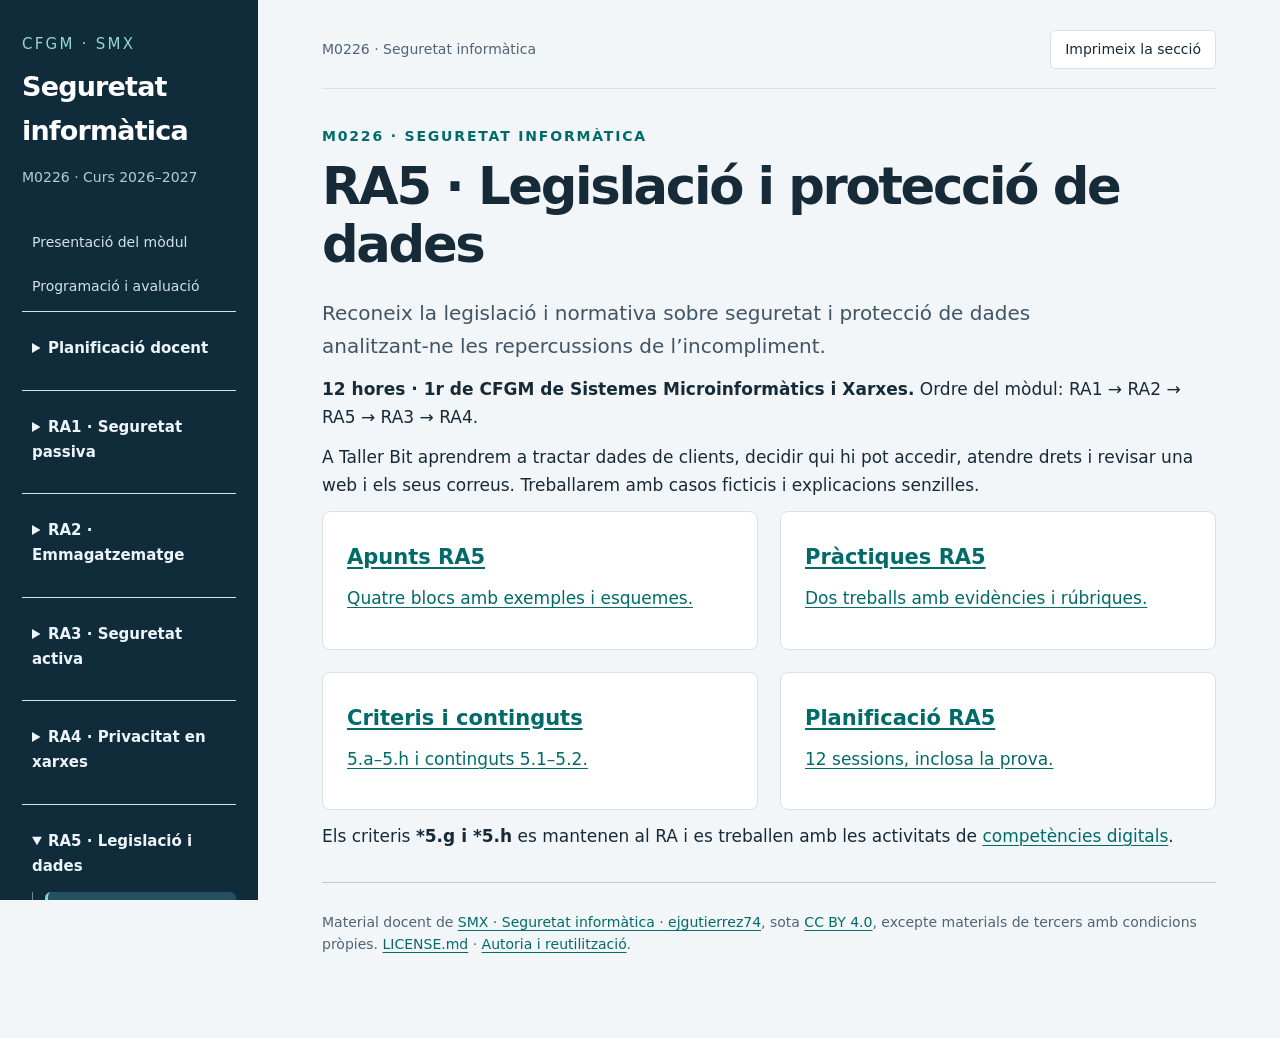
<file: ra5.html>
<!doctype html>
<html lang="ca">
<head>
<meta charset="utf-8">
<meta name="viewport" content="width=device-width,initial-scale=1">
<title>RA5 · Legislació i protecció de dades · M0226</title>
<meta name="description" content="RA5 · Legislació i protecció de dades · M0226. Apunts, pràctiques i criteris del currículum actual de primer curs de CFGM SMX.">
<link rel="stylesheet" href="style.css?v=20260920-access">
<link rel="icon" href="data:image/svg+xml,%3Csvg%20xmlns='http://www.w3.org/2000/svg'%20viewBox='0%200%2064%2064'%3E%3Crect%20width='64'%20height='64'%20rx='12'%20fill='%23102c3b'/%3E%3Ctext%20x='32'%20y='43'%20text-anchor='middle'%20font-size='38'%20fill='white'%20font-family='sans-serif'%3ES%3C/text%3E%3C/svg%3E">
</head>
<body data-default-panel="ra5">
<a class="skip" href="#ra5">Ves al contingut</a><aside><div class="brand">CFGM · SMX<strong>Seguretat<br>informàtica</strong>
</div>
<p>M0226 · Curs 2026–2027</p>
<nav aria-label="Mòdul, resultats d’aprenentatge i continguts"><a href="index.html#inici">Presentació del mòdul</a><a href="index.html#programacio">Programació i avaluació</a><details id="nav-planificacio"><summary>Planificació docent</summary><div class="nav-children"><a href="index.html#planificacio-docent">Visió general</a><a href="index.html#planificacio-ra1">Planificació RA1 · 18 h</a><a href="index.html#planificacio-ra2">Planificació RA2 · 20 h</a><a href="index.html#planificacio-ra3">Planificació RA3 · 18 h</a><a href="index.html#planificacio-ra4">Planificació RA4 · 31 h</a><a href="index.html#planificacio-ra5">Planificació RA5 · 12 h</a></div></details><details id="nav-ra1"><summary>RA1 · Seguretat passiva</summary><div class="nav-children">
<a href="ra1.html#ra1">Presentació del RA1</a><details id="nav-apunts"><summary>Apunts RA1</summary><div class="nav-children">
<a href="ra1.html#teoria">Índex dels apunts</a><a href="ra1.html#teoria/fonaments">01 Fonaments</a><a href="ra1.html#teoria/fisica">02 Entorn físic</a><a href="ra1.html#teoria/sai">03 SAI</a><a href="ra1.html#teoria/acl">04 ACL i permisos</a><a href="ra1.html#teoria/identitat">05 Identitat</a><a href="ra1.html#teoria/contrasenyes">06 Contrasenyes</a><a href="ra1.html#teoria/biometria">07 Biometria</a><a href="ra1.html#teoria/registres">08 Registres</a>
</div></details><a href="ra1.html#practiques">Pràctiques RA1</a><a href="ra1.html#prova-examen">Examen RA1</a><a href="ra1.html#avaluacio">Criteris RA1</a>
</div></details><details id="nav-ra2"><summary>RA2 · Emmagatzematge</summary><div class="nav-children"><a href="ra2.html#ra2">Presentació del RA2</a><a href="ra2.html#ra2-materials">Presentacions RA2</a><details><summary>Apunts RA2</summary><div class="nav-children"><a href="ra2.html#ra2-apunts">Índex dels apunts</a><a href="ra2.html#ra2-apunts/r2-suports">01 Emmagatzematge de la informació i suports</a><a href="ra2.html#ra2-apunts/r2-xarxa">02 Emmagatzematge en xarxa, núvol i redundància</a><a href="ra2.html#ra2-apunts/r2-copies">03 Còpies de seguretat: estratègies, rotació i custòdia</a><a href="ra2.html#ra2-apunts/r2-verificacio">04 Fer, verificar i restaurar còpies de seguretat</a></div></details><a href="ra2.html#ra2-practiques">Pràctiques RA2</a><a href="ra2.html#ra2-criteris">Criteris RA2</a></div></details><details id="nav-ra3"><summary>RA3 · Seguretat activa</summary><div class="nav-children"><a href="ra3.html#ra3">Presentació del RA3</a><details><summary>Apunts RA3</summary><div class="nav-children"><a href="ra3.html#ra3-apunts">Índex dels apunts</a><a href="ra3.html#ra3-apunts/r3-contingencia">01 Plans de contingència</a><a href="ra3.html#ra3-apunts/r3-malware">02 Virus i malware</a><a href="ra3.html#ra3-apunts/r3-actualitzacions">03 Actualitzacions</a><a href="ra3.html#ra3-apunts/r3-autenticitat">04 Origen i autenticitat</a><a href="ra3.html#ra3-apunts/r3-antimalware">05 Protecció i desinfecció</a><a href="ra3.html#ra3-apunts/r3-recuperacio">06 Recuperació de dades</a><a href="ra3.html#ra3-apunts/r3-signatura">07 Certificats i signatura</a><a href="ra3.html#ra3-apunts/r3-incidencies">08 Documentació i incidències</a></div></details><a href="ra3.html#ra3-practiques">Pràctiques RA3</a><a href="ra3.html#ra3-criteris">Criteris RA3</a></div></details><details id="nav-ra4"><summary>RA4 · Privacitat en xarxes</summary><div class="nav-children"><a href="ra4.html#ra4">Presentació del RA4</a><details><summary>Apunts RA4</summary><div class="nav-children"><a href="ra4.html#ra4-apunts">Índex dels apunts</a><a href="ra4.html#ra4-apunts/r4-privacitat">01 Privacitat i serveis de xarxa</a><a href="ra4.html#ra4-apunts/r4-fraus">02 Enginyeria social, publicitat i correu brossa</a><a href="ra4.html#ra4-apunts/r4-cablejades">03 Protecció de xarxes cablejades</a><a href="ra4.html#ra4-apunts/r4-wifi">04 Seguretat Wi-Fi</a><a href="ra4.html#ra4-apunts/r4-identificacio">05 Certificats i signatura digital</a><a href="ra4.html#ra4-apunts/r4-tallafocs">06 Tallafocs en equips i servidors</a></div></details><a href="ra4.html#ra4-practiques">Pràctiques RA4</a><a href="ra4.html#ra4-criteris">Criteris RA4</a></div></details><details id="nav-ra5"><summary>RA5 · Legislació i dades</summary><div class="nav-children"><a href="#ra5">Presentació del RA5</a><details><summary>Apunts RA5</summary><div class="nav-children"><a href="#ra5-apunts">Índex dels apunts</a><a href="#ra5-apunts/r5-dades">01 Dades personals i legislació</a><a href="#ra5-apunts/r5-persones">02 Responsabilitats, accessos i drets</a><a href="#ra5-apunts/r5-serveis">03 Webs, comerç i correu electrònic</a><a href="#ra5-apunts/r5-gestio">04 Normes i gestió de la seguretat</a></div></details><a href="#ra5-practiques">Pràctiques RA5</a><a href="#ra5-criteris">Criteris RA5</a></div></details><details id="nav-digital"><summary>Avaluació de competències digitals</summary><div class="nav-children"><a href="index.html#competencia-digital">Criteris i activitats</a><a href="index.html#competencia-digital/digital-ra1">RA1</a><a href="index.html#competencia-digital/digital-ra2">RA2</a><a href="index.html#competencia-digital/digital-ra3">RA3</a><a href="index.html#competencia-digital/digital-ra4">RA4</a><a href="index.html#competencia-digital/digital-ra5">RA5</a></div></details><a href="index.html#professorat">Professorat · Accés privat</a><a href="index.html#fonts">Fonts</a></nav><div class="nav-foot">M0226 · 99 h al centre + 33 h a l’empresa<br>RA1 · 18 hores<br>RA2 · 20 hores<br><br>Material de preparació docent</div></aside><main id="main"><div class="topline">
<span>M0226 · Seguretat informàtica</span><button id="print" class="print">Imprimeix la secció</button>
</div>




<section class="panel" id="ra5" data-title="RA5 · Legislació i protecció de dades"><div class="eyebrow">M0226 · Seguretat informàtica</div><h1>RA5 · Legislació i protecció de dades</h1><p class="lead">Reconeix la legislació i normativa sobre seguretat i protecció de dades analitzant-ne les repercussions de l’incompliment.</p><p><strong>12 hores · 1r de CFGM de Sistemes Microinformàtics i Xarxes.</strong> Ordre del mòdul: RA1 → RA2 → RA5 → RA3 → RA4.</p><p>A Taller Bit aprendrem a tractar dades de clients, decidir qui hi pot accedir, atendre drets i revisar una web i els seus correus. Treballarem amb casos ficticis i explicacions senzilles.</p><div class="grid"><a class="card" href="#ra5-apunts"><h3>Apunts RA5</h3><p>Quatre blocs amb exemples i esquemes.</p></a><a class="card" href="#ra5-practiques"><h3>Pràctiques RA5</h3><p>Dos treballs amb evidències i rúbriques.</p></a><a class="card" href="#ra5-criteris"><h3>Criteris i continguts</h3><p>5.a–5.h i continguts 5.1–5.2.</p></a><a class="card" href="index.html#planificacio-ra5"><h3>Planificació RA5</h3><p>12 sessions, inclosa la prova.</p></a></div><p>Els criteris <strong>*5.g i *5.h</strong> es mantenen al RA i es treballen amb les activitats de <a href="index.html#competencia-digital">competències digitals</a>.</p></section><section class="panel" id="ra5-apunts" data-title="Apunts RA5"><div class="eyebrow">M0226 · Seguretat informàtica</div><h1>Apunts RA5</h1><div class="toc"><a href="#ra5-apunts/r5-dades">01 Dades personals i legislació</a><a href="#ra5-apunts/r5-persones">02 Responsabilitats, accessos i drets</a><a href="#ra5-apunts/r5-serveis">03 Webs, comerç i correu electrònic</a><a href="#ra5-apunts/r5-gestio">04 Normes i gestió de la seguretat</a></div><article id="r5-dades"><p class="tag">5.1 · Criteri 5.a</p><h2>01 Dades personals i legislació</h2><p>Quan un tècnic repara un ordinador pot trobar fotografies, correus o documents de clients. Poder obrir un fitxer no vol dir tenir permís per mirar-lo. La protecció de dades estableix com utilitzem informació sobre persones i com protegim els seus drets.</p><h3>Què és una dada personal?</h3><p>És informació sobre una persona física identificada o que es pot identificar. Pot ser un nom, una fotografia, una adreça electrònica o un identificador que permeti relacionar registres amb una persona. Una dada no deixa de ser personal perquè sigui pública.</p><div class="table-wrap"><table><thead><tr><th scope="col">Exemple</th><th scope="col">Valoració</th></tr></thead><tbody><tr><td>Nom i telèfon d’un client</td><td>Dades personals.</td></tr><tr><td>Correu nom.cognom@empresa.example</td><td>Identifica una persona treballadora.</td></tr><tr><td>Historial de salut</td><td>Categoria especial de dades, amb protecció reforçada.</td></tr><tr><td>Codi de client amb taula que el vincula a un nom</td><td>Dades pseudonimitzades; continuen essent personals.</td></tr><tr><td>Recompte agregat sense possibilitat raonable de reidentificació</td><td>Pot ser informació anònima. Cal valorar el context.</td></tr></tbody></table></div><p><strong>Tractar dades</strong> inclou recollir-les, consultar-les, guardar-les, modificar-les, compartir-les i eliminar-les. No cal tenir una gran base de dades: una taula de clients també implica tractament.</p><h3>Les normes de referència</h3><p>El <strong>RGPD, Reglament (UE) 2016/679</strong>, és la norma europea de protecció de dades. A Espanya, la <strong>LOPDGDD, Llei orgànica 3/2018</strong>, el complementa i regula garanties de drets digitals. La llei de 1999 que pot aparèixer en materials antics no és la norma general vigent.</p><figure class="scheme"><img src="images/ra5-dades.svg" alt="Abans de recollir dades cal justificar-ne la finalitat i limitar-ne l’ús." width="780" height="210" loading="lazy"><figcaption>Abans de recollir dades cal justificar-ne la finalitat i limitar-ne l’ús.</figcaption></figure><h3>Principis amb un cas senzill</h3><p>Taller Bit recull el telèfon d’un client per avisar-lo que la reparació està feta. Ha d’explicar aquest ús, demanar només les dades necessàries, mantenir-les correctes, limitar-ne la conservació i protegir-les. També ha de poder demostrar què fa per complir aquestes obligacions.</p><p>El consentiment és una base jurídica possible, però no l’única. Per exemple, gestionar una reparació pot requerir dades per executar el contracte, i conservar determinada informació de facturació pot respondre a una obligació legal. No podem aprofitar automàticament aquestes dades per a qualsevol altra finalitat.</p><p>Si utilitzem consentiment, ha de ser lliure, informat, específic i inequívoc. Una casella premarcada no serveix. Cal poder retirar-lo amb facilitat. Per a categories especials, a més de la base general, cal una excepció aplicable de l’article 9 del RGPD.</p><h3>Conseqüències de l’incompliment</h3><p>Un accés indegut pot perjudicar les persones, obligar a corregir el tractament i comportar sancions o altres responsabilitats. No tots els incidents són delictes. Copiar dades d’un client sense autorització, divulgar secrets o danyar sistemes pot tenir conseqüències jurídiques segons els fets.</p><p>A classe treballem amb dades fictícies i entorns autoritzats. L’objectiu és reconèixer el problema i aplicar el procediment, no memoritzar penes ni decidir jurídicament un cas real.</p><div class="notice"><strong>Comprova que ho entens:</strong> Podem demanar el DNI complet per a qualsevol consulta a la botiga?<details><summary>Mostra l’explicació</summary><p>Cal justificar la necessitat. Si per atendre aquella consulta no és necessari, recollir-lo vulneraria la minimització de dades.</p></details></div><p class="small">Fonts: <a href="https://www.boe.es/buscar/doc.php?id=DOUE-L-2016-80807">RGPD, articles 4–9</a>; <a href="https://www.boe.es/buscar/act.php?id=BOE-A-2018-16673">LOPDGDD</a>. Referència didàctica: IOC, apartat 2.1.</p></article><article id="r5-persones"><p class="tag">5.1 · Criteris 5.b, 5.c i 5.d</p><h2>02 Responsabilitats, accessos i drets</h2><h3>Qui fa què?</h3><div class="table-wrap"><table><thead><tr><th scope="col">Figura</th><th scope="col">Funció</th><th scope="col">Exemple</th></tr></thead><tbody><tr><td>Persona interessada</td><td>Persona a qui corresponen les dades.</td><td>Client que encarrega una reparació.</td></tr><tr><td>Responsable del tractament</td><td>Decideix les finalitats i els mitjans del tractament.</td><td>Taller Bit respecte de la gestió dels seus clients.</td></tr><tr><td>Encarregat del tractament</td><td>Tracta dades per compte del responsable, segons instruccions.</td><td>Proveïdor que allotja la base de clients per encàrrec del taller.</td></tr><tr><td>Delegat de protecció de dades (DPD)</td><td>Informa, assessora i supervisa el compliment amb independència.</td><td>DPD quan la seva designació és obligatòria o voluntària.</td></tr><tr><td>Autoritat de control</td><td>Supervisa i atén reclamacions en el seu àmbit competencial.</td><td>AEPD o APDCAT, segons l’entitat i el tractament.</td></tr></tbody></table></div><p>Un treballador que consulta dades sota l’autoritat de l’empresa no es converteix per això en encarregat extern. El proveïdor encarregat necessita un acord amb les condicions de l’article 28 del RGPD. El DPD no substitueix la responsabilitat de l’organització ni és obligatori en totes les petites empreses.</p><h3>Control d’accés: només allò necessari</h3><p>Recepció pot necessitar telèfons i cites, però no totes les dades de comptabilitat. Cada persona utilitza el seu compte; s’assignen permisos per funció i es revisen quan canvia de lloc o deixa l’empresa. Els comptes compartits dificulten saber qui ha accedit a la informació.</p><p>El tècnic aplica les autoritzacions rebudes, bloqueja la sessió quan s’allunya, protegeix còpies i registra incidències. Els registres d’accés també poden contenir dades personals: cal limitar qui els consulta i quant temps es conserven.</p><figure class="scheme"><img src="images/ra5-accessos.svg" alt="Els permisos depenen de les tasques autoritzades, no només de poder entrar al sistema." width="780" height="300" loading="lazy"><figcaption>Els permisos depenen de les tasques autoritzades, no només de poder entrar al sistema.</figcaption></figure><h3>Els drets de les persones</h3><div class="table-wrap"><table><thead><tr><th scope="col">Dret</th><th scope="col">Exemple didàctic</th></tr></thead><tbody><tr><td>Accés</td><td>Saber si es tracten les meves dades i obtenir-ne una còpia amb la informació corresponent.</td></tr><tr><td>Rectificació</td><td>Corregir una adreça incorrecta.</td></tr><tr><td>Supressió</td><td>Demanar que s’eliminin dades quan sigui procedent.</td></tr><tr><td>Oposició</td><td>Oposar-me a determinats usos; per exemple, màrqueting directe.</td></tr><tr><td>Limitació</td><td>Demanar que es limiti el tractament en els supòsits previstos.</td></tr><tr><td>Portabilitat</td><td>Rebre determinades dades facilitades en format estructurat si es compleixen les condicions legals.</td></tr></tbody></table></div><p>També hi ha protecció davant determinades decisions basades únicament en tractaments automatitzats. Els drets tenen condicions i límits: una petició de supressió no obliga a destruir factures que s’han de conservar legalment. La portabilitat no és sinònim del dret d’accés.</p><h3>Atendre una sol·licitud pas a pas</h3><ol><li>Registrar la recepció i identificar quin dret es demana.</li><li>Verificar la identitat de manera proporcionada; no demanar automàticament més dades de les necessàries.</li><li>Traslladar-la al responsable o al canal establert. El tècnic no lliura dades per iniciativa pròpia.</li><li>Localitzar la informació i revisar si afecta drets de tercers.</li><li>Respondre per un canal segur. Com a regla general, el termini és un mes; es pot ampliar dos mesos més per complexitat o nombre de peticions, informant-ne dins del primer mes.</li><li>Documentar la resposta o els motius de la denegació i les vies de reclamació.</li></ol><p>Exemple: si una persona demana les seves reparacions, li facilitem la informació que li correspon, no un Excel amb tots els clients.</p><h3>Si enviem dades a qui no toca</h3><p>Avisa immediatament pel canal intern i registra què ha passat, sense difondre encara més les dades. El responsable valora el risc i les notificacions: a l’autoritat, sense dilació indeguda i si és possible en 72 hores des que en té constància, llevat que sigui improbable que hi hagi risc per als drets i llibertats. La comunicació a les persones afectades correspon, en general, quan és probable un risc alt. No tots els incidents requereixen les mateixes notificacions.</p><div class="notice"><strong>Comprova que ho entens:</strong> El client demana les seves dades. Li podem enviar tota la base de dades?<details><summary>Mostra l’explicació</summary><p>No. Cal facilitar la informació que li correspon, verificar la identitat i protegir les dades de tercers.</p></details></div><p class="small">Fonts: <a href="https://www.boe.es/buscar/doc.php?id=DOUE-L-2016-80807">RGPD, articles 12–22, 28 i 32–39</a>; <a href="https://www.aepd.es/derechos-y-deberes/ejerce-tus-derechos">AEPD, exercici de drets</a>. IOC, apartats 2.1.3–2.2.</p></article><article id="r5-serveis"><p class="tag">5.2 · Criteri 5.e</p><h2>03 Webs, comerç i correu electrònic</h2><p>La <strong>LSSI-CE, Llei 34/2002</strong>, regula serveis de la societat de la informació i comerç electrònic. Una botiga en línia és un exemple clar. Un servei gratuït per a l’usuari també pot tenir activitat econòmica, com un web finançat amb publicitat.</p><h3>Què ha de trobar una persona al web?</h3><p>Quan la LSSI és aplicable, el prestador ha de facilitar informació identificativa i de contacte, i la resta de dades exigibles segons el cas. En una contractació electrònica ha d’informar dels passos, les condicions, els mitjans per corregir errors i les altres obligacions aplicables. El RGPD i la normativa de consum poden aplicar-se alhora.</p><div class="table-wrap"><table><thead><tr><th scope="col">Element</th><th scope="col">Què explica</th><th scope="col">Error habitual</th></tr></thead><tbody><tr><td>Avís legal</td><td>Qui presta el servei i com contactar-hi.</td><td>Copiar un avís d’una altra empresa.</td></tr><tr><td>Informació de privacitat</td><td>Finalitats, bases, destinataris, drets i altres dades del tractament.</td><td>Dir només «complim la llei».</td></tr><tr><td>Condicions de compra</td><td>Preus, procés i condicions de contractació.</td><td>Amagar despeses o informació essencial.</td></tr><tr><td>Gestió de cookies</td><td>Quines tecnologies s’utilitzen i per a què.</td><td>Activar publicitat abans del consentiment quan és necessari.</td></tr></tbody></table></div><h3>Correu comercial i correu de servei</h3><p>Un avís que la reparació està acabada respon al servei contractat. Un correu que anuncia una promoció és una comunicació comercial. La regla general exigeix que la publicitat per correu hagi estat sol·licitada o autoritzada prèviament.</p><p>Hi ha una excepció per relació contractual prèvia quan les dades s’han obtingut lícitament i s’anuncien productes o serveis de la mateixa empresa similars als contractats. Cal oferir oposició senzilla i gratuïta en recollir les dades i en cada missatge. Disposar d’una adreça publicada a Internet no autoritza automàticament a enviar-li publicitat.</p><figure class="scheme"><img src="images/ra5-correu.svg" alt="Cal diferenciar l’avís de servei de la publicitat i comprovar si es pot enviar." width="780" height="210" loading="lazy"><figcaption>Cal diferenciar l’avís de servei de la publicitat i comprovar si es pot enviar.</figcaption></figure><h3>Cookies amb un exemple</h3><p>Una cookie que manté el carret de compra pot ser estrictament necessària per al servei sol·licitat. Les cookies de publicitat habitualment requereixen consentiment previ. Cal valorar-ne la finalitat real.</p><p>Per a cookies no exemptes, cal informar i oferir una elecció efectiva. Acceptar i rebutjar s’han de presentar de manera clara i amb una facilitat comparable; continuar navegant no és una acceptació vàlida. També s’ha de poder retirar el consentiment. El navegador no ha d’activar les cookies que necessiten consentiment abans de tenir-lo.</p><h3>Correu segur al taller</h3><ol><li>Comprova el destinatari abans d’enviar i revisa l’autocompleció.</li><li>Adjunta només les dades necessàries; evita llistats sencers si només cal una fitxa.</li><li>Per missatges col·lectius, evita revelar adreces innecessàriament; utilitza CCO quan correspongui.</li><li>Utilitza els canals de compartició autoritzats per a documents sensibles i revisa permisos.</li><li>Si envies el missatge a qui no toca, segueix el procediment d’incidències.</li></ol><p>La CCO oculta destinataris entre si; no xifra els adjunts ni converteix en lícita una campanya publicitària.</p><div class="notice"><strong>Comprova que ho entens:</strong> Si el correu acaba amb «dona’t de baixa», ja podem enviar publicitat a qualsevol persona?<details><summary>Mostra l’explicació</summary><p>No. El mecanisme de baixa és necessari, però no substitueix l’autorització prèvia o una excepció legal aplicable.</p></details></div><p class="small">Fonts: <a href="https://www.boe.es/buscar/act.php?id=BOE-A-2002-13758">LSSI-CE, articles 10, 20–22 i 27–28</a>; <a href="https://www.aepd.es/guias/guia-cookies.pdf">guia de cookies de l’AEPD</a>. IOC, apartats 2.3–2.4.</p></article><article id="r5-gestio"><p class="tag">5.1–5.2 · Criteri 5.f</p><h2>04 Normes i gestió de la seguretat</h2><p>Una organització necessita mesures tècniques i una manera de gestionar-les: qui revisa permisos, qui comprova còpies i com es respon a una incidència. Un document guardat en una carpeta no prova, per si sol, que la seguretat funcioni.</p><h3>Llei, norma i procediment</h3><div class="table-wrap"><table><thead><tr><th scope="col">Referència</th><th scope="col">Què és</th><th scope="col">Aplicació</th></tr></thead><tbody><tr><td>RGPD i LOPDGDD</td><td>Normativa jurídica de protecció de dades.</td><td>Obligacions quan el tractament entra en el seu àmbit.</td></tr><tr><td>LSSI-CE</td><td>Normativa jurídica de serveis electrònics.</td><td>Obligacions segons el servei i la seva activitat.</td></tr><tr><td>ISO/IEC 27001:2022</td><td>Norma de requisits d’un sistema de gestió de seguretat de la informació.</td><td>Permet organitzar riscos, controls i millora. Pot ser objecte de certificació.</td></tr><tr><td>Esquema Nacional de Seguretat (ENS)</td><td>Marc regulat pel Reial decret 311/2022.</td><td>Aplicable al sector públic i als proveïdors privats en els supòsits que estableix el seu àmbit.</td></tr><tr><td>Procediment intern</td><td>Instrucció concreta de l’organització.</td><td>Per exemple, donar de baixa un compte i comprovar que perd l’accés.</td></tr></tbody></table></div><p>ISO/IEC 27001 no és una llei obligatòria per a qualsevol taller. Un contracte pot exigir determinades normes. Tenir un certificat tampoc demostra automàticament el compliment de totes les lleis: cal revisar-ne l’abast i el que realment s’aplica.</p><h3>Gestionar un risc</h3><p><strong>Actiu:</strong> fitxer de clients. <strong>Amenaça:</strong> una persona que ja no treballa al taller conserva accés. <strong>Conseqüència:</strong> consulta o còpia no autoritzada. <strong>Mesura:</strong> retirada de permisos quan finalitza la relació. <strong>Evidència:</strong> registre de baixa i prova d’accés denegat.</p><figure class="scheme"><img src="images/ra5-gestio.svg" alt="La gestió de seguretat relaciona el risc amb una mesura i una comprovació." width="780" height="210" loading="lazy"><figcaption>La gestió de seguretat relaciona el risc amb una mesura i una comprovació.</figcaption></figure><p>Això es repeteix amb les còpies de seguretat, les actualitzacions, els accessos i les incidències. Cal assignar responsables, dates de revisió i evidències útils, sense acumular dades personals innecessàries.</p><h3>Comparació pràctica</h3><p>El taller A diu «tenim còpies», però no sap quan es van provar. El taller B documenta què copia, qui ho revisa i quan ha comprovat una restauració. El segon aporta evidència verificable, encara que això no equivalgui a una certificació formal.</p><p>Per estudiar aquest bloc, relaciona cada obligació amb una mesura concreta: protegir dades amb permisos; respondre drets amb un circuit de peticions; evitar enviaments indeguts amb comprovacions de correu. Explica també què no resol cada mesura.</p><div class="notice"><strong>Comprova que ho entens:</strong> Tenir ISO 27001 substitueix el RGPD?<details><summary>Mostra l’explicació</summary><p>No. Són referències diferents. Un sistema de gestió ajuda a organitzar la seguretat, però les obligacions legals s’han de complir igualment.</p></details></div><p class="small">Fonts: <a href="https://www.iso.org/standard/27001">ISO/IEC 27001</a>; <a href="https://www.boe.es/buscar/act.php?id=BOE-A-2022-7191">ENS, Reial decret 311/2022</a>. IOC, apartats 2.2 i 2.4.</p></article></section><section class="panel" id="ra5-criteris" data-title="RA5 · Criteris i continguts"><div class="eyebrow">M0226 · Seguretat informàtica</div><h1>RA5 · Criteris i continguts</h1><h2>Criteris d’avaluació</h2><ol class="ca-letter-list"><li><strong>5.a </strong>Descriu la legislació sobre protecció de dades de caràcter personal.</li><li><strong>5.b </strong>Determina la necessitat de controlar l'accés a la informació personal emmagatzemada.</li><li><strong>5.c </strong>Identifica les figures legals que intervenen en el tractament i manteniment dels fitxers de dades.</li><li><strong>5.d </strong>Contrasta l'obligació de posar a disposició de les persones les dades personals que els concerneixen.</li><li><strong>5.e </strong>Descriu la legislació actual sobre els serveis de la societat de la informació i comerç electrònic.</li><li><strong>5.f </strong>Contrasta les normes sobre gestió de seguretat de la informació.</li><li><strong>*5.g · Aplica els procediments establerts en la competència digital A2C5 (2.5 Netiquette)</strong> utilitzant els equipaments, eines i aplicacions informàtiques adients, amb criteris de qualitat.</li><li><strong>*5.h · Aplica els procediments establerts en la competència digital A2C6 (2.6 Gestió de la identitat digital)</strong> utilitzant els equipaments, eines i aplicacions informàtiques adients, amb criteris de qualitat.</li></ol><h2>5. Compliment de la legislació i de les normes sobre seguretat</h2><div class="table-wrap"><table><thead><tr><th scope="col">Contingut</th><th scope="col">Descripció</th></tr></thead><tbody><tr><td>5.1</td><td>Legislació sobre protecció de dades.</td></tr><tr><td>5.2</td><td>Legislació sobre els serveis de la societat de la informació i correu electrònic.</td></tr></tbody></table></div><div class="table-wrap"><table><thead><tr><th scope="col">Criteris</th><th scope="col">Evidència</th></tr></thead><tbody><tr><td>5.a–5.d</td><td>P5.1: dades, accés, rols i exercici de drets.</td></tr><tr><td>5.e–5.f</td><td>P5.2: web, correu i comparació de normes.</td></tr><tr><td>*5.g</td><td>CD2: 2.5 Netiquette.</td></tr><tr><td>*5.h</td><td>CD3: 2.6 Gestió de la identitat digital.</td></tr></tbody></table></div><p>Consulta <a href="index.html#programacio/programacio-competencies-digitals">Avaluació de competències digitals</a> per veure què avalua cadascuna. Les activitats i el registre són independents.</p></section><section class="panel" id="ra5-practiques" data-title="Pràctiques RA5"><div class="eyebrow">M0226 · Seguretat informàtica</div><h1>Pràctiques RA5</h1><p>Dos treballs amb el mateix pes dins Pt. Es mantenen els pesos de <a href="index.html#programacio">Programació i avaluació</a>: Pt 20%, Pe 70% i Gr 10%, amb les notes mínimes i els requisits de lliurament establerts. Les rúbriques següents són la proposta per valorar aquests treballs.</p><article><h2>P5.1 · Dades personals a Taller Bit</h2><p class="tag">5.a–5.d · Contingut 5.1 · 2 hores</p><p><strong>Cas:</strong> el taller guarda noms, telèfons, reparacions i factures. Recepció i tècnics comparteixen un únic compte. Un proveïdor allotja la base de dades. Una clienta demana accés a les seves dades i que es corregeixi el telèfon.</p><ol><li>Identifica les dades personals i proposa quines són necessàries per a cada finalitat.</li><li>Relaciona cada ús amb una base jurídica possible i explica què faltaria comprovar.</li><li>Identifica interessada, responsable i encarregat. Explica per què el tècnic no és automàticament el responsable del tractament.</li><li>Dissenya una taula de permisos per a recepció, tècnics i comptabilitat. Justifica un accés que s’ha de denegar.</li><li>Redacta el procediment de resposta a la petició, incloent identitat, termini, dades que es lliuren i protecció de tercers.</li></ol><p><strong>Lliurament:</strong> dossier breu amb taula de dades/finalitats, rols, permisos i esborrany de resposta. No s’envia cap missatge real.</p><p><strong>Distribució:</strong> 20 min per al cas i la normativa, 25 min per als rols, 25 min per als permisos, 35 min per als drets i 15 min de revisió.</p><p><strong>Rúbrica sobre 10:</strong> dades i normativa (2), rols (2), accessos justificats (3), resposta als drets (3).</p></article><article><h2>P5.2 · Revisió d’una web i del correu comercial</h2><p class="tag">5.e–5.f · Contingut 5.2 · 2 hores</p><p><strong>Cas:</strong> una botiga en línia no identifica el venedor, activa cookies publicitàries abans de preguntar, compra una llista de correus i afirma que tenir ISO 27001 ja li permet utilitzar totes les dades.</p><ol><li>Identifica quatre problemes i relaciona’ls amb la norma o guia corresponent.</li><li>Proposa què hauria d’incloure la informació del prestador i què correspon a la informació de privacitat.</li><li>Compara un avís de reparació amb una promoció. Explica quines condicions cal comprovar abans d’enviar publicitat.</li><li>Descriu un sistema de cookies que permeti una elecció efectiva i que respecti el resultat de la tria.</li><li>Compara LSSI, RGPD, ISO 27001 i ENS: finalitat, àmbit i una evidència de compliment o aplicació. No pressuposis que totes s’apliquen igual al taller.</li><li>Prepara un correu fictici per a diversos clients sense exposar-ne les adreces i explica què no resol la CCO.</li></ol><p><strong>Lliurament:</strong> taula problema/norma/correcció/evidència i esborrany de correu. No cal publicar una web ni enviar correus.</p><p><strong>Distribució:</strong> 30 min per a la revisió, 25 min per al correu, 20 min per a cookies, 30 min per a normes i 15 min de comprovació.</p><p><strong>Rúbrica sobre 10:</strong> diagnòstic (3), correccions justificades (3), comparació de normes (3), claredat i fonts (1).</p></article><h2>Competències digitals vinculades</h2><p><strong>*5.g · 2.5 Netiquette:</strong> <a href="index.html#competencia-digital/digital-netiqueta">CD2 · Comunicació respectuosa</a>. <strong>*5.h · 2.6 Gestió de la identitat digital:</strong> <a href="index.html#competencia-digital/digital-identitat">CD3 · Identitat digital</a>. Les activitats tenen lliurament i validació separats. La planificació reserva temps per presentar-les; el desenvolupament autònom és el que indica el seu apartat.</p><h2>Pe5 · Prova individual d’una hora</h2><p>Casos breus per identificar dades i normativa, justificar permisos, distingir rols, respondre una petició de drets, revisar una comunicació comercial i comparar normes de seguretat. Es comproven 5.a–5.f. Els criteris digitals s’avaluen amb CD2 i CD3.</p><p>Abans o el mateix dia de Pe5 cal lliurar el resum-esquema manuscrit, segons la programació. A la recuperació, el docent pot establir treballs previs que s’han de lliurar amb qualitat i validar per poder fer l’examen.</p></section><footer id="site-license"><p>Material docent de <a href="https://github.com/ejgutierrez74/smx-seguretat-informatica">SMX · Seguretat informàtica · ejgutierrez74</a>, sota <a rel="license" href="https://creativecommons.org/licenses/by/4.0/deed.ca">CC BY 4.0</a>, excepte materials de tercers amb condicions pròpies. <a href="https://github.com/ejgutierrez74/smx-seguretat-informatica/blob/a850f37bd72888fe9e8c61b226cece54fc98d5ca/LICENSE.md">LICENSE.md</a> · <a href="index.html#fonts/llicencia">Autoria i reutilització</a>.</p></footer></main><script src="app.js?v=20260920-access"></script>
</body>
</html>
</file>
<file: style.css>
:root{--ink:#172a38;--muted:#506375;--nav:#102c3b;--accent:#006b69;--line:#d7e1e8;--bg:#f3f6f9}*{box-sizing:border-box}body{margin:0;background:var(--bg);color:var(--ink);font:17px/1.65 system-ui,sans-serif}a{color:var(--accent);text-underline-offset:3px}button,input{font:inherit}button{cursor:pointer}.skip{position:fixed;top:-100px;z-index:9;background:white;padding:12px}.skip:focus{top:0}aside{position:fixed;width:258px;inset:0 auto 0 0;background:var(--nav);color:white;padding:32px 22px;overflow:auto}.brand{font-size:15px;letter-spacing:.15em;color:#91d7d2}.brand strong{display:block;font-size:27px;letter-spacing:-.03em;color:white;margin-top:8px}aside p{font-size:14px;color:#b6cad6}nav{margin-top:34px}nav a{display:block;padding:11px 13px;border-radius:6px;color:#d3e1e8;text-decoration:none;margin:5px 0;font-size:16px}nav a.active{background:#245062;color:white;border-left:3px solid #78dfce}nav a:hover{background:#1b4354}.nav-foot{margin-top:40px;border-top:1px solid #41606d;padding-top:18px;font-size:14px}main{margin-left:258px;padding:30px 5vw 70px;max-width:1500px}.topline{display:flex;justify-content:space-between;gap:18px;align-items:center;color:var(--muted);font-size:14px;border-bottom:1px solid var(--line);padding-bottom:19px;margin-bottom:36px}.print{border:1px solid var(--line);background:white;border-radius:5px;padding:7px 14px;color:var(--ink)}h1{font-size:clamp(32px,4vw,52px);line-height:1.12;letter-spacing:-.045em;max-width:820px;margin:10px 0 24px}h2{font-size:27px;line-height:1.3;margin:36px 0 15px;letter-spacing:-.025em}h3{font-size:21px;line-height:1.4;margin:26px 0 10px}p{margin:12px 0}.eyebrow{color:var(--accent);font-size:14px;letter-spacing:.13em;text-transform:uppercase;font-weight:700}.lead{font-size:20px;max-width:820px;color:#405465}.panel{display:none}.panel.active{display:block}.stats{display:grid;grid-template-columns:repeat(3,1fr);gap:1px;background:var(--line);border:1px solid var(--line);margin:28px 0}.stat{background:white;padding:19px 25px}.stat b{display:block;font-size:32px;line-height:1.3}.stat span{font-size:14px;color:var(--muted)}.notice{padding:17px 21px;background:#e5f1f1;border-left:4px solid var(--accent);margin:24px 0}.notice.amber{background:#fff3da;border-color:#ae7417}.grid{display:grid;grid-template-columns:1fr 1fr;gap:22px}.card{background:white;border:1px solid var(--line);padding:24px;border-radius:8px}.card h3{margin-top:7px}.card a{font-weight:650}.tag{font-size:13px;background:#e6eef3;padding:4px 9px;border-radius:4px;display:inline-block}.table-wrap{overflow:auto;border:1px solid var(--line);background:white;margin:20px 0}table{width:100%;border-collapse:collapse;font-size:15px}th{text-align:left;background:#e8eff3;font-size:14px}th,td{padding:13px 15px;border-bottom:1px solid var(--line);vertical-align:top}tr:last-child td{border-bottom:0}.schedule{min-width:890px}.schedule td:first-child{font-weight:700;color:var(--accent)}.proposed{background:#fff7e8}article{background:white;border:1px solid var(--line);padding:30px clamp(20px,3vw,44px);margin:25px 0;border-radius:8px;scroll-margin-top:20px}article>h2:first-of-type{margin-top:7px}article p,article li{max-width:880px}li{padding-left:4px;margin:7px 0}details{border-top:1px solid var(--line);padding:15px 0;margin-top:20px}summary{cursor:pointer;font-weight:650;color:var(--accent)}pre{background:#142f3b;color:#e5f5f5;padding:20px;overflow:auto;font:14px/1.65 ui-monospace,monospace;border-radius:5px}code{font-family:ui-monospace,monospace}.toc{display:flex;flex-wrap:wrap;gap:10px}.toc a{padding:7px 12px;background:white;border:1px solid var(--line);border-radius:5px;text-decoration:none;font-size:15px}.formula{font:600 21px/1.7 ui-monospace,monospace;border-left:3px solid #128580;padding:12px 20px;background:#eff8f7}.small{font-size:14px;color:var(--muted)}.calc{display:grid;grid-template-columns:repeat(3,1fr);gap:15px}.calc label{font-size:15px}.calc input{width:100%;padding:9px;border:1px solid #99adb9;border-radius:4px;margin-top:5px}.result{background:#e5f1f1;padding:18px;margin-top:18px;font-weight:650}footer{font-size:14px;color:var(--muted);margin-top:40px}.linklist li{margin:14px 0}button:focus-visible,a:focus-visible,summary:focus-visible,input:focus-visible{outline:3px solid #dc9220;outline-offset:3px}@media(max-width:900px){aside{position:static;width:auto;padding:20px}.brand strong{font-size:24px}aside p,.nav-foot{display:none}nav{margin:15px 0 0;display:flex;overflow:auto;gap:5px}nav a{white-space:nowrap;margin:0}main{margin:0;padding:24px}.grid{grid-template-columns:1fr}.topline{margin-bottom:25px}}@media(max-width:550px){.stats{grid-template-columns:1fr}.stat{display:flex;align-items:center;gap:15px;padding:12px 18px}.stat b{font-size:25px}.calc{grid-template-columns:1fr}main{padding:20px 16px}article{padding:23px 18px}.topline{align-items:start}.lead{font-size:18px}}@media print{aside,.topline,.toc,.no-print,footer{display:none!important}body{background:white;font-size:11pt}main{margin:0;padding:0;max-width:none}.panel{display:none!important}.panel.active{display:block!important}h1{font-size:27pt}h2{font-size:19pt}article{border:0;padding:0;border-radius:0;break-before:page}.table-wrap{overflow:visible}table{font-size:9pt}.schedule{min-width:0}th,td{padding:6px}.grid{display:block}.card{margin:12px 0;break-inside:avoid}pre{white-space:pre-wrap;color:black;background:#eee;font-size:9pt}.notice{border:1px solid #aaa}.answer{display:none!important}a{color:inherit}.stats{display:flex}.stat{flex:1}details{display:none}.page-break{break-before:page}}

.scheme{margin:1.5rem 0}.scheme svg{width:100%;height:auto;max-width:760px}.scheme figcaption{font-size:.9rem;color:#405665}.ra-card{color:inherit;text-decoration:none}.teacher-plan{display:block!important;padding:0!important}nav a{font-size:14px!important;padding:8px 10px!important}aside{overflow-y:auto}#teacher-login{max-width:440px}#teacher-login label{display:block;margin-bottom:8px}#teacher-key{width:100%;padding:12px;margin-bottom:12px}#teacher-login button,#teacher-lock{padding:12px 18px;background:#102c3b;color:white;border:0;border-radius:6px;font-size:16px;cursor:pointer}[hidden]{display:none!important}.table-wrap{max-width:100%;overflow:auto}@media print{#professorat{display:none!important}}

nav details{margin:5px 0}nav summary{font-size:15px;cursor:pointer;padding:9px 10px;color:#edf5fa}nav .nav-children{padding-left:12px;border-left:1px solid #668699;margin-left:10px}nav .nav-children a{white-space:normal}nav a.active{font-weight:700}.extension{padding:14px;border:1px solid #b8cbd7;border-radius:6px;margin:20px 0}.extension summary{cursor:pointer;font-weight:650}#linux-guia h4{margin-top:30px;font-size:19px}@media(max-width:900px){nav{display:block;max-height:280px;overflow:auto}nav a{white-space:normal}}

#site-license{font-size:.875rem;line-height:1.6;margin-top:2rem;padding-top:1rem;border-top:1px solid #bdcbd2}#site-license a{text-decoration:underline}@media print{#site-license{display:block!important}}

.scheme img{display:block;width:100%;max-width:780px;height:auto}#ra4-apunts .notice details{margin-bottom:0} @media print{.scheme{break-inside:avoid}}

#programacio-ra-curriculum h3{font-size:1.2rem}#programacio-ra-curriculum h4{font-size:1rem;margin:1.5rem 0 .5rem}.curriculum-contents{list-style:none;padding-left:0}#programacio-notes-modul .formula{overflow-wrap:anywhere;font-size:1.05rem}#programacio-recuperacio .notice h3{margin-top:0}

.ca-letter-list{list-style:none;padding-left:0}.ca-letter-list li{padding-left:0;margin:.8rem 0}.ca-letter-list li>strong{display:inline-block;min-width:2.5rem}#programacio-ra-curriculum [aria-selected="true"]{background:#006b69;color:white;border-color:#006b69}.grade-equation{margin:1.5rem 0;padding:1.4rem;background:#eff8f7;border-left:3px solid #128580;overflow-x:auto;max-width:100%;font-size:1.2rem}.grade-equation math{font-family:math;font-size:1.1em;min-width:max-content}.digital-criterion{border-left:3px solid #006b69;padding-left:1rem}@media print{#programacio-ra-curriculum>article{break-before:auto}.grade-equation{font-size:10pt;padding:.5rem}.grade-equation math{font-size:1em}}

/* Course landing and digital competency tabs */
.course-cover{border-top:6px solid #22708c;padding-top:1.5rem;margin-bottom:2rem}
.course-cover h1{font-size:clamp(2.4rem,4.6vw,4.5rem);line-height:1.08;max-width:20ch;letter-spacing:-.035em;margin:.6rem 0 1.4rem;overflow-wrap:break-word}
.course-module{font-size:clamp(1.35rem,2.4vw,2rem);font-weight:700;color:#22708c;margin:0 0 2rem}
.course-hours{width:100%;table-layout:fixed}
.course-hours caption{text-align:left;font-weight:700;margin-bottom:.6rem}
.course-hours th,.course-hours td{white-space:normal;overflow-wrap:anywhere}
.course-hours td strong{display:block;font-size:clamp(1.6rem,3vw,2.6rem);color:#102c3b;line-height:1.3}
.course-hours td span{display:block;font-size:.9rem;margin-top:.35rem}
#digital-ra-tabs > [hidden]{display:none!important}
#digital-ra-tabs [role="tabpanel"]{padding-top:.6rem}
#digital-ra-tabs article{border-top:1px solid #cbd9e0;padding-top:1.2rem;margin-top:1.5rem}
#digital-ra-tabs article h2{font-size:1.3rem}
.digital-empty{padding:1.5rem;border-left:4px solid #22708c;background:#eaf3f8}
.digital-record{border-top:1px solid #cbd9e0;margin-top:2rem;padding-top:1rem}
@media(max-width:600px){.course-cover h1{font-size:2.25rem}.course-hours th,.course-hours td{padding:.65rem .4rem}.course-hours th{font-size:.875rem}.course-hours td span{font-size:.875rem}}
#digital-ra-tabs [aria-selected="true"]{background:#006b69;color:white;border-color:#006b69}
</file>
